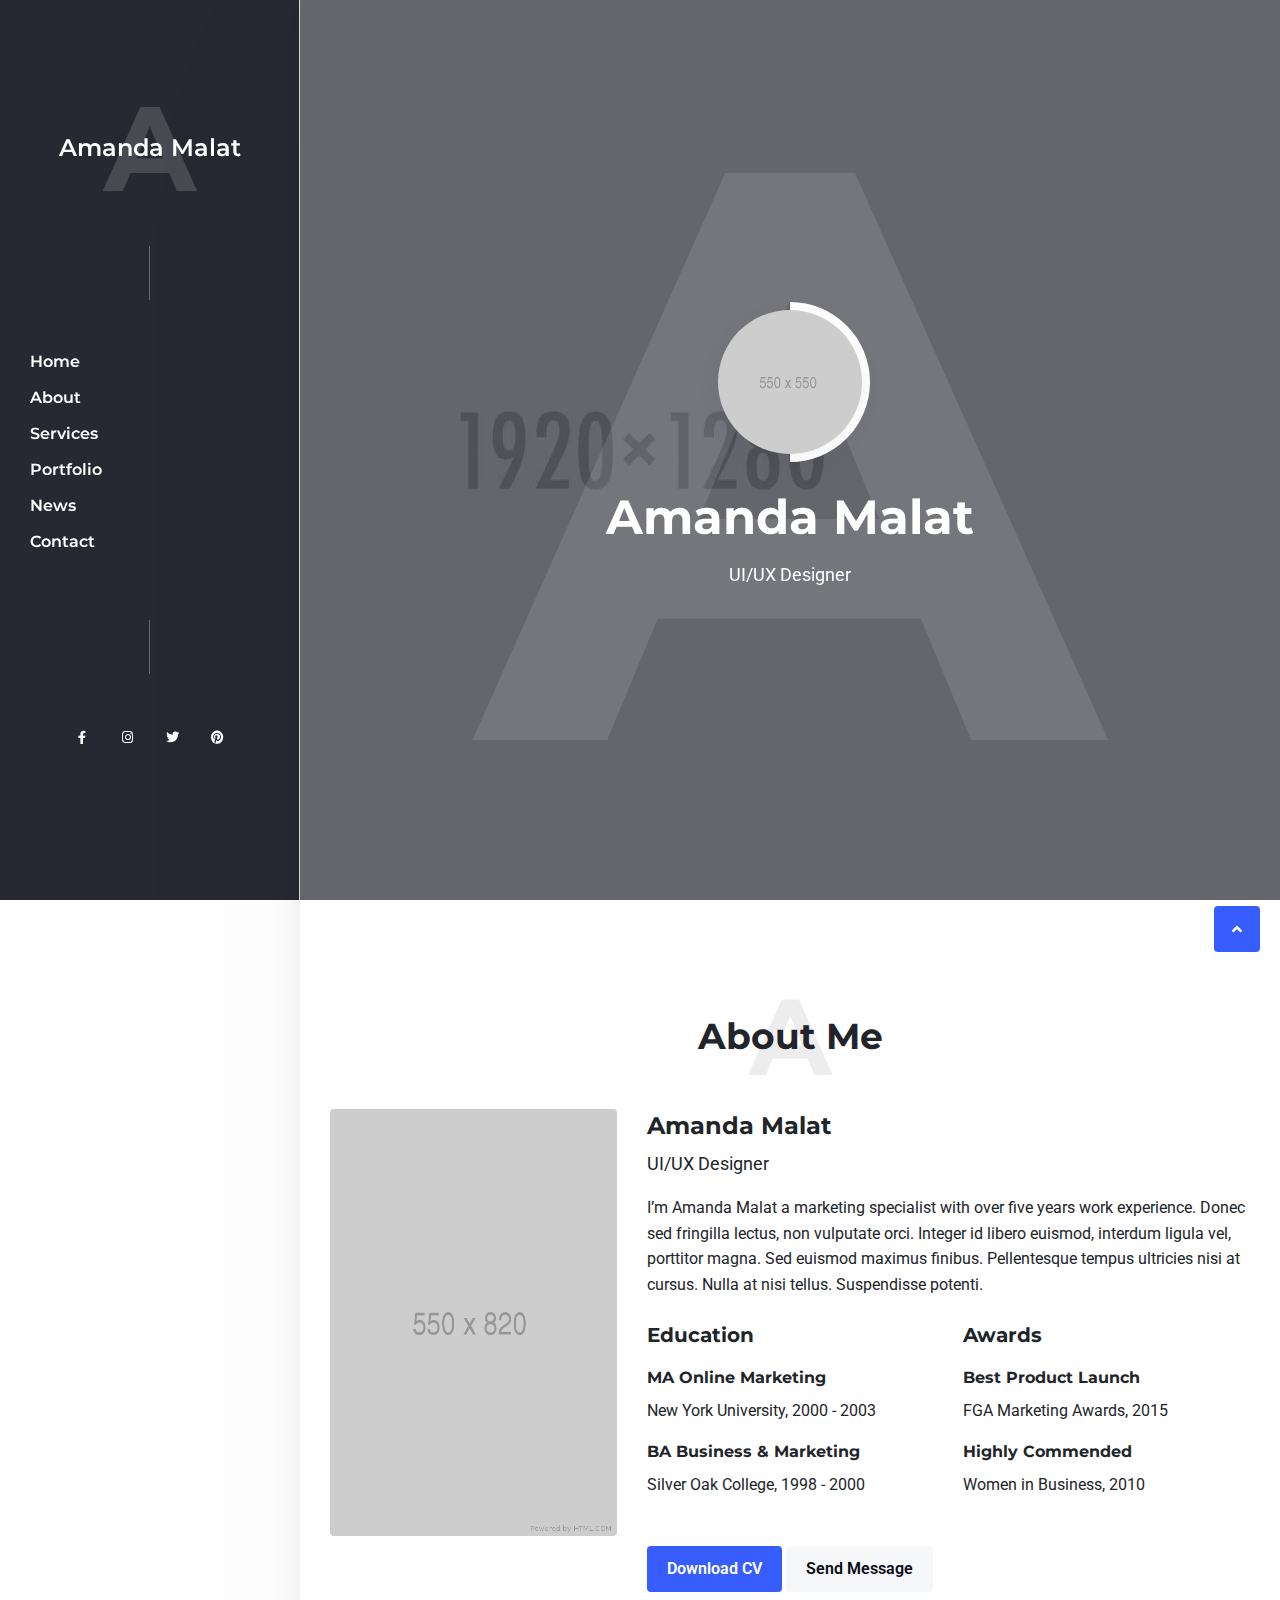
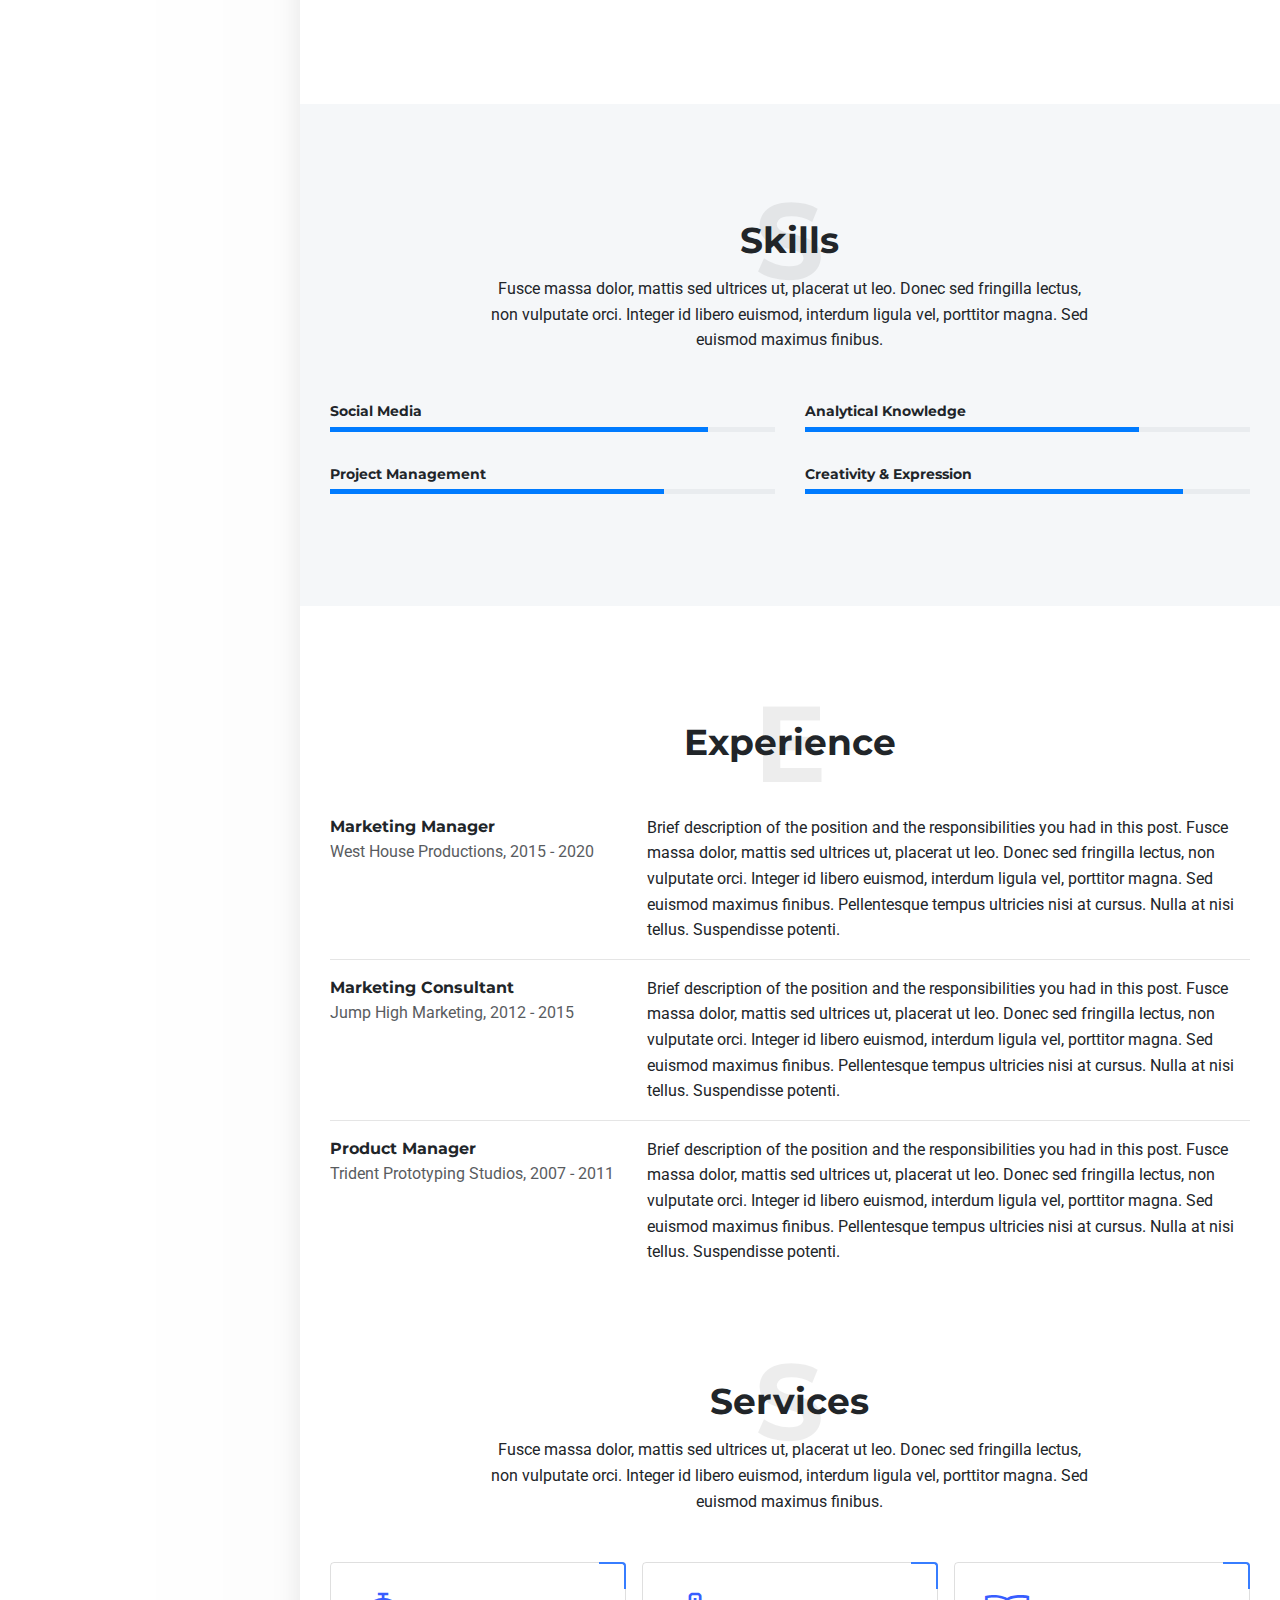
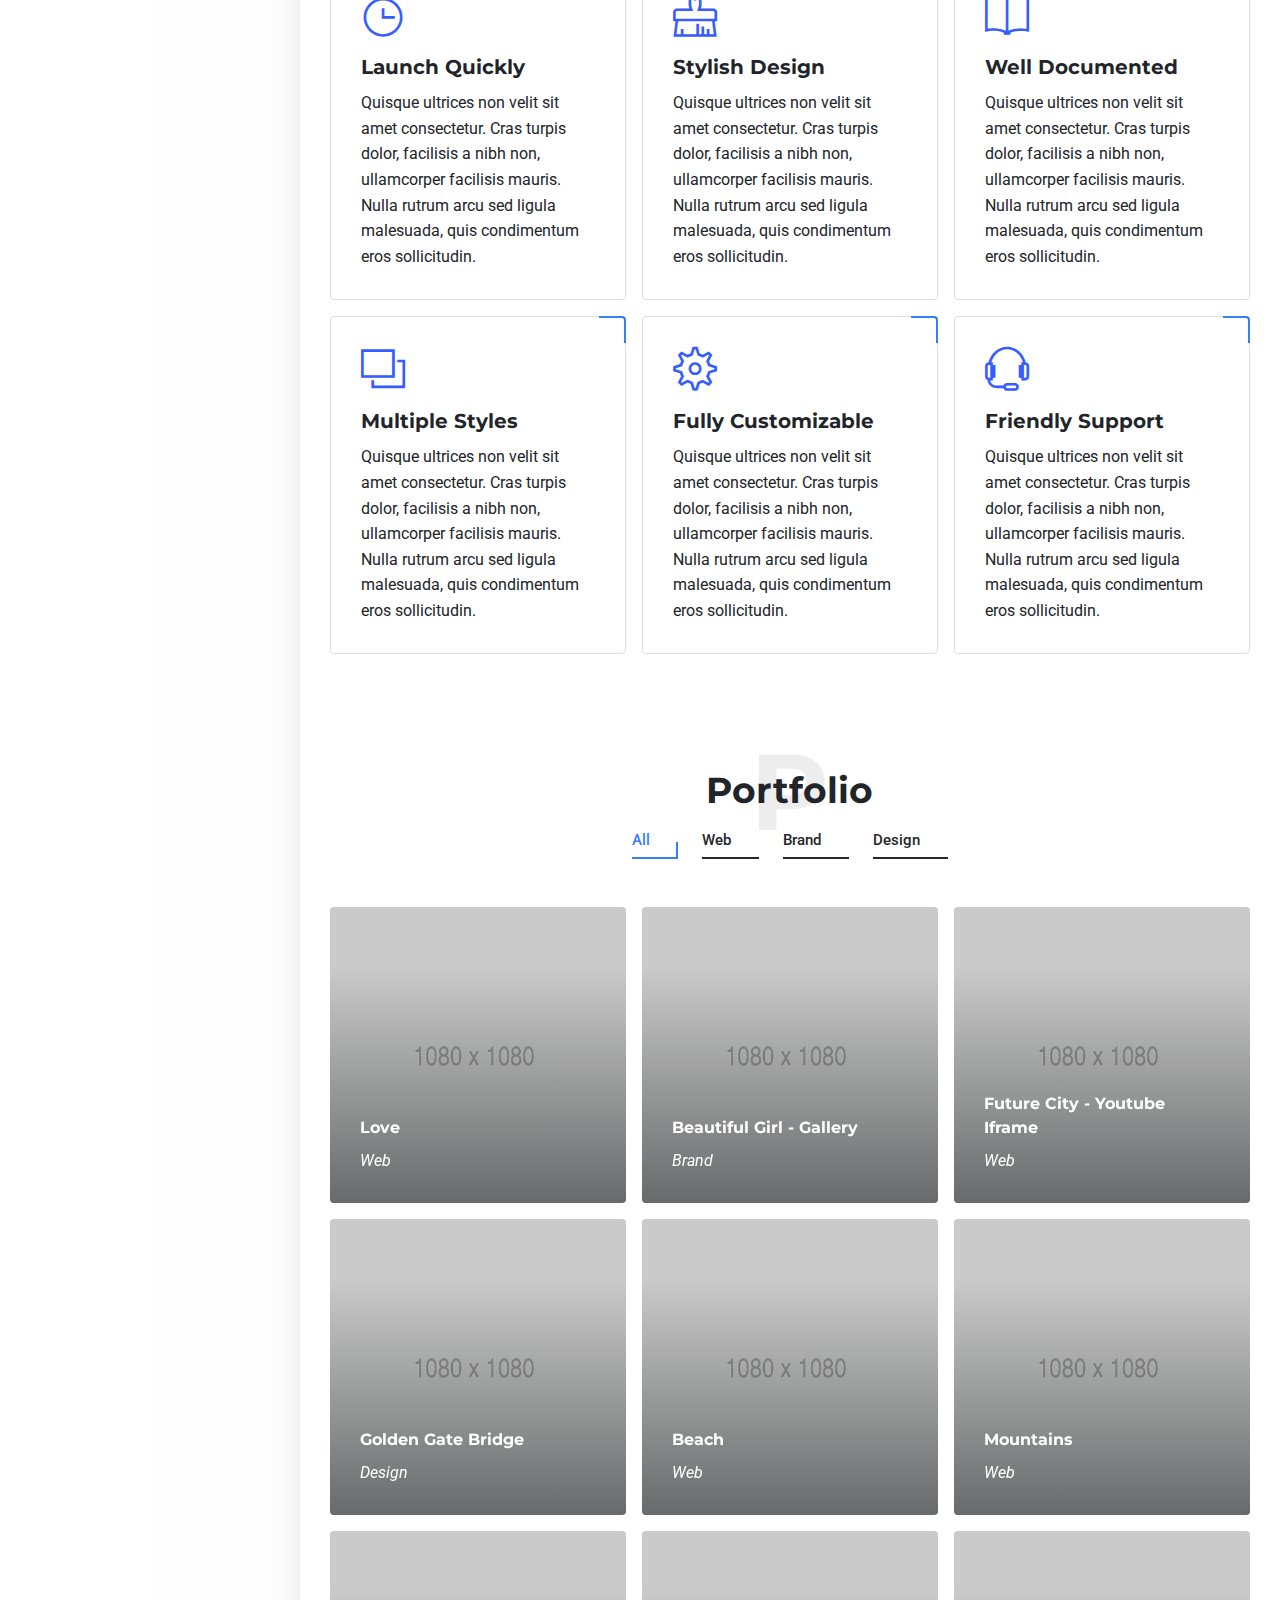
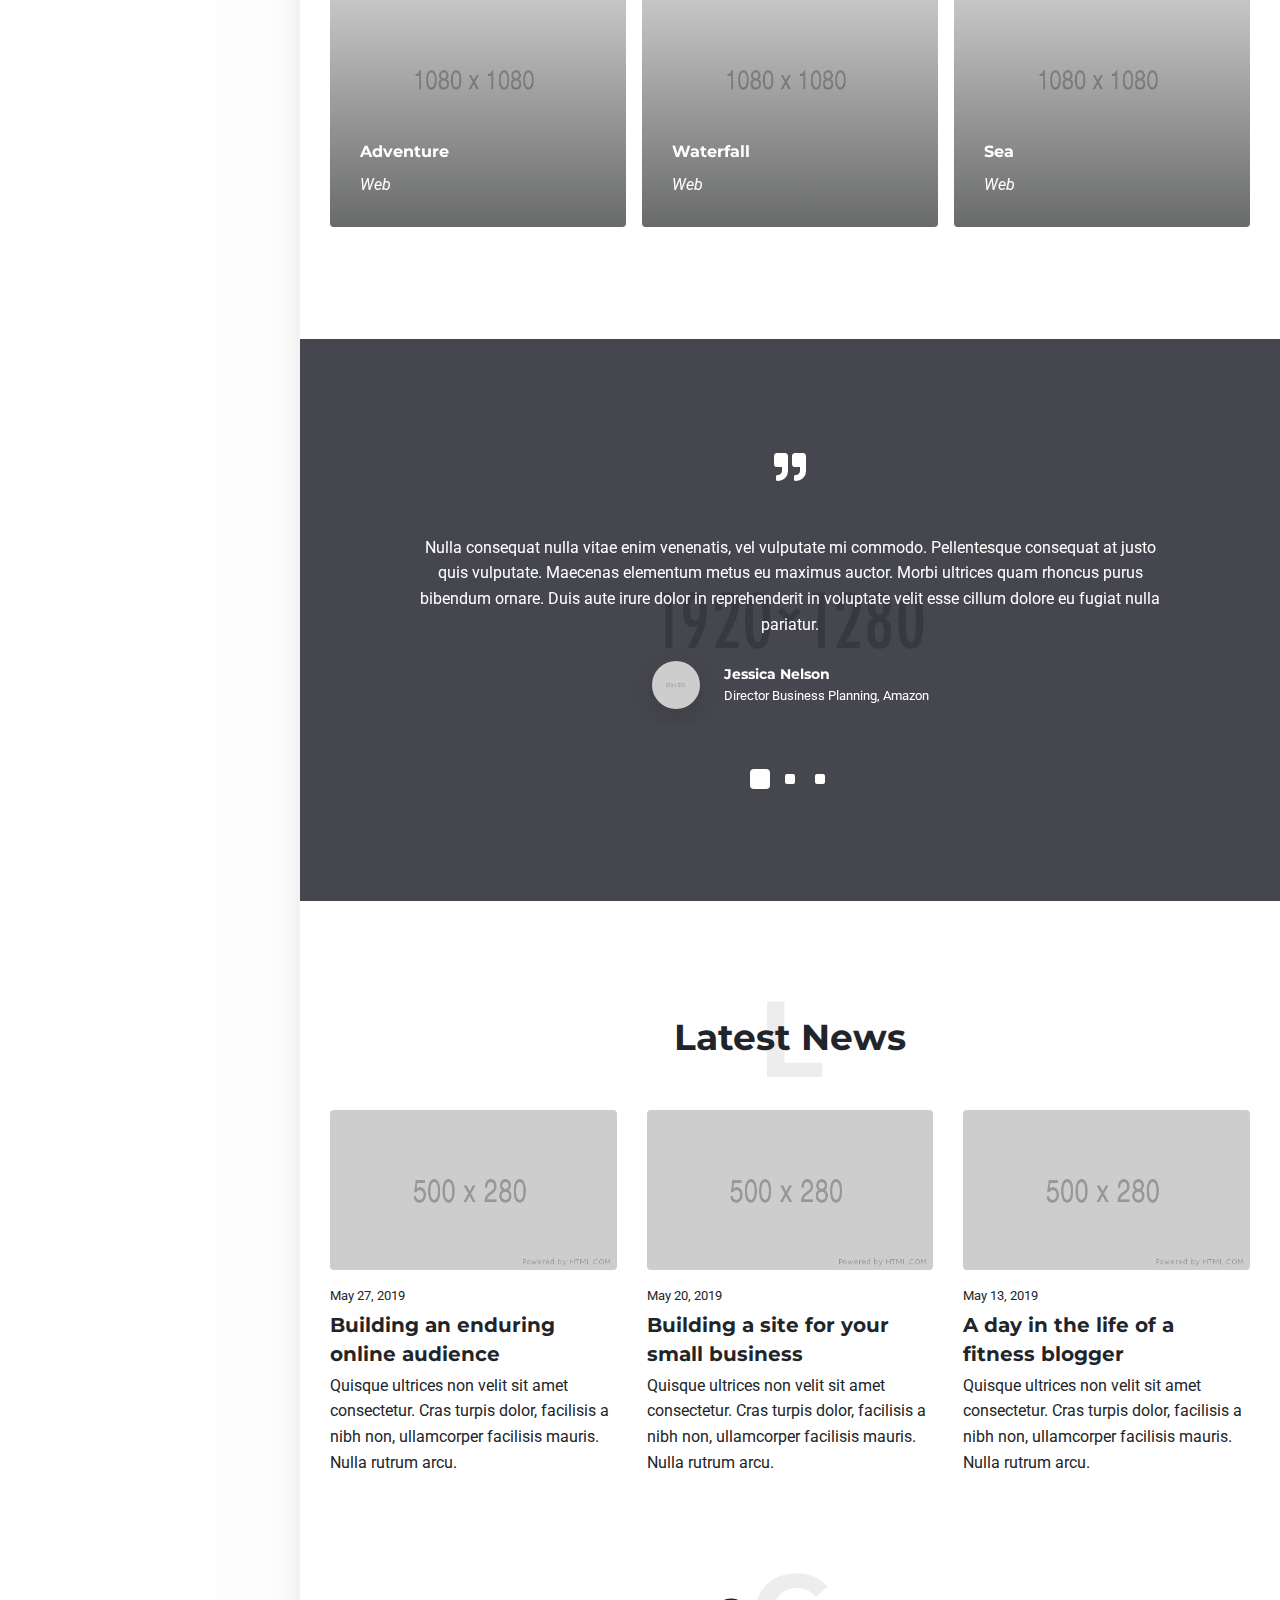
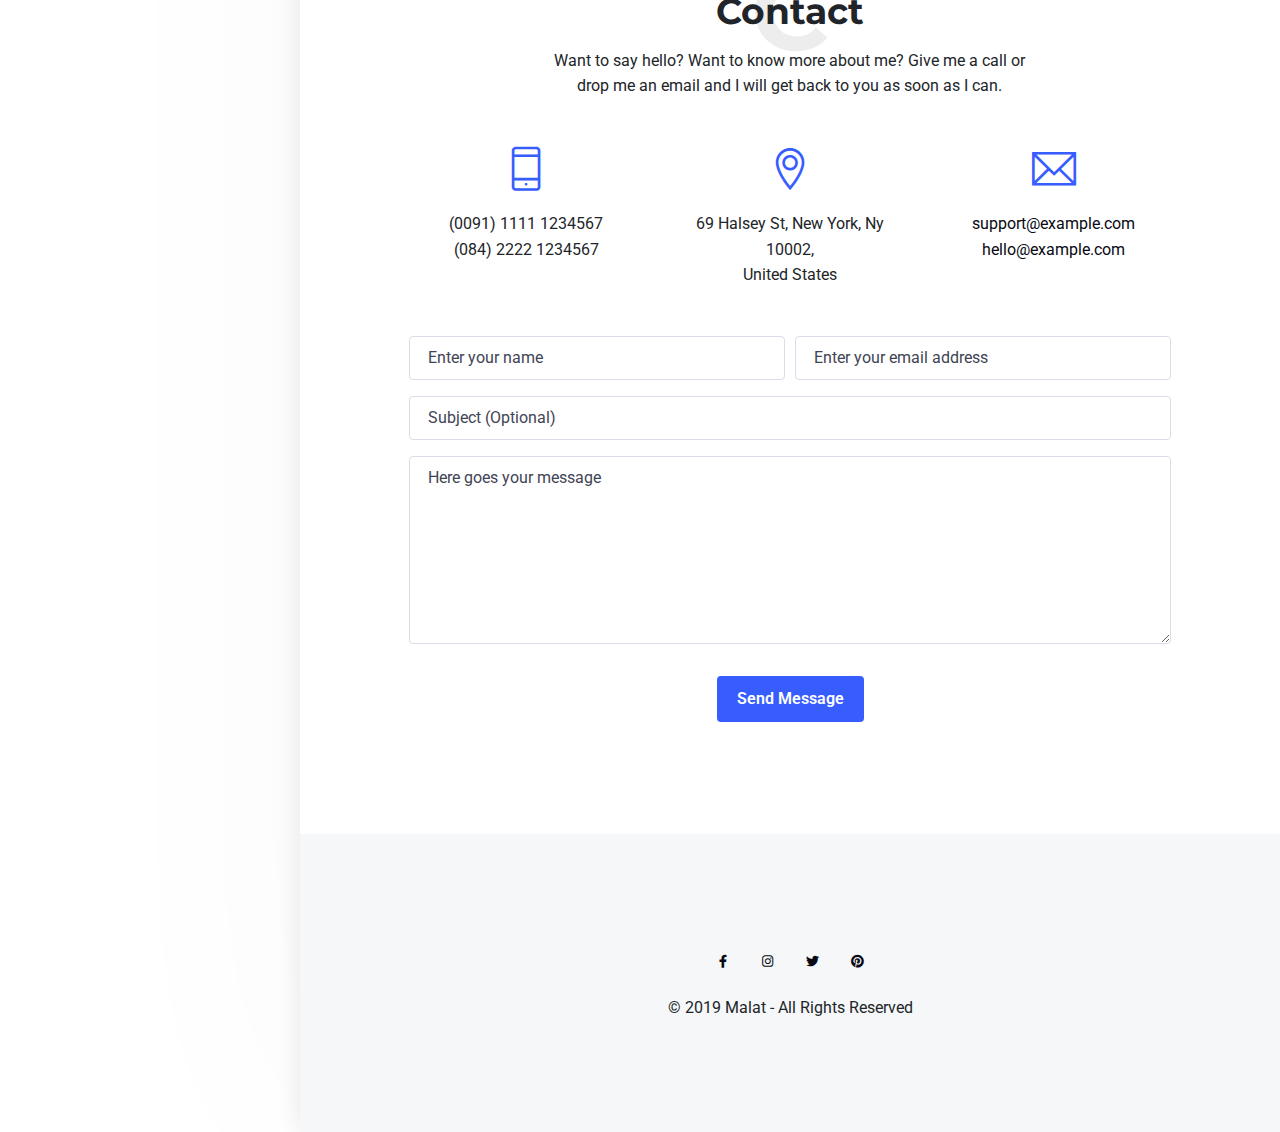
<file: ResumeProject/wwwroot/html/index.html>
﻿<!DOCTYPE html>
<html lang="en">
	<head>

		<!-- Title -->
		<title>Home 1 | Malat - Responsive Personal / Portfolio / Resume Template</title>

		<!-- Required Meta Tags -->
		<meta charset="utf-8">
		<meta name="viewport" content="width=device-width, initial-scale=1, shrink-to-fit=no">
		<meta name="description" content="Personal Portfolio HTML Template based on Bootstrap by Erilisdesign">
		<meta name="author" content="Erilisdesign.com">

		<!-- Base CSS -->
		<link rel="stylesheet" href="assets/vendor/bootstrap/dist/css/bootstrap.min.css">
		<link rel="stylesheet" href="assets/css/style.css">
		<link rel="stylesheet" href="assets/css/utilities.css">

		<link rel="stylesheet" href="assets/css/custom.css">

		<!-- Libs CSS -->
		<link rel="stylesheet" href="assets/vendor/slick/slick.min.css" type="text/css">
		<link rel="stylesheet" href="assets/vendor/vegas/vegas.min.css" type="text/css">
		<link rel="stylesheet" href="assets/vendor/featherlight/featherlight.min.css" type="text/css">
		<link rel="stylesheet" href="assets/vendor/featherlight/featherlight.gallery.min.css" type="text/css">
		<link rel="stylesheet" href="assets/vendor/fontawesome/css/all.min.css" type="text/css">
		<link rel="stylesheet" href="assets/vendor/themify-icons/css/themify-icons.css" type="text/css">

		<!-- Fonts -->
		<link href="https://fonts.googleapis.com/css2?family=Montserrat:wght@300;400;500;600;700&family=Roboto:wght@300;400;500;700&display=swap" rel="stylesheet">

	</head>
	<body>

		<div id="preloader" class="preloader">
			<div class="loader-status">
				<div class="spinner"></div>
			</div>
		</div>

		<div class="site-container">

			<div id="top"></div>

			<!-- Mobile logo -->
			<a href="#" class="mobile-logo mobile-logo-light">
				<div class="overlay">
					<div class="overlay-inner bg-dark opacity-50"></div>
				</div>
				<span>Amanda Malat</span>
			</a>

			<!-- Navigation toggle -->
			<button type="button" id="navigation-toggle" class="nav-toggle nav-toggle-light">
				<div class="overlay">
					<div class="overlay-inner bg-dark opacity-50"></div>
				</div>
				<span></span>
			</button>

			<!-- Site header -->
			<header class="site-header bg-transparent">
				<div class="header-inner">
					<div class="overlay">
						<div class="overlay-inner bg-dark opacity-85"></div>
					</div>
					<div class="header-brand">
						<!-- Logo -->
						<a href="#" class="logo">
							<span>Amanda Malat</span>
							<span class="title-letter text-white opacity-15">A</span>
						</a>
					</div>
					<div class="nav-divider mb-8"></div>
					<nav class="site-nav">
						<ul id="navigation">
							<li>
								<a href="#home" class="scrollto">Home</a>
							</li>
							<li>
								<a href="#about" class="scrollto">About</a>
							</li>
							<li>
								<a href="#services" class="scrollto">Services</a>
							</li>
							<li>
								<a href="#portfolio" class="scrollto">Portfolio</a>
							</li>
							<li>
								<a href="#news" class="scrollto">News</a>
							</li>
							<li>
								<a href="#contact" class="scrollto">Contact</a>
							</li>
						</ul>
					</nav>
					<div class="nav-divider my-8"></div>
					<nav>
						<ul class="list-inline text-center">
							<li class="list-inline-item">
								<a class="btn btn-sm btn-icon btn-outline-white border-0 rounded-circle" href="#">
									<span class="btn-icon-inner fab fa-facebook-f"></span>
								</a>
							</li>
							<li class="list-inline-item">
								<a class="btn btn-sm btn-icon btn-outline-white border-0 rounded-circle" href="#">
									<span class="btn-icon-inner fab fa-instagram"></span>
								</a>
							</li>
							<li class="list-inline-item">
								<a class="btn btn-sm btn-icon btn-outline-white border-0 rounded-circle" href="#">
									<span class="btn-icon-inner fab fa-twitter"></span>
								</a>
							</li>
							<li class="list-inline-item">
								<a class="btn btn-sm btn-icon btn-outline-white border-0 rounded-circle" href="#">
									<span class="btn-icon-inner fab fa-pinterest"></span>
								</a>
							</li>
						</ul>
					</nav>
				</div>
			</header>

			<!-- Header overlay -->
			<div class="header-overlay">
				<div class="overlay-inner bg-dark opacity-80"></div>
			</div>

			<!-- Back to top button -->
			<button type="button" id="backtotop" class="btn btn-primary btn-icon">
				<span class="btn-icon-inner fas fa-angle-up"></span>
			</button>

			<!-- Global cover background -->
			<div class="global-cover-bg">
				<div class="overlay-inner bg-image-holder bg-cover">
					<img src="demo/images/image-1.jpg" alt="background">
				</div>
			</div>

			<!-- Page wrapper -->
			<div class="page-wrapper">
				<div id="page-cover" class="page-cover">
					<div class="page-cover-wrapper-fixed">
						<div class="page-cover-bg">
							<div class="overlay-inner bg-dark opacity-55"></div>
						</div>
						<div class="page-cover-wrap">

							<section id="home" class="d-flex min-vh-100">
								<div class="container align-self-center text-white text-center">
									<div class="avatar avatar-xxl mb-6">
										<div class="avatar-shape avatar-shape-rounded bg-white mt-n2 mb-n2 mr-n2"></div>
										<img src="demo/images/avatar_small.jpg" alt="" class="avatar-img rounded-circle shadow-light">
									</div>
									<h1 class="mb-2 mb-lg-3">Amanda Malat</h1>
									<p class="lead mb-0">UI/UX Designer</p>
									<span class="cover-letter letter-xl text-white opacity-10">A</span>
								</div>
							</section>

						</div>
					</div>
				</div><!--end .page-cover -->

				<div class="page-content">

					<section id="about">
						<div class="container">
							<div class="section-title h2 text-center mb-8">
								<h2 class="mb-0">About Me</h2>
								<span class="title-letter">A</span>
							</div>
							<div class="row">
								<div class="col-md-6 col-lg-4 d-none d-lg-block">
									<img class="img-fluid w-100 rounded" src="demo/images/avatar.jpg" alt="">
								</div>
								<div class="col-lg-8">
									<h3>Amanda Malat</h3>
									<p class="lead">UI/UX Designer</p>
									<p class="mb-5">I’m Amanda Malat a marketing specialist with over five years work experience. Donec sed fringilla lectus, non vulputate orci. Integer id libero euismod, interdum ligula vel, porttitor magna. Sed euismod maximus finibus. Pellentesque tempus ultricies nisi at cursus. Nulla at nisi tellus. Suspendisse potenti.</p>
									<div class="row mb-8">
										<div class="col-md-6 mb-5 mb-md-0">
											<h4 class="mb-4">Education</h4>
											<p class="h5">MA Online Marketing</p>
											<p>New York University, 2000 - 2003</p>
											<p class="h5">BA Business & Marketing</p>
											<p>Silver Oak College, 1998 - 2000</p>
										</div>

										<div class="col-md-6">
											<h4 class="mb-4">Awards</h4>
											<p class="h5">Best Product Launch</p>
											<p>FGA Marketing Awards, 2015</p>
											<p class="h5">Highly Commended</p>
											<p>Women in Business, 2010</p>
										</div>
									</div>
									<a href="#" class="btn btn-primary">Download CV</a>
									<a href="#contact" class="btn btn-light scrollto">Send Message</a>
								</div>
							</div>
						</div>
					</section>

					<section id="skills" class="bg-light">
						<div class="container">
							<div class="row mb-8">
								<div class="col-lg-10 col-xl-8 mx-lg-auto text-center">
									<div class="section-title h2 mb-3">
										<h2 class="mb-0">Skills</h2>
										<span class="title-letter">S</span>
									</div>
									<p>Fusce massa dolor, mattis sed ultrices ut, placerat ut leo. Donec sed fringilla lectus, non vulputate orci. Integer id libero euismod, interdum ligula vel, porttitor magna. Sed euismod maximus finibus.</p>
								</div>
							</div>
							<div class="row">
								<div class="col-md-6 mb-4 mb-md-0">
									<p class="h6 mb-1">Social Media</p>
									<div class="progress mb-6 rounded-0" style="height:5px">
										<div class="progress-bar" role="progressbar" style="width: 85%" aria-valuenow="85" aria-valuemin="0" aria-valuemax="100"></div>
									</div>
									<p class="h6 mb-1">Project Management</p>
									<div class="progress rounded-0" style="height:5px">
										<div class="progress-bar" role="progressbar" style="width: 75%" aria-valuenow="75" aria-valuemin="0" aria-valuemax="100"></div>
									</div>
								</div>
								<div class="col-md-6">
									<p class="h6 mb-1">Analytical Knowledge</p>
									<div class="progress mb-6 rounded-0" style="height:5px">
										<div class="progress-bar" role="progressbar" style="width: 75%" aria-valuenow="75" aria-valuemin="0" aria-valuemax="100"></div>
									</div>
									<p class="h6 mb-1">Creativity & Expression</p>
									<div class="progress rounded-0" style="height:5px">
										<div class="progress-bar" role="progressbar" style="width: 85%" aria-valuenow="85" aria-valuemin="0" aria-valuemax="100"></div>
									</div>
								</div>
							</div>
						</div>
					</section>

					<section id="experience" class="pb-0">
						<div class="container">
							<div class="section-title h2 text-center mb-8">
								<h2 class="mb-0">Experience</h2>
								<span class="title-letter">E</span>
							</div>

							<div class="row">
								<div class="col-lg-4 mb-1 mb-lg-0">
									<p class="h5 mb-0">Marketing Manager</p>
									<p class="opacity-75">West House Productions, 2015 - 2020</p>
								</div>
								<div class="col-lg-8">
									<p>Brief description of the position and the responsibilities you had in this post. Fusce massa dolor, mattis sed ultrices ut, placerat ut leo. Donec sed fringilla lectus, non vulputate orci. Integer id libero euismod, interdum ligula vel, porttitor magna. Sed euismod maximus finibus. Pellentesque tempus ultricies nisi at cursus. Nulla at nisi tellus. Suspendisse potenti.</p>
								</div>
							</div>

							<hr/>

							<div class="row">
								<div class="col-lg-4 mb-1 mb-lg-0">
									<p class="h5 mb-0">Marketing Consultant</p>
									<p class="opacity-75">Jump High Marketing, 2012 - 2015</p>
								</div>
								<div class="col-lg-8">
									<p>Brief description of the position and the responsibilities you had in this post. Fusce massa dolor, mattis sed ultrices ut, placerat ut leo. Donec sed fringilla lectus, non vulputate orci. Integer id libero euismod, interdum ligula vel, porttitor magna. Sed euismod maximus finibus. Pellentesque tempus ultricies nisi at cursus. Nulla at nisi tellus. Suspendisse potenti.</p>
								</div>
							</div>

							<hr/>

							<div class="row">
								<div class="col-lg-4 mb-1 mb-lg-0">
									<p class="h5 mb-0">Product Manager</p>
									<p class="opacity-75">Trident Prototyping Studios, 2007 - 2011</p>
								</div>
								<div class="col-lg-8">
									<p>Brief description of the position and the responsibilities you had in this post. Fusce massa dolor, mattis sed ultrices ut, placerat ut leo. Donec sed fringilla lectus, non vulputate orci. Integer id libero euismod, interdum ligula vel, porttitor magna. Sed euismod maximus finibus. Pellentesque tempus ultricies nisi at cursus. Nulla at nisi tellus. Suspendisse potenti.</p>
								</div>
							</div>
						</div>
					</section>

					<section id="services" class="pb-0">
						<div class="container">
							<div class="row mb-8">
								<div class="col-lg-10 col-xl-8 mx-lg-auto text-center">
									<div class="section-title h2 mb-3">
										<h2 class="mb-0">Services</h2>
										<span class="title-letter">S</span>
									</div>
									<p>Fusce massa dolor, mattis sed ultrices ut, placerat ut leo. Donec sed fringilla lectus, non vulputate orci. Integer id libero euismod, interdum ligula vel, porttitor magna. Sed euismod maximus finibus.</p>
								</div>
							</div>
							<div class="row my-n2 mx-sm-n2">
								<div class="col-md-6 col-xl-4 py-2 px-md-2">
									<div class="feature-block feature-boxed feature-decorated">
										<div class="feature-icon text-primary mb-3">
											<div>
												<i class="ti-timer"></i>
											</div>
										</div>
										<h3 class="h4 mb-2">Launch Quickly</h3>
										<p>Quisque ultrices non velit sit amet consectetur. Cras turpis dolor, facilisis a nibh non, ullamcorper facilisis mauris. Nulla rutrum arcu sed ligula malesuada, quis condimentum eros sollicitudin.</p>
									</div>
								</div>

								<div class="col-md-6 col-xl-4 py-2 px-md-2">
									<div class="feature-block feature-boxed feature-decorated">
										<div class="feature-icon text-primary mb-3">
											<div>
												<i class="ti-brush-alt"></i>
											</div>
										</div>
										<h3 class="h4 mb-2">Stylish Design</h3>
										<p>Quisque ultrices non velit sit amet consectetur. Cras turpis dolor, facilisis a nibh non, ullamcorper facilisis mauris. Nulla rutrum arcu sed ligula malesuada, quis condimentum eros sollicitudin.</p>
									</div>
								</div>

								<div class="col-md-6 col-xl-4 py-2 px-md-2">
									<div class="feature-block feature-boxed feature-decorated">
										<div class="feature-icon text-primary mb-3">
											<div>
												<i class="ti-book"></i>
											</div>
										</div>
										<h3 class="h4 mb-2">Well Documented</h3>
										<p>Quisque ultrices non velit sit amet consectetur. Cras turpis dolor, facilisis a nibh non, ullamcorper facilisis mauris. Nulla rutrum arcu sed ligula malesuada, quis condimentum eros sollicitudin.</p>
									</div>
								</div>

								<div class="col-md-6 col-xl-4 py-2 px-md-2">
									<div class="feature-block feature-boxed feature-decorated">
										<div class="feature-icon text-primary mb-3">
											<div>
												<i class="ti-layers"></i>
											</div>
										</div>
										<h3 class="h4 mb-2">Multiple Styles</h3>
										<p>Quisque ultrices non velit sit amet consectetur. Cras turpis dolor, facilisis a nibh non, ullamcorper facilisis mauris. Nulla rutrum arcu sed ligula malesuada, quis condimentum eros sollicitudin.</p>
									</div>
								</div>

								<div class="col-md-6 col-xl-4 py-2 px-md-2">
									<div class="feature-block feature-boxed feature-decorated">
										<div class="feature-icon text-primary mb-3">
											<div>
												<i class="ti-settings"></i>
											</div>
										</div>
										<h3 class="h4 mb-2">Fully Customizable</h3>
										<p>Quisque ultrices non velit sit amet consectetur. Cras turpis dolor, facilisis a nibh non, ullamcorper facilisis mauris. Nulla rutrum arcu sed ligula malesuada, quis condimentum eros sollicitudin.</p>
									</div>
								</div>

								<div class="col-md-6 col-xl-4 py-2 px-md-2">
									<div class="feature-block feature-boxed feature-decorated">
										<div class="feature-icon text-primary mb-3">
											<div>
												<i class="ti-headphone-alt"></i>
											</div>
										</div>
										<h3 class="h4 mb-2">Friendly Support</h3>
										<p>Quisque ultrices non velit sit amet consectetur. Cras turpis dolor, facilisis a nibh non, ullamcorper facilisis mauris. Nulla rutrum arcu sed ligula malesuada, quis condimentum eros sollicitudin.</p>
									</div>
								</div>
							</div>
						</div>
					</section>

					<section id="portfolio">
						<div class="container">
							<div class="row mb-8">
								<div class="col-lg-10 col-xl-8 mx-lg-auto text-center">
									<div class="section-title h2 mb-3">
										<h2 class="mb-0">Portfolio</h2>
										<span class="title-letter">P</span>
									</div>
									<nav class="portfolio-filter isotope-filter">
										<ul class="justify-content-center">
											<li><a href="#" class="active" data-filter="*">All</a></li>
											<li><a href="#" data-filter=".web">Web</a></li>
											<li><a href="#" data-filter=".brand">Brand</a></li>
											<li><a href="#" data-filter=".design">Design</a></li>
										</ul>
									</nav>
								</div>
							</div>
						</div>
						<div class="container">
							<div class="portfolio-container isotope-container row my-n2 mx-sm-n2">
								<div class="isotope-item col-sm-6 col-lg-4 py-2 px-sm-2 web">
									<div class="portfolio-item details-inside">
										<a href="portfolio-single-1.html">
											<div class="item-media">
												<img src="demo/images/portfolio/project-1.jpg" alt="">
											</div>
											<div class="item-overlay bg-dark"></div>
											<div class="item-details">
												<h4 class="h5">Love</h4>
												<p class="font-italic">Web</p>
											</div>
										</a>
									</div>
								</div>

								<div class="isotope-item col-sm-6 col-lg-4 py-2 px-sm-2 brand">
									<div class="portfolio-item details-inside">
										<a href="portfolio-single-2.html">
											<div class="item-media">
												<img src="demo/images/portfolio/project-2.jpg" alt="">
											</div>
											<div class="item-overlay bg-dark"></div>
											<div class="item-details">
												<h4 class="h5">Beautiful Girl - Gallery</h4>
												<p class="font-italic">Brand</p>
											</div>
										</a>
									</div>
								</div>

								<div class="isotope-item col-sm-6 col-lg-4 py-2 px-sm-2 web">
									<div class="portfolio-item details-inside">
										<a href="portfolio-single-3.html">
											<div class="item-media">
												<img src="demo/images/portfolio/project-3.jpg" alt="">
											</div>
											<div class="item-overlay bg-dark"></div>
											<div class="item-details text-white">
												<h4 class="h5">Future City - Youtube Iframe</h4>
												<p class="font-italic">Web</p>
											</div>
										</a>
									</div>
								</div>

								<div class="isotope-item col-sm-6 col-lg-4 py-2 px-sm-2 design">
									<div class="portfolio-item details-inside">
										<a href="portfolio-single-2.html">
											<div class="item-media">
												<img src="demo/images/portfolio/project-4.jpg" alt="">
											</div>
											<div class="item-overlay bg-dark"></div>
											<div class="item-details text-white">
												<h4 class="h5">Golden Gate Bridge</h4>
												<p class="font-italic">Design</p>
											</div>
										</a>
									</div>
								</div>

								<div class="isotope-item col-sm-6 col-lg-4 py-2 px-sm-2 web">
									<div class="portfolio-item details-inside">
										<a href="portfolio-single-1.html">
											<div class="item-media">
												<img src="demo/images/portfolio/project-9.jpg" alt="">
												</div>
											<div class="item-overlay bg-dark"></div>
											<div class="item-details text-white">
												<h4 class="h5">Beach</h4>
												<p class="font-italic">Web</p>
											</div>
										</a>
									</div>
								</div>

								<div class="isotope-item col-sm-6 col-lg-4 py-2 px-sm-2 web">
									<div class="portfolio-item details-inside">
										<a href="portfolio-single-3.html">
											<div class="item-media">
												<img src="demo/images/portfolio/project-6.jpg" alt="">
											</div>
											<div class="item-overlay bg-dark"></div>
											<div class="item-details text-white">
												<h4 class="h5">Mountains</h4>
												<p class="font-italic">Web</p>
											</div>
										</a>
									</div>
								</div>

								<div class="isotope-item col-sm-6 col-lg-4 py-2 px-sm-2 web">
									<div class="portfolio-item details-inside">
										<a href="portfolio-single-1.html">
											<div class="item-media">
												<img src="demo/images/portfolio/project-10.jpg" alt="">
											</div>
											<div class="item-overlay bg-dark"></div>
											<div class="item-details text-white">
												<h4 class="h5">Adventure</h4>
												<p class="font-italic">Web</p>
											</div>
										</a>
									</div>
								</div>

								<div class="isotope-item col-sm-6 col-lg-4 py-2 px-sm-2 web">
									<div class="portfolio-item details-inside">
										<a href="portfolio-single-2.html">
											<div class="item-media">
												<img src="demo/images/portfolio/project-11.jpg" alt="">
											</div>
											<div class="item-overlay bg-dark"></div>
											<div class="item-details text-white">
												<h4 class="h5">Waterfall</h4>
												<p class="font-italic">Web</p>
											</div>
										</a>
									</div>
								</div>

								<div class="isotope-item col-sm-6 col-lg-4 py-2 px-sm-2 web">
									<div class="portfolio-item details-inside">
										<a href="portfolio-single-1.html">
											<div class="item-media">
												<img src="demo/images/portfolio/project-5.jpg" alt="">
											</div>
											<div class="item-overlay bg-dark"></div>
											<div class="item-details text-white">
												<h4 class="h5">Sea</h4>
												<p class="font-italic">Web</p>
											</div>
										</a>
									</div>
								</div>
							</div><!-- .portfolio-container end -->
						</div>
					</section>

					<section>
						<div class="overlay">
							<div class="overlay-inner bg-image-holder bg-cover bg-center">
								<img src="demo/images/image-5.jpg" alt="background">
							</div>
							<div class="overlay-inner bg-dark opacity-70"></div>
						</div>
						<div class="container">
							<div class="row">
								<div class="col-lg-11 col-xl-10 mx-lg-auto text-center text-white">
									<div class="slider dots-light dots-outside" data-slick='{"dots":true,"arrows":false}'>
										<div>
											<div class="icon icon-5x mb-8">
												<i class="fa fa-quote-right"></i>
											</div>
											<blockquote>
												<p class="mb-5">Nulla consequat nulla vitae enim venenatis, vel vulputate mi commodo. Pellentesque consequat at justo quis vulputate. Maecenas elementum metus eu maximus auctor. Morbi ultrices quam rhoncus purus bibendum ornare. Duis aute irure dolor in reprehenderit in voluptate velit esse cillum dolore eu fugiat nulla pariatur. </p>
												<footer class="d-flex justify-content-center align-items-center w-lg-50 mx-auto text-left">
																										<div class="avatar">
														<img src="demo/images/avatar_small.jpg" alt="" class="avatar-img rounded-circle shadow-dark">
													</div>
													<div class="ml-5">
														<h4 class="h6 mb-0">Jessica Nelson</h4>
														<small class="d-block">Director Business Planning, Amazon</small>
													</div>
												</footer>
											</blockquote>
										</div>

										<div>
											<div class="icon icon-5x mb-8">
												<i class="fa fa-quote-right"></i>
											</div>
											<blockquote>
												<p class="mb-5">Ut enim ad minim veniam, quis nostrud exercitation ullamco laboris nisi ut aliquip ex ea commodo consequat. Duis aute irure dolor in reprehenderit in voluptate velit esse cillum dolore eu fugiat nulla pariatur. Excepteur sint occaecat cupidatat non proident, sunt in culpa qui officia deserunt mollit anim id est laborum.</p>
												<footer class="d-flex justify-content-center align-items-center w-lg-50 mx-auto text-left">
																										<div class="avatar">
														<img src="demo/images/avatar_small.jpg" alt="" class="avatar-img rounded-circle shadow-dark">
													</div>
													<div class="ml-5">
														<h4 class="h6 mb-0">Jessica Nelson</h4>
														<small class="d-block">Director Business Planning, Amazon</small>
													</div>
												</footer>
											</blockquote>
										</div>

										<div>
											<div class="icon icon-5x mb-8">
												<i class="fa fa-quote-right"></i>
											</div>
											<blockquote>
												<p class="mb-5">Ut enim ad minim veniam, quis nostrud exercitation ullamco laboris nisi ut aliquip ex ea commodo consequat. Duis aute irure dolor in reprehenderit in voluptate velit esse cillum dolore eu fugiat nulla pariatur. Excepteur sint occaecat cupidatat non proident, sunt in culpa qui officia deserunt mollit anim id est laborum.</p>
												<footer class="d-flex justify-content-center align-items-center w-lg-50 mx-auto text-left">
																										<div class="avatar">
														<img src="demo/images/avatar_small.jpg" alt="" class="avatar-img rounded-circle shadow-dark">
													</div>
													<div class="ml-5">
														<h4 class="h6 mb-0">Jessica Nelson</h4>
														<small class="d-block">Director Business Planning, Amazon</small>
													</div>
												</footer>
											</blockquote>
										</div>
									</div>
								</div>
							</div>
						</div>
					</section>

					<section id="news" class="pb-0">
						<div class="container">
							<div class="section-title h2 text-center mb-8">
								<h2 class="mb-0">Latest News</h2>
								<span class="title-letter">L</span>
							</div>
							<div class="row">
								<div class="col-sm-6 col-md-4 mb-4 mb-md-0">
									<article class="news-block border-0">
										<div class="news-body p-0">
											<div class="mb-4">
												<img class="img-fluid w-100 rounded" src="demo/images/blog/blog-1.jpg" alt="">
											</div>
											<small class="d-block mb-1">May 27, 2019</small>
											<h2 class="h4 mb-1">
												<a href="single-article.html">Building an enduring online audience</a>
											</h2>
											<p>Quisque ultrices non velit sit amet consectetur. Cras turpis dolor, facilisis a nibh non, ullamcorper facilisis mauris. Nulla rutrum arcu.</p>
										</div>
									</article>
								</div>

								<div class="col-sm-6 col-md-4 mb-4 mb-md-0">
									<article class="news-block border-0">
										<div class="news-body p-0">
											<div class="mb-4">
												<img class="img-fluid w-100 rounded" src="demo/images/blog/blog-2.jpg" alt="">
											</div>
											<small class="d-block mb-1">May 20, 2019</small>
											<h2 class="h4 mb-1">
												<a href="single-article.html">Building a site for your small business</a>
											</h2>
											<p>Quisque ultrices non velit sit amet consectetur. Cras turpis dolor, facilisis a nibh non, ullamcorper facilisis mauris. Nulla rutrum arcu.</p>
										</div>
									</article>
								</div>

								<div class="col-sm-6 col-md-4">
									<article class="news-block border-0">
										<div class="news-body p-0">
											<div class="mb-4">
												<img class="img-fluid w-100 rounded" src="demo/images/blog/blog-3.jpg" alt="">
											</div>
											<small class="d-block mb-1">May 13, 2019</small>
											<h2 class="h4 mb-1">
												<a href="single-article.html">A day in the life of a fitness blogger</a>
											</h2>
											<p>Quisque ultrices non velit sit amet consectetur. Cras turpis dolor, facilisis a nibh non, ullamcorper facilisis mauris. Nulla rutrum arcu.</p>
										</div>
									</article>
								</div>
							</div>
						</div>
					</section>

					<section id="contact">
						<div class="container">
							<div class="row">
								<div class="col-lg-10 mx-lg-auto">
									<div class="row mb-8">
										<div class="col-lg-8 mx-lg-auto text-center">
											<div class="section-title h2 mb-3">
												<h2 class="mb-0">Contact</h2>
												<span class="title-letter">C</span>
											</div>
											<p>Want to say hello? Want to know more about me? Give me a call or drop me an email and I will get back to you as soon as I can.</p>
										</div>
									</div>
									<div class="row mb-8">
										<div class="col-md-4 mb-5 mb-md-0">
											<div class="feature-block">
												<div class="feature-icon text-primary mb-4">
													<div class="mx-auto">
														<i class="ti-mobile"></i>
													</div>
												</div>
												<p class="text-center">(0091) 1111 1234567<br/>
												(084) 2222 1234567</p>
											</div>
										</div>

										<div class="col-md-4 mb-5 mb-md-0">
											<div class="feature-block">
												<div class="feature-icon text-primary mb-4">
													<div class="mx-auto">
														<i class="ti-location-pin"></i>
													</div>
												</div>
												<p class="text-center">69 Halsey St, New York, Ny 10002,<br/>
												United States</p>
											</div>
										</div>

										<div class="col-md-4">
											<div class="feature-block">
												<div class="feature-icon text-primary mb-4">
													<div class="mx-auto">
														<i class="ti-email"></i>
													</div>
												</div>
												<p class="text-center"><a href="mailto:support@example.com" class="text-dark">support@example.com</a><br/>
												<a href="mailto:hello@example.com" class="text-dark">hello@example.com</a></p>
											</div>
										</div>
									</div>
									<div class="contact-form">
										<form class="mb-0" id="cf" name="cf" action="include/sendemail.php" method="post" autocomplete="off">
											<div class="form-row">
												<div class="form-process"></div>

												<div class="col-12 col-md-6">
													<div class="form-group error-text-white">
														<input type="text" id="cf-name" name="cf-name" placeholder="Enter your name" class="form-control required">
													</div>
												</div>

												<div class="col-12 col-md-6">
													<div class="form-group error-text-white">
														<input type="email" id="cf-email" name="cf-email" placeholder="Enter your email address" class="form-control required">
													</div>
												</div>

												<div class="col-12">
													<div class="form-group error-text-white">
														<input type="text" id="cf-subject" name="cf-subject" placeholder="Subject (Optional)" class="form-control">
													</div>
												</div>

												<div class="col-12 mb-4">
													<div class="form-group error-text-white">
														<textarea name="cf-message" id="cf-message" placeholder="Here goes your message" class="form-control required" rows="7"></textarea>
													</div>
												</div>

												<div class="col-12 d-none">
													<input type="text" id="cf-botcheck" name="cf-botcheck" value="" class="form-control" />
												</div>

												<div class="col-12 text-center">
													<button class="btn btn-primary" type="submit" id="cf-submit" name="cf-submit">Send Message</button>
												</div>
											</div>
										</form>
										<div class="contact-form-result text-center"></div>
									</div>
								</div>
							</div>
						</div>
					</section>

					<!-- Site footer -->
					<footer class="site-footer bg-light">
						<div class="container">
							<nav class="mb-3">
								<ul class="list-inline text-center">
									<li class="list-inline-item">
										<a class="btn btn-sm btn-icon btn-outline-dark border-0 rounded-circle" href="#">
											<span class="btn-icon-inner fab fa-facebook-f"></span>
										</a>
									</li>
									<li class="list-inline-item">
										<a class="btn btn-sm btn-icon btn-outline-dark border-0 rounded-circle" href="#">
											<span class="btn-icon-inner fab fa-instagram"></span>
										</a>
									</li>
									<li class="list-inline-item">
										<a class="btn btn-sm btn-icon btn-outline-dark border-0 rounded-circle" href="#">
											<span class="btn-icon-inner fab fa-twitter"></span>
										</a>
									</li>
									<li class="list-inline-item">
										<a class="btn btn-sm btn-icon btn-outline-dark border-0 rounded-circle" href="#">
											<span class="btn-icon-inner fab fa-pinterest"></span>
										</a>
									</li>
								</ul>
							</nav>
							<p class="text-center">© 2019 Malat - All Rights Reserved</p>
						</div>
					</footer>

				</div><!--end .page-content -->
			</div><!-- end .page-wrapper -->

		</div>

		<!-- Libs JS -->
		<script src="assets/vendor/jquery/dist/jquery.min.js"></script>
		<script src="assets/vendor/popper.js/dist/popper.min.js"></script>
		<script src="assets/vendor/bootstrap/dist/js/bootstrap.min.js"></script>
		<script src="assets/vendor/jquery.easing/jquery.easing.min.js"></script>
		<script src="assets/vendor/jquery-validation/dist/jquery.validate.min.js"></script>
		<script src="assets/vendor/jquery-form/dist/jquery.form.min.js"></script>
		<script src="assets/vendor/imagesloaded/imagesloaded.pkgd.min.js"></script>
		<script src="assets/vendor/isotope/dist/isotope.pkgd.min.js"></script>
		<script src="assets/vendor/featherlight/jquery.detect_swipe.js"></script>
		<script src="assets/vendor/featherlight/featherlight.min.js"></script>
		<script src="assets/vendor/featherlight/featherlight.gallery.min.js"></script>
		<script src="assets/vendor/slick/slick.min.js"></script>
		<script src="assets/vendor/vegas/vegas.min.js"></script>
		<script src="assets/vendor/typed.js/typed.min.js"></script>
		<script src="assets/vendor/granim.js/dist/granim.min.js"></script>

		<!-- Theme JS -->
		<script src="assets/js/main.js"></script>

	</body>
</html>
</file>
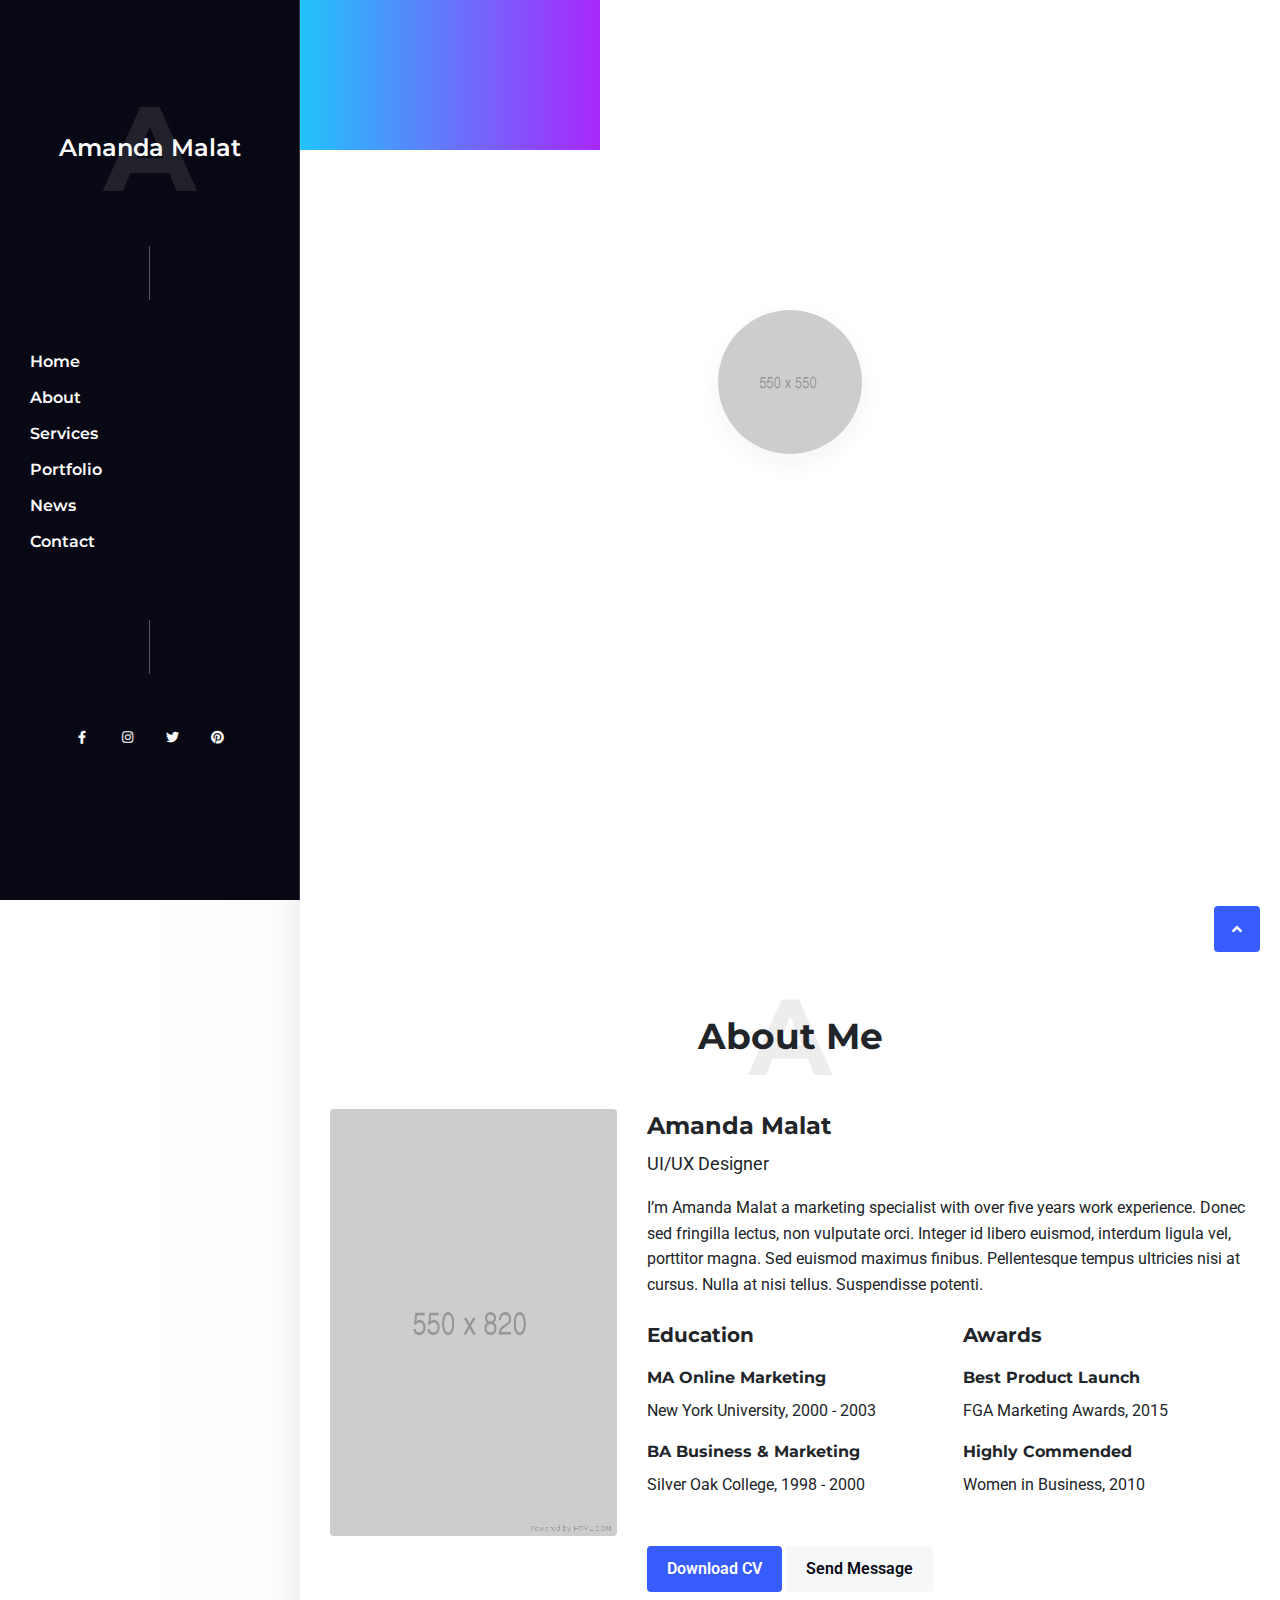
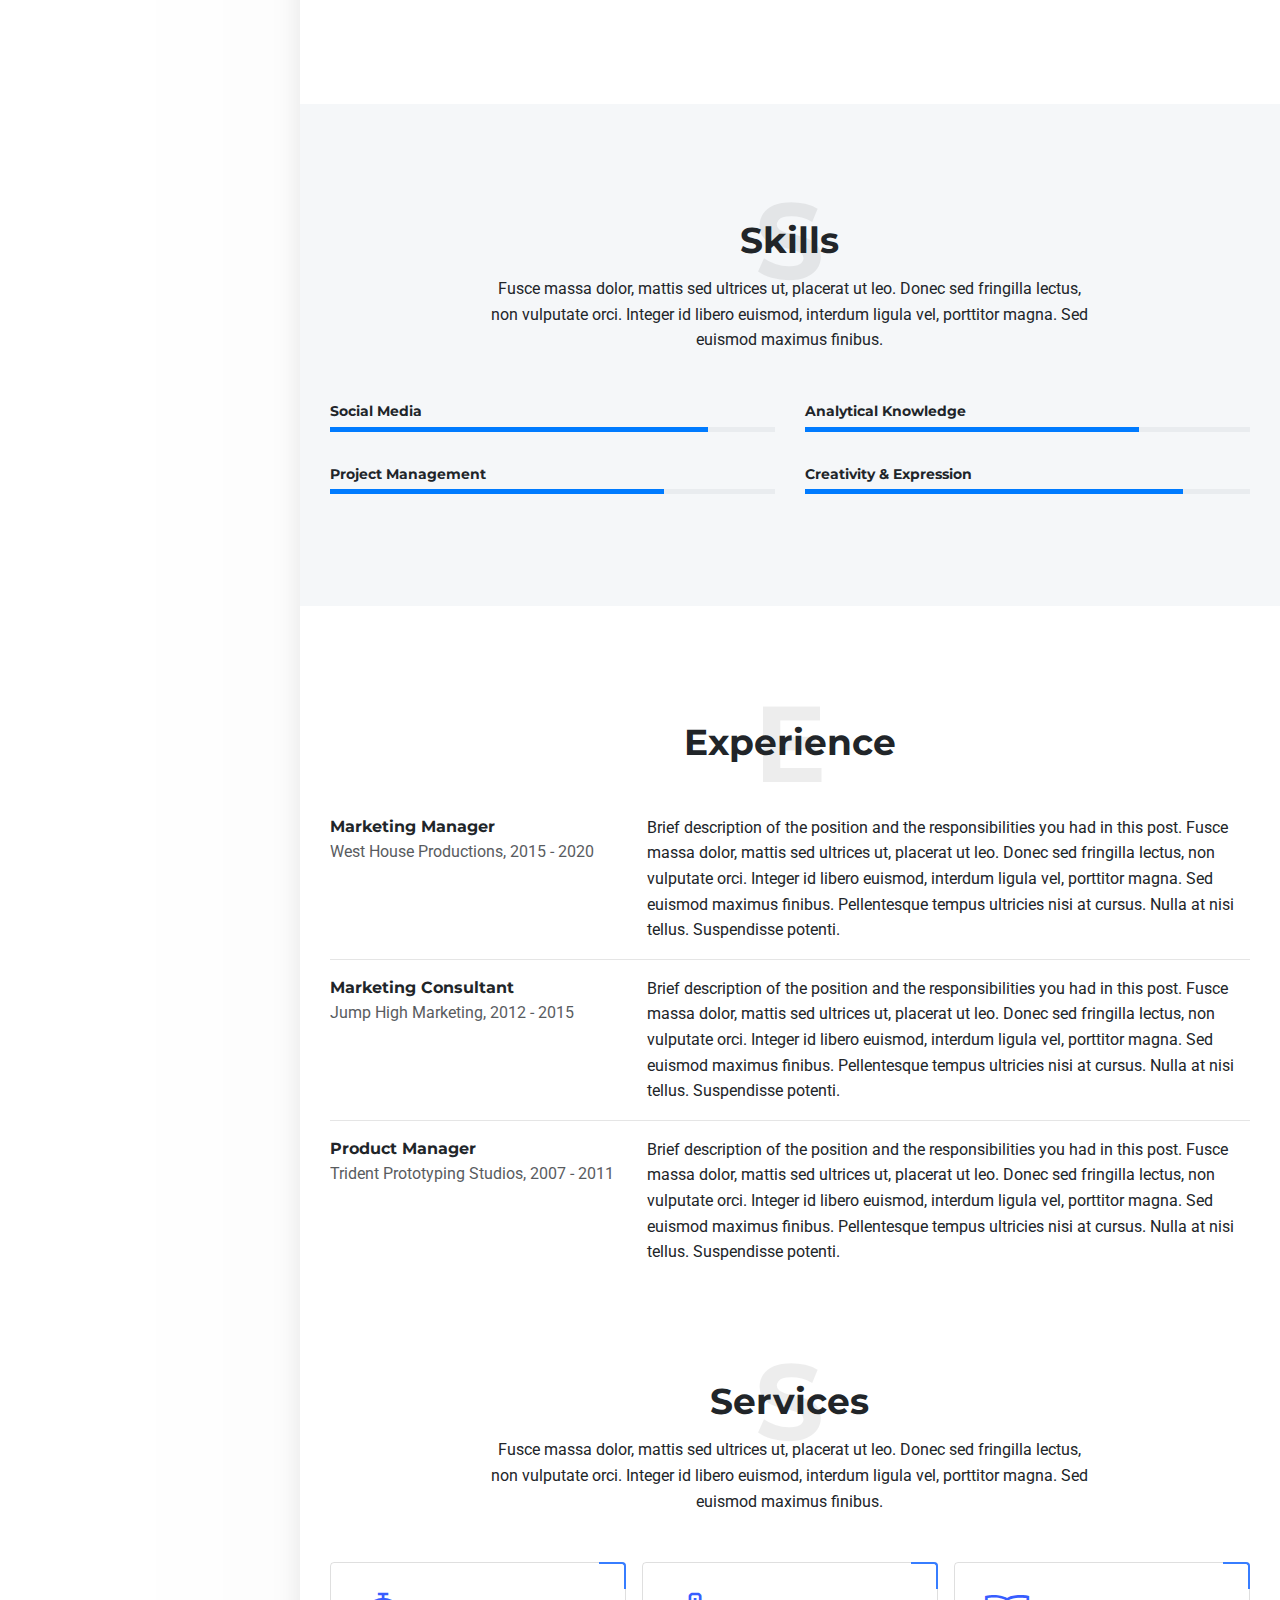
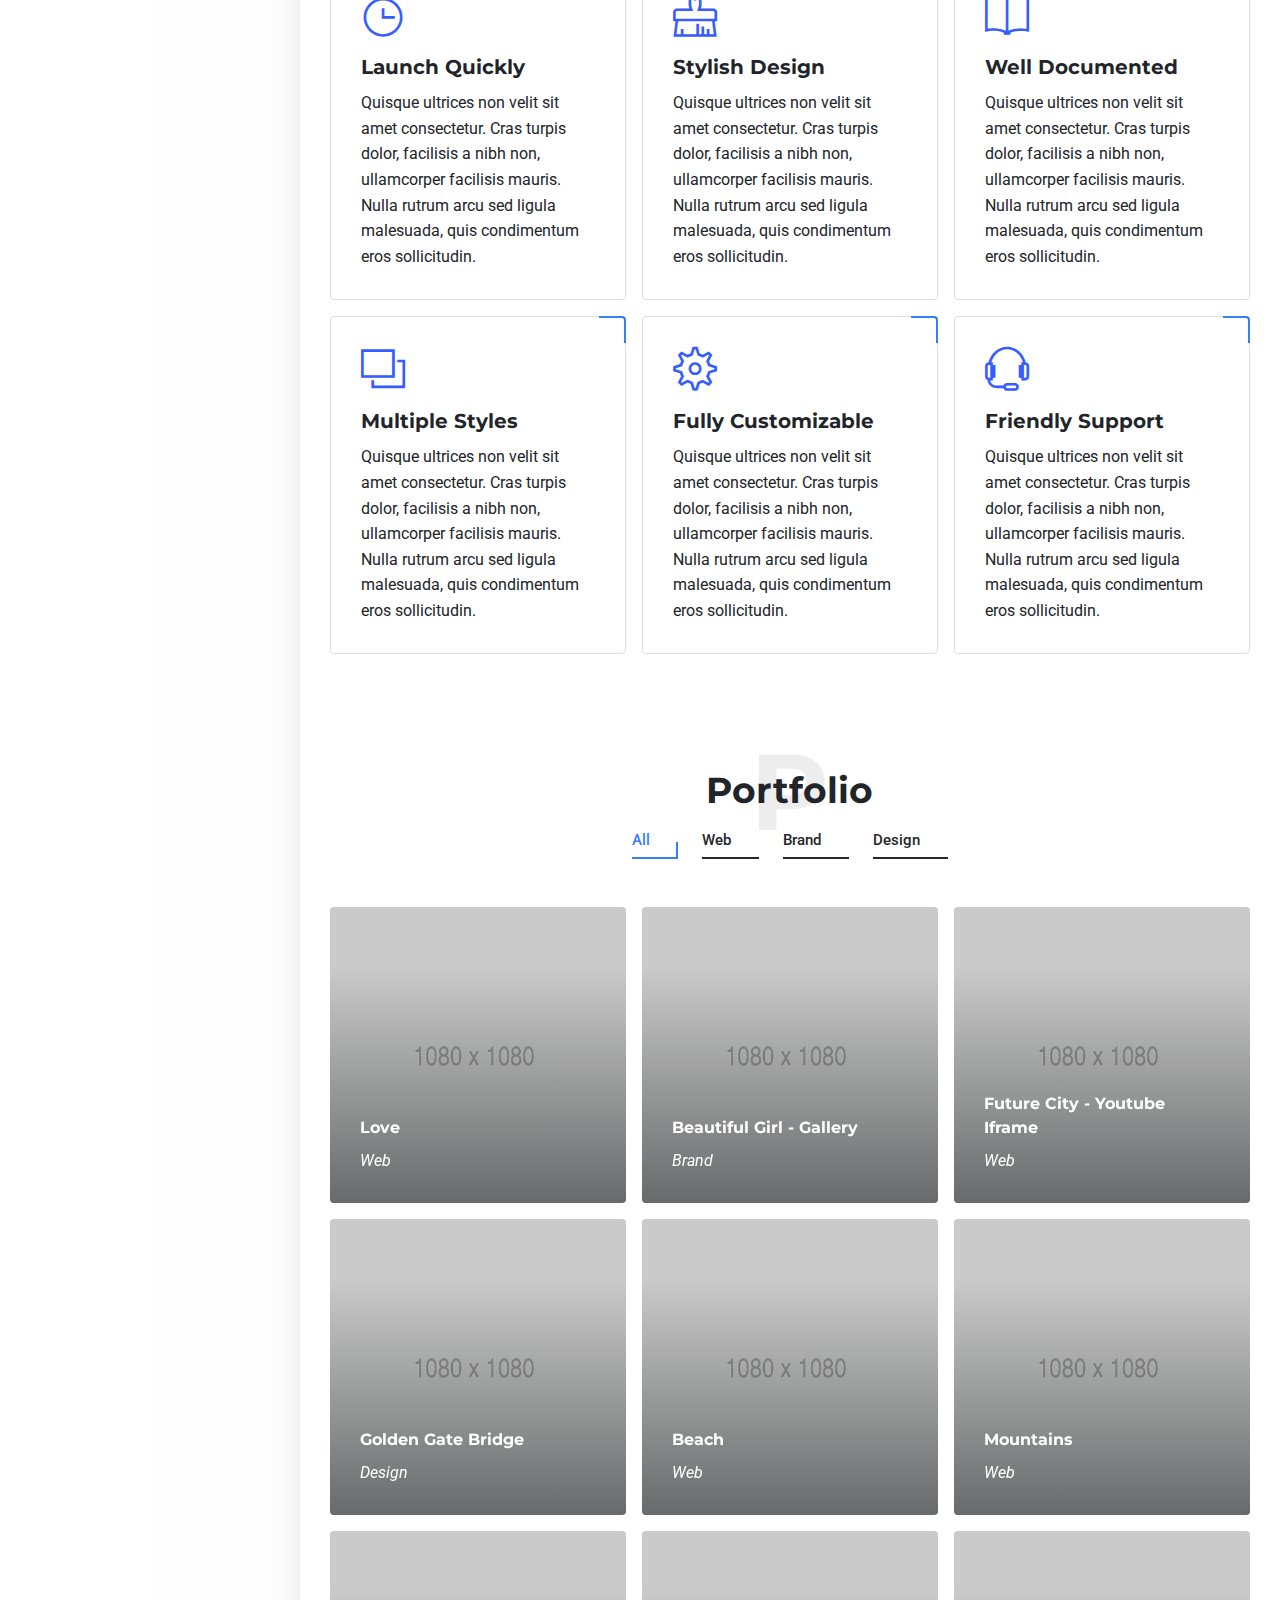
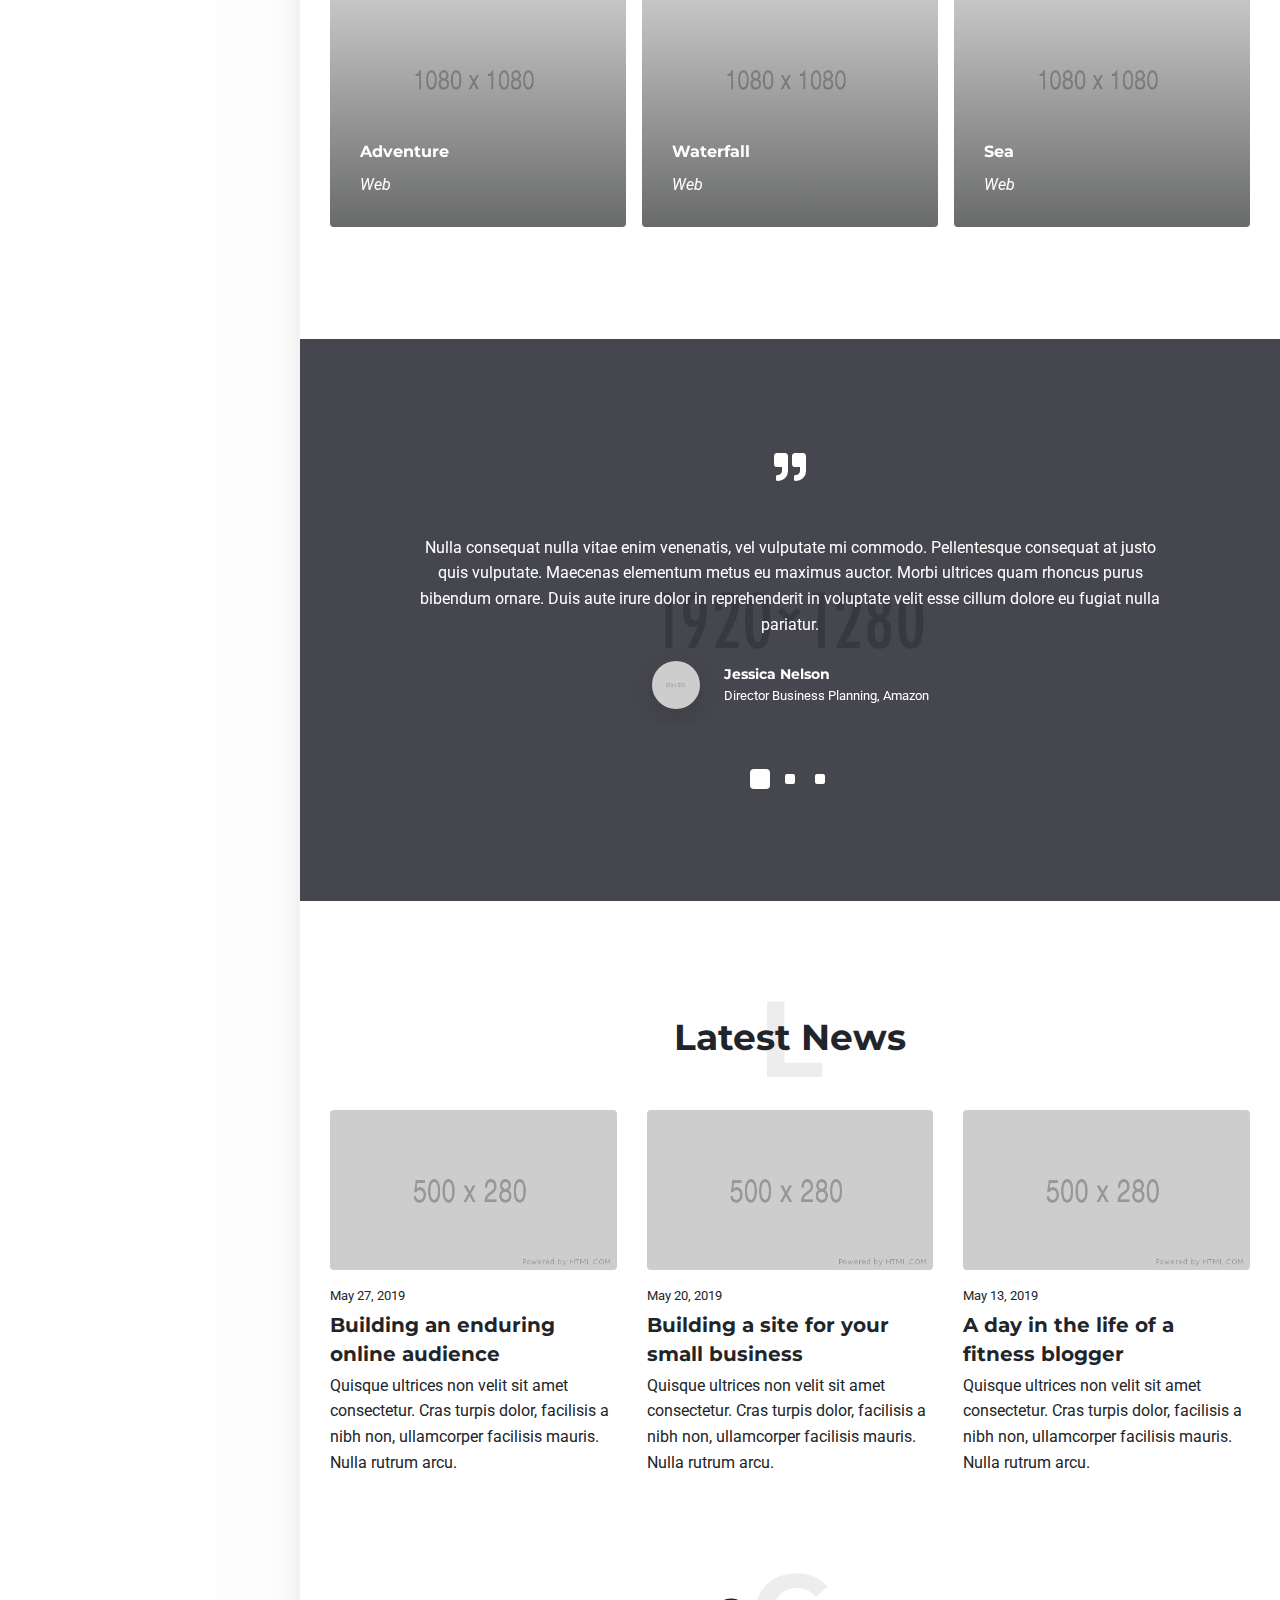
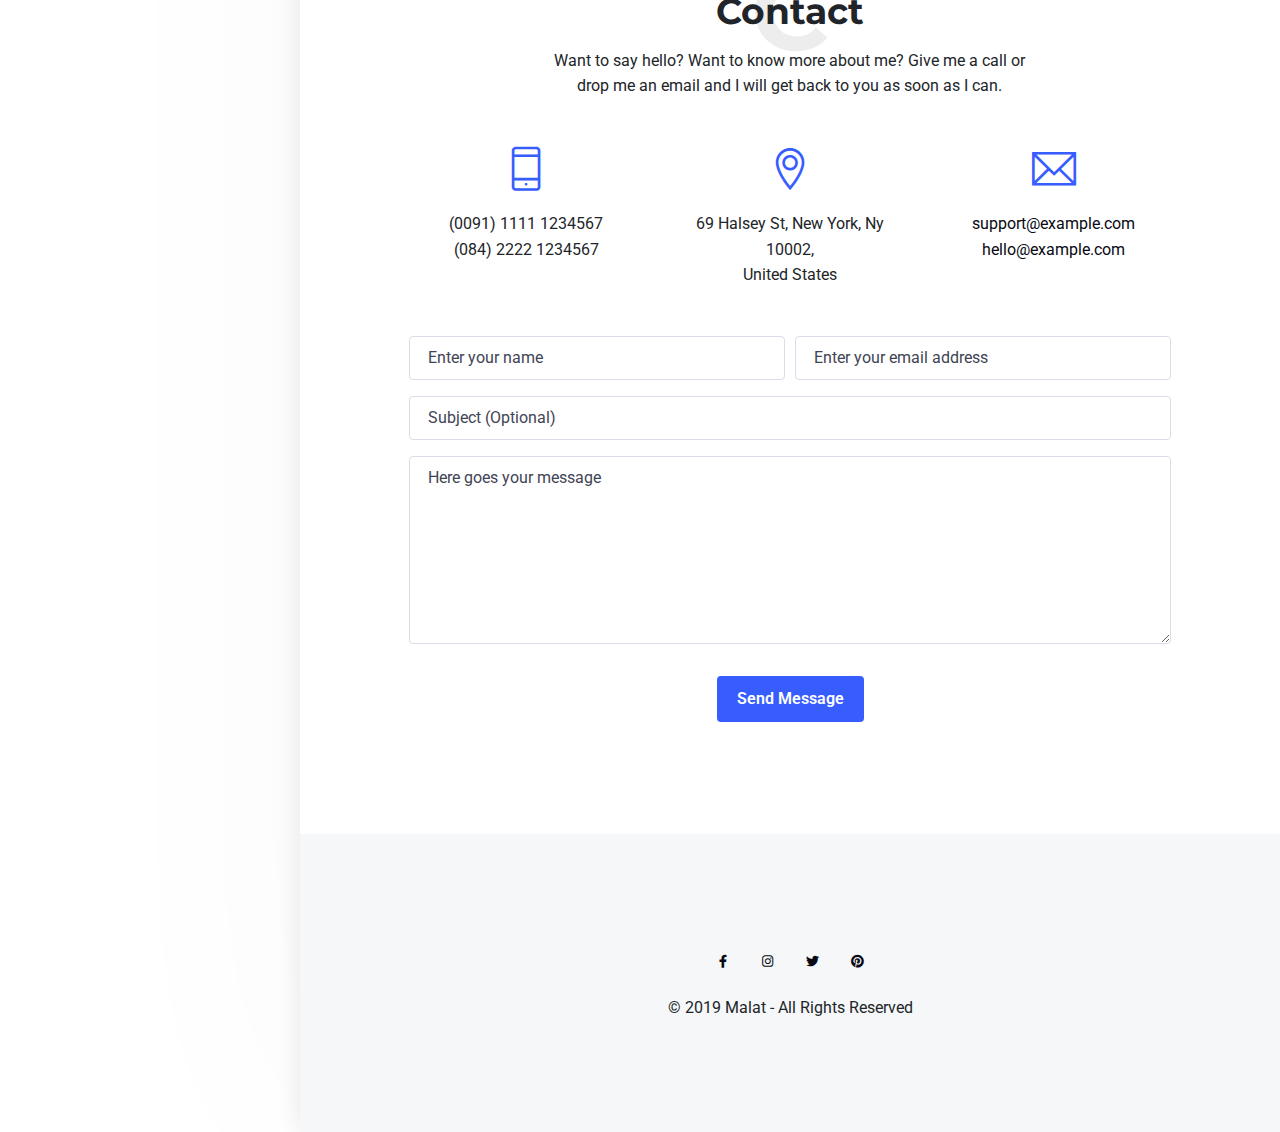
<file: ResumeProject/wwwroot/html/dark-nav-home-1-animated-gradient-background.html>
﻿<!DOCTYPE html>
<html lang="en">
	<head>

		<!-- Title -->
		<title>Home 1 | Malat - Responsive Personal / Portfolio / Resume Template</title>

		<!-- Required Meta Tags -->
		<meta charset="utf-8">
		<meta name="viewport" content="width=device-width, initial-scale=1, shrink-to-fit=no">
		<meta name="description" content="Personal Portfolio HTML Template based on Bootstrap by Erilisdesign">
		<meta name="author" content="Erilisdesign.com">

		<!-- Base CSS -->
		<link rel="stylesheet" href="assets/vendor/bootstrap/dist/css/bootstrap.min.css">
		<link rel="stylesheet" href="assets/css/style.css">
		<link rel="stylesheet" href="assets/css/utilities.css">

		<link rel="stylesheet" href="assets/css/custom.css">

		<!-- Libs CSS -->
		<link rel="stylesheet" href="assets/vendor/slick/slick.min.css" type="text/css">
		<link rel="stylesheet" href="assets/vendor/vegas/vegas.min.css" type="text/css">
		<link rel="stylesheet" href="assets/vendor/featherlight/featherlight.min.css" type="text/css">
		<link rel="stylesheet" href="assets/vendor/featherlight/featherlight.gallery.min.css" type="text/css">
		<link rel="stylesheet" href="assets/vendor/fontawesome/css/all.min.css" type="text/css">
		<link rel="stylesheet" href="assets/vendor/themify-icons/css/themify-icons.css" type="text/css">

		<!-- Fonts -->
		<link href="https://fonts.googleapis.com/css2?family=Montserrat:wght@300;400;500;600;700&family=Roboto:wght@300;400;500;700&display=swap" rel="stylesheet">

	</head>
	<body>

		<div id="preloader" class="preloader">
			<div class="loader-status">
				<div class="spinner"></div>
			</div>
		</div>

		<div class="site-container">

			<div id="top"></div>

			<!-- Mobile logo -->
			<a href="#" class="mobile-logo mobile-logo-light bg-dark">
				<span>Amanda Malat</span>
			</a>

			<!-- Navigation toggle -->
			<button type="button" id="navigation-toggle" class="nav-toggle nav-toggle-light bg-dark">
				<span></span>
			</button>

			<!-- Site header -->
			<header class="site-header site-header-light bg-dark">
				<div class="header-inner">
					<div class="header-brand">
						<!-- Logo -->
						<a href="#" class="logo">
							<span>Amanda Malat</span>
							<span class="title-letter text-white opacity-10">A</span>
						</a>
					</div>
					<div class="nav-divider mb-8"></div>
					<nav class="site-nav">
						<ul id="navigation">
							<li>
								<a href="#home" class="scrollto">Home</a>
							</li>
							<li>
								<a href="#about" class="scrollto">About</a>
							</li>
							<li>
								<a href="#services" class="scrollto">Services</a>
							</li>
							<li>
								<a href="#portfolio" class="scrollto">Portfolio</a>
							</li>
							<li>
								<a href="#news" class="scrollto">News</a>
							</li>
							<li>
								<a href="#contact" class="scrollto">Contact</a>
							</li>
						</ul>
					</nav>
					<div class="nav-divider my-8"></div>
					<nav>
						<ul class="list-inline text-center">
							<li class="list-inline-item">
								<a class="btn btn-sm btn-icon btn-outline-white border-0 rounded-circle" href="#">
									<span class="btn-icon-inner fab fa-facebook-f"></span>
								</a>
							</li>
							<li class="list-inline-item">
								<a class="btn btn-sm btn-icon btn-outline-white border-0 rounded-circle" href="#">
									<span class="btn-icon-inner fab fa-instagram"></span>
								</a>
							</li>
							<li class="list-inline-item">
								<a class="btn btn-sm btn-icon btn-outline-white border-0 rounded-circle" href="#">
									<span class="btn-icon-inner fab fa-twitter"></span>
								</a>
							</li>
							<li class="list-inline-item">
								<a class="btn btn-sm btn-icon btn-outline-white border-0 rounded-circle" href="#">
									<span class="btn-icon-inner fab fa-pinterest"></span>
								</a>
							</li>
						</ul>
					</nav>
				</div>
			</header>

			<!-- Header overlay -->
			<div class="header-overlay">
				<div class="overlay-inner bg-dark opacity-80"></div>
			</div>

			<!-- Back to top button -->
			<button type="button" id="backtotop" class="btn btn-primary btn-icon">
				<span class="btn-icon-inner fas fa-angle-up"></span>
			</button>

			<!-- Page wrapper -->
			<div class="page-wrapper">
				<div id="page-cover" class="page-cover">
					<div class="page-cover-wrapper-fixed">
						<div class="page-cover-bg">
							<div class="overlay-inner" data-gradient-bg="[['#21D4FD','#B721FF'],['#2a27db','#2754db'],['#2f46e4','#39cccc']]"></div>
						</div>
						<div class="page-cover-wrap">

							<section id="home" class="d-flex min-vh-100">
								<div class="container align-self-center text-white text-center">
									<div class="avatar avatar-xxl mb-6">
										<div class="avatar-shape avatar-shape-rounded bg-white mt-n2 mb-n2 mr-n2"></div>
										<img src="demo/images/avatar_small.jpg" alt="" class="avatar-img rounded-circle shadow-light">
									</div>
									<h1 class="mb-2 mb-lg-3">Amanda Malat</h1>
									<p class="lead mb-0">UI/UX Designer</p>
									<span class="cover-letter letter-xl text-white opacity-10">A</span>
								</div>
							</section>

						</div>
					</div>
				</div><!--end .page-cover -->

				<div class="page-content">

					<section id="about">
						<div class="container">
							<div class="section-title h2 text-center mb-8">
								<h2 class="mb-0">About Me</h2>
								<span class="title-letter">A</span>
							</div>
							<div class="row">
								<div class="col-md-6 col-lg-4 d-none d-lg-block">
									<img class="img-fluid w-100 rounded" src="demo/images/avatar.jpg" alt="">
								</div>
								<div class="col-lg-8">
									<h3>Amanda Malat</h3>
									<p class="lead">UI/UX Designer</p>
									<p class="mb-5">I’m Amanda Malat a marketing specialist with over five years work experience. Donec sed fringilla lectus, non vulputate orci. Integer id libero euismod, interdum ligula vel, porttitor magna. Sed euismod maximus finibus. Pellentesque tempus ultricies nisi at cursus. Nulla at nisi tellus. Suspendisse potenti.</p>
									<div class="row mb-8">
										<div class="col-md-6 mb-5 mb-md-0">
											<h4 class="mb-4">Education</h4>
											<p class="h5">MA Online Marketing</p>
											<p>New York University, 2000 - 2003</p>
											<p class="h5">BA Business & Marketing</p>
											<p>Silver Oak College, 1998 - 2000</p>
										</div>

										<div class="col-md-6">
											<h4 class="mb-4">Awards</h4>
											<p class="h5">Best Product Launch</p>
											<p>FGA Marketing Awards, 2015</p>
											<p class="h5">Highly Commended</p>
											<p>Women in Business, 2010</p>
										</div>
									</div>
									<a href="#" class="btn btn-primary">Download CV</a>
									<a href="#contact" class="btn btn-light scrollto">Send Message</a>
								</div>
							</div>
						</div>
					</section>

					<section id="skills" class="bg-light">
						<div class="container">
							<div class="row mb-8">
								<div class="col-lg-10 col-xl-8 mx-lg-auto text-center">
									<div class="section-title h2 mb-3">
										<h2 class="mb-0">Skills</h2>
										<span class="title-letter">S</span>
									</div>
									<p>Fusce massa dolor, mattis sed ultrices ut, placerat ut leo. Donec sed fringilla lectus, non vulputate orci. Integer id libero euismod, interdum ligula vel, porttitor magna. Sed euismod maximus finibus.</p>
								</div>
							</div>
							<div class="row">
								<div class="col-md-6 mb-4 mb-md-0">
									<p class="h6 mb-1">Social Media</p>
									<div class="progress mb-6 rounded-0" style="height:5px">
										<div class="progress-bar" role="progressbar" style="width: 85%" aria-valuenow="85" aria-valuemin="0" aria-valuemax="100"></div>
									</div>
									<p class="h6 mb-1">Project Management</p>
									<div class="progress rounded-0" style="height:5px">
										<div class="progress-bar" role="progressbar" style="width: 75%" aria-valuenow="75" aria-valuemin="0" aria-valuemax="100"></div>
									</div>
								</div>
								<div class="col-md-6">
									<p class="h6 mb-1">Analytical Knowledge</p>
									<div class="progress mb-6 rounded-0" style="height:5px">
										<div class="progress-bar" role="progressbar" style="width: 75%" aria-valuenow="75" aria-valuemin="0" aria-valuemax="100"></div>
									</div>
									<p class="h6 mb-1">Creativity & Expression</p>
									<div class="progress rounded-0" style="height:5px">
										<div class="progress-bar" role="progressbar" style="width: 85%" aria-valuenow="85" aria-valuemin="0" aria-valuemax="100"></div>
									</div>
								</div>
							</div>
						</div>
					</section>

					<section id="experience" class="pb-0">
						<div class="container">
							<div class="section-title h2 text-center mb-8">
								<h2 class="mb-0">Experience</h2>
								<span class="title-letter">E</span>
							</div>

							<div class="row">
								<div class="col-lg-4 mb-1 mb-lg-0">
									<p class="h5 mb-0">Marketing Manager</p>
									<p class="opacity-75">West House Productions, 2015 - 2020</p>
								</div>
								<div class="col-lg-8">
									<p>Brief description of the position and the responsibilities you had in this post. Fusce massa dolor, mattis sed ultrices ut, placerat ut leo. Donec sed fringilla lectus, non vulputate orci. Integer id libero euismod, interdum ligula vel, porttitor magna. Sed euismod maximus finibus. Pellentesque tempus ultricies nisi at cursus. Nulla at nisi tellus. Suspendisse potenti.</p>
								</div>
							</div>

							<hr/>

							<div class="row">
								<div class="col-lg-4 mb-1 mb-lg-0">
									<p class="h5 mb-0">Marketing Consultant</p>
									<p class="opacity-75">Jump High Marketing, 2012 - 2015</p>
								</div>
								<div class="col-lg-8">
									<p>Brief description of the position and the responsibilities you had in this post. Fusce massa dolor, mattis sed ultrices ut, placerat ut leo. Donec sed fringilla lectus, non vulputate orci. Integer id libero euismod, interdum ligula vel, porttitor magna. Sed euismod maximus finibus. Pellentesque tempus ultricies nisi at cursus. Nulla at nisi tellus. Suspendisse potenti.</p>
								</div>
							</div>

							<hr/>

							<div class="row">
								<div class="col-lg-4 mb-1 mb-lg-0">
									<p class="h5 mb-0">Product Manager</p>
									<p class="opacity-75">Trident Prototyping Studios, 2007 - 2011</p>
								</div>
								<div class="col-lg-8">
									<p>Brief description of the position and the responsibilities you had in this post. Fusce massa dolor, mattis sed ultrices ut, placerat ut leo. Donec sed fringilla lectus, non vulputate orci. Integer id libero euismod, interdum ligula vel, porttitor magna. Sed euismod maximus finibus. Pellentesque tempus ultricies nisi at cursus. Nulla at nisi tellus. Suspendisse potenti.</p>
								</div>
							</div>
						</div>
					</section>

					<section id="services" class="pb-0">
						<div class="container">
							<div class="row mb-8">
								<div class="col-lg-10 col-xl-8 mx-lg-auto text-center">
									<div class="section-title h2 mb-3">
										<h2 class="mb-0">Services</h2>
										<span class="title-letter">S</span>
									</div>
									<p>Fusce massa dolor, mattis sed ultrices ut, placerat ut leo. Donec sed fringilla lectus, non vulputate orci. Integer id libero euismod, interdum ligula vel, porttitor magna. Sed euismod maximus finibus.</p>
								</div>
							</div>
							<div class="row my-n2 mx-sm-n2">
								<div class="col-md-6 col-xl-4 py-2 px-md-2">
									<div class="feature-block feature-boxed feature-decorated">
										<div class="feature-icon text-primary mb-3">
											<div>
												<i class="ti-timer"></i>
											</div>
										</div>
										<h3 class="h4 mb-2">Launch Quickly</h3>
										<p>Quisque ultrices non velit sit amet consectetur. Cras turpis dolor, facilisis a nibh non, ullamcorper facilisis mauris. Nulla rutrum arcu sed ligula malesuada, quis condimentum eros sollicitudin.</p>
									</div>
								</div>

								<div class="col-md-6 col-xl-4 py-2 px-md-2">
									<div class="feature-block feature-boxed feature-decorated">
										<div class="feature-icon text-primary mb-3">
											<div>
												<i class="ti-brush-alt"></i>
											</div>
										</div>
										<h3 class="h4 mb-2">Stylish Design</h3>
										<p>Quisque ultrices non velit sit amet consectetur. Cras turpis dolor, facilisis a nibh non, ullamcorper facilisis mauris. Nulla rutrum arcu sed ligula malesuada, quis condimentum eros sollicitudin.</p>
									</div>
								</div>

								<div class="col-md-6 col-xl-4 py-2 px-md-2">
									<div class="feature-block feature-boxed feature-decorated">
										<div class="feature-icon text-primary mb-3">
											<div>
												<i class="ti-book"></i>
											</div>
										</div>
										<h3 class="h4 mb-2">Well Documented</h3>
										<p>Quisque ultrices non velit sit amet consectetur. Cras turpis dolor, facilisis a nibh non, ullamcorper facilisis mauris. Nulla rutrum arcu sed ligula malesuada, quis condimentum eros sollicitudin.</p>
									</div>
								</div>

								<div class="col-md-6 col-xl-4 py-2 px-md-2">
									<div class="feature-block feature-boxed feature-decorated">
										<div class="feature-icon text-primary mb-3">
											<div>
												<i class="ti-layers"></i>
											</div>
										</div>
										<h3 class="h4 mb-2">Multiple Styles</h3>
										<p>Quisque ultrices non velit sit amet consectetur. Cras turpis dolor, facilisis a nibh non, ullamcorper facilisis mauris. Nulla rutrum arcu sed ligula malesuada, quis condimentum eros sollicitudin.</p>
									</div>
								</div>

								<div class="col-md-6 col-xl-4 py-2 px-md-2">
									<div class="feature-block feature-boxed feature-decorated">
										<div class="feature-icon text-primary mb-3">
											<div>
												<i class="ti-settings"></i>
											</div>
										</div>
										<h3 class="h4 mb-2">Fully Customizable</h3>
										<p>Quisque ultrices non velit sit amet consectetur. Cras turpis dolor, facilisis a nibh non, ullamcorper facilisis mauris. Nulla rutrum arcu sed ligula malesuada, quis condimentum eros sollicitudin.</p>
									</div>
								</div>

								<div class="col-md-6 col-xl-4 py-2 px-md-2">
									<div class="feature-block feature-boxed feature-decorated">
										<div class="feature-icon text-primary mb-3">
											<div>
												<i class="ti-headphone-alt"></i>
											</div>
										</div>
										<h3 class="h4 mb-2">Friendly Support</h3>
										<p>Quisque ultrices non velit sit amet consectetur. Cras turpis dolor, facilisis a nibh non, ullamcorper facilisis mauris. Nulla rutrum arcu sed ligula malesuada, quis condimentum eros sollicitudin.</p>
									</div>
								</div>
							</div>
						</div>
					</section>

					<section id="portfolio">
						<div class="container">
							<div class="row mb-8">
								<div class="col-lg-10 col-xl-8 mx-lg-auto text-center">
									<div class="section-title h2 mb-3">
										<h2 class="mb-0">Portfolio</h2>
										<span class="title-letter">P</span>
									</div>
									<nav class="portfolio-filter isotope-filter">
										<ul class="justify-content-center">
											<li><a href="#" class="active" data-filter="*">All</a></li>
											<li><a href="#" data-filter=".web">Web</a></li>
											<li><a href="#" data-filter=".brand">Brand</a></li>
											<li><a href="#" data-filter=".design">Design</a></li>
										</ul>
									</nav>
								</div>
							</div>
						</div>
						<div class="container">
							<div class="portfolio-container isotope-container row my-n2 mx-sm-n2">
								<div class="isotope-item col-sm-6 col-lg-4 py-2 px-sm-2 web">
									<div class="portfolio-item details-inside">
										<a href="portfolio-single-1.html">
											<div class="item-media">
												<img src="demo/images/portfolio/project-1.jpg" alt="">
											</div>
											<div class="item-overlay bg-dark"></div>
											<div class="item-details">
												<h4 class="h5">Love</h4>
												<p class="font-italic">Web</p>
											</div>
										</a>
									</div>
								</div>

								<div class="isotope-item col-sm-6 col-lg-4 py-2 px-sm-2 brand">
									<div class="portfolio-item details-inside">
										<a href="portfolio-single-2.html">
											<div class="item-media">
												<img src="demo/images/portfolio/project-2.jpg" alt="">
											</div>
											<div class="item-overlay bg-dark"></div>
											<div class="item-details">
												<h4 class="h5">Beautiful Girl - Gallery</h4>
												<p class="font-italic">Brand</p>
											</div>
										</a>
									</div>
								</div>

								<div class="isotope-item col-sm-6 col-lg-4 py-2 px-sm-2 web">
									<div class="portfolio-item details-inside">
										<a href="portfolio-single-3.html">
											<div class="item-media">
												<img src="demo/images/portfolio/project-3.jpg" alt="">
											</div>
											<div class="item-overlay bg-dark"></div>
											<div class="item-details text-white">
												<h4 class="h5">Future City - Youtube Iframe</h4>
												<p class="font-italic">Web</p>
											</div>
										</a>
									</div>
								</div>

								<div class="isotope-item col-sm-6 col-lg-4 py-2 px-sm-2 design">
									<div class="portfolio-item details-inside">
										<a href="portfolio-single-2.html">
											<div class="item-media">
												<img src="demo/images/portfolio/project-4.jpg" alt="">
											</div>
											<div class="item-overlay bg-dark"></div>
											<div class="item-details text-white">
												<h4 class="h5">Golden Gate Bridge</h4>
												<p class="font-italic">Design</p>
											</div>
										</a>
									</div>
								</div>

								<div class="isotope-item col-sm-6 col-lg-4 py-2 px-sm-2 web">
									<div class="portfolio-item details-inside">
										<a href="portfolio-single-1.html">
											<div class="item-media">
												<img src="demo/images/portfolio/project-9.jpg" alt="">
												</div>
											<div class="item-overlay bg-dark"></div>
											<div class="item-details text-white">
												<h4 class="h5">Beach</h4>
												<p class="font-italic">Web</p>
											</div>
										</a>
									</div>
								</div>

								<div class="isotope-item col-sm-6 col-lg-4 py-2 px-sm-2 web">
									<div class="portfolio-item details-inside">
										<a href="portfolio-single-3.html">
											<div class="item-media">
												<img src="demo/images/portfolio/project-6.jpg" alt="">
											</div>
											<div class="item-overlay bg-dark"></div>
											<div class="item-details text-white">
												<h4 class="h5">Mountains</h4>
												<p class="font-italic">Web</p>
											</div>
										</a>
									</div>
								</div>

								<div class="isotope-item col-sm-6 col-lg-4 py-2 px-sm-2 web">
									<div class="portfolio-item details-inside">
										<a href="portfolio-single-1.html">
											<div class="item-media">
												<img src="demo/images/portfolio/project-10.jpg" alt="">
											</div>
											<div class="item-overlay bg-dark"></div>
											<div class="item-details text-white">
												<h4 class="h5">Adventure</h4>
												<p class="font-italic">Web</p>
											</div>
										</a>
									</div>
								</div>

								<div class="isotope-item col-sm-6 col-lg-4 py-2 px-sm-2 web">
									<div class="portfolio-item details-inside">
										<a href="portfolio-single-2.html">
											<div class="item-media">
												<img src="demo/images/portfolio/project-11.jpg" alt="">
											</div>
											<div class="item-overlay bg-dark"></div>
											<div class="item-details text-white">
												<h4 class="h5">Waterfall</h4>
												<p class="font-italic">Web</p>
											</div>
										</a>
									</div>
								</div>

								<div class="isotope-item col-sm-6 col-lg-4 py-2 px-sm-2 web">
									<div class="portfolio-item details-inside">
										<a href="portfolio-single-1.html">
											<div class="item-media">
												<img src="demo/images/portfolio/project-5.jpg" alt="">
											</div>
											<div class="item-overlay bg-dark"></div>
											<div class="item-details text-white">
												<h4 class="h5">Sea</h4>
												<p class="font-italic">Web</p>
											</div>
										</a>
									</div>
								</div>
							</div><!-- .portfolio-container end -->
						</div>
					</section>

					<section>
						<div class="overlay">
							<div class="overlay-inner bg-image-holder bg-cover bg-center">
								<img src="demo/images/image-5.jpg" alt="background">
							</div>
							<div class="overlay-inner bg-dark opacity-70"></div>
						</div>
						<div class="container">
							<div class="row">
								<div class="col-lg-11 col-xl-10 mx-lg-auto text-center text-white">
									<div class="slider dots-light dots-outside" data-slick='{"dots":true,"arrows":false}'>
										<div>
											<div class="icon icon-5x mb-8">
												<i class="fa fa-quote-right"></i>
											</div>
											<blockquote>
												<p class="mb-5">Nulla consequat nulla vitae enim venenatis, vel vulputate mi commodo. Pellentesque consequat at justo quis vulputate. Maecenas elementum metus eu maximus auctor. Morbi ultrices quam rhoncus purus bibendum ornare. Duis aute irure dolor in reprehenderit in voluptate velit esse cillum dolore eu fugiat nulla pariatur. </p>
												<footer class="d-flex justify-content-center align-items-center w-lg-50 mx-auto text-left">
																										<div class="avatar">
														<img src="demo/images/avatar_small.jpg" alt="" class="avatar-img rounded-circle shadow-dark">
													</div>
													<div class="ml-5">
														<h4 class="h6 mb-0">Jessica Nelson</h4>
														<small class="d-block">Director Business Planning, Amazon</small>
													</div>
												</footer>
											</blockquote>
										</div>

										<div>
											<div class="icon icon-5x mb-8">
												<i class="fa fa-quote-right"></i>
											</div>
											<blockquote>
												<p class="mb-5">Ut enim ad minim veniam, quis nostrud exercitation ullamco laboris nisi ut aliquip ex ea commodo consequat. Duis aute irure dolor in reprehenderit in voluptate velit esse cillum dolore eu fugiat nulla pariatur. Excepteur sint occaecat cupidatat non proident, sunt in culpa qui officia deserunt mollit anim id est laborum.</p>
												<footer class="d-flex justify-content-center align-items-center w-lg-50 mx-auto text-left">
																										<div class="avatar">
														<img src="demo/images/avatar_small.jpg" alt="" class="avatar-img rounded-circle shadow-dark">
													</div>
													<div class="ml-5">
														<h4 class="h6 mb-0">Jessica Nelson</h4>
														<small class="d-block">Director Business Planning, Amazon</small>
													</div>
												</footer>
											</blockquote>
										</div>

										<div>
											<div class="icon icon-5x mb-8">
												<i class="fa fa-quote-right"></i>
											</div>
											<blockquote>
												<p class="mb-5">Ut enim ad minim veniam, quis nostrud exercitation ullamco laboris nisi ut aliquip ex ea commodo consequat. Duis aute irure dolor in reprehenderit in voluptate velit esse cillum dolore eu fugiat nulla pariatur. Excepteur sint occaecat cupidatat non proident, sunt in culpa qui officia deserunt mollit anim id est laborum.</p>
												<footer class="d-flex justify-content-center align-items-center w-lg-50 mx-auto text-left">
																										<div class="avatar">
														<img src="demo/images/avatar_small.jpg" alt="" class="avatar-img rounded-circle shadow-dark">
													</div>
													<div class="ml-5">
														<h4 class="h6 mb-0">Jessica Nelson</h4>
														<small class="d-block">Director Business Planning, Amazon</small>
													</div>
												</footer>
											</blockquote>
										</div>
									</div>
								</div>
							</div>
						</div>
					</section>

					<section id="news" class="pb-0">
						<div class="container">
							<div class="section-title h2 text-center mb-8">
								<h2 class="mb-0">Latest News</h2>
								<span class="title-letter">L</span>
							</div>
							<div class="row">
								<div class="col-sm-6 col-md-4 mb-4 mb-md-0">
									<article class="news-block border-0">
										<div class="news-body p-0">
											<div class="mb-4">
												<img class="img-fluid w-100 rounded" src="demo/images/blog/blog-1.jpg" alt="">
											</div>
											<small class="d-block mb-1">May 27, 2019</small>
											<h2 class="h4 mb-1">
												<a href="single-article.html">Building an enduring online audience</a>
											</h2>
											<p>Quisque ultrices non velit sit amet consectetur. Cras turpis dolor, facilisis a nibh non, ullamcorper facilisis mauris. Nulla rutrum arcu.</p>
										</div>
									</article>
								</div>

								<div class="col-sm-6 col-md-4 mb-4 mb-md-0">
									<article class="news-block border-0">
										<div class="news-body p-0">
											<div class="mb-4">
												<img class="img-fluid w-100 rounded" src="demo/images/blog/blog-2.jpg" alt="">
											</div>
											<small class="d-block mb-1">May 20, 2019</small>
											<h2 class="h4 mb-1">
												<a href="single-article.html">Building a site for your small business</a>
											</h2>
											<p>Quisque ultrices non velit sit amet consectetur. Cras turpis dolor, facilisis a nibh non, ullamcorper facilisis mauris. Nulla rutrum arcu.</p>
										</div>
									</article>
								</div>

								<div class="col-sm-6 col-md-4">
									<article class="news-block border-0">
										<div class="news-body p-0">
											<div class="mb-4">
												<img class="img-fluid w-100 rounded" src="demo/images/blog/blog-3.jpg" alt="">
											</div>
											<small class="d-block mb-1">May 13, 2019</small>
											<h2 class="h4 mb-1">
												<a href="single-article.html">A day in the life of a fitness blogger</a>
											</h2>
											<p>Quisque ultrices non velit sit amet consectetur. Cras turpis dolor, facilisis a nibh non, ullamcorper facilisis mauris. Nulla rutrum arcu.</p>
										</div>
									</article>
								</div>
							</div>
						</div>
					</section>

					<section id="contact">
						<div class="container">
							<div class="row">
								<div class="col-lg-10 mx-lg-auto">
									<div class="row mb-8">
										<div class="col-lg-8 mx-lg-auto text-center">
											<div class="section-title h2 mb-3">
												<h2 class="mb-0">Contact</h2>
												<span class="title-letter">C</span>
											</div>
											<p>Want to say hello? Want to know more about me? Give me a call or drop me an email and I will get back to you as soon as I can.</p>
										</div>
									</div>
									<div class="row mb-8">
										<div class="col-md-4 mb-5 mb-md-0">
											<div class="feature-block">
												<div class="feature-icon text-primary mb-4">
													<div class="mx-auto">
														<i class="ti-mobile"></i>
													</div>
												</div>
												<p class="text-center">(0091) 1111 1234567<br/>
												(084) 2222 1234567</p>
											</div>
										</div>

										<div class="col-md-4 mb-5 mb-md-0">
											<div class="feature-block">
												<div class="feature-icon text-primary mb-4">
													<div class="mx-auto">
														<i class="ti-location-pin"></i>
													</div>
												</div>
												<p class="text-center">69 Halsey St, New York, Ny 10002,<br/>
												United States</p>
											</div>
										</div>

										<div class="col-md-4">
											<div class="feature-block">
												<div class="feature-icon text-primary mb-4">
													<div class="mx-auto">
														<i class="ti-email"></i>
													</div>
												</div>
												<p class="text-center"><a href="mailto:support@example.com" class="text-dark">support@example.com</a><br/>
												<a href="mailto:hello@example.com" class="text-dark">hello@example.com</a></p>
											</div>
										</div>
									</div>
									<div class="contact-form">
										<form class="mb-0" id="cf" name="cf" action="include/sendemail.php" method="post" autocomplete="off">
											<div class="form-row">
												<div class="form-process"></div>

												<div class="col-12 col-md-6">
													<div class="form-group error-text-white">
														<input type="text" id="cf-name" name="cf-name" placeholder="Enter your name" class="form-control required">
													</div>
												</div>

												<div class="col-12 col-md-6">
													<div class="form-group error-text-white">
														<input type="email" id="cf-email" name="cf-email" placeholder="Enter your email address" class="form-control required">
													</div>
												</div>

												<div class="col-12">
													<div class="form-group error-text-white">
														<input type="text" id="cf-subject" name="cf-subject" placeholder="Subject (Optional)" class="form-control">
													</div>
												</div>

												<div class="col-12 mb-4">
													<div class="form-group error-text-white">
														<textarea name="cf-message" id="cf-message" placeholder="Here goes your message" class="form-control required" rows="7"></textarea>
													</div>
												</div>

												<div class="col-12 d-none">
													<input type="text" id="cf-botcheck" name="cf-botcheck" value="" class="form-control" />
												</div>

												<div class="col-12 text-center">
													<button class="btn btn-primary" type="submit" id="cf-submit" name="cf-submit">Send Message</button>
												</div>
											</div>
										</form>
										<div class="contact-form-result text-center"></div>
									</div>
								</div>
							</div>
						</div>
					</section>

					<!-- Site footer -->
					<footer class="site-footer bg-light">
						<div class="container">
							<nav class="mb-3">
								<ul class="list-inline text-center">
									<li class="list-inline-item">
										<a class="btn btn-sm btn-icon btn-outline-dark border-0 rounded-circle" href="#">
											<span class="btn-icon-inner fab fa-facebook-f"></span>
										</a>
									</li>
									<li class="list-inline-item">
										<a class="btn btn-sm btn-icon btn-outline-dark border-0 rounded-circle" href="#">
											<span class="btn-icon-inner fab fa-instagram"></span>
										</a>
									</li>
									<li class="list-inline-item">
										<a class="btn btn-sm btn-icon btn-outline-dark border-0 rounded-circle" href="#">
											<span class="btn-icon-inner fab fa-twitter"></span>
										</a>
									</li>
									<li class="list-inline-item">
										<a class="btn btn-sm btn-icon btn-outline-dark border-0 rounded-circle" href="#">
											<span class="btn-icon-inner fab fa-pinterest"></span>
										</a>
									</li>
								</ul>
							</nav>
							<p class="text-center">© 2019 Malat - All Rights Reserved</p>
						</div>
					</footer>

				</div><!--end .page-content -->
			</div><!-- end .page-wrapper -->

		</div>

		<!-- Libs JS -->
		<script src="assets/vendor/jquery/dist/jquery.min.js"></script>
		<script src="assets/vendor/popper.js/dist/popper.min.js"></script>
		<script src="assets/vendor/bootstrap/dist/js/bootstrap.min.js"></script>
		<script src="assets/vendor/jquery.easing/jquery.easing.min.js"></script>
		<script src="assets/vendor/jquery-validation/dist/jquery.validate.min.js"></script>
		<script src="assets/vendor/jquery-form/dist/jquery.form.min.js"></script>
		<script src="assets/vendor/imagesloaded/imagesloaded.pkgd.min.js"></script>
		<script src="assets/vendor/isotope/dist/isotope.pkgd.min.js"></script>
		<script src="assets/vendor/featherlight/jquery.detect_swipe.js"></script>
		<script src="assets/vendor/featherlight/featherlight.min.js"></script>
		<script src="assets/vendor/featherlight/featherlight.gallery.min.js"></script>
		<script src="assets/vendor/slick/slick.min.js"></script>
		<script src="assets/vendor/vegas/vegas.min.js"></script>
		<script src="assets/vendor/typed.js/typed.min.js"></script>
		<script src="assets/vendor/granim.js/dist/granim.min.js"></script>

		<!-- Theme JS -->
		<script src="assets/js/main.js"></script>

	</body>
</html>
</file>
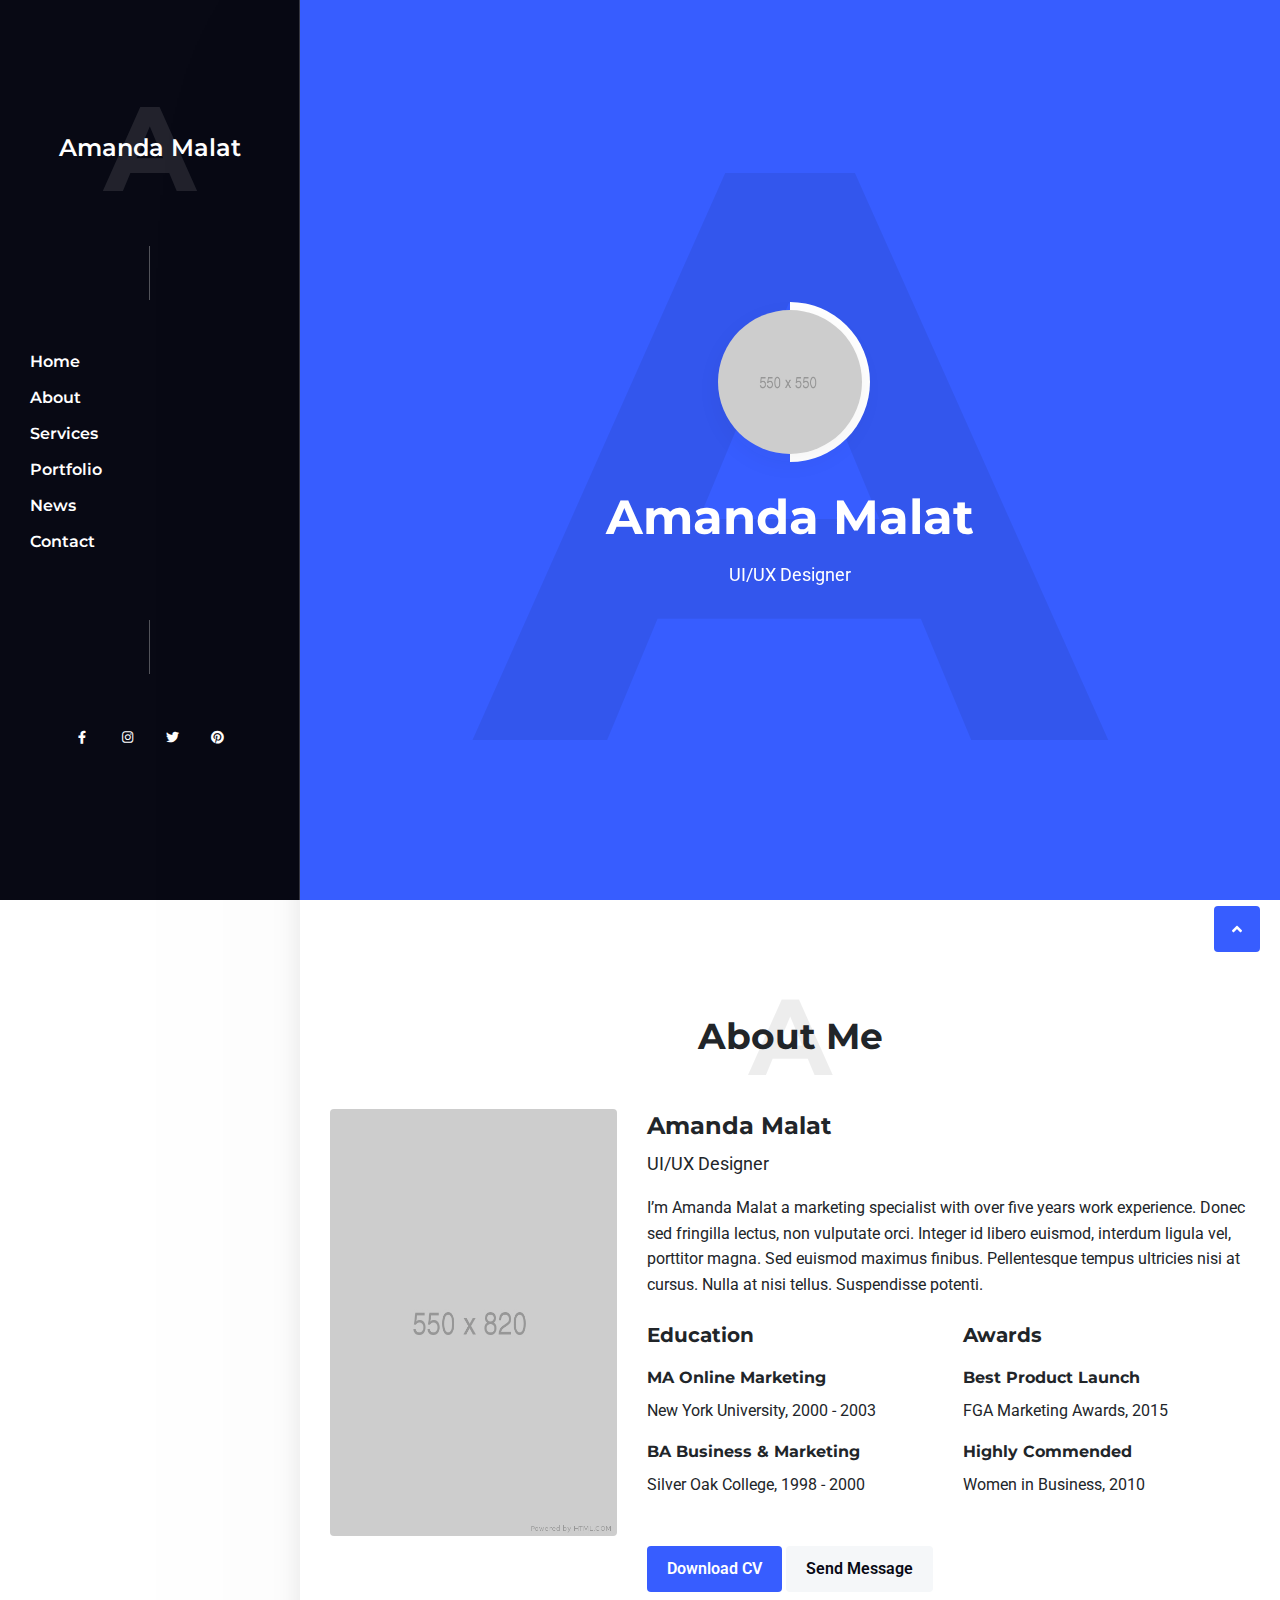
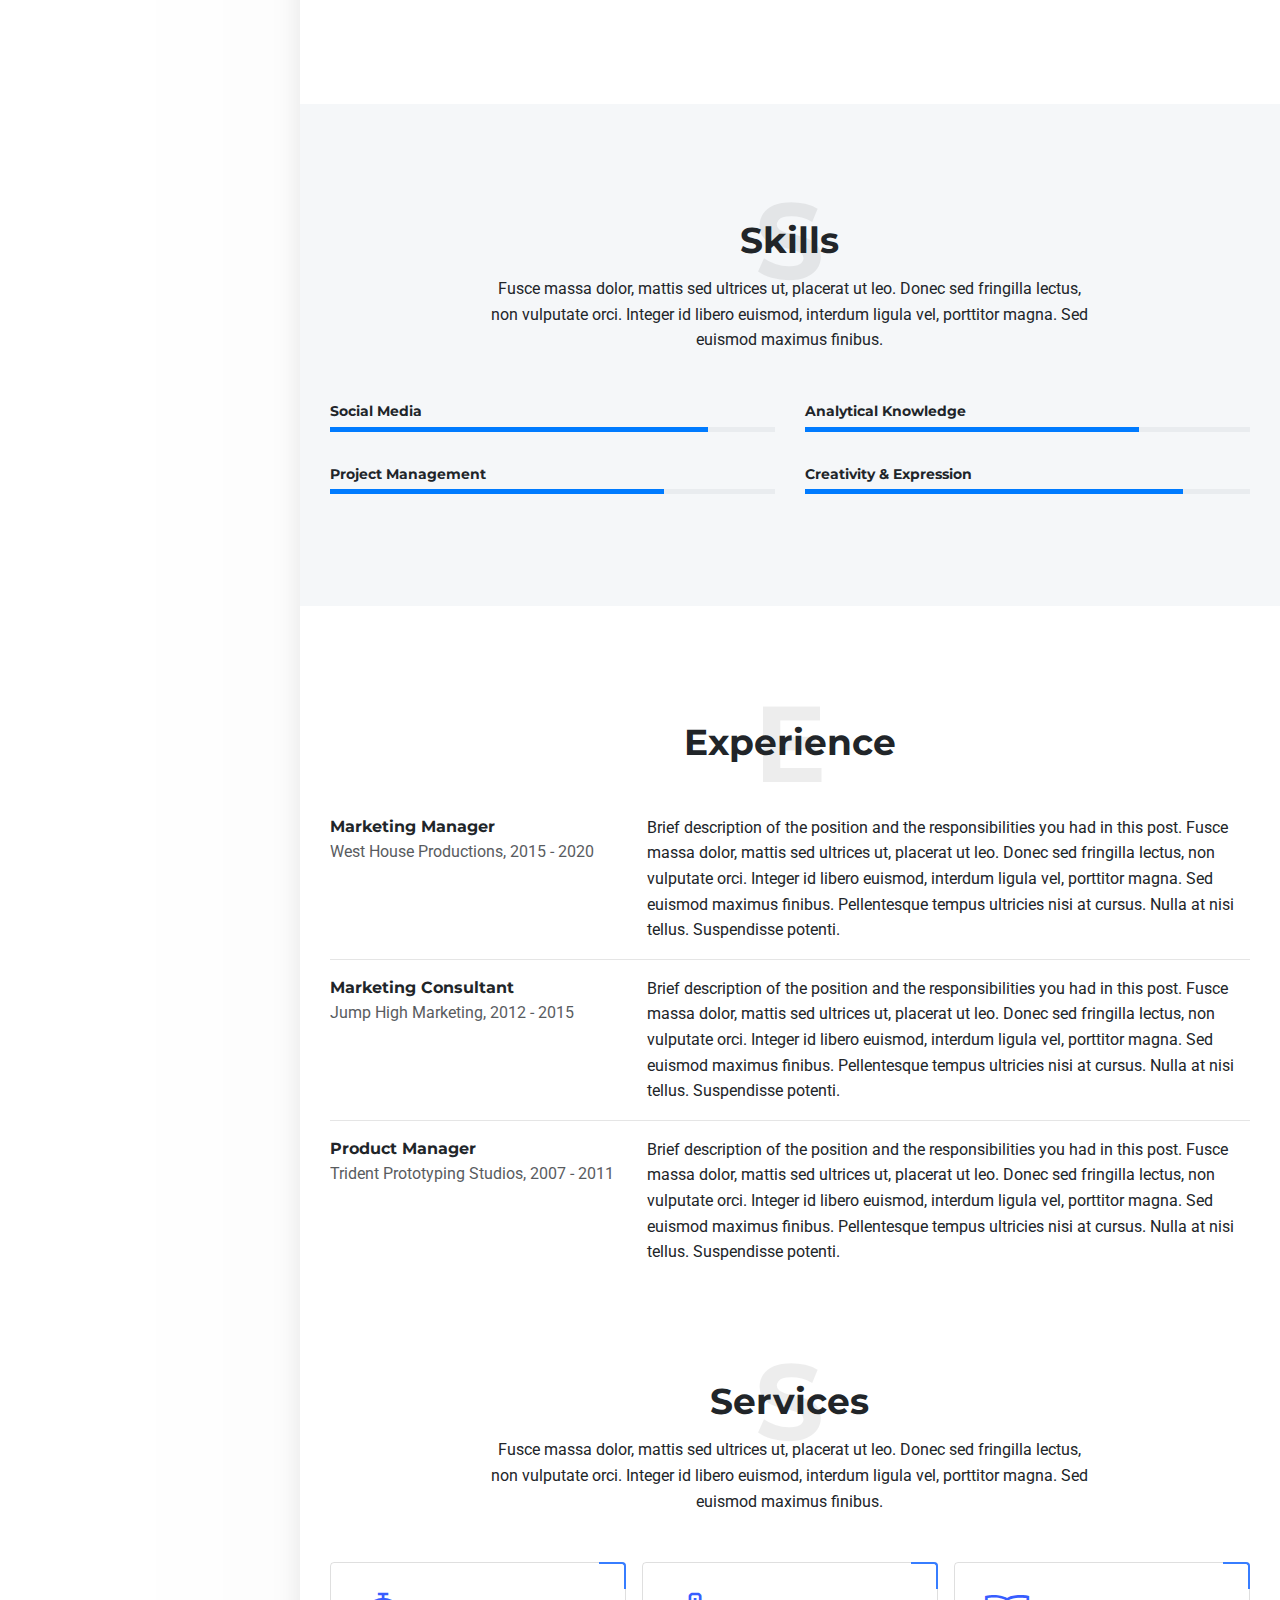
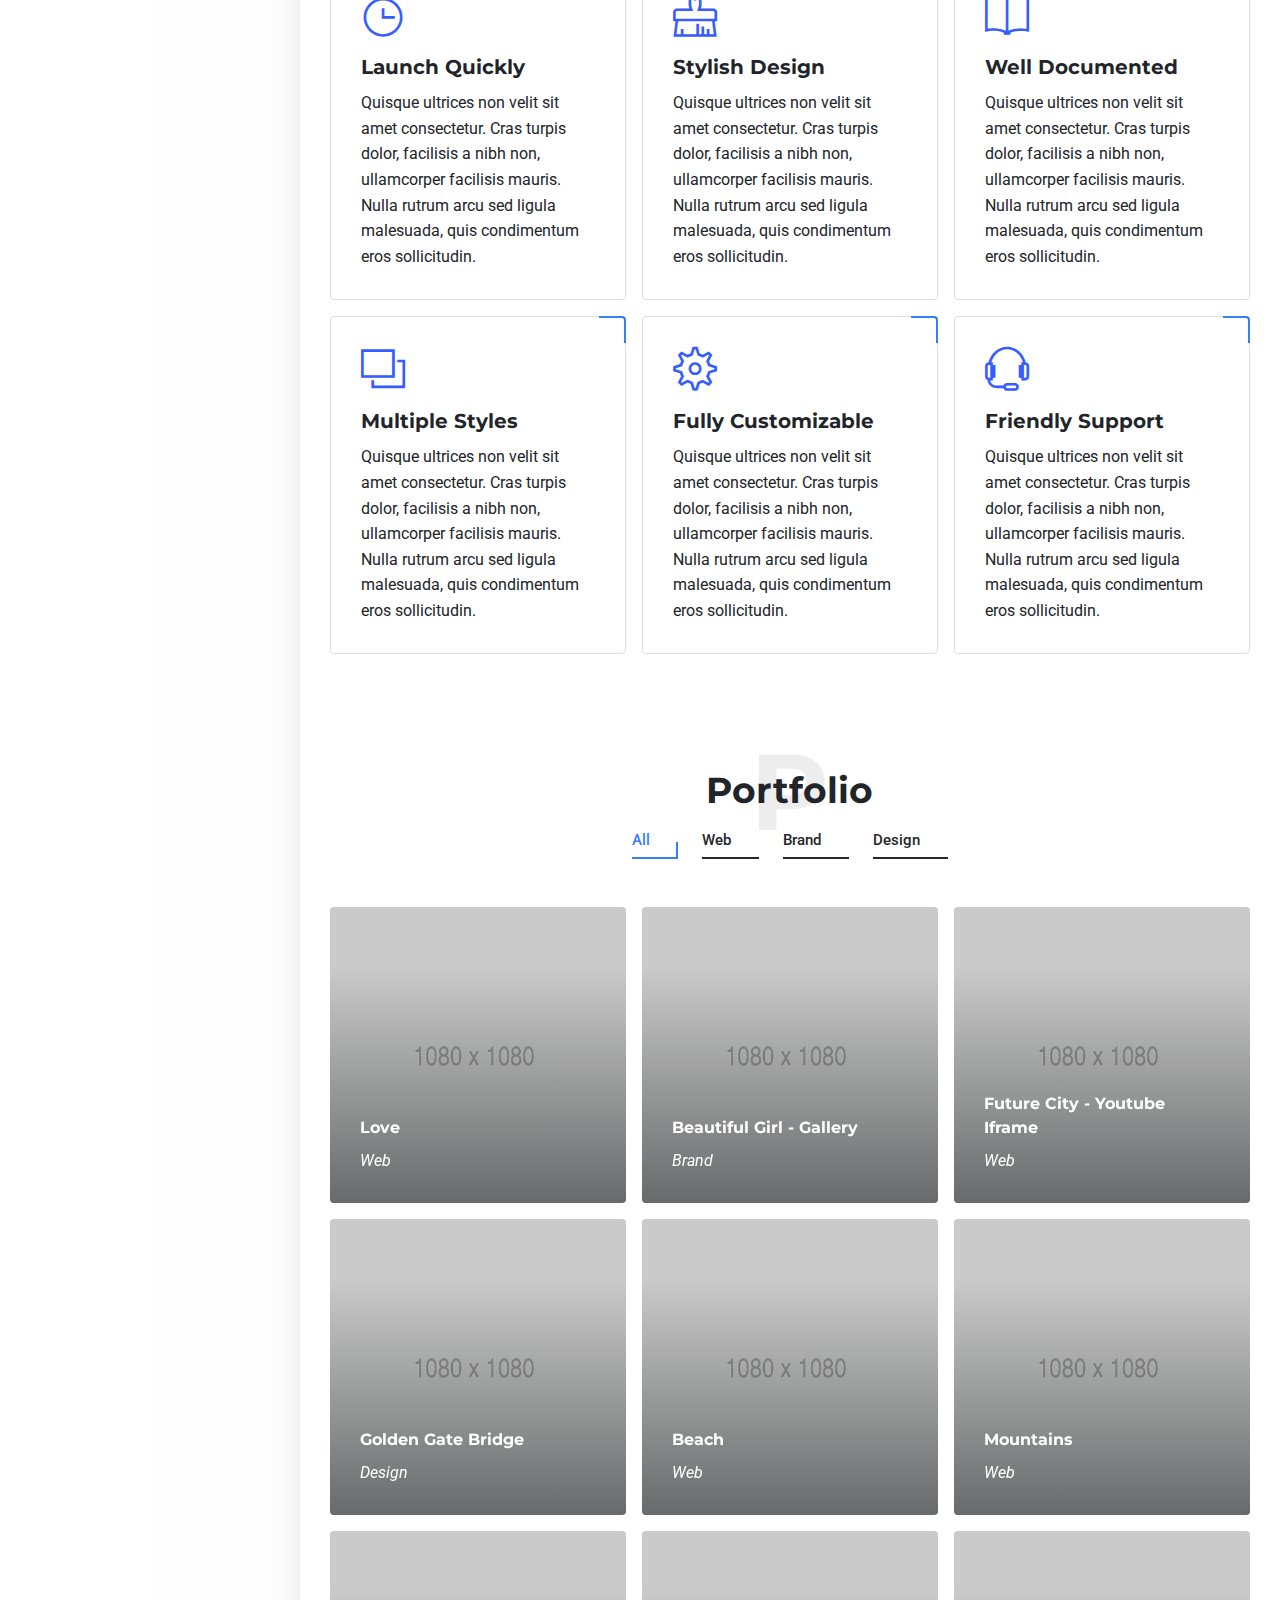
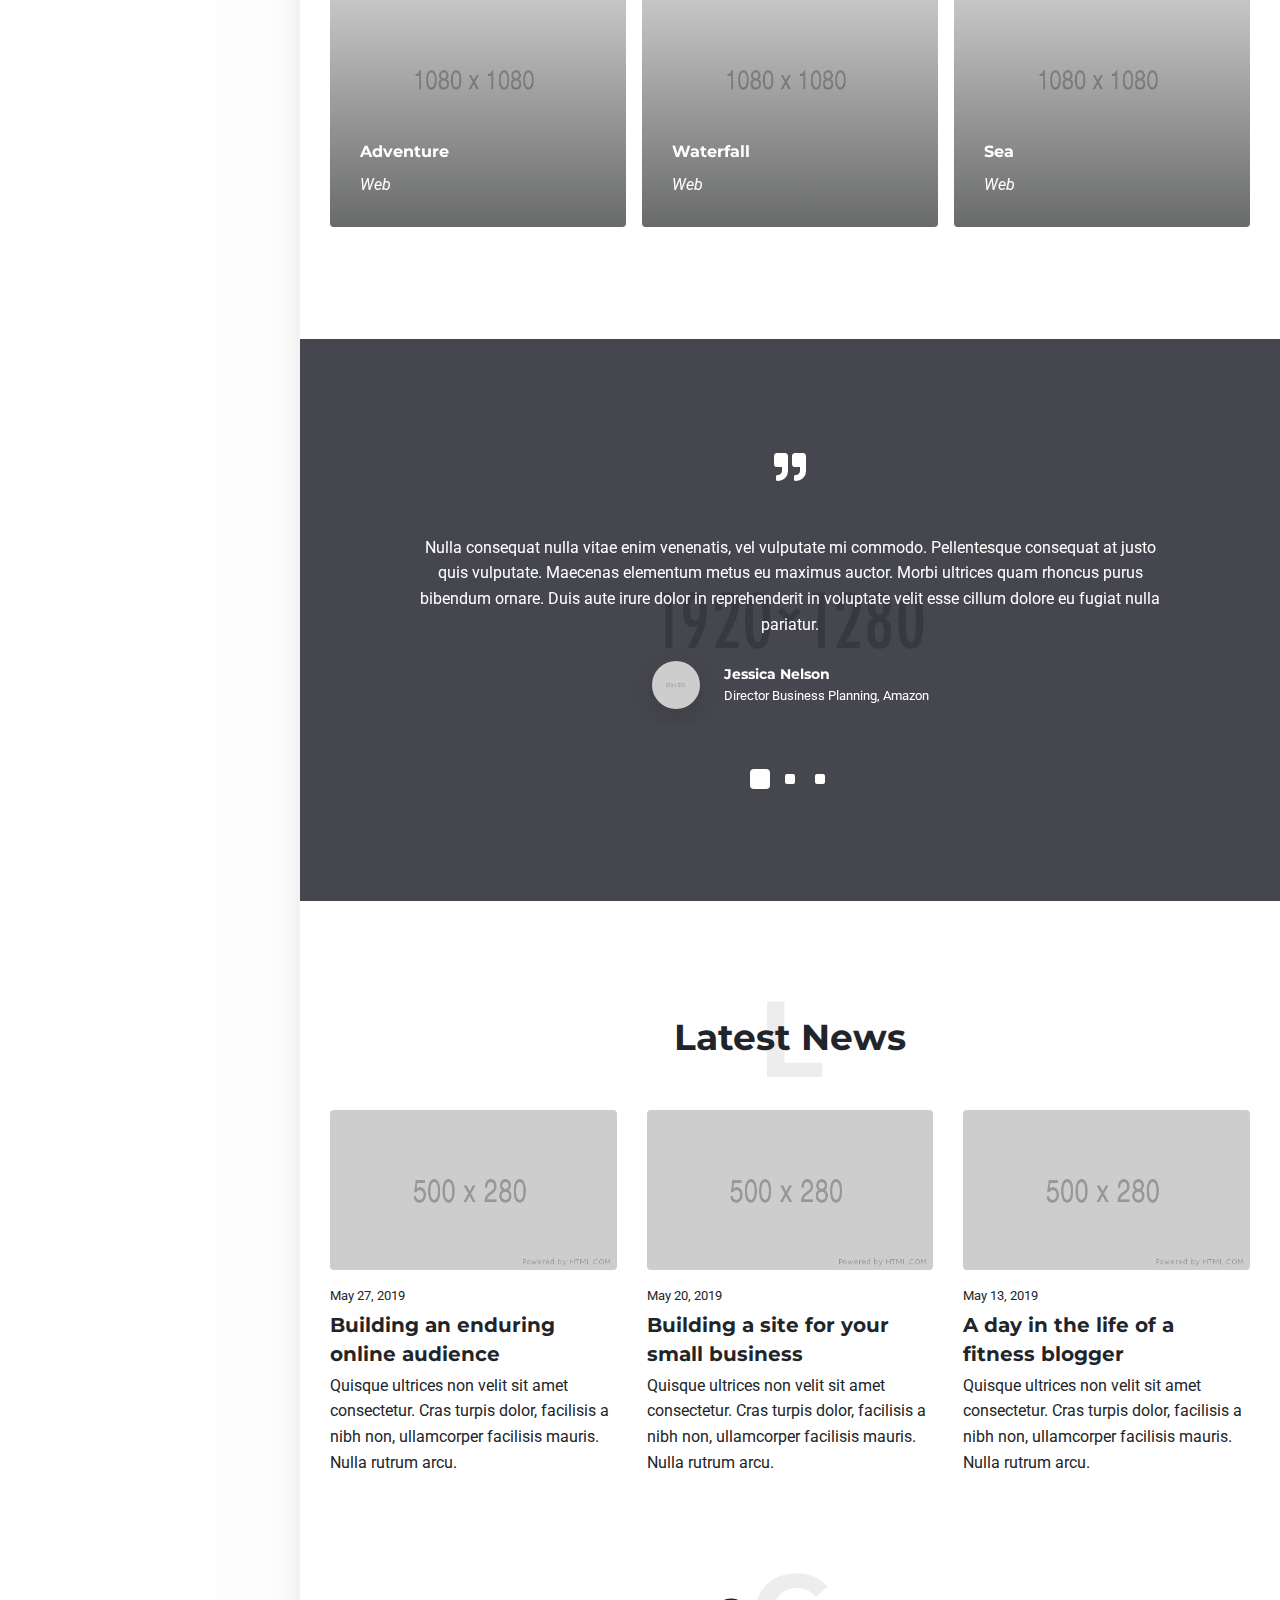
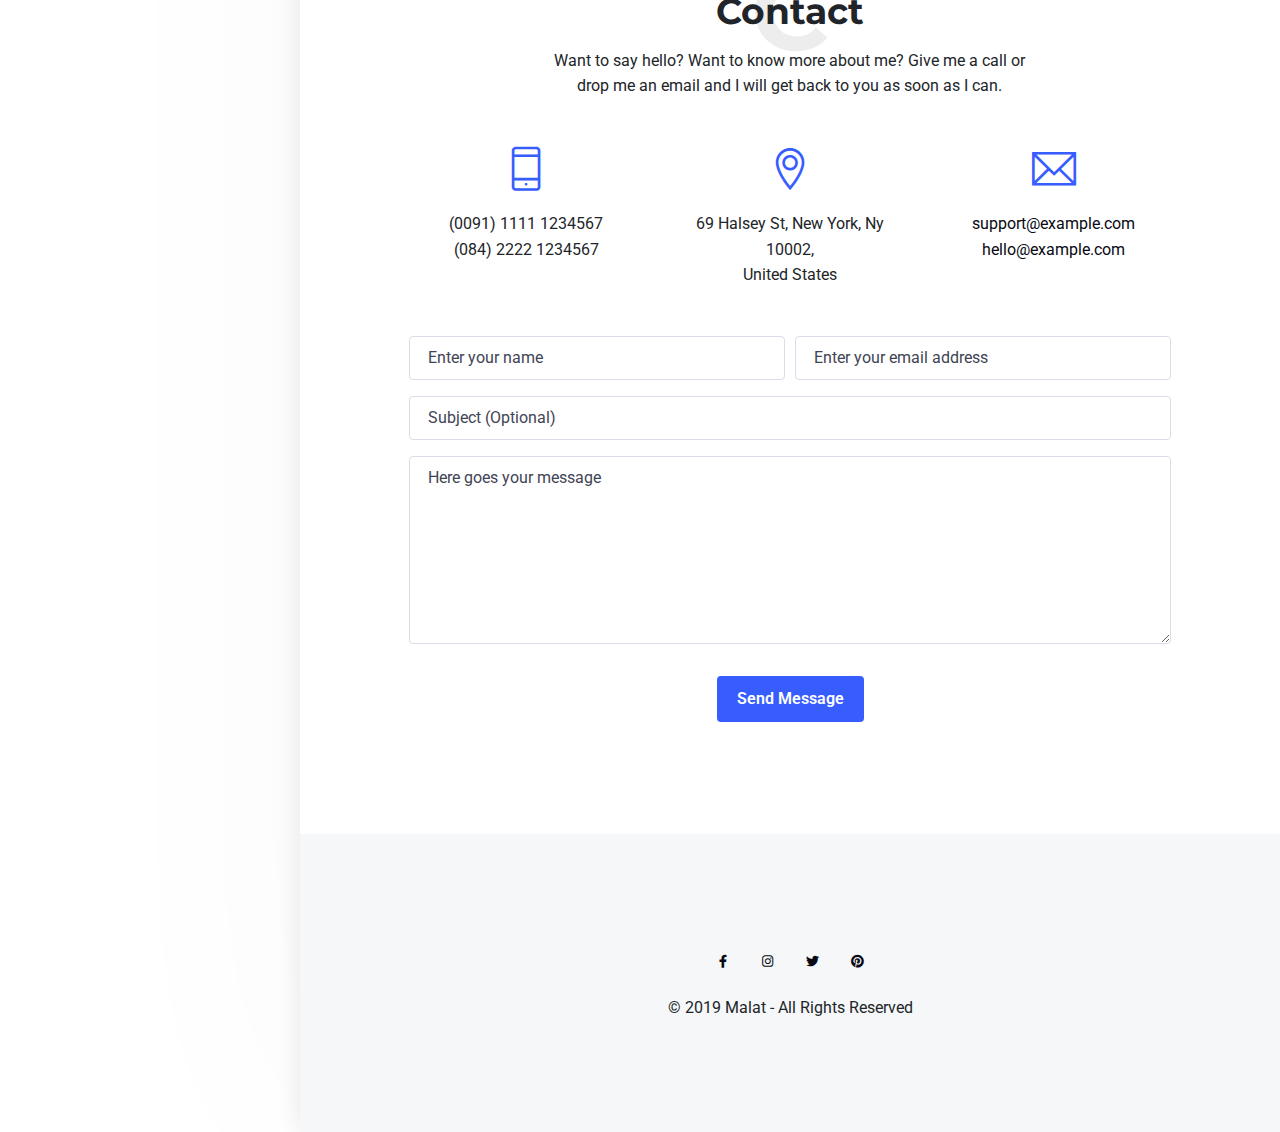
<file: ResumeProject/wwwroot/html/dark-nav-home-1-color-background.html>
﻿<!DOCTYPE html>
<html lang="en">
	<head>

		<!-- Title -->
		<title>Home 1 | Malat - Responsive Personal / Portfolio / Resume Template</title>

		<!-- Required Meta Tags -->
		<meta charset="utf-8">
		<meta name="viewport" content="width=device-width, initial-scale=1, shrink-to-fit=no">
		<meta name="description" content="Personal Portfolio HTML Template based on Bootstrap by Erilisdesign">
		<meta name="author" content="Erilisdesign.com">

		<!-- Base CSS -->
		<link rel="stylesheet" href="assets/vendor/bootstrap/dist/css/bootstrap.min.css">
		<link rel="stylesheet" href="assets/css/style.css">
		<link rel="stylesheet" href="assets/css/utilities.css">

		<link rel="stylesheet" href="assets/css/custom.css">

		<!-- Libs CSS -->
		<link rel="stylesheet" href="assets/vendor/slick/slick.min.css" type="text/css">
		<link rel="stylesheet" href="assets/vendor/vegas/vegas.min.css" type="text/css">
		<link rel="stylesheet" href="assets/vendor/featherlight/featherlight.min.css" type="text/css">
		<link rel="stylesheet" href="assets/vendor/featherlight/featherlight.gallery.min.css" type="text/css">
		<link rel="stylesheet" href="assets/vendor/fontawesome/css/all.min.css" type="text/css">
		<link rel="stylesheet" href="assets/vendor/themify-icons/css/themify-icons.css" type="text/css">

		<!-- Fonts -->
		<link href="https://fonts.googleapis.com/css2?family=Montserrat:wght@300;400;500;600;700&family=Roboto:wght@300;400;500;700&display=swap" rel="stylesheet">

	</head>
	<body>

		<div id="preloader" class="preloader">
			<div class="loader-status">
				<div class="spinner"></div>
			</div>
		</div>

		<div class="site-container">

			<div id="top"></div>

			<!-- Mobile logo -->
			<a href="#" class="mobile-logo mobile-logo-light bg-dark">
				<span>Amanda Malat</span>
			</a>

			<!-- Navigation toggle -->
			<button type="button" id="navigation-toggle" class="nav-toggle nav-toggle-light bg-dark">
				<span></span>
			</button>

			<!-- Site header -->
			<header class="site-header site-header-light bg-dark">
				<div class="header-inner">
					<div class="header-brand">
						<!-- Logo -->
						<a href="#" class="logo">
							<span>Amanda Malat</span>
							<span class="title-letter text-white opacity-10">A</span>
						</a>
					</div>
					<div class="nav-divider mb-8"></div>
					<nav class="site-nav">
						<ul id="navigation">
							<li>
								<a href="#home" class="scrollto">Home</a>
							</li>
							<li>
								<a href="#about" class="scrollto">About</a>
							</li>
							<li>
								<a href="#services" class="scrollto">Services</a>
							</li>
							<li>
								<a href="#portfolio" class="scrollto">Portfolio</a>
							</li>
							<li>
								<a href="#news" class="scrollto">News</a>
							</li>
							<li>
								<a href="#contact" class="scrollto">Contact</a>
							</li>
						</ul>
					</nav>
					<div class="nav-divider my-8"></div>
					<nav>
						<ul class="list-inline text-center">
							<li class="list-inline-item">
								<a class="btn btn-sm btn-icon btn-outline-white border-0 rounded-circle" href="#">
									<span class="btn-icon-inner fab fa-facebook-f"></span>
								</a>
							</li>
							<li class="list-inline-item">
								<a class="btn btn-sm btn-icon btn-outline-white border-0 rounded-circle" href="#">
									<span class="btn-icon-inner fab fa-instagram"></span>
								</a>
							</li>
							<li class="list-inline-item">
								<a class="btn btn-sm btn-icon btn-outline-white border-0 rounded-circle" href="#">
									<span class="btn-icon-inner fab fa-twitter"></span>
								</a>
							</li>
							<li class="list-inline-item">
								<a class="btn btn-sm btn-icon btn-outline-white border-0 rounded-circle" href="#">
									<span class="btn-icon-inner fab fa-pinterest"></span>
								</a>
							</li>
						</ul>
					</nav>
				</div>
			</header>

			<!-- Header overlay -->
			<div class="header-overlay">
				<div class="overlay-inner bg-dark opacity-80"></div>
			</div>

			<!-- Back to top button -->
			<button type="button" id="backtotop" class="btn btn-primary btn-icon">
				<span class="btn-icon-inner fas fa-angle-up"></span>
			</button>

			<!-- Page wrapper -->
			<div class="page-wrapper">
				<div id="page-cover" class="page-cover">
					<div class="page-cover-wrapper-fixed">
						<div class="page-cover-bg bg-primary"></div>
						<div class="page-cover-wrap">

							<section id="home" class="d-flex min-vh-100">
								<div class="container align-self-center text-white text-center">
									<div class="avatar avatar-xxl mb-6">
										<div class="avatar-shape avatar-shape-rounded bg-white mt-n2 mb-n2 mr-n2"></div>
										<img src="demo/images/avatar_small.jpg" alt="" class="avatar-img rounded-circle shadow-light">
									</div>
									<h1 class="mb-2 mb-lg-3">Amanda Malat</h1>
									<p class="lead mb-0">UI/UX Designer</p>
									<span class="cover-letter letter-xl">A</span>
								</div>
							</section>

						</div>
					</div>
				</div><!--end .page-cover -->

				<div class="page-content">

					<section id="about">
						<div class="container">
							<div class="section-title h2 text-center mb-8">
								<h2 class="mb-0">About Me</h2>
								<span class="title-letter">A</span>
							</div>
							<div class="row">
								<div class="col-md-6 col-lg-4 d-none d-lg-block">
									<img class="img-fluid w-100 rounded" src="demo/images/avatar.jpg" alt="">
								</div>
								<div class="col-lg-8">
									<h3>Amanda Malat</h3>
									<p class="lead">UI/UX Designer</p>
									<p class="mb-5">I’m Amanda Malat a marketing specialist with over five years work experience. Donec sed fringilla lectus, non vulputate orci. Integer id libero euismod, interdum ligula vel, porttitor magna. Sed euismod maximus finibus. Pellentesque tempus ultricies nisi at cursus. Nulla at nisi tellus. Suspendisse potenti.</p>
									<div class="row mb-8">
										<div class="col-md-6 mb-5 mb-md-0">
											<h4 class="mb-4">Education</h4>
											<p class="h5">MA Online Marketing</p>
											<p>New York University, 2000 - 2003</p>
											<p class="h5">BA Business & Marketing</p>
											<p>Silver Oak College, 1998 - 2000</p>
										</div>

										<div class="col-md-6">
											<h4 class="mb-4">Awards</h4>
											<p class="h5">Best Product Launch</p>
											<p>FGA Marketing Awards, 2015</p>
											<p class="h5">Highly Commended</p>
											<p>Women in Business, 2010</p>
										</div>
									</div>
									<a href="#" class="btn btn-primary">Download CV</a>
									<a href="#contact" class="btn btn-light scrollto">Send Message</a>
								</div>
							</div>
						</div>
					</section>

					<section id="skills" class="bg-light">
						<div class="container">
							<div class="row mb-8">
								<div class="col-lg-10 col-xl-8 mx-lg-auto text-center">
									<div class="section-title h2 mb-3">
										<h2 class="mb-0">Skills</h2>
										<span class="title-letter">S</span>
									</div>
									<p>Fusce massa dolor, mattis sed ultrices ut, placerat ut leo. Donec sed fringilla lectus, non vulputate orci. Integer id libero euismod, interdum ligula vel, porttitor magna. Sed euismod maximus finibus.</p>
								</div>
							</div>
							<div class="row">
								<div class="col-md-6 mb-4 mb-md-0">
									<p class="h6 mb-1">Social Media</p>
									<div class="progress mb-6 rounded-0" style="height:5px">
										<div class="progress-bar" role="progressbar" style="width: 85%" aria-valuenow="85" aria-valuemin="0" aria-valuemax="100"></div>
									</div>
									<p class="h6 mb-1">Project Management</p>
									<div class="progress rounded-0" style="height:5px">
										<div class="progress-bar" role="progressbar" style="width: 75%" aria-valuenow="75" aria-valuemin="0" aria-valuemax="100"></div>
									</div>
								</div>
								<div class="col-md-6">
									<p class="h6 mb-1">Analytical Knowledge</p>
									<div class="progress mb-6 rounded-0" style="height:5px">
										<div class="progress-bar" role="progressbar" style="width: 75%" aria-valuenow="75" aria-valuemin="0" aria-valuemax="100"></div>
									</div>
									<p class="h6 mb-1">Creativity & Expression</p>
									<div class="progress rounded-0" style="height:5px">
										<div class="progress-bar" role="progressbar" style="width: 85%" aria-valuenow="85" aria-valuemin="0" aria-valuemax="100"></div>
									</div>
								</div>
							</div>
						</div>
					</section>

					<section id="experience" class="pb-0">
						<div class="container">
							<div class="section-title h2 text-center mb-8">
								<h2 class="mb-0">Experience</h2>
								<span class="title-letter">E</span>
							</div>

							<div class="row">
								<div class="col-lg-4 mb-1 mb-lg-0">
									<p class="h5 mb-0">Marketing Manager</p>
									<p class="opacity-75">West House Productions, 2015 - 2020</p>
								</div>
								<div class="col-lg-8">
									<p>Brief description of the position and the responsibilities you had in this post. Fusce massa dolor, mattis sed ultrices ut, placerat ut leo. Donec sed fringilla lectus, non vulputate orci. Integer id libero euismod, interdum ligula vel, porttitor magna. Sed euismod maximus finibus. Pellentesque tempus ultricies nisi at cursus. Nulla at nisi tellus. Suspendisse potenti.</p>
								</div>
							</div>

							<hr/>

							<div class="row">
								<div class="col-lg-4 mb-1 mb-lg-0">
									<p class="h5 mb-0">Marketing Consultant</p>
									<p class="opacity-75">Jump High Marketing, 2012 - 2015</p>
								</div>
								<div class="col-lg-8">
									<p>Brief description of the position and the responsibilities you had in this post. Fusce massa dolor, mattis sed ultrices ut, placerat ut leo. Donec sed fringilla lectus, non vulputate orci. Integer id libero euismod, interdum ligula vel, porttitor magna. Sed euismod maximus finibus. Pellentesque tempus ultricies nisi at cursus. Nulla at nisi tellus. Suspendisse potenti.</p>
								</div>
							</div>

							<hr/>

							<div class="row">
								<div class="col-lg-4 mb-1 mb-lg-0">
									<p class="h5 mb-0">Product Manager</p>
									<p class="opacity-75">Trident Prototyping Studios, 2007 - 2011</p>
								</div>
								<div class="col-lg-8">
									<p>Brief description of the position and the responsibilities you had in this post. Fusce massa dolor, mattis sed ultrices ut, placerat ut leo. Donec sed fringilla lectus, non vulputate orci. Integer id libero euismod, interdum ligula vel, porttitor magna. Sed euismod maximus finibus. Pellentesque tempus ultricies nisi at cursus. Nulla at nisi tellus. Suspendisse potenti.</p>
								</div>
							</div>
						</div>
					</section>

					<section id="services" class="pb-0">
						<div class="container">
							<div class="row mb-8">
								<div class="col-lg-10 col-xl-8 mx-lg-auto text-center">
									<div class="section-title h2 mb-3">
										<h2 class="mb-0">Services</h2>
										<span class="title-letter">S</span>
									</div>
									<p>Fusce massa dolor, mattis sed ultrices ut, placerat ut leo. Donec sed fringilla lectus, non vulputate orci. Integer id libero euismod, interdum ligula vel, porttitor magna. Sed euismod maximus finibus.</p>
								</div>
							</div>
							<div class="row my-n2 mx-sm-n2">
								<div class="col-md-6 col-xl-4 py-2 px-md-2">
									<div class="feature-block feature-boxed feature-decorated">
										<div class="feature-icon text-primary mb-3">
											<div>
												<i class="ti-timer"></i>
											</div>
										</div>
										<h3 class="h4 mb-2">Launch Quickly</h3>
										<p>Quisque ultrices non velit sit amet consectetur. Cras turpis dolor, facilisis a nibh non, ullamcorper facilisis mauris. Nulla rutrum arcu sed ligula malesuada, quis condimentum eros sollicitudin.</p>
									</div>
								</div>

								<div class="col-md-6 col-xl-4 py-2 px-md-2">
									<div class="feature-block feature-boxed feature-decorated">
										<div class="feature-icon text-primary mb-3">
											<div>
												<i class="ti-brush-alt"></i>
											</div>
										</div>
										<h3 class="h4 mb-2">Stylish Design</h3>
										<p>Quisque ultrices non velit sit amet consectetur. Cras turpis dolor, facilisis a nibh non, ullamcorper facilisis mauris. Nulla rutrum arcu sed ligula malesuada, quis condimentum eros sollicitudin.</p>
									</div>
								</div>

								<div class="col-md-6 col-xl-4 py-2 px-md-2">
									<div class="feature-block feature-boxed feature-decorated">
										<div class="feature-icon text-primary mb-3">
											<div>
												<i class="ti-book"></i>
											</div>
										</div>
										<h3 class="h4 mb-2">Well Documented</h3>
										<p>Quisque ultrices non velit sit amet consectetur. Cras turpis dolor, facilisis a nibh non, ullamcorper facilisis mauris. Nulla rutrum arcu sed ligula malesuada, quis condimentum eros sollicitudin.</p>
									</div>
								</div>

								<div class="col-md-6 col-xl-4 py-2 px-md-2">
									<div class="feature-block feature-boxed feature-decorated">
										<div class="feature-icon text-primary mb-3">
											<div>
												<i class="ti-layers"></i>
											</div>
										</div>
										<h3 class="h4 mb-2">Multiple Styles</h3>
										<p>Quisque ultrices non velit sit amet consectetur. Cras turpis dolor, facilisis a nibh non, ullamcorper facilisis mauris. Nulla rutrum arcu sed ligula malesuada, quis condimentum eros sollicitudin.</p>
									</div>
								</div>

								<div class="col-md-6 col-xl-4 py-2 px-md-2">
									<div class="feature-block feature-boxed feature-decorated">
										<div class="feature-icon text-primary mb-3">
											<div>
												<i class="ti-settings"></i>
											</div>
										</div>
										<h3 class="h4 mb-2">Fully Customizable</h3>
										<p>Quisque ultrices non velit sit amet consectetur. Cras turpis dolor, facilisis a nibh non, ullamcorper facilisis mauris. Nulla rutrum arcu sed ligula malesuada, quis condimentum eros sollicitudin.</p>
									</div>
								</div>

								<div class="col-md-6 col-xl-4 py-2 px-md-2">
									<div class="feature-block feature-boxed feature-decorated">
										<div class="feature-icon text-primary mb-3">
											<div>
												<i class="ti-headphone-alt"></i>
											</div>
										</div>
										<h3 class="h4 mb-2">Friendly Support</h3>
										<p>Quisque ultrices non velit sit amet consectetur. Cras turpis dolor, facilisis a nibh non, ullamcorper facilisis mauris. Nulla rutrum arcu sed ligula malesuada, quis condimentum eros sollicitudin.</p>
									</div>
								</div>
							</div>
						</div>
					</section>

					<section id="portfolio">
						<div class="container">
							<div class="row mb-8">
								<div class="col-lg-10 col-xl-8 mx-lg-auto text-center">
									<div class="section-title h2 mb-3">
										<h2 class="mb-0">Portfolio</h2>
										<span class="title-letter">P</span>
									</div>
									<nav class="portfolio-filter isotope-filter">
										<ul class="justify-content-center">
											<li><a href="#" class="active" data-filter="*">All</a></li>
											<li><a href="#" data-filter=".web">Web</a></li>
											<li><a href="#" data-filter=".brand">Brand</a></li>
											<li><a href="#" data-filter=".design">Design</a></li>
										</ul>
									</nav>
								</div>
							</div>
						</div>
						<div class="container">
							<div class="portfolio-container isotope-container row my-n2 mx-sm-n2">
								<div class="isotope-item col-sm-6 col-lg-4 py-2 px-sm-2 web">
									<div class="portfolio-item details-inside">
										<a href="portfolio-single-1.html">
											<div class="item-media">
												<img src="demo/images/portfolio/project-1.jpg" alt="">
											</div>
											<div class="item-overlay bg-dark"></div>
											<div class="item-details">
												<h4 class="h5">Love</h4>
												<p class="font-italic">Web</p>
											</div>
										</a>
									</div>
								</div>

								<div class="isotope-item col-sm-6 col-lg-4 py-2 px-sm-2 brand">
									<div class="portfolio-item details-inside">
										<a href="portfolio-single-2.html">
											<div class="item-media">
												<img src="demo/images/portfolio/project-2.jpg" alt="">
											</div>
											<div class="item-overlay bg-dark"></div>
											<div class="item-details">
												<h4 class="h5">Beautiful Girl - Gallery</h4>
												<p class="font-italic">Brand</p>
											</div>
										</a>
									</div>
								</div>

								<div class="isotope-item col-sm-6 col-lg-4 py-2 px-sm-2 web">
									<div class="portfolio-item details-inside">
										<a href="portfolio-single-3.html">
											<div class="item-media">
												<img src="demo/images/portfolio/project-3.jpg" alt="">
											</div>
											<div class="item-overlay bg-dark"></div>
											<div class="item-details text-white">
												<h4 class="h5">Future City - Youtube Iframe</h4>
												<p class="font-italic">Web</p>
											</div>
										</a>
									</div>
								</div>

								<div class="isotope-item col-sm-6 col-lg-4 py-2 px-sm-2 design">
									<div class="portfolio-item details-inside">
										<a href="portfolio-single-2.html">
											<div class="item-media">
												<img src="demo/images/portfolio/project-4.jpg" alt="">
											</div>
											<div class="item-overlay bg-dark"></div>
											<div class="item-details text-white">
												<h4 class="h5">Golden Gate Bridge</h4>
												<p class="font-italic">Design</p>
											</div>
										</a>
									</div>
								</div>

								<div class="isotope-item col-sm-6 col-lg-4 py-2 px-sm-2 web">
									<div class="portfolio-item details-inside">
										<a href="portfolio-single-1.html">
											<div class="item-media">
												<img src="demo/images/portfolio/project-9.jpg" alt="">
												</div>
											<div class="item-overlay bg-dark"></div>
											<div class="item-details text-white">
												<h4 class="h5">Beach</h4>
												<p class="font-italic">Web</p>
											</div>
										</a>
									</div>
								</div>

								<div class="isotope-item col-sm-6 col-lg-4 py-2 px-sm-2 web">
									<div class="portfolio-item details-inside">
										<a href="portfolio-single-3.html">
											<div class="item-media">
												<img src="demo/images/portfolio/project-6.jpg" alt="">
											</div>
											<div class="item-overlay bg-dark"></div>
											<div class="item-details text-white">
												<h4 class="h5">Mountains</h4>
												<p class="font-italic">Web</p>
											</div>
										</a>
									</div>
								</div>

								<div class="isotope-item col-sm-6 col-lg-4 py-2 px-sm-2 web">
									<div class="portfolio-item details-inside">
										<a href="portfolio-single-1.html">
											<div class="item-media">
												<img src="demo/images/portfolio/project-10.jpg" alt="">
											</div>
											<div class="item-overlay bg-dark"></div>
											<div class="item-details text-white">
												<h4 class="h5">Adventure</h4>
												<p class="font-italic">Web</p>
											</div>
										</a>
									</div>
								</div>

								<div class="isotope-item col-sm-6 col-lg-4 py-2 px-sm-2 web">
									<div class="portfolio-item details-inside">
										<a href="portfolio-single-2.html">
											<div class="item-media">
												<img src="demo/images/portfolio/project-11.jpg" alt="">
											</div>
											<div class="item-overlay bg-dark"></div>
											<div class="item-details text-white">
												<h4 class="h5">Waterfall</h4>
												<p class="font-italic">Web</p>
											</div>
										</a>
									</div>
								</div>

								<div class="isotope-item col-sm-6 col-lg-4 py-2 px-sm-2 web">
									<div class="portfolio-item details-inside">
										<a href="portfolio-single-1.html">
											<div class="item-media">
												<img src="demo/images/portfolio/project-5.jpg" alt="">
											</div>
											<div class="item-overlay bg-dark"></div>
											<div class="item-details text-white">
												<h4 class="h5">Sea</h4>
												<p class="font-italic">Web</p>
											</div>
										</a>
									</div>
								</div>
							</div><!-- .portfolio-container end -->
						</div>
					</section>

					<section>
						<div class="overlay">
							<div class="overlay-inner bg-image-holder bg-cover bg-center">
								<img src="demo/images/image-5.jpg" alt="background">
							</div>
							<div class="overlay-inner bg-dark opacity-70"></div>
						</div>
						<div class="container">
							<div class="row">
								<div class="col-lg-11 col-xl-10 mx-lg-auto text-center text-white">
									<div class="slider dots-light dots-outside" data-slick='{"dots":true,"arrows":false}'>
										<div>
											<div class="icon icon-5x mb-8">
												<i class="fa fa-quote-right"></i>
											</div>
											<blockquote>
												<p class="mb-5">Nulla consequat nulla vitae enim venenatis, vel vulputate mi commodo. Pellentesque consequat at justo quis vulputate. Maecenas elementum metus eu maximus auctor. Morbi ultrices quam rhoncus purus bibendum ornare. Duis aute irure dolor in reprehenderit in voluptate velit esse cillum dolore eu fugiat nulla pariatur. </p>
												<footer class="d-flex justify-content-center align-items-center w-lg-50 mx-auto text-left">
																										<div class="avatar">
														<img src="demo/images/avatar_small.jpg" alt="" class="avatar-img rounded-circle shadow-dark">
													</div>
													<div class="ml-5">
														<h4 class="h6 mb-0">Jessica Nelson</h4>
														<small class="d-block">Director Business Planning, Amazon</small>
													</div>
												</footer>
											</blockquote>
										</div>

										<div>
											<div class="icon icon-5x mb-8">
												<i class="fa fa-quote-right"></i>
											</div>
											<blockquote>
												<p class="mb-5">Ut enim ad minim veniam, quis nostrud exercitation ullamco laboris nisi ut aliquip ex ea commodo consequat. Duis aute irure dolor in reprehenderit in voluptate velit esse cillum dolore eu fugiat nulla pariatur. Excepteur sint occaecat cupidatat non proident, sunt in culpa qui officia deserunt mollit anim id est laborum.</p>
												<footer class="d-flex justify-content-center align-items-center w-lg-50 mx-auto text-left">
																										<div class="avatar">
														<img src="demo/images/avatar_small.jpg" alt="" class="avatar-img rounded-circle shadow-dark">
													</div>
													<div class="ml-5">
														<h4 class="h6 mb-0">Jessica Nelson</h4>
														<small class="d-block">Director Business Planning, Amazon</small>
													</div>
												</footer>
											</blockquote>
										</div>

										<div>
											<div class="icon icon-5x mb-8">
												<i class="fa fa-quote-right"></i>
											</div>
											<blockquote>
												<p class="mb-5">Ut enim ad minim veniam, quis nostrud exercitation ullamco laboris nisi ut aliquip ex ea commodo consequat. Duis aute irure dolor in reprehenderit in voluptate velit esse cillum dolore eu fugiat nulla pariatur. Excepteur sint occaecat cupidatat non proident, sunt in culpa qui officia deserunt mollit anim id est laborum.</p>
												<footer class="d-flex justify-content-center align-items-center w-lg-50 mx-auto text-left">
																										<div class="avatar">
														<img src="demo/images/avatar_small.jpg" alt="" class="avatar-img rounded-circle shadow-dark">
													</div>
													<div class="ml-5">
														<h4 class="h6 mb-0">Jessica Nelson</h4>
														<small class="d-block">Director Business Planning, Amazon</small>
													</div>
												</footer>
											</blockquote>
										</div>
									</div>
								</div>
							</div>
						</div>
					</section>

					<section id="news" class="pb-0">
						<div class="container">
							<div class="section-title h2 text-center mb-8">
								<h2 class="mb-0">Latest News</h2>
								<span class="title-letter">L</span>
							</div>
							<div class="row">
								<div class="col-sm-6 col-md-4 mb-4 mb-md-0">
									<article class="news-block border-0">
										<div class="news-body p-0">
											<div class="mb-4">
												<img class="img-fluid w-100 rounded" src="demo/images/blog/blog-1.jpg" alt="">
											</div>
											<small class="d-block mb-1">May 27, 2019</small>
											<h2 class="h4 mb-1">
												<a href="single-article.html">Building an enduring online audience</a>
											</h2>
											<p>Quisque ultrices non velit sit amet consectetur. Cras turpis dolor, facilisis a nibh non, ullamcorper facilisis mauris. Nulla rutrum arcu.</p>
										</div>
									</article>
								</div>

								<div class="col-sm-6 col-md-4 mb-4 mb-md-0">
									<article class="news-block border-0">
										<div class="news-body p-0">
											<div class="mb-4">
												<img class="img-fluid w-100 rounded" src="demo/images/blog/blog-2.jpg" alt="">
											</div>
											<small class="d-block mb-1">May 20, 2019</small>
											<h2 class="h4 mb-1">
												<a href="single-article.html">Building a site for your small business</a>
											</h2>
											<p>Quisque ultrices non velit sit amet consectetur. Cras turpis dolor, facilisis a nibh non, ullamcorper facilisis mauris. Nulla rutrum arcu.</p>
										</div>
									</article>
								</div>

								<div class="col-sm-6 col-md-4">
									<article class="news-block border-0">
										<div class="news-body p-0">
											<div class="mb-4">
												<img class="img-fluid w-100 rounded" src="demo/images/blog/blog-3.jpg" alt="">
											</div>
											<small class="d-block mb-1">May 13, 2019</small>
											<h2 class="h4 mb-1">
												<a href="single-article.html">A day in the life of a fitness blogger</a>
											</h2>
											<p>Quisque ultrices non velit sit amet consectetur. Cras turpis dolor, facilisis a nibh non, ullamcorper facilisis mauris. Nulla rutrum arcu.</p>
										</div>
									</article>
								</div>
							</div>
						</div>
					</section>

					<section id="contact">
						<div class="container">
							<div class="row">
								<div class="col-lg-10 mx-lg-auto">
									<div class="row mb-8">
										<div class="col-lg-8 mx-lg-auto text-center">
											<div class="section-title h2 mb-3">
												<h2 class="mb-0">Contact</h2>
												<span class="title-letter">C</span>
											</div>
											<p>Want to say hello? Want to know more about me? Give me a call or drop me an email and I will get back to you as soon as I can.</p>
										</div>
									</div>
									<div class="row mb-8">
										<div class="col-md-4 mb-5 mb-md-0">
											<div class="feature-block">
												<div class="feature-icon text-primary mb-4">
													<div class="mx-auto">
														<i class="ti-mobile"></i>
													</div>
												</div>
												<p class="text-center">(0091) 1111 1234567<br/>
												(084) 2222 1234567</p>
											</div>
										</div>

										<div class="col-md-4 mb-5 mb-md-0">
											<div class="feature-block">
												<div class="feature-icon text-primary mb-4">
													<div class="mx-auto">
														<i class="ti-location-pin"></i>
													</div>
												</div>
												<p class="text-center">69 Halsey St, New York, Ny 10002,<br/>
												United States</p>
											</div>
										</div>

										<div class="col-md-4">
											<div class="feature-block">
												<div class="feature-icon text-primary mb-4">
													<div class="mx-auto">
														<i class="ti-email"></i>
													</div>
												</div>
												<p class="text-center"><a href="mailto:support@example.com" class="text-dark">support@example.com</a><br/>
												<a href="mailto:hello@example.com" class="text-dark">hello@example.com</a></p>
											</div>
										</div>
									</div>
									<div class="contact-form">
										<form class="mb-0" id="cf" name="cf" action="include/sendemail.php" method="post" autocomplete="off">
											<div class="form-row">
												<div class="form-process"></div>

												<div class="col-12 col-md-6">
													<div class="form-group error-text-white">
														<input type="text" id="cf-name" name="cf-name" placeholder="Enter your name" class="form-control required">
													</div>
												</div>

												<div class="col-12 col-md-6">
													<div class="form-group error-text-white">
														<input type="email" id="cf-email" name="cf-email" placeholder="Enter your email address" class="form-control required">
													</div>
												</div>

												<div class="col-12">
													<div class="form-group error-text-white">
														<input type="text" id="cf-subject" name="cf-subject" placeholder="Subject (Optional)" class="form-control">
													</div>
												</div>

												<div class="col-12 mb-4">
													<div class="form-group error-text-white">
														<textarea name="cf-message" id="cf-message" placeholder="Here goes your message" class="form-control required" rows="7"></textarea>
													</div>
												</div>

												<div class="col-12 d-none">
													<input type="text" id="cf-botcheck" name="cf-botcheck" value="" class="form-control" />
												</div>

												<div class="col-12 text-center">
													<button class="btn btn-primary" type="submit" id="cf-submit" name="cf-submit">Send Message</button>
												</div>
											</div>
										</form>
										<div class="contact-form-result text-center"></div>
									</div>
								</div>
							</div>
						</div>
					</section>

					<!-- Site footer -->
					<footer class="site-footer bg-light">
						<div class="container">
							<nav class="mb-3">
								<ul class="list-inline text-center">
									<li class="list-inline-item">
										<a class="btn btn-sm btn-icon btn-outline-dark border-0 rounded-circle" href="#">
											<span class="btn-icon-inner fab fa-facebook-f"></span>
										</a>
									</li>
									<li class="list-inline-item">
										<a class="btn btn-sm btn-icon btn-outline-dark border-0 rounded-circle" href="#">
											<span class="btn-icon-inner fab fa-instagram"></span>
										</a>
									</li>
									<li class="list-inline-item">
										<a class="btn btn-sm btn-icon btn-outline-dark border-0 rounded-circle" href="#">
											<span class="btn-icon-inner fab fa-twitter"></span>
										</a>
									</li>
									<li class="list-inline-item">
										<a class="btn btn-sm btn-icon btn-outline-dark border-0 rounded-circle" href="#">
											<span class="btn-icon-inner fab fa-pinterest"></span>
										</a>
									</li>
								</ul>
							</nav>
							<p class="text-center">© 2019 Malat - All Rights Reserved</p>
						</div>
					</footer>

				</div><!--end .page-content -->
			</div><!-- end .page-wrapper -->

		</div>

		<!-- Libs JS -->
		<script src="assets/vendor/jquery/dist/jquery.min.js"></script>
		<script src="assets/vendor/popper.js/dist/popper.min.js"></script>
		<script src="assets/vendor/bootstrap/dist/js/bootstrap.min.js"></script>
		<script src="assets/vendor/jquery.easing/jquery.easing.min.js"></script>
		<script src="assets/vendor/jquery-validation/dist/jquery.validate.min.js"></script>
		<script src="assets/vendor/jquery-form/dist/jquery.form.min.js"></script>
		<script src="assets/vendor/imagesloaded/imagesloaded.pkgd.min.js"></script>
		<script src="assets/vendor/isotope/dist/isotope.pkgd.min.js"></script>
		<script src="assets/vendor/featherlight/jquery.detect_swipe.js"></script>
		<script src="assets/vendor/featherlight/featherlight.min.js"></script>
		<script src="assets/vendor/featherlight/featherlight.gallery.min.js"></script>
		<script src="assets/vendor/slick/slick.min.js"></script>
		<script src="assets/vendor/vegas/vegas.min.js"></script>
		<script src="assets/vendor/typed.js/typed.min.js"></script>
		<script src="assets/vendor/granim.js/dist/granim.min.js"></script>

		<!-- Theme JS -->
		<script src="assets/js/main.js"></script>

	</body>
</html>
</file>
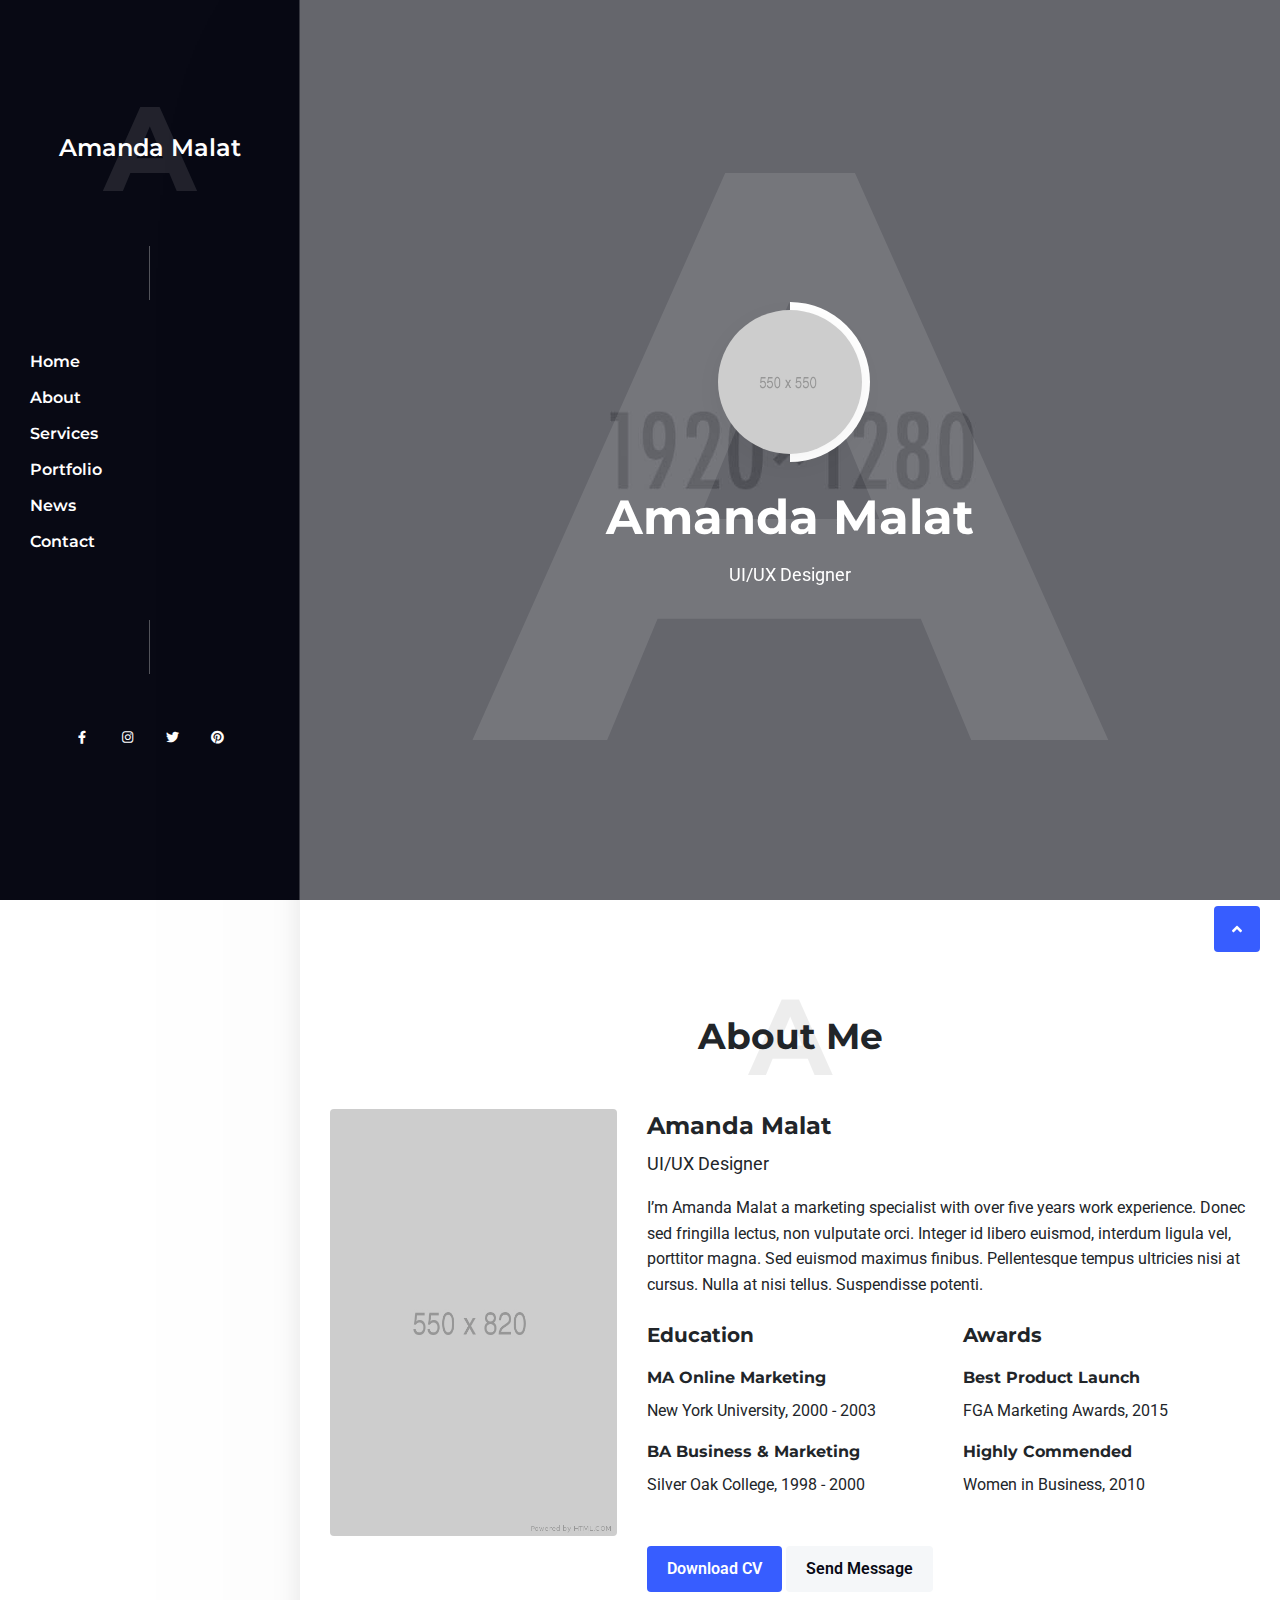
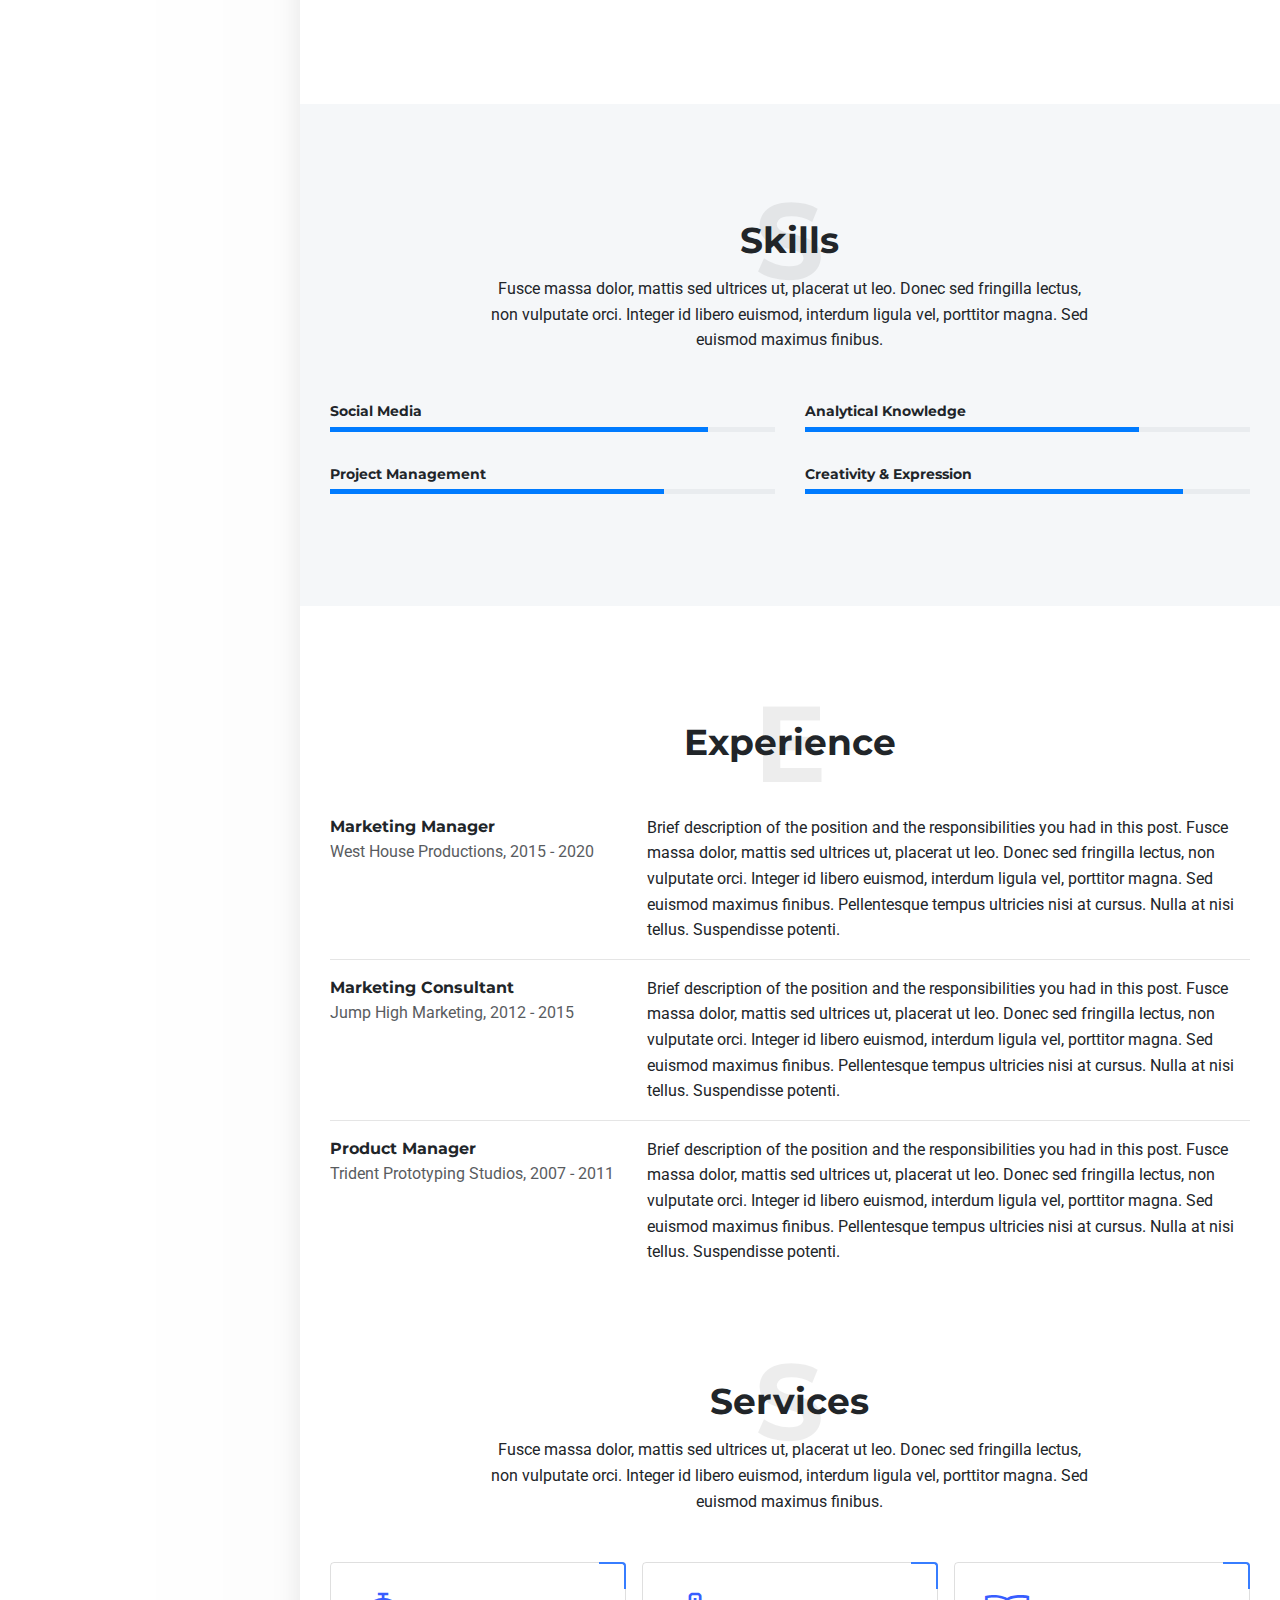
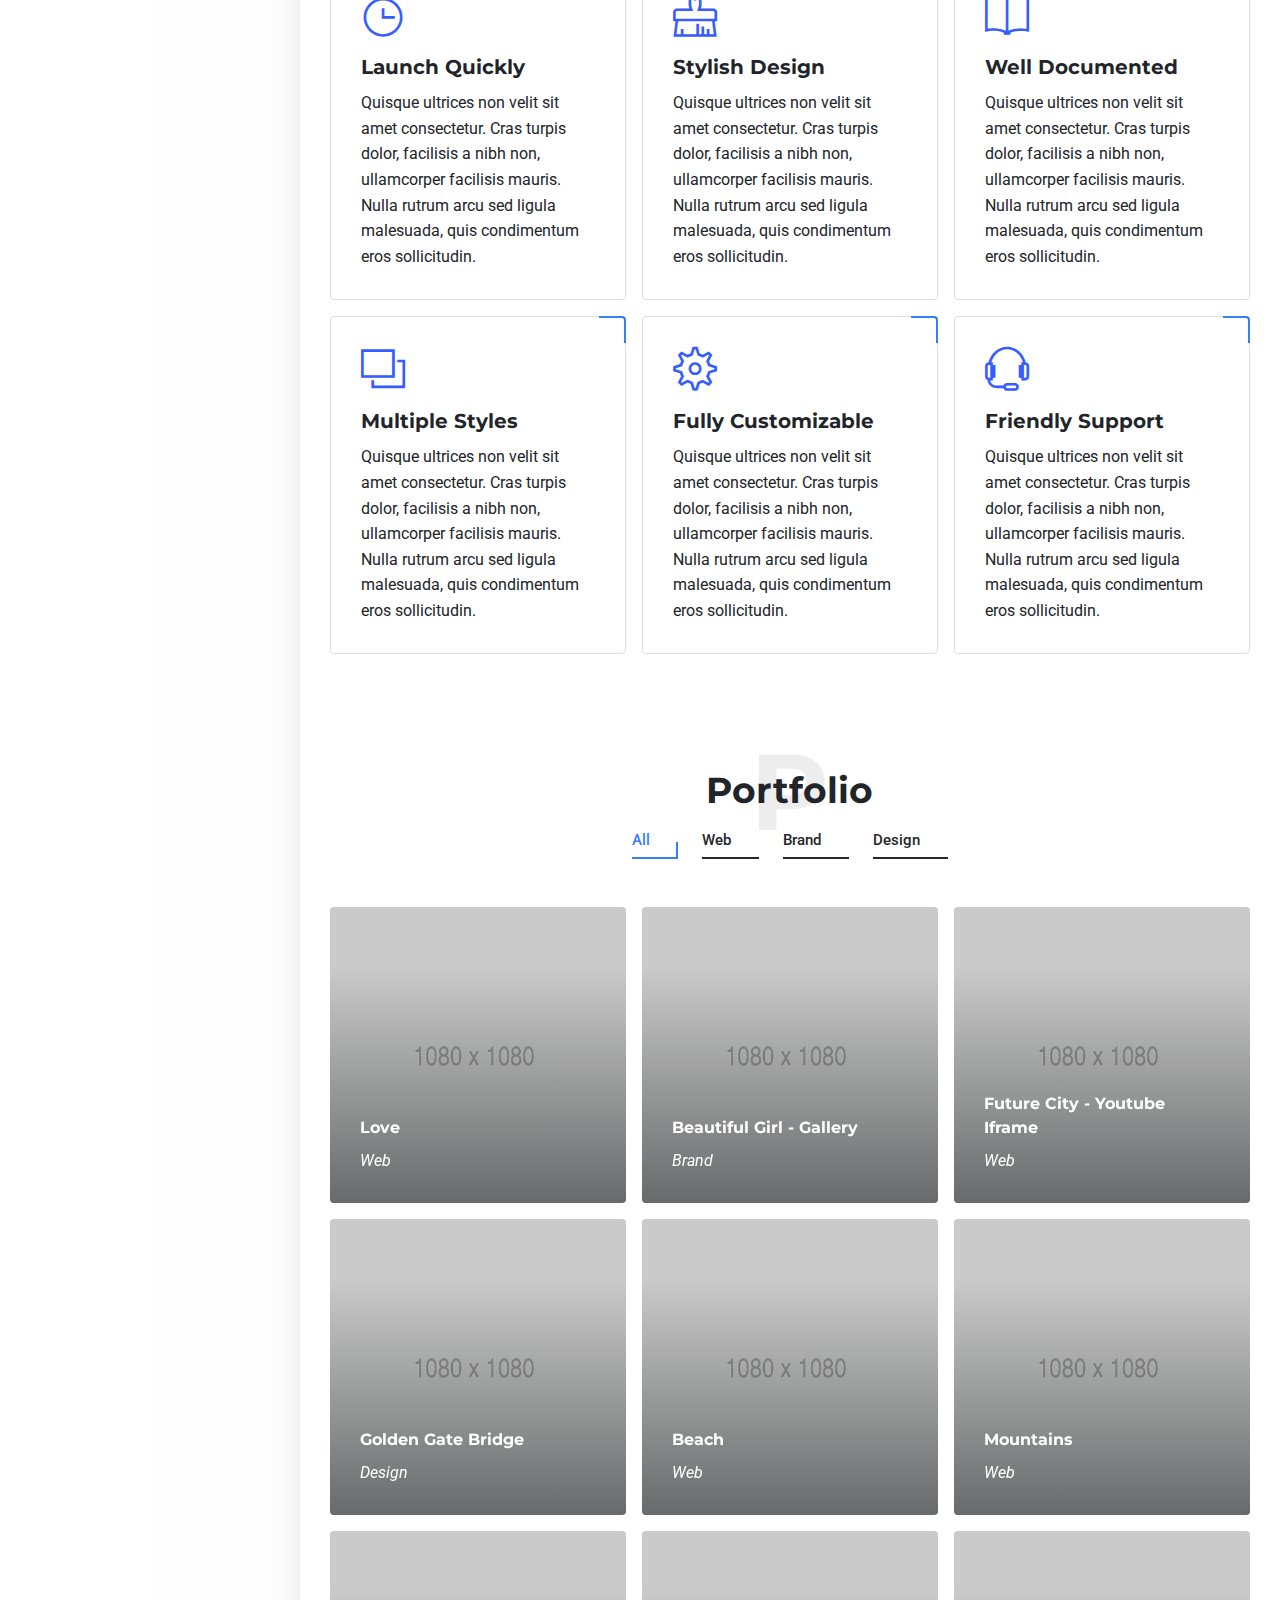
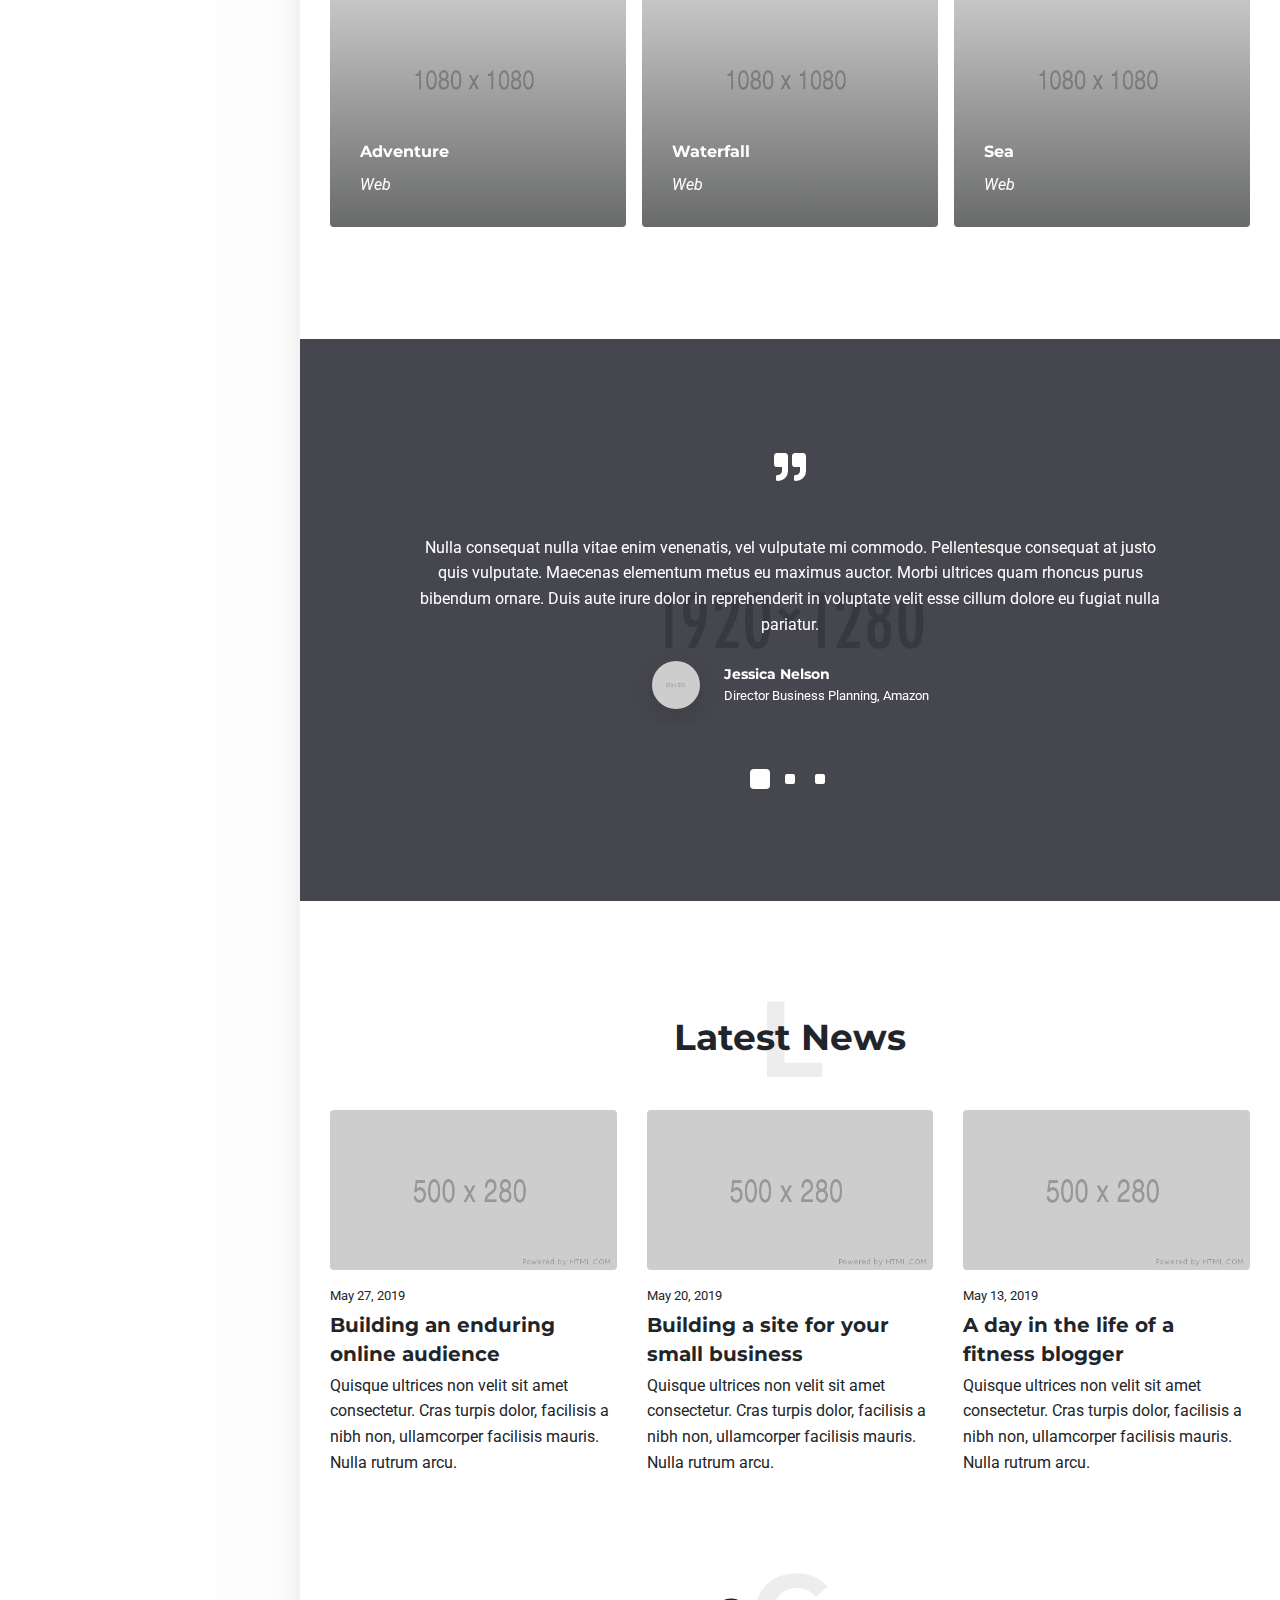
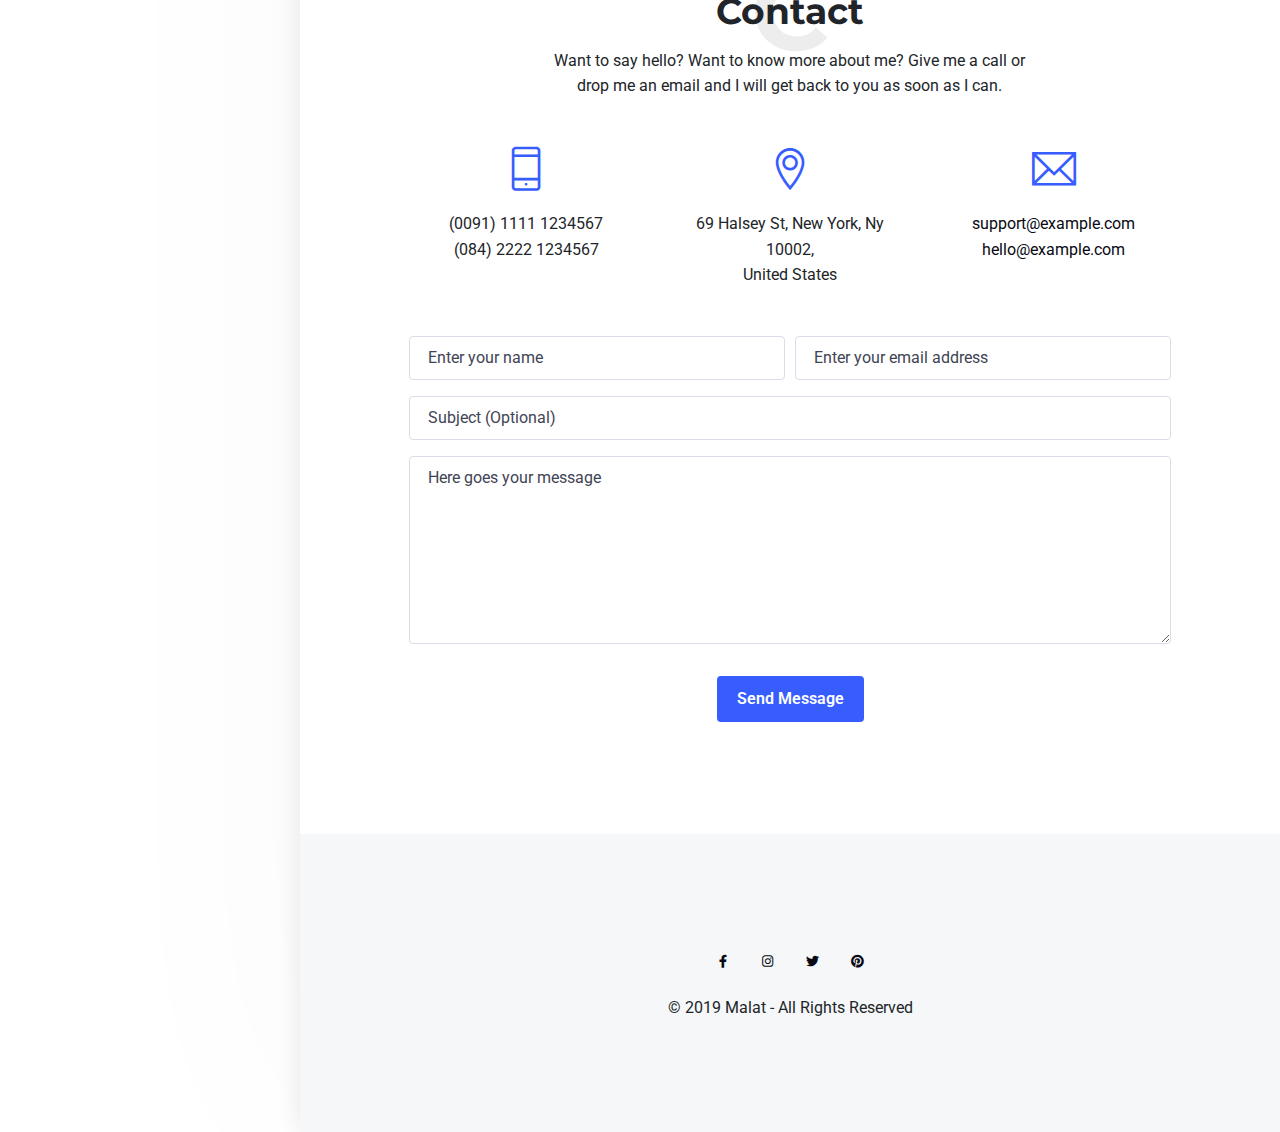
<file: ResumeProject/wwwroot/html/dark-nav-home-1-image-background.html>
﻿<!DOCTYPE html>
<html lang="en">
	<head>

		<!-- Title -->
		<title>Home 1 | Malat - Responsive Personal / Portfolio / Resume Template</title>

		<!-- Required Meta Tags -->
		<meta charset="utf-8">
		<meta name="viewport" content="width=device-width, initial-scale=1, shrink-to-fit=no">
		<meta name="description" content="Personal Portfolio HTML Template based on Bootstrap by Erilisdesign">
		<meta name="author" content="Erilisdesign.com">

		<!-- Base CSS -->
		<link rel="stylesheet" href="assets/vendor/bootstrap/dist/css/bootstrap.min.css">
		<link rel="stylesheet" href="assets/css/style.css">
		<link rel="stylesheet" href="assets/css/utilities.css">

		<link rel="stylesheet" href="assets/css/custom.css">

		<!-- Libs CSS -->
		<link rel="stylesheet" href="assets/vendor/slick/slick.min.css" type="text/css">
		<link rel="stylesheet" href="assets/vendor/vegas/vegas.min.css" type="text/css">
		<link rel="stylesheet" href="assets/vendor/featherlight/featherlight.min.css" type="text/css">
		<link rel="stylesheet" href="assets/vendor/featherlight/featherlight.gallery.min.css" type="text/css">
		<link rel="stylesheet" href="assets/vendor/fontawesome/css/all.min.css" type="text/css">
		<link rel="stylesheet" href="assets/vendor/themify-icons/css/themify-icons.css" type="text/css">

		<!-- Fonts -->
		<link href="https://fonts.googleapis.com/css2?family=Montserrat:wght@300;400;500;600;700&family=Roboto:wght@300;400;500;700&display=swap" rel="stylesheet">

	</head>
	<body>

		<div id="preloader" class="preloader">
			<div class="loader-status">
				<div class="spinner"></div>
			</div>
		</div>

		<div class="site-container">

			<div id="top"></div>

			<!-- Mobile logo -->
			<a href="#" class="mobile-logo mobile-logo-light bg-dark">
				<span>Amanda Malat</span>
			</a>

			<!-- Navigation toggle -->
			<button type="button" id="navigation-toggle" class="nav-toggle nav-toggle-light bg-dark">
				<span></span>
			</button>

			<!-- Site header -->
			<header class="site-header site-header-light bg-dark">
				<div class="header-inner">
					<div class="header-brand">
						<!-- Logo -->
						<a href="#" class="logo">
							<span>Amanda Malat</span>
							<span class="title-letter text-white opacity-10">A</span>
						</a>
					</div>
					<div class="nav-divider mb-8"></div>
					<nav class="site-nav">
						<ul id="navigation">
							<li>
								<a href="#home" class="scrollto">Home</a>
							</li>
							<li>
								<a href="#about" class="scrollto">About</a>
							</li>
							<li>
								<a href="#services" class="scrollto">Services</a>
							</li>
							<li>
								<a href="#portfolio" class="scrollto">Portfolio</a>
							</li>
							<li>
								<a href="#news" class="scrollto">News</a>
							</li>
							<li>
								<a href="#contact" class="scrollto">Contact</a>
							</li>
						</ul>
					</nav>
					<div class="nav-divider my-8"></div>
					<nav>
						<ul class="list-inline text-center">
							<li class="list-inline-item">
								<a class="btn btn-sm btn-icon btn-outline-white border-0 rounded-circle" href="#">
									<span class="btn-icon-inner fab fa-facebook-f"></span>
								</a>
							</li>
							<li class="list-inline-item">
								<a class="btn btn-sm btn-icon btn-outline-white border-0 rounded-circle" href="#">
									<span class="btn-icon-inner fab fa-instagram"></span>
								</a>
							</li>
							<li class="list-inline-item">
								<a class="btn btn-sm btn-icon btn-outline-white border-0 rounded-circle" href="#">
									<span class="btn-icon-inner fab fa-twitter"></span>
								</a>
							</li>
							<li class="list-inline-item">
								<a class="btn btn-sm btn-icon btn-outline-white border-0 rounded-circle" href="#">
									<span class="btn-icon-inner fab fa-pinterest"></span>
								</a>
							</li>
						</ul>
					</nav>
				</div>
			</header>

			<!-- Header overlay -->
			<div class="header-overlay">
				<div class="overlay-inner bg-dark opacity-80"></div>
			</div>

			<!-- Back to top button -->
			<button type="button" id="backtotop" class="btn btn-primary btn-icon">
				<span class="btn-icon-inner fas fa-angle-up"></span>
			</button>

			<!-- Page wrapper -->
			<div class="page-wrapper">
				<div id="page-cover" class="page-cover">
					<div class="page-cover-wrapper-fixed">
						<div class="page-cover-bg">
							<div class="overlay-inner bg-image-holder bg-cover">
								<img src="demo/images/image-1.jpg" alt="background">
							</div>
							<div class="overlay-inner bg-dark opacity-55"></div>
						</div>
						<div class="page-cover-wrap">

							<section id="home" class="d-flex min-vh-100">
								<div class="container align-self-center text-white text-center">
									<div class="avatar avatar-xxl mb-6">
										<div class="avatar-shape avatar-shape-rounded bg-white mt-n2 mb-n2 mr-n2"></div>
										<img src="demo/images/avatar_small.jpg" alt="" class="avatar-img rounded-circle shadow-light">
									</div>
									<h1 class="mb-2 mb-lg-3">Amanda Malat</h1>
									<p class="lead mb-0">UI/UX Designer</p>
									<span class="cover-letter letter-xl text-white opacity-10">A</span>
								</div>
							</section>

						</div>
					</div>
				</div><!--end .page-cover -->

				<div class="page-content">

					<section id="about">
						<div class="container">
							<div class="section-title h2 text-center mb-8">
								<h2 class="mb-0">About Me</h2>
								<span class="title-letter">A</span>
							</div>
							<div class="row">
								<div class="col-md-6 col-lg-4 d-none d-lg-block">
									<img class="img-fluid w-100 rounded" src="demo/images/avatar.jpg" alt="">
								</div>
								<div class="col-lg-8">
									<h3>Amanda Malat</h3>
									<p class="lead">UI/UX Designer</p>
									<p class="mb-5">I’m Amanda Malat a marketing specialist with over five years work experience. Donec sed fringilla lectus, non vulputate orci. Integer id libero euismod, interdum ligula vel, porttitor magna. Sed euismod maximus finibus. Pellentesque tempus ultricies nisi at cursus. Nulla at nisi tellus. Suspendisse potenti.</p>
									<div class="row mb-8">
										<div class="col-md-6 mb-5 mb-md-0">
											<h4 class="mb-4">Education</h4>
											<p class="h5">MA Online Marketing</p>
											<p>New York University, 2000 - 2003</p>
											<p class="h5">BA Business & Marketing</p>
											<p>Silver Oak College, 1998 - 2000</p>
										</div>

										<div class="col-md-6">
											<h4 class="mb-4">Awards</h4>
											<p class="h5">Best Product Launch</p>
											<p>FGA Marketing Awards, 2015</p>
											<p class="h5">Highly Commended</p>
											<p>Women in Business, 2010</p>
										</div>
									</div>
									<a href="#" class="btn btn-primary">Download CV</a>
									<a href="#contact" class="btn btn-light scrollto">Send Message</a>
								</div>
							</div>
						</div>
					</section>

					<section id="skills" class="bg-light">
						<div class="container">
							<div class="row mb-8">
								<div class="col-lg-10 col-xl-8 mx-lg-auto text-center">
									<div class="section-title h2 mb-3">
										<h2 class="mb-0">Skills</h2>
										<span class="title-letter">S</span>
									</div>
									<p>Fusce massa dolor, mattis sed ultrices ut, placerat ut leo. Donec sed fringilla lectus, non vulputate orci. Integer id libero euismod, interdum ligula vel, porttitor magna. Sed euismod maximus finibus.</p>
								</div>
							</div>
							<div class="row">
								<div class="col-md-6 mb-4 mb-md-0">
									<p class="h6 mb-1">Social Media</p>
									<div class="progress mb-6 rounded-0" style="height:5px">
										<div class="progress-bar" role="progressbar" style="width: 85%" aria-valuenow="85" aria-valuemin="0" aria-valuemax="100"></div>
									</div>
									<p class="h6 mb-1">Project Management</p>
									<div class="progress rounded-0" style="height:5px">
										<div class="progress-bar" role="progressbar" style="width: 75%" aria-valuenow="75" aria-valuemin="0" aria-valuemax="100"></div>
									</div>
								</div>
								<div class="col-md-6">
									<p class="h6 mb-1">Analytical Knowledge</p>
									<div class="progress mb-6 rounded-0" style="height:5px">
										<div class="progress-bar" role="progressbar" style="width: 75%" aria-valuenow="75" aria-valuemin="0" aria-valuemax="100"></div>
									</div>
									<p class="h6 mb-1">Creativity & Expression</p>
									<div class="progress rounded-0" style="height:5px">
										<div class="progress-bar" role="progressbar" style="width: 85%" aria-valuenow="85" aria-valuemin="0" aria-valuemax="100"></div>
									</div>
								</div>
							</div>
						</div>
					</section>

					<section id="experience" class="pb-0">
						<div class="container">
							<div class="section-title h2 text-center mb-8">
								<h2 class="mb-0">Experience</h2>
								<span class="title-letter">E</span>
							</div>

							<div class="row">
								<div class="col-lg-4 mb-1 mb-lg-0">
									<p class="h5 mb-0">Marketing Manager</p>
									<p class="opacity-75">West House Productions, 2015 - 2020</p>
								</div>
								<div class="col-lg-8">
									<p>Brief description of the position and the responsibilities you had in this post. Fusce massa dolor, mattis sed ultrices ut, placerat ut leo. Donec sed fringilla lectus, non vulputate orci. Integer id libero euismod, interdum ligula vel, porttitor magna. Sed euismod maximus finibus. Pellentesque tempus ultricies nisi at cursus. Nulla at nisi tellus. Suspendisse potenti.</p>
								</div>
							</div>

							<hr/>

							<div class="row">
								<div class="col-lg-4 mb-1 mb-lg-0">
									<p class="h5 mb-0">Marketing Consultant</p>
									<p class="opacity-75">Jump High Marketing, 2012 - 2015</p>
								</div>
								<div class="col-lg-8">
									<p>Brief description of the position and the responsibilities you had in this post. Fusce massa dolor, mattis sed ultrices ut, placerat ut leo. Donec sed fringilla lectus, non vulputate orci. Integer id libero euismod, interdum ligula vel, porttitor magna. Sed euismod maximus finibus. Pellentesque tempus ultricies nisi at cursus. Nulla at nisi tellus. Suspendisse potenti.</p>
								</div>
							</div>

							<hr/>

							<div class="row">
								<div class="col-lg-4 mb-1 mb-lg-0">
									<p class="h5 mb-0">Product Manager</p>
									<p class="opacity-75">Trident Prototyping Studios, 2007 - 2011</p>
								</div>
								<div class="col-lg-8">
									<p>Brief description of the position and the responsibilities you had in this post. Fusce massa dolor, mattis sed ultrices ut, placerat ut leo. Donec sed fringilla lectus, non vulputate orci. Integer id libero euismod, interdum ligula vel, porttitor magna. Sed euismod maximus finibus. Pellentesque tempus ultricies nisi at cursus. Nulla at nisi tellus. Suspendisse potenti.</p>
								</div>
							</div>
						</div>
					</section>

					<section id="services" class="pb-0">
						<div class="container">
							<div class="row mb-8">
								<div class="col-lg-10 col-xl-8 mx-lg-auto text-center">
									<div class="section-title h2 mb-3">
										<h2 class="mb-0">Services</h2>
										<span class="title-letter">S</span>
									</div>
									<p>Fusce massa dolor, mattis sed ultrices ut, placerat ut leo. Donec sed fringilla lectus, non vulputate orci. Integer id libero euismod, interdum ligula vel, porttitor magna. Sed euismod maximus finibus.</p>
								</div>
							</div>
							<div class="row my-n2 mx-sm-n2">
								<div class="col-md-6 col-xl-4 py-2 px-md-2">
									<div class="feature-block feature-boxed feature-decorated">
										<div class="feature-icon text-primary mb-3">
											<div>
												<i class="ti-timer"></i>
											</div>
										</div>
										<h3 class="h4 mb-2">Launch Quickly</h3>
										<p>Quisque ultrices non velit sit amet consectetur. Cras turpis dolor, facilisis a nibh non, ullamcorper facilisis mauris. Nulla rutrum arcu sed ligula malesuada, quis condimentum eros sollicitudin.</p>
									</div>
								</div>

								<div class="col-md-6 col-xl-4 py-2 px-md-2">
									<div class="feature-block feature-boxed feature-decorated">
										<div class="feature-icon text-primary mb-3">
											<div>
												<i class="ti-brush-alt"></i>
											</div>
										</div>
										<h3 class="h4 mb-2">Stylish Design</h3>
										<p>Quisque ultrices non velit sit amet consectetur. Cras turpis dolor, facilisis a nibh non, ullamcorper facilisis mauris. Nulla rutrum arcu sed ligula malesuada, quis condimentum eros sollicitudin.</p>
									</div>
								</div>

								<div class="col-md-6 col-xl-4 py-2 px-md-2">
									<div class="feature-block feature-boxed feature-decorated">
										<div class="feature-icon text-primary mb-3">
											<div>
												<i class="ti-book"></i>
											</div>
										</div>
										<h3 class="h4 mb-2">Well Documented</h3>
										<p>Quisque ultrices non velit sit amet consectetur. Cras turpis dolor, facilisis a nibh non, ullamcorper facilisis mauris. Nulla rutrum arcu sed ligula malesuada, quis condimentum eros sollicitudin.</p>
									</div>
								</div>

								<div class="col-md-6 col-xl-4 py-2 px-md-2">
									<div class="feature-block feature-boxed feature-decorated">
										<div class="feature-icon text-primary mb-3">
											<div>
												<i class="ti-layers"></i>
											</div>
										</div>
										<h3 class="h4 mb-2">Multiple Styles</h3>
										<p>Quisque ultrices non velit sit amet consectetur. Cras turpis dolor, facilisis a nibh non, ullamcorper facilisis mauris. Nulla rutrum arcu sed ligula malesuada, quis condimentum eros sollicitudin.</p>
									</div>
								</div>

								<div class="col-md-6 col-xl-4 py-2 px-md-2">
									<div class="feature-block feature-boxed feature-decorated">
										<div class="feature-icon text-primary mb-3">
											<div>
												<i class="ti-settings"></i>
											</div>
										</div>
										<h3 class="h4 mb-2">Fully Customizable</h3>
										<p>Quisque ultrices non velit sit amet consectetur. Cras turpis dolor, facilisis a nibh non, ullamcorper facilisis mauris. Nulla rutrum arcu sed ligula malesuada, quis condimentum eros sollicitudin.</p>
									</div>
								</div>

								<div class="col-md-6 col-xl-4 py-2 px-md-2">
									<div class="feature-block feature-boxed feature-decorated">
										<div class="feature-icon text-primary mb-3">
											<div>
												<i class="ti-headphone-alt"></i>
											</div>
										</div>
										<h3 class="h4 mb-2">Friendly Support</h3>
										<p>Quisque ultrices non velit sit amet consectetur. Cras turpis dolor, facilisis a nibh non, ullamcorper facilisis mauris. Nulla rutrum arcu sed ligula malesuada, quis condimentum eros sollicitudin.</p>
									</div>
								</div>
							</div>
						</div>
					</section>

					<section id="portfolio">
						<div class="container">
							<div class="row mb-8">
								<div class="col-lg-10 col-xl-8 mx-lg-auto text-center">
									<div class="section-title h2 mb-3">
										<h2 class="mb-0">Portfolio</h2>
										<span class="title-letter">P</span>
									</div>
									<nav class="portfolio-filter isotope-filter">
										<ul class="justify-content-center">
											<li><a href="#" class="active" data-filter="*">All</a></li>
											<li><a href="#" data-filter=".web">Web</a></li>
											<li><a href="#" data-filter=".brand">Brand</a></li>
											<li><a href="#" data-filter=".design">Design</a></li>
										</ul>
									</nav>
								</div>
							</div>
						</div>
						<div class="container">
							<div class="portfolio-container isotope-container row my-n2 mx-sm-n2">
								<div class="isotope-item col-sm-6 col-lg-4 py-2 px-sm-2 web">
									<div class="portfolio-item details-inside">
										<a href="portfolio-single-1.html">
											<div class="item-media">
												<img src="demo/images/portfolio/project-1.jpg" alt="">
											</div>
											<div class="item-overlay bg-dark"></div>
											<div class="item-details">
												<h4 class="h5">Love</h4>
												<p class="font-italic">Web</p>
											</div>
										</a>
									</div>
								</div>

								<div class="isotope-item col-sm-6 col-lg-4 py-2 px-sm-2 brand">
									<div class="portfolio-item details-inside">
										<a href="portfolio-single-2.html">
											<div class="item-media">
												<img src="demo/images/portfolio/project-2.jpg" alt="">
											</div>
											<div class="item-overlay bg-dark"></div>
											<div class="item-details">
												<h4 class="h5">Beautiful Girl - Gallery</h4>
												<p class="font-italic">Brand</p>
											</div>
										</a>
									</div>
								</div>

								<div class="isotope-item col-sm-6 col-lg-4 py-2 px-sm-2 web">
									<div class="portfolio-item details-inside">
										<a href="portfolio-single-3.html">
											<div class="item-media">
												<img src="demo/images/portfolio/project-3.jpg" alt="">
											</div>
											<div class="item-overlay bg-dark"></div>
											<div class="item-details text-white">
												<h4 class="h5">Future City - Youtube Iframe</h4>
												<p class="font-italic">Web</p>
											</div>
										</a>
									</div>
								</div>

								<div class="isotope-item col-sm-6 col-lg-4 py-2 px-sm-2 design">
									<div class="portfolio-item details-inside">
										<a href="portfolio-single-2.html">
											<div class="item-media">
												<img src="demo/images/portfolio/project-4.jpg" alt="">
											</div>
											<div class="item-overlay bg-dark"></div>
											<div class="item-details text-white">
												<h4 class="h5">Golden Gate Bridge</h4>
												<p class="font-italic">Design</p>
											</div>
										</a>
									</div>
								</div>

								<div class="isotope-item col-sm-6 col-lg-4 py-2 px-sm-2 web">
									<div class="portfolio-item details-inside">
										<a href="portfolio-single-1.html">
											<div class="item-media">
												<img src="demo/images/portfolio/project-9.jpg" alt="">
												</div>
											<div class="item-overlay bg-dark"></div>
											<div class="item-details text-white">
												<h4 class="h5">Beach</h4>
												<p class="font-italic">Web</p>
											</div>
										</a>
									</div>
								</div>

								<div class="isotope-item col-sm-6 col-lg-4 py-2 px-sm-2 web">
									<div class="portfolio-item details-inside">
										<a href="portfolio-single-3.html">
											<div class="item-media">
												<img src="demo/images/portfolio/project-6.jpg" alt="">
											</div>
											<div class="item-overlay bg-dark"></div>
											<div class="item-details text-white">
												<h4 class="h5">Mountains</h4>
												<p class="font-italic">Web</p>
											</div>
										</a>
									</div>
								</div>

								<div class="isotope-item col-sm-6 col-lg-4 py-2 px-sm-2 web">
									<div class="portfolio-item details-inside">
										<a href="portfolio-single-1.html">
											<div class="item-media">
												<img src="demo/images/portfolio/project-10.jpg" alt="">
											</div>
											<div class="item-overlay bg-dark"></div>
											<div class="item-details text-white">
												<h4 class="h5">Adventure</h4>
												<p class="font-italic">Web</p>
											</div>
										</a>
									</div>
								</div>

								<div class="isotope-item col-sm-6 col-lg-4 py-2 px-sm-2 web">
									<div class="portfolio-item details-inside">
										<a href="portfolio-single-2.html">
											<div class="item-media">
												<img src="demo/images/portfolio/project-11.jpg" alt="">
											</div>
											<div class="item-overlay bg-dark"></div>
											<div class="item-details text-white">
												<h4 class="h5">Waterfall</h4>
												<p class="font-italic">Web</p>
											</div>
										</a>
									</div>
								</div>

								<div class="isotope-item col-sm-6 col-lg-4 py-2 px-sm-2 web">
									<div class="portfolio-item details-inside">
										<a href="portfolio-single-1.html">
											<div class="item-media">
												<img src="demo/images/portfolio/project-5.jpg" alt="">
											</div>
											<div class="item-overlay bg-dark"></div>
											<div class="item-details text-white">
												<h4 class="h5">Sea</h4>
												<p class="font-italic">Web</p>
											</div>
										</a>
									</div>
								</div>
							</div><!-- .portfolio-container end -->
						</div>
					</section>

					<section>
						<div class="overlay">
							<div class="overlay-inner bg-image-holder bg-cover bg-center">
								<img src="demo/images/image-5.jpg" alt="background">
							</div>
							<div class="overlay-inner bg-dark opacity-70"></div>
						</div>
						<div class="container">
							<div class="row">
								<div class="col-lg-11 col-xl-10 mx-lg-auto text-center text-white">
									<div class="slider dots-light dots-outside" data-slick='{"dots":true,"arrows":false}'>
										<div>
											<div class="icon icon-5x mb-8">
												<i class="fa fa-quote-right"></i>
											</div>
											<blockquote>
												<p class="mb-5">Nulla consequat nulla vitae enim venenatis, vel vulputate mi commodo. Pellentesque consequat at justo quis vulputate. Maecenas elementum metus eu maximus auctor. Morbi ultrices quam rhoncus purus bibendum ornare. Duis aute irure dolor in reprehenderit in voluptate velit esse cillum dolore eu fugiat nulla pariatur. </p>
												<footer class="d-flex justify-content-center align-items-center w-lg-50 mx-auto text-left">
																										<div class="avatar">
														<img src="demo/images/avatar_small.jpg" alt="" class="avatar-img rounded-circle shadow-dark">
													</div>
													<div class="ml-5">
														<h4 class="h6 mb-0">Jessica Nelson</h4>
														<small class="d-block">Director Business Planning, Amazon</small>
													</div>
												</footer>
											</blockquote>
										</div>

										<div>
											<div class="icon icon-5x mb-8">
												<i class="fa fa-quote-right"></i>
											</div>
											<blockquote>
												<p class="mb-5">Ut enim ad minim veniam, quis nostrud exercitation ullamco laboris nisi ut aliquip ex ea commodo consequat. Duis aute irure dolor in reprehenderit in voluptate velit esse cillum dolore eu fugiat nulla pariatur. Excepteur sint occaecat cupidatat non proident, sunt in culpa qui officia deserunt mollit anim id est laborum.</p>
												<footer class="d-flex justify-content-center align-items-center w-lg-50 mx-auto text-left">
																										<div class="avatar">
														<img src="demo/images/avatar_small.jpg" alt="" class="avatar-img rounded-circle shadow-dark">
													</div>
													<div class="ml-5">
														<h4 class="h6 mb-0">Jessica Nelson</h4>
														<small class="d-block">Director Business Planning, Amazon</small>
													</div>
												</footer>
											</blockquote>
										</div>

										<div>
											<div class="icon icon-5x mb-8">
												<i class="fa fa-quote-right"></i>
											</div>
											<blockquote>
												<p class="mb-5">Ut enim ad minim veniam, quis nostrud exercitation ullamco laboris nisi ut aliquip ex ea commodo consequat. Duis aute irure dolor in reprehenderit in voluptate velit esse cillum dolore eu fugiat nulla pariatur. Excepteur sint occaecat cupidatat non proident, sunt in culpa qui officia deserunt mollit anim id est laborum.</p>
												<footer class="d-flex justify-content-center align-items-center w-lg-50 mx-auto text-left">
																										<div class="avatar">
														<img src="demo/images/avatar_small.jpg" alt="" class="avatar-img rounded-circle shadow-dark">
													</div>
													<div class="ml-5">
														<h4 class="h6 mb-0">Jessica Nelson</h4>
														<small class="d-block">Director Business Planning, Amazon</small>
													</div>
												</footer>
											</blockquote>
										</div>
									</div>
								</div>
							</div>
						</div>
					</section>

					<section id="news" class="pb-0">
						<div class="container">
							<div class="section-title h2 text-center mb-8">
								<h2 class="mb-0">Latest News</h2>
								<span class="title-letter">L</span>
							</div>
							<div class="row">
								<div class="col-sm-6 col-md-4 mb-4 mb-md-0">
									<article class="news-block border-0">
										<div class="news-body p-0">
											<div class="mb-4">
												<img class="img-fluid w-100 rounded" src="demo/images/blog/blog-1.jpg" alt="">
											</div>
											<small class="d-block mb-1">May 27, 2019</small>
											<h2 class="h4 mb-1">
												<a href="single-article.html">Building an enduring online audience</a>
											</h2>
											<p>Quisque ultrices non velit sit amet consectetur. Cras turpis dolor, facilisis a nibh non, ullamcorper facilisis mauris. Nulla rutrum arcu.</p>
										</div>
									</article>
								</div>

								<div class="col-sm-6 col-md-4 mb-4 mb-md-0">
									<article class="news-block border-0">
										<div class="news-body p-0">
											<div class="mb-4">
												<img class="img-fluid w-100 rounded" src="demo/images/blog/blog-2.jpg" alt="">
											</div>
											<small class="d-block mb-1">May 20, 2019</small>
											<h2 class="h4 mb-1">
												<a href="single-article.html">Building a site for your small business</a>
											</h2>
											<p>Quisque ultrices non velit sit amet consectetur. Cras turpis dolor, facilisis a nibh non, ullamcorper facilisis mauris. Nulla rutrum arcu.</p>
										</div>
									</article>
								</div>

								<div class="col-sm-6 col-md-4">
									<article class="news-block border-0">
										<div class="news-body p-0">
											<div class="mb-4">
												<img class="img-fluid w-100 rounded" src="demo/images/blog/blog-3.jpg" alt="">
											</div>
											<small class="d-block mb-1">May 13, 2019</small>
											<h2 class="h4 mb-1">
												<a href="single-article.html">A day in the life of a fitness blogger</a>
											</h2>
											<p>Quisque ultrices non velit sit amet consectetur. Cras turpis dolor, facilisis a nibh non, ullamcorper facilisis mauris. Nulla rutrum arcu.</p>
										</div>
									</article>
								</div>
							</div>
						</div>
					</section>

					<section id="contact">
						<div class="container">
							<div class="row">
								<div class="col-lg-10 mx-lg-auto">
									<div class="row mb-8">
										<div class="col-lg-8 mx-lg-auto text-center">
											<div class="section-title h2 mb-3">
												<h2 class="mb-0">Contact</h2>
												<span class="title-letter">C</span>
											</div>
											<p>Want to say hello? Want to know more about me? Give me a call or drop me an email and I will get back to you as soon as I can.</p>
										</div>
									</div>
									<div class="row mb-8">
										<div class="col-md-4 mb-5 mb-md-0">
											<div class="feature-block">
												<div class="feature-icon text-primary mb-4">
													<div class="mx-auto">
														<i class="ti-mobile"></i>
													</div>
												</div>
												<p class="text-center">(0091) 1111 1234567<br/>
												(084) 2222 1234567</p>
											</div>
										</div>

										<div class="col-md-4 mb-5 mb-md-0">
											<div class="feature-block">
												<div class="feature-icon text-primary mb-4">
													<div class="mx-auto">
														<i class="ti-location-pin"></i>
													</div>
												</div>
												<p class="text-center">69 Halsey St, New York, Ny 10002,<br/>
												United States</p>
											</div>
										</div>

										<div class="col-md-4">
											<div class="feature-block">
												<div class="feature-icon text-primary mb-4">
													<div class="mx-auto">
														<i class="ti-email"></i>
													</div>
												</div>
												<p class="text-center"><a href="mailto:support@example.com" class="text-dark">support@example.com</a><br/>
												<a href="mailto:hello@example.com" class="text-dark">hello@example.com</a></p>
											</div>
										</div>
									</div>
									<div class="contact-form">
										<form class="mb-0" id="cf" name="cf" action="include/sendemail.php" method="post" autocomplete="off">
											<div class="form-row">
												<div class="form-process"></div>

												<div class="col-12 col-md-6">
													<div class="form-group error-text-white">
														<input type="text" id="cf-name" name="cf-name" placeholder="Enter your name" class="form-control required">
													</div>
												</div>

												<div class="col-12 col-md-6">
													<div class="form-group error-text-white">
														<input type="email" id="cf-email" name="cf-email" placeholder="Enter your email address" class="form-control required">
													</div>
												</div>

												<div class="col-12">
													<div class="form-group error-text-white">
														<input type="text" id="cf-subject" name="cf-subject" placeholder="Subject (Optional)" class="form-control">
													</div>
												</div>

												<div class="col-12 mb-4">
													<div class="form-group error-text-white">
														<textarea name="cf-message" id="cf-message" placeholder="Here goes your message" class="form-control required" rows="7"></textarea>
													</div>
												</div>

												<div class="col-12 d-none">
													<input type="text" id="cf-botcheck" name="cf-botcheck" value="" class="form-control" />
												</div>

												<div class="col-12 text-center">
													<button class="btn btn-primary" type="submit" id="cf-submit" name="cf-submit">Send Message</button>
												</div>
											</div>
										</form>
										<div class="contact-form-result text-center"></div>
									</div>
								</div>
							</div>
						</div>
					</section>

					<!-- Site footer -->
					<footer class="site-footer bg-light">
						<div class="container">
							<nav class="mb-3">
								<ul class="list-inline text-center">
									<li class="list-inline-item">
										<a class="btn btn-sm btn-icon btn-outline-dark border-0 rounded-circle" href="#">
											<span class="btn-icon-inner fab fa-facebook-f"></span>
										</a>
									</li>
									<li class="list-inline-item">
										<a class="btn btn-sm btn-icon btn-outline-dark border-0 rounded-circle" href="#">
											<span class="btn-icon-inner fab fa-instagram"></span>
										</a>
									</li>
									<li class="list-inline-item">
										<a class="btn btn-sm btn-icon btn-outline-dark border-0 rounded-circle" href="#">
											<span class="btn-icon-inner fab fa-twitter"></span>
										</a>
									</li>
									<li class="list-inline-item">
										<a class="btn btn-sm btn-icon btn-outline-dark border-0 rounded-circle" href="#">
											<span class="btn-icon-inner fab fa-pinterest"></span>
										</a>
									</li>
								</ul>
							</nav>
							<p class="text-center">© 2019 Malat - All Rights Reserved</p>
						</div>
					</footer>

				</div><!--end .page-content -->
			</div><!-- end .page-wrapper -->

		</div>

		<!-- Libs JS -->
		<script src="assets/vendor/jquery/dist/jquery.min.js"></script>
		<script src="assets/vendor/popper.js/dist/popper.min.js"></script>
		<script src="assets/vendor/bootstrap/dist/js/bootstrap.min.js"></script>
		<script src="assets/vendor/jquery.easing/jquery.easing.min.js"></script>
		<script src="assets/vendor/jquery-validation/dist/jquery.validate.min.js"></script>
		<script src="assets/vendor/jquery-form/dist/jquery.form.min.js"></script>
		<script src="assets/vendor/imagesloaded/imagesloaded.pkgd.min.js"></script>
		<script src="assets/vendor/isotope/dist/isotope.pkgd.min.js"></script>
		<script src="assets/vendor/featherlight/jquery.detect_swipe.js"></script>
		<script src="assets/vendor/featherlight/featherlight.min.js"></script>
		<script src="assets/vendor/featherlight/featherlight.gallery.min.js"></script>
		<script src="assets/vendor/slick/slick.min.js"></script>
		<script src="assets/vendor/vegas/vegas.min.js"></script>
		<script src="assets/vendor/typed.js/typed.min.js"></script>
		<script src="assets/vendor/granim.js/dist/granim.min.js"></script>

		<!-- Theme JS -->
		<script src="assets/js/main.js"></script>

	</body>
</html>
</file>
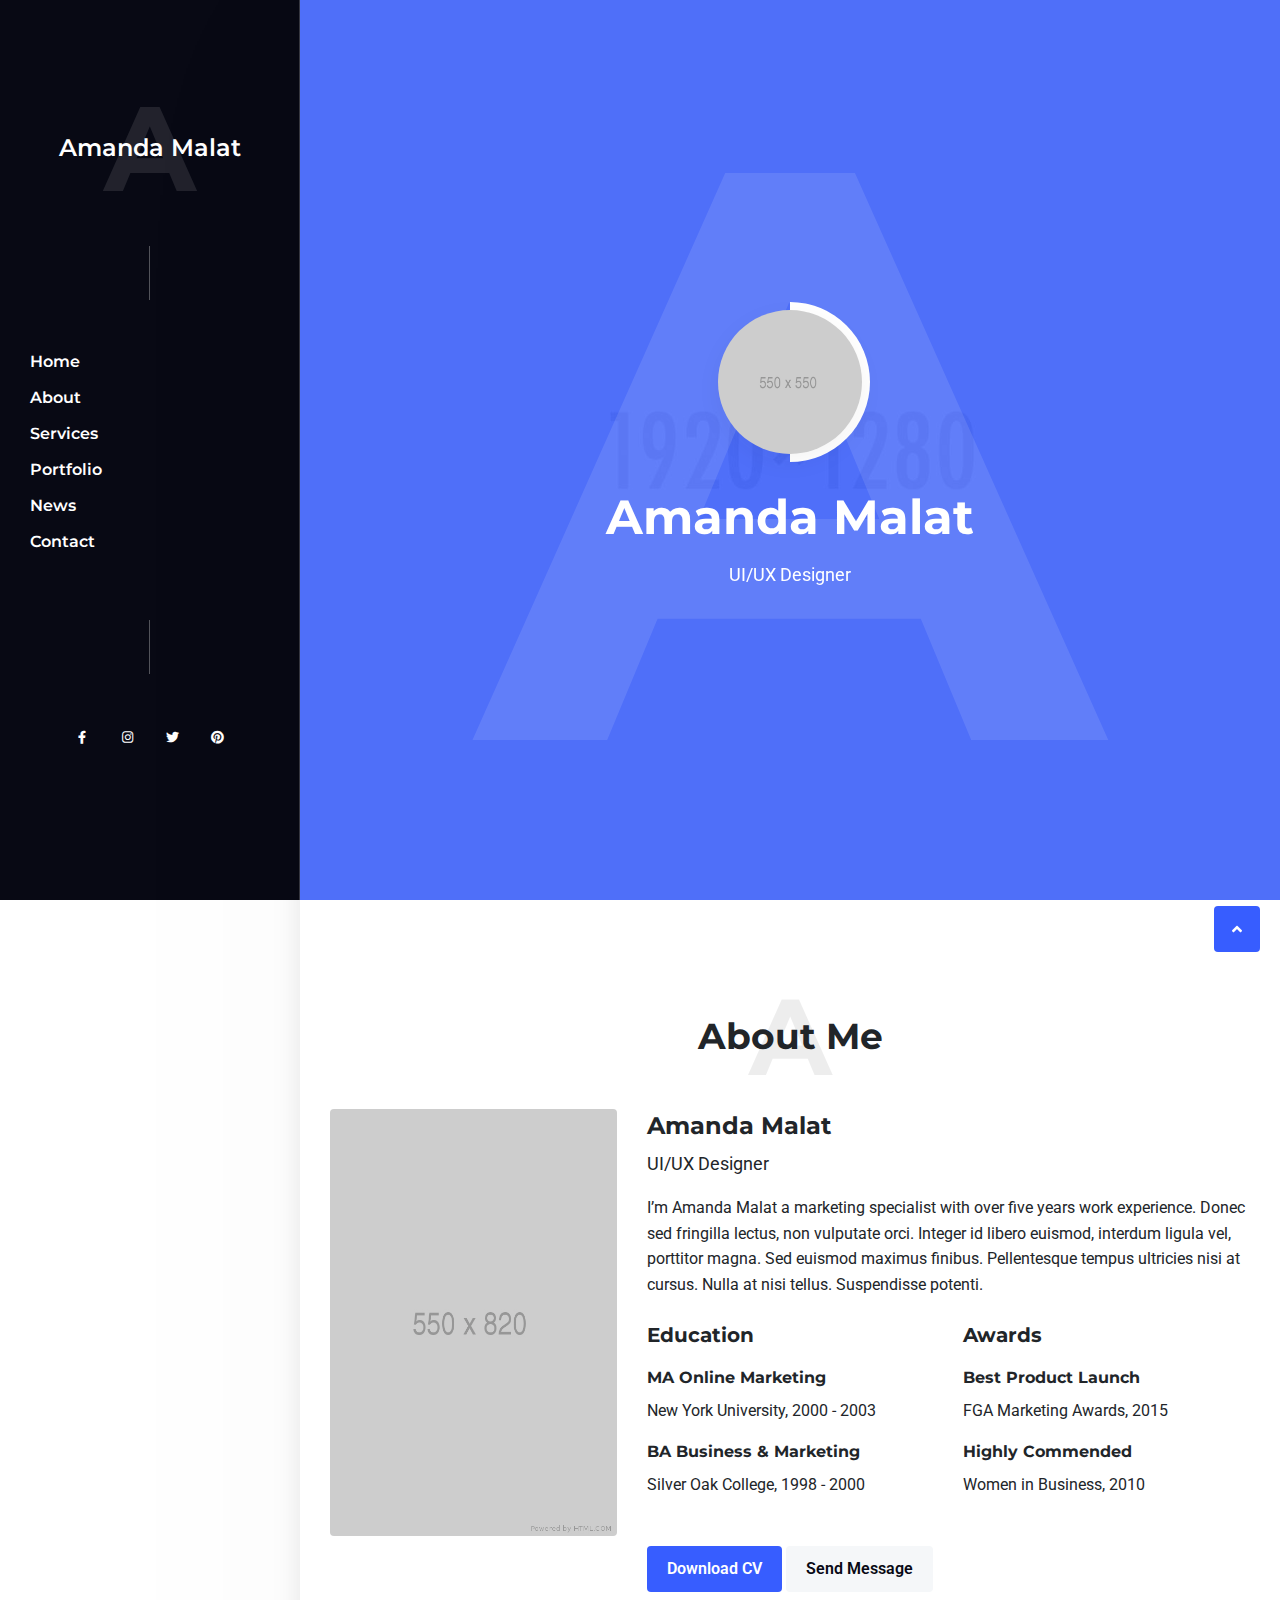
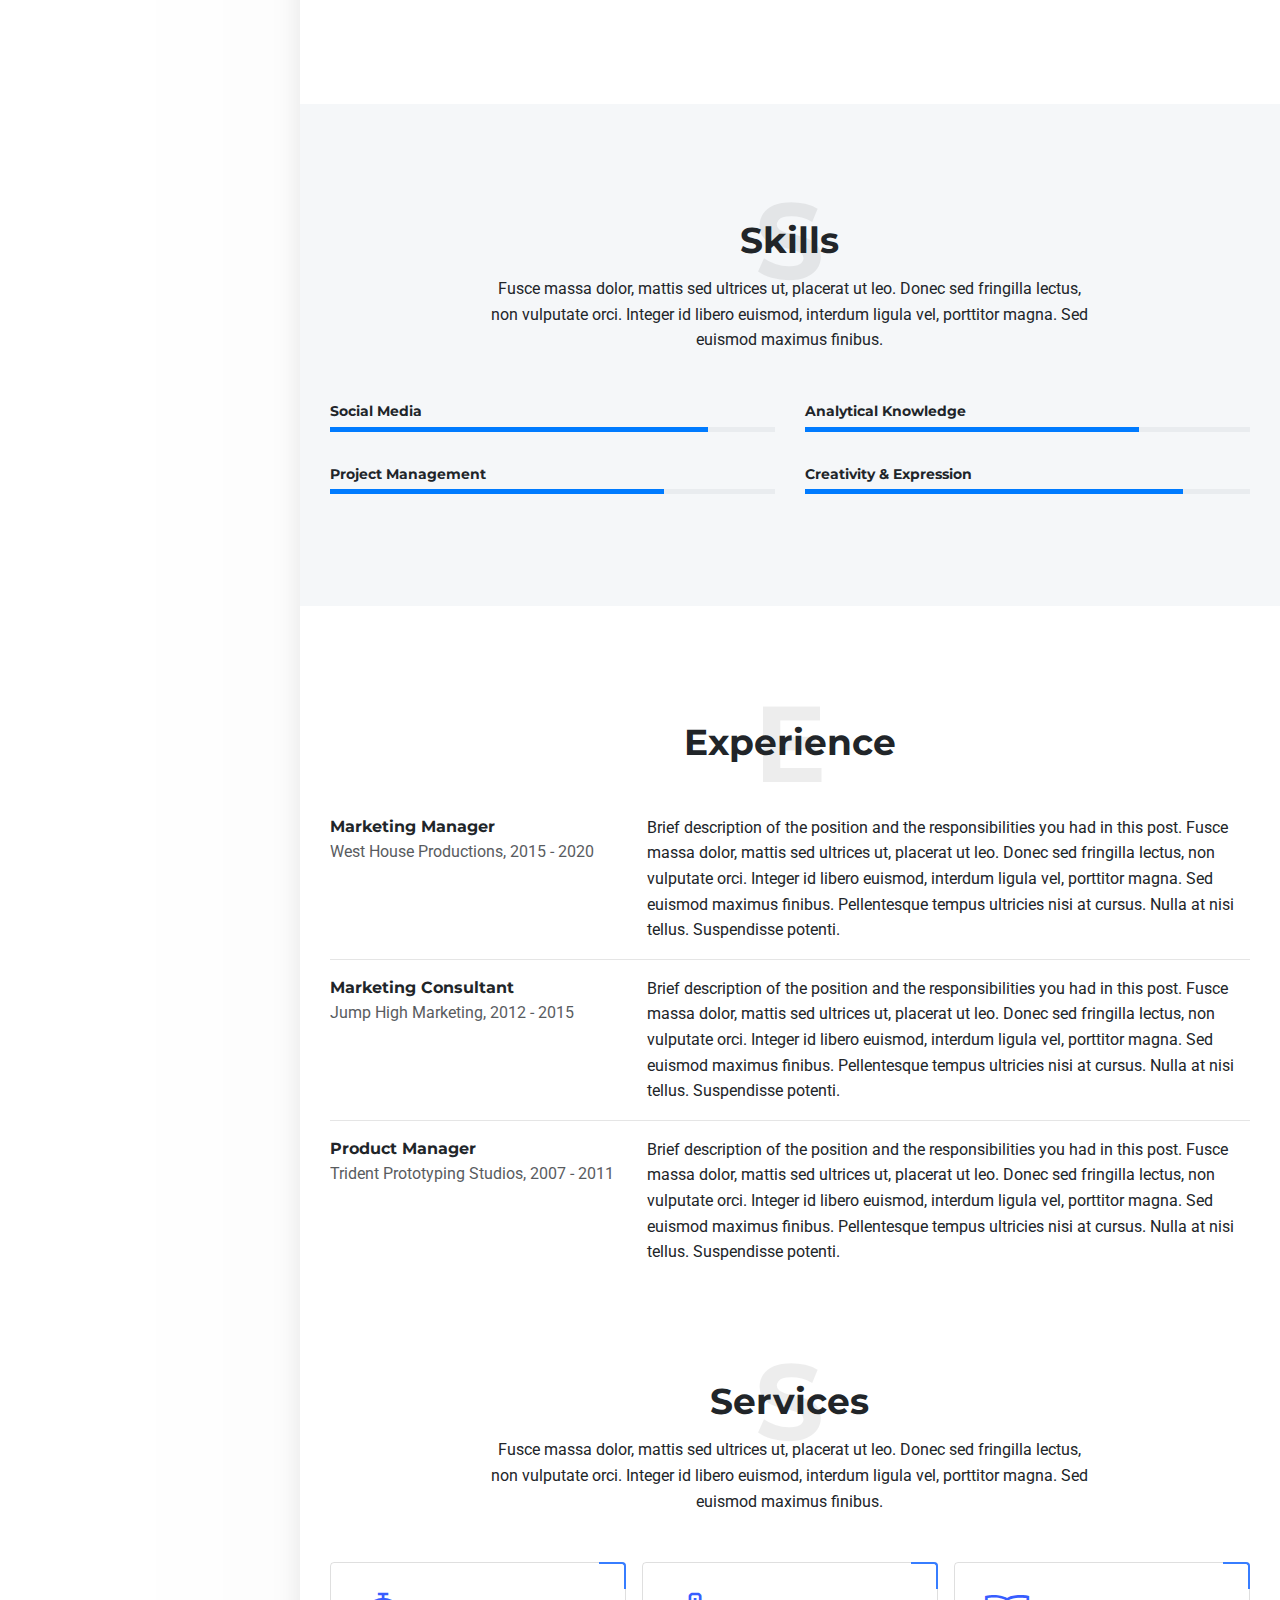
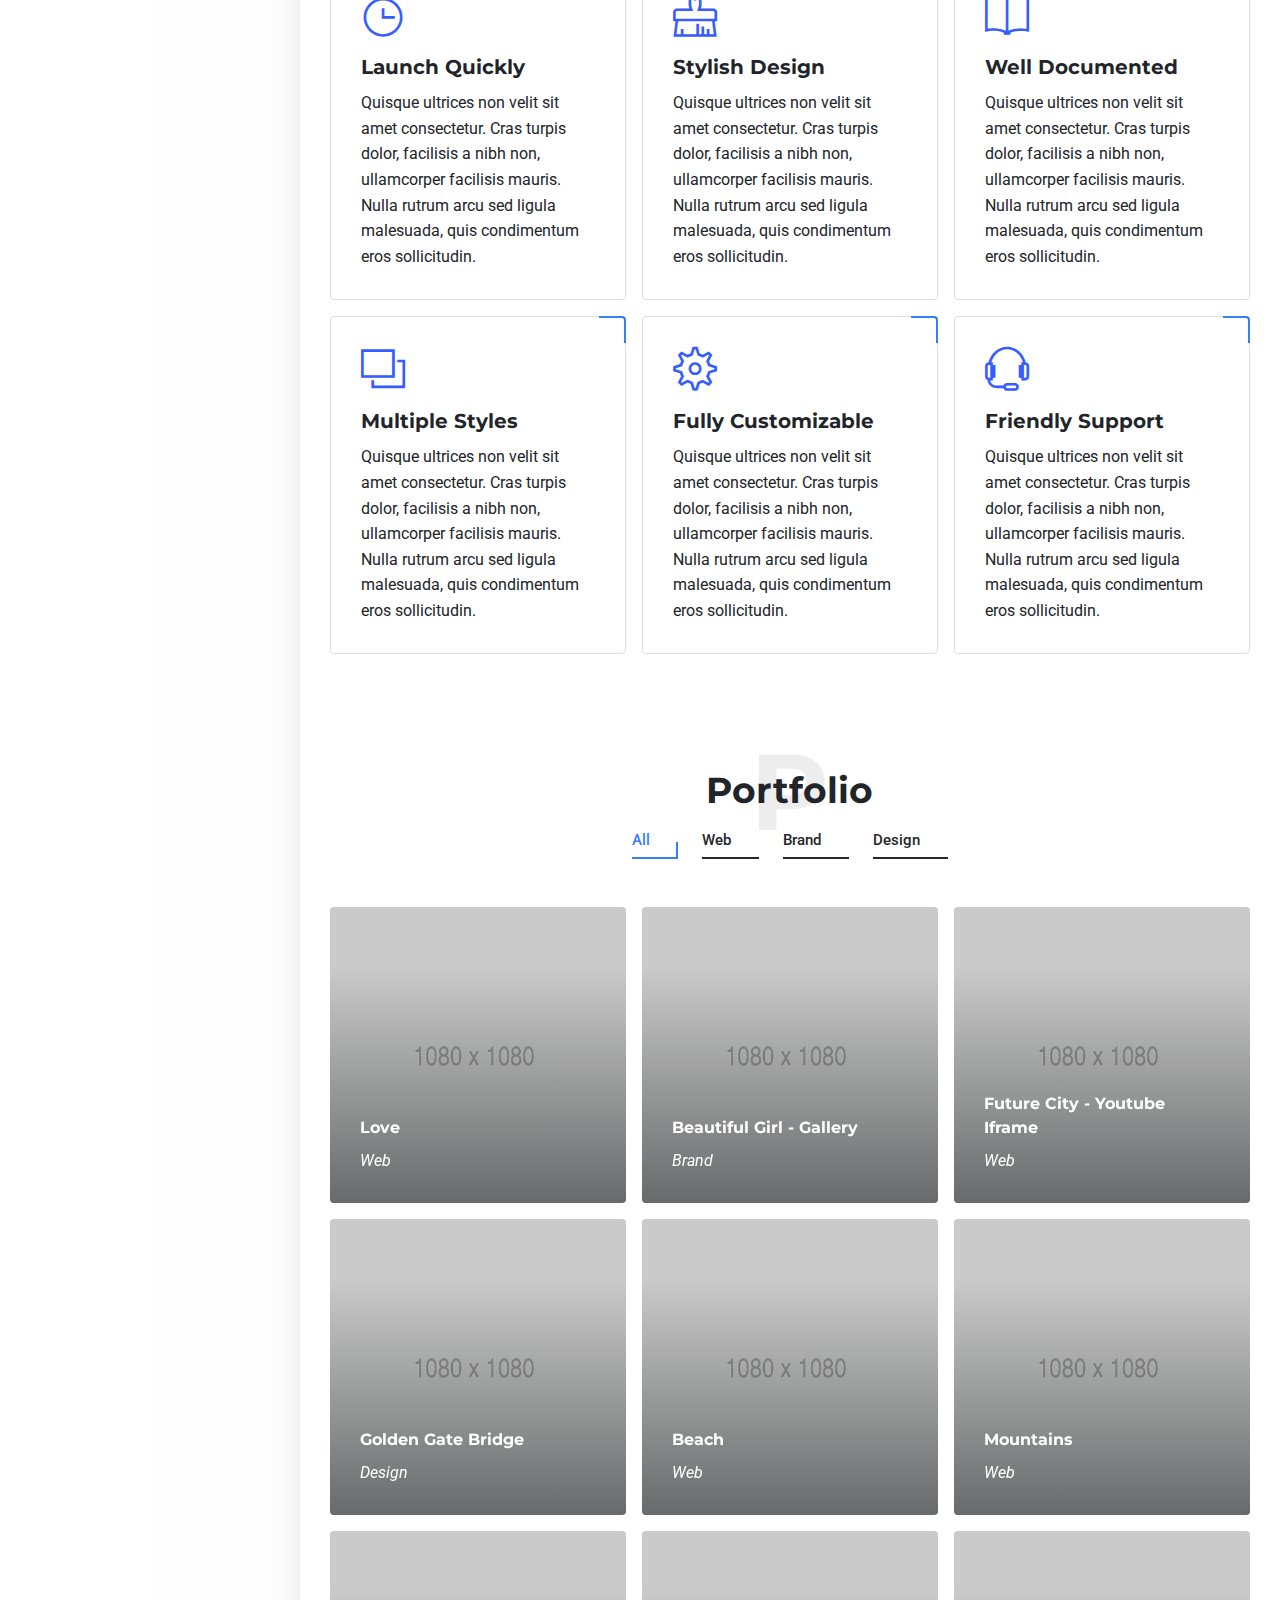
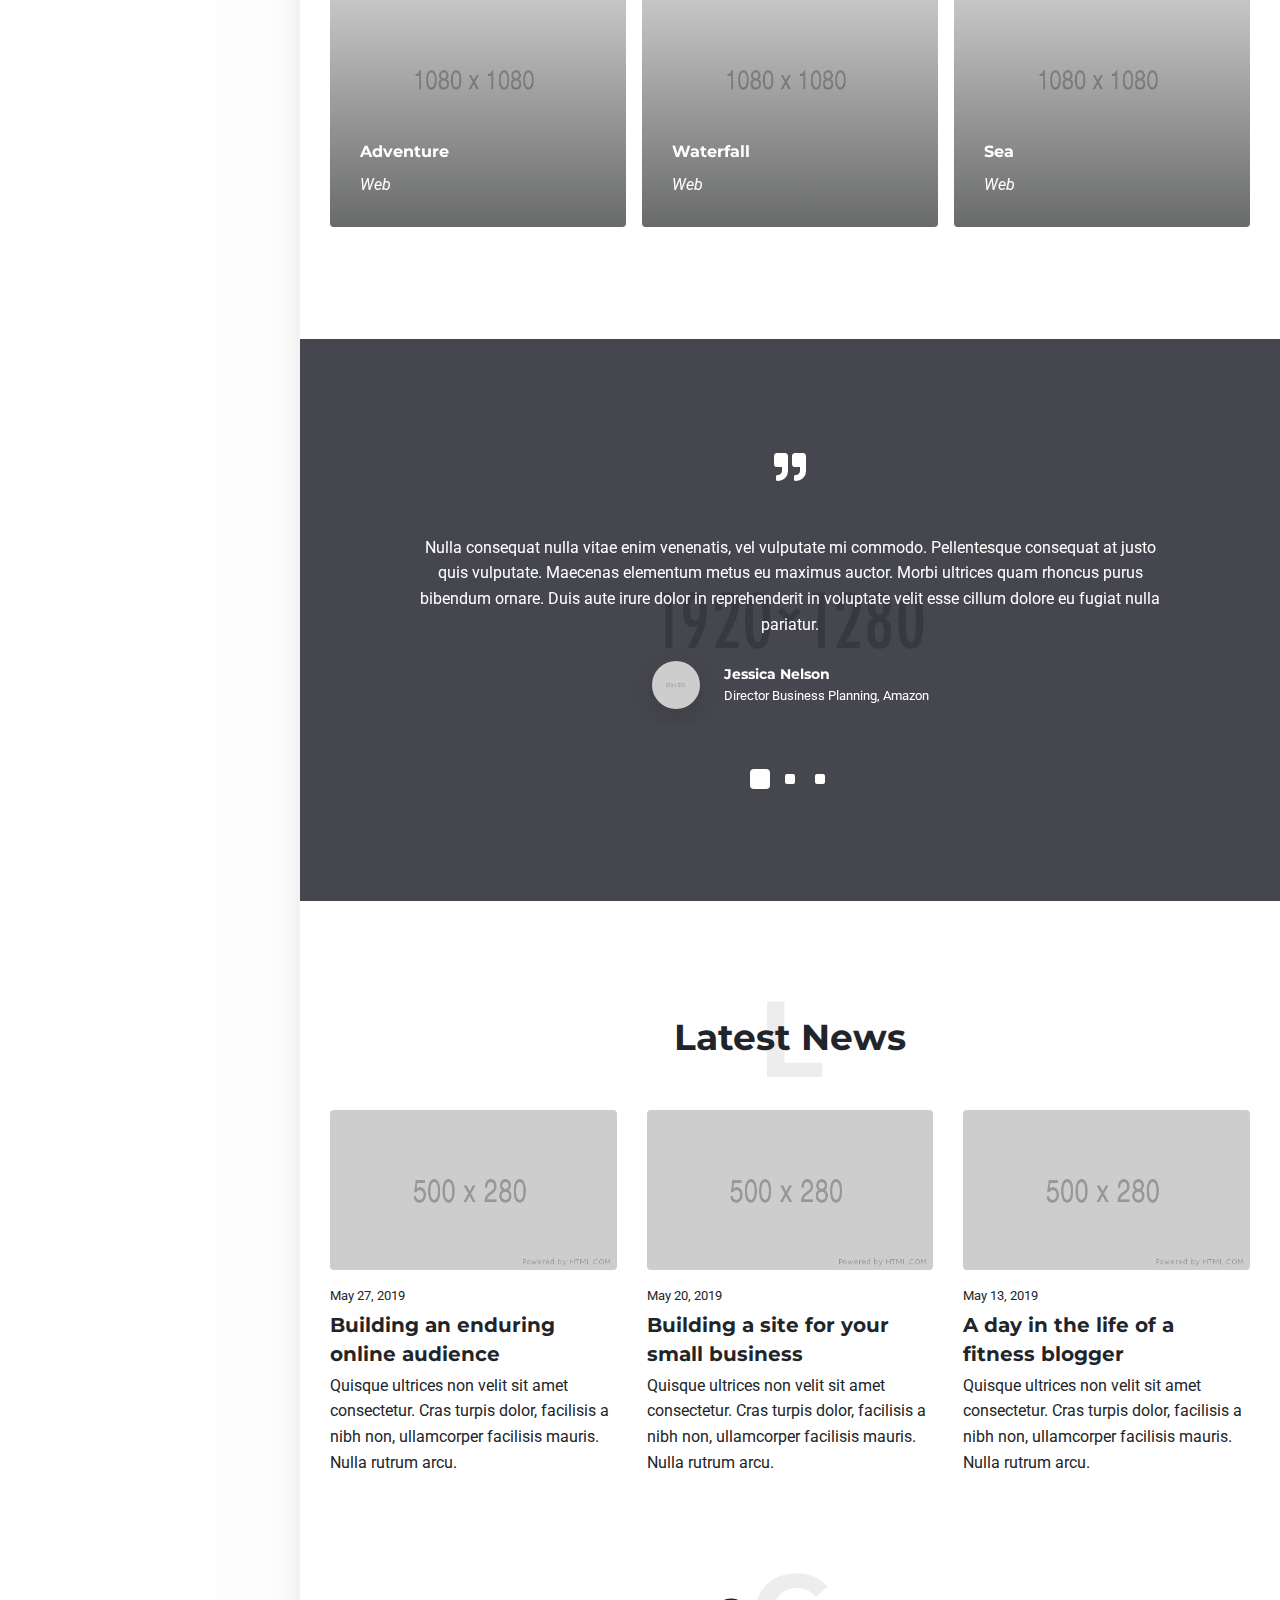
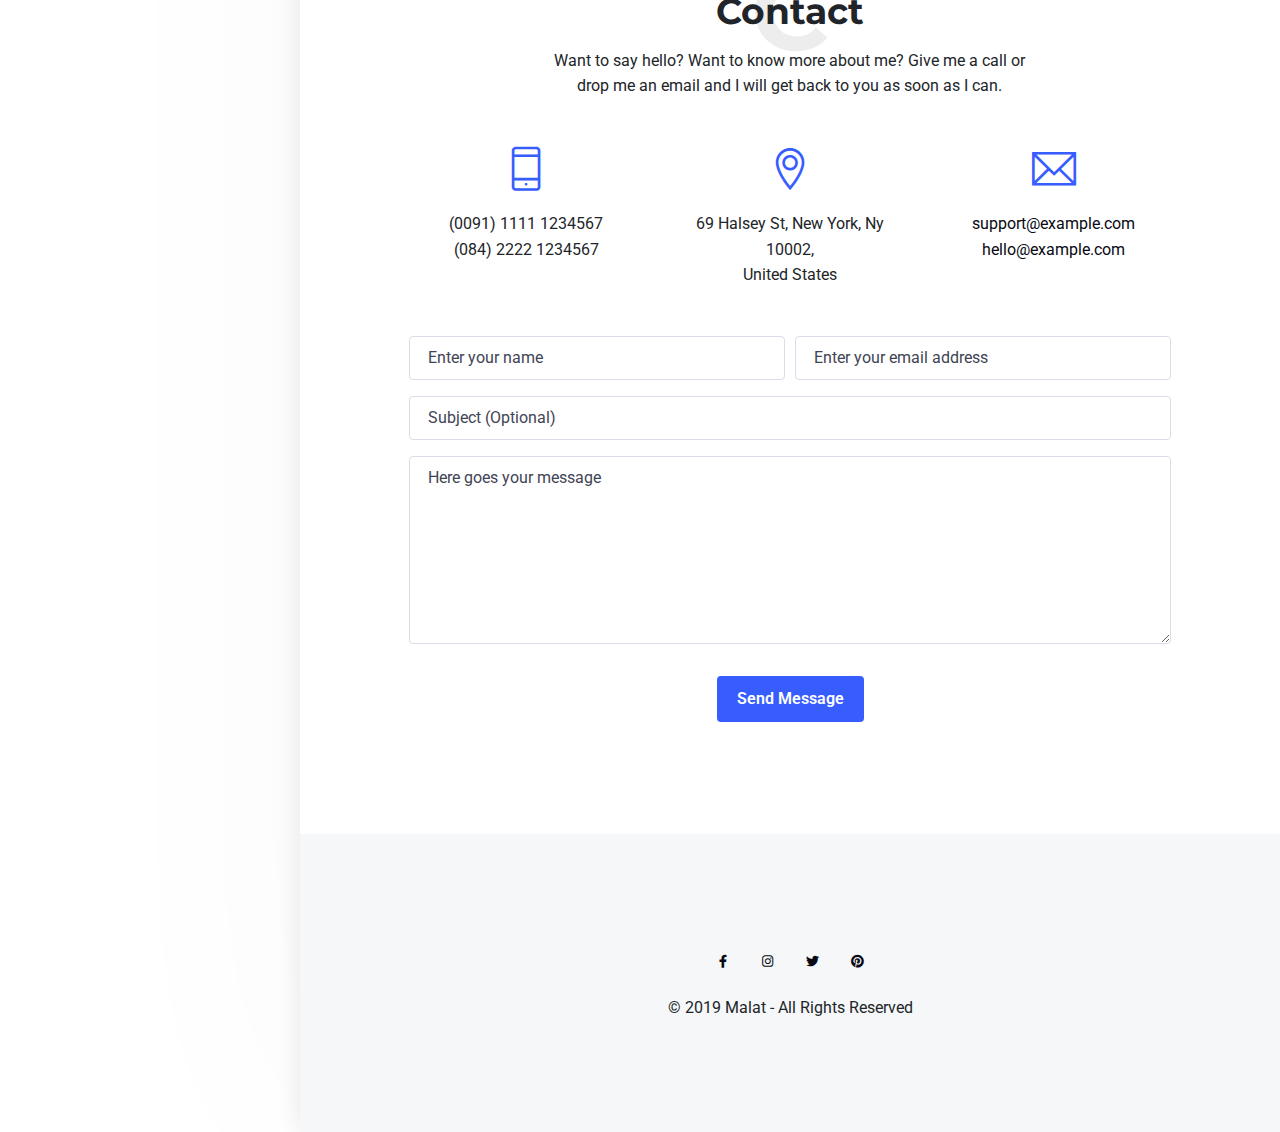
<file: ResumeProject/wwwroot/html/dark-nav-home-1-image-color-background.html>
﻿<!DOCTYPE html>
<html lang="en">
	<head>

		<!-- Title -->
		<title>Home 1 | Malat - Responsive Personal / Portfolio / Resume Template</title>

		<!-- Required Meta Tags -->
		<meta charset="utf-8">
		<meta name="viewport" content="width=device-width, initial-scale=1, shrink-to-fit=no">
		<meta name="description" content="Personal Portfolio HTML Template based on Bootstrap by Erilisdesign">
		<meta name="author" content="Erilisdesign.com">

		<!-- Base CSS -->
		<link rel="stylesheet" href="assets/vendor/bootstrap/dist/css/bootstrap.min.css">
		<link rel="stylesheet" href="assets/css/style.css">
		<link rel="stylesheet" href="assets/css/utilities.css">

		<link rel="stylesheet" href="assets/css/custom.css">

		<!-- Libs CSS -->
		<link rel="stylesheet" href="assets/vendor/slick/slick.min.css" type="text/css">
		<link rel="stylesheet" href="assets/vendor/vegas/vegas.min.css" type="text/css">
		<link rel="stylesheet" href="assets/vendor/featherlight/featherlight.min.css" type="text/css">
		<link rel="stylesheet" href="assets/vendor/featherlight/featherlight.gallery.min.css" type="text/css">
		<link rel="stylesheet" href="assets/vendor/fontawesome/css/all.min.css" type="text/css">
		<link rel="stylesheet" href="assets/vendor/themify-icons/css/themify-icons.css" type="text/css">

		<!-- Fonts -->
		<link href="https://fonts.googleapis.com/css2?family=Montserrat:wght@300;400;500;600;700&family=Roboto:wght@300;400;500;700&display=swap" rel="stylesheet">

	</head>
	<body>

		<div id="preloader" class="preloader">
			<div class="loader-status">
				<div class="spinner"></div>
			</div>
		</div>

		<div class="site-container">

			<div id="top"></div>

			<!-- Mobile logo -->
			<a href="#" class="mobile-logo mobile-logo-light bg-dark">
				<span>Amanda Malat</span>
			</a>

			<!-- Navigation toggle -->
			<button type="button" id="navigation-toggle" class="nav-toggle nav-toggle-light bg-dark">
				<span></span>
			</button>

			<!-- Site header -->
			<header class="site-header site-header-light bg-dark">
				<div class="header-inner">
					<div class="header-brand">
						<!-- Logo -->
						<a href="#" class="logo">
							<span>Amanda Malat</span>
							<span class="title-letter text-white opacity-10">A</span>
						</a>
					</div>
					<div class="nav-divider mb-8"></div>
					<nav class="site-nav">
						<ul id="navigation">
							<li>
								<a href="#home" class="scrollto">Home</a>
							</li>
							<li>
								<a href="#about" class="scrollto">About</a>
							</li>
							<li>
								<a href="#services" class="scrollto">Services</a>
							</li>
							<li>
								<a href="#portfolio" class="scrollto">Portfolio</a>
							</li>
							<li>
								<a href="#news" class="scrollto">News</a>
							</li>
							<li>
								<a href="#contact" class="scrollto">Contact</a>
							</li>
						</ul>
					</nav>
					<div class="nav-divider my-8"></div>
					<nav>
						<ul class="list-inline text-center">
							<li class="list-inline-item">
								<a class="btn btn-sm btn-icon btn-outline-white border-0 rounded-circle" href="#">
									<span class="btn-icon-inner fab fa-facebook-f"></span>
								</a>
							</li>
							<li class="list-inline-item">
								<a class="btn btn-sm btn-icon btn-outline-white border-0 rounded-circle" href="#">
									<span class="btn-icon-inner fab fa-instagram"></span>
								</a>
							</li>
							<li class="list-inline-item">
								<a class="btn btn-sm btn-icon btn-outline-white border-0 rounded-circle" href="#">
									<span class="btn-icon-inner fab fa-twitter"></span>
								</a>
							</li>
							<li class="list-inline-item">
								<a class="btn btn-sm btn-icon btn-outline-white border-0 rounded-circle" href="#">
									<span class="btn-icon-inner fab fa-pinterest"></span>
								</a>
							</li>
						</ul>
					</nav>
				</div>
			</header>

			<!-- Header overlay -->
			<div class="header-overlay">
				<div class="overlay-inner bg-dark opacity-80"></div>
			</div>

			<!-- Back to top button -->
			<button type="button" id="backtotop" class="btn btn-primary btn-icon">
				<span class="btn-icon-inner fas fa-angle-up"></span>
			</button>

			<!-- Page wrapper -->
			<div class="page-wrapper">
				<div id="page-cover" class="page-cover">
					<div class="page-cover-wrapper-fixed">
						<div class="page-cover-bg">
							<div class="overlay-inner bg-image-holder bg-cover">
								<img src="demo/images/image-12.jpg" alt="background">
							</div>
							<div class="overlay-inner bg-primary opacity-85"></div>
						</div>
						<div class="page-cover-wrap">

							<section id="home" class="d-flex min-vh-100">
								<div class="container align-self-center text-white text-center">
									<div class="avatar avatar-xxl mb-6">
										<div class="avatar-shape avatar-shape-rounded bg-white mt-n2 mb-n2 mr-n2"></div>
										<img src="demo/images/avatar_small.jpg" alt="" class="avatar-img rounded-circle shadow-light">
									</div>
									<h1 class="mb-2 mb-lg-3">Amanda Malat</h1>
									<p class="lead mb-0">UI/UX Designer</p>
									<span class="cover-letter letter-xl text-white opacity-10">A</span>
								</div>
							</section>

						</div>
					</div>
				</div><!--end .page-cover -->

				<div class="page-content">

					<section id="about">
						<div class="container">
							<div class="section-title h2 text-center mb-8">
								<h2 class="mb-0">About Me</h2>
								<span class="title-letter">A</span>
							</div>
							<div class="row">
								<div class="col-md-6 col-lg-4 d-none d-lg-block">
									<img class="img-fluid w-100 rounded" src="demo/images/avatar.jpg" alt="">
								</div>
								<div class="col-lg-8">
									<h3>Amanda Malat</h3>
									<p class="lead">UI/UX Designer</p>
									<p class="mb-5">I’m Amanda Malat a marketing specialist with over five years work experience. Donec sed fringilla lectus, non vulputate orci. Integer id libero euismod, interdum ligula vel, porttitor magna. Sed euismod maximus finibus. Pellentesque tempus ultricies nisi at cursus. Nulla at nisi tellus. Suspendisse potenti.</p>
									<div class="row mb-8">
										<div class="col-md-6 mb-5 mb-md-0">
											<h4 class="mb-4">Education</h4>
											<p class="h5">MA Online Marketing</p>
											<p>New York University, 2000 - 2003</p>
											<p class="h5">BA Business & Marketing</p>
											<p>Silver Oak College, 1998 - 2000</p>
										</div>

										<div class="col-md-6">
											<h4 class="mb-4">Awards</h4>
											<p class="h5">Best Product Launch</p>
											<p>FGA Marketing Awards, 2015</p>
											<p class="h5">Highly Commended</p>
											<p>Women in Business, 2010</p>
										</div>
									</div>
									<a href="#" class="btn btn-primary">Download CV</a>
									<a href="#contact" class="btn btn-light scrollto">Send Message</a>
								</div>
							</div>
						</div>
					</section>

					<section id="skills" class="bg-light">
						<div class="container">
							<div class="row mb-8">
								<div class="col-lg-10 col-xl-8 mx-lg-auto text-center">
									<div class="section-title h2 mb-3">
										<h2 class="mb-0">Skills</h2>
										<span class="title-letter">S</span>
									</div>
									<p>Fusce massa dolor, mattis sed ultrices ut, placerat ut leo. Donec sed fringilla lectus, non vulputate orci. Integer id libero euismod, interdum ligula vel, porttitor magna. Sed euismod maximus finibus.</p>
								</div>
							</div>
							<div class="row">
								<div class="col-md-6 mb-4 mb-md-0">
									<p class="h6 mb-1">Social Media</p>
									<div class="progress mb-6 rounded-0" style="height:5px">
										<div class="progress-bar" role="progressbar" style="width: 85%" aria-valuenow="85" aria-valuemin="0" aria-valuemax="100"></div>
									</div>
									<p class="h6 mb-1">Project Management</p>
									<div class="progress rounded-0" style="height:5px">
										<div class="progress-bar" role="progressbar" style="width: 75%" aria-valuenow="75" aria-valuemin="0" aria-valuemax="100"></div>
									</div>
								</div>
								<div class="col-md-6">
									<p class="h6 mb-1">Analytical Knowledge</p>
									<div class="progress mb-6 rounded-0" style="height:5px">
										<div class="progress-bar" role="progressbar" style="width: 75%" aria-valuenow="75" aria-valuemin="0" aria-valuemax="100"></div>
									</div>
									<p class="h6 mb-1">Creativity & Expression</p>
									<div class="progress rounded-0" style="height:5px">
										<div class="progress-bar" role="progressbar" style="width: 85%" aria-valuenow="85" aria-valuemin="0" aria-valuemax="100"></div>
									</div>
								</div>
							</div>
						</div>
					</section>

					<section id="experience" class="pb-0">
						<div class="container">
							<div class="section-title h2 text-center mb-8">
								<h2 class="mb-0">Experience</h2>
								<span class="title-letter">E</span>
							</div>

							<div class="row">
								<div class="col-lg-4 mb-1 mb-lg-0">
									<p class="h5 mb-0">Marketing Manager</p>
									<p class="opacity-75">West House Productions, 2015 - 2020</p>
								</div>
								<div class="col-lg-8">
									<p>Brief description of the position and the responsibilities you had in this post. Fusce massa dolor, mattis sed ultrices ut, placerat ut leo. Donec sed fringilla lectus, non vulputate orci. Integer id libero euismod, interdum ligula vel, porttitor magna. Sed euismod maximus finibus. Pellentesque tempus ultricies nisi at cursus. Nulla at nisi tellus. Suspendisse potenti.</p>
								</div>
							</div>

							<hr/>

							<div class="row">
								<div class="col-lg-4 mb-1 mb-lg-0">
									<p class="h5 mb-0">Marketing Consultant</p>
									<p class="opacity-75">Jump High Marketing, 2012 - 2015</p>
								</div>
								<div class="col-lg-8">
									<p>Brief description of the position and the responsibilities you had in this post. Fusce massa dolor, mattis sed ultrices ut, placerat ut leo. Donec sed fringilla lectus, non vulputate orci. Integer id libero euismod, interdum ligula vel, porttitor magna. Sed euismod maximus finibus. Pellentesque tempus ultricies nisi at cursus. Nulla at nisi tellus. Suspendisse potenti.</p>
								</div>
							</div>

							<hr/>

							<div class="row">
								<div class="col-lg-4 mb-1 mb-lg-0">
									<p class="h5 mb-0">Product Manager</p>
									<p class="opacity-75">Trident Prototyping Studios, 2007 - 2011</p>
								</div>
								<div class="col-lg-8">
									<p>Brief description of the position and the responsibilities you had in this post. Fusce massa dolor, mattis sed ultrices ut, placerat ut leo. Donec sed fringilla lectus, non vulputate orci. Integer id libero euismod, interdum ligula vel, porttitor magna. Sed euismod maximus finibus. Pellentesque tempus ultricies nisi at cursus. Nulla at nisi tellus. Suspendisse potenti.</p>
								</div>
							</div>
						</div>
					</section>

					<section id="services" class="pb-0">
						<div class="container">
							<div class="row mb-8">
								<div class="col-lg-10 col-xl-8 mx-lg-auto text-center">
									<div class="section-title h2 mb-3">
										<h2 class="mb-0">Services</h2>
										<span class="title-letter">S</span>
									</div>
									<p>Fusce massa dolor, mattis sed ultrices ut, placerat ut leo. Donec sed fringilla lectus, non vulputate orci. Integer id libero euismod, interdum ligula vel, porttitor magna. Sed euismod maximus finibus.</p>
								</div>
							</div>
							<div class="row my-n2 mx-sm-n2">
								<div class="col-md-6 col-xl-4 py-2 px-md-2">
									<div class="feature-block feature-boxed feature-decorated">
										<div class="feature-icon text-primary mb-3">
											<div>
												<i class="ti-timer"></i>
											</div>
										</div>
										<h3 class="h4 mb-2">Launch Quickly</h3>
										<p>Quisque ultrices non velit sit amet consectetur. Cras turpis dolor, facilisis a nibh non, ullamcorper facilisis mauris. Nulla rutrum arcu sed ligula malesuada, quis condimentum eros sollicitudin.</p>
									</div>
								</div>

								<div class="col-md-6 col-xl-4 py-2 px-md-2">
									<div class="feature-block feature-boxed feature-decorated">
										<div class="feature-icon text-primary mb-3">
											<div>
												<i class="ti-brush-alt"></i>
											</div>
										</div>
										<h3 class="h4 mb-2">Stylish Design</h3>
										<p>Quisque ultrices non velit sit amet consectetur. Cras turpis dolor, facilisis a nibh non, ullamcorper facilisis mauris. Nulla rutrum arcu sed ligula malesuada, quis condimentum eros sollicitudin.</p>
									</div>
								</div>

								<div class="col-md-6 col-xl-4 py-2 px-md-2">
									<div class="feature-block feature-boxed feature-decorated">
										<div class="feature-icon text-primary mb-3">
											<div>
												<i class="ti-book"></i>
											</div>
										</div>
										<h3 class="h4 mb-2">Well Documented</h3>
										<p>Quisque ultrices non velit sit amet consectetur. Cras turpis dolor, facilisis a nibh non, ullamcorper facilisis mauris. Nulla rutrum arcu sed ligula malesuada, quis condimentum eros sollicitudin.</p>
									</div>
								</div>

								<div class="col-md-6 col-xl-4 py-2 px-md-2">
									<div class="feature-block feature-boxed feature-decorated">
										<div class="feature-icon text-primary mb-3">
											<div>
												<i class="ti-layers"></i>
											</div>
										</div>
										<h3 class="h4 mb-2">Multiple Styles</h3>
										<p>Quisque ultrices non velit sit amet consectetur. Cras turpis dolor, facilisis a nibh non, ullamcorper facilisis mauris. Nulla rutrum arcu sed ligula malesuada, quis condimentum eros sollicitudin.</p>
									</div>
								</div>

								<div class="col-md-6 col-xl-4 py-2 px-md-2">
									<div class="feature-block feature-boxed feature-decorated">
										<div class="feature-icon text-primary mb-3">
											<div>
												<i class="ti-settings"></i>
											</div>
										</div>
										<h3 class="h4 mb-2">Fully Customizable</h3>
										<p>Quisque ultrices non velit sit amet consectetur. Cras turpis dolor, facilisis a nibh non, ullamcorper facilisis mauris. Nulla rutrum arcu sed ligula malesuada, quis condimentum eros sollicitudin.</p>
									</div>
								</div>

								<div class="col-md-6 col-xl-4 py-2 px-md-2">
									<div class="feature-block feature-boxed feature-decorated">
										<div class="feature-icon text-primary mb-3">
											<div>
												<i class="ti-headphone-alt"></i>
											</div>
										</div>
										<h3 class="h4 mb-2">Friendly Support</h3>
										<p>Quisque ultrices non velit sit amet consectetur. Cras turpis dolor, facilisis a nibh non, ullamcorper facilisis mauris. Nulla rutrum arcu sed ligula malesuada, quis condimentum eros sollicitudin.</p>
									</div>
								</div>
							</div>
						</div>
					</section>

					<section id="portfolio">
						<div class="container">
							<div class="row mb-8">
								<div class="col-lg-10 col-xl-8 mx-lg-auto text-center">
									<div class="section-title h2 mb-3">
										<h2 class="mb-0">Portfolio</h2>
										<span class="title-letter">P</span>
									</div>
									<nav class="portfolio-filter isotope-filter">
										<ul class="justify-content-center">
											<li><a href="#" class="active" data-filter="*">All</a></li>
											<li><a href="#" data-filter=".web">Web</a></li>
											<li><a href="#" data-filter=".brand">Brand</a></li>
											<li><a href="#" data-filter=".design">Design</a></li>
										</ul>
									</nav>
								</div>
							</div>
						</div>
						<div class="container">
							<div class="portfolio-container isotope-container row my-n2 mx-sm-n2">
								<div class="isotope-item col-sm-6 col-lg-4 py-2 px-sm-2 web">
									<div class="portfolio-item details-inside">
										<a href="portfolio-single-1.html">
											<div class="item-media">
												<img src="demo/images/portfolio/project-1.jpg" alt="">
											</div>
											<div class="item-overlay bg-dark"></div>
											<div class="item-details">
												<h4 class="h5">Love</h4>
												<p class="font-italic">Web</p>
											</div>
										</a>
									</div>
								</div>

								<div class="isotope-item col-sm-6 col-lg-4 py-2 px-sm-2 brand">
									<div class="portfolio-item details-inside">
										<a href="portfolio-single-2.html">
											<div class="item-media">
												<img src="demo/images/portfolio/project-2.jpg" alt="">
											</div>
											<div class="item-overlay bg-dark"></div>
											<div class="item-details">
												<h4 class="h5">Beautiful Girl - Gallery</h4>
												<p class="font-italic">Brand</p>
											</div>
										</a>
									</div>
								</div>

								<div class="isotope-item col-sm-6 col-lg-4 py-2 px-sm-2 web">
									<div class="portfolio-item details-inside">
										<a href="portfolio-single-3.html">
											<div class="item-media">
												<img src="demo/images/portfolio/project-3.jpg" alt="">
											</div>
											<div class="item-overlay bg-dark"></div>
											<div class="item-details text-white">
												<h4 class="h5">Future City - Youtube Iframe</h4>
												<p class="font-italic">Web</p>
											</div>
										</a>
									</div>
								</div>

								<div class="isotope-item col-sm-6 col-lg-4 py-2 px-sm-2 design">
									<div class="portfolio-item details-inside">
										<a href="portfolio-single-2.html">
											<div class="item-media">
												<img src="demo/images/portfolio/project-4.jpg" alt="">
											</div>
											<div class="item-overlay bg-dark"></div>
											<div class="item-details text-white">
												<h4 class="h5">Golden Gate Bridge</h4>
												<p class="font-italic">Design</p>
											</div>
										</a>
									</div>
								</div>

								<div class="isotope-item col-sm-6 col-lg-4 py-2 px-sm-2 web">
									<div class="portfolio-item details-inside">
										<a href="portfolio-single-1.html">
											<div class="item-media">
												<img src="demo/images/portfolio/project-9.jpg" alt="">
												</div>
											<div class="item-overlay bg-dark"></div>
											<div class="item-details text-white">
												<h4 class="h5">Beach</h4>
												<p class="font-italic">Web</p>
											</div>
										</a>
									</div>
								</div>

								<div class="isotope-item col-sm-6 col-lg-4 py-2 px-sm-2 web">
									<div class="portfolio-item details-inside">
										<a href="portfolio-single-3.html">
											<div class="item-media">
												<img src="demo/images/portfolio/project-6.jpg" alt="">
											</div>
											<div class="item-overlay bg-dark"></div>
											<div class="item-details text-white">
												<h4 class="h5">Mountains</h4>
												<p class="font-italic">Web</p>
											</div>
										</a>
									</div>
								</div>

								<div class="isotope-item col-sm-6 col-lg-4 py-2 px-sm-2 web">
									<div class="portfolio-item details-inside">
										<a href="portfolio-single-1.html">
											<div class="item-media">
												<img src="demo/images/portfolio/project-10.jpg" alt="">
											</div>
											<div class="item-overlay bg-dark"></div>
											<div class="item-details text-white">
												<h4 class="h5">Adventure</h4>
												<p class="font-italic">Web</p>
											</div>
										</a>
									</div>
								</div>

								<div class="isotope-item col-sm-6 col-lg-4 py-2 px-sm-2 web">
									<div class="portfolio-item details-inside">
										<a href="portfolio-single-2.html">
											<div class="item-media">
												<img src="demo/images/portfolio/project-11.jpg" alt="">
											</div>
											<div class="item-overlay bg-dark"></div>
											<div class="item-details text-white">
												<h4 class="h5">Waterfall</h4>
												<p class="font-italic">Web</p>
											</div>
										</a>
									</div>
								</div>

								<div class="isotope-item col-sm-6 col-lg-4 py-2 px-sm-2 web">
									<div class="portfolio-item details-inside">
										<a href="portfolio-single-1.html">
											<div class="item-media">
												<img src="demo/images/portfolio/project-5.jpg" alt="">
											</div>
											<div class="item-overlay bg-dark"></div>
											<div class="item-details text-white">
												<h4 class="h5">Sea</h4>
												<p class="font-italic">Web</p>
											</div>
										</a>
									</div>
								</div>
							</div><!-- .portfolio-container end -->
						</div>
					</section>

					<section>
						<div class="overlay">
							<div class="overlay-inner bg-image-holder bg-cover bg-center">
								<img src="demo/images/image-5.jpg" alt="background">
							</div>
							<div class="overlay-inner bg-dark opacity-70"></div>
						</div>
						<div class="container">
							<div class="row">
								<div class="col-lg-11 col-xl-10 mx-lg-auto text-center text-white">
									<div class="slider dots-light dots-outside" data-slick='{"dots":true,"arrows":false}'>
										<div>
											<div class="icon icon-5x mb-8">
												<i class="fa fa-quote-right"></i>
											</div>
											<blockquote>
												<p class="mb-5">Nulla consequat nulla vitae enim venenatis, vel vulputate mi commodo. Pellentesque consequat at justo quis vulputate. Maecenas elementum metus eu maximus auctor. Morbi ultrices quam rhoncus purus bibendum ornare. Duis aute irure dolor in reprehenderit in voluptate velit esse cillum dolore eu fugiat nulla pariatur. </p>
												<footer class="d-flex justify-content-center align-items-center w-lg-50 mx-auto text-left">
																										<div class="avatar">
														<img src="demo/images/avatar_small.jpg" alt="" class="avatar-img rounded-circle shadow-dark">
													</div>
													<div class="ml-5">
														<h4 class="h6 mb-0">Jessica Nelson</h4>
														<small class="d-block">Director Business Planning, Amazon</small>
													</div>
												</footer>
											</blockquote>
										</div>

										<div>
											<div class="icon icon-5x mb-8">
												<i class="fa fa-quote-right"></i>
											</div>
											<blockquote>
												<p class="mb-5">Ut enim ad minim veniam, quis nostrud exercitation ullamco laboris nisi ut aliquip ex ea commodo consequat. Duis aute irure dolor in reprehenderit in voluptate velit esse cillum dolore eu fugiat nulla pariatur. Excepteur sint occaecat cupidatat non proident, sunt in culpa qui officia deserunt mollit anim id est laborum.</p>
												<footer class="d-flex justify-content-center align-items-center w-lg-50 mx-auto text-left">
																										<div class="avatar">
														<img src="demo/images/avatar_small.jpg" alt="" class="avatar-img rounded-circle shadow-dark">
													</div>
													<div class="ml-5">
														<h4 class="h6 mb-0">Jessica Nelson</h4>
														<small class="d-block">Director Business Planning, Amazon</small>
													</div>
												</footer>
											</blockquote>
										</div>

										<div>
											<div class="icon icon-5x mb-8">
												<i class="fa fa-quote-right"></i>
											</div>
											<blockquote>
												<p class="mb-5">Ut enim ad minim veniam, quis nostrud exercitation ullamco laboris nisi ut aliquip ex ea commodo consequat. Duis aute irure dolor in reprehenderit in voluptate velit esse cillum dolore eu fugiat nulla pariatur. Excepteur sint occaecat cupidatat non proident, sunt in culpa qui officia deserunt mollit anim id est laborum.</p>
												<footer class="d-flex justify-content-center align-items-center w-lg-50 mx-auto text-left">
																										<div class="avatar">
														<img src="demo/images/avatar_small.jpg" alt="" class="avatar-img rounded-circle shadow-dark">
													</div>
													<div class="ml-5">
														<h4 class="h6 mb-0">Jessica Nelson</h4>
														<small class="d-block">Director Business Planning, Amazon</small>
													</div>
												</footer>
											</blockquote>
										</div>
									</div>
								</div>
							</div>
						</div>
					</section>

					<section id="news" class="pb-0">
						<div class="container">
							<div class="section-title h2 text-center mb-8">
								<h2 class="mb-0">Latest News</h2>
								<span class="title-letter">L</span>
							</div>
							<div class="row">
								<div class="col-sm-6 col-md-4 mb-4 mb-md-0">
									<article class="news-block border-0">
										<div class="news-body p-0">
											<div class="mb-4">
												<img class="img-fluid w-100 rounded" src="demo/images/blog/blog-1.jpg" alt="">
											</div>
											<small class="d-block mb-1">May 27, 2019</small>
											<h2 class="h4 mb-1">
												<a href="single-article.html">Building an enduring online audience</a>
											</h2>
											<p>Quisque ultrices non velit sit amet consectetur. Cras turpis dolor, facilisis a nibh non, ullamcorper facilisis mauris. Nulla rutrum arcu.</p>
										</div>
									</article>
								</div>

								<div class="col-sm-6 col-md-4 mb-4 mb-md-0">
									<article class="news-block border-0">
										<div class="news-body p-0">
											<div class="mb-4">
												<img class="img-fluid w-100 rounded" src="demo/images/blog/blog-2.jpg" alt="">
											</div>
											<small class="d-block mb-1">May 20, 2019</small>
											<h2 class="h4 mb-1">
												<a href="single-article.html">Building a site for your small business</a>
											</h2>
											<p>Quisque ultrices non velit sit amet consectetur. Cras turpis dolor, facilisis a nibh non, ullamcorper facilisis mauris. Nulla rutrum arcu.</p>
										</div>
									</article>
								</div>

								<div class="col-sm-6 col-md-4">
									<article class="news-block border-0">
										<div class="news-body p-0">
											<div class="mb-4">
												<img class="img-fluid w-100 rounded" src="demo/images/blog/blog-3.jpg" alt="">
											</div>
											<small class="d-block mb-1">May 13, 2019</small>
											<h2 class="h4 mb-1">
												<a href="single-article.html">A day in the life of a fitness blogger</a>
											</h2>
											<p>Quisque ultrices non velit sit amet consectetur. Cras turpis dolor, facilisis a nibh non, ullamcorper facilisis mauris. Nulla rutrum arcu.</p>
										</div>
									</article>
								</div>
							</div>
						</div>
					</section>

					<section id="contact">
						<div class="container">
							<div class="row">
								<div class="col-lg-10 mx-lg-auto">
									<div class="row mb-8">
										<div class="col-lg-8 mx-lg-auto text-center">
											<div class="section-title h2 mb-3">
												<h2 class="mb-0">Contact</h2>
												<span class="title-letter">C</span>
											</div>
											<p>Want to say hello? Want to know more about me? Give me a call or drop me an email and I will get back to you as soon as I can.</p>
										</div>
									</div>
									<div class="row mb-8">
										<div class="col-md-4 mb-5 mb-md-0">
											<div class="feature-block">
												<div class="feature-icon text-primary mb-4">
													<div class="mx-auto">
														<i class="ti-mobile"></i>
													</div>
												</div>
												<p class="text-center">(0091) 1111 1234567<br/>
												(084) 2222 1234567</p>
											</div>
										</div>

										<div class="col-md-4 mb-5 mb-md-0">
											<div class="feature-block">
												<div class="feature-icon text-primary mb-4">
													<div class="mx-auto">
														<i class="ti-location-pin"></i>
													</div>
												</div>
												<p class="text-center">69 Halsey St, New York, Ny 10002,<br/>
												United States</p>
											</div>
										</div>

										<div class="col-md-4">
											<div class="feature-block">
												<div class="feature-icon text-primary mb-4">
													<div class="mx-auto">
														<i class="ti-email"></i>
													</div>
												</div>
												<p class="text-center"><a href="mailto:support@example.com" class="text-dark">support@example.com</a><br/>
												<a href="mailto:hello@example.com" class="text-dark">hello@example.com</a></p>
											</div>
										</div>
									</div>
									<div class="contact-form">
										<form class="mb-0" id="cf" name="cf" action="include/sendemail.php" method="post" autocomplete="off">
											<div class="form-row">
												<div class="form-process"></div>

												<div class="col-12 col-md-6">
													<div class="form-group error-text-white">
														<input type="text" id="cf-name" name="cf-name" placeholder="Enter your name" class="form-control required">
													</div>
												</div>

												<div class="col-12 col-md-6">
													<div class="form-group error-text-white">
														<input type="email" id="cf-email" name="cf-email" placeholder="Enter your email address" class="form-control required">
													</div>
												</div>

												<div class="col-12">
													<div class="form-group error-text-white">
														<input type="text" id="cf-subject" name="cf-subject" placeholder="Subject (Optional)" class="form-control">
													</div>
												</div>

												<div class="col-12 mb-4">
													<div class="form-group error-text-white">
														<textarea name="cf-message" id="cf-message" placeholder="Here goes your message" class="form-control required" rows="7"></textarea>
													</div>
												</div>

												<div class="col-12 d-none">
													<input type="text" id="cf-botcheck" name="cf-botcheck" value="" class="form-control" />
												</div>

												<div class="col-12 text-center">
													<button class="btn btn-primary" type="submit" id="cf-submit" name="cf-submit">Send Message</button>
												</div>
											</div>
										</form>
										<div class="contact-form-result text-center"></div>
									</div>
								</div>
							</div>
						</div>
					</section>

					<!-- Site footer -->
					<footer class="site-footer bg-light">
						<div class="container">
							<nav class="mb-3">
								<ul class="list-inline text-center">
									<li class="list-inline-item">
										<a class="btn btn-sm btn-icon btn-outline-dark border-0 rounded-circle" href="#">
											<span class="btn-icon-inner fab fa-facebook-f"></span>
										</a>
									</li>
									<li class="list-inline-item">
										<a class="btn btn-sm btn-icon btn-outline-dark border-0 rounded-circle" href="#">
											<span class="btn-icon-inner fab fa-instagram"></span>
										</a>
									</li>
									<li class="list-inline-item">
										<a class="btn btn-sm btn-icon btn-outline-dark border-0 rounded-circle" href="#">
											<span class="btn-icon-inner fab fa-twitter"></span>
										</a>
									</li>
									<li class="list-inline-item">
										<a class="btn btn-sm btn-icon btn-outline-dark border-0 rounded-circle" href="#">
											<span class="btn-icon-inner fab fa-pinterest"></span>
										</a>
									</li>
								</ul>
							</nav>
							<p class="text-center">© 2019 Malat - All Rights Reserved</p>
						</div>
					</footer>

				</div><!--end .page-content -->
			</div><!-- end .page-wrapper -->

		</div>

		<!-- Libs JS -->
		<script src="assets/vendor/jquery/dist/jquery.min.js"></script>
		<script src="assets/vendor/popper.js/dist/popper.min.js"></script>
		<script src="assets/vendor/bootstrap/dist/js/bootstrap.min.js"></script>
		<script src="assets/vendor/jquery.easing/jquery.easing.min.js"></script>
		<script src="assets/vendor/jquery-validation/dist/jquery.validate.min.js"></script>
		<script src="assets/vendor/jquery-form/dist/jquery.form.min.js"></script>
		<script src="assets/vendor/imagesloaded/imagesloaded.pkgd.min.js"></script>
		<script src="assets/vendor/isotope/dist/isotope.pkgd.min.js"></script>
		<script src="assets/vendor/featherlight/jquery.detect_swipe.js"></script>
		<script src="assets/vendor/featherlight/featherlight.min.js"></script>
		<script src="assets/vendor/featherlight/featherlight.gallery.min.js"></script>
		<script src="assets/vendor/slick/slick.min.js"></script>
		<script src="assets/vendor/vegas/vegas.min.js"></script>
		<script src="assets/vendor/typed.js/typed.min.js"></script>
		<script src="assets/vendor/granim.js/dist/granim.min.js"></script>

		<!-- Theme JS -->
		<script src="assets/js/main.js"></script>

	</body>
</html>
</file>
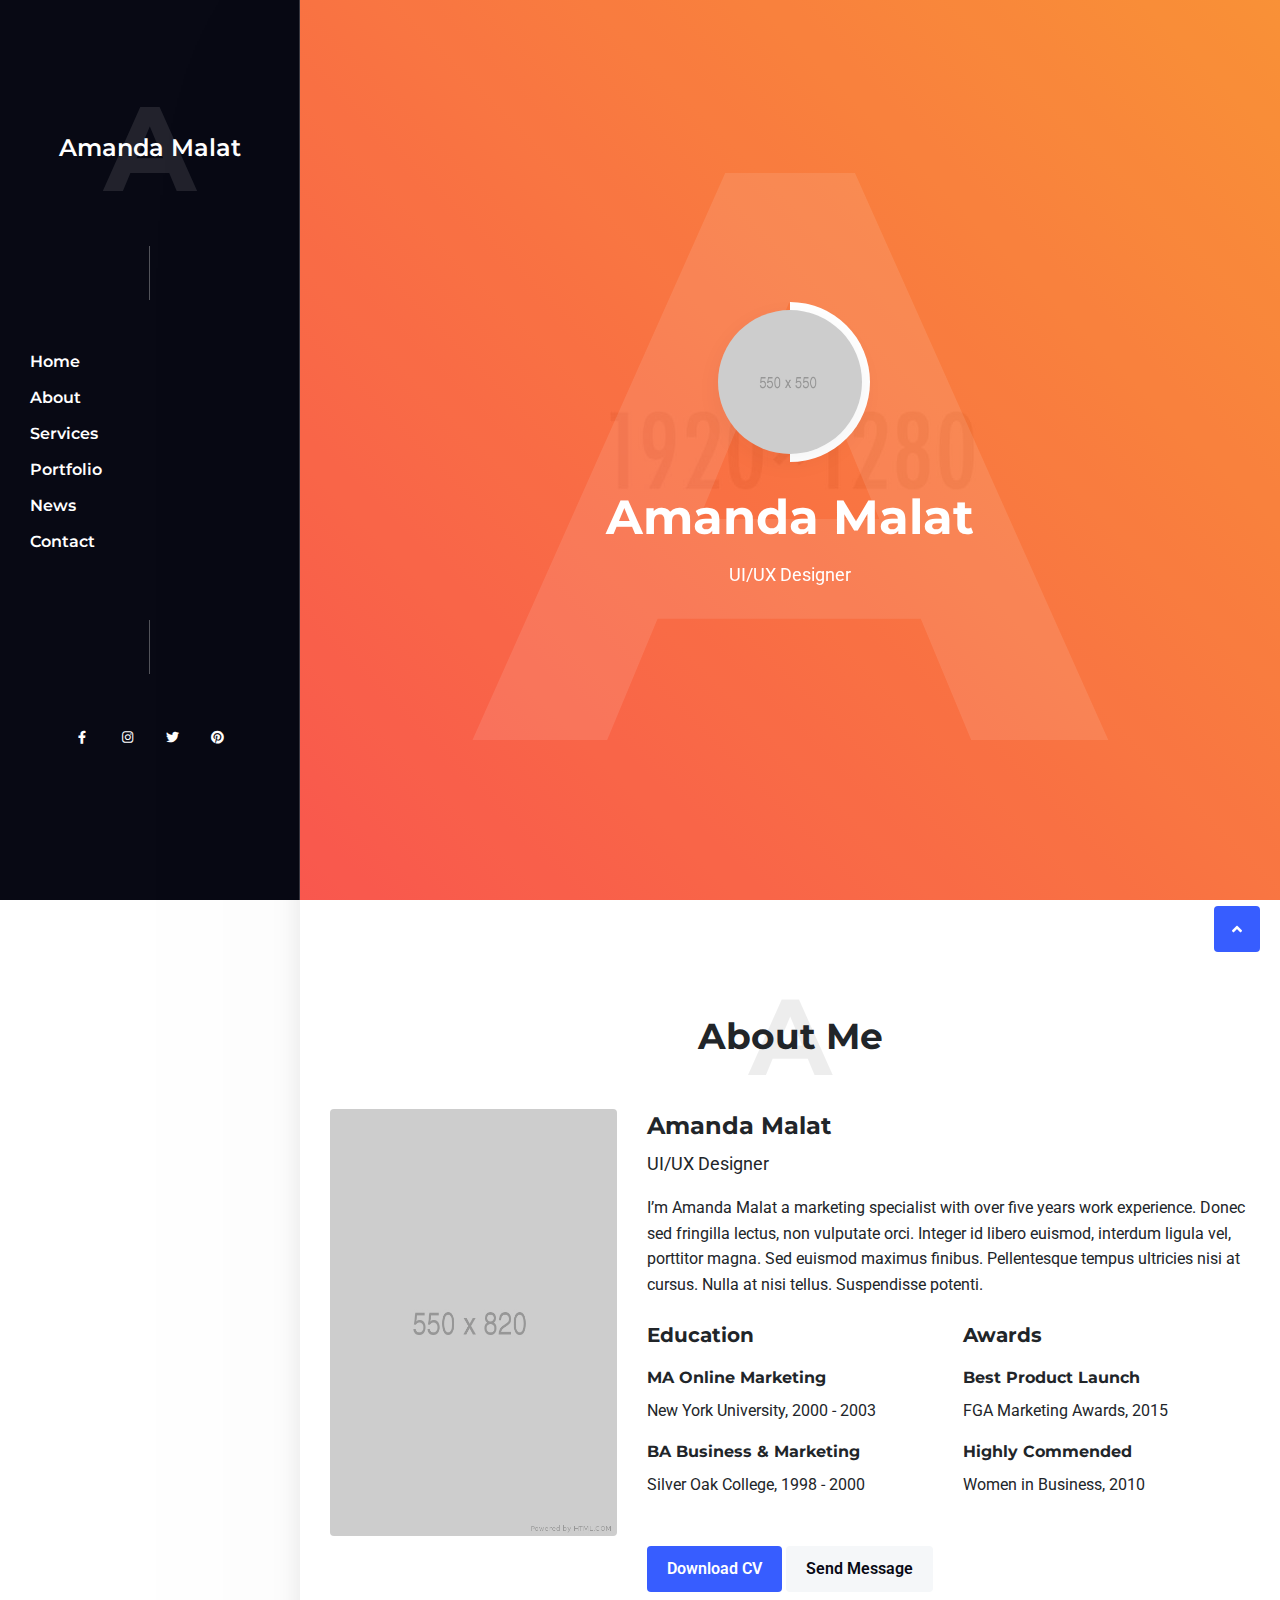
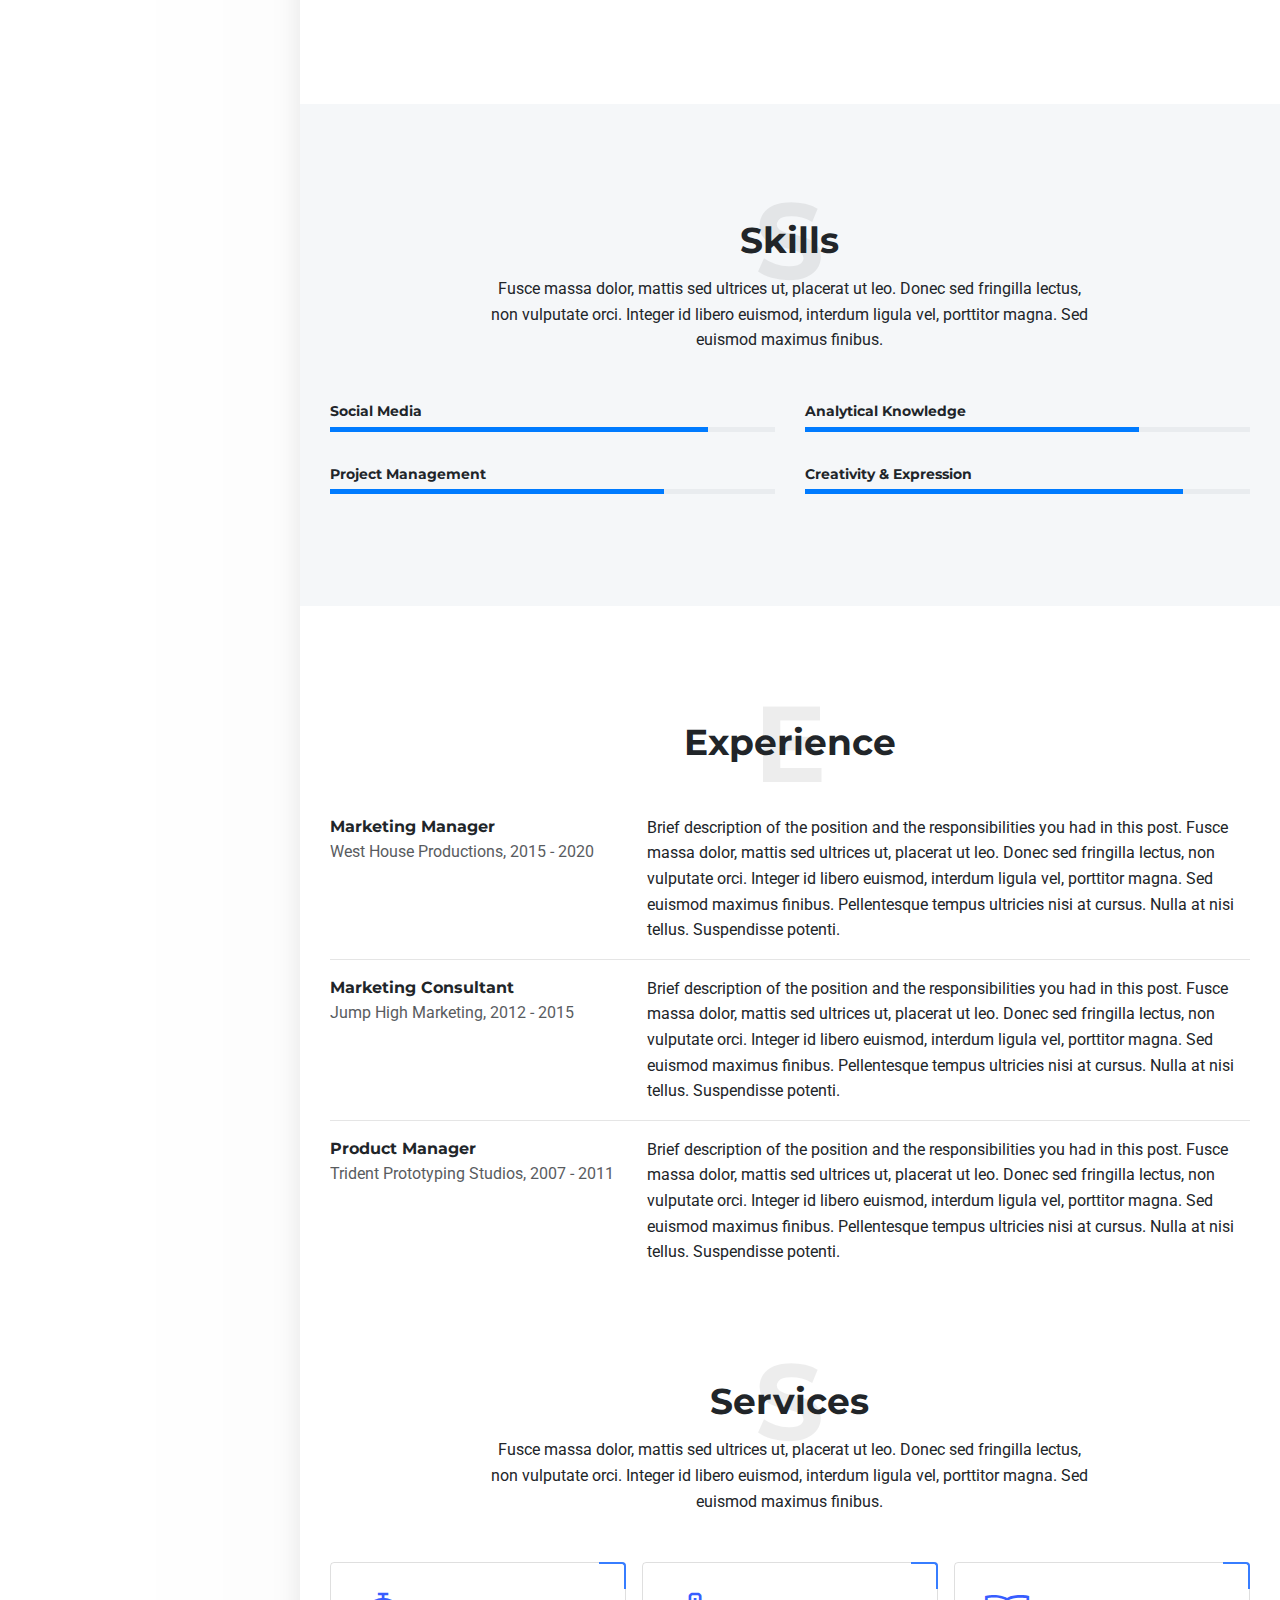
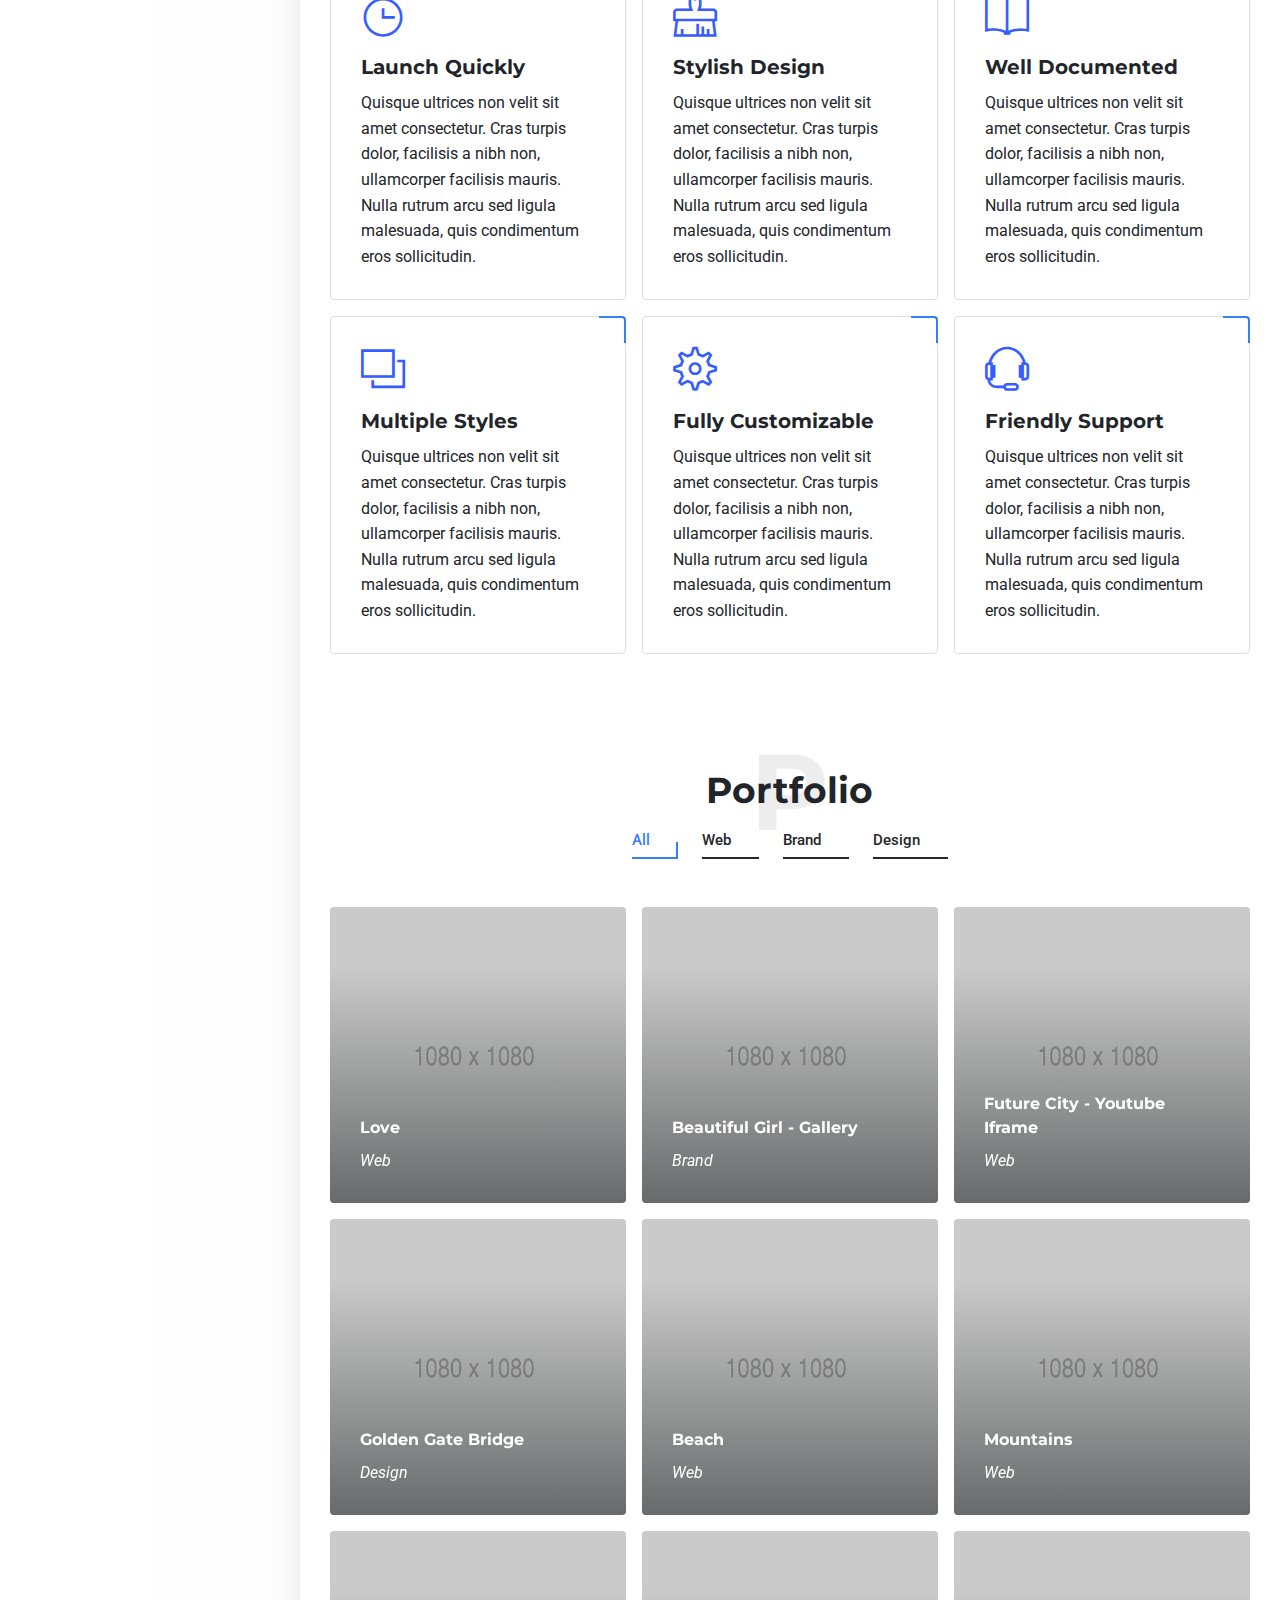
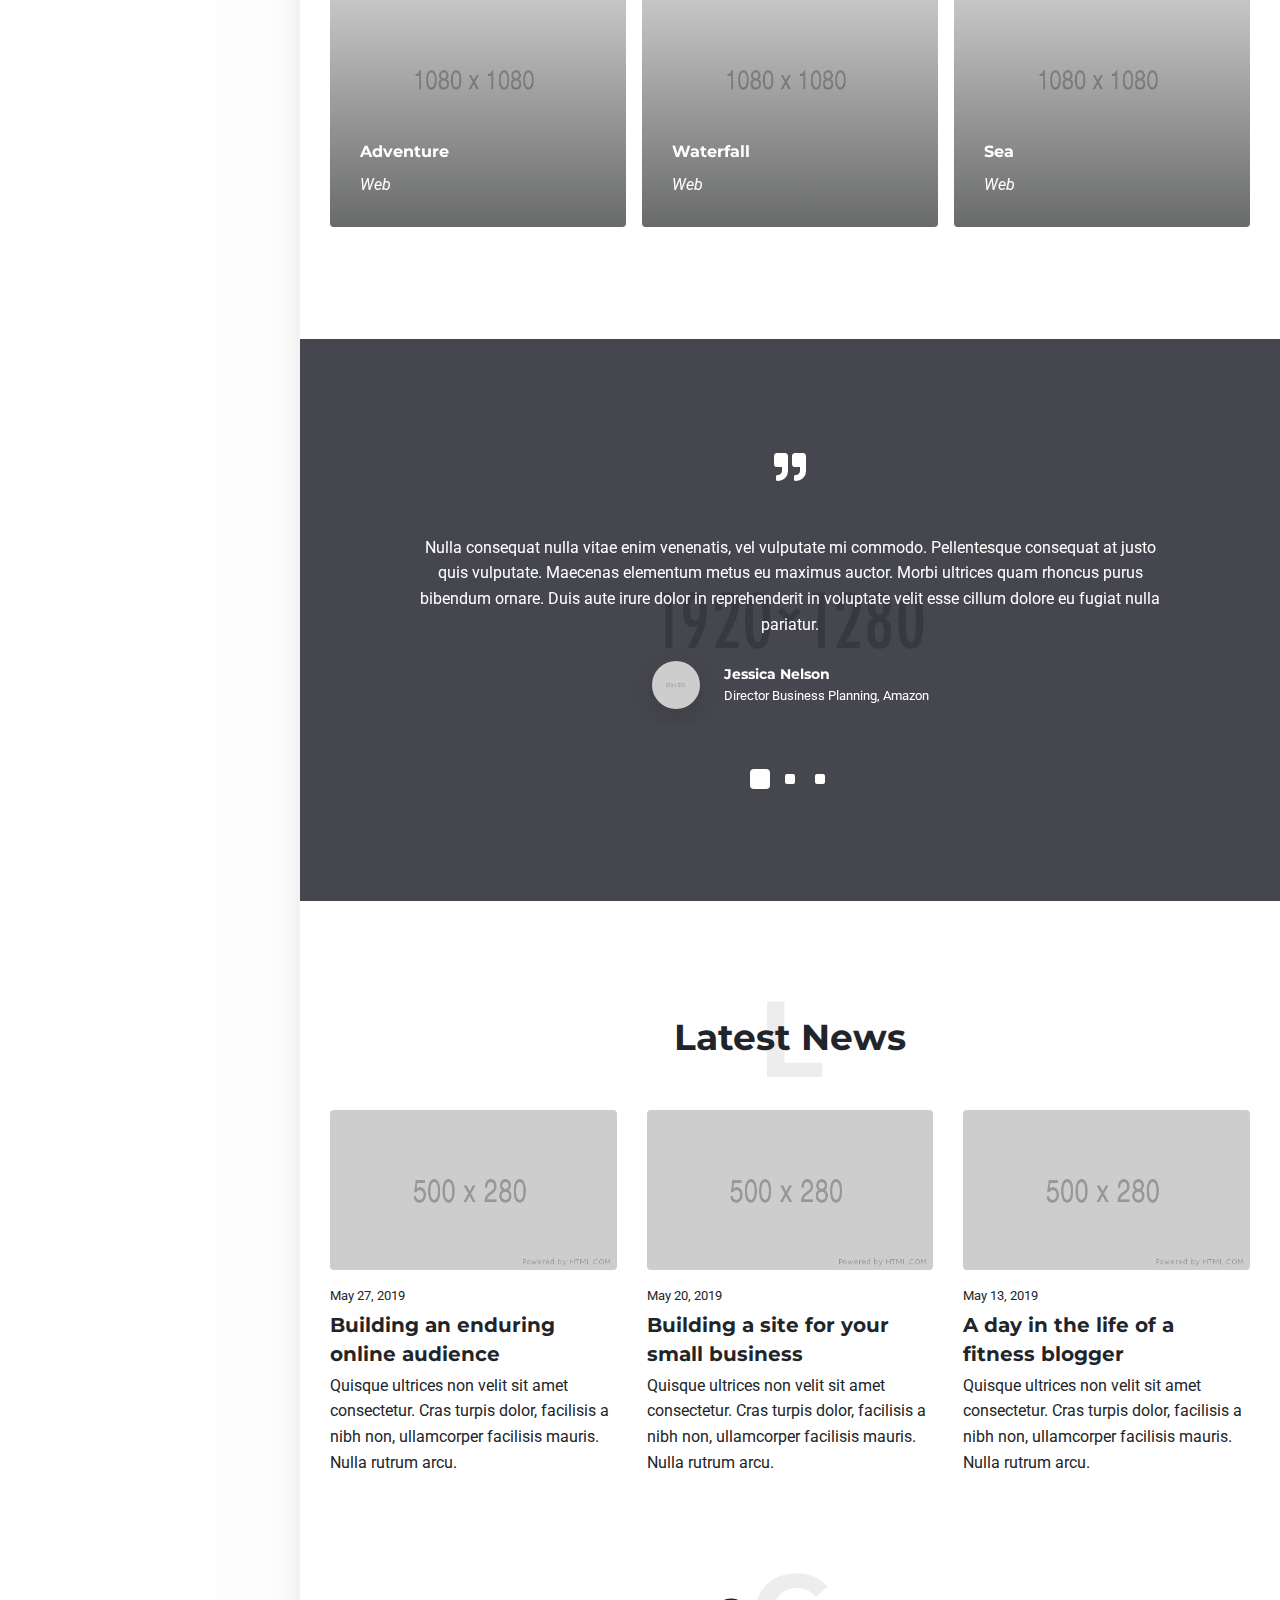
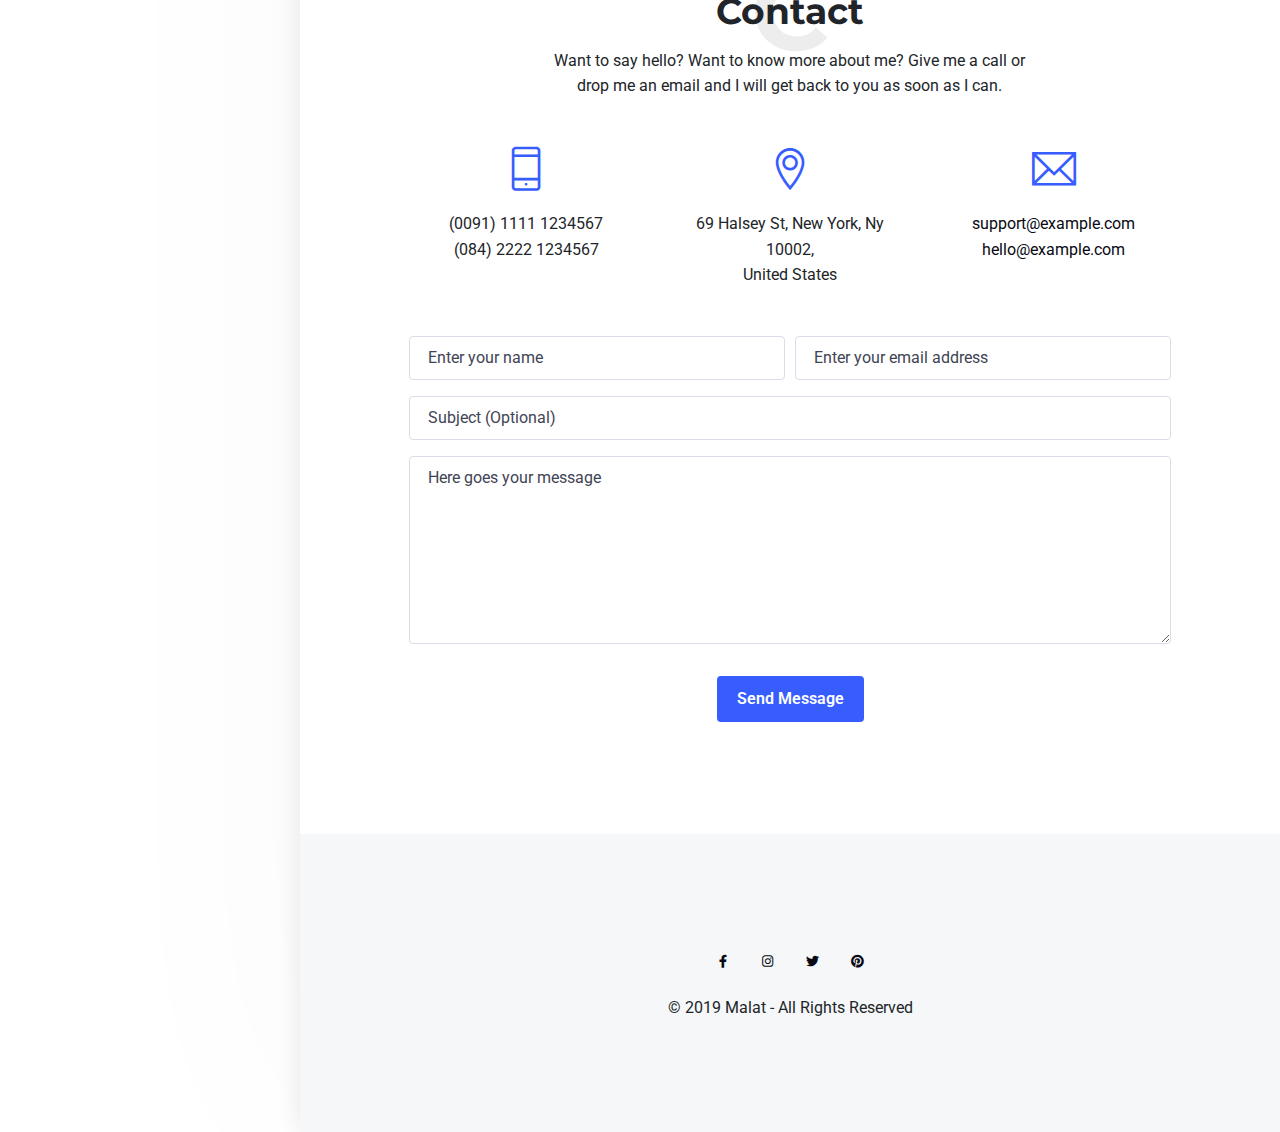
<file: ResumeProject/wwwroot/html/dark-nav-home-1-image-gradient-background.html>
﻿<!DOCTYPE html>
<html lang="en">
	<head>

		<!-- Title -->
		<title>Home 1 | Malat - Responsive Personal / Portfolio / Resume Template</title>

		<!-- Required Meta Tags -->
		<meta charset="utf-8">
		<meta name="viewport" content="width=device-width, initial-scale=1, shrink-to-fit=no">
		<meta name="description" content="Personal Portfolio HTML Template based on Bootstrap by Erilisdesign">
		<meta name="author" content="Erilisdesign.com">

		<!-- Base CSS -->
		<link rel="stylesheet" href="assets/vendor/bootstrap/dist/css/bootstrap.min.css">
		<link rel="stylesheet" href="assets/css/style.css">
		<link rel="stylesheet" href="assets/css/utilities.css">

		<link rel="stylesheet" href="assets/css/custom.css">

		<!-- Libs CSS -->
		<link rel="stylesheet" href="assets/vendor/slick/slick.min.css" type="text/css">
		<link rel="stylesheet" href="assets/vendor/vegas/vegas.min.css" type="text/css">
		<link rel="stylesheet" href="assets/vendor/featherlight/featherlight.min.css" type="text/css">
		<link rel="stylesheet" href="assets/vendor/featherlight/featherlight.gallery.min.css" type="text/css">
		<link rel="stylesheet" href="assets/vendor/fontawesome/css/all.min.css" type="text/css">
		<link rel="stylesheet" href="assets/vendor/themify-icons/css/themify-icons.css" type="text/css">

		<!-- Fonts -->
		<link href="https://fonts.googleapis.com/css2?family=Montserrat:wght@300;400;500;600;700&family=Roboto:wght@300;400;500;700&display=swap" rel="stylesheet">

	</head>
	<body>

		<div id="preloader" class="preloader">
			<div class="loader-status">
				<div class="spinner"></div>
			</div>
		</div>

		<div class="site-container">

			<div id="top"></div>

			<!-- Mobile logo -->
			<a href="#" class="mobile-logo mobile-logo-light bg-dark">
				<span>Amanda Malat</span>
			</a>

			<!-- Navigation toggle -->
			<button type="button" id="navigation-toggle" class="nav-toggle nav-toggle-light bg-dark">
				<span></span>
			</button>

			<!-- Site header -->
			<header class="site-header site-header-light bg-dark">
				<div class="header-inner">
					<div class="header-brand">
						<!-- Logo -->
						<a href="#" class="logo">
							<span>Amanda Malat</span>
							<span class="title-letter text-white opacity-10">A</span>
						</a>
					</div>
					<div class="nav-divider mb-8"></div>
					<nav class="site-nav">
						<ul id="navigation">
							<li>
								<a href="#home" class="scrollto">Home</a>
							</li>
							<li>
								<a href="#about" class="scrollto">About</a>
							</li>
							<li>
								<a href="#services" class="scrollto">Services</a>
							</li>
							<li>
								<a href="#portfolio" class="scrollto">Portfolio</a>
							</li>
							<li>
								<a href="#news" class="scrollto">News</a>
							</li>
							<li>
								<a href="#contact" class="scrollto">Contact</a>
							</li>
						</ul>
					</nav>
					<div class="nav-divider my-8"></div>
					<nav>
						<ul class="list-inline text-center">
							<li class="list-inline-item">
								<a class="btn btn-sm btn-icon btn-outline-white border-0 rounded-circle" href="#">
									<span class="btn-icon-inner fab fa-facebook-f"></span>
								</a>
							</li>
							<li class="list-inline-item">
								<a class="btn btn-sm btn-icon btn-outline-white border-0 rounded-circle" href="#">
									<span class="btn-icon-inner fab fa-instagram"></span>
								</a>
							</li>
							<li class="list-inline-item">
								<a class="btn btn-sm btn-icon btn-outline-white border-0 rounded-circle" href="#">
									<span class="btn-icon-inner fab fa-twitter"></span>
								</a>
							</li>
							<li class="list-inline-item">
								<a class="btn btn-sm btn-icon btn-outline-white border-0 rounded-circle" href="#">
									<span class="btn-icon-inner fab fa-pinterest"></span>
								</a>
							</li>
						</ul>
					</nav>
				</div>
			</header>

			<!-- Header overlay -->
			<div class="header-overlay">
				<div class="overlay-inner bg-dark opacity-80"></div>
			</div>

			<!-- Back to top button -->
			<button type="button" id="backtotop" class="btn btn-primary btn-icon">
				<span class="btn-icon-inner fas fa-angle-up"></span>
			</button>

			<!-- Page wrapper -->
			<div class="page-wrapper">
				<div id="page-cover" class="page-cover">
					<div class="page-cover-wrapper-fixed">
						<div class="page-cover-bg">
							<div class="overlay-inner bg-image-holder bg-cover">
								<img src="demo/images/image-13.jpg" alt="background">
							</div>
							<div class="overlay-inner bg-gradient-1 opacity-85"></div>
						</div>
						<div class="page-cover-wrap">

							<section id="home" class="d-flex min-vh-100">
								<div class="container align-self-center text-white text-center">
									<div class="avatar avatar-xxl mb-6">
										<div class="avatar-shape avatar-shape-rounded bg-white mt-n2 mb-n2 mr-n2"></div>
										<img src="demo/images/avatar_small.jpg" alt="" class="avatar-img rounded-circle shadow-light">
									</div>
									<h1 class="mb-2 mb-lg-3">Amanda Malat</h1>
									<p class="lead mb-0">UI/UX Designer</p>
									<span class="cover-letter letter-xl text-white opacity-10">A</span>
								</div>
							</section>

						</div>
					</div>
				</div><!--end .page-cover -->

				<div class="page-content">

					<section id="about">
						<div class="container">
							<div class="section-title h2 text-center mb-8">
								<h2 class="mb-0">About Me</h2>
								<span class="title-letter">A</span>
							</div>
							<div class="row">
								<div class="col-md-6 col-lg-4 d-none d-lg-block">
									<img class="img-fluid w-100 rounded" src="demo/images/avatar.jpg" alt="">
								</div>
								<div class="col-lg-8">
									<h3>Amanda Malat</h3>
									<p class="lead">UI/UX Designer</p>
									<p class="mb-5">I’m Amanda Malat a marketing specialist with over five years work experience. Donec sed fringilla lectus, non vulputate orci. Integer id libero euismod, interdum ligula vel, porttitor magna. Sed euismod maximus finibus. Pellentesque tempus ultricies nisi at cursus. Nulla at nisi tellus. Suspendisse potenti.</p>
									<div class="row mb-8">
										<div class="col-md-6 mb-5 mb-md-0">
											<h4 class="mb-4">Education</h4>
											<p class="h5">MA Online Marketing</p>
											<p>New York University, 2000 - 2003</p>
											<p class="h5">BA Business & Marketing</p>
											<p>Silver Oak College, 1998 - 2000</p>
										</div>

										<div class="col-md-6">
											<h4 class="mb-4">Awards</h4>
											<p class="h5">Best Product Launch</p>
											<p>FGA Marketing Awards, 2015</p>
											<p class="h5">Highly Commended</p>
											<p>Women in Business, 2010</p>
										</div>
									</div>
									<a href="#" class="btn btn-primary">Download CV</a>
									<a href="#contact" class="btn btn-light scrollto">Send Message</a>
								</div>
							</div>
						</div>
					</section>

					<section id="skills" class="bg-light">
						<div class="container">
							<div class="row mb-8">
								<div class="col-lg-10 col-xl-8 mx-lg-auto text-center">
									<div class="section-title h2 mb-3">
										<h2 class="mb-0">Skills</h2>
										<span class="title-letter">S</span>
									</div>
									<p>Fusce massa dolor, mattis sed ultrices ut, placerat ut leo. Donec sed fringilla lectus, non vulputate orci. Integer id libero euismod, interdum ligula vel, porttitor magna. Sed euismod maximus finibus.</p>
								</div>
							</div>
							<div class="row">
								<div class="col-md-6 mb-4 mb-md-0">
									<p class="h6 mb-1">Social Media</p>
									<div class="progress mb-6 rounded-0" style="height:5px">
										<div class="progress-bar" role="progressbar" style="width: 85%" aria-valuenow="85" aria-valuemin="0" aria-valuemax="100"></div>
									</div>
									<p class="h6 mb-1">Project Management</p>
									<div class="progress rounded-0" style="height:5px">
										<div class="progress-bar" role="progressbar" style="width: 75%" aria-valuenow="75" aria-valuemin="0" aria-valuemax="100"></div>
									</div>
								</div>
								<div class="col-md-6">
									<p class="h6 mb-1">Analytical Knowledge</p>
									<div class="progress mb-6 rounded-0" style="height:5px">
										<div class="progress-bar" role="progressbar" style="width: 75%" aria-valuenow="75" aria-valuemin="0" aria-valuemax="100"></div>
									</div>
									<p class="h6 mb-1">Creativity & Expression</p>
									<div class="progress rounded-0" style="height:5px">
										<div class="progress-bar" role="progressbar" style="width: 85%" aria-valuenow="85" aria-valuemin="0" aria-valuemax="100"></div>
									</div>
								</div>
							</div>
						</div>
					</section>

					<section id="experience" class="pb-0">
						<div class="container">
							<div class="section-title h2 text-center mb-8">
								<h2 class="mb-0">Experience</h2>
								<span class="title-letter">E</span>
							</div>

							<div class="row">
								<div class="col-lg-4 mb-1 mb-lg-0">
									<p class="h5 mb-0">Marketing Manager</p>
									<p class="opacity-75">West House Productions, 2015 - 2020</p>
								</div>
								<div class="col-lg-8">
									<p>Brief description of the position and the responsibilities you had in this post. Fusce massa dolor, mattis sed ultrices ut, placerat ut leo. Donec sed fringilla lectus, non vulputate orci. Integer id libero euismod, interdum ligula vel, porttitor magna. Sed euismod maximus finibus. Pellentesque tempus ultricies nisi at cursus. Nulla at nisi tellus. Suspendisse potenti.</p>
								</div>
							</div>

							<hr/>

							<div class="row">
								<div class="col-lg-4 mb-1 mb-lg-0">
									<p class="h5 mb-0">Marketing Consultant</p>
									<p class="opacity-75">Jump High Marketing, 2012 - 2015</p>
								</div>
								<div class="col-lg-8">
									<p>Brief description of the position and the responsibilities you had in this post. Fusce massa dolor, mattis sed ultrices ut, placerat ut leo. Donec sed fringilla lectus, non vulputate orci. Integer id libero euismod, interdum ligula vel, porttitor magna. Sed euismod maximus finibus. Pellentesque tempus ultricies nisi at cursus. Nulla at nisi tellus. Suspendisse potenti.</p>
								</div>
							</div>

							<hr/>

							<div class="row">
								<div class="col-lg-4 mb-1 mb-lg-0">
									<p class="h5 mb-0">Product Manager</p>
									<p class="opacity-75">Trident Prototyping Studios, 2007 - 2011</p>
								</div>
								<div class="col-lg-8">
									<p>Brief description of the position and the responsibilities you had in this post. Fusce massa dolor, mattis sed ultrices ut, placerat ut leo. Donec sed fringilla lectus, non vulputate orci. Integer id libero euismod, interdum ligula vel, porttitor magna. Sed euismod maximus finibus. Pellentesque tempus ultricies nisi at cursus. Nulla at nisi tellus. Suspendisse potenti.</p>
								</div>
							</div>
						</div>
					</section>

					<section id="services" class="pb-0">
						<div class="container">
							<div class="row mb-8">
								<div class="col-lg-10 col-xl-8 mx-lg-auto text-center">
									<div class="section-title h2 mb-3">
										<h2 class="mb-0">Services</h2>
										<span class="title-letter">S</span>
									</div>
									<p>Fusce massa dolor, mattis sed ultrices ut, placerat ut leo. Donec sed fringilla lectus, non vulputate orci. Integer id libero euismod, interdum ligula vel, porttitor magna. Sed euismod maximus finibus.</p>
								</div>
							</div>
							<div class="row my-n2 mx-sm-n2">
								<div class="col-md-6 col-xl-4 py-2 px-md-2">
									<div class="feature-block feature-boxed feature-decorated">
										<div class="feature-icon text-primary mb-3">
											<div>
												<i class="ti-timer"></i>
											</div>
										</div>
										<h3 class="h4 mb-2">Launch Quickly</h3>
										<p>Quisque ultrices non velit sit amet consectetur. Cras turpis dolor, facilisis a nibh non, ullamcorper facilisis mauris. Nulla rutrum arcu sed ligula malesuada, quis condimentum eros sollicitudin.</p>
									</div>
								</div>

								<div class="col-md-6 col-xl-4 py-2 px-md-2">
									<div class="feature-block feature-boxed feature-decorated">
										<div class="feature-icon text-primary mb-3">
											<div>
												<i class="ti-brush-alt"></i>
											</div>
										</div>
										<h3 class="h4 mb-2">Stylish Design</h3>
										<p>Quisque ultrices non velit sit amet consectetur. Cras turpis dolor, facilisis a nibh non, ullamcorper facilisis mauris. Nulla rutrum arcu sed ligula malesuada, quis condimentum eros sollicitudin.</p>
									</div>
								</div>

								<div class="col-md-6 col-xl-4 py-2 px-md-2">
									<div class="feature-block feature-boxed feature-decorated">
										<div class="feature-icon text-primary mb-3">
											<div>
												<i class="ti-book"></i>
											</div>
										</div>
										<h3 class="h4 mb-2">Well Documented</h3>
										<p>Quisque ultrices non velit sit amet consectetur. Cras turpis dolor, facilisis a nibh non, ullamcorper facilisis mauris. Nulla rutrum arcu sed ligula malesuada, quis condimentum eros sollicitudin.</p>
									</div>
								</div>

								<div class="col-md-6 col-xl-4 py-2 px-md-2">
									<div class="feature-block feature-boxed feature-decorated">
										<div class="feature-icon text-primary mb-3">
											<div>
												<i class="ti-layers"></i>
											</div>
										</div>
										<h3 class="h4 mb-2">Multiple Styles</h3>
										<p>Quisque ultrices non velit sit amet consectetur. Cras turpis dolor, facilisis a nibh non, ullamcorper facilisis mauris. Nulla rutrum arcu sed ligula malesuada, quis condimentum eros sollicitudin.</p>
									</div>
								</div>

								<div class="col-md-6 col-xl-4 py-2 px-md-2">
									<div class="feature-block feature-boxed feature-decorated">
										<div class="feature-icon text-primary mb-3">
											<div>
												<i class="ti-settings"></i>
											</div>
										</div>
										<h3 class="h4 mb-2">Fully Customizable</h3>
										<p>Quisque ultrices non velit sit amet consectetur. Cras turpis dolor, facilisis a nibh non, ullamcorper facilisis mauris. Nulla rutrum arcu sed ligula malesuada, quis condimentum eros sollicitudin.</p>
									</div>
								</div>

								<div class="col-md-6 col-xl-4 py-2 px-md-2">
									<div class="feature-block feature-boxed feature-decorated">
										<div class="feature-icon text-primary mb-3">
											<div>
												<i class="ti-headphone-alt"></i>
											</div>
										</div>
										<h3 class="h4 mb-2">Friendly Support</h3>
										<p>Quisque ultrices non velit sit amet consectetur. Cras turpis dolor, facilisis a nibh non, ullamcorper facilisis mauris. Nulla rutrum arcu sed ligula malesuada, quis condimentum eros sollicitudin.</p>
									</div>
								</div>
							</div>
						</div>
					</section>

					<section id="portfolio">
						<div class="container">
							<div class="row mb-8">
								<div class="col-lg-10 col-xl-8 mx-lg-auto text-center">
									<div class="section-title h2 mb-3">
										<h2 class="mb-0">Portfolio</h2>
										<span class="title-letter">P</span>
									</div>
									<nav class="portfolio-filter isotope-filter">
										<ul class="justify-content-center">
											<li><a href="#" class="active" data-filter="*">All</a></li>
											<li><a href="#" data-filter=".web">Web</a></li>
											<li><a href="#" data-filter=".brand">Brand</a></li>
											<li><a href="#" data-filter=".design">Design</a></li>
										</ul>
									</nav>
								</div>
							</div>
						</div>
						<div class="container">
							<div class="portfolio-container isotope-container row my-n2 mx-sm-n2">
								<div class="isotope-item col-sm-6 col-lg-4 py-2 px-sm-2 web">
									<div class="portfolio-item details-inside">
										<a href="portfolio-single-1.html">
											<div class="item-media">
												<img src="demo/images/portfolio/project-1.jpg" alt="">
											</div>
											<div class="item-overlay bg-dark"></div>
											<div class="item-details">
												<h4 class="h5">Love</h4>
												<p class="font-italic">Web</p>
											</div>
										</a>
									</div>
								</div>

								<div class="isotope-item col-sm-6 col-lg-4 py-2 px-sm-2 brand">
									<div class="portfolio-item details-inside">
										<a href="portfolio-single-2.html">
											<div class="item-media">
												<img src="demo/images/portfolio/project-2.jpg" alt="">
											</div>
											<div class="item-overlay bg-dark"></div>
											<div class="item-details">
												<h4 class="h5">Beautiful Girl - Gallery</h4>
												<p class="font-italic">Brand</p>
											</div>
										</a>
									</div>
								</div>

								<div class="isotope-item col-sm-6 col-lg-4 py-2 px-sm-2 web">
									<div class="portfolio-item details-inside">
										<a href="portfolio-single-3.html">
											<div class="item-media">
												<img src="demo/images/portfolio/project-3.jpg" alt="">
											</div>
											<div class="item-overlay bg-dark"></div>
											<div class="item-details text-white">
												<h4 class="h5">Future City - Youtube Iframe</h4>
												<p class="font-italic">Web</p>
											</div>
										</a>
									</div>
								</div>

								<div class="isotope-item col-sm-6 col-lg-4 py-2 px-sm-2 design">
									<div class="portfolio-item details-inside">
										<a href="portfolio-single-2.html">
											<div class="item-media">
												<img src="demo/images/portfolio/project-4.jpg" alt="">
											</div>
											<div class="item-overlay bg-dark"></div>
											<div class="item-details text-white">
												<h4 class="h5">Golden Gate Bridge</h4>
												<p class="font-italic">Design</p>
											</div>
										</a>
									</div>
								</div>

								<div class="isotope-item col-sm-6 col-lg-4 py-2 px-sm-2 web">
									<div class="portfolio-item details-inside">
										<a href="portfolio-single-1.html">
											<div class="item-media">
												<img src="demo/images/portfolio/project-9.jpg" alt="">
												</div>
											<div class="item-overlay bg-dark"></div>
											<div class="item-details text-white">
												<h4 class="h5">Beach</h4>
												<p class="font-italic">Web</p>
											</div>
										</a>
									</div>
								</div>

								<div class="isotope-item col-sm-6 col-lg-4 py-2 px-sm-2 web">
									<div class="portfolio-item details-inside">
										<a href="portfolio-single-3.html">
											<div class="item-media">
												<img src="demo/images/portfolio/project-6.jpg" alt="">
											</div>
											<div class="item-overlay bg-dark"></div>
											<div class="item-details text-white">
												<h4 class="h5">Mountains</h4>
												<p class="font-italic">Web</p>
											</div>
										</a>
									</div>
								</div>

								<div class="isotope-item col-sm-6 col-lg-4 py-2 px-sm-2 web">
									<div class="portfolio-item details-inside">
										<a href="portfolio-single-1.html">
											<div class="item-media">
												<img src="demo/images/portfolio/project-10.jpg" alt="">
											</div>
											<div class="item-overlay bg-dark"></div>
											<div class="item-details text-white">
												<h4 class="h5">Adventure</h4>
												<p class="font-italic">Web</p>
											</div>
										</a>
									</div>
								</div>

								<div class="isotope-item col-sm-6 col-lg-4 py-2 px-sm-2 web">
									<div class="portfolio-item details-inside">
										<a href="portfolio-single-2.html">
											<div class="item-media">
												<img src="demo/images/portfolio/project-11.jpg" alt="">
											</div>
											<div class="item-overlay bg-dark"></div>
											<div class="item-details text-white">
												<h4 class="h5">Waterfall</h4>
												<p class="font-italic">Web</p>
											</div>
										</a>
									</div>
								</div>

								<div class="isotope-item col-sm-6 col-lg-4 py-2 px-sm-2 web">
									<div class="portfolio-item details-inside">
										<a href="portfolio-single-1.html">
											<div class="item-media">
												<img src="demo/images/portfolio/project-5.jpg" alt="">
											</div>
											<div class="item-overlay bg-dark"></div>
											<div class="item-details text-white">
												<h4 class="h5">Sea</h4>
												<p class="font-italic">Web</p>
											</div>
										</a>
									</div>
								</div>
							</div><!-- .portfolio-container end -->
						</div>
					</section>

					<section>
						<div class="overlay">
							<div class="overlay-inner bg-image-holder bg-cover bg-center">
								<img src="demo/images/image-5.jpg" alt="background">
							</div>
							<div class="overlay-inner bg-dark opacity-70"></div>
						</div>
						<div class="container">
							<div class="row">
								<div class="col-lg-11 col-xl-10 mx-lg-auto text-center text-white">
									<div class="slider dots-light dots-outside" data-slick='{"dots":true,"arrows":false}'>
										<div>
											<div class="icon icon-5x mb-8">
												<i class="fa fa-quote-right"></i>
											</div>
											<blockquote>
												<p class="mb-5">Nulla consequat nulla vitae enim venenatis, vel vulputate mi commodo. Pellentesque consequat at justo quis vulputate. Maecenas elementum metus eu maximus auctor. Morbi ultrices quam rhoncus purus bibendum ornare. Duis aute irure dolor in reprehenderit in voluptate velit esse cillum dolore eu fugiat nulla pariatur. </p>
												<footer class="d-flex justify-content-center align-items-center w-lg-50 mx-auto text-left">
																										<div class="avatar">
														<img src="demo/images/avatar_small.jpg" alt="" class="avatar-img rounded-circle shadow-dark">
													</div>
													<div class="ml-5">
														<h4 class="h6 mb-0">Jessica Nelson</h4>
														<small class="d-block">Director Business Planning, Amazon</small>
													</div>
												</footer>
											</blockquote>
										</div>

										<div>
											<div class="icon icon-5x mb-8">
												<i class="fa fa-quote-right"></i>
											</div>
											<blockquote>
												<p class="mb-5">Ut enim ad minim veniam, quis nostrud exercitation ullamco laboris nisi ut aliquip ex ea commodo consequat. Duis aute irure dolor in reprehenderit in voluptate velit esse cillum dolore eu fugiat nulla pariatur. Excepteur sint occaecat cupidatat non proident, sunt in culpa qui officia deserunt mollit anim id est laborum.</p>
												<footer class="d-flex justify-content-center align-items-center w-lg-50 mx-auto text-left">
																										<div class="avatar">
														<img src="demo/images/avatar_small.jpg" alt="" class="avatar-img rounded-circle shadow-dark">
													</div>
													<div class="ml-5">
														<h4 class="h6 mb-0">Jessica Nelson</h4>
														<small class="d-block">Director Business Planning, Amazon</small>
													</div>
												</footer>
											</blockquote>
										</div>

										<div>
											<div class="icon icon-5x mb-8">
												<i class="fa fa-quote-right"></i>
											</div>
											<blockquote>
												<p class="mb-5">Ut enim ad minim veniam, quis nostrud exercitation ullamco laboris nisi ut aliquip ex ea commodo consequat. Duis aute irure dolor in reprehenderit in voluptate velit esse cillum dolore eu fugiat nulla pariatur. Excepteur sint occaecat cupidatat non proident, sunt in culpa qui officia deserunt mollit anim id est laborum.</p>
												<footer class="d-flex justify-content-center align-items-center w-lg-50 mx-auto text-left">
																										<div class="avatar">
														<img src="demo/images/avatar_small.jpg" alt="" class="avatar-img rounded-circle shadow-dark">
													</div>
													<div class="ml-5">
														<h4 class="h6 mb-0">Jessica Nelson</h4>
														<small class="d-block">Director Business Planning, Amazon</small>
													</div>
												</footer>
											</blockquote>
										</div>
									</div>
								</div>
							</div>
						</div>
					</section>

					<section id="news" class="pb-0">
						<div class="container">
							<div class="section-title h2 text-center mb-8">
								<h2 class="mb-0">Latest News</h2>
								<span class="title-letter">L</span>
							</div>
							<div class="row">
								<div class="col-sm-6 col-md-4 mb-4 mb-md-0">
									<article class="news-block border-0">
										<div class="news-body p-0">
											<div class="mb-4">
												<img class="img-fluid w-100 rounded" src="demo/images/blog/blog-1.jpg" alt="">
											</div>
											<small class="d-block mb-1">May 27, 2019</small>
											<h2 class="h4 mb-1">
												<a href="single-article.html">Building an enduring online audience</a>
											</h2>
											<p>Quisque ultrices non velit sit amet consectetur. Cras turpis dolor, facilisis a nibh non, ullamcorper facilisis mauris. Nulla rutrum arcu.</p>
										</div>
									</article>
								</div>

								<div class="col-sm-6 col-md-4 mb-4 mb-md-0">
									<article class="news-block border-0">
										<div class="news-body p-0">
											<div class="mb-4">
												<img class="img-fluid w-100 rounded" src="demo/images/blog/blog-2.jpg" alt="">
											</div>
											<small class="d-block mb-1">May 20, 2019</small>
											<h2 class="h4 mb-1">
												<a href="single-article.html">Building a site for your small business</a>
											</h2>
											<p>Quisque ultrices non velit sit amet consectetur. Cras turpis dolor, facilisis a nibh non, ullamcorper facilisis mauris. Nulla rutrum arcu.</p>
										</div>
									</article>
								</div>

								<div class="col-sm-6 col-md-4">
									<article class="news-block border-0">
										<div class="news-body p-0">
											<div class="mb-4">
												<img class="img-fluid w-100 rounded" src="demo/images/blog/blog-3.jpg" alt="">
											</div>
											<small class="d-block mb-1">May 13, 2019</small>
											<h2 class="h4 mb-1">
												<a href="single-article.html">A day in the life of a fitness blogger</a>
											</h2>
											<p>Quisque ultrices non velit sit amet consectetur. Cras turpis dolor, facilisis a nibh non, ullamcorper facilisis mauris. Nulla rutrum arcu.</p>
										</div>
									</article>
								</div>
							</div>
						</div>
					</section>

					<section id="contact">
						<div class="container">
							<div class="row">
								<div class="col-lg-10 mx-lg-auto">
									<div class="row mb-8">
										<div class="col-lg-8 mx-lg-auto text-center">
											<div class="section-title h2 mb-3">
												<h2 class="mb-0">Contact</h2>
												<span class="title-letter">C</span>
											</div>
											<p>Want to say hello? Want to know more about me? Give me a call or drop me an email and I will get back to you as soon as I can.</p>
										</div>
									</div>
									<div class="row mb-8">
										<div class="col-md-4 mb-5 mb-md-0">
											<div class="feature-block">
												<div class="feature-icon text-primary mb-4">
													<div class="mx-auto">
														<i class="ti-mobile"></i>
													</div>
												</div>
												<p class="text-center">(0091) 1111 1234567<br/>
												(084) 2222 1234567</p>
											</div>
										</div>

										<div class="col-md-4 mb-5 mb-md-0">
											<div class="feature-block">
												<div class="feature-icon text-primary mb-4">
													<div class="mx-auto">
														<i class="ti-location-pin"></i>
													</div>
												</div>
												<p class="text-center">69 Halsey St, New York, Ny 10002,<br/>
												United States</p>
											</div>
										</div>

										<div class="col-md-4">
											<div class="feature-block">
												<div class="feature-icon text-primary mb-4">
													<div class="mx-auto">
														<i class="ti-email"></i>
													</div>
												</div>
												<p class="text-center"><a href="mailto:support@example.com" class="text-dark">support@example.com</a><br/>
												<a href="mailto:hello@example.com" class="text-dark">hello@example.com</a></p>
											</div>
										</div>
									</div>
									<div class="contact-form">
										<form class="mb-0" id="cf" name="cf" action="include/sendemail.php" method="post" autocomplete="off">
											<div class="form-row">
												<div class="form-process"></div>

												<div class="col-12 col-md-6">
													<div class="form-group error-text-white">
														<input type="text" id="cf-name" name="cf-name" placeholder="Enter your name" class="form-control required">
													</div>
												</div>

												<div class="col-12 col-md-6">
													<div class="form-group error-text-white">
														<input type="email" id="cf-email" name="cf-email" placeholder="Enter your email address" class="form-control required">
													</div>
												</div>

												<div class="col-12">
													<div class="form-group error-text-white">
														<input type="text" id="cf-subject" name="cf-subject" placeholder="Subject (Optional)" class="form-control">
													</div>
												</div>

												<div class="col-12 mb-4">
													<div class="form-group error-text-white">
														<textarea name="cf-message" id="cf-message" placeholder="Here goes your message" class="form-control required" rows="7"></textarea>
													</div>
												</div>

												<div class="col-12 d-none">
													<input type="text" id="cf-botcheck" name="cf-botcheck" value="" class="form-control" />
												</div>

												<div class="col-12 text-center">
													<button class="btn btn-primary" type="submit" id="cf-submit" name="cf-submit">Send Message</button>
												</div>
											</div>
										</form>
										<div class="contact-form-result text-center"></div>
									</div>
								</div>
							</div>
						</div>
					</section>

					<!-- Site footer -->
					<footer class="site-footer bg-light">
						<div class="container">
							<nav class="mb-3">
								<ul class="list-inline text-center">
									<li class="list-inline-item">
										<a class="btn btn-sm btn-icon btn-outline-dark border-0 rounded-circle" href="#">
											<span class="btn-icon-inner fab fa-facebook-f"></span>
										</a>
									</li>
									<li class="list-inline-item">
										<a class="btn btn-sm btn-icon btn-outline-dark border-0 rounded-circle" href="#">
											<span class="btn-icon-inner fab fa-instagram"></span>
										</a>
									</li>
									<li class="list-inline-item">
										<a class="btn btn-sm btn-icon btn-outline-dark border-0 rounded-circle" href="#">
											<span class="btn-icon-inner fab fa-twitter"></span>
										</a>
									</li>
									<li class="list-inline-item">
										<a class="btn btn-sm btn-icon btn-outline-dark border-0 rounded-circle" href="#">
											<span class="btn-icon-inner fab fa-pinterest"></span>
										</a>
									</li>
								</ul>
							</nav>
							<p class="text-center">© 2019 Malat - All Rights Reserved</p>
						</div>
					</footer>

				</div><!--end .page-content -->
			</div><!-- end .page-wrapper -->

		</div>

		<!-- Libs JS -->
		<script src="assets/vendor/jquery/dist/jquery.min.js"></script>
		<script src="assets/vendor/popper.js/dist/popper.min.js"></script>
		<script src="assets/vendor/bootstrap/dist/js/bootstrap.min.js"></script>
		<script src="assets/vendor/jquery.easing/jquery.easing.min.js"></script>
		<script src="assets/vendor/jquery-validation/dist/jquery.validate.min.js"></script>
		<script src="assets/vendor/jquery-form/dist/jquery.form.min.js"></script>
		<script src="assets/vendor/imagesloaded/imagesloaded.pkgd.min.js"></script>
		<script src="assets/vendor/isotope/dist/isotope.pkgd.min.js"></script>
		<script src="assets/vendor/featherlight/jquery.detect_swipe.js"></script>
		<script src="assets/vendor/featherlight/featherlight.min.js"></script>
		<script src="assets/vendor/featherlight/featherlight.gallery.min.js"></script>
		<script src="assets/vendor/slick/slick.min.js"></script>
		<script src="assets/vendor/vegas/vegas.min.js"></script>
		<script src="assets/vendor/typed.js/typed.min.js"></script>
		<script src="assets/vendor/granim.js/dist/granim.min.js"></script>

		<!-- Theme JS -->
		<script src="assets/js/main.js"></script>

	</body>
</html>
</file>
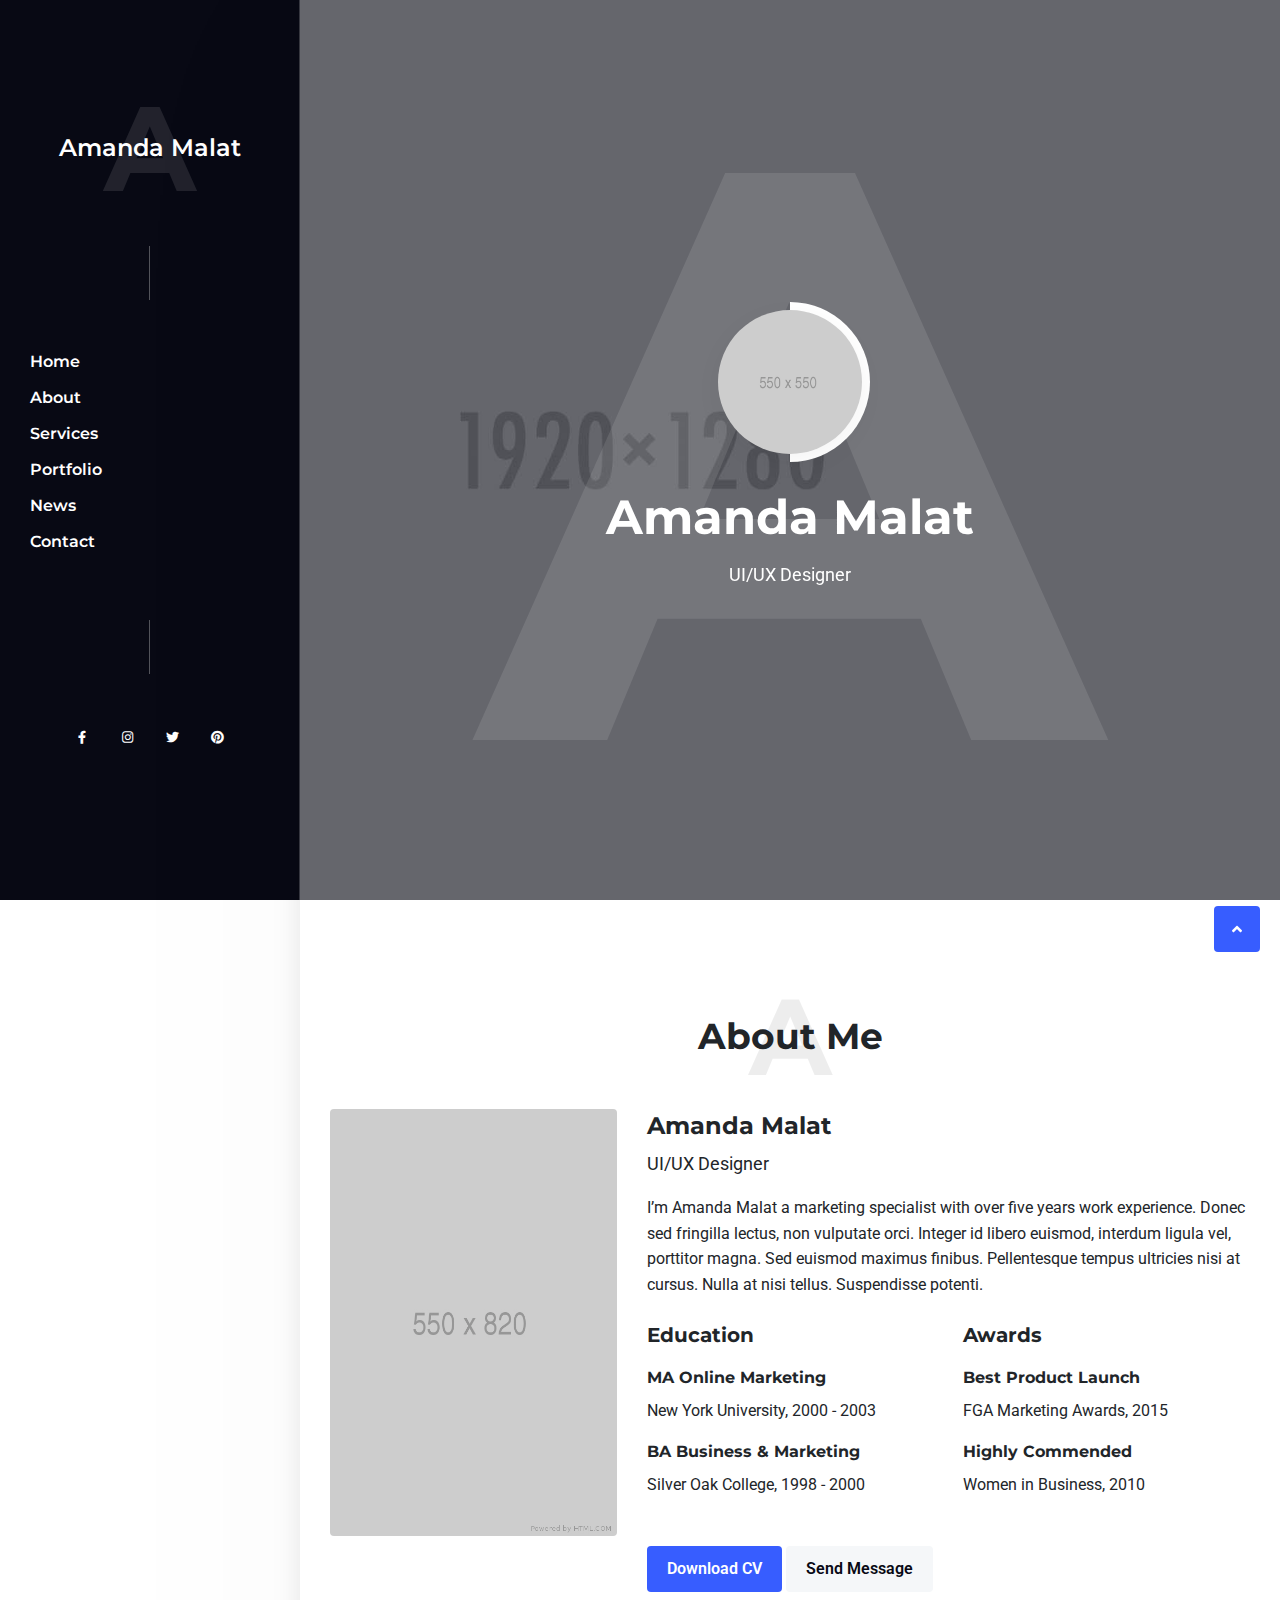
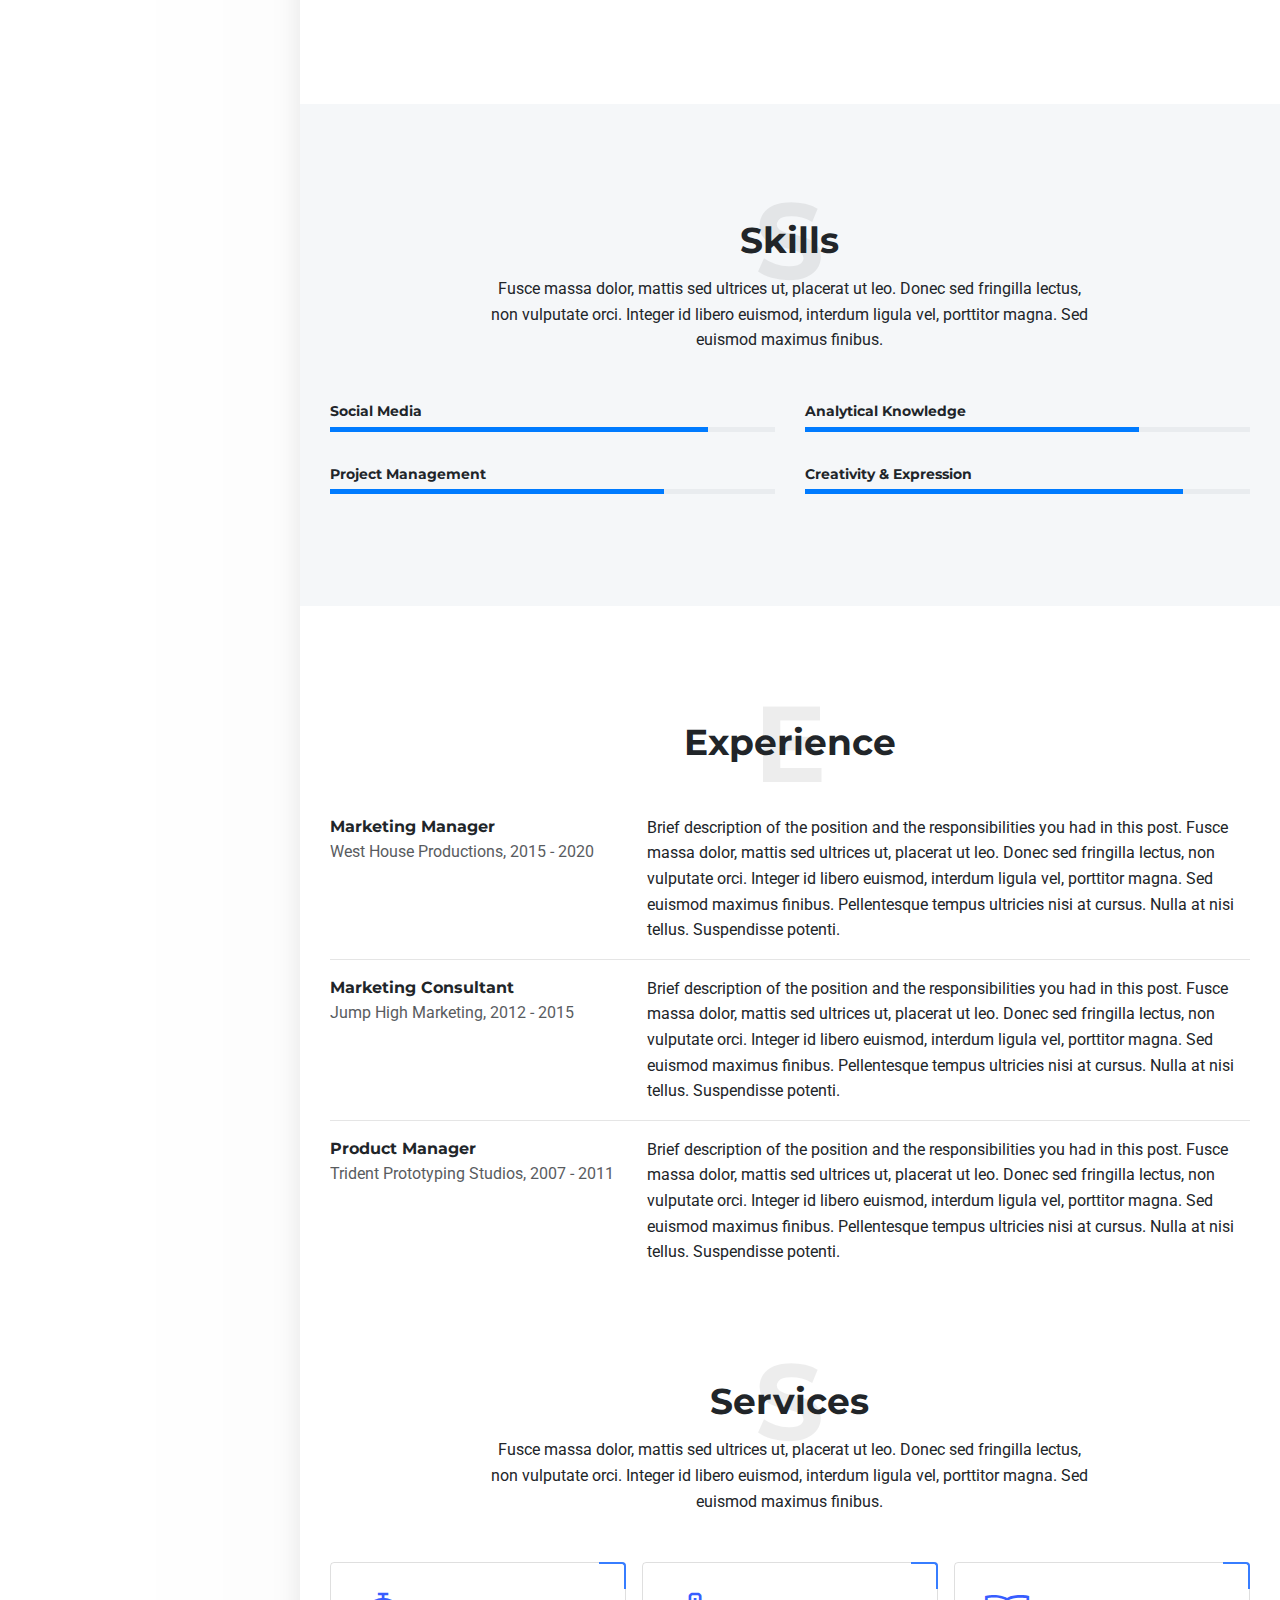
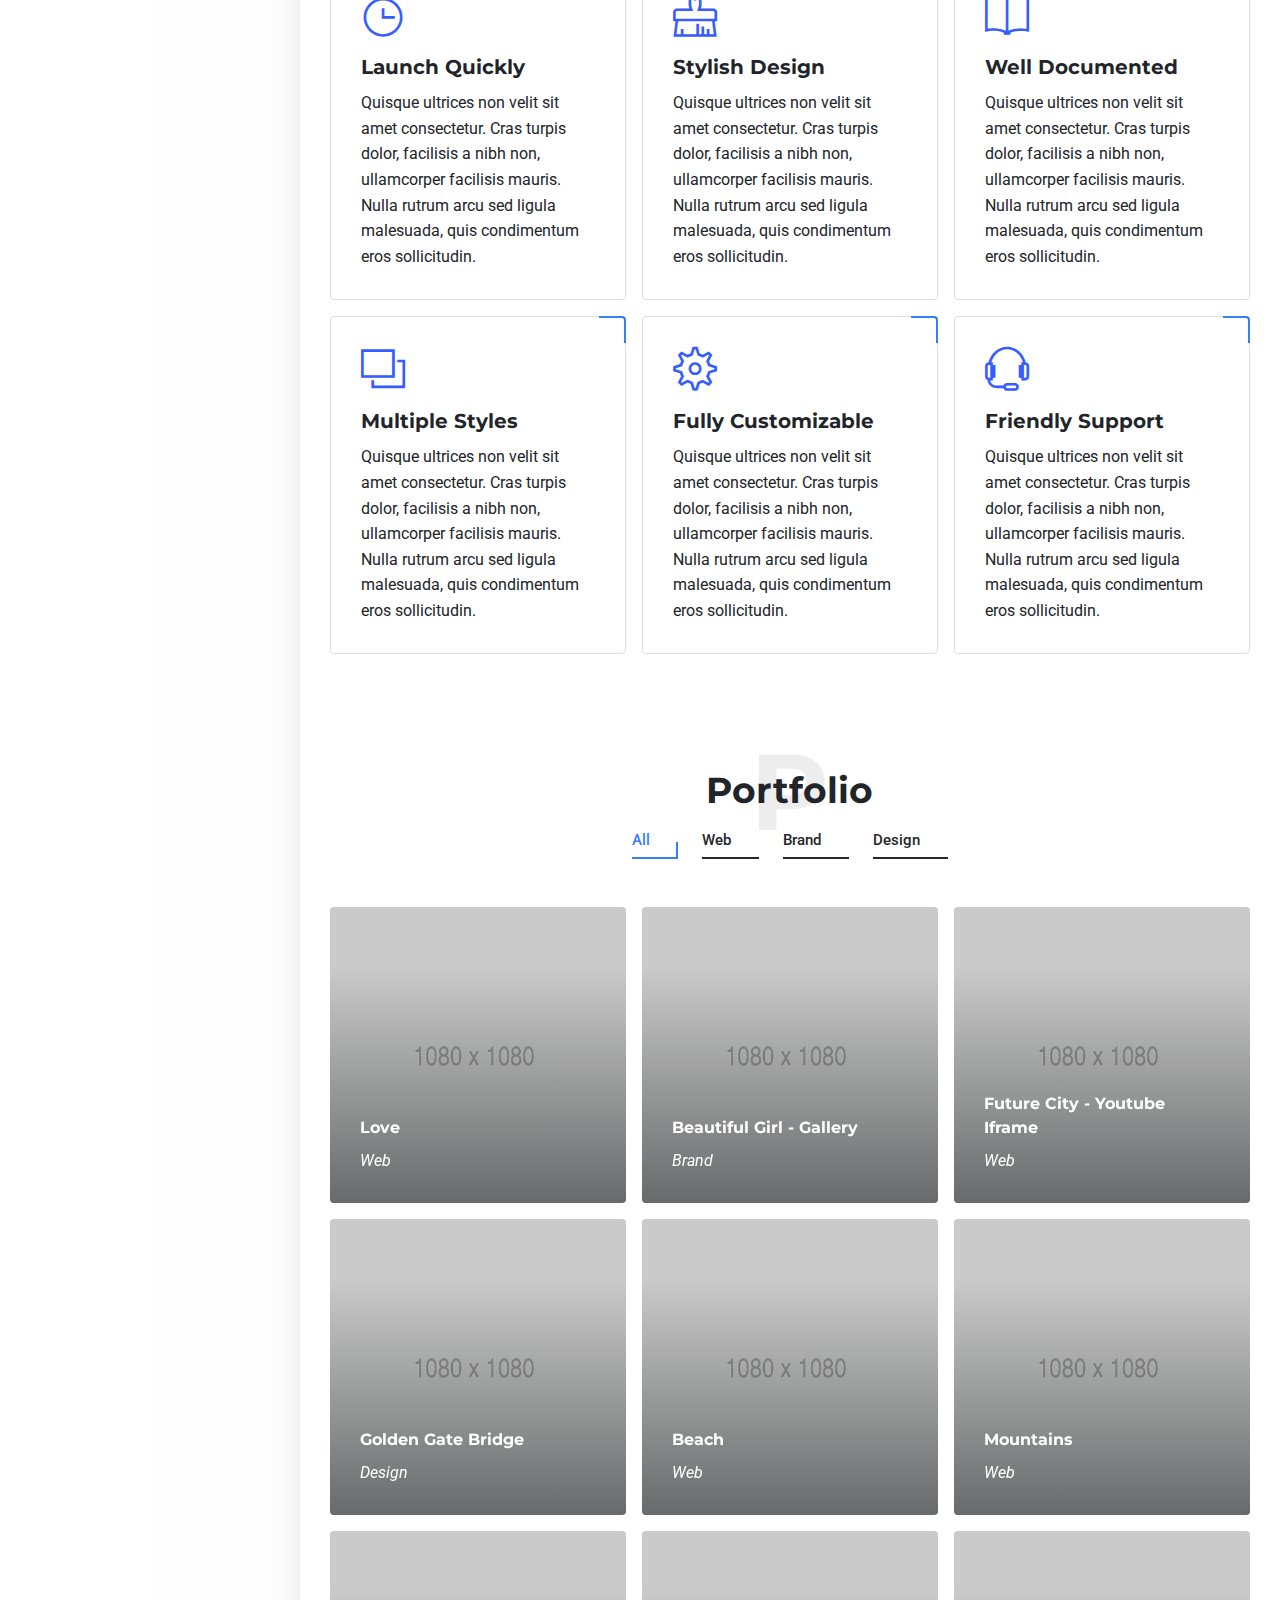
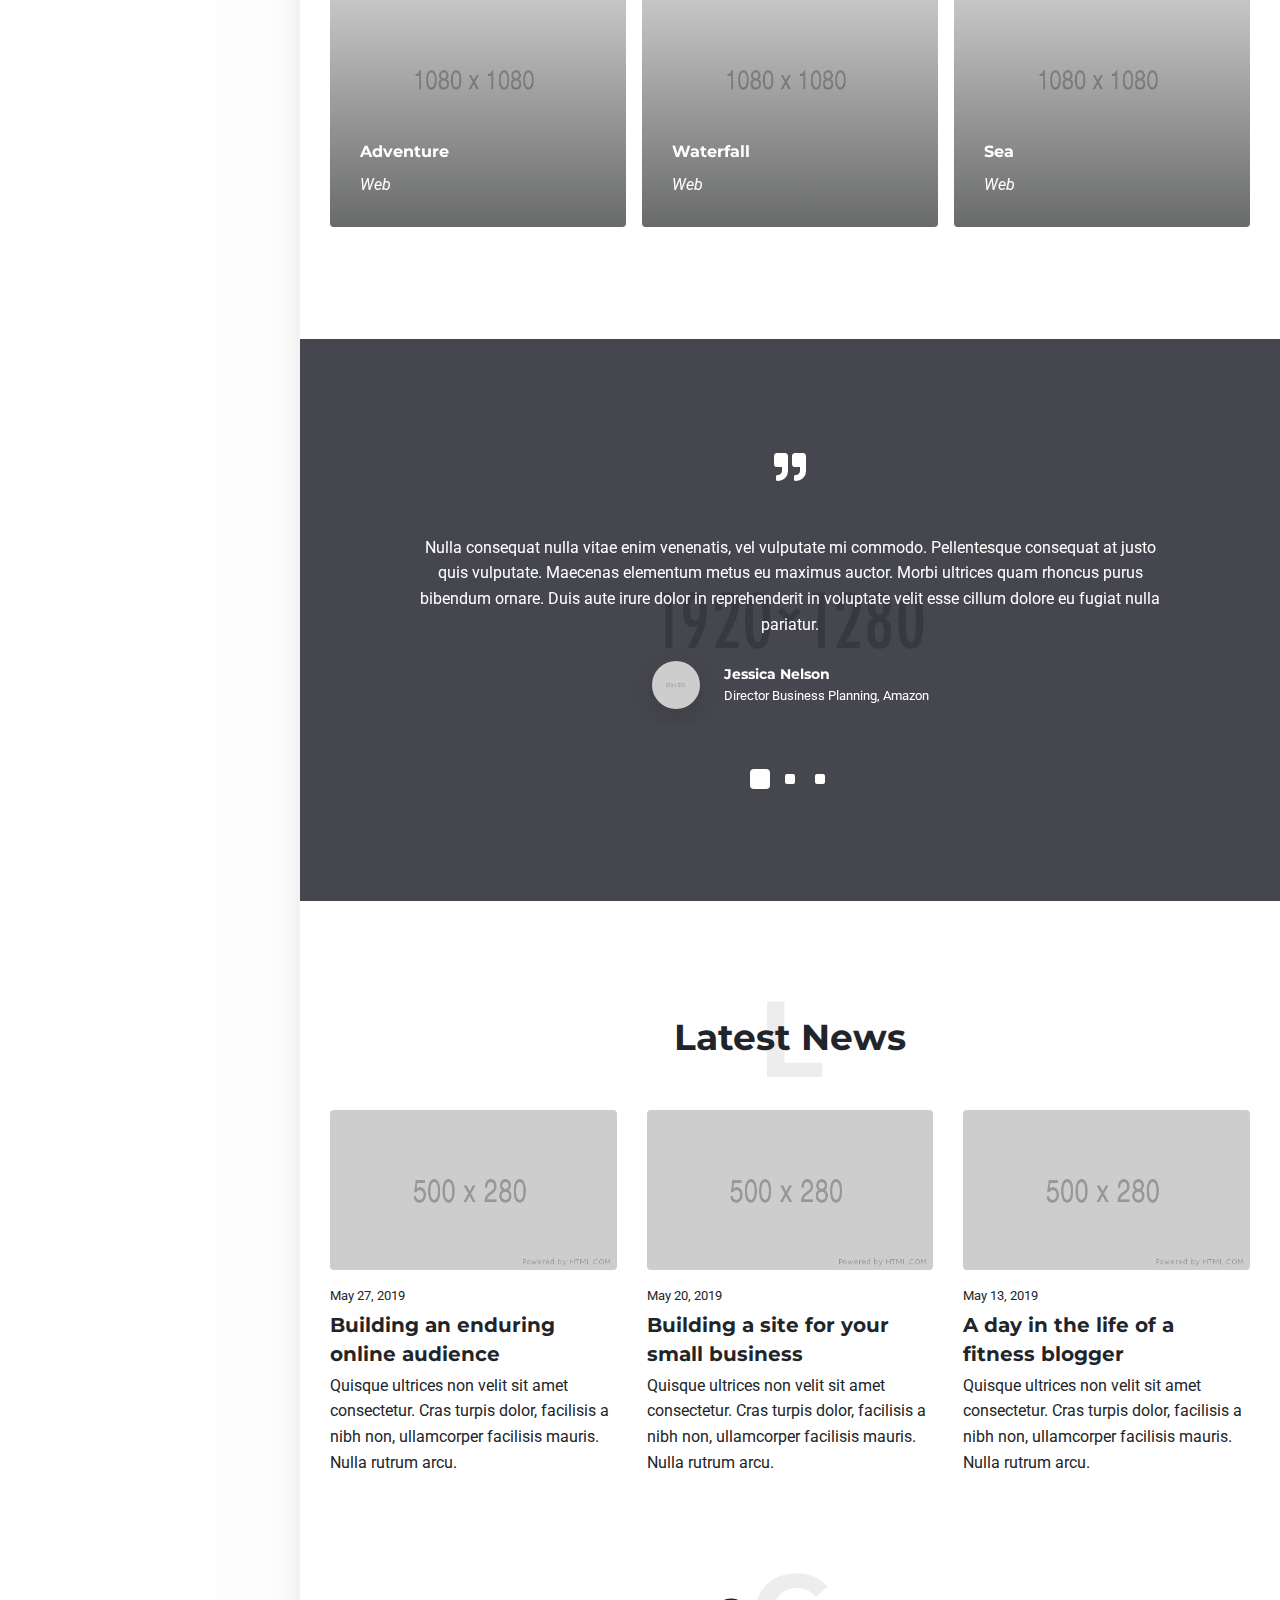
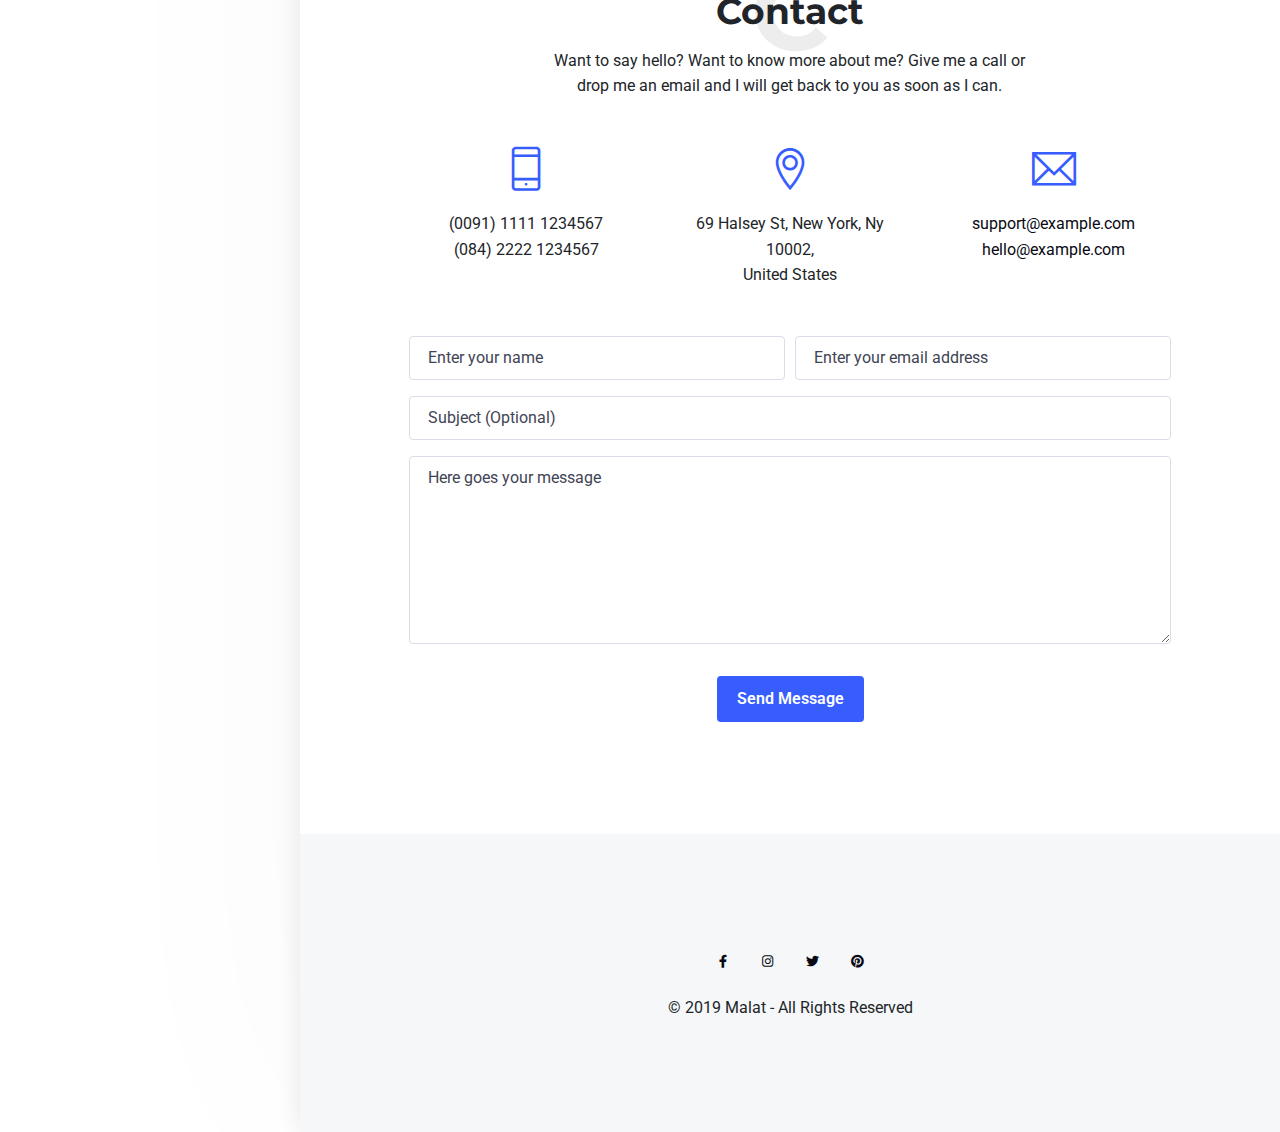
<file: ResumeProject/wwwroot/html/dark-nav-home-1-kenburns-background.html>
﻿<!DOCTYPE html>
<html lang="en">
	<head>

		<!-- Title -->
		<title>Home 1 | Malat - Responsive Personal / Portfolio / Resume Template</title>

		<!-- Required Meta Tags -->
		<meta charset="utf-8">
		<meta name="viewport" content="width=device-width, initial-scale=1, shrink-to-fit=no">
		<meta name="description" content="Personal Portfolio HTML Template based on Bootstrap by Erilisdesign">
		<meta name="author" content="Erilisdesign.com">

		<!-- Base CSS -->
		<link rel="stylesheet" href="assets/vendor/bootstrap/dist/css/bootstrap.min.css">
		<link rel="stylesheet" href="assets/css/style.css">
		<link rel="stylesheet" href="assets/css/utilities.css">

		<link rel="stylesheet" href="assets/css/custom.css">

		<!-- Libs CSS -->
		<link rel="stylesheet" href="assets/vendor/slick/slick.min.css" type="text/css">
		<link rel="stylesheet" href="assets/vendor/vegas/vegas.min.css" type="text/css">
		<link rel="stylesheet" href="assets/vendor/featherlight/featherlight.min.css" type="text/css">
		<link rel="stylesheet" href="assets/vendor/featherlight/featherlight.gallery.min.css" type="text/css">
		<link rel="stylesheet" href="assets/vendor/fontawesome/css/all.min.css" type="text/css">
		<link rel="stylesheet" href="assets/vendor/themify-icons/css/themify-icons.css" type="text/css">

		<!-- Fonts -->
		<link href="https://fonts.googleapis.com/css2?family=Montserrat:wght@300;400;500;600;700&family=Roboto:wght@300;400;500;700&display=swap" rel="stylesheet">

	</head>
	<body class="kenburns-background">

		<div id="preloader" class="preloader">
			<div class="loader-status">
				<div class="spinner"></div>
			</div>
		</div>

		<div class="site-container">

			<div id="top"></div>

			<!-- Mobile logo -->
			<a href="#" class="mobile-logo mobile-logo-light bg-dark">
				<span>Amanda Malat</span>
			</a>

			<!-- Navigation toggle -->
			<button type="button" id="navigation-toggle" class="nav-toggle nav-toggle-light bg-dark">
				<span></span>
			</button>

			<!-- Site header -->
			<header class="site-header site-header-light bg-dark">
				<div class="header-inner">
					<div class="header-brand">
						<!-- Logo -->
						<a href="#" class="logo">
							<span>Amanda Malat</span>
							<span class="title-letter text-white opacity-10">A</span>
						</a>
					</div>
					<div class="nav-divider mb-8"></div>
					<nav class="site-nav">
						<ul id="navigation">
							<li>
								<a href="#home" class="scrollto">Home</a>
							</li>
							<li>
								<a href="#about" class="scrollto">About</a>
							</li>
							<li>
								<a href="#services" class="scrollto">Services</a>
							</li>
							<li>
								<a href="#portfolio" class="scrollto">Portfolio</a>
							</li>
							<li>
								<a href="#news" class="scrollto">News</a>
							</li>
							<li>
								<a href="#contact" class="scrollto">Contact</a>
							</li>
						</ul>
					</nav>
					<div class="nav-divider my-8"></div>
					<nav>
						<ul class="list-inline text-center">
							<li class="list-inline-item">
								<a class="btn btn-sm btn-icon btn-outline-white border-0 rounded-circle" href="#">
									<span class="btn-icon-inner fab fa-facebook-f"></span>
								</a>
							</li>
							<li class="list-inline-item">
								<a class="btn btn-sm btn-icon btn-outline-white border-0 rounded-circle" href="#">
									<span class="btn-icon-inner fab fa-instagram"></span>
								</a>
							</li>
							<li class="list-inline-item">
								<a class="btn btn-sm btn-icon btn-outline-white border-0 rounded-circle" href="#">
									<span class="btn-icon-inner fab fa-twitter"></span>
								</a>
							</li>
							<li class="list-inline-item">
								<a class="btn btn-sm btn-icon btn-outline-white border-0 rounded-circle" href="#">
									<span class="btn-icon-inner fab fa-pinterest"></span>
								</a>
							</li>
						</ul>
					</nav>
				</div>
			</header>

			<!-- Header overlay -->
			<div class="header-overlay">
				<div class="overlay-inner bg-dark opacity-80"></div>
			</div>

			<!-- Back to top button -->
			<button type="button" id="backtotop" class="btn btn-primary btn-icon">
				<span class="btn-icon-inner fas fa-angle-up"></span>
			</button>

			<!-- Page wrapper -->
			<div class="page-wrapper">
				<div id="page-cover" class="page-cover">
					<div class="page-cover-wrapper-fixed">
						<div class="page-cover-bg">
							<div class="overlay-inner bg-dark opacity-55"></div>
						</div>
						<div class="page-cover-wrap">

							<section id="home" class="d-flex min-vh-100">
								<div class="container align-self-center text-white text-center">
									<div class="avatar avatar-xxl mb-6">
										<div class="avatar-shape avatar-shape-rounded bg-white mt-n2 mb-n2 mr-n2"></div>
										<img src="demo/images/avatar_small.jpg" alt="" class="avatar-img rounded-circle shadow-light">
									</div>
									<h1 class="mb-2 mb-lg-3">Amanda Malat</h1>
									<p class="lead mb-0">UI/UX Designer</p>
									<span class="cover-letter letter-xl text-white opacity-10">A</span>
								</div>
							</section>

						</div>
					</div>
				</div><!--end .page-cover -->

				<div class="page-content">

					<section id="about">
						<div class="container">
							<div class="section-title h2 text-center mb-8">
								<h2 class="mb-0">About Me</h2>
								<span class="title-letter">A</span>
							</div>
							<div class="row">
								<div class="col-md-6 col-lg-4 d-none d-lg-block">
									<img class="img-fluid w-100 rounded" src="demo/images/avatar.jpg" alt="">
								</div>
								<div class="col-lg-8">
									<h3>Amanda Malat</h3>
									<p class="lead">UI/UX Designer</p>
									<p class="mb-5">I’m Amanda Malat a marketing specialist with over five years work experience. Donec sed fringilla lectus, non vulputate orci. Integer id libero euismod, interdum ligula vel, porttitor magna. Sed euismod maximus finibus. Pellentesque tempus ultricies nisi at cursus. Nulla at nisi tellus. Suspendisse potenti.</p>
									<div class="row mb-8">
										<div class="col-md-6 mb-5 mb-md-0">
											<h4 class="mb-4">Education</h4>
											<p class="h5">MA Online Marketing</p>
											<p>New York University, 2000 - 2003</p>
											<p class="h5">BA Business & Marketing</p>
											<p>Silver Oak College, 1998 - 2000</p>
										</div>

										<div class="col-md-6">
											<h4 class="mb-4">Awards</h4>
											<p class="h5">Best Product Launch</p>
											<p>FGA Marketing Awards, 2015</p>
											<p class="h5">Highly Commended</p>
											<p>Women in Business, 2010</p>
										</div>
									</div>
									<a href="#" class="btn btn-primary">Download CV</a>
									<a href="#contact" class="btn btn-light scrollto">Send Message</a>
								</div>
							</div>
						</div>
					</section>

					<section id="skills" class="bg-light">
						<div class="container">
							<div class="row mb-8">
								<div class="col-lg-10 col-xl-8 mx-lg-auto text-center">
									<div class="section-title h2 mb-3">
										<h2 class="mb-0">Skills</h2>
										<span class="title-letter">S</span>
									</div>
									<p>Fusce massa dolor, mattis sed ultrices ut, placerat ut leo. Donec sed fringilla lectus, non vulputate orci. Integer id libero euismod, interdum ligula vel, porttitor magna. Sed euismod maximus finibus.</p>
								</div>
							</div>
							<div class="row">
								<div class="col-md-6 mb-4 mb-md-0">
									<p class="h6 mb-1">Social Media</p>
									<div class="progress mb-6 rounded-0" style="height:5px">
										<div class="progress-bar" role="progressbar" style="width: 85%" aria-valuenow="85" aria-valuemin="0" aria-valuemax="100"></div>
									</div>
									<p class="h6 mb-1">Project Management</p>
									<div class="progress rounded-0" style="height:5px">
										<div class="progress-bar" role="progressbar" style="width: 75%" aria-valuenow="75" aria-valuemin="0" aria-valuemax="100"></div>
									</div>
								</div>
								<div class="col-md-6">
									<p class="h6 mb-1">Analytical Knowledge</p>
									<div class="progress mb-6 rounded-0" style="height:5px">
										<div class="progress-bar" role="progressbar" style="width: 75%" aria-valuenow="75" aria-valuemin="0" aria-valuemax="100"></div>
									</div>
									<p class="h6 mb-1">Creativity & Expression</p>
									<div class="progress rounded-0" style="height:5px">
										<div class="progress-bar" role="progressbar" style="width: 85%" aria-valuenow="85" aria-valuemin="0" aria-valuemax="100"></div>
									</div>
								</div>
							</div>
						</div>
					</section>

					<section id="experience" class="pb-0">
						<div class="container">
							<div class="section-title h2 text-center mb-8">
								<h2 class="mb-0">Experience</h2>
								<span class="title-letter">E</span>
							</div>

							<div class="row">
								<div class="col-lg-4 mb-1 mb-lg-0">
									<p class="h5 mb-0">Marketing Manager</p>
									<p class="opacity-75">West House Productions, 2015 - 2020</p>
								</div>
								<div class="col-lg-8">
									<p>Brief description of the position and the responsibilities you had in this post. Fusce massa dolor, mattis sed ultrices ut, placerat ut leo. Donec sed fringilla lectus, non vulputate orci. Integer id libero euismod, interdum ligula vel, porttitor magna. Sed euismod maximus finibus. Pellentesque tempus ultricies nisi at cursus. Nulla at nisi tellus. Suspendisse potenti.</p>
								</div>
							</div>

							<hr/>

							<div class="row">
								<div class="col-lg-4 mb-1 mb-lg-0">
									<p class="h5 mb-0">Marketing Consultant</p>
									<p class="opacity-75">Jump High Marketing, 2012 - 2015</p>
								</div>
								<div class="col-lg-8">
									<p>Brief description of the position and the responsibilities you had in this post. Fusce massa dolor, mattis sed ultrices ut, placerat ut leo. Donec sed fringilla lectus, non vulputate orci. Integer id libero euismod, interdum ligula vel, porttitor magna. Sed euismod maximus finibus. Pellentesque tempus ultricies nisi at cursus. Nulla at nisi tellus. Suspendisse potenti.</p>
								</div>
							</div>

							<hr/>

							<div class="row">
								<div class="col-lg-4 mb-1 mb-lg-0">
									<p class="h5 mb-0">Product Manager</p>
									<p class="opacity-75">Trident Prototyping Studios, 2007 - 2011</p>
								</div>
								<div class="col-lg-8">
									<p>Brief description of the position and the responsibilities you had in this post. Fusce massa dolor, mattis sed ultrices ut, placerat ut leo. Donec sed fringilla lectus, non vulputate orci. Integer id libero euismod, interdum ligula vel, porttitor magna. Sed euismod maximus finibus. Pellentesque tempus ultricies nisi at cursus. Nulla at nisi tellus. Suspendisse potenti.</p>
								</div>
							</div>
						</div>
					</section>

					<section id="services" class="pb-0">
						<div class="container">
							<div class="row mb-8">
								<div class="col-lg-10 col-xl-8 mx-lg-auto text-center">
									<div class="section-title h2 mb-3">
										<h2 class="mb-0">Services</h2>
										<span class="title-letter">S</span>
									</div>
									<p>Fusce massa dolor, mattis sed ultrices ut, placerat ut leo. Donec sed fringilla lectus, non vulputate orci. Integer id libero euismod, interdum ligula vel, porttitor magna. Sed euismod maximus finibus.</p>
								</div>
							</div>
							<div class="row my-n2 mx-sm-n2">
								<div class="col-md-6 col-xl-4 py-2 px-md-2">
									<div class="feature-block feature-boxed feature-decorated">
										<div class="feature-icon text-primary mb-3">
											<div>
												<i class="ti-timer"></i>
											</div>
										</div>
										<h3 class="h4 mb-2">Launch Quickly</h3>
										<p>Quisque ultrices non velit sit amet consectetur. Cras turpis dolor, facilisis a nibh non, ullamcorper facilisis mauris. Nulla rutrum arcu sed ligula malesuada, quis condimentum eros sollicitudin.</p>
									</div>
								</div>

								<div class="col-md-6 col-xl-4 py-2 px-md-2">
									<div class="feature-block feature-boxed feature-decorated">
										<div class="feature-icon text-primary mb-3">
											<div>
												<i class="ti-brush-alt"></i>
											</div>
										</div>
										<h3 class="h4 mb-2">Stylish Design</h3>
										<p>Quisque ultrices non velit sit amet consectetur. Cras turpis dolor, facilisis a nibh non, ullamcorper facilisis mauris. Nulla rutrum arcu sed ligula malesuada, quis condimentum eros sollicitudin.</p>
									</div>
								</div>

								<div class="col-md-6 col-xl-4 py-2 px-md-2">
									<div class="feature-block feature-boxed feature-decorated">
										<div class="feature-icon text-primary mb-3">
											<div>
												<i class="ti-book"></i>
											</div>
										</div>
										<h3 class="h4 mb-2">Well Documented</h3>
										<p>Quisque ultrices non velit sit amet consectetur. Cras turpis dolor, facilisis a nibh non, ullamcorper facilisis mauris. Nulla rutrum arcu sed ligula malesuada, quis condimentum eros sollicitudin.</p>
									</div>
								</div>

								<div class="col-md-6 col-xl-4 py-2 px-md-2">
									<div class="feature-block feature-boxed feature-decorated">
										<div class="feature-icon text-primary mb-3">
											<div>
												<i class="ti-layers"></i>
											</div>
										</div>
										<h3 class="h4 mb-2">Multiple Styles</h3>
										<p>Quisque ultrices non velit sit amet consectetur. Cras turpis dolor, facilisis a nibh non, ullamcorper facilisis mauris. Nulla rutrum arcu sed ligula malesuada, quis condimentum eros sollicitudin.</p>
									</div>
								</div>

								<div class="col-md-6 col-xl-4 py-2 px-md-2">
									<div class="feature-block feature-boxed feature-decorated">
										<div class="feature-icon text-primary mb-3">
											<div>
												<i class="ti-settings"></i>
											</div>
										</div>
										<h3 class="h4 mb-2">Fully Customizable</h3>
										<p>Quisque ultrices non velit sit amet consectetur. Cras turpis dolor, facilisis a nibh non, ullamcorper facilisis mauris. Nulla rutrum arcu sed ligula malesuada, quis condimentum eros sollicitudin.</p>
									</div>
								</div>

								<div class="col-md-6 col-xl-4 py-2 px-md-2">
									<div class="feature-block feature-boxed feature-decorated">
										<div class="feature-icon text-primary mb-3">
											<div>
												<i class="ti-headphone-alt"></i>
											</div>
										</div>
										<h3 class="h4 mb-2">Friendly Support</h3>
										<p>Quisque ultrices non velit sit amet consectetur. Cras turpis dolor, facilisis a nibh non, ullamcorper facilisis mauris. Nulla rutrum arcu sed ligula malesuada, quis condimentum eros sollicitudin.</p>
									</div>
								</div>
							</div>
						</div>
					</section>

					<section id="portfolio">
						<div class="container">
							<div class="row mb-8">
								<div class="col-lg-10 col-xl-8 mx-lg-auto text-center">
									<div class="section-title h2 mb-3">
										<h2 class="mb-0">Portfolio</h2>
										<span class="title-letter">P</span>
									</div>
									<nav class="portfolio-filter isotope-filter">
										<ul class="justify-content-center">
											<li><a href="#" class="active" data-filter="*">All</a></li>
											<li><a href="#" data-filter=".web">Web</a></li>
											<li><a href="#" data-filter=".brand">Brand</a></li>
											<li><a href="#" data-filter=".design">Design</a></li>
										</ul>
									</nav>
								</div>
							</div>
						</div>
						<div class="container">
							<div class="portfolio-container isotope-container row my-n2 mx-sm-n2">
								<div class="isotope-item col-sm-6 col-lg-4 py-2 px-sm-2 web">
									<div class="portfolio-item details-inside">
										<a href="portfolio-single-1.html">
											<div class="item-media">
												<img src="demo/images/portfolio/project-1.jpg" alt="">
											</div>
											<div class="item-overlay bg-dark"></div>
											<div class="item-details">
												<h4 class="h5">Love</h4>
												<p class="font-italic">Web</p>
											</div>
										</a>
									</div>
								</div>

								<div class="isotope-item col-sm-6 col-lg-4 py-2 px-sm-2 brand">
									<div class="portfolio-item details-inside">
										<a href="portfolio-single-2.html">
											<div class="item-media">
												<img src="demo/images/portfolio/project-2.jpg" alt="">
											</div>
											<div class="item-overlay bg-dark"></div>
											<div class="item-details">
												<h4 class="h5">Beautiful Girl - Gallery</h4>
												<p class="font-italic">Brand</p>
											</div>
										</a>
									</div>
								</div>

								<div class="isotope-item col-sm-6 col-lg-4 py-2 px-sm-2 web">
									<div class="portfolio-item details-inside">
										<a href="portfolio-single-3.html">
											<div class="item-media">
												<img src="demo/images/portfolio/project-3.jpg" alt="">
											</div>
											<div class="item-overlay bg-dark"></div>
											<div class="item-details text-white">
												<h4 class="h5">Future City - Youtube Iframe</h4>
												<p class="font-italic">Web</p>
											</div>
										</a>
									</div>
								</div>

								<div class="isotope-item col-sm-6 col-lg-4 py-2 px-sm-2 design">
									<div class="portfolio-item details-inside">
										<a href="portfolio-single-2.html">
											<div class="item-media">
												<img src="demo/images/portfolio/project-4.jpg" alt="">
											</div>
											<div class="item-overlay bg-dark"></div>
											<div class="item-details text-white">
												<h4 class="h5">Golden Gate Bridge</h4>
												<p class="font-italic">Design</p>
											</div>
										</a>
									</div>
								</div>

								<div class="isotope-item col-sm-6 col-lg-4 py-2 px-sm-2 web">
									<div class="portfolio-item details-inside">
										<a href="portfolio-single-1.html">
											<div class="item-media">
												<img src="demo/images/portfolio/project-9.jpg" alt="">
												</div>
											<div class="item-overlay bg-dark"></div>
											<div class="item-details text-white">
												<h4 class="h5">Beach</h4>
												<p class="font-italic">Web</p>
											</div>
										</a>
									</div>
								</div>

								<div class="isotope-item col-sm-6 col-lg-4 py-2 px-sm-2 web">
									<div class="portfolio-item details-inside">
										<a href="portfolio-single-3.html">
											<div class="item-media">
												<img src="demo/images/portfolio/project-6.jpg" alt="">
											</div>
											<div class="item-overlay bg-dark"></div>
											<div class="item-details text-white">
												<h4 class="h5">Mountains</h4>
												<p class="font-italic">Web</p>
											</div>
										</a>
									</div>
								</div>

								<div class="isotope-item col-sm-6 col-lg-4 py-2 px-sm-2 web">
									<div class="portfolio-item details-inside">
										<a href="portfolio-single-1.html">
											<div class="item-media">
												<img src="demo/images/portfolio/project-10.jpg" alt="">
											</div>
											<div class="item-overlay bg-dark"></div>
											<div class="item-details text-white">
												<h4 class="h5">Adventure</h4>
												<p class="font-italic">Web</p>
											</div>
										</a>
									</div>
								</div>

								<div class="isotope-item col-sm-6 col-lg-4 py-2 px-sm-2 web">
									<div class="portfolio-item details-inside">
										<a href="portfolio-single-2.html">
											<div class="item-media">
												<img src="demo/images/portfolio/project-11.jpg" alt="">
											</div>
											<div class="item-overlay bg-dark"></div>
											<div class="item-details text-white">
												<h4 class="h5">Waterfall</h4>
												<p class="font-italic">Web</p>
											</div>
										</a>
									</div>
								</div>

								<div class="isotope-item col-sm-6 col-lg-4 py-2 px-sm-2 web">
									<div class="portfolio-item details-inside">
										<a href="portfolio-single-1.html">
											<div class="item-media">
												<img src="demo/images/portfolio/project-5.jpg" alt="">
											</div>
											<div class="item-overlay bg-dark"></div>
											<div class="item-details text-white">
												<h4 class="h5">Sea</h4>
												<p class="font-italic">Web</p>
											</div>
										</a>
									</div>
								</div>
							</div><!-- .portfolio-container end -->
						</div>
					</section>

					<section>
						<div class="overlay">
							<div class="overlay-inner bg-image-holder bg-cover bg-center">
								<img src="demo/images/image-5.jpg" alt="background">
							</div>
							<div class="overlay-inner bg-dark opacity-70"></div>
						</div>
						<div class="container">
							<div class="row">
								<div class="col-lg-11 col-xl-10 mx-lg-auto text-center text-white">
									<div class="slider dots-light dots-outside" data-slick='{"dots":true,"arrows":false}'>
										<div>
											<div class="icon icon-5x mb-8">
												<i class="fa fa-quote-right"></i>
											</div>
											<blockquote>
												<p class="mb-5">Nulla consequat nulla vitae enim venenatis, vel vulputate mi commodo. Pellentesque consequat at justo quis vulputate. Maecenas elementum metus eu maximus auctor. Morbi ultrices quam rhoncus purus bibendum ornare. Duis aute irure dolor in reprehenderit in voluptate velit esse cillum dolore eu fugiat nulla pariatur. </p>
												<footer class="d-flex justify-content-center align-items-center w-lg-50 mx-auto text-left">
																										<div class="avatar">
														<img src="demo/images/avatar_small.jpg" alt="" class="avatar-img rounded-circle shadow-dark">
													</div>
													<div class="ml-5">
														<h4 class="h6 mb-0">Jessica Nelson</h4>
														<small class="d-block">Director Business Planning, Amazon</small>
													</div>
												</footer>
											</blockquote>
										</div>

										<div>
											<div class="icon icon-5x mb-8">
												<i class="fa fa-quote-right"></i>
											</div>
											<blockquote>
												<p class="mb-5">Ut enim ad minim veniam, quis nostrud exercitation ullamco laboris nisi ut aliquip ex ea commodo consequat. Duis aute irure dolor in reprehenderit in voluptate velit esse cillum dolore eu fugiat nulla pariatur. Excepteur sint occaecat cupidatat non proident, sunt in culpa qui officia deserunt mollit anim id est laborum.</p>
												<footer class="d-flex justify-content-center align-items-center w-lg-50 mx-auto text-left">
																										<div class="avatar">
														<img src="demo/images/avatar_small.jpg" alt="" class="avatar-img rounded-circle shadow-dark">
													</div>
													<div class="ml-5">
														<h4 class="h6 mb-0">Jessica Nelson</h4>
														<small class="d-block">Director Business Planning, Amazon</small>
													</div>
												</footer>
											</blockquote>
										</div>

										<div>
											<div class="icon icon-5x mb-8">
												<i class="fa fa-quote-right"></i>
											</div>
											<blockquote>
												<p class="mb-5">Ut enim ad minim veniam, quis nostrud exercitation ullamco laboris nisi ut aliquip ex ea commodo consequat. Duis aute irure dolor in reprehenderit in voluptate velit esse cillum dolore eu fugiat nulla pariatur. Excepteur sint occaecat cupidatat non proident, sunt in culpa qui officia deserunt mollit anim id est laborum.</p>
												<footer class="d-flex justify-content-center align-items-center w-lg-50 mx-auto text-left">
																										<div class="avatar">
														<img src="demo/images/avatar_small.jpg" alt="" class="avatar-img rounded-circle shadow-dark">
													</div>
													<div class="ml-5">
														<h4 class="h6 mb-0">Jessica Nelson</h4>
														<small class="d-block">Director Business Planning, Amazon</small>
													</div>
												</footer>
											</blockquote>
										</div>
									</div>
								</div>
							</div>
						</div>
					</section>

					<section id="news" class="pb-0">
						<div class="container">
							<div class="section-title h2 text-center mb-8">
								<h2 class="mb-0">Latest News</h2>
								<span class="title-letter">L</span>
							</div>
							<div class="row">
								<div class="col-sm-6 col-md-4 mb-4 mb-md-0">
									<article class="news-block border-0">
										<div class="news-body p-0">
											<div class="mb-4">
												<img class="img-fluid w-100 rounded" src="demo/images/blog/blog-1.jpg" alt="">
											</div>
											<small class="d-block mb-1">May 27, 2019</small>
											<h2 class="h4 mb-1">
												<a href="single-article.html">Building an enduring online audience</a>
											</h2>
											<p>Quisque ultrices non velit sit amet consectetur. Cras turpis dolor, facilisis a nibh non, ullamcorper facilisis mauris. Nulla rutrum arcu.</p>
										</div>
									</article>
								</div>

								<div class="col-sm-6 col-md-4 mb-4 mb-md-0">
									<article class="news-block border-0">
										<div class="news-body p-0">
											<div class="mb-4">
												<img class="img-fluid w-100 rounded" src="demo/images/blog/blog-2.jpg" alt="">
											</div>
											<small class="d-block mb-1">May 20, 2019</small>
											<h2 class="h4 mb-1">
												<a href="single-article.html">Building a site for your small business</a>
											</h2>
											<p>Quisque ultrices non velit sit amet consectetur. Cras turpis dolor, facilisis a nibh non, ullamcorper facilisis mauris. Nulla rutrum arcu.</p>
										</div>
									</article>
								</div>

								<div class="col-sm-6 col-md-4">
									<article class="news-block border-0">
										<div class="news-body p-0">
											<div class="mb-4">
												<img class="img-fluid w-100 rounded" src="demo/images/blog/blog-3.jpg" alt="">
											</div>
											<small class="d-block mb-1">May 13, 2019</small>
											<h2 class="h4 mb-1">
												<a href="single-article.html">A day in the life of a fitness blogger</a>
											</h2>
											<p>Quisque ultrices non velit sit amet consectetur. Cras turpis dolor, facilisis a nibh non, ullamcorper facilisis mauris. Nulla rutrum arcu.</p>
										</div>
									</article>
								</div>
							</div>
						</div>
					</section>

					<section id="contact">
						<div class="container">
							<div class="row">
								<div class="col-lg-10 mx-lg-auto">
									<div class="row mb-8">
										<div class="col-lg-8 mx-lg-auto text-center">
											<div class="section-title h2 mb-3">
												<h2 class="mb-0">Contact</h2>
												<span class="title-letter">C</span>
											</div>
											<p>Want to say hello? Want to know more about me? Give me a call or drop me an email and I will get back to you as soon as I can.</p>
										</div>
									</div>
									<div class="row mb-8">
										<div class="col-md-4 mb-5 mb-md-0">
											<div class="feature-block">
												<div class="feature-icon text-primary mb-4">
													<div class="mx-auto">
														<i class="ti-mobile"></i>
													</div>
												</div>
												<p class="text-center">(0091) 1111 1234567<br/>
												(084) 2222 1234567</p>
											</div>
										</div>

										<div class="col-md-4 mb-5 mb-md-0">
											<div class="feature-block">
												<div class="feature-icon text-primary mb-4">
													<div class="mx-auto">
														<i class="ti-location-pin"></i>
													</div>
												</div>
												<p class="text-center">69 Halsey St, New York, Ny 10002,<br/>
												United States</p>
											</div>
										</div>

										<div class="col-md-4">
											<div class="feature-block">
												<div class="feature-icon text-primary mb-4">
													<div class="mx-auto">
														<i class="ti-email"></i>
													</div>
												</div>
												<p class="text-center"><a href="mailto:support@example.com" class="text-dark">support@example.com</a><br/>
												<a href="mailto:hello@example.com" class="text-dark">hello@example.com</a></p>
											</div>
										</div>
									</div>
									<div class="contact-form">
										<form class="mb-0" id="cf" name="cf" action="include/sendemail.php" method="post" autocomplete="off">
											<div class="form-row">
												<div class="form-process"></div>

												<div class="col-12 col-md-6">
													<div class="form-group error-text-white">
														<input type="text" id="cf-name" name="cf-name" placeholder="Enter your name" class="form-control required">
													</div>
												</div>

												<div class="col-12 col-md-6">
													<div class="form-group error-text-white">
														<input type="email" id="cf-email" name="cf-email" placeholder="Enter your email address" class="form-control required">
													</div>
												</div>

												<div class="col-12">
													<div class="form-group error-text-white">
														<input type="text" id="cf-subject" name="cf-subject" placeholder="Subject (Optional)" class="form-control">
													</div>
												</div>

												<div class="col-12 mb-4">
													<div class="form-group error-text-white">
														<textarea name="cf-message" id="cf-message" placeholder="Here goes your message" class="form-control required" rows="7"></textarea>
													</div>
												</div>

												<div class="col-12 d-none">
													<input type="text" id="cf-botcheck" name="cf-botcheck" value="" class="form-control" />
												</div>

												<div class="col-12 text-center">
													<button class="btn btn-primary" type="submit" id="cf-submit" name="cf-submit">Send Message</button>
												</div>
											</div>
										</form>
										<div class="contact-form-result text-center"></div>
									</div>
								</div>
							</div>
						</div>
					</section>

					<!-- Site footer -->
					<footer class="site-footer bg-light">
						<div class="container">
							<nav class="mb-3">
								<ul class="list-inline text-center">
									<li class="list-inline-item">
										<a class="btn btn-sm btn-icon btn-outline-dark border-0 rounded-circle" href="#">
											<span class="btn-icon-inner fab fa-facebook-f"></span>
										</a>
									</li>
									<li class="list-inline-item">
										<a class="btn btn-sm btn-icon btn-outline-dark border-0 rounded-circle" href="#">
											<span class="btn-icon-inner fab fa-instagram"></span>
										</a>
									</li>
									<li class="list-inline-item">
										<a class="btn btn-sm btn-icon btn-outline-dark border-0 rounded-circle" href="#">
											<span class="btn-icon-inner fab fa-twitter"></span>
										</a>
									</li>
									<li class="list-inline-item">
										<a class="btn btn-sm btn-icon btn-outline-dark border-0 rounded-circle" href="#">
											<span class="btn-icon-inner fab fa-pinterest"></span>
										</a>
									</li>
								</ul>
							</nav>
							<p class="text-center">© 2019 Malat - All Rights Reserved</p>
						</div>
					</footer>

				</div><!--end .page-content -->
			</div><!-- end .page-wrapper -->

		</div>

		<!-- Libs JS -->
		<script src="assets/vendor/jquery/dist/jquery.min.js"></script>
		<script src="assets/vendor/popper.js/dist/popper.min.js"></script>
		<script src="assets/vendor/bootstrap/dist/js/bootstrap.min.js"></script>
		<script src="assets/vendor/jquery.easing/jquery.easing.min.js"></script>
		<script src="assets/vendor/jquery-validation/dist/jquery.validate.min.js"></script>
		<script src="assets/vendor/jquery-form/dist/jquery.form.min.js"></script>
		<script src="assets/vendor/imagesloaded/imagesloaded.pkgd.min.js"></script>
		<script src="assets/vendor/isotope/dist/isotope.pkgd.min.js"></script>
		<script src="assets/vendor/featherlight/jquery.detect_swipe.js"></script>
		<script src="assets/vendor/featherlight/featherlight.min.js"></script>
		<script src="assets/vendor/featherlight/featherlight.gallery.min.js"></script>
		<script src="assets/vendor/slick/slick.min.js"></script>
		<script src="assets/vendor/vegas/vegas.min.js"></script>
		<script src="assets/vendor/typed.js/typed.min.js"></script>
		<script src="assets/vendor/granim.js/dist/granim.min.js"></script>

		<!-- Theme JS -->
		<script src="assets/js/main.js"></script>

	</body>
</html>
</file>
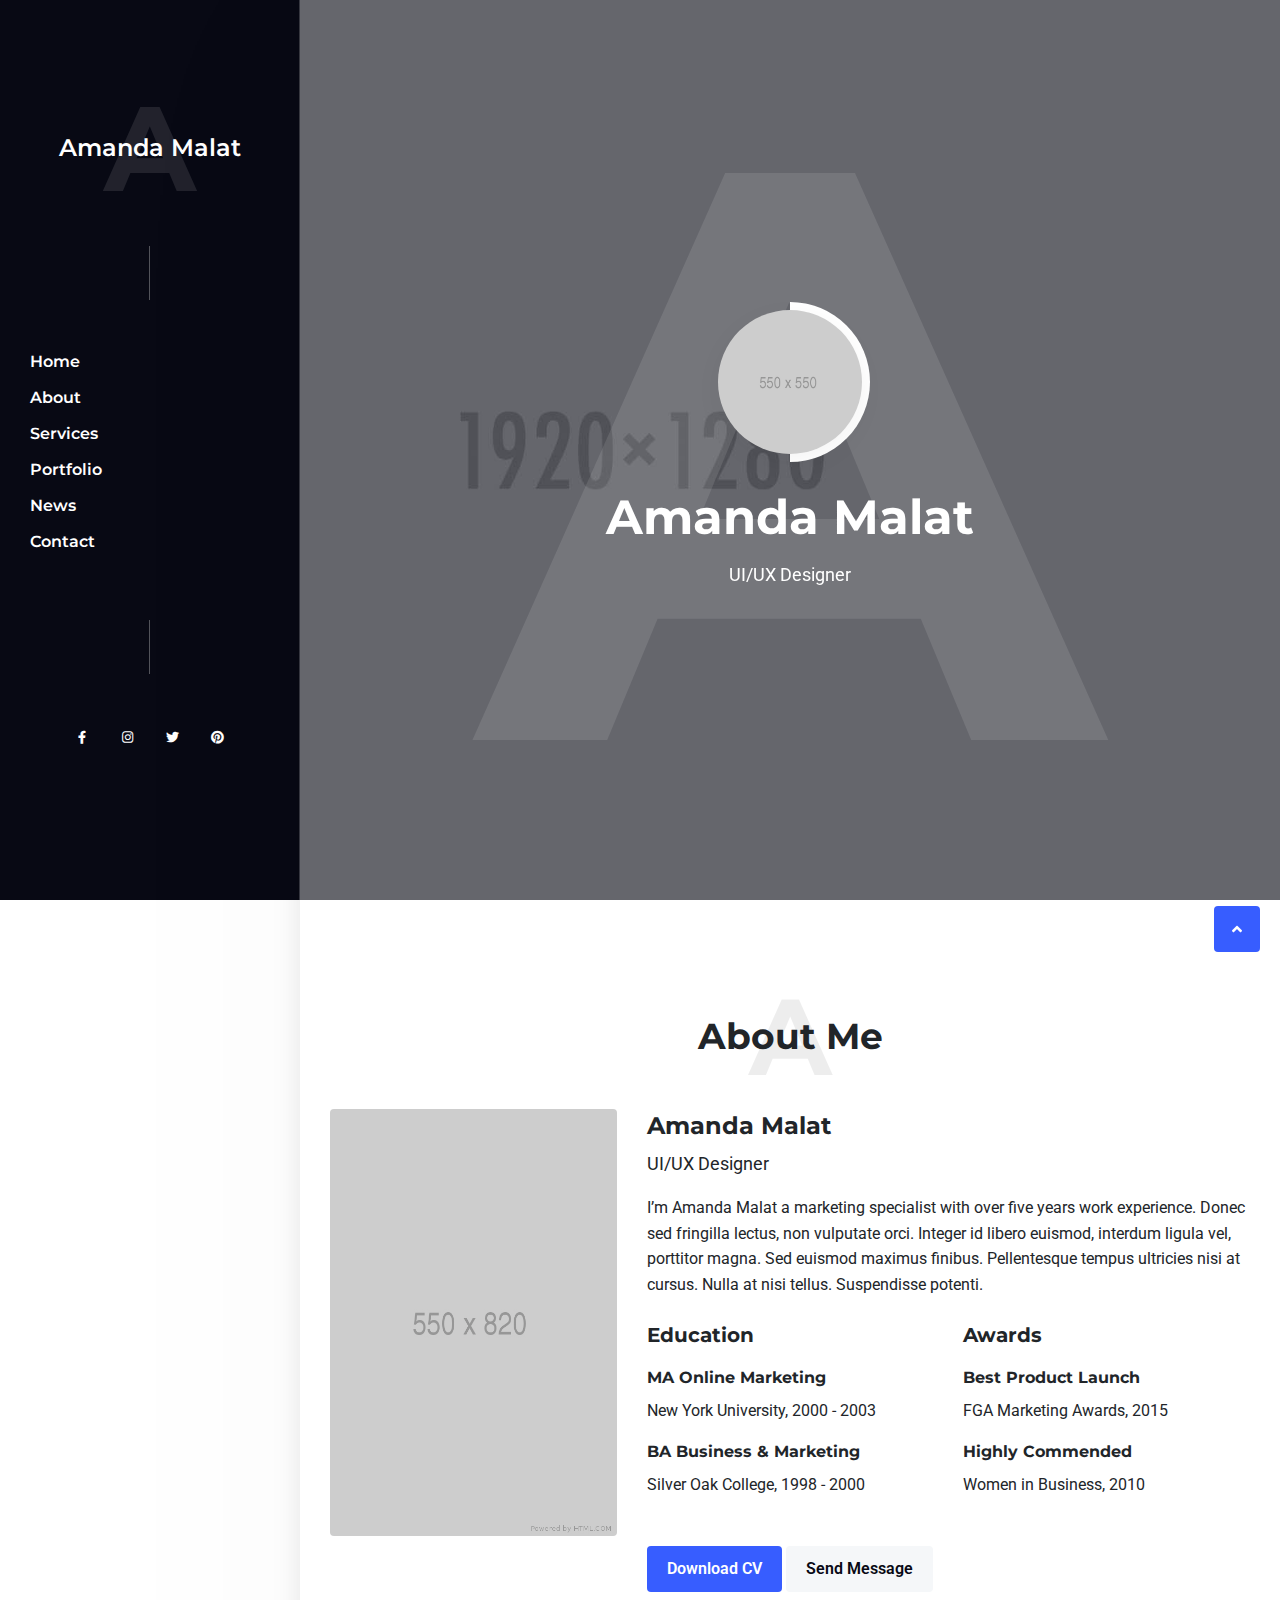
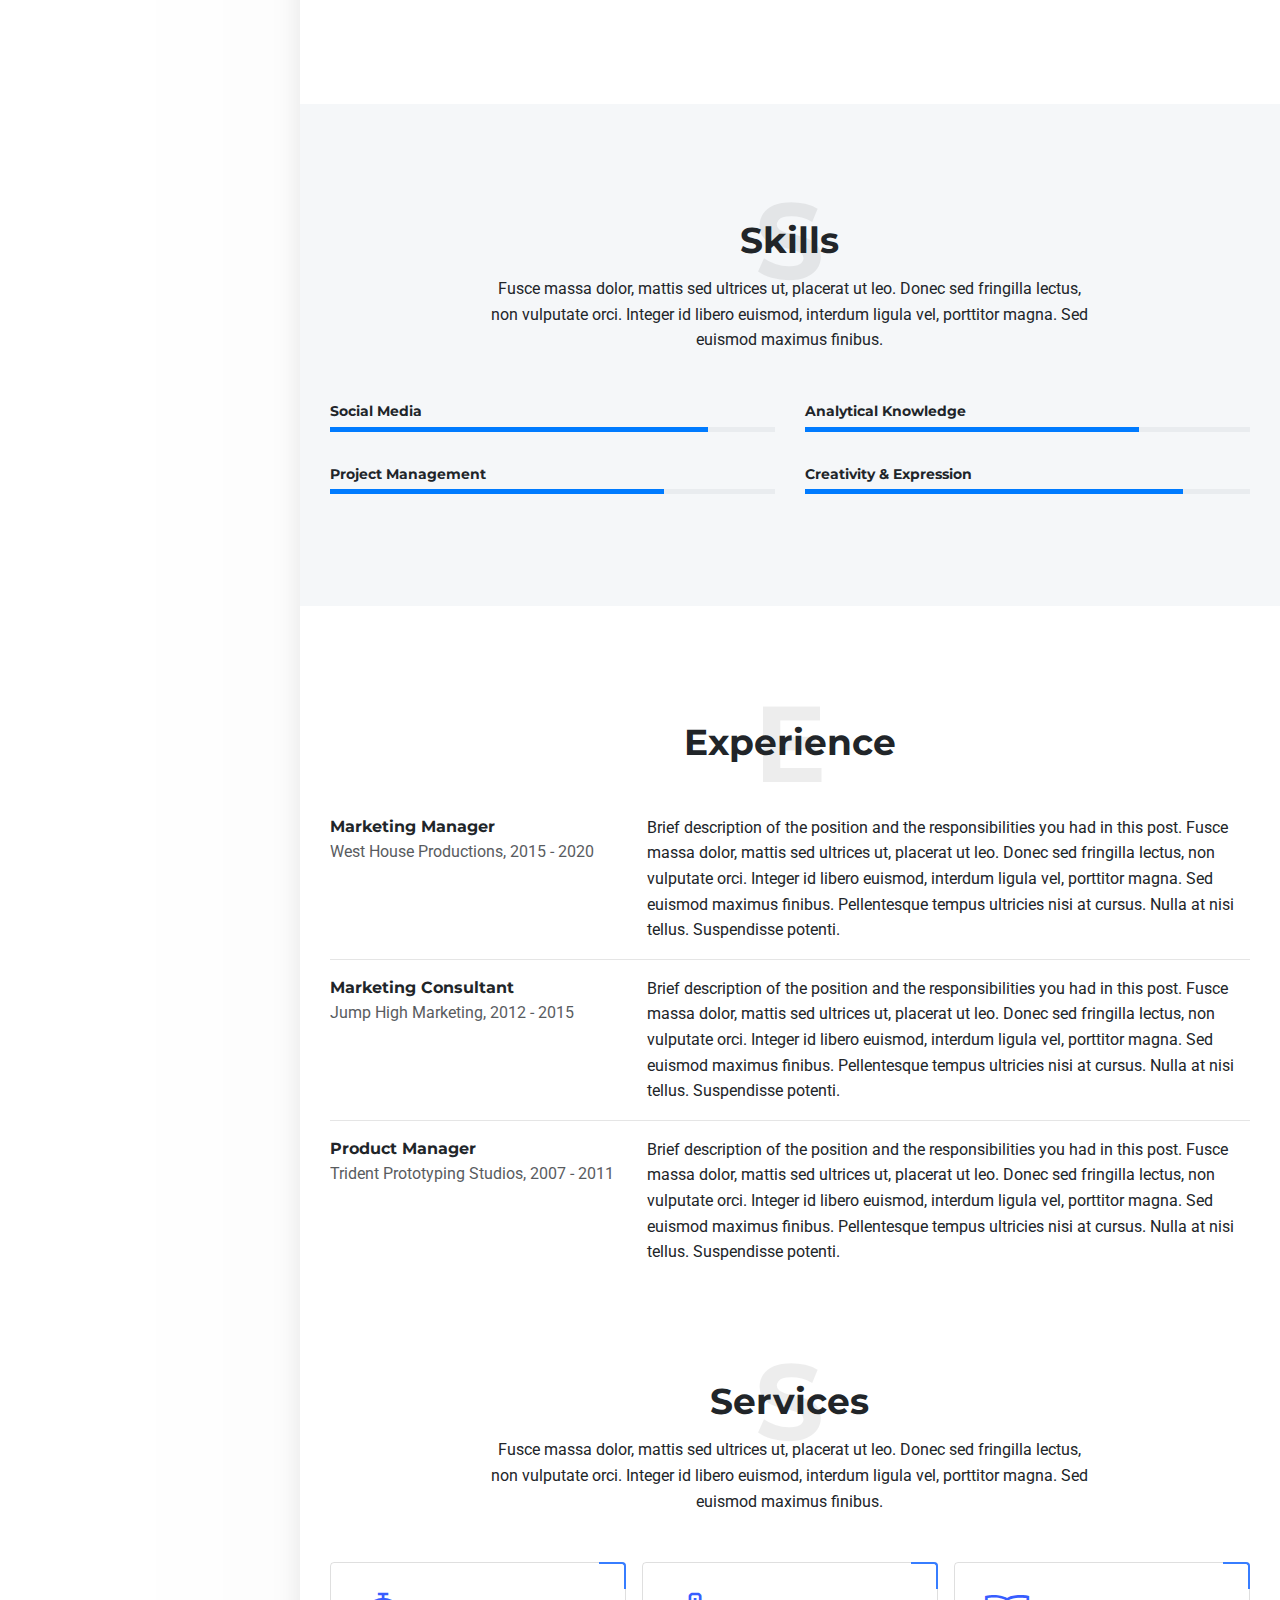
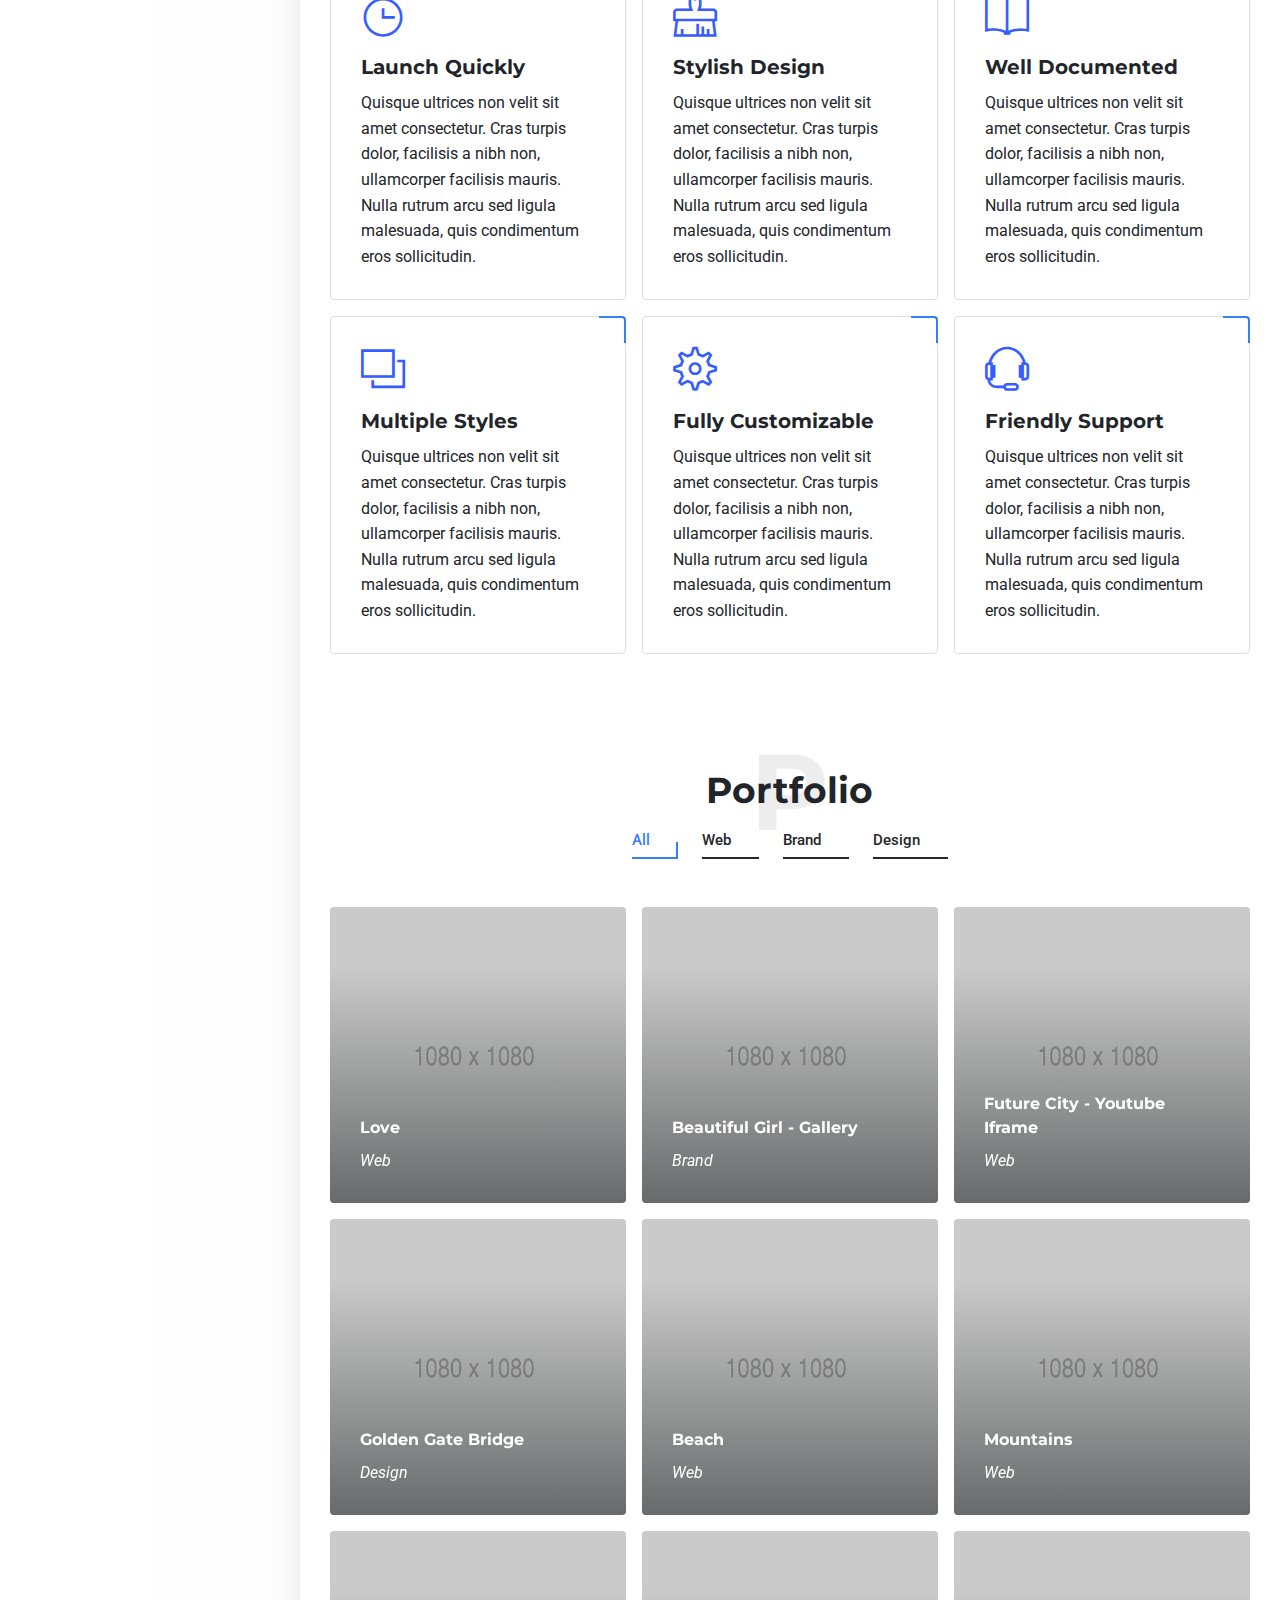
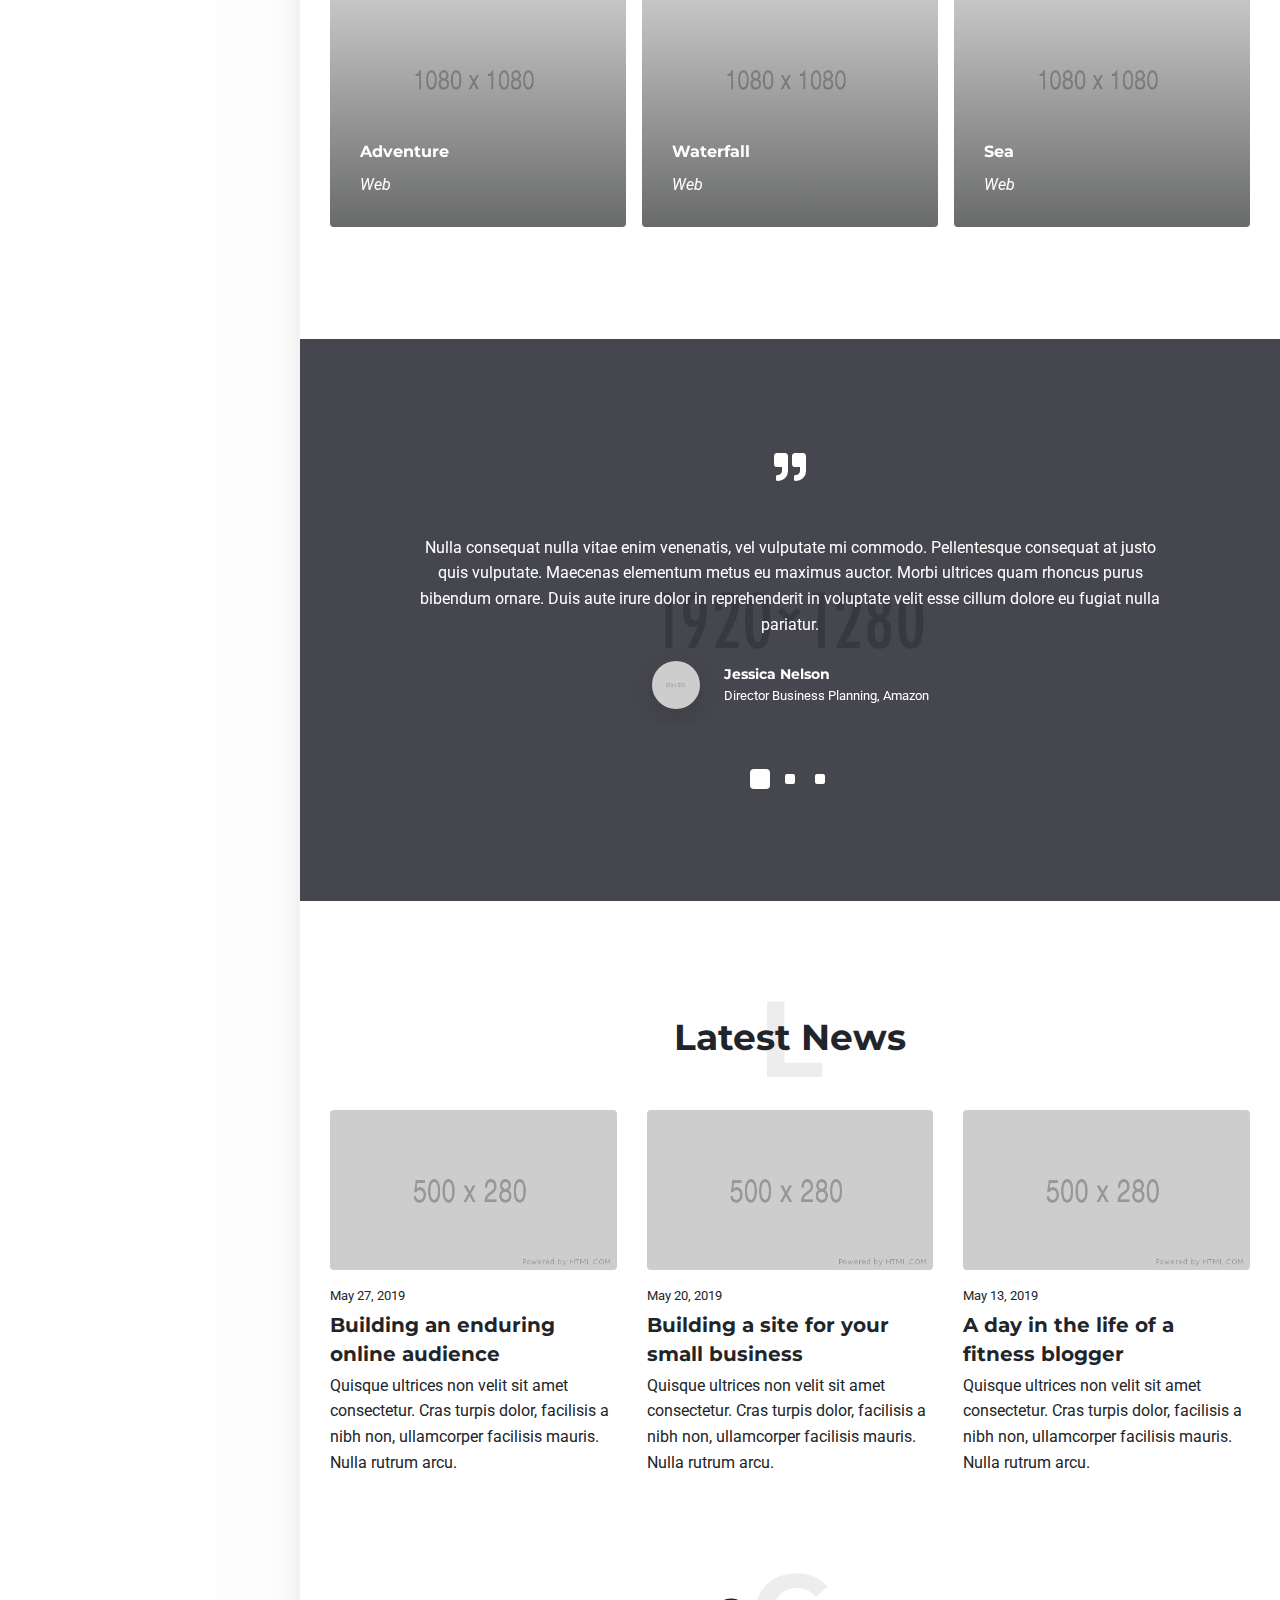
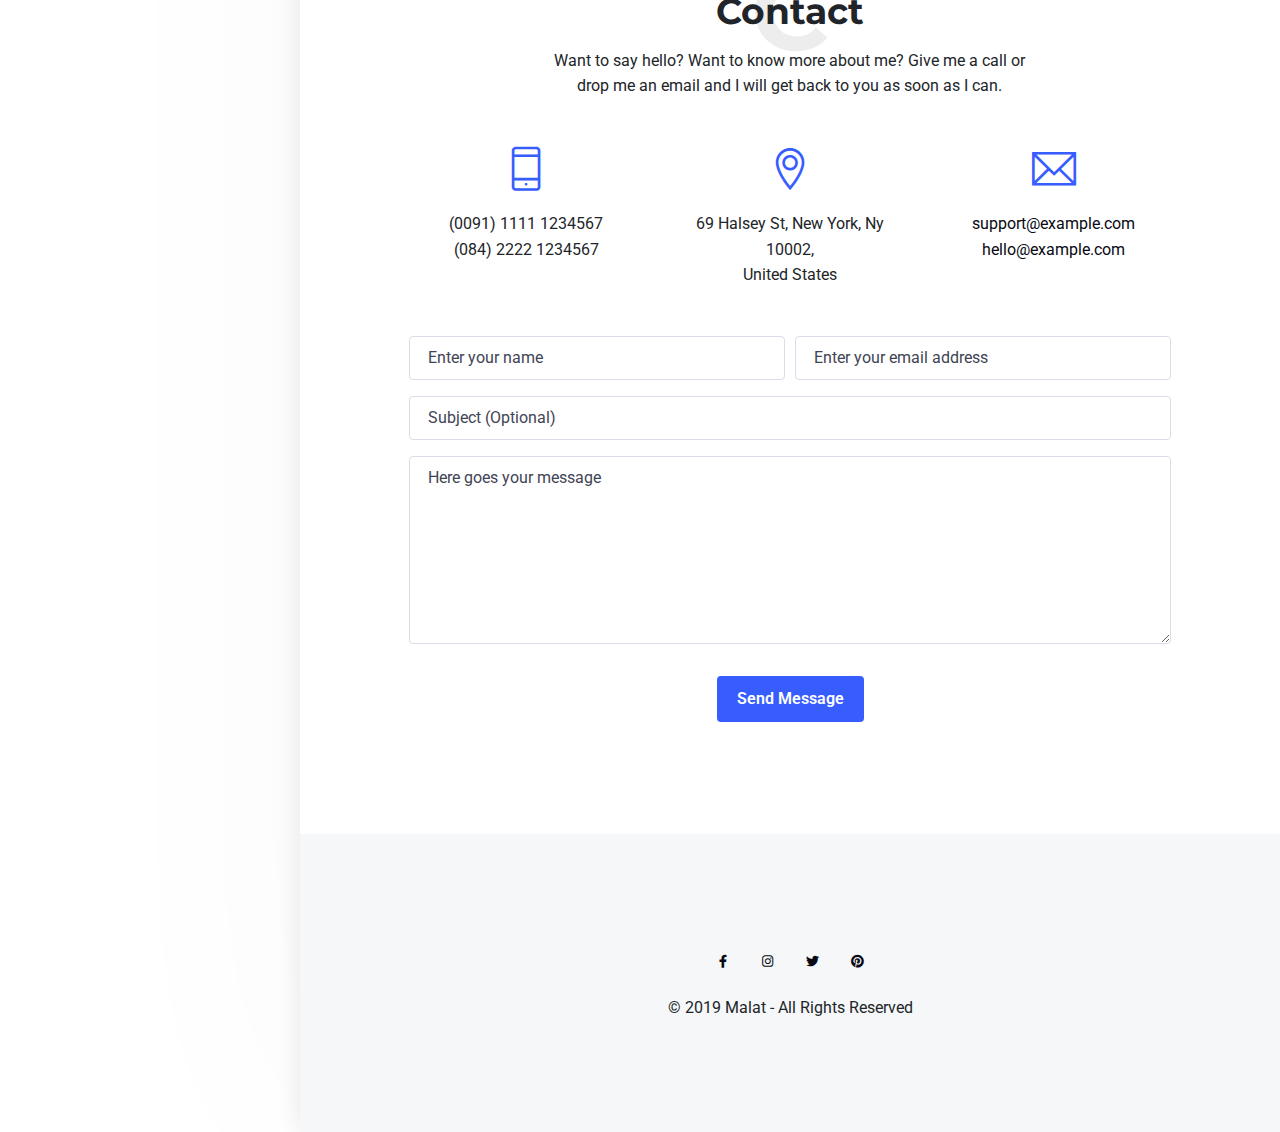
<file: ResumeProject/wwwroot/html/dark-nav-home-1-slideshow-background.html>
﻿<!DOCTYPE html>
<html lang="en">
	<head>

		<!-- Title -->
		<title>Home 1 | Malat - Responsive Personal / Portfolio / Resume Template</title>

		<!-- Required Meta Tags -->
		<meta charset="utf-8">
		<meta name="viewport" content="width=device-width, initial-scale=1, shrink-to-fit=no">
		<meta name="description" content="Personal Portfolio HTML Template based on Bootstrap by Erilisdesign">
		<meta name="author" content="Erilisdesign.com">

		<!-- Base CSS -->
		<link rel="stylesheet" href="assets/vendor/bootstrap/dist/css/bootstrap.min.css">
		<link rel="stylesheet" href="assets/css/style.css">
		<link rel="stylesheet" href="assets/css/utilities.css">

		<link rel="stylesheet" href="assets/css/custom.css">

		<!-- Libs CSS -->
		<link rel="stylesheet" href="assets/vendor/slick/slick.min.css" type="text/css">
		<link rel="stylesheet" href="assets/vendor/vegas/vegas.min.css" type="text/css">
		<link rel="stylesheet" href="assets/vendor/featherlight/featherlight.min.css" type="text/css">
		<link rel="stylesheet" href="assets/vendor/featherlight/featherlight.gallery.min.css" type="text/css">
		<link rel="stylesheet" href="assets/vendor/fontawesome/css/all.min.css" type="text/css">
		<link rel="stylesheet" href="assets/vendor/themify-icons/css/themify-icons.css" type="text/css">

		<!-- Fonts -->
		<link href="https://fonts.googleapis.com/css2?family=Montserrat:wght@300;400;500;600;700&family=Roboto:wght@300;400;500;700&display=swap" rel="stylesheet">

	</head>
	<body class="slideshow-background">

		<div id="preloader" class="preloader">
			<div class="loader-status">
				<div class="spinner"></div>
			</div>
		</div>

		<div class="site-container">

			<div id="top"></div>

			<!-- Mobile logo -->
			<a href="#" class="mobile-logo mobile-logo-light bg-dark">
				<span>Amanda Malat</span>
			</a>

			<!-- Navigation toggle -->
			<button type="button" id="navigation-toggle" class="nav-toggle nav-toggle-light bg-dark">
				<span></span>
			</button>

			<!-- Site header -->
			<header class="site-header site-header-light bg-dark">
				<div class="header-inner">
					<div class="header-brand">
						<!-- Logo -->
						<a href="#" class="logo">
							<span>Amanda Malat</span>
							<span class="title-letter text-white opacity-10">A</span>
						</a>
					</div>
					<div class="nav-divider mb-8"></div>
					<nav class="site-nav">
						<ul id="navigation">
							<li>
								<a href="#home" class="scrollto">Home</a>
							</li>
							<li>
								<a href="#about" class="scrollto">About</a>
							</li>
							<li>
								<a href="#services" class="scrollto">Services</a>
							</li>
							<li>
								<a href="#portfolio" class="scrollto">Portfolio</a>
							</li>
							<li>
								<a href="#news" class="scrollto">News</a>
							</li>
							<li>
								<a href="#contact" class="scrollto">Contact</a>
							</li>
						</ul>
					</nav>
					<div class="nav-divider my-8"></div>
					<nav>
						<ul class="list-inline text-center">
							<li class="list-inline-item">
								<a class="btn btn-sm btn-icon btn-outline-white border-0 rounded-circle" href="#">
									<span class="btn-icon-inner fab fa-facebook-f"></span>
								</a>
							</li>
							<li class="list-inline-item">
								<a class="btn btn-sm btn-icon btn-outline-white border-0 rounded-circle" href="#">
									<span class="btn-icon-inner fab fa-instagram"></span>
								</a>
							</li>
							<li class="list-inline-item">
								<a class="btn btn-sm btn-icon btn-outline-white border-0 rounded-circle" href="#">
									<span class="btn-icon-inner fab fa-twitter"></span>
								</a>
							</li>
							<li class="list-inline-item">
								<a class="btn btn-sm btn-icon btn-outline-white border-0 rounded-circle" href="#">
									<span class="btn-icon-inner fab fa-pinterest"></span>
								</a>
							</li>
						</ul>
					</nav>
				</div>
			</header>

			<!-- Header overlay -->
			<div class="header-overlay">
				<div class="overlay-inner bg-dark opacity-80"></div>
			</div>

			<!-- Back to top button -->
			<button type="button" id="backtotop" class="btn btn-primary btn-icon">
				<span class="btn-icon-inner fas fa-angle-up"></span>
			</button>

			<!-- Page wrapper -->
			<div class="page-wrapper">
				<div id="page-cover" class="page-cover">
					<div class="page-cover-wrapper-fixed">
						<div class="page-cover-bg">
							<div class="overlay-inner bg-dark opacity-55"></div>
						</div>
						<div class="page-cover-wrap">

							<section id="home" class="d-flex min-vh-100">
								<div class="container align-self-center text-white text-center">
									<div class="avatar avatar-xxl mb-6">
										<div class="avatar-shape avatar-shape-rounded bg-white mt-n2 mb-n2 mr-n2"></div>
										<img src="demo/images/avatar_small.jpg" alt="" class="avatar-img rounded-circle shadow-light">
									</div>
									<h1 class="mb-2 mb-lg-3">Amanda Malat</h1>
									<p class="lead mb-0">UI/UX Designer</p>
									<span class="cover-letter letter-xl text-white opacity-10">A</span>
								</div>
							</section>

						</div>
					</div>
				</div><!--end .page-cover -->

				<div class="page-content">

					<section id="about">
						<div class="container">
							<div class="section-title h2 text-center mb-8">
								<h2 class="mb-0">About Me</h2>
								<span class="title-letter">A</span>
							</div>
							<div class="row">
								<div class="col-md-6 col-lg-4 d-none d-lg-block">
									<img class="img-fluid w-100 rounded" src="demo/images/avatar.jpg" alt="">
								</div>
								<div class="col-lg-8">
									<h3>Amanda Malat</h3>
									<p class="lead">UI/UX Designer</p>
									<p class="mb-5">I’m Amanda Malat a marketing specialist with over five years work experience. Donec sed fringilla lectus, non vulputate orci. Integer id libero euismod, interdum ligula vel, porttitor magna. Sed euismod maximus finibus. Pellentesque tempus ultricies nisi at cursus. Nulla at nisi tellus. Suspendisse potenti.</p>
									<div class="row mb-8">
										<div class="col-md-6 mb-5 mb-md-0">
											<h4 class="mb-4">Education</h4>
											<p class="h5">MA Online Marketing</p>
											<p>New York University, 2000 - 2003</p>
											<p class="h5">BA Business & Marketing</p>
											<p>Silver Oak College, 1998 - 2000</p>
										</div>

										<div class="col-md-6">
											<h4 class="mb-4">Awards</h4>
											<p class="h5">Best Product Launch</p>
											<p>FGA Marketing Awards, 2015</p>
											<p class="h5">Highly Commended</p>
											<p>Women in Business, 2010</p>
										</div>
									</div>
									<a href="#" class="btn btn-primary">Download CV</a>
									<a href="#contact" class="btn btn-light scrollto">Send Message</a>
								</div>
							</div>
						</div>
					</section>

					<section id="skills" class="bg-light">
						<div class="container">
							<div class="row mb-8">
								<div class="col-lg-10 col-xl-8 mx-lg-auto text-center">
									<div class="section-title h2 mb-3">
										<h2 class="mb-0">Skills</h2>
										<span class="title-letter">S</span>
									</div>
									<p>Fusce massa dolor, mattis sed ultrices ut, placerat ut leo. Donec sed fringilla lectus, non vulputate orci. Integer id libero euismod, interdum ligula vel, porttitor magna. Sed euismod maximus finibus.</p>
								</div>
							</div>
							<div class="row">
								<div class="col-md-6 mb-4 mb-md-0">
									<p class="h6 mb-1">Social Media</p>
									<div class="progress mb-6 rounded-0" style="height:5px">
										<div class="progress-bar" role="progressbar" style="width: 85%" aria-valuenow="85" aria-valuemin="0" aria-valuemax="100"></div>
									</div>
									<p class="h6 mb-1">Project Management</p>
									<div class="progress rounded-0" style="height:5px">
										<div class="progress-bar" role="progressbar" style="width: 75%" aria-valuenow="75" aria-valuemin="0" aria-valuemax="100"></div>
									</div>
								</div>
								<div class="col-md-6">
									<p class="h6 mb-1">Analytical Knowledge</p>
									<div class="progress mb-6 rounded-0" style="height:5px">
										<div class="progress-bar" role="progressbar" style="width: 75%" aria-valuenow="75" aria-valuemin="0" aria-valuemax="100"></div>
									</div>
									<p class="h6 mb-1">Creativity & Expression</p>
									<div class="progress rounded-0" style="height:5px">
										<div class="progress-bar" role="progressbar" style="width: 85%" aria-valuenow="85" aria-valuemin="0" aria-valuemax="100"></div>
									</div>
								</div>
							</div>
						</div>
					</section>

					<section id="experience" class="pb-0">
						<div class="container">
							<div class="section-title h2 text-center mb-8">
								<h2 class="mb-0">Experience</h2>
								<span class="title-letter">E</span>
							</div>

							<div class="row">
								<div class="col-lg-4 mb-1 mb-lg-0">
									<p class="h5 mb-0">Marketing Manager</p>
									<p class="opacity-75">West House Productions, 2015 - 2020</p>
								</div>
								<div class="col-lg-8">
									<p>Brief description of the position and the responsibilities you had in this post. Fusce massa dolor, mattis sed ultrices ut, placerat ut leo. Donec sed fringilla lectus, non vulputate orci. Integer id libero euismod, interdum ligula vel, porttitor magna. Sed euismod maximus finibus. Pellentesque tempus ultricies nisi at cursus. Nulla at nisi tellus. Suspendisse potenti.</p>
								</div>
							</div>

							<hr/>

							<div class="row">
								<div class="col-lg-4 mb-1 mb-lg-0">
									<p class="h5 mb-0">Marketing Consultant</p>
									<p class="opacity-75">Jump High Marketing, 2012 - 2015</p>
								</div>
								<div class="col-lg-8">
									<p>Brief description of the position and the responsibilities you had in this post. Fusce massa dolor, mattis sed ultrices ut, placerat ut leo. Donec sed fringilla lectus, non vulputate orci. Integer id libero euismod, interdum ligula vel, porttitor magna. Sed euismod maximus finibus. Pellentesque tempus ultricies nisi at cursus. Nulla at nisi tellus. Suspendisse potenti.</p>
								</div>
							</div>

							<hr/>

							<div class="row">
								<div class="col-lg-4 mb-1 mb-lg-0">
									<p class="h5 mb-0">Product Manager</p>
									<p class="opacity-75">Trident Prototyping Studios, 2007 - 2011</p>
								</div>
								<div class="col-lg-8">
									<p>Brief description of the position and the responsibilities you had in this post. Fusce massa dolor, mattis sed ultrices ut, placerat ut leo. Donec sed fringilla lectus, non vulputate orci. Integer id libero euismod, interdum ligula vel, porttitor magna. Sed euismod maximus finibus. Pellentesque tempus ultricies nisi at cursus. Nulla at nisi tellus. Suspendisse potenti.</p>
								</div>
							</div>
						</div>
					</section>

					<section id="services" class="pb-0">
						<div class="container">
							<div class="row mb-8">
								<div class="col-lg-10 col-xl-8 mx-lg-auto text-center">
									<div class="section-title h2 mb-3">
										<h2 class="mb-0">Services</h2>
										<span class="title-letter">S</span>
									</div>
									<p>Fusce massa dolor, mattis sed ultrices ut, placerat ut leo. Donec sed fringilla lectus, non vulputate orci. Integer id libero euismod, interdum ligula vel, porttitor magna. Sed euismod maximus finibus.</p>
								</div>
							</div>
							<div class="row my-n2 mx-sm-n2">
								<div class="col-md-6 col-xl-4 py-2 px-md-2">
									<div class="feature-block feature-boxed feature-decorated">
										<div class="feature-icon text-primary mb-3">
											<div>
												<i class="ti-timer"></i>
											</div>
										</div>
										<h3 class="h4 mb-2">Launch Quickly</h3>
										<p>Quisque ultrices non velit sit amet consectetur. Cras turpis dolor, facilisis a nibh non, ullamcorper facilisis mauris. Nulla rutrum arcu sed ligula malesuada, quis condimentum eros sollicitudin.</p>
									</div>
								</div>

								<div class="col-md-6 col-xl-4 py-2 px-md-2">
									<div class="feature-block feature-boxed feature-decorated">
										<div class="feature-icon text-primary mb-3">
											<div>
												<i class="ti-brush-alt"></i>
											</div>
										</div>
										<h3 class="h4 mb-2">Stylish Design</h3>
										<p>Quisque ultrices non velit sit amet consectetur. Cras turpis dolor, facilisis a nibh non, ullamcorper facilisis mauris. Nulla rutrum arcu sed ligula malesuada, quis condimentum eros sollicitudin.</p>
									</div>
								</div>

								<div class="col-md-6 col-xl-4 py-2 px-md-2">
									<div class="feature-block feature-boxed feature-decorated">
										<div class="feature-icon text-primary mb-3">
											<div>
												<i class="ti-book"></i>
											</div>
										</div>
										<h3 class="h4 mb-2">Well Documented</h3>
										<p>Quisque ultrices non velit sit amet consectetur. Cras turpis dolor, facilisis a nibh non, ullamcorper facilisis mauris. Nulla rutrum arcu sed ligula malesuada, quis condimentum eros sollicitudin.</p>
									</div>
								</div>

								<div class="col-md-6 col-xl-4 py-2 px-md-2">
									<div class="feature-block feature-boxed feature-decorated">
										<div class="feature-icon text-primary mb-3">
											<div>
												<i class="ti-layers"></i>
											</div>
										</div>
										<h3 class="h4 mb-2">Multiple Styles</h3>
										<p>Quisque ultrices non velit sit amet consectetur. Cras turpis dolor, facilisis a nibh non, ullamcorper facilisis mauris. Nulla rutrum arcu sed ligula malesuada, quis condimentum eros sollicitudin.</p>
									</div>
								</div>

								<div class="col-md-6 col-xl-4 py-2 px-md-2">
									<div class="feature-block feature-boxed feature-decorated">
										<div class="feature-icon text-primary mb-3">
											<div>
												<i class="ti-settings"></i>
											</div>
										</div>
										<h3 class="h4 mb-2">Fully Customizable</h3>
										<p>Quisque ultrices non velit sit amet consectetur. Cras turpis dolor, facilisis a nibh non, ullamcorper facilisis mauris. Nulla rutrum arcu sed ligula malesuada, quis condimentum eros sollicitudin.</p>
									</div>
								</div>

								<div class="col-md-6 col-xl-4 py-2 px-md-2">
									<div class="feature-block feature-boxed feature-decorated">
										<div class="feature-icon text-primary mb-3">
											<div>
												<i class="ti-headphone-alt"></i>
											</div>
										</div>
										<h3 class="h4 mb-2">Friendly Support</h3>
										<p>Quisque ultrices non velit sit amet consectetur. Cras turpis dolor, facilisis a nibh non, ullamcorper facilisis mauris. Nulla rutrum arcu sed ligula malesuada, quis condimentum eros sollicitudin.</p>
									</div>
								</div>
							</div>
						</div>
					</section>

					<section id="portfolio">
						<div class="container">
							<div class="row mb-8">
								<div class="col-lg-10 col-xl-8 mx-lg-auto text-center">
									<div class="section-title h2 mb-3">
										<h2 class="mb-0">Portfolio</h2>
										<span class="title-letter">P</span>
									</div>
									<nav class="portfolio-filter isotope-filter">
										<ul class="justify-content-center">
											<li><a href="#" class="active" data-filter="*">All</a></li>
											<li><a href="#" data-filter=".web">Web</a></li>
											<li><a href="#" data-filter=".brand">Brand</a></li>
											<li><a href="#" data-filter=".design">Design</a></li>
										</ul>
									</nav>
								</div>
							</div>
						</div>
						<div class="container">
							<div class="portfolio-container isotope-container row my-n2 mx-sm-n2">
								<div class="isotope-item col-sm-6 col-lg-4 py-2 px-sm-2 web">
									<div class="portfolio-item details-inside">
										<a href="portfolio-single-1.html">
											<div class="item-media">
												<img src="demo/images/portfolio/project-1.jpg" alt="">
											</div>
											<div class="item-overlay bg-dark"></div>
											<div class="item-details">
												<h4 class="h5">Love</h4>
												<p class="font-italic">Web</p>
											</div>
										</a>
									</div>
								</div>

								<div class="isotope-item col-sm-6 col-lg-4 py-2 px-sm-2 brand">
									<div class="portfolio-item details-inside">
										<a href="portfolio-single-2.html">
											<div class="item-media">
												<img src="demo/images/portfolio/project-2.jpg" alt="">
											</div>
											<div class="item-overlay bg-dark"></div>
											<div class="item-details">
												<h4 class="h5">Beautiful Girl - Gallery</h4>
												<p class="font-italic">Brand</p>
											</div>
										</a>
									</div>
								</div>

								<div class="isotope-item col-sm-6 col-lg-4 py-2 px-sm-2 web">
									<div class="portfolio-item details-inside">
										<a href="portfolio-single-3.html">
											<div class="item-media">
												<img src="demo/images/portfolio/project-3.jpg" alt="">
											</div>
											<div class="item-overlay bg-dark"></div>
											<div class="item-details text-white">
												<h4 class="h5">Future City - Youtube Iframe</h4>
												<p class="font-italic">Web</p>
											</div>
										</a>
									</div>
								</div>

								<div class="isotope-item col-sm-6 col-lg-4 py-2 px-sm-2 design">
									<div class="portfolio-item details-inside">
										<a href="portfolio-single-2.html">
											<div class="item-media">
												<img src="demo/images/portfolio/project-4.jpg" alt="">
											</div>
											<div class="item-overlay bg-dark"></div>
											<div class="item-details text-white">
												<h4 class="h5">Golden Gate Bridge</h4>
												<p class="font-italic">Design</p>
											</div>
										</a>
									</div>
								</div>

								<div class="isotope-item col-sm-6 col-lg-4 py-2 px-sm-2 web">
									<div class="portfolio-item details-inside">
										<a href="portfolio-single-1.html">
											<div class="item-media">
												<img src="demo/images/portfolio/project-9.jpg" alt="">
												</div>
											<div class="item-overlay bg-dark"></div>
											<div class="item-details text-white">
												<h4 class="h5">Beach</h4>
												<p class="font-italic">Web</p>
											</div>
										</a>
									</div>
								</div>

								<div class="isotope-item col-sm-6 col-lg-4 py-2 px-sm-2 web">
									<div class="portfolio-item details-inside">
										<a href="portfolio-single-3.html">
											<div class="item-media">
												<img src="demo/images/portfolio/project-6.jpg" alt="">
											</div>
											<div class="item-overlay bg-dark"></div>
											<div class="item-details text-white">
												<h4 class="h5">Mountains</h4>
												<p class="font-italic">Web</p>
											</div>
										</a>
									</div>
								</div>

								<div class="isotope-item col-sm-6 col-lg-4 py-2 px-sm-2 web">
									<div class="portfolio-item details-inside">
										<a href="portfolio-single-1.html">
											<div class="item-media">
												<img src="demo/images/portfolio/project-10.jpg" alt="">
											</div>
											<div class="item-overlay bg-dark"></div>
											<div class="item-details text-white">
												<h4 class="h5">Adventure</h4>
												<p class="font-italic">Web</p>
											</div>
										</a>
									</div>
								</div>

								<div class="isotope-item col-sm-6 col-lg-4 py-2 px-sm-2 web">
									<div class="portfolio-item details-inside">
										<a href="portfolio-single-2.html">
											<div class="item-media">
												<img src="demo/images/portfolio/project-11.jpg" alt="">
											</div>
											<div class="item-overlay bg-dark"></div>
											<div class="item-details text-white">
												<h4 class="h5">Waterfall</h4>
												<p class="font-italic">Web</p>
											</div>
										</a>
									</div>
								</div>

								<div class="isotope-item col-sm-6 col-lg-4 py-2 px-sm-2 web">
									<div class="portfolio-item details-inside">
										<a href="portfolio-single-1.html">
											<div class="item-media">
												<img src="demo/images/portfolio/project-5.jpg" alt="">
											</div>
											<div class="item-overlay bg-dark"></div>
											<div class="item-details text-white">
												<h4 class="h5">Sea</h4>
												<p class="font-italic">Web</p>
											</div>
										</a>
									</div>
								</div>
							</div><!-- .portfolio-container end -->
						</div>
					</section>

					<section>
						<div class="overlay">
							<div class="overlay-inner bg-image-holder bg-cover bg-center">
								<img src="demo/images/image-5.jpg" alt="background">
							</div>
							<div class="overlay-inner bg-dark opacity-70"></div>
						</div>
						<div class="container">
							<div class="row">
								<div class="col-lg-11 col-xl-10 mx-lg-auto text-center text-white">
									<div class="slider dots-light dots-outside" data-slick='{"dots":true,"arrows":false}'>
										<div>
											<div class="icon icon-5x mb-8">
												<i class="fa fa-quote-right"></i>
											</div>
											<blockquote>
												<p class="mb-5">Nulla consequat nulla vitae enim venenatis, vel vulputate mi commodo. Pellentesque consequat at justo quis vulputate. Maecenas elementum metus eu maximus auctor. Morbi ultrices quam rhoncus purus bibendum ornare. Duis aute irure dolor in reprehenderit in voluptate velit esse cillum dolore eu fugiat nulla pariatur. </p>
												<footer class="d-flex justify-content-center align-items-center w-lg-50 mx-auto text-left">
																										<div class="avatar">
														<img src="demo/images/avatar_small.jpg" alt="" class="avatar-img rounded-circle shadow-dark">
													</div>
													<div class="ml-5">
														<h4 class="h6 mb-0">Jessica Nelson</h4>
														<small class="d-block">Director Business Planning, Amazon</small>
													</div>
												</footer>
											</blockquote>
										</div>

										<div>
											<div class="icon icon-5x mb-8">
												<i class="fa fa-quote-right"></i>
											</div>
											<blockquote>
												<p class="mb-5">Ut enim ad minim veniam, quis nostrud exercitation ullamco laboris nisi ut aliquip ex ea commodo consequat. Duis aute irure dolor in reprehenderit in voluptate velit esse cillum dolore eu fugiat nulla pariatur. Excepteur sint occaecat cupidatat non proident, sunt in culpa qui officia deserunt mollit anim id est laborum.</p>
												<footer class="d-flex justify-content-center align-items-center w-lg-50 mx-auto text-left">
																										<div class="avatar">
														<img src="demo/images/avatar_small.jpg" alt="" class="avatar-img rounded-circle shadow-dark">
													</div>
													<div class="ml-5">
														<h4 class="h6 mb-0">Jessica Nelson</h4>
														<small class="d-block">Director Business Planning, Amazon</small>
													</div>
												</footer>
											</blockquote>
										</div>

										<div>
											<div class="icon icon-5x mb-8">
												<i class="fa fa-quote-right"></i>
											</div>
											<blockquote>
												<p class="mb-5">Ut enim ad minim veniam, quis nostrud exercitation ullamco laboris nisi ut aliquip ex ea commodo consequat. Duis aute irure dolor in reprehenderit in voluptate velit esse cillum dolore eu fugiat nulla pariatur. Excepteur sint occaecat cupidatat non proident, sunt in culpa qui officia deserunt mollit anim id est laborum.</p>
												<footer class="d-flex justify-content-center align-items-center w-lg-50 mx-auto text-left">
																										<div class="avatar">
														<img src="demo/images/avatar_small.jpg" alt="" class="avatar-img rounded-circle shadow-dark">
													</div>
													<div class="ml-5">
														<h4 class="h6 mb-0">Jessica Nelson</h4>
														<small class="d-block">Director Business Planning, Amazon</small>
													</div>
												</footer>
											</blockquote>
										</div>
									</div>
								</div>
							</div>
						</div>
					</section>

					<section id="news" class="pb-0">
						<div class="container">
							<div class="section-title h2 text-center mb-8">
								<h2 class="mb-0">Latest News</h2>
								<span class="title-letter">L</span>
							</div>
							<div class="row">
								<div class="col-sm-6 col-md-4 mb-4 mb-md-0">
									<article class="news-block border-0">
										<div class="news-body p-0">
											<div class="mb-4">
												<img class="img-fluid w-100 rounded" src="demo/images/blog/blog-1.jpg" alt="">
											</div>
											<small class="d-block mb-1">May 27, 2019</small>
											<h2 class="h4 mb-1">
												<a href="single-article.html">Building an enduring online audience</a>
											</h2>
											<p>Quisque ultrices non velit sit amet consectetur. Cras turpis dolor, facilisis a nibh non, ullamcorper facilisis mauris. Nulla rutrum arcu.</p>
										</div>
									</article>
								</div>

								<div class="col-sm-6 col-md-4 mb-4 mb-md-0">
									<article class="news-block border-0">
										<div class="news-body p-0">
											<div class="mb-4">
												<img class="img-fluid w-100 rounded" src="demo/images/blog/blog-2.jpg" alt="">
											</div>
											<small class="d-block mb-1">May 20, 2019</small>
											<h2 class="h4 mb-1">
												<a href="single-article.html">Building a site for your small business</a>
											</h2>
											<p>Quisque ultrices non velit sit amet consectetur. Cras turpis dolor, facilisis a nibh non, ullamcorper facilisis mauris. Nulla rutrum arcu.</p>
										</div>
									</article>
								</div>

								<div class="col-sm-6 col-md-4">
									<article class="news-block border-0">
										<div class="news-body p-0">
											<div class="mb-4">
												<img class="img-fluid w-100 rounded" src="demo/images/blog/blog-3.jpg" alt="">
											</div>
											<small class="d-block mb-1">May 13, 2019</small>
											<h2 class="h4 mb-1">
												<a href="single-article.html">A day in the life of a fitness blogger</a>
											</h2>
											<p>Quisque ultrices non velit sit amet consectetur. Cras turpis dolor, facilisis a nibh non, ullamcorper facilisis mauris. Nulla rutrum arcu.</p>
										</div>
									</article>
								</div>
							</div>
						</div>
					</section>

					<section id="contact">
						<div class="container">
							<div class="row">
								<div class="col-lg-10 mx-lg-auto">
									<div class="row mb-8">
										<div class="col-lg-8 mx-lg-auto text-center">
											<div class="section-title h2 mb-3">
												<h2 class="mb-0">Contact</h2>
												<span class="title-letter">C</span>
											</div>
											<p>Want to say hello? Want to know more about me? Give me a call or drop me an email and I will get back to you as soon as I can.</p>
										</div>
									</div>
									<div class="row mb-8">
										<div class="col-md-4 mb-5 mb-md-0">
											<div class="feature-block">
												<div class="feature-icon text-primary mb-4">
													<div class="mx-auto">
														<i class="ti-mobile"></i>
													</div>
												</div>
												<p class="text-center">(0091) 1111 1234567<br/>
												(084) 2222 1234567</p>
											</div>
										</div>

										<div class="col-md-4 mb-5 mb-md-0">
											<div class="feature-block">
												<div class="feature-icon text-primary mb-4">
													<div class="mx-auto">
														<i class="ti-location-pin"></i>
													</div>
												</div>
												<p class="text-center">69 Halsey St, New York, Ny 10002,<br/>
												United States</p>
											</div>
										</div>

										<div class="col-md-4">
											<div class="feature-block">
												<div class="feature-icon text-primary mb-4">
													<div class="mx-auto">
														<i class="ti-email"></i>
													</div>
												</div>
												<p class="text-center"><a href="mailto:support@example.com" class="text-dark">support@example.com</a><br/>
												<a href="mailto:hello@example.com" class="text-dark">hello@example.com</a></p>
											</div>
										</div>
									</div>
									<div class="contact-form">
										<form class="mb-0" id="cf" name="cf" action="include/sendemail.php" method="post" autocomplete="off">
											<div class="form-row">
												<div class="form-process"></div>

												<div class="col-12 col-md-6">
													<div class="form-group error-text-white">
														<input type="text" id="cf-name" name="cf-name" placeholder="Enter your name" class="form-control required">
													</div>
												</div>

												<div class="col-12 col-md-6">
													<div class="form-group error-text-white">
														<input type="email" id="cf-email" name="cf-email" placeholder="Enter your email address" class="form-control required">
													</div>
												</div>

												<div class="col-12">
													<div class="form-group error-text-white">
														<input type="text" id="cf-subject" name="cf-subject" placeholder="Subject (Optional)" class="form-control">
													</div>
												</div>

												<div class="col-12 mb-4">
													<div class="form-group error-text-white">
														<textarea name="cf-message" id="cf-message" placeholder="Here goes your message" class="form-control required" rows="7"></textarea>
													</div>
												</div>

												<div class="col-12 d-none">
													<input type="text" id="cf-botcheck" name="cf-botcheck" value="" class="form-control" />
												</div>

												<div class="col-12 text-center">
													<button class="btn btn-primary" type="submit" id="cf-submit" name="cf-submit">Send Message</button>
												</div>
											</div>
										</form>
										<div class="contact-form-result text-center"></div>
									</div>
								</div>
							</div>
						</div>
					</section>

					<!-- Site footer -->
					<footer class="site-footer bg-light">
						<div class="container">
							<nav class="mb-3">
								<ul class="list-inline text-center">
									<li class="list-inline-item">
										<a class="btn btn-sm btn-icon btn-outline-dark border-0 rounded-circle" href="#">
											<span class="btn-icon-inner fab fa-facebook-f"></span>
										</a>
									</li>
									<li class="list-inline-item">
										<a class="btn btn-sm btn-icon btn-outline-dark border-0 rounded-circle" href="#">
											<span class="btn-icon-inner fab fa-instagram"></span>
										</a>
									</li>
									<li class="list-inline-item">
										<a class="btn btn-sm btn-icon btn-outline-dark border-0 rounded-circle" href="#">
											<span class="btn-icon-inner fab fa-twitter"></span>
										</a>
									</li>
									<li class="list-inline-item">
										<a class="btn btn-sm btn-icon btn-outline-dark border-0 rounded-circle" href="#">
											<span class="btn-icon-inner fab fa-pinterest"></span>
										</a>
									</li>
								</ul>
							</nav>
							<p class="text-center">© 2019 Malat - All Rights Reserved</p>
						</div>
					</footer>

				</div><!--end .page-content -->
			</div><!-- end .page-wrapper -->

		</div>

		<!-- Libs JS -->
		<script src="assets/vendor/jquery/dist/jquery.min.js"></script>
		<script src="assets/vendor/popper.js/dist/popper.min.js"></script>
		<script src="assets/vendor/bootstrap/dist/js/bootstrap.min.js"></script>
		<script src="assets/vendor/jquery.easing/jquery.easing.min.js"></script>
		<script src="assets/vendor/jquery-validation/dist/jquery.validate.min.js"></script>
		<script src="assets/vendor/jquery-form/dist/jquery.form.min.js"></script>
		<script src="assets/vendor/imagesloaded/imagesloaded.pkgd.min.js"></script>
		<script src="assets/vendor/isotope/dist/isotope.pkgd.min.js"></script>
		<script src="assets/vendor/featherlight/jquery.detect_swipe.js"></script>
		<script src="assets/vendor/featherlight/featherlight.min.js"></script>
		<script src="assets/vendor/featherlight/featherlight.gallery.min.js"></script>
		<script src="assets/vendor/slick/slick.min.js"></script>
		<script src="assets/vendor/vegas/vegas.min.js"></script>
		<script src="assets/vendor/typed.js/typed.min.js"></script>
		<script src="assets/vendor/granim.js/dist/granim.min.js"></script>

		<!-- Theme JS -->
		<script src="assets/js/main.js"></script>

	</body>
</html>
</file>
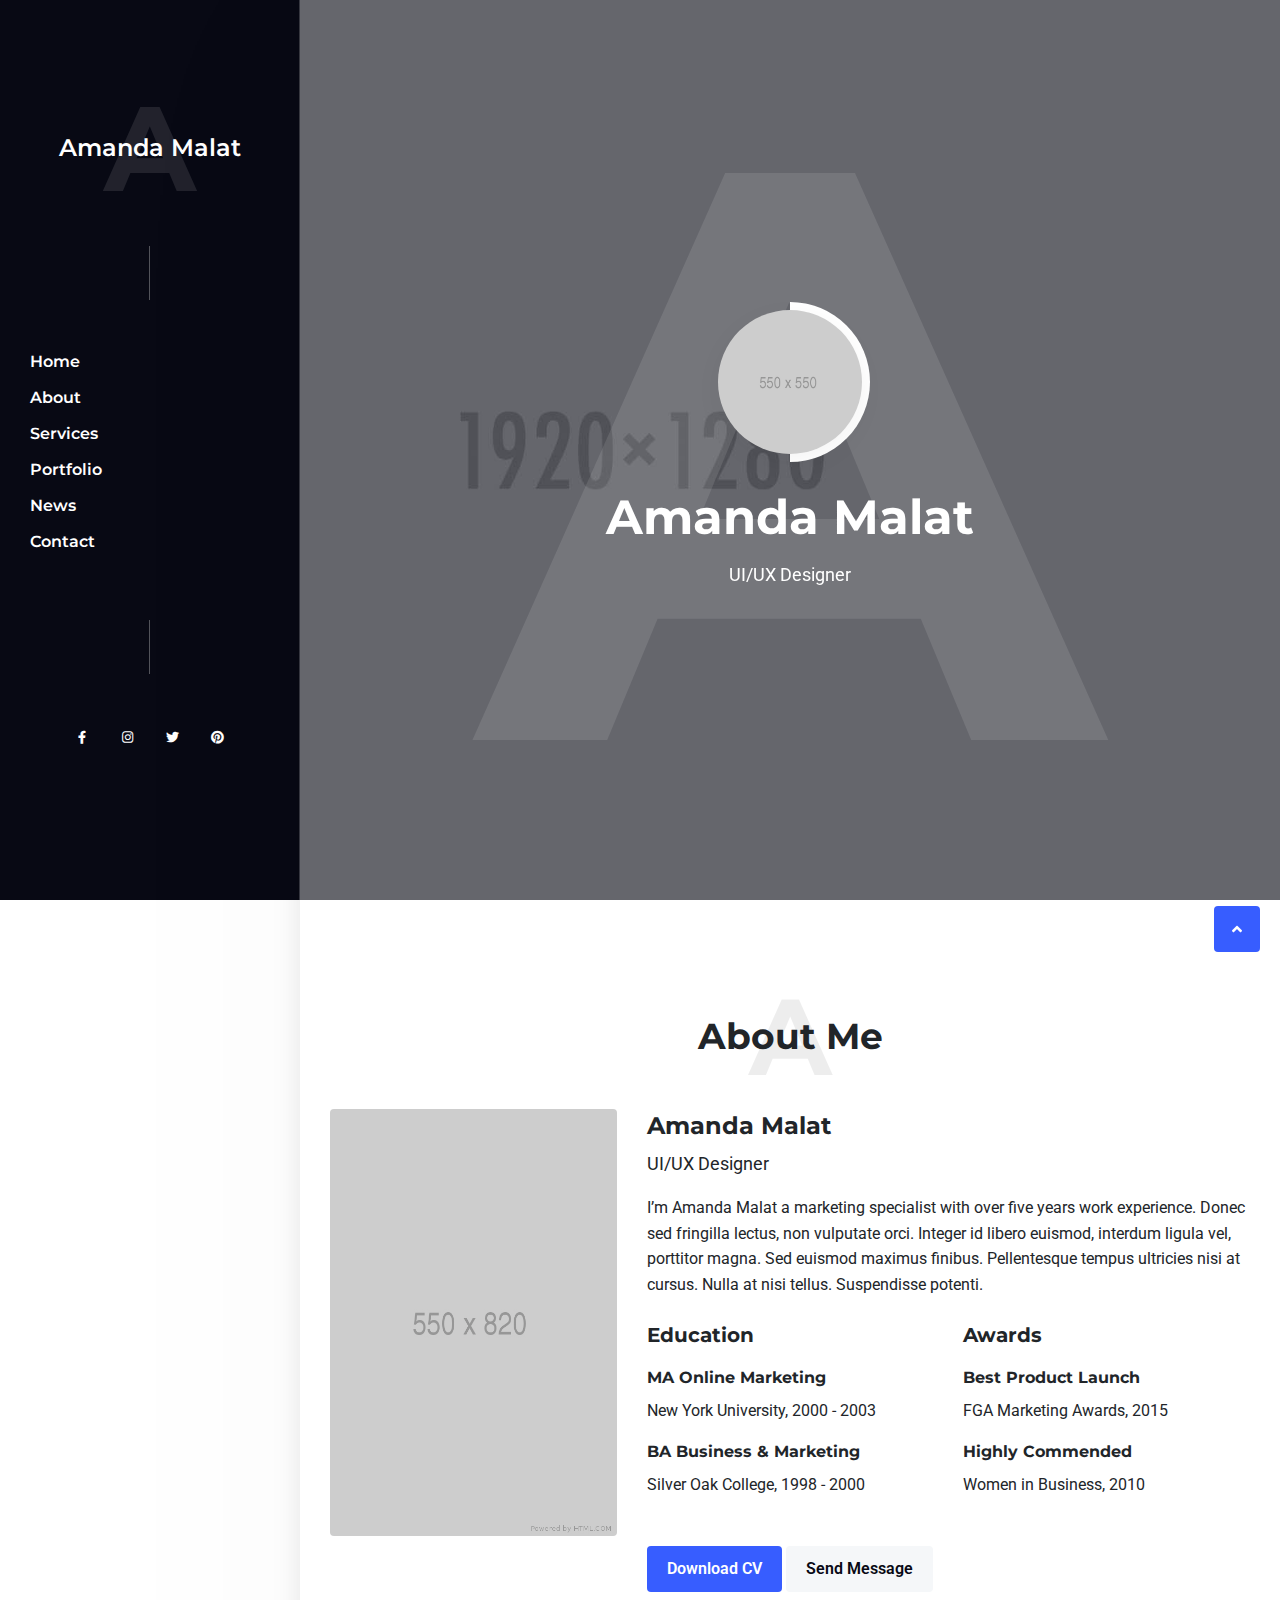
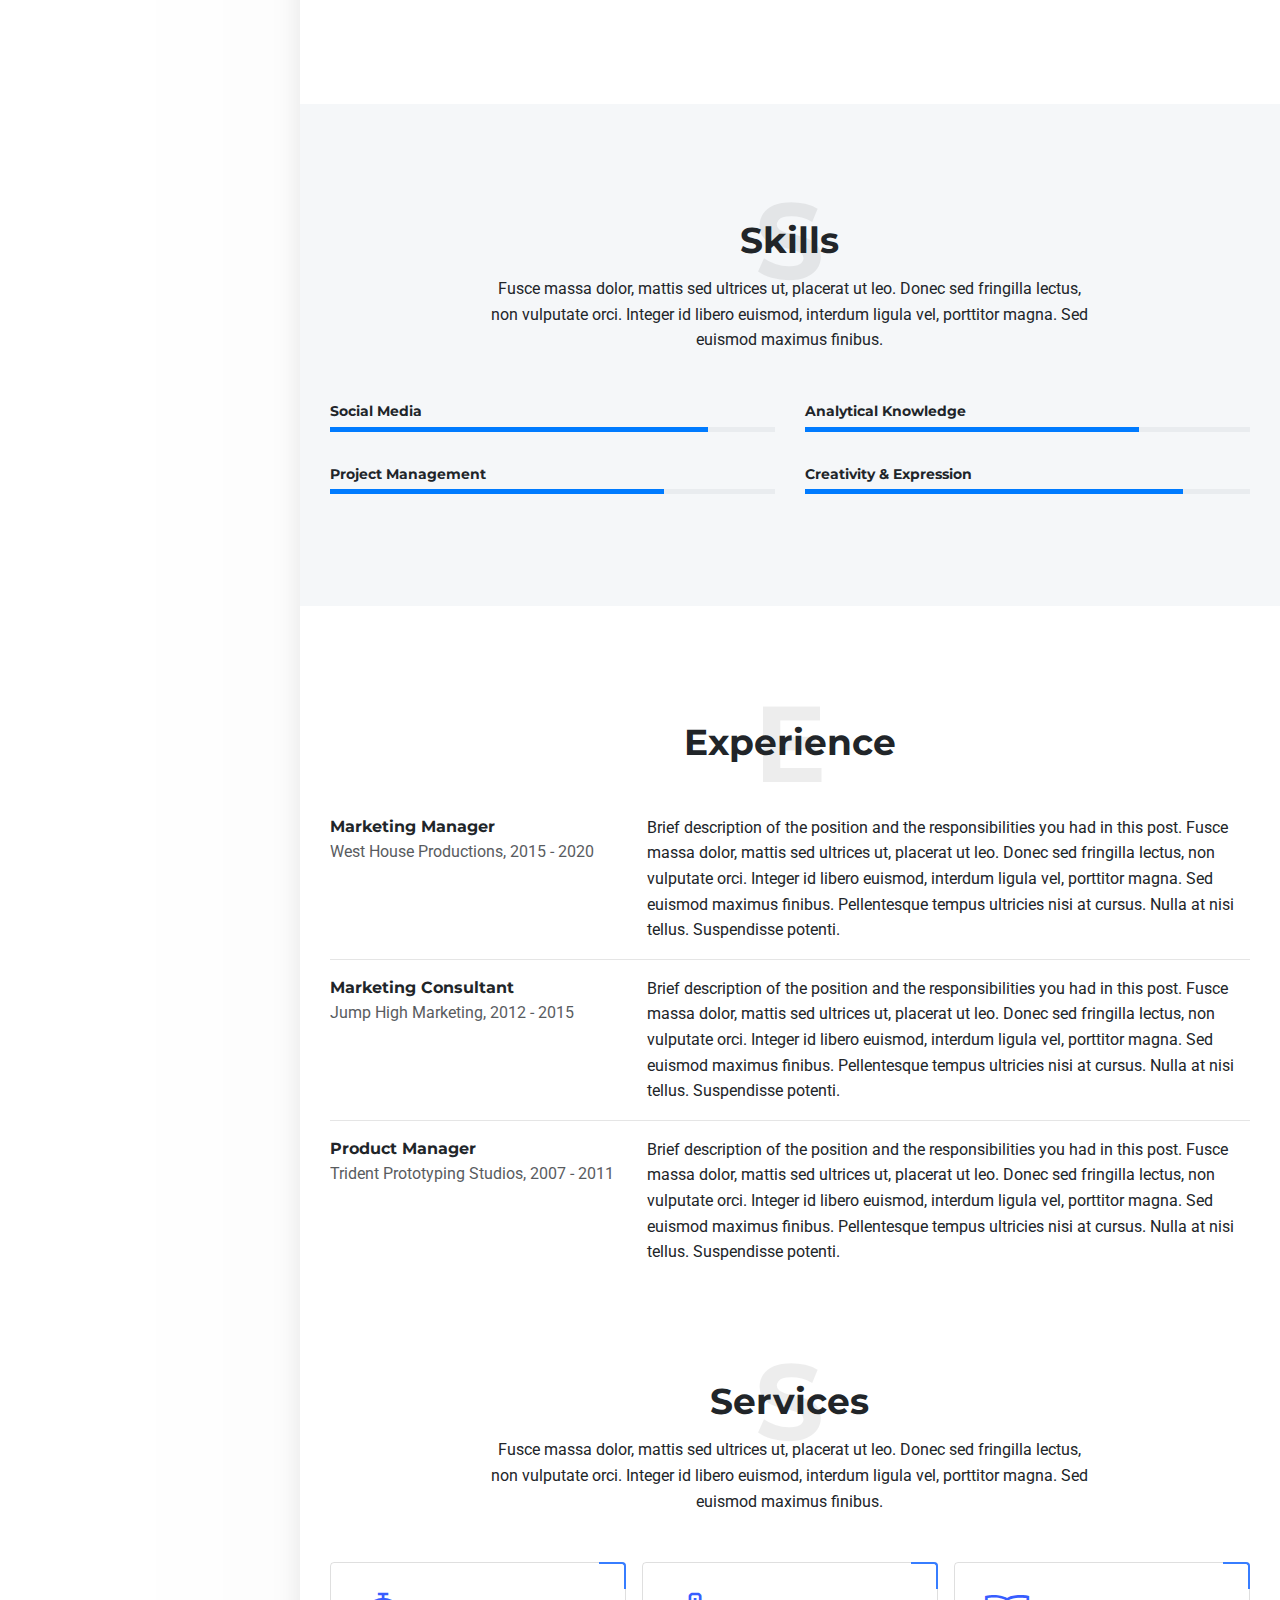
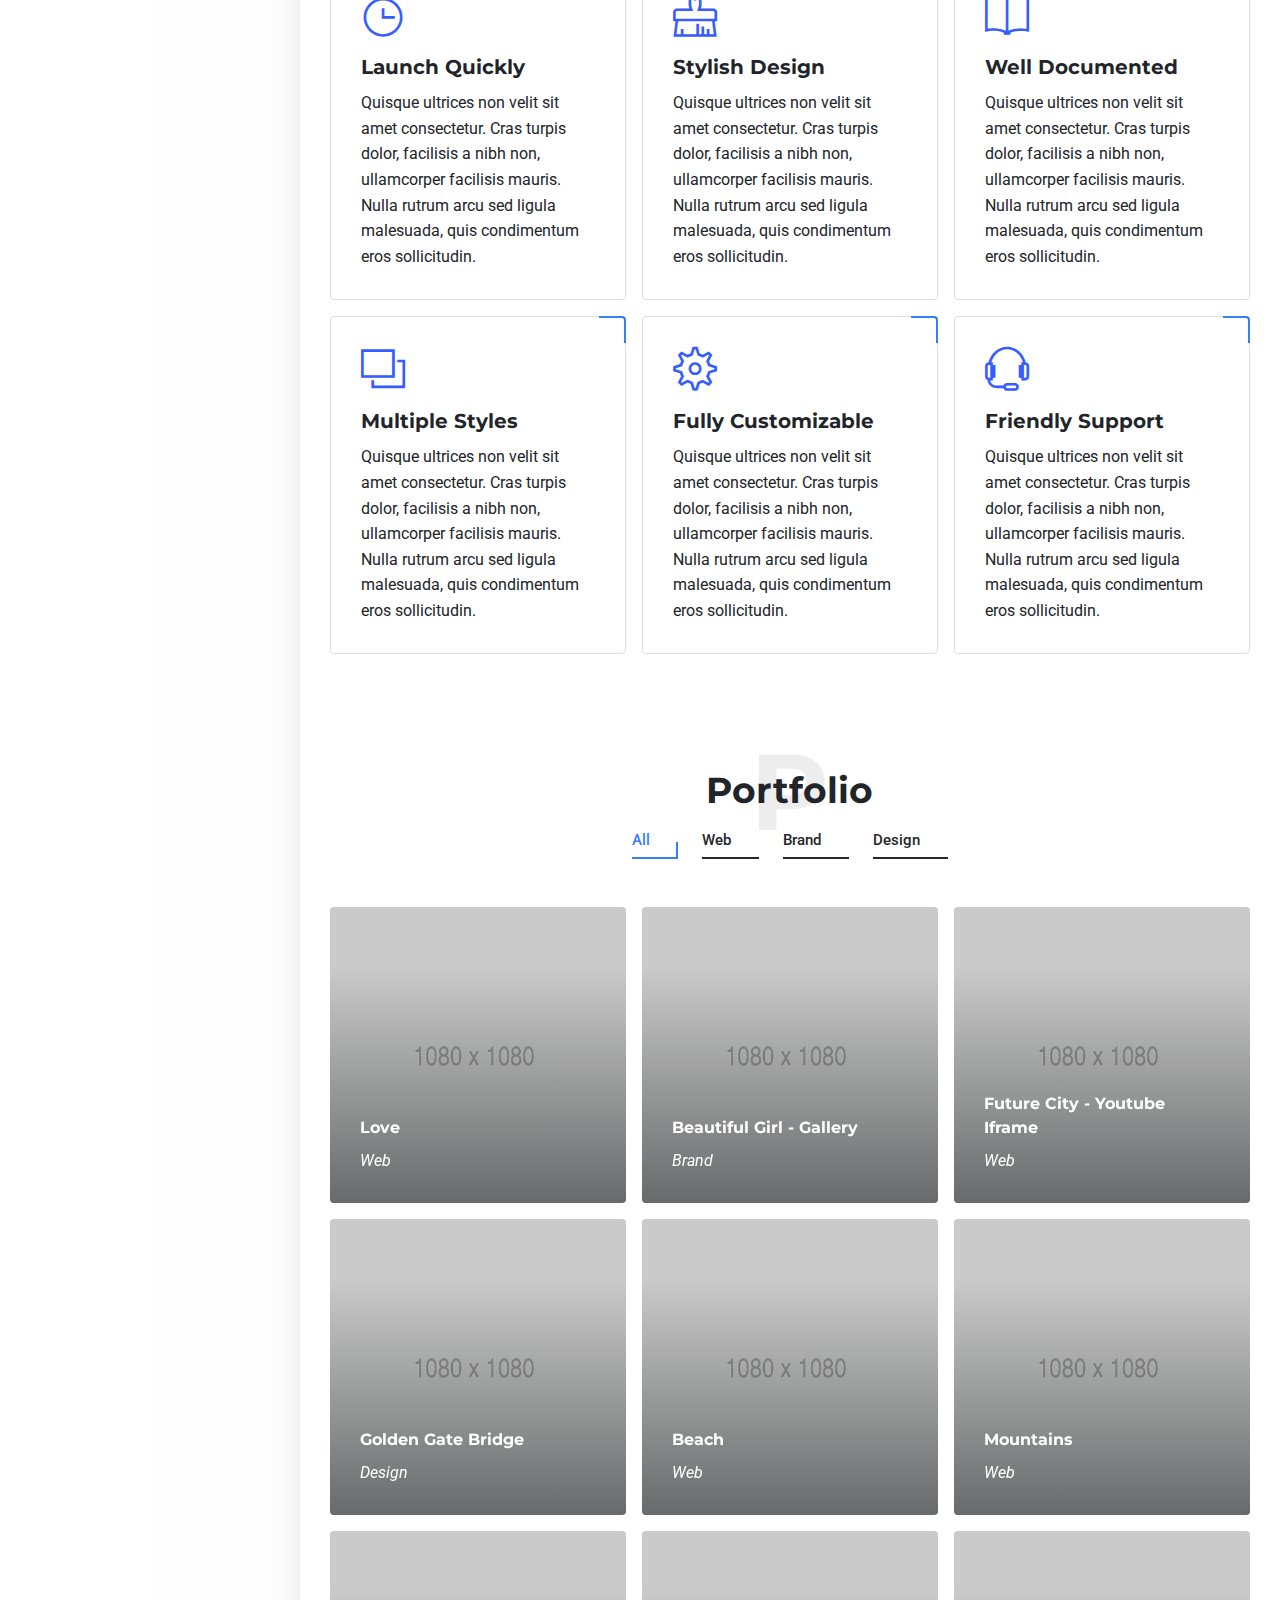
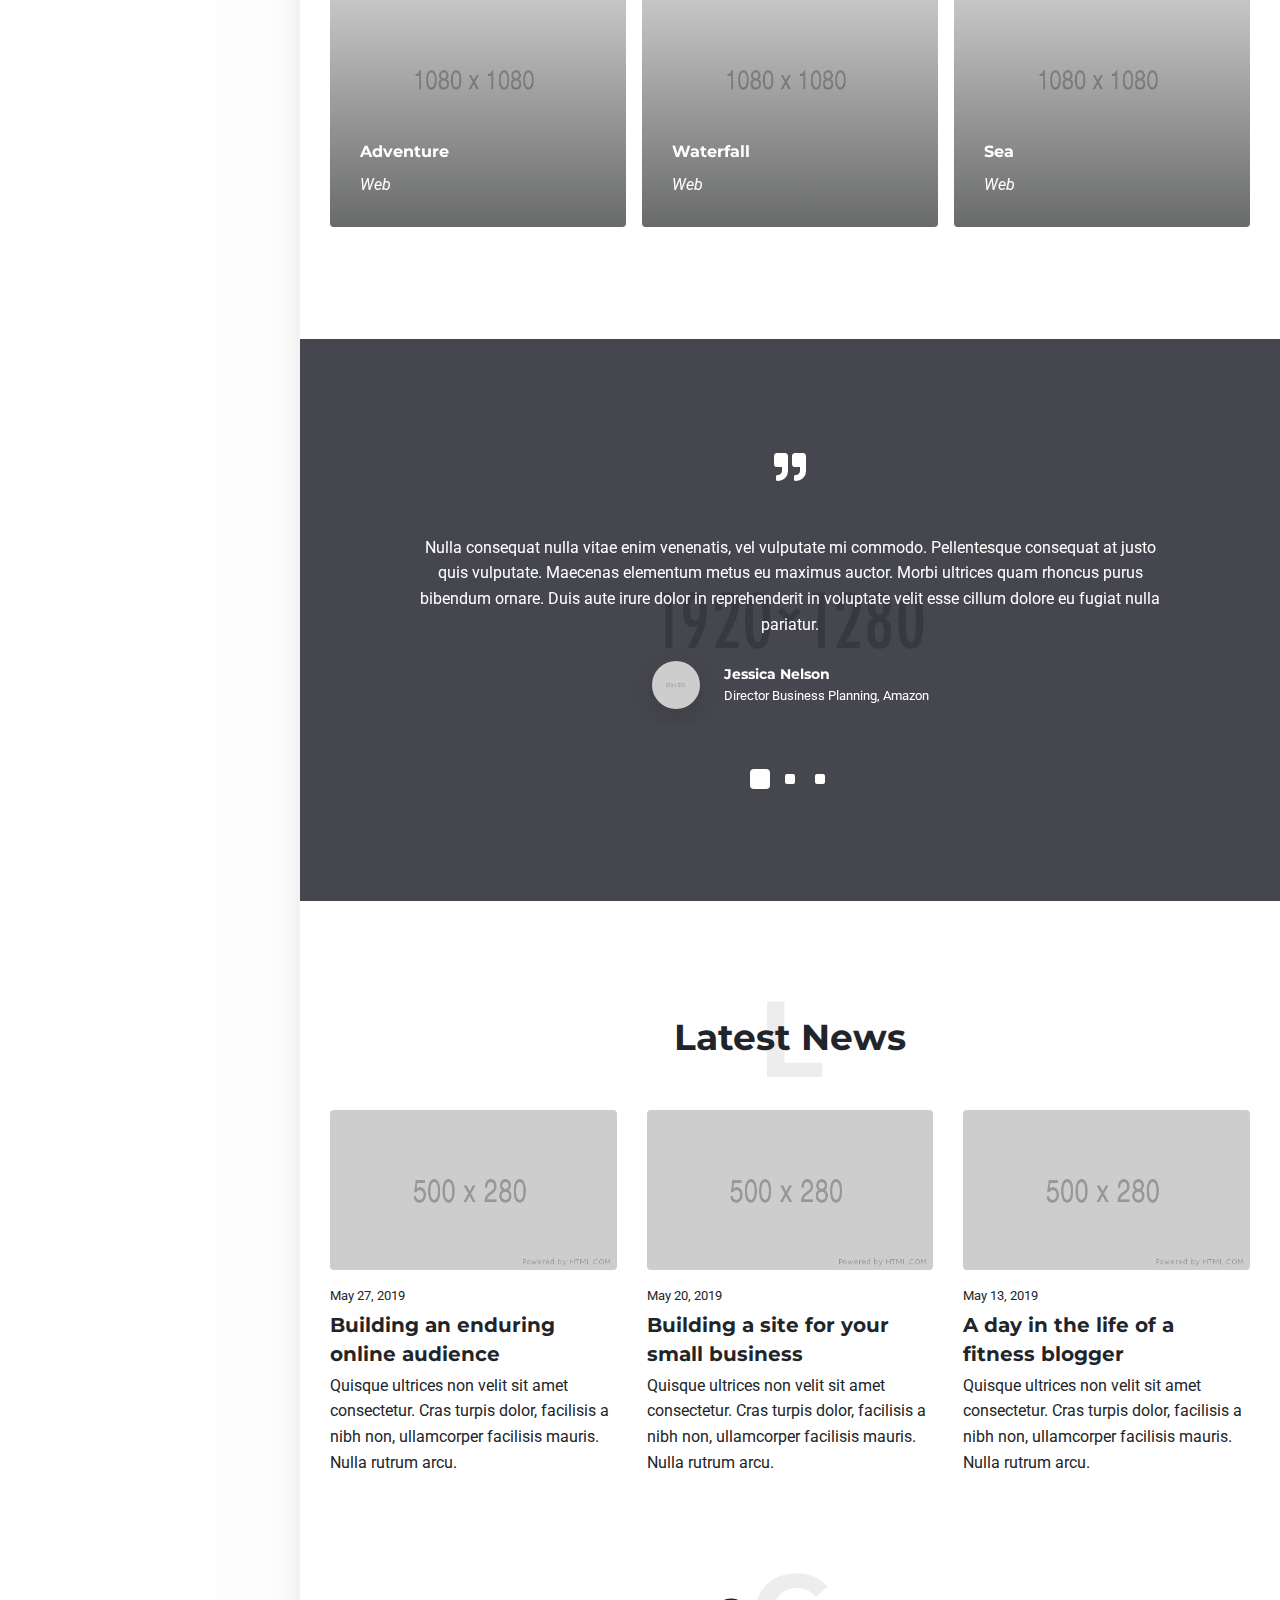
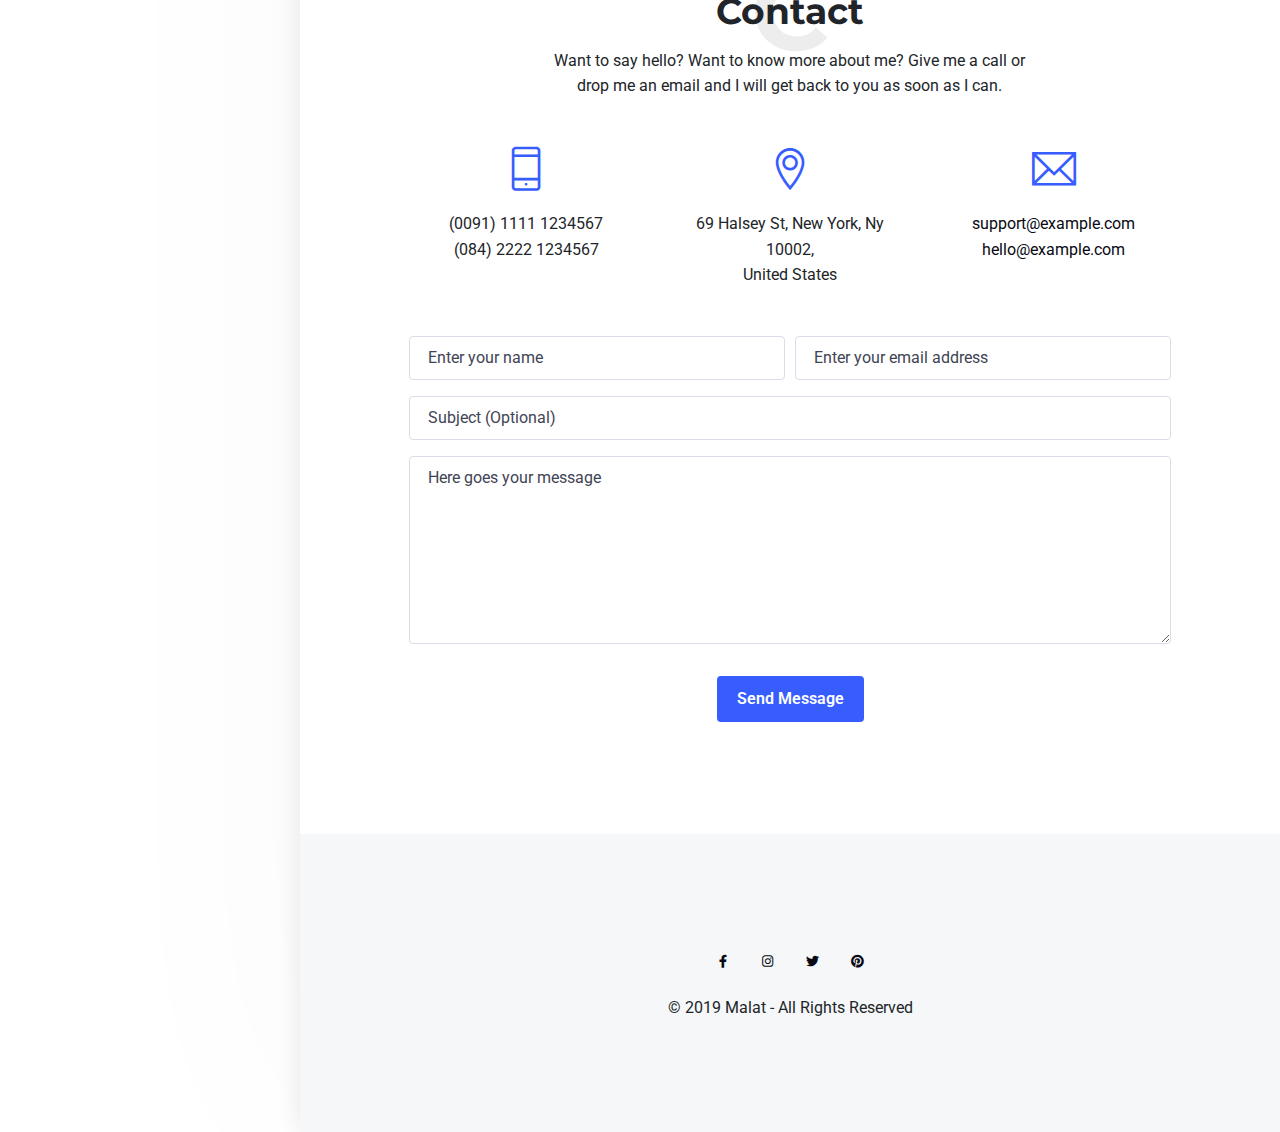
<file: ResumeProject/wwwroot/html/dark-nav-home-1-slideshow-zoom-background.html>
﻿<!DOCTYPE html>
<html lang="en">
	<head>

		<!-- Title -->
		<title>Home 1 | Malat - Responsive Personal / Portfolio / Resume Template</title>

		<!-- Required Meta Tags -->
		<meta charset="utf-8">
		<meta name="viewport" content="width=device-width, initial-scale=1, shrink-to-fit=no">
		<meta name="description" content="Personal Portfolio HTML Template based on Bootstrap by Erilisdesign">
		<meta name="author" content="Erilisdesign.com">

		<!-- Base CSS -->
		<link rel="stylesheet" href="assets/vendor/bootstrap/dist/css/bootstrap.min.css">
		<link rel="stylesheet" href="assets/css/style.css">
		<link rel="stylesheet" href="assets/css/utilities.css">

		<link rel="stylesheet" href="assets/css/custom.css">

		<!-- Libs CSS -->
		<link rel="stylesheet" href="assets/vendor/slick/slick.min.css" type="text/css">
		<link rel="stylesheet" href="assets/vendor/vegas/vegas.min.css" type="text/css">
		<link rel="stylesheet" href="assets/vendor/featherlight/featherlight.min.css" type="text/css">
		<link rel="stylesheet" href="assets/vendor/featherlight/featherlight.gallery.min.css" type="text/css">
		<link rel="stylesheet" href="assets/vendor/fontawesome/css/all.min.css" type="text/css">
		<link rel="stylesheet" href="assets/vendor/themify-icons/css/themify-icons.css" type="text/css">

		<!-- Fonts -->
		<link href="https://fonts.googleapis.com/css2?family=Montserrat:wght@300;400;500;600;700&family=Roboto:wght@300;400;500;700&display=swap" rel="stylesheet">

	</head>
	<body class="slideshow-zoom-background">

		<div id="preloader" class="preloader">
			<div class="loader-status">
				<div class="spinner"></div>
			</div>
		</div>

		<div class="site-container">

			<div id="top"></div>

			<!-- Mobile logo -->
			<a href="#" class="mobile-logo mobile-logo-light bg-dark">
				<span>Amanda Malat</span>
			</a>

			<!-- Navigation toggle -->
			<button type="button" id="navigation-toggle" class="nav-toggle nav-toggle-light bg-dark">
				<span></span>
			</button>

			<!-- Site header -->
			<header class="site-header site-header-light bg-dark">
				<div class="header-inner">
					<div class="header-brand">
						<!-- Logo -->
						<a href="#" class="logo">
							<span>Amanda Malat</span>
							<span class="title-letter text-white opacity-10">A</span>
						</a>
					</div>
					<div class="nav-divider mb-8"></div>
					<nav class="site-nav">
						<ul id="navigation">
							<li>
								<a href="#home" class="scrollto">Home</a>
							</li>
							<li>
								<a href="#about" class="scrollto">About</a>
							</li>
							<li>
								<a href="#services" class="scrollto">Services</a>
							</li>
							<li>
								<a href="#portfolio" class="scrollto">Portfolio</a>
							</li>
							<li>
								<a href="#news" class="scrollto">News</a>
							</li>
							<li>
								<a href="#contact" class="scrollto">Contact</a>
							</li>
						</ul>
					</nav>
					<div class="nav-divider my-8"></div>
					<nav>
						<ul class="list-inline text-center">
							<li class="list-inline-item">
								<a class="btn btn-sm btn-icon btn-outline-white border-0 rounded-circle" href="#">
									<span class="btn-icon-inner fab fa-facebook-f"></span>
								</a>
							</li>
							<li class="list-inline-item">
								<a class="btn btn-sm btn-icon btn-outline-white border-0 rounded-circle" href="#">
									<span class="btn-icon-inner fab fa-instagram"></span>
								</a>
							</li>
							<li class="list-inline-item">
								<a class="btn btn-sm btn-icon btn-outline-white border-0 rounded-circle" href="#">
									<span class="btn-icon-inner fab fa-twitter"></span>
								</a>
							</li>
							<li class="list-inline-item">
								<a class="btn btn-sm btn-icon btn-outline-white border-0 rounded-circle" href="#">
									<span class="btn-icon-inner fab fa-pinterest"></span>
								</a>
							</li>
						</ul>
					</nav>
				</div>
			</header>

			<!-- Header overlay -->
			<div class="header-overlay">
				<div class="overlay-inner bg-dark opacity-80"></div>
			</div>

			<!-- Back to top button -->
			<button type="button" id="backtotop" class="btn btn-primary btn-icon">
				<span class="btn-icon-inner fas fa-angle-up"></span>
			</button>

			<!-- Page wrapper -->
			<div class="page-wrapper">
				<div id="page-cover" class="page-cover">
					<div class="page-cover-wrapper-fixed">
						<div class="page-cover-bg">
							<div class="overlay-inner bg-dark opacity-55"></div>
						</div>
						<div class="page-cover-wrap">

							<section id="home" class="d-flex min-vh-100">
								<div class="container align-self-center text-white text-center">
									<div class="avatar avatar-xxl mb-6">
										<div class="avatar-shape avatar-shape-rounded bg-white mt-n2 mb-n2 mr-n2"></div>
										<img src="demo/images/avatar_small.jpg" alt="" class="avatar-img rounded-circle shadow-light">
									</div>
									<h1 class="mb-2 mb-lg-3">Amanda Malat</h1>
									<p class="lead mb-0">UI/UX Designer</p>
									<span class="cover-letter letter-xl text-white opacity-10">A</span>
								</div>
							</section>

						</div>
					</div>
				</div><!--end .page-cover -->

				<div class="page-content">

					<section id="about">
						<div class="container">
							<div class="section-title h2 text-center mb-8">
								<h2 class="mb-0">About Me</h2>
								<span class="title-letter">A</span>
							</div>
							<div class="row">
								<div class="col-md-6 col-lg-4 d-none d-lg-block">
									<img class="img-fluid w-100 rounded" src="demo/images/avatar.jpg" alt="">
								</div>
								<div class="col-lg-8">
									<h3>Amanda Malat</h3>
									<p class="lead">UI/UX Designer</p>
									<p class="mb-5">I’m Amanda Malat a marketing specialist with over five years work experience. Donec sed fringilla lectus, non vulputate orci. Integer id libero euismod, interdum ligula vel, porttitor magna. Sed euismod maximus finibus. Pellentesque tempus ultricies nisi at cursus. Nulla at nisi tellus. Suspendisse potenti.</p>
									<div class="row mb-8">
										<div class="col-md-6 mb-5 mb-md-0">
											<h4 class="mb-4">Education</h4>
											<p class="h5">MA Online Marketing</p>
											<p>New York University, 2000 - 2003</p>
											<p class="h5">BA Business & Marketing</p>
											<p>Silver Oak College, 1998 - 2000</p>
										</div>

										<div class="col-md-6">
											<h4 class="mb-4">Awards</h4>
											<p class="h5">Best Product Launch</p>
											<p>FGA Marketing Awards, 2015</p>
											<p class="h5">Highly Commended</p>
											<p>Women in Business, 2010</p>
										</div>
									</div>
									<a href="#" class="btn btn-primary">Download CV</a>
									<a href="#contact" class="btn btn-light scrollto">Send Message</a>
								</div>
							</div>
						</div>
					</section>

					<section id="skills" class="bg-light">
						<div class="container">
							<div class="row mb-8">
								<div class="col-lg-10 col-xl-8 mx-lg-auto text-center">
									<div class="section-title h2 mb-3">
										<h2 class="mb-0">Skills</h2>
										<span class="title-letter">S</span>
									</div>
									<p>Fusce massa dolor, mattis sed ultrices ut, placerat ut leo. Donec sed fringilla lectus, non vulputate orci. Integer id libero euismod, interdum ligula vel, porttitor magna. Sed euismod maximus finibus.</p>
								</div>
							</div>
							<div class="row">
								<div class="col-md-6 mb-4 mb-md-0">
									<p class="h6 mb-1">Social Media</p>
									<div class="progress mb-6 rounded-0" style="height:5px">
										<div class="progress-bar" role="progressbar" style="width: 85%" aria-valuenow="85" aria-valuemin="0" aria-valuemax="100"></div>
									</div>
									<p class="h6 mb-1">Project Management</p>
									<div class="progress rounded-0" style="height:5px">
										<div class="progress-bar" role="progressbar" style="width: 75%" aria-valuenow="75" aria-valuemin="0" aria-valuemax="100"></div>
									</div>
								</div>
								<div class="col-md-6">
									<p class="h6 mb-1">Analytical Knowledge</p>
									<div class="progress mb-6 rounded-0" style="height:5px">
										<div class="progress-bar" role="progressbar" style="width: 75%" aria-valuenow="75" aria-valuemin="0" aria-valuemax="100"></div>
									</div>
									<p class="h6 mb-1">Creativity & Expression</p>
									<div class="progress rounded-0" style="height:5px">
										<div class="progress-bar" role="progressbar" style="width: 85%" aria-valuenow="85" aria-valuemin="0" aria-valuemax="100"></div>
									</div>
								</div>
							</div>
						</div>
					</section>

					<section id="experience" class="pb-0">
						<div class="container">
							<div class="section-title h2 text-center mb-8">
								<h2 class="mb-0">Experience</h2>
								<span class="title-letter">E</span>
							</div>

							<div class="row">
								<div class="col-lg-4 mb-1 mb-lg-0">
									<p class="h5 mb-0">Marketing Manager</p>
									<p class="opacity-75">West House Productions, 2015 - 2020</p>
								</div>
								<div class="col-lg-8">
									<p>Brief description of the position and the responsibilities you had in this post. Fusce massa dolor, mattis sed ultrices ut, placerat ut leo. Donec sed fringilla lectus, non vulputate orci. Integer id libero euismod, interdum ligula vel, porttitor magna. Sed euismod maximus finibus. Pellentesque tempus ultricies nisi at cursus. Nulla at nisi tellus. Suspendisse potenti.</p>
								</div>
							</div>

							<hr/>

							<div class="row">
								<div class="col-lg-4 mb-1 mb-lg-0">
									<p class="h5 mb-0">Marketing Consultant</p>
									<p class="opacity-75">Jump High Marketing, 2012 - 2015</p>
								</div>
								<div class="col-lg-8">
									<p>Brief description of the position and the responsibilities you had in this post. Fusce massa dolor, mattis sed ultrices ut, placerat ut leo. Donec sed fringilla lectus, non vulputate orci. Integer id libero euismod, interdum ligula vel, porttitor magna. Sed euismod maximus finibus. Pellentesque tempus ultricies nisi at cursus. Nulla at nisi tellus. Suspendisse potenti.</p>
								</div>
							</div>

							<hr/>

							<div class="row">
								<div class="col-lg-4 mb-1 mb-lg-0">
									<p class="h5 mb-0">Product Manager</p>
									<p class="opacity-75">Trident Prototyping Studios, 2007 - 2011</p>
								</div>
								<div class="col-lg-8">
									<p>Brief description of the position and the responsibilities you had in this post. Fusce massa dolor, mattis sed ultrices ut, placerat ut leo. Donec sed fringilla lectus, non vulputate orci. Integer id libero euismod, interdum ligula vel, porttitor magna. Sed euismod maximus finibus. Pellentesque tempus ultricies nisi at cursus. Nulla at nisi tellus. Suspendisse potenti.</p>
								</div>
							</div>
						</div>
					</section>

					<section id="services" class="pb-0">
						<div class="container">
							<div class="row mb-8">
								<div class="col-lg-10 col-xl-8 mx-lg-auto text-center">
									<div class="section-title h2 mb-3">
										<h2 class="mb-0">Services</h2>
										<span class="title-letter">S</span>
									</div>
									<p>Fusce massa dolor, mattis sed ultrices ut, placerat ut leo. Donec sed fringilla lectus, non vulputate orci. Integer id libero euismod, interdum ligula vel, porttitor magna. Sed euismod maximus finibus.</p>
								</div>
							</div>
							<div class="row my-n2 mx-sm-n2">
								<div class="col-md-6 col-xl-4 py-2 px-md-2">
									<div class="feature-block feature-boxed feature-decorated">
										<div class="feature-icon text-primary mb-3">
											<div>
												<i class="ti-timer"></i>
											</div>
										</div>
										<h3 class="h4 mb-2">Launch Quickly</h3>
										<p>Quisque ultrices non velit sit amet consectetur. Cras turpis dolor, facilisis a nibh non, ullamcorper facilisis mauris. Nulla rutrum arcu sed ligula malesuada, quis condimentum eros sollicitudin.</p>
									</div>
								</div>

								<div class="col-md-6 col-xl-4 py-2 px-md-2">
									<div class="feature-block feature-boxed feature-decorated">
										<div class="feature-icon text-primary mb-3">
											<div>
												<i class="ti-brush-alt"></i>
											</div>
										</div>
										<h3 class="h4 mb-2">Stylish Design</h3>
										<p>Quisque ultrices non velit sit amet consectetur. Cras turpis dolor, facilisis a nibh non, ullamcorper facilisis mauris. Nulla rutrum arcu sed ligula malesuada, quis condimentum eros sollicitudin.</p>
									</div>
								</div>

								<div class="col-md-6 col-xl-4 py-2 px-md-2">
									<div class="feature-block feature-boxed feature-decorated">
										<div class="feature-icon text-primary mb-3">
											<div>
												<i class="ti-book"></i>
											</div>
										</div>
										<h3 class="h4 mb-2">Well Documented</h3>
										<p>Quisque ultrices non velit sit amet consectetur. Cras turpis dolor, facilisis a nibh non, ullamcorper facilisis mauris. Nulla rutrum arcu sed ligula malesuada, quis condimentum eros sollicitudin.</p>
									</div>
								</div>

								<div class="col-md-6 col-xl-4 py-2 px-md-2">
									<div class="feature-block feature-boxed feature-decorated">
										<div class="feature-icon text-primary mb-3">
											<div>
												<i class="ti-layers"></i>
											</div>
										</div>
										<h3 class="h4 mb-2">Multiple Styles</h3>
										<p>Quisque ultrices non velit sit amet consectetur. Cras turpis dolor, facilisis a nibh non, ullamcorper facilisis mauris. Nulla rutrum arcu sed ligula malesuada, quis condimentum eros sollicitudin.</p>
									</div>
								</div>

								<div class="col-md-6 col-xl-4 py-2 px-md-2">
									<div class="feature-block feature-boxed feature-decorated">
										<div class="feature-icon text-primary mb-3">
											<div>
												<i class="ti-settings"></i>
											</div>
										</div>
										<h3 class="h4 mb-2">Fully Customizable</h3>
										<p>Quisque ultrices non velit sit amet consectetur. Cras turpis dolor, facilisis a nibh non, ullamcorper facilisis mauris. Nulla rutrum arcu sed ligula malesuada, quis condimentum eros sollicitudin.</p>
									</div>
								</div>

								<div class="col-md-6 col-xl-4 py-2 px-md-2">
									<div class="feature-block feature-boxed feature-decorated">
										<div class="feature-icon text-primary mb-3">
											<div>
												<i class="ti-headphone-alt"></i>
											</div>
										</div>
										<h3 class="h4 mb-2">Friendly Support</h3>
										<p>Quisque ultrices non velit sit amet consectetur. Cras turpis dolor, facilisis a nibh non, ullamcorper facilisis mauris. Nulla rutrum arcu sed ligula malesuada, quis condimentum eros sollicitudin.</p>
									</div>
								</div>
							</div>
						</div>
					</section>

					<section id="portfolio">
						<div class="container">
							<div class="row mb-8">
								<div class="col-lg-10 col-xl-8 mx-lg-auto text-center">
									<div class="section-title h2 mb-3">
										<h2 class="mb-0">Portfolio</h2>
										<span class="title-letter">P</span>
									</div>
									<nav class="portfolio-filter isotope-filter">
										<ul class="justify-content-center">
											<li><a href="#" class="active" data-filter="*">All</a></li>
											<li><a href="#" data-filter=".web">Web</a></li>
											<li><a href="#" data-filter=".brand">Brand</a></li>
											<li><a href="#" data-filter=".design">Design</a></li>
										</ul>
									</nav>
								</div>
							</div>
						</div>
						<div class="container">
							<div class="portfolio-container isotope-container row my-n2 mx-sm-n2">
								<div class="isotope-item col-sm-6 col-lg-4 py-2 px-sm-2 web">
									<div class="portfolio-item details-inside">
										<a href="portfolio-single-1.html">
											<div class="item-media">
												<img src="demo/images/portfolio/project-1.jpg" alt="">
											</div>
											<div class="item-overlay bg-dark"></div>
											<div class="item-details">
												<h4 class="h5">Love</h4>
												<p class="font-italic">Web</p>
											</div>
										</a>
									</div>
								</div>

								<div class="isotope-item col-sm-6 col-lg-4 py-2 px-sm-2 brand">
									<div class="portfolio-item details-inside">
										<a href="portfolio-single-2.html">
											<div class="item-media">
												<img src="demo/images/portfolio/project-2.jpg" alt="">
											</div>
											<div class="item-overlay bg-dark"></div>
											<div class="item-details">
												<h4 class="h5">Beautiful Girl - Gallery</h4>
												<p class="font-italic">Brand</p>
											</div>
										</a>
									</div>
								</div>

								<div class="isotope-item col-sm-6 col-lg-4 py-2 px-sm-2 web">
									<div class="portfolio-item details-inside">
										<a href="portfolio-single-3.html">
											<div class="item-media">
												<img src="demo/images/portfolio/project-3.jpg" alt="">
											</div>
											<div class="item-overlay bg-dark"></div>
											<div class="item-details text-white">
												<h4 class="h5">Future City - Youtube Iframe</h4>
												<p class="font-italic">Web</p>
											</div>
										</a>
									</div>
								</div>

								<div class="isotope-item col-sm-6 col-lg-4 py-2 px-sm-2 design">
									<div class="portfolio-item details-inside">
										<a href="portfolio-single-2.html">
											<div class="item-media">
												<img src="demo/images/portfolio/project-4.jpg" alt="">
											</div>
											<div class="item-overlay bg-dark"></div>
											<div class="item-details text-white">
												<h4 class="h5">Golden Gate Bridge</h4>
												<p class="font-italic">Design</p>
											</div>
										</a>
									</div>
								</div>

								<div class="isotope-item col-sm-6 col-lg-4 py-2 px-sm-2 web">
									<div class="portfolio-item details-inside">
										<a href="portfolio-single-1.html">
											<div class="item-media">
												<img src="demo/images/portfolio/project-9.jpg" alt="">
												</div>
											<div class="item-overlay bg-dark"></div>
											<div class="item-details text-white">
												<h4 class="h5">Beach</h4>
												<p class="font-italic">Web</p>
											</div>
										</a>
									</div>
								</div>

								<div class="isotope-item col-sm-6 col-lg-4 py-2 px-sm-2 web">
									<div class="portfolio-item details-inside">
										<a href="portfolio-single-3.html">
											<div class="item-media">
												<img src="demo/images/portfolio/project-6.jpg" alt="">
											</div>
											<div class="item-overlay bg-dark"></div>
											<div class="item-details text-white">
												<h4 class="h5">Mountains</h4>
												<p class="font-italic">Web</p>
											</div>
										</a>
									</div>
								</div>

								<div class="isotope-item col-sm-6 col-lg-4 py-2 px-sm-2 web">
									<div class="portfolio-item details-inside">
										<a href="portfolio-single-1.html">
											<div class="item-media">
												<img src="demo/images/portfolio/project-10.jpg" alt="">
											</div>
											<div class="item-overlay bg-dark"></div>
											<div class="item-details text-white">
												<h4 class="h5">Adventure</h4>
												<p class="font-italic">Web</p>
											</div>
										</a>
									</div>
								</div>

								<div class="isotope-item col-sm-6 col-lg-4 py-2 px-sm-2 web">
									<div class="portfolio-item details-inside">
										<a href="portfolio-single-2.html">
											<div class="item-media">
												<img src="demo/images/portfolio/project-11.jpg" alt="">
											</div>
											<div class="item-overlay bg-dark"></div>
											<div class="item-details text-white">
												<h4 class="h5">Waterfall</h4>
												<p class="font-italic">Web</p>
											</div>
										</a>
									</div>
								</div>

								<div class="isotope-item col-sm-6 col-lg-4 py-2 px-sm-2 web">
									<div class="portfolio-item details-inside">
										<a href="portfolio-single-1.html">
											<div class="item-media">
												<img src="demo/images/portfolio/project-5.jpg" alt="">
											</div>
											<div class="item-overlay bg-dark"></div>
											<div class="item-details text-white">
												<h4 class="h5">Sea</h4>
												<p class="font-italic">Web</p>
											</div>
										</a>
									</div>
								</div>
							</div><!-- .portfolio-container end -->
						</div>
					</section>

					<section>
						<div class="overlay">
							<div class="overlay-inner bg-image-holder bg-cover bg-center">
								<img src="demo/images/image-5.jpg" alt="background">
							</div>
							<div class="overlay-inner bg-dark opacity-70"></div>
						</div>
						<div class="container">
							<div class="row">
								<div class="col-lg-11 col-xl-10 mx-lg-auto text-center text-white">
									<div class="slider dots-light dots-outside" data-slick='{"dots":true,"arrows":false}'>
										<div>
											<div class="icon icon-5x mb-8">
												<i class="fa fa-quote-right"></i>
											</div>
											<blockquote>
												<p class="mb-5">Nulla consequat nulla vitae enim venenatis, vel vulputate mi commodo. Pellentesque consequat at justo quis vulputate. Maecenas elementum metus eu maximus auctor. Morbi ultrices quam rhoncus purus bibendum ornare. Duis aute irure dolor in reprehenderit in voluptate velit esse cillum dolore eu fugiat nulla pariatur. </p>
												<footer class="d-flex justify-content-center align-items-center w-lg-50 mx-auto text-left">
																										<div class="avatar">
														<img src="demo/images/avatar_small.jpg" alt="" class="avatar-img rounded-circle shadow-dark">
													</div>
													<div class="ml-5">
														<h4 class="h6 mb-0">Jessica Nelson</h4>
														<small class="d-block">Director Business Planning, Amazon</small>
													</div>
												</footer>
											</blockquote>
										</div>

										<div>
											<div class="icon icon-5x mb-8">
												<i class="fa fa-quote-right"></i>
											</div>
											<blockquote>
												<p class="mb-5">Ut enim ad minim veniam, quis nostrud exercitation ullamco laboris nisi ut aliquip ex ea commodo consequat. Duis aute irure dolor in reprehenderit in voluptate velit esse cillum dolore eu fugiat nulla pariatur. Excepteur sint occaecat cupidatat non proident, sunt in culpa qui officia deserunt mollit anim id est laborum.</p>
												<footer class="d-flex justify-content-center align-items-center w-lg-50 mx-auto text-left">
																										<div class="avatar">
														<img src="demo/images/avatar_small.jpg" alt="" class="avatar-img rounded-circle shadow-dark">
													</div>
													<div class="ml-5">
														<h4 class="h6 mb-0">Jessica Nelson</h4>
														<small class="d-block">Director Business Planning, Amazon</small>
													</div>
												</footer>
											</blockquote>
										</div>

										<div>
											<div class="icon icon-5x mb-8">
												<i class="fa fa-quote-right"></i>
											</div>
											<blockquote>
												<p class="mb-5">Ut enim ad minim veniam, quis nostrud exercitation ullamco laboris nisi ut aliquip ex ea commodo consequat. Duis aute irure dolor in reprehenderit in voluptate velit esse cillum dolore eu fugiat nulla pariatur. Excepteur sint occaecat cupidatat non proident, sunt in culpa qui officia deserunt mollit anim id est laborum.</p>
												<footer class="d-flex justify-content-center align-items-center w-lg-50 mx-auto text-left">
																										<div class="avatar">
														<img src="demo/images/avatar_small.jpg" alt="" class="avatar-img rounded-circle shadow-dark">
													</div>
													<div class="ml-5">
														<h4 class="h6 mb-0">Jessica Nelson</h4>
														<small class="d-block">Director Business Planning, Amazon</small>
													</div>
												</footer>
											</blockquote>
										</div>
									</div>
								</div>
							</div>
						</div>
					</section>

					<section id="news" class="pb-0">
						<div class="container">
							<div class="section-title h2 text-center mb-8">
								<h2 class="mb-0">Latest News</h2>
								<span class="title-letter">L</span>
							</div>
							<div class="row">
								<div class="col-sm-6 col-md-4 mb-4 mb-md-0">
									<article class="news-block border-0">
										<div class="news-body p-0">
											<div class="mb-4">
												<img class="img-fluid w-100 rounded" src="demo/images/blog/blog-1.jpg" alt="">
											</div>
											<small class="d-block mb-1">May 27, 2019</small>
											<h2 class="h4 mb-1">
												<a href="single-article.html">Building an enduring online audience</a>
											</h2>
											<p>Quisque ultrices non velit sit amet consectetur. Cras turpis dolor, facilisis a nibh non, ullamcorper facilisis mauris. Nulla rutrum arcu.</p>
										</div>
									</article>
								</div>

								<div class="col-sm-6 col-md-4 mb-4 mb-md-0">
									<article class="news-block border-0">
										<div class="news-body p-0">
											<div class="mb-4">
												<img class="img-fluid w-100 rounded" src="demo/images/blog/blog-2.jpg" alt="">
											</div>
											<small class="d-block mb-1">May 20, 2019</small>
											<h2 class="h4 mb-1">
												<a href="single-article.html">Building a site for your small business</a>
											</h2>
											<p>Quisque ultrices non velit sit amet consectetur. Cras turpis dolor, facilisis a nibh non, ullamcorper facilisis mauris. Nulla rutrum arcu.</p>
										</div>
									</article>
								</div>

								<div class="col-sm-6 col-md-4">
									<article class="news-block border-0">
										<div class="news-body p-0">
											<div class="mb-4">
												<img class="img-fluid w-100 rounded" src="demo/images/blog/blog-3.jpg" alt="">
											</div>
											<small class="d-block mb-1">May 13, 2019</small>
											<h2 class="h4 mb-1">
												<a href="single-article.html">A day in the life of a fitness blogger</a>
											</h2>
											<p>Quisque ultrices non velit sit amet consectetur. Cras turpis dolor, facilisis a nibh non, ullamcorper facilisis mauris. Nulla rutrum arcu.</p>
										</div>
									</article>
								</div>
							</div>
						</div>
					</section>

					<section id="contact">
						<div class="container">
							<div class="row">
								<div class="col-lg-10 mx-lg-auto">
									<div class="row mb-8">
										<div class="col-lg-8 mx-lg-auto text-center">
											<div class="section-title h2 mb-3">
												<h2 class="mb-0">Contact</h2>
												<span class="title-letter">C</span>
											</div>
											<p>Want to say hello? Want to know more about me? Give me a call or drop me an email and I will get back to you as soon as I can.</p>
										</div>
									</div>
									<div class="row mb-8">
										<div class="col-md-4 mb-5 mb-md-0">
											<div class="feature-block">
												<div class="feature-icon text-primary mb-4">
													<div class="mx-auto">
														<i class="ti-mobile"></i>
													</div>
												</div>
												<p class="text-center">(0091) 1111 1234567<br/>
												(084) 2222 1234567</p>
											</div>
										</div>

										<div class="col-md-4 mb-5 mb-md-0">
											<div class="feature-block">
												<div class="feature-icon text-primary mb-4">
													<div class="mx-auto">
														<i class="ti-location-pin"></i>
													</div>
												</div>
												<p class="text-center">69 Halsey St, New York, Ny 10002,<br/>
												United States</p>
											</div>
										</div>

										<div class="col-md-4">
											<div class="feature-block">
												<div class="feature-icon text-primary mb-4">
													<div class="mx-auto">
														<i class="ti-email"></i>
													</div>
												</div>
												<p class="text-center"><a href="mailto:support@example.com" class="text-dark">support@example.com</a><br/>
												<a href="mailto:hello@example.com" class="text-dark">hello@example.com</a></p>
											</div>
										</div>
									</div>
									<div class="contact-form">
										<form class="mb-0" id="cf" name="cf" action="include/sendemail.php" method="post" autocomplete="off">
											<div class="form-row">
												<div class="form-process"></div>

												<div class="col-12 col-md-6">
													<div class="form-group error-text-white">
														<input type="text" id="cf-name" name="cf-name" placeholder="Enter your name" class="form-control required">
													</div>
												</div>

												<div class="col-12 col-md-6">
													<div class="form-group error-text-white">
														<input type="email" id="cf-email" name="cf-email" placeholder="Enter your email address" class="form-control required">
													</div>
												</div>

												<div class="col-12">
													<div class="form-group error-text-white">
														<input type="text" id="cf-subject" name="cf-subject" placeholder="Subject (Optional)" class="form-control">
													</div>
												</div>

												<div class="col-12 mb-4">
													<div class="form-group error-text-white">
														<textarea name="cf-message" id="cf-message" placeholder="Here goes your message" class="form-control required" rows="7"></textarea>
													</div>
												</div>

												<div class="col-12 d-none">
													<input type="text" id="cf-botcheck" name="cf-botcheck" value="" class="form-control" />
												</div>

												<div class="col-12 text-center">
													<button class="btn btn-primary" type="submit" id="cf-submit" name="cf-submit">Send Message</button>
												</div>
											</div>
										</form>
										<div class="contact-form-result text-center"></div>
									</div>
								</div>
							</div>
						</div>
					</section>

					<!-- Site footer -->
					<footer class="site-footer bg-light">
						<div class="container">
							<nav class="mb-3">
								<ul class="list-inline text-center">
									<li class="list-inline-item">
										<a class="btn btn-sm btn-icon btn-outline-dark border-0 rounded-circle" href="#">
											<span class="btn-icon-inner fab fa-facebook-f"></span>
										</a>
									</li>
									<li class="list-inline-item">
										<a class="btn btn-sm btn-icon btn-outline-dark border-0 rounded-circle" href="#">
											<span class="btn-icon-inner fab fa-instagram"></span>
										</a>
									</li>
									<li class="list-inline-item">
										<a class="btn btn-sm btn-icon btn-outline-dark border-0 rounded-circle" href="#">
											<span class="btn-icon-inner fab fa-twitter"></span>
										</a>
									</li>
									<li class="list-inline-item">
										<a class="btn btn-sm btn-icon btn-outline-dark border-0 rounded-circle" href="#">
											<span class="btn-icon-inner fab fa-pinterest"></span>
										</a>
									</li>
								</ul>
							</nav>
							<p class="text-center">© 2019 Malat - All Rights Reserved</p>
						</div>
					</footer>

				</div><!--end .page-content -->
			</div><!-- end .page-wrapper -->

		</div>

		<!-- Libs JS -->
		<script src="assets/vendor/jquery/dist/jquery.min.js"></script>
		<script src="assets/vendor/popper.js/dist/popper.min.js"></script>
		<script src="assets/vendor/bootstrap/dist/js/bootstrap.min.js"></script>
		<script src="assets/vendor/jquery.easing/jquery.easing.min.js"></script>
		<script src="assets/vendor/jquery-validation/dist/jquery.validate.min.js"></script>
		<script src="assets/vendor/jquery-form/dist/jquery.form.min.js"></script>
		<script src="assets/vendor/imagesloaded/imagesloaded.pkgd.min.js"></script>
		<script src="assets/vendor/isotope/dist/isotope.pkgd.min.js"></script>
		<script src="assets/vendor/featherlight/jquery.detect_swipe.js"></script>
		<script src="assets/vendor/featherlight/featherlight.min.js"></script>
		<script src="assets/vendor/featherlight/featherlight.gallery.min.js"></script>
		<script src="assets/vendor/slick/slick.min.js"></script>
		<script src="assets/vendor/vegas/vegas.min.js"></script>
		<script src="assets/vendor/typed.js/typed.min.js"></script>
		<script src="assets/vendor/granim.js/dist/granim.min.js"></script>

		<!-- Theme JS -->
		<script src="assets/js/main.js"></script>

	</body>
</html>
</file>
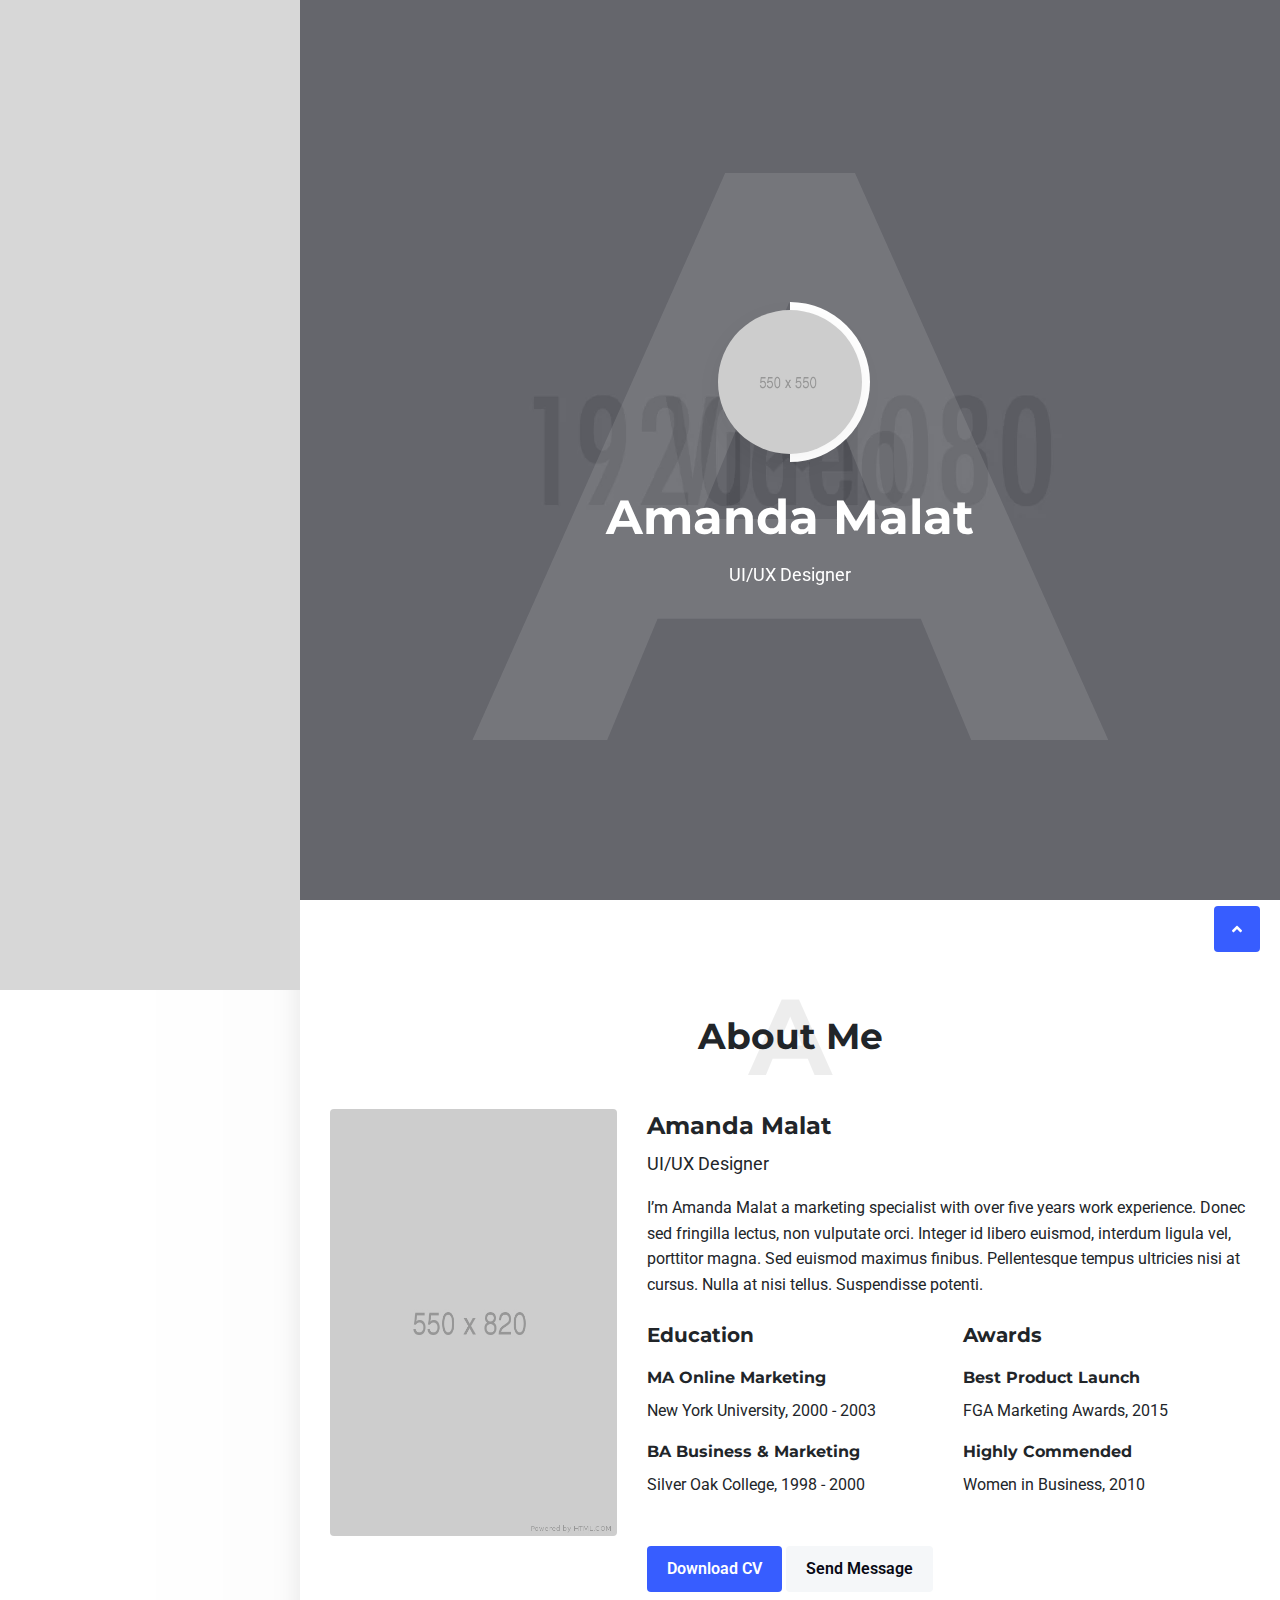
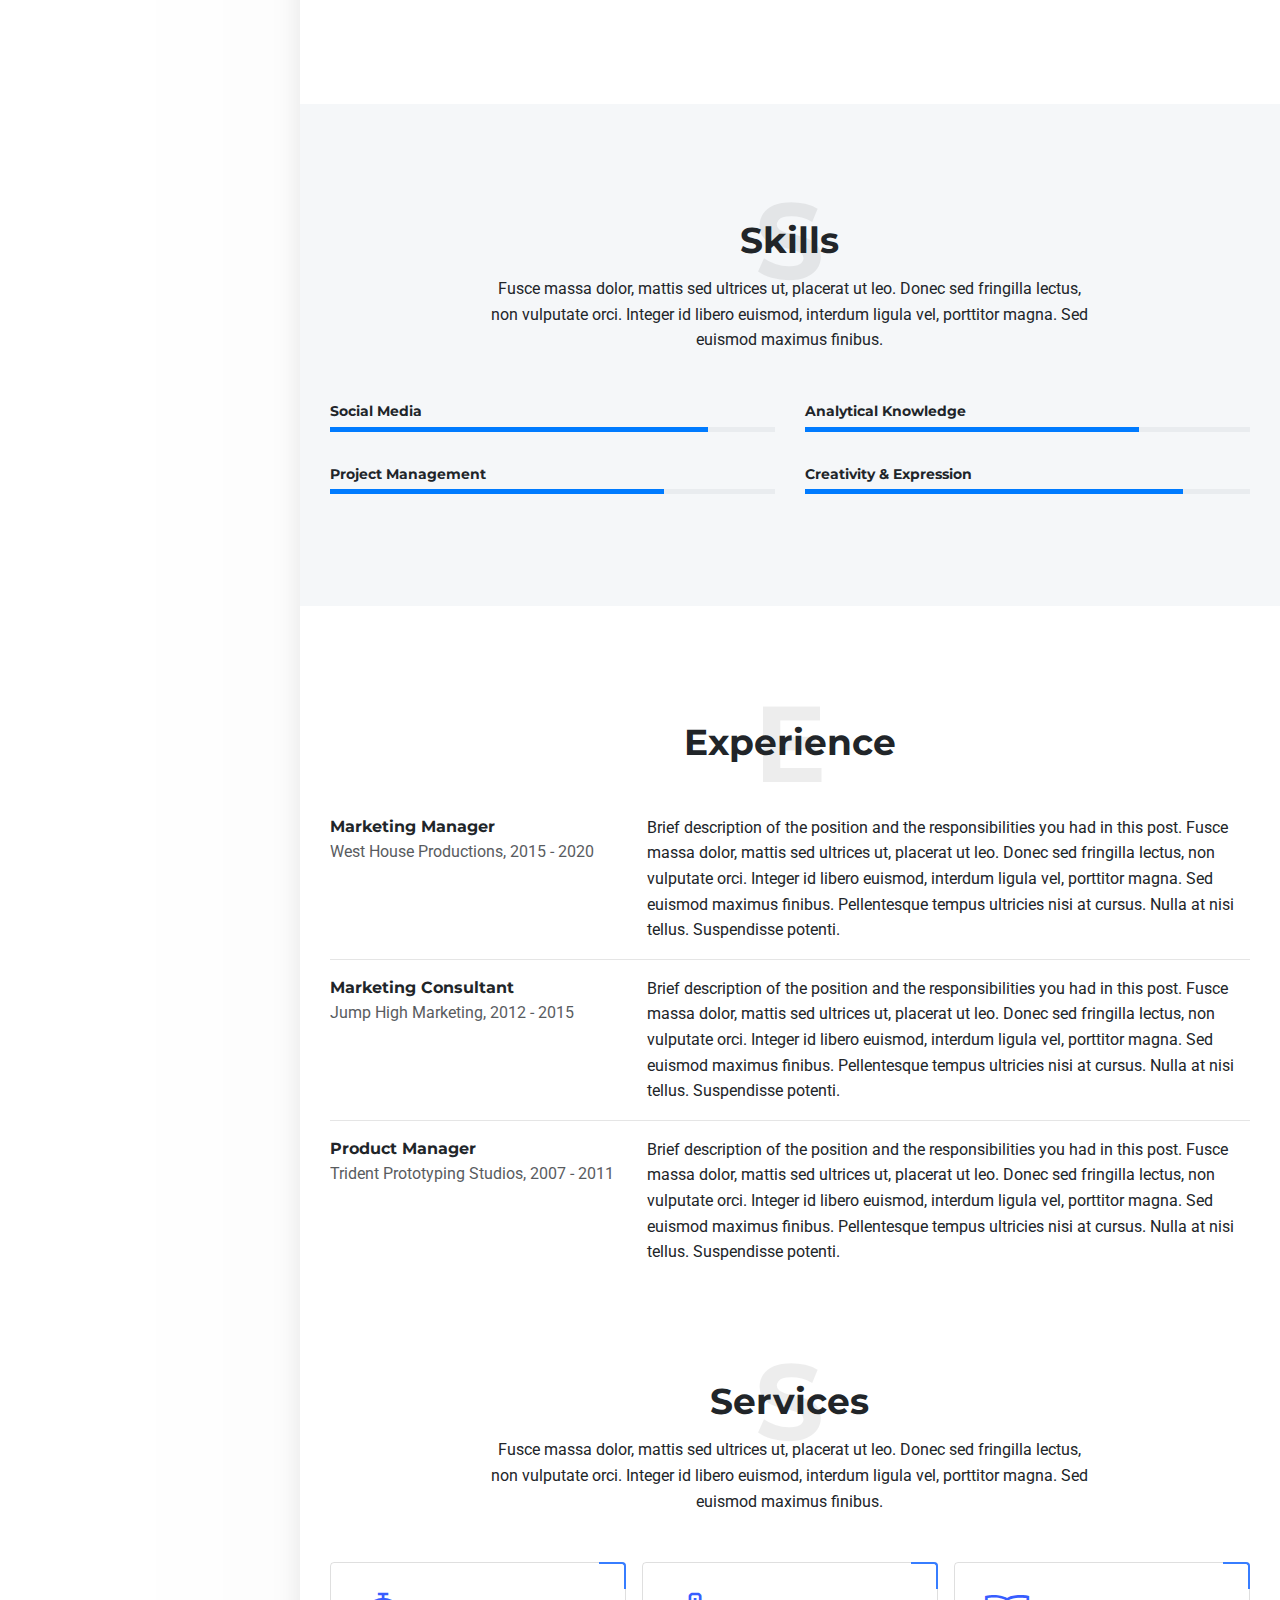
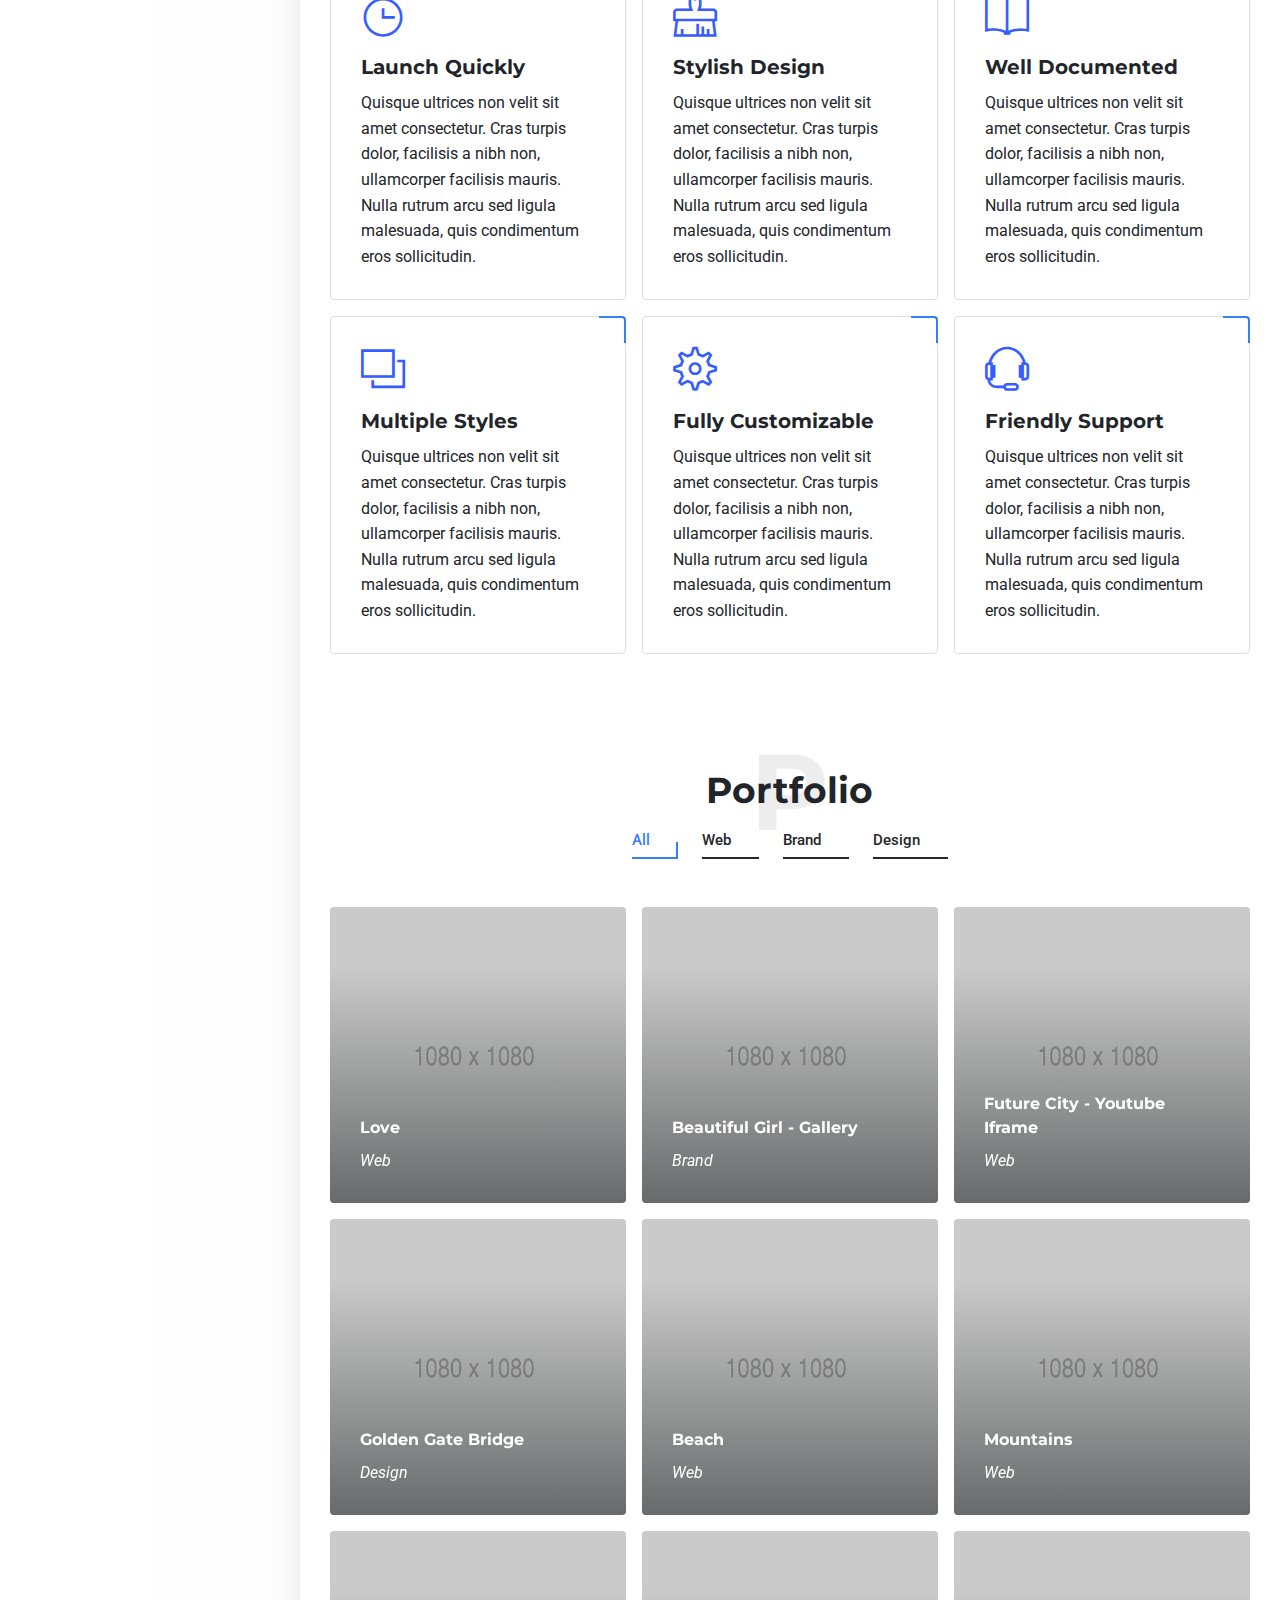
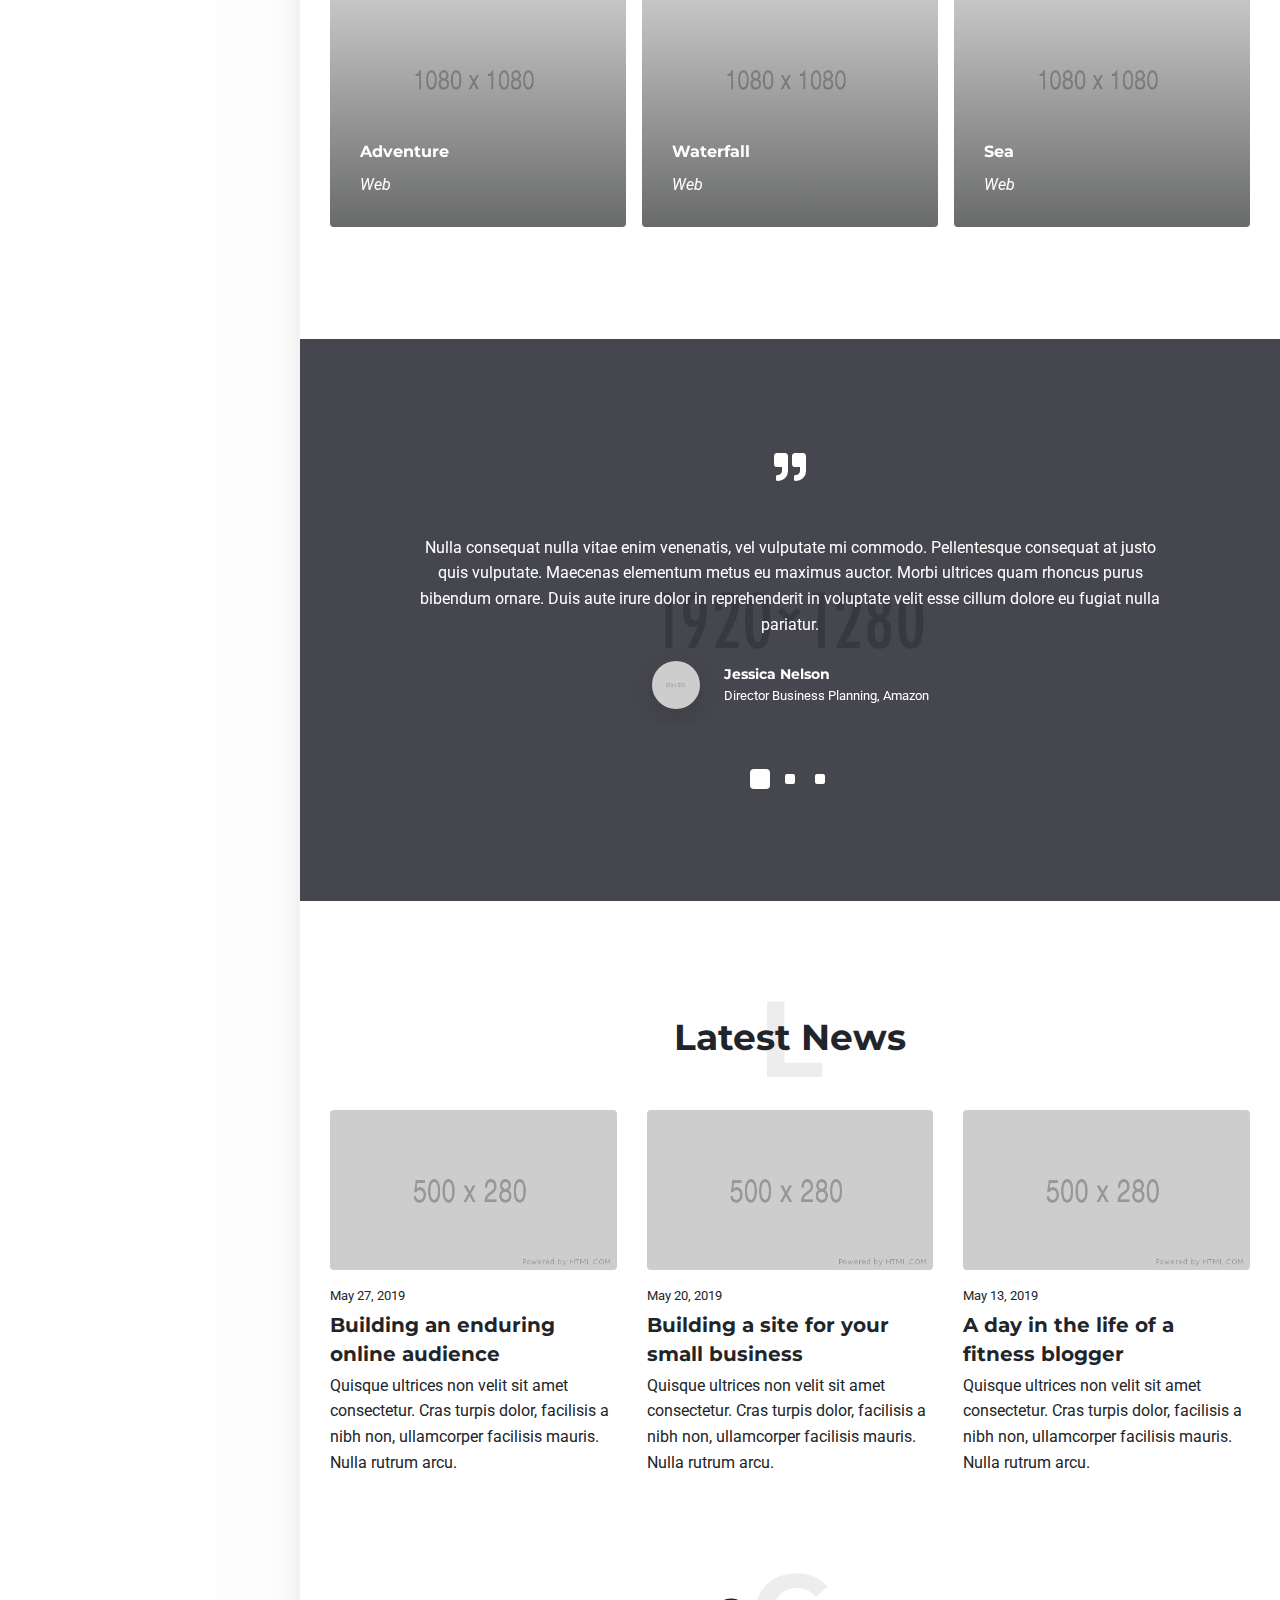
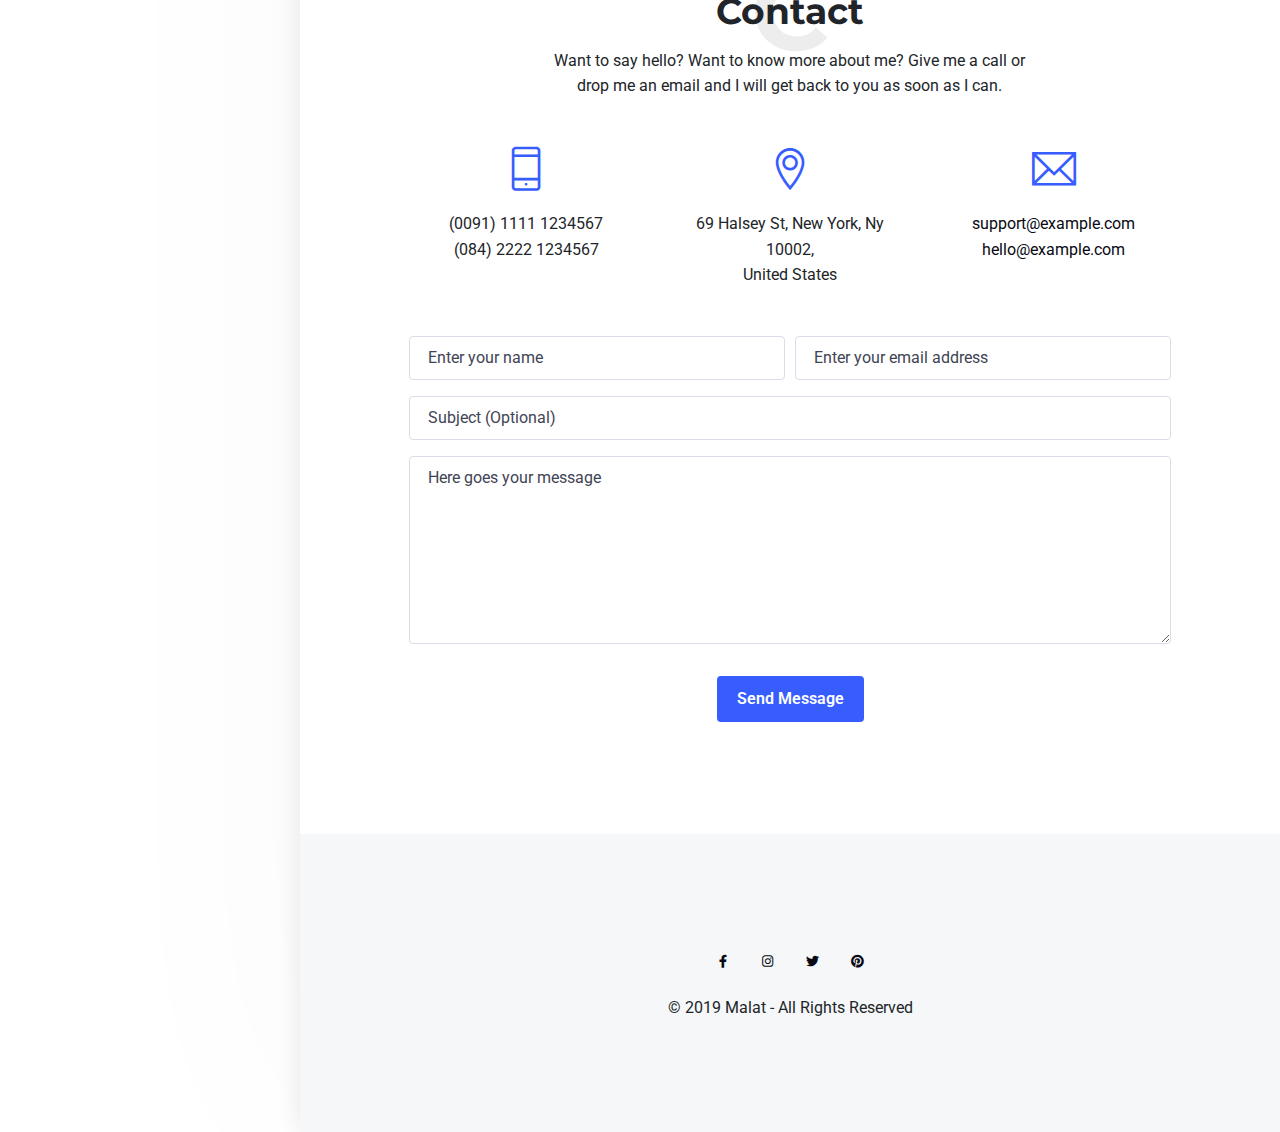
<file: ResumeProject/wwwroot/html/dark-nav-home-1-video-background.html>
﻿<!DOCTYPE html>
<html lang="en">
	<head>

		<!-- Title -->
		<title>Home 1 | Malat - Responsive Personal / Portfolio / Resume Template</title>

		<!-- Required Meta Tags -->
		<meta charset="utf-8">
		<meta name="viewport" content="width=device-width, initial-scale=1, shrink-to-fit=no">
		<meta name="description" content="Personal Portfolio HTML Template based on Bootstrap by Erilisdesign">
		<meta name="author" content="Erilisdesign.com">

		<!-- Base CSS -->
		<link rel="stylesheet" href="assets/vendor/bootstrap/dist/css/bootstrap.min.css">
		<link rel="stylesheet" href="assets/css/style.css">
		<link rel="stylesheet" href="assets/css/utilities.css">

		<link rel="stylesheet" href="assets/css/custom.css">

		<!-- Libs CSS -->
		<link rel="stylesheet" href="assets/vendor/slick/slick.min.css" type="text/css">
		<link rel="stylesheet" href="assets/vendor/vegas/vegas.min.css" type="text/css">
		<link rel="stylesheet" href="assets/vendor/featherlight/featherlight.min.css" type="text/css">
		<link rel="stylesheet" href="assets/vendor/featherlight/featherlight.gallery.min.css" type="text/css">
		<link rel="stylesheet" href="assets/vendor/fontawesome/css/all.min.css" type="text/css">
		<link rel="stylesheet" href="assets/vendor/themify-icons/css/themify-icons.css" type="text/css">

		<!-- Fonts -->
		<link href="https://fonts.googleapis.com/css2?family=Montserrat:wght@300;400;500;600;700&family=Roboto:wght@300;400;500;700&display=swap" rel="stylesheet">

	</head>
	<body>

		<div id="preloader" class="preloader">
			<div class="loader-status">
				<div class="spinner"></div>
			</div>
		</div>

		<div class="site-container">

			<div id="top"></div>

			<!-- Mobile logo -->
			<a href="#" class="mobile-logo mobile-logo-light bg-dark">
				<span>Amanda Malat</span>
			</a>

			<!-- Navigation toggle -->
			<button type="button" id="navigation-toggle" class="nav-toggle nav-toggle-light bg-dark">
				<span></span>
			</button>

			<!-- Site header -->
			<header class="site-header site-header-light bg-dark">
				<div class="header-inner">
					<div class="header-brand">
						<!-- Logo -->
						<a href="#" class="logo">
							<span>Amanda Malat</span>
							<span class="title-letter text-white opacity-10">A</span>
						</a>
					</div>
					<div class="nav-divider mb-8"></div>
					<nav class="site-nav">
						<ul id="navigation">
							<li>
								<a href="#home" class="scrollto">Home</a>
							</li>
							<li>
								<a href="#about" class="scrollto">About</a>
							</li>
							<li>
								<a href="#services" class="scrollto">Services</a>
							</li>
							<li>
								<a href="#portfolio" class="scrollto">Portfolio</a>
							</li>
							<li>
								<a href="#news" class="scrollto">News</a>
							</li>
							<li>
								<a href="#contact" class="scrollto">Contact</a>
							</li>
						</ul>
					</nav>
					<div class="nav-divider my-8"></div>
					<nav>
						<ul class="list-inline text-center">
							<li class="list-inline-item">
								<a class="btn btn-sm btn-icon btn-outline-white border-0 rounded-circle" href="#">
									<span class="btn-icon-inner fab fa-facebook-f"></span>
								</a>
							</li>
							<li class="list-inline-item">
								<a class="btn btn-sm btn-icon btn-outline-white border-0 rounded-circle" href="#">
									<span class="btn-icon-inner fab fa-instagram"></span>
								</a>
							</li>
							<li class="list-inline-item">
								<a class="btn btn-sm btn-icon btn-outline-white border-0 rounded-circle" href="#">
									<span class="btn-icon-inner fab fa-twitter"></span>
								</a>
							</li>
							<li class="list-inline-item">
								<a class="btn btn-sm btn-icon btn-outline-white border-0 rounded-circle" href="#">
									<span class="btn-icon-inner fab fa-pinterest"></span>
								</a>
							</li>
						</ul>
					</nav>
				</div>
			</header>

			<!-- Header overlay -->
			<div class="header-overlay">
				<div class="overlay-inner bg-dark opacity-80"></div>
			</div>

			<!-- Back to top button -->
			<button type="button" id="backtotop" class="btn btn-primary btn-icon">
				<span class="btn-icon-inner fas fa-angle-up"></span>
			</button>

			<!-- Page wrapper -->
			<div class="page-wrapper">
				<div id="page-cover" class="page-cover">
					<div class="page-cover-wrapper-fixed">
						<div class="page-cover-bg">
							<div class="overlay-inner bg-image-holder bg-cover">
								<img src="demo/images/image-4.jpg" alt="background">
							</div>
							<div class="overlay-inner overlay-video">
								<div class="video-wrapper">
									<video autoplay muted loop>
										<source src="demo/video/work.webm" type="video/webm">
										<source src="demo/video/work.mp4" type="video/mp4">
										<source src="demo/video/work.ogv" type="video/ogg">
									</video>
								</div>
							</div>
							<div class="overlay-inner bg-dark opacity-55"></div>
						</div>
						<div class="page-cover-wrap">

							<section id="home" class="d-flex min-vh-100">
								<div class="container align-self-center text-white text-center">
									<div class="avatar avatar-xxl mb-6">
										<div class="avatar-shape avatar-shape-rounded bg-white mt-n2 mb-n2 mr-n2"></div>
										<img src="demo/images/avatar_small.jpg" alt="" class="avatar-img rounded-circle shadow-light">
									</div>
									<h1 class="mb-2 mb-lg-3">Amanda Malat</h1>
									<p class="lead mb-0">UI/UX Designer</p>
									<span class="cover-letter letter-xl text-white opacity-10">A</span>
								</div>
							</section>

						</div>
					</div>
				</div><!--end .page-cover -->

				<div class="page-content">

					<section id="about">
						<div class="container">
							<div class="section-title h2 text-center mb-8">
								<h2 class="mb-0">About Me</h2>
								<span class="title-letter">A</span>
							</div>
							<div class="row">
								<div class="col-md-6 col-lg-4 d-none d-lg-block">
									<img class="img-fluid w-100 rounded" src="demo/images/avatar.jpg" alt="">
								</div>
								<div class="col-lg-8">
									<h3>Amanda Malat</h3>
									<p class="lead">UI/UX Designer</p>
									<p class="mb-5">I’m Amanda Malat a marketing specialist with over five years work experience. Donec sed fringilla lectus, non vulputate orci. Integer id libero euismod, interdum ligula vel, porttitor magna. Sed euismod maximus finibus. Pellentesque tempus ultricies nisi at cursus. Nulla at nisi tellus. Suspendisse potenti.</p>
									<div class="row mb-8">
										<div class="col-md-6 mb-5 mb-md-0">
											<h4 class="mb-4">Education</h4>
											<p class="h5">MA Online Marketing</p>
											<p>New York University, 2000 - 2003</p>
											<p class="h5">BA Business & Marketing</p>
											<p>Silver Oak College, 1998 - 2000</p>
										</div>

										<div class="col-md-6">
											<h4 class="mb-4">Awards</h4>
											<p class="h5">Best Product Launch</p>
											<p>FGA Marketing Awards, 2015</p>
											<p class="h5">Highly Commended</p>
											<p>Women in Business, 2010</p>
										</div>
									</div>
									<a href="#" class="btn btn-primary">Download CV</a>
									<a href="#contact" class="btn btn-light scrollto">Send Message</a>
								</div>
							</div>
						</div>
					</section>

					<section id="skills" class="bg-light">
						<div class="container">
							<div class="row mb-8">
								<div class="col-lg-10 col-xl-8 mx-lg-auto text-center">
									<div class="section-title h2 mb-3">
										<h2 class="mb-0">Skills</h2>
										<span class="title-letter">S</span>
									</div>
									<p>Fusce massa dolor, mattis sed ultrices ut, placerat ut leo. Donec sed fringilla lectus, non vulputate orci. Integer id libero euismod, interdum ligula vel, porttitor magna. Sed euismod maximus finibus.</p>
								</div>
							</div>
							<div class="row">
								<div class="col-md-6 mb-4 mb-md-0">
									<p class="h6 mb-1">Social Media</p>
									<div class="progress mb-6 rounded-0" style="height:5px">
										<div class="progress-bar" role="progressbar" style="width: 85%" aria-valuenow="85" aria-valuemin="0" aria-valuemax="100"></div>
									</div>
									<p class="h6 mb-1">Project Management</p>
									<div class="progress rounded-0" style="height:5px">
										<div class="progress-bar" role="progressbar" style="width: 75%" aria-valuenow="75" aria-valuemin="0" aria-valuemax="100"></div>
									</div>
								</div>
								<div class="col-md-6">
									<p class="h6 mb-1">Analytical Knowledge</p>
									<div class="progress mb-6 rounded-0" style="height:5px">
										<div class="progress-bar" role="progressbar" style="width: 75%" aria-valuenow="75" aria-valuemin="0" aria-valuemax="100"></div>
									</div>
									<p class="h6 mb-1">Creativity & Expression</p>
									<div class="progress rounded-0" style="height:5px">
										<div class="progress-bar" role="progressbar" style="width: 85%" aria-valuenow="85" aria-valuemin="0" aria-valuemax="100"></div>
									</div>
								</div>
							</div>
						</div>
					</section>

					<section id="experience" class="pb-0">
						<div class="container">
							<div class="section-title h2 text-center mb-8">
								<h2 class="mb-0">Experience</h2>
								<span class="title-letter">E</span>
							</div>

							<div class="row">
								<div class="col-lg-4 mb-1 mb-lg-0">
									<p class="h5 mb-0">Marketing Manager</p>
									<p class="opacity-75">West House Productions, 2015 - 2020</p>
								</div>
								<div class="col-lg-8">
									<p>Brief description of the position and the responsibilities you had in this post. Fusce massa dolor, mattis sed ultrices ut, placerat ut leo. Donec sed fringilla lectus, non vulputate orci. Integer id libero euismod, interdum ligula vel, porttitor magna. Sed euismod maximus finibus. Pellentesque tempus ultricies nisi at cursus. Nulla at nisi tellus. Suspendisse potenti.</p>
								</div>
							</div>

							<hr/>

							<div class="row">
								<div class="col-lg-4 mb-1 mb-lg-0">
									<p class="h5 mb-0">Marketing Consultant</p>
									<p class="opacity-75">Jump High Marketing, 2012 - 2015</p>
								</div>
								<div class="col-lg-8">
									<p>Brief description of the position and the responsibilities you had in this post. Fusce massa dolor, mattis sed ultrices ut, placerat ut leo. Donec sed fringilla lectus, non vulputate orci. Integer id libero euismod, interdum ligula vel, porttitor magna. Sed euismod maximus finibus. Pellentesque tempus ultricies nisi at cursus. Nulla at nisi tellus. Suspendisse potenti.</p>
								</div>
							</div>

							<hr/>

							<div class="row">
								<div class="col-lg-4 mb-1 mb-lg-0">
									<p class="h5 mb-0">Product Manager</p>
									<p class="opacity-75">Trident Prototyping Studios, 2007 - 2011</p>
								</div>
								<div class="col-lg-8">
									<p>Brief description of the position and the responsibilities you had in this post. Fusce massa dolor, mattis sed ultrices ut, placerat ut leo. Donec sed fringilla lectus, non vulputate orci. Integer id libero euismod, interdum ligula vel, porttitor magna. Sed euismod maximus finibus. Pellentesque tempus ultricies nisi at cursus. Nulla at nisi tellus. Suspendisse potenti.</p>
								</div>
							</div>
						</div>
					</section>

					<section id="services" class="pb-0">
						<div class="container">
							<div class="row mb-8">
								<div class="col-lg-10 col-xl-8 mx-lg-auto text-center">
									<div class="section-title h2 mb-3">
										<h2 class="mb-0">Services</h2>
										<span class="title-letter">S</span>
									</div>
									<p>Fusce massa dolor, mattis sed ultrices ut, placerat ut leo. Donec sed fringilla lectus, non vulputate orci. Integer id libero euismod, interdum ligula vel, porttitor magna. Sed euismod maximus finibus.</p>
								</div>
							</div>
							<div class="row my-n2 mx-sm-n2">
								<div class="col-md-6 col-xl-4 py-2 px-md-2">
									<div class="feature-block feature-boxed feature-decorated">
										<div class="feature-icon text-primary mb-3">
											<div>
												<i class="ti-timer"></i>
											</div>
										</div>
										<h3 class="h4 mb-2">Launch Quickly</h3>
										<p>Quisque ultrices non velit sit amet consectetur. Cras turpis dolor, facilisis a nibh non, ullamcorper facilisis mauris. Nulla rutrum arcu sed ligula malesuada, quis condimentum eros sollicitudin.</p>
									</div>
								</div>

								<div class="col-md-6 col-xl-4 py-2 px-md-2">
									<div class="feature-block feature-boxed feature-decorated">
										<div class="feature-icon text-primary mb-3">
											<div>
												<i class="ti-brush-alt"></i>
											</div>
										</div>
										<h3 class="h4 mb-2">Stylish Design</h3>
										<p>Quisque ultrices non velit sit amet consectetur. Cras turpis dolor, facilisis a nibh non, ullamcorper facilisis mauris. Nulla rutrum arcu sed ligula malesuada, quis condimentum eros sollicitudin.</p>
									</div>
								</div>

								<div class="col-md-6 col-xl-4 py-2 px-md-2">
									<div class="feature-block feature-boxed feature-decorated">
										<div class="feature-icon text-primary mb-3">
											<div>
												<i class="ti-book"></i>
											</div>
										</div>
										<h3 class="h4 mb-2">Well Documented</h3>
										<p>Quisque ultrices non velit sit amet consectetur. Cras turpis dolor, facilisis a nibh non, ullamcorper facilisis mauris. Nulla rutrum arcu sed ligula malesuada, quis condimentum eros sollicitudin.</p>
									</div>
								</div>

								<div class="col-md-6 col-xl-4 py-2 px-md-2">
									<div class="feature-block feature-boxed feature-decorated">
										<div class="feature-icon text-primary mb-3">
											<div>
												<i class="ti-layers"></i>
											</div>
										</div>
										<h3 class="h4 mb-2">Multiple Styles</h3>
										<p>Quisque ultrices non velit sit amet consectetur. Cras turpis dolor, facilisis a nibh non, ullamcorper facilisis mauris. Nulla rutrum arcu sed ligula malesuada, quis condimentum eros sollicitudin.</p>
									</div>
								</div>

								<div class="col-md-6 col-xl-4 py-2 px-md-2">
									<div class="feature-block feature-boxed feature-decorated">
										<div class="feature-icon text-primary mb-3">
											<div>
												<i class="ti-settings"></i>
											</div>
										</div>
										<h3 class="h4 mb-2">Fully Customizable</h3>
										<p>Quisque ultrices non velit sit amet consectetur. Cras turpis dolor, facilisis a nibh non, ullamcorper facilisis mauris. Nulla rutrum arcu sed ligula malesuada, quis condimentum eros sollicitudin.</p>
									</div>
								</div>

								<div class="col-md-6 col-xl-4 py-2 px-md-2">
									<div class="feature-block feature-boxed feature-decorated">
										<div class="feature-icon text-primary mb-3">
											<div>
												<i class="ti-headphone-alt"></i>
											</div>
										</div>
										<h3 class="h4 mb-2">Friendly Support</h3>
										<p>Quisque ultrices non velit sit amet consectetur. Cras turpis dolor, facilisis a nibh non, ullamcorper facilisis mauris. Nulla rutrum arcu sed ligula malesuada, quis condimentum eros sollicitudin.</p>
									</div>
								</div>
							</div>
						</div>
					</section>

					<section id="portfolio">
						<div class="container">
							<div class="row mb-8">
								<div class="col-lg-10 col-xl-8 mx-lg-auto text-center">
									<div class="section-title h2 mb-3">
										<h2 class="mb-0">Portfolio</h2>
										<span class="title-letter">P</span>
									</div>
									<nav class="portfolio-filter isotope-filter">
										<ul class="justify-content-center">
											<li><a href="#" class="active" data-filter="*">All</a></li>
											<li><a href="#" data-filter=".web">Web</a></li>
											<li><a href="#" data-filter=".brand">Brand</a></li>
											<li><a href="#" data-filter=".design">Design</a></li>
										</ul>
									</nav>
								</div>
							</div>
						</div>
						<div class="container">
							<div class="portfolio-container isotope-container row my-n2 mx-sm-n2">
								<div class="isotope-item col-sm-6 col-lg-4 py-2 px-sm-2 web">
									<div class="portfolio-item details-inside">
										<a href="portfolio-single-1.html">
											<div class="item-media">
												<img src="demo/images/portfolio/project-1.jpg" alt="">
											</div>
											<div class="item-overlay bg-dark"></div>
											<div class="item-details">
												<h4 class="h5">Love</h4>
												<p class="font-italic">Web</p>
											</div>
										</a>
									</div>
								</div>

								<div class="isotope-item col-sm-6 col-lg-4 py-2 px-sm-2 brand">
									<div class="portfolio-item details-inside">
										<a href="portfolio-single-2.html">
											<div class="item-media">
												<img src="demo/images/portfolio/project-2.jpg" alt="">
											</div>
											<div class="item-overlay bg-dark"></div>
											<div class="item-details">
												<h4 class="h5">Beautiful Girl - Gallery</h4>
												<p class="font-italic">Brand</p>
											</div>
										</a>
									</div>
								</div>

								<div class="isotope-item col-sm-6 col-lg-4 py-2 px-sm-2 web">
									<div class="portfolio-item details-inside">
										<a href="portfolio-single-3.html">
											<div class="item-media">
												<img src="demo/images/portfolio/project-3.jpg" alt="">
											</div>
											<div class="item-overlay bg-dark"></div>
											<div class="item-details text-white">
												<h4 class="h5">Future City - Youtube Iframe</h4>
												<p class="font-italic">Web</p>
											</div>
										</a>
									</div>
								</div>

								<div class="isotope-item col-sm-6 col-lg-4 py-2 px-sm-2 design">
									<div class="portfolio-item details-inside">
										<a href="portfolio-single-2.html">
											<div class="item-media">
												<img src="demo/images/portfolio/project-4.jpg" alt="">
											</div>
											<div class="item-overlay bg-dark"></div>
											<div class="item-details text-white">
												<h4 class="h5">Golden Gate Bridge</h4>
												<p class="font-italic">Design</p>
											</div>
										</a>
									</div>
								</div>

								<div class="isotope-item col-sm-6 col-lg-4 py-2 px-sm-2 web">
									<div class="portfolio-item details-inside">
										<a href="portfolio-single-1.html">
											<div class="item-media">
												<img src="demo/images/portfolio/project-9.jpg" alt="">
												</div>
											<div class="item-overlay bg-dark"></div>
											<div class="item-details text-white">
												<h4 class="h5">Beach</h4>
												<p class="font-italic">Web</p>
											</div>
										</a>
									</div>
								</div>

								<div class="isotope-item col-sm-6 col-lg-4 py-2 px-sm-2 web">
									<div class="portfolio-item details-inside">
										<a href="portfolio-single-3.html">
											<div class="item-media">
												<img src="demo/images/portfolio/project-6.jpg" alt="">
											</div>
											<div class="item-overlay bg-dark"></div>
											<div class="item-details text-white">
												<h4 class="h5">Mountains</h4>
												<p class="font-italic">Web</p>
											</div>
										</a>
									</div>
								</div>

								<div class="isotope-item col-sm-6 col-lg-4 py-2 px-sm-2 web">
									<div class="portfolio-item details-inside">
										<a href="portfolio-single-1.html">
											<div class="item-media">
												<img src="demo/images/portfolio/project-10.jpg" alt="">
											</div>
											<div class="item-overlay bg-dark"></div>
											<div class="item-details text-white">
												<h4 class="h5">Adventure</h4>
												<p class="font-italic">Web</p>
											</div>
										</a>
									</div>
								</div>

								<div class="isotope-item col-sm-6 col-lg-4 py-2 px-sm-2 web">
									<div class="portfolio-item details-inside">
										<a href="portfolio-single-2.html">
											<div class="item-media">
												<img src="demo/images/portfolio/project-11.jpg" alt="">
											</div>
											<div class="item-overlay bg-dark"></div>
											<div class="item-details text-white">
												<h4 class="h5">Waterfall</h4>
												<p class="font-italic">Web</p>
											</div>
										</a>
									</div>
								</div>

								<div class="isotope-item col-sm-6 col-lg-4 py-2 px-sm-2 web">
									<div class="portfolio-item details-inside">
										<a href="portfolio-single-1.html">
											<div class="item-media">
												<img src="demo/images/portfolio/project-5.jpg" alt="">
											</div>
											<div class="item-overlay bg-dark"></div>
											<div class="item-details text-white">
												<h4 class="h5">Sea</h4>
												<p class="font-italic">Web</p>
											</div>
										</a>
									</div>
								</div>
							</div><!-- .portfolio-container end -->
						</div>
					</section>

					<section>
						<div class="overlay">
							<div class="overlay-inner bg-image-holder bg-cover bg-center">
								<img src="demo/images/image-5.jpg" alt="background">
							</div>
							<div class="overlay-inner bg-dark opacity-70"></div>
						</div>
						<div class="container">
							<div class="row">
								<div class="col-lg-11 col-xl-10 mx-lg-auto text-center text-white">
									<div class="slider dots-light dots-outside" data-slick='{"dots":true,"arrows":false}'>
										<div>
											<div class="icon icon-5x mb-8">
												<i class="fa fa-quote-right"></i>
											</div>
											<blockquote>
												<p class="mb-5">Nulla consequat nulla vitae enim venenatis, vel vulputate mi commodo. Pellentesque consequat at justo quis vulputate. Maecenas elementum metus eu maximus auctor. Morbi ultrices quam rhoncus purus bibendum ornare. Duis aute irure dolor in reprehenderit in voluptate velit esse cillum dolore eu fugiat nulla pariatur. </p>
												<footer class="d-flex justify-content-center align-items-center w-lg-50 mx-auto text-left">
																										<div class="avatar">
														<img src="demo/images/avatar_small.jpg" alt="" class="avatar-img rounded-circle shadow-dark">
													</div>
													<div class="ml-5">
														<h4 class="h6 mb-0">Jessica Nelson</h4>
														<small class="d-block">Director Business Planning, Amazon</small>
													</div>
												</footer>
											</blockquote>
										</div>

										<div>
											<div class="icon icon-5x mb-8">
												<i class="fa fa-quote-right"></i>
											</div>
											<blockquote>
												<p class="mb-5">Ut enim ad minim veniam, quis nostrud exercitation ullamco laboris nisi ut aliquip ex ea commodo consequat. Duis aute irure dolor in reprehenderit in voluptate velit esse cillum dolore eu fugiat nulla pariatur. Excepteur sint occaecat cupidatat non proident, sunt in culpa qui officia deserunt mollit anim id est laborum.</p>
												<footer class="d-flex justify-content-center align-items-center w-lg-50 mx-auto text-left">
																										<div class="avatar">
														<img src="demo/images/avatar_small.jpg" alt="" class="avatar-img rounded-circle shadow-dark">
													</div>
													<div class="ml-5">
														<h4 class="h6 mb-0">Jessica Nelson</h4>
														<small class="d-block">Director Business Planning, Amazon</small>
													</div>
												</footer>
											</blockquote>
										</div>

										<div>
											<div class="icon icon-5x mb-8">
												<i class="fa fa-quote-right"></i>
											</div>
											<blockquote>
												<p class="mb-5">Ut enim ad minim veniam, quis nostrud exercitation ullamco laboris nisi ut aliquip ex ea commodo consequat. Duis aute irure dolor in reprehenderit in voluptate velit esse cillum dolore eu fugiat nulla pariatur. Excepteur sint occaecat cupidatat non proident, sunt in culpa qui officia deserunt mollit anim id est laborum.</p>
												<footer class="d-flex justify-content-center align-items-center w-lg-50 mx-auto text-left">
																										<div class="avatar">
														<img src="demo/images/avatar_small.jpg" alt="" class="avatar-img rounded-circle shadow-dark">
													</div>
													<div class="ml-5">
														<h4 class="h6 mb-0">Jessica Nelson</h4>
														<small class="d-block">Director Business Planning, Amazon</small>
													</div>
												</footer>
											</blockquote>
										</div>
									</div>
								</div>
							</div>
						</div>
					</section>

					<section id="news" class="pb-0">
						<div class="container">
							<div class="section-title h2 text-center mb-8">
								<h2 class="mb-0">Latest News</h2>
								<span class="title-letter">L</span>
							</div>
							<div class="row">
								<div class="col-sm-6 col-md-4 mb-4 mb-md-0">
									<article class="news-block border-0">
										<div class="news-body p-0">
											<div class="mb-4">
												<img class="img-fluid w-100 rounded" src="demo/images/blog/blog-1.jpg" alt="">
											</div>
											<small class="d-block mb-1">May 27, 2019</small>
											<h2 class="h4 mb-1">
												<a href="single-article.html">Building an enduring online audience</a>
											</h2>
											<p>Quisque ultrices non velit sit amet consectetur. Cras turpis dolor, facilisis a nibh non, ullamcorper facilisis mauris. Nulla rutrum arcu.</p>
										</div>
									</article>
								</div>

								<div class="col-sm-6 col-md-4 mb-4 mb-md-0">
									<article class="news-block border-0">
										<div class="news-body p-0">
											<div class="mb-4">
												<img class="img-fluid w-100 rounded" src="demo/images/blog/blog-2.jpg" alt="">
											</div>
											<small class="d-block mb-1">May 20, 2019</small>
											<h2 class="h4 mb-1">
												<a href="single-article.html">Building a site for your small business</a>
											</h2>
											<p>Quisque ultrices non velit sit amet consectetur. Cras turpis dolor, facilisis a nibh non, ullamcorper facilisis mauris. Nulla rutrum arcu.</p>
										</div>
									</article>
								</div>

								<div class="col-sm-6 col-md-4">
									<article class="news-block border-0">
										<div class="news-body p-0">
											<div class="mb-4">
												<img class="img-fluid w-100 rounded" src="demo/images/blog/blog-3.jpg" alt="">
											</div>
											<small class="d-block mb-1">May 13, 2019</small>
											<h2 class="h4 mb-1">
												<a href="single-article.html">A day in the life of a fitness blogger</a>
											</h2>
											<p>Quisque ultrices non velit sit amet consectetur. Cras turpis dolor, facilisis a nibh non, ullamcorper facilisis mauris. Nulla rutrum arcu.</p>
										</div>
									</article>
								</div>
							</div>
						</div>
					</section>

					<section id="contact">
						<div class="container">
							<div class="row">
								<div class="col-lg-10 mx-lg-auto">
									<div class="row mb-8">
										<div class="col-lg-8 mx-lg-auto text-center">
											<div class="section-title h2 mb-3">
												<h2 class="mb-0">Contact</h2>
												<span class="title-letter">C</span>
											</div>
											<p>Want to say hello? Want to know more about me? Give me a call or drop me an email and I will get back to you as soon as I can.</p>
										</div>
									</div>
									<div class="row mb-8">
										<div class="col-md-4 mb-5 mb-md-0">
											<div class="feature-block">
												<div class="feature-icon text-primary mb-4">
													<div class="mx-auto">
														<i class="ti-mobile"></i>
													</div>
												</div>
												<p class="text-center">(0091) 1111 1234567<br/>
												(084) 2222 1234567</p>
											</div>
										</div>

										<div class="col-md-4 mb-5 mb-md-0">
											<div class="feature-block">
												<div class="feature-icon text-primary mb-4">
													<div class="mx-auto">
														<i class="ti-location-pin"></i>
													</div>
												</div>
												<p class="text-center">69 Halsey St, New York, Ny 10002,<br/>
												United States</p>
											</div>
										</div>

										<div class="col-md-4">
											<div class="feature-block">
												<div class="feature-icon text-primary mb-4">
													<div class="mx-auto">
														<i class="ti-email"></i>
													</div>
												</div>
												<p class="text-center"><a href="mailto:support@example.com" class="text-dark">support@example.com</a><br/>
												<a href="mailto:hello@example.com" class="text-dark">hello@example.com</a></p>
											</div>
										</div>
									</div>
									<div class="contact-form">
										<form class="mb-0" id="cf" name="cf" action="include/sendemail.php" method="post" autocomplete="off">
											<div class="form-row">
												<div class="form-process"></div>

												<div class="col-12 col-md-6">
													<div class="form-group error-text-white">
														<input type="text" id="cf-name" name="cf-name" placeholder="Enter your name" class="form-control required">
													</div>
												</div>

												<div class="col-12 col-md-6">
													<div class="form-group error-text-white">
														<input type="email" id="cf-email" name="cf-email" placeholder="Enter your email address" class="form-control required">
													</div>
												</div>

												<div class="col-12">
													<div class="form-group error-text-white">
														<input type="text" id="cf-subject" name="cf-subject" placeholder="Subject (Optional)" class="form-control">
													</div>
												</div>

												<div class="col-12 mb-4">
													<div class="form-group error-text-white">
														<textarea name="cf-message" id="cf-message" placeholder="Here goes your message" class="form-control required" rows="7"></textarea>
													</div>
												</div>

												<div class="col-12 d-none">
													<input type="text" id="cf-botcheck" name="cf-botcheck" value="" class="form-control" />
												</div>

												<div class="col-12 text-center">
													<button class="btn btn-primary" type="submit" id="cf-submit" name="cf-submit">Send Message</button>
												</div>
											</div>
										</form>
										<div class="contact-form-result text-center"></div>
									</div>
								</div>
							</div>
						</div>
					</section>

					<!-- Site footer -->
					<footer class="site-footer bg-light">
						<div class="container">
							<nav class="mb-3">
								<ul class="list-inline text-center">
									<li class="list-inline-item">
										<a class="btn btn-sm btn-icon btn-outline-dark border-0 rounded-circle" href="#">
											<span class="btn-icon-inner fab fa-facebook-f"></span>
										</a>
									</li>
									<li class="list-inline-item">
										<a class="btn btn-sm btn-icon btn-outline-dark border-0 rounded-circle" href="#">
											<span class="btn-icon-inner fab fa-instagram"></span>
										</a>
									</li>
									<li class="list-inline-item">
										<a class="btn btn-sm btn-icon btn-outline-dark border-0 rounded-circle" href="#">
											<span class="btn-icon-inner fab fa-twitter"></span>
										</a>
									</li>
									<li class="list-inline-item">
										<a class="btn btn-sm btn-icon btn-outline-dark border-0 rounded-circle" href="#">
											<span class="btn-icon-inner fab fa-pinterest"></span>
										</a>
									</li>
								</ul>
							</nav>
							<p class="text-center">© 2019 Malat - All Rights Reserved</p>
						</div>
					</footer>

				</div><!--end .page-content -->
			</div><!-- end .page-wrapper -->

		</div>

		<!-- Libs JS -->
		<script src="assets/vendor/jquery/dist/jquery.min.js"></script>
		<script src="assets/vendor/popper.js/dist/popper.min.js"></script>
		<script src="assets/vendor/bootstrap/dist/js/bootstrap.min.js"></script>
		<script src="assets/vendor/jquery.easing/jquery.easing.min.js"></script>
		<script src="assets/vendor/jquery-validation/dist/jquery.validate.min.js"></script>
		<script src="assets/vendor/jquery-form/dist/jquery.form.min.js"></script>
		<script src="assets/vendor/imagesloaded/imagesloaded.pkgd.min.js"></script>
		<script src="assets/vendor/isotope/dist/isotope.pkgd.min.js"></script>
		<script src="assets/vendor/featherlight/jquery.detect_swipe.js"></script>
		<script src="assets/vendor/featherlight/featherlight.min.js"></script>
		<script src="assets/vendor/featherlight/featherlight.gallery.min.js"></script>
		<script src="assets/vendor/slick/slick.min.js"></script>
		<script src="assets/vendor/vegas/vegas.min.js"></script>
		<script src="assets/vendor/typed.js/typed.min.js"></script>
		<script src="assets/vendor/granim.js/dist/granim.min.js"></script>

		<!-- Theme JS -->
		<script src="assets/js/main.js"></script>

	</body>
</html>
</file>
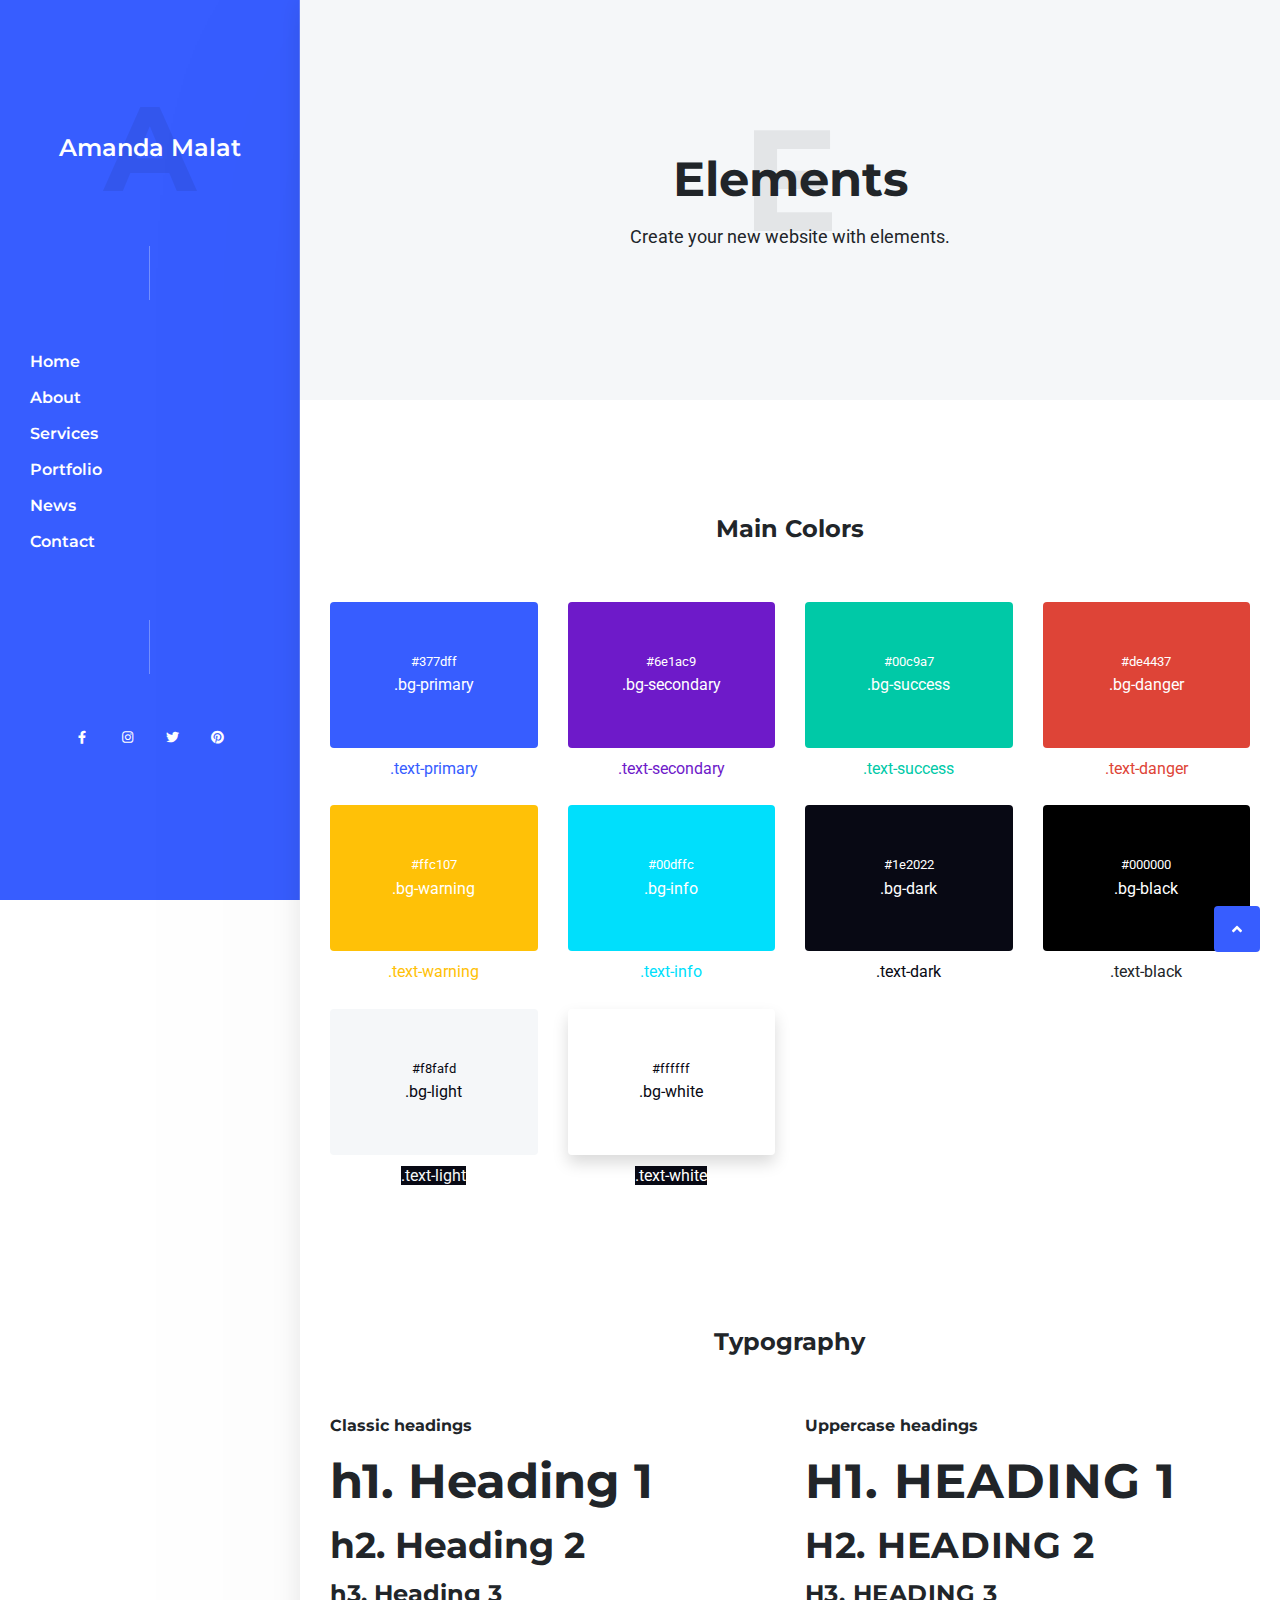
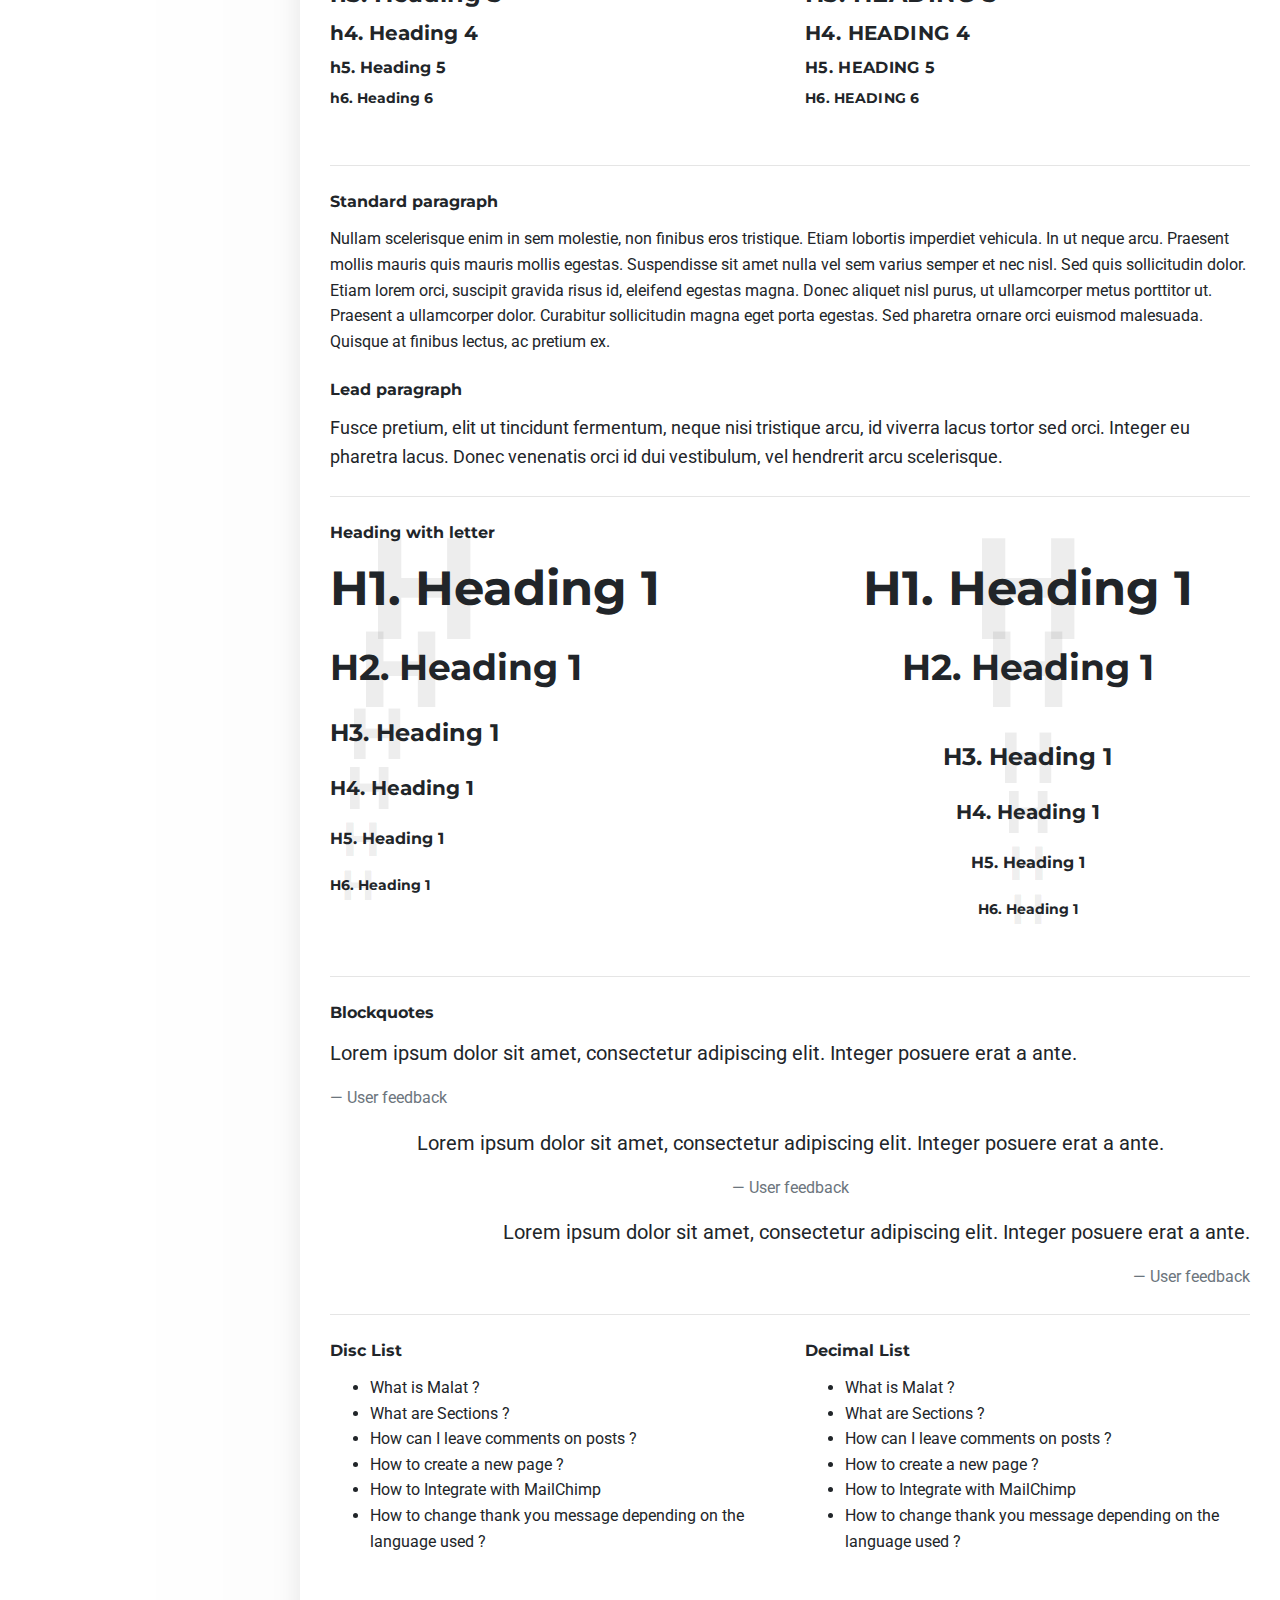
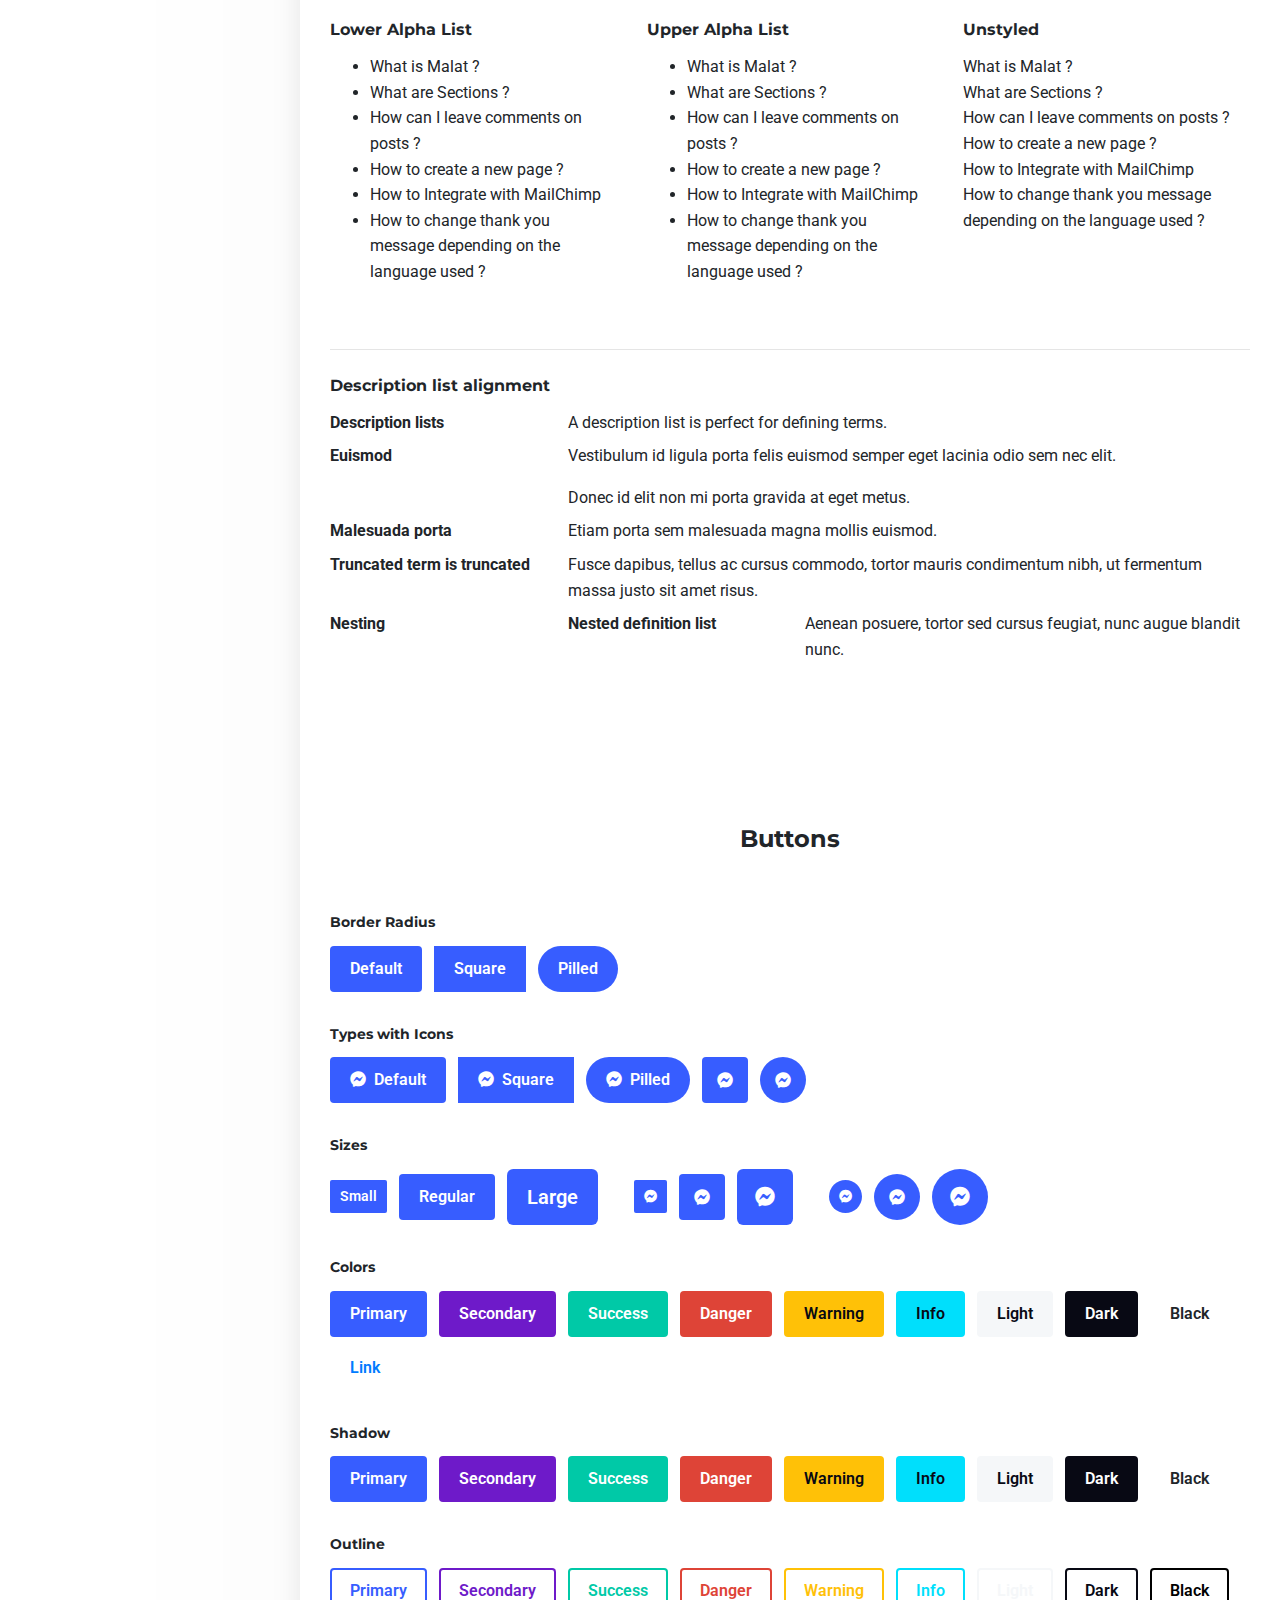
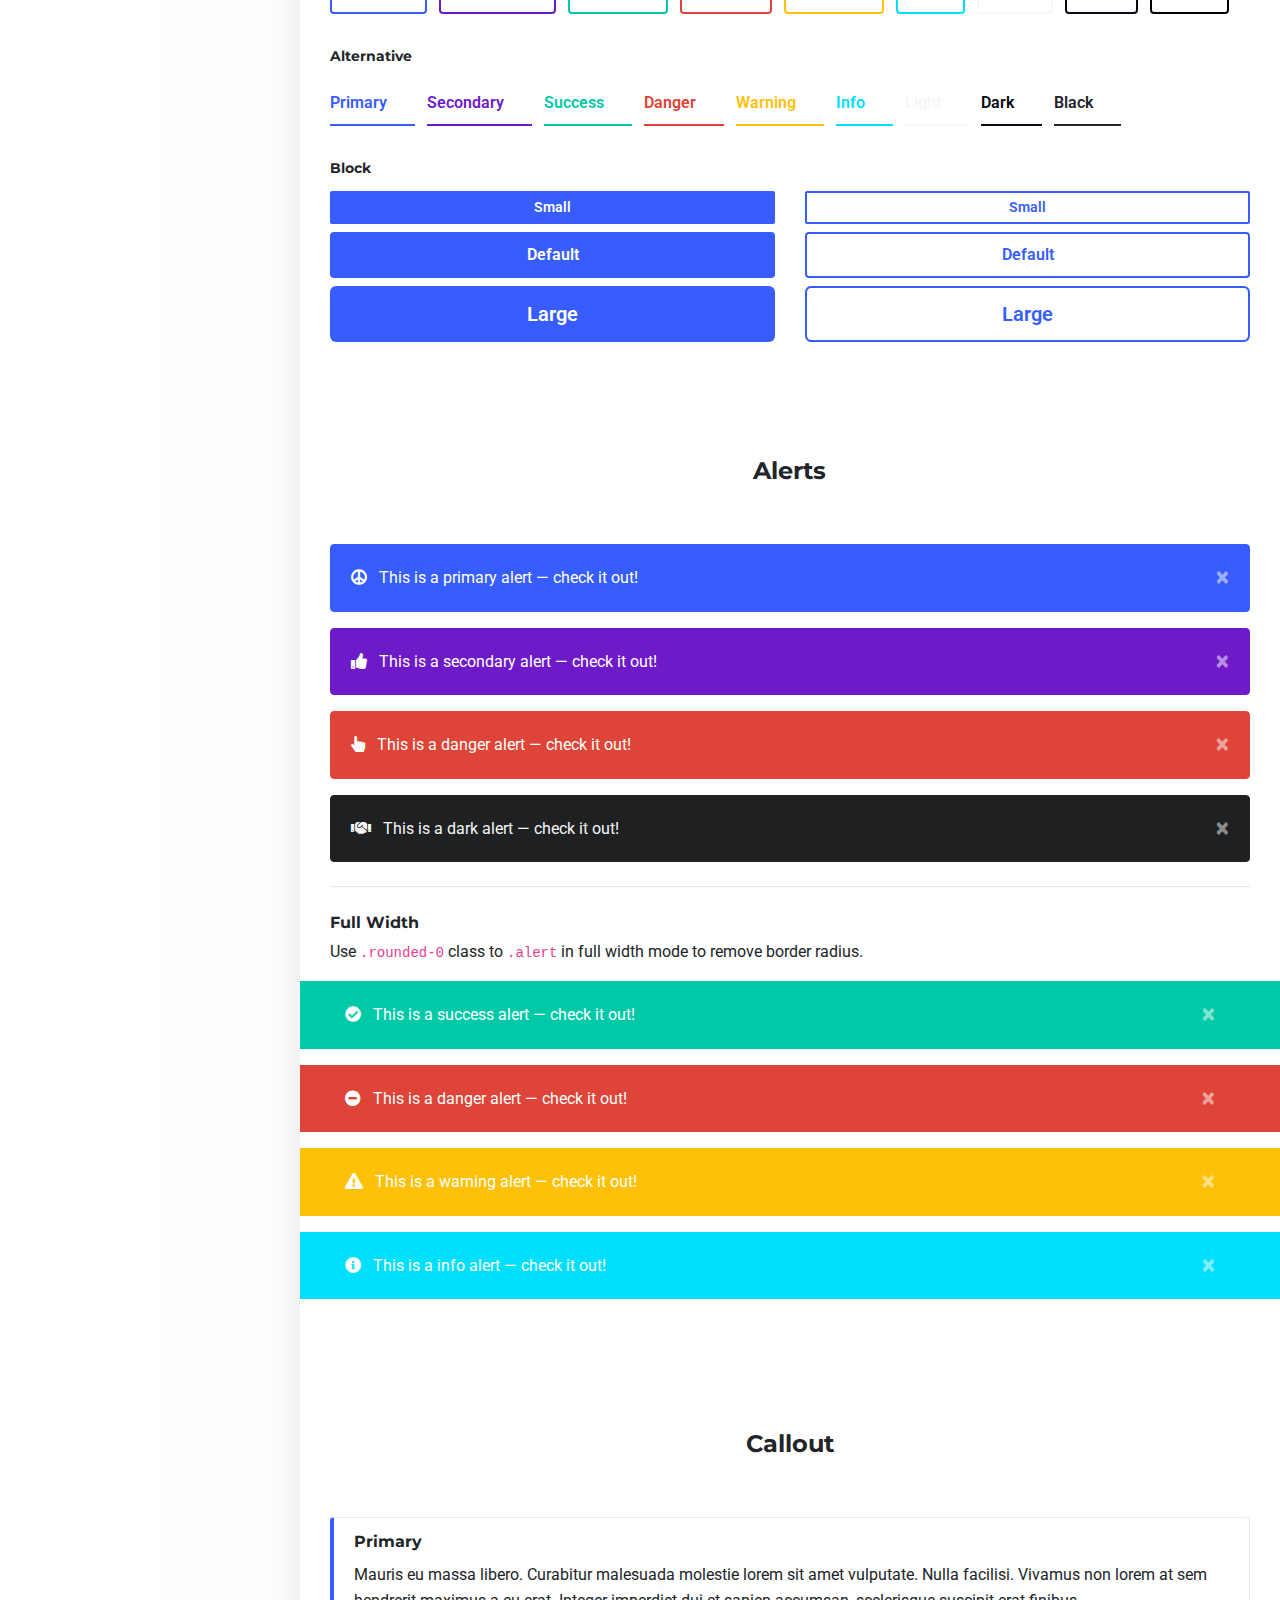
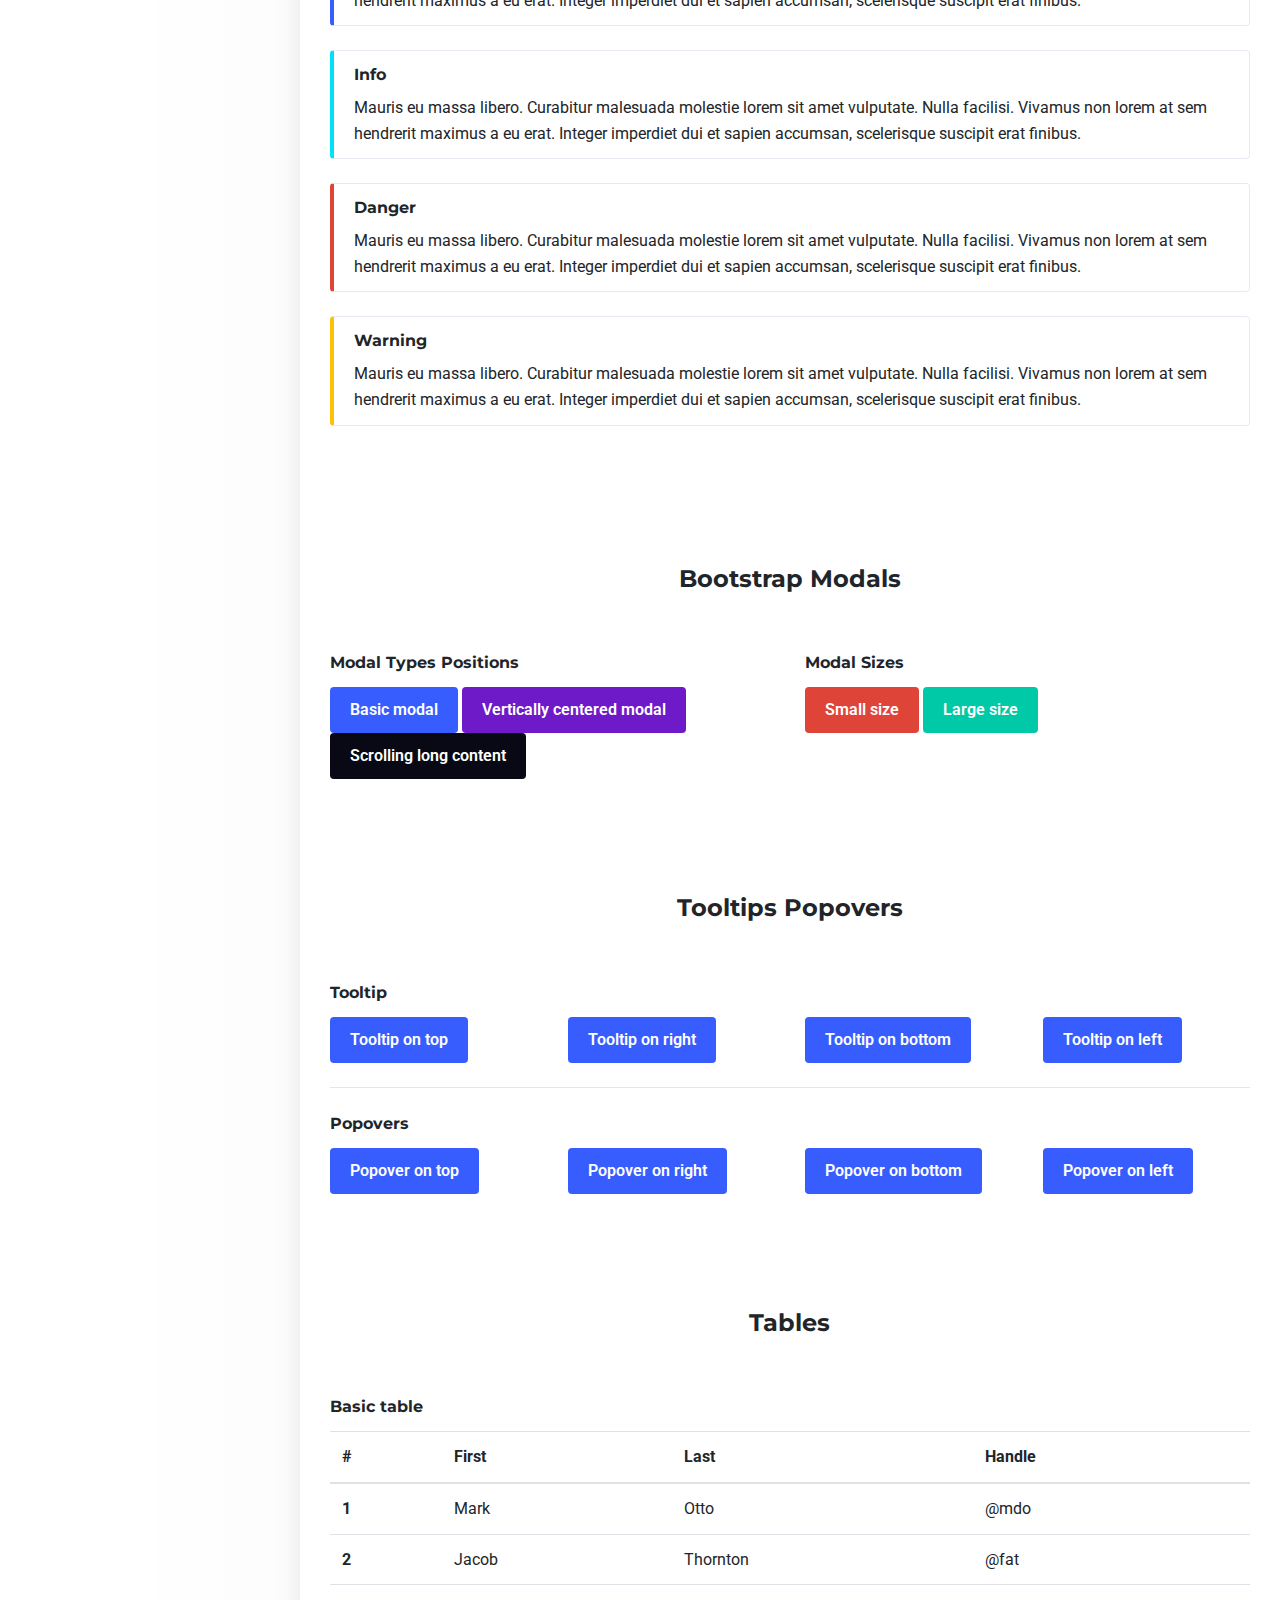
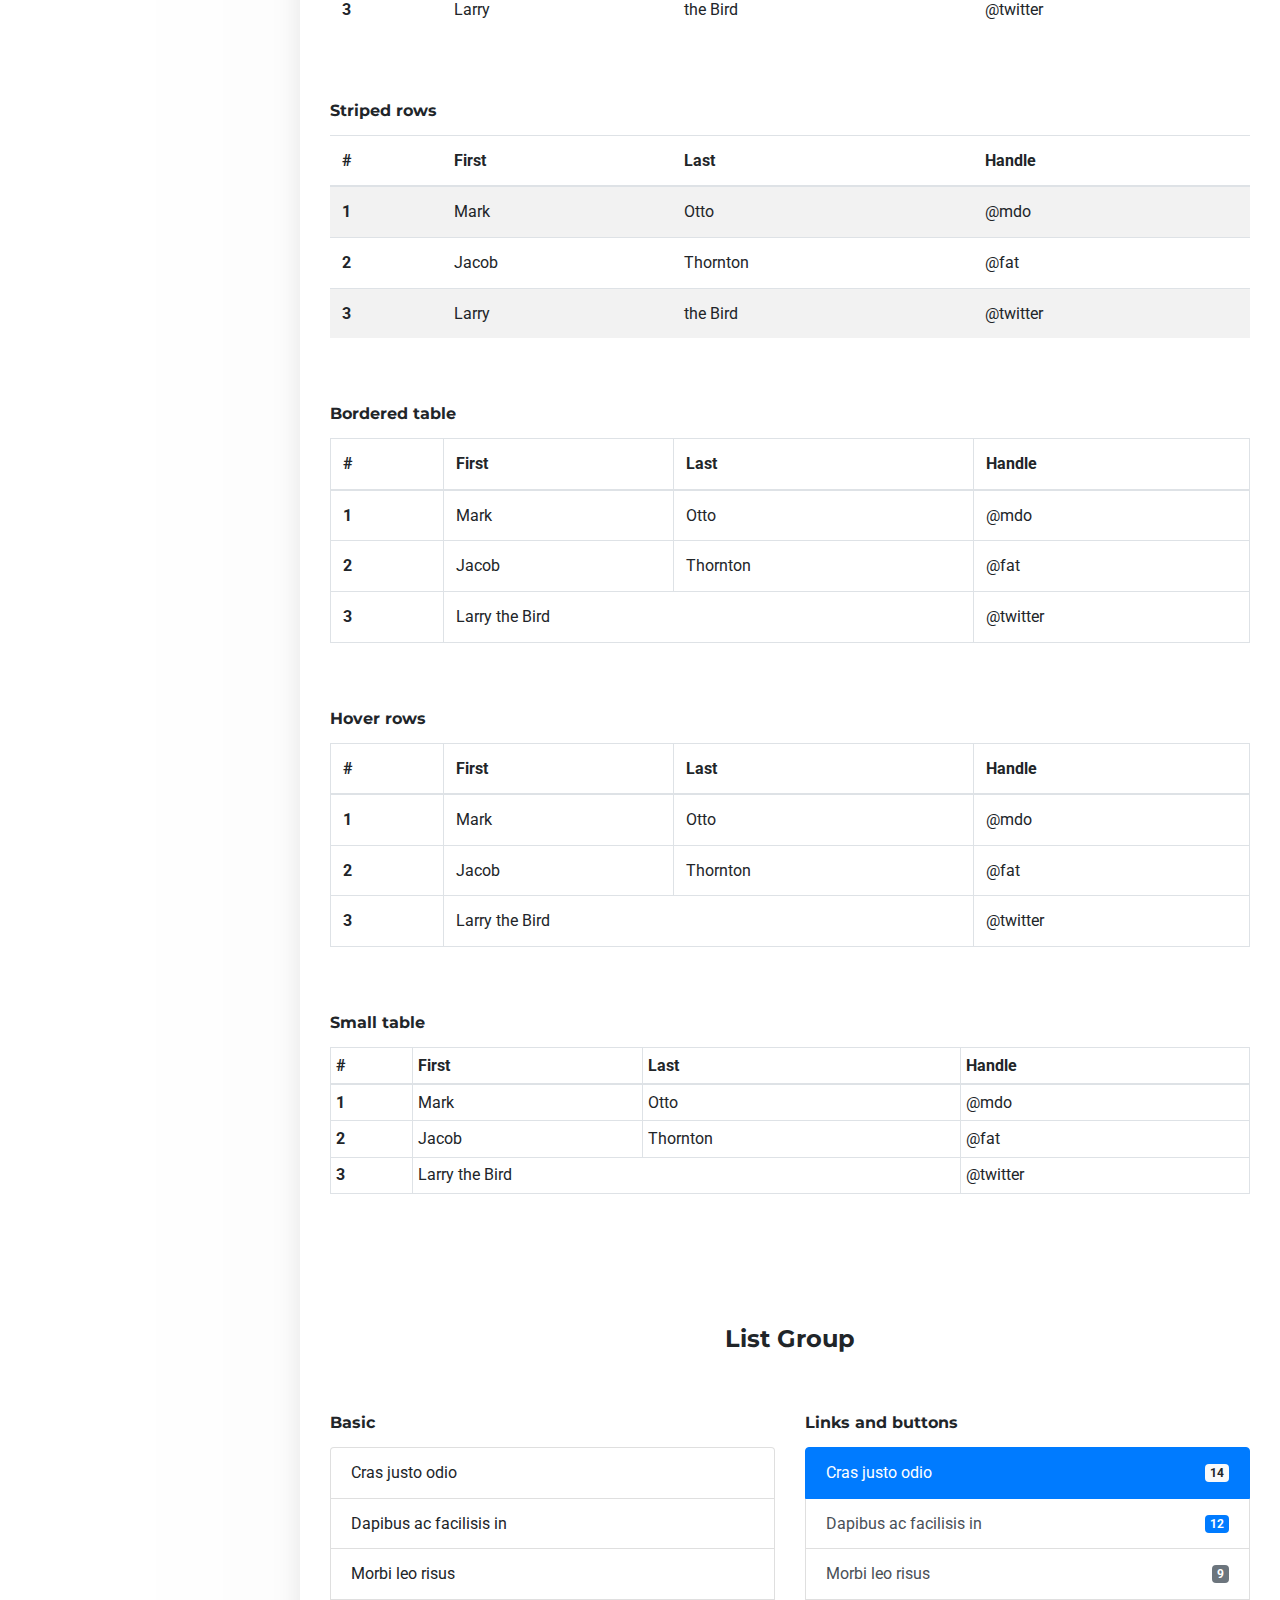
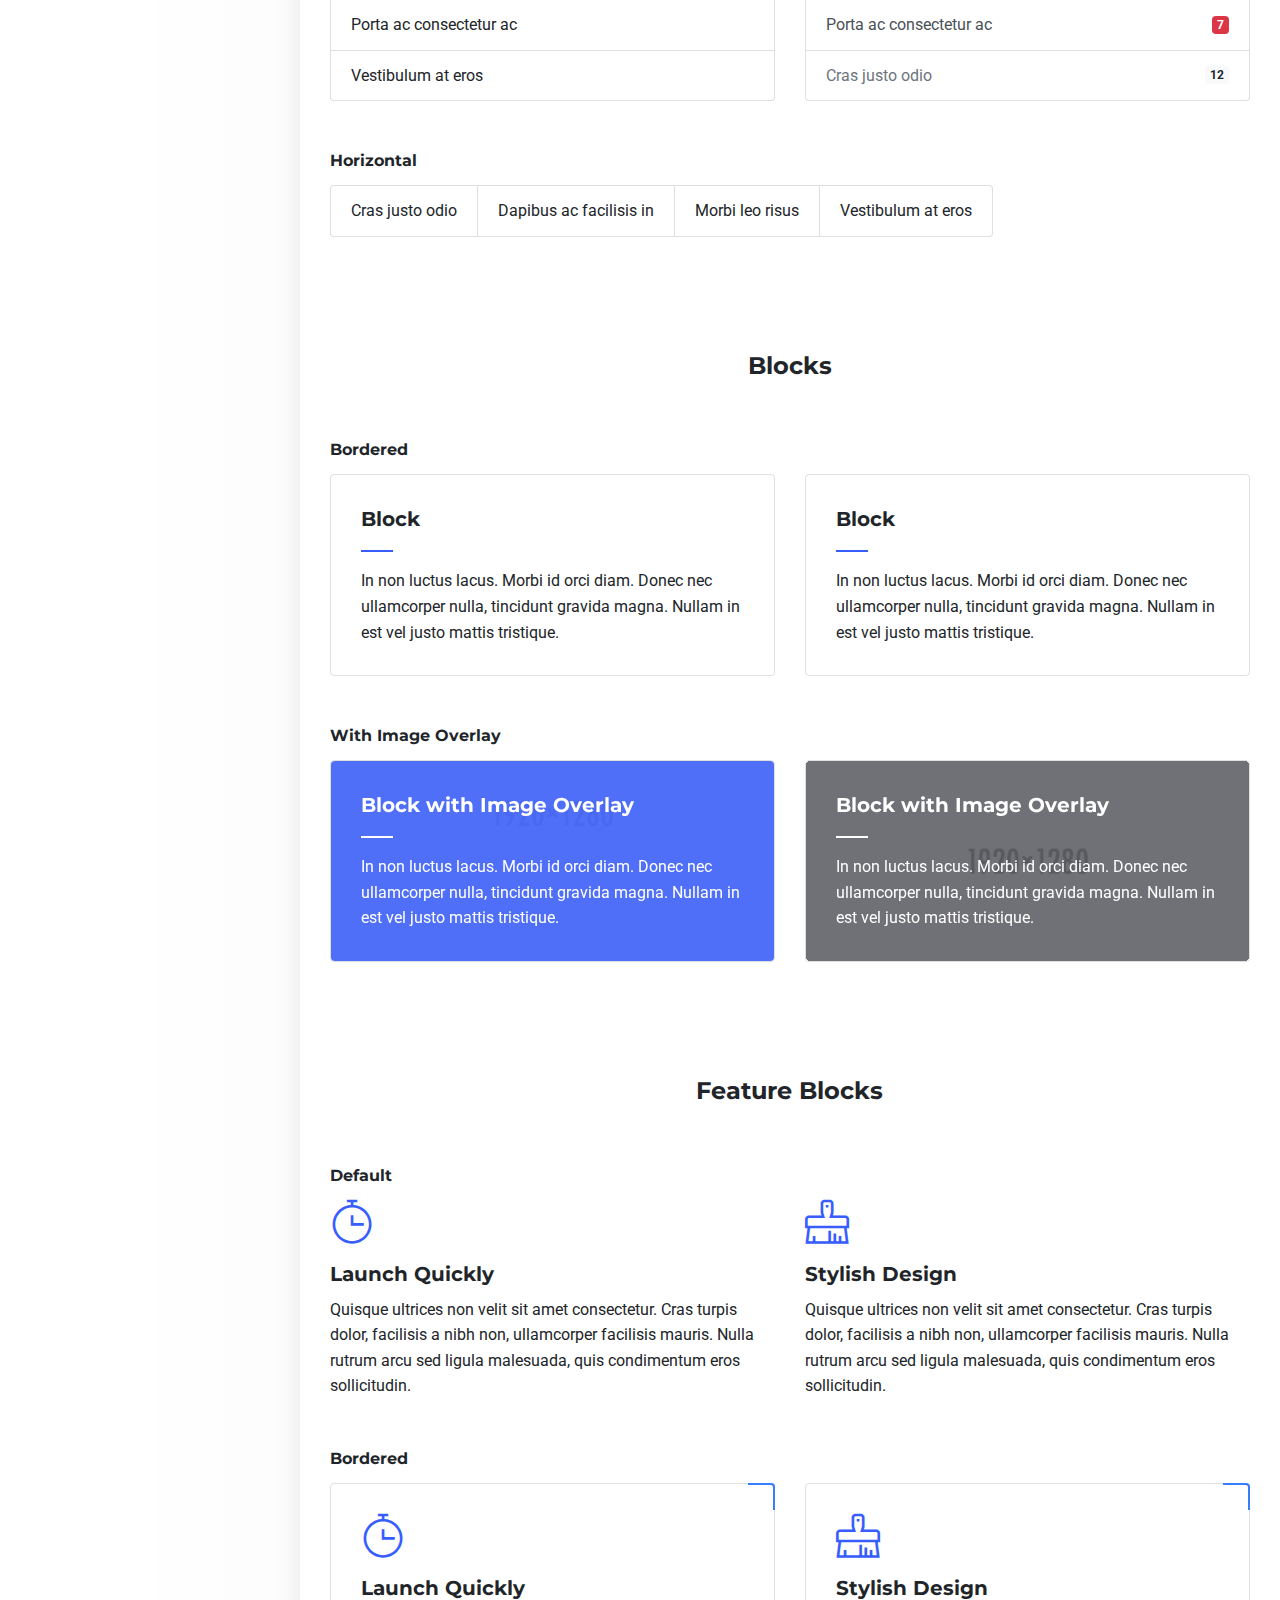
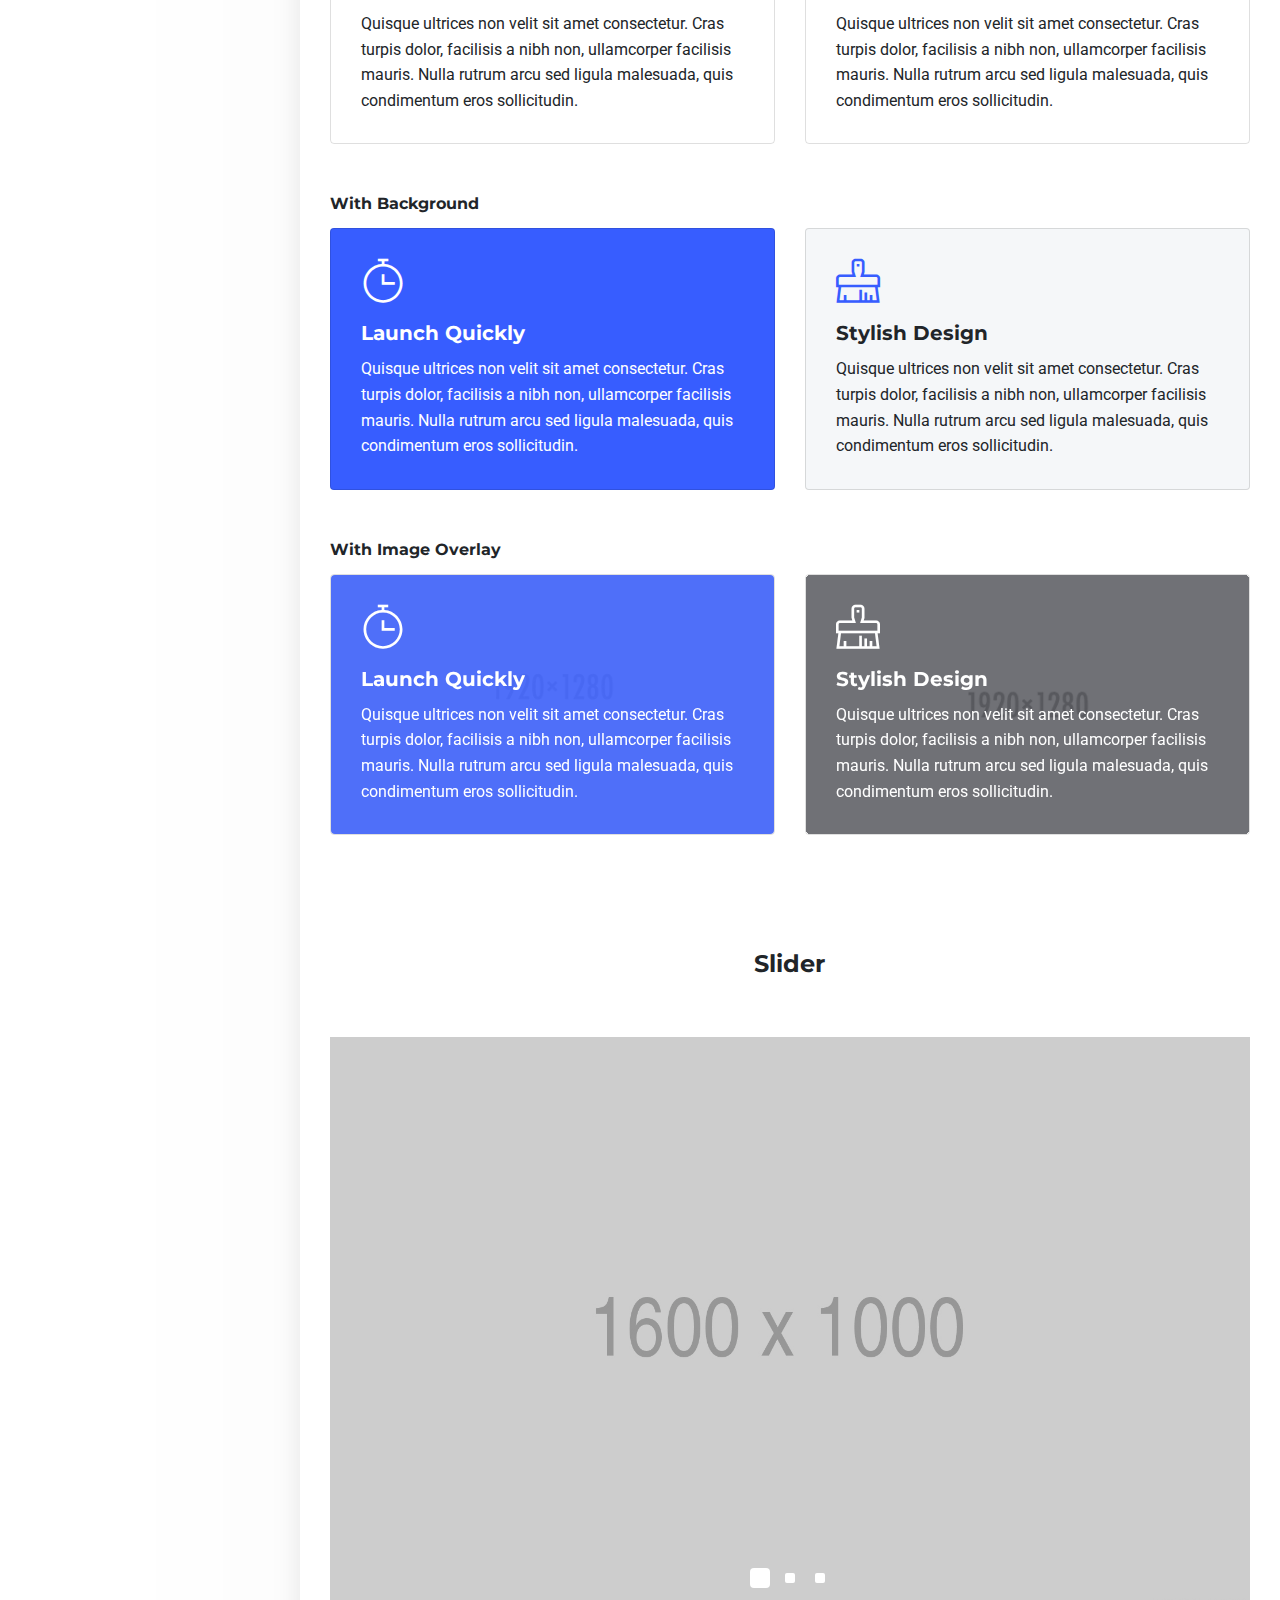
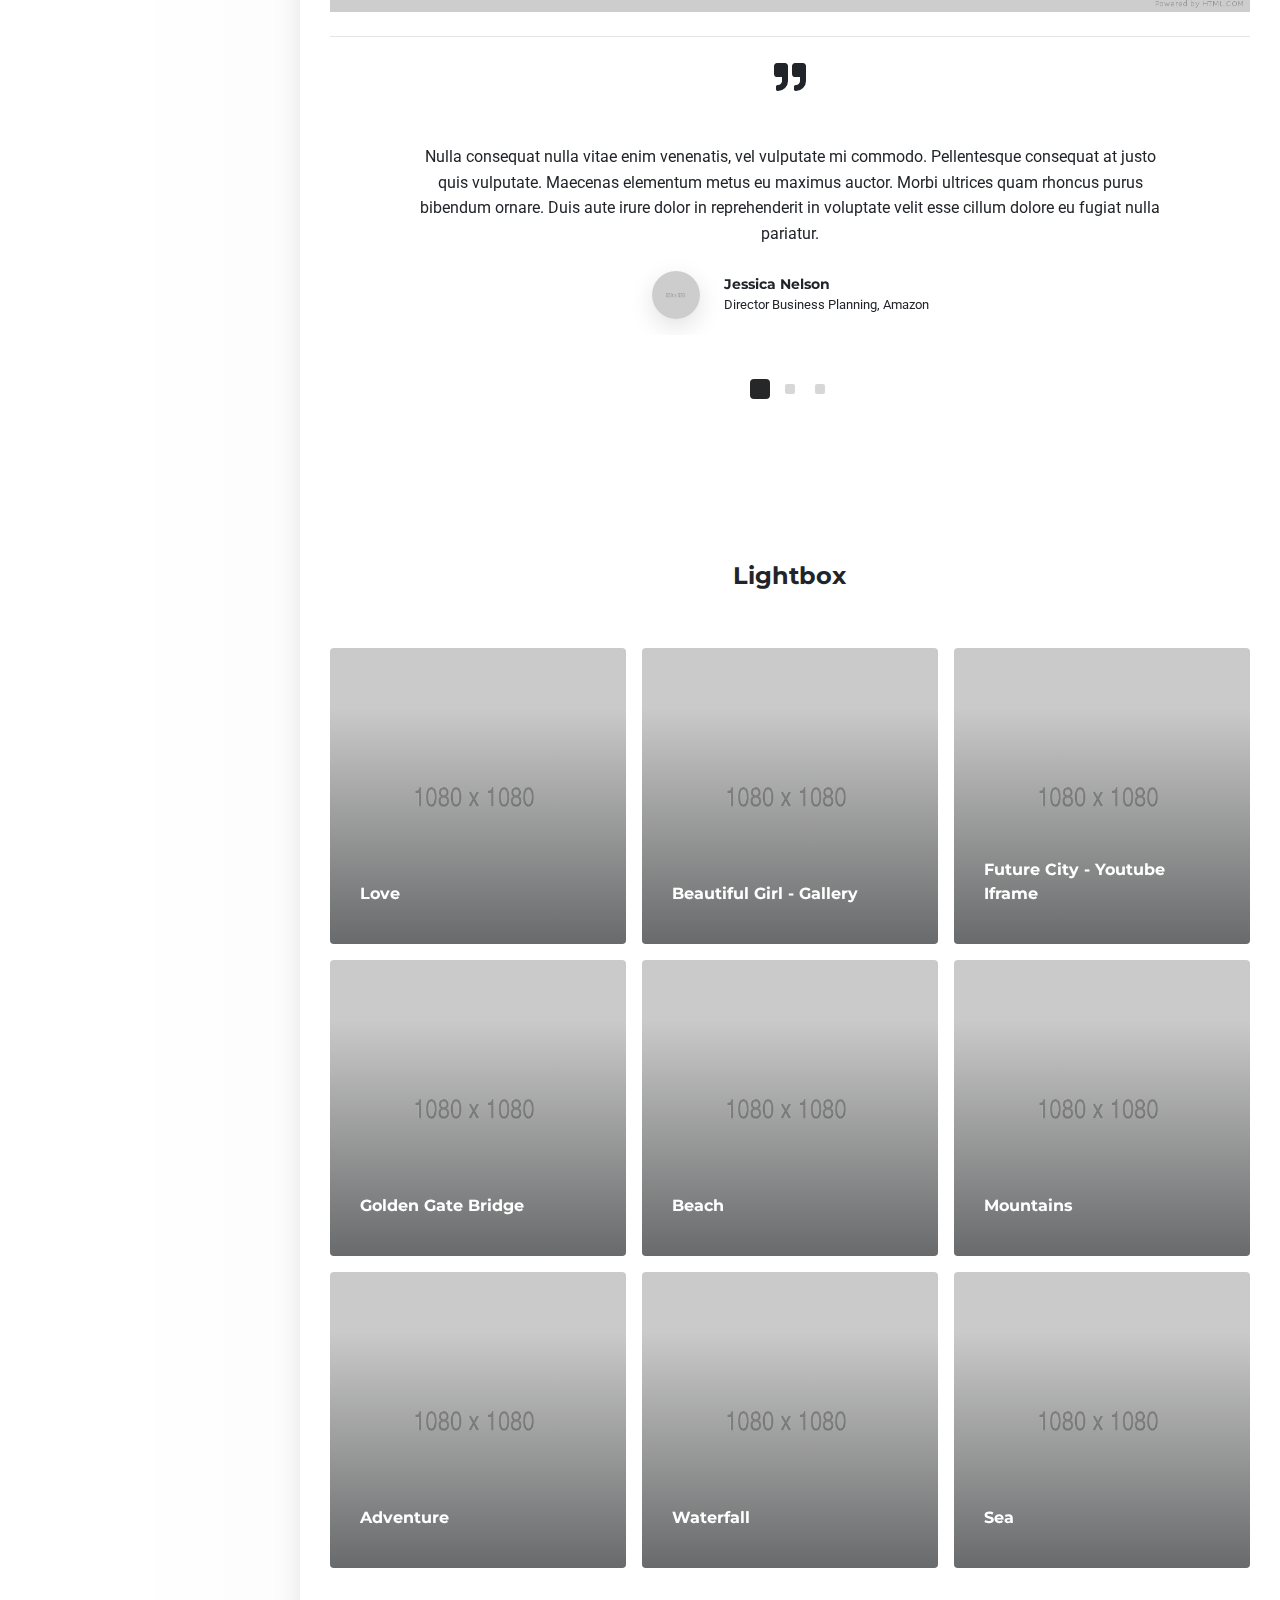
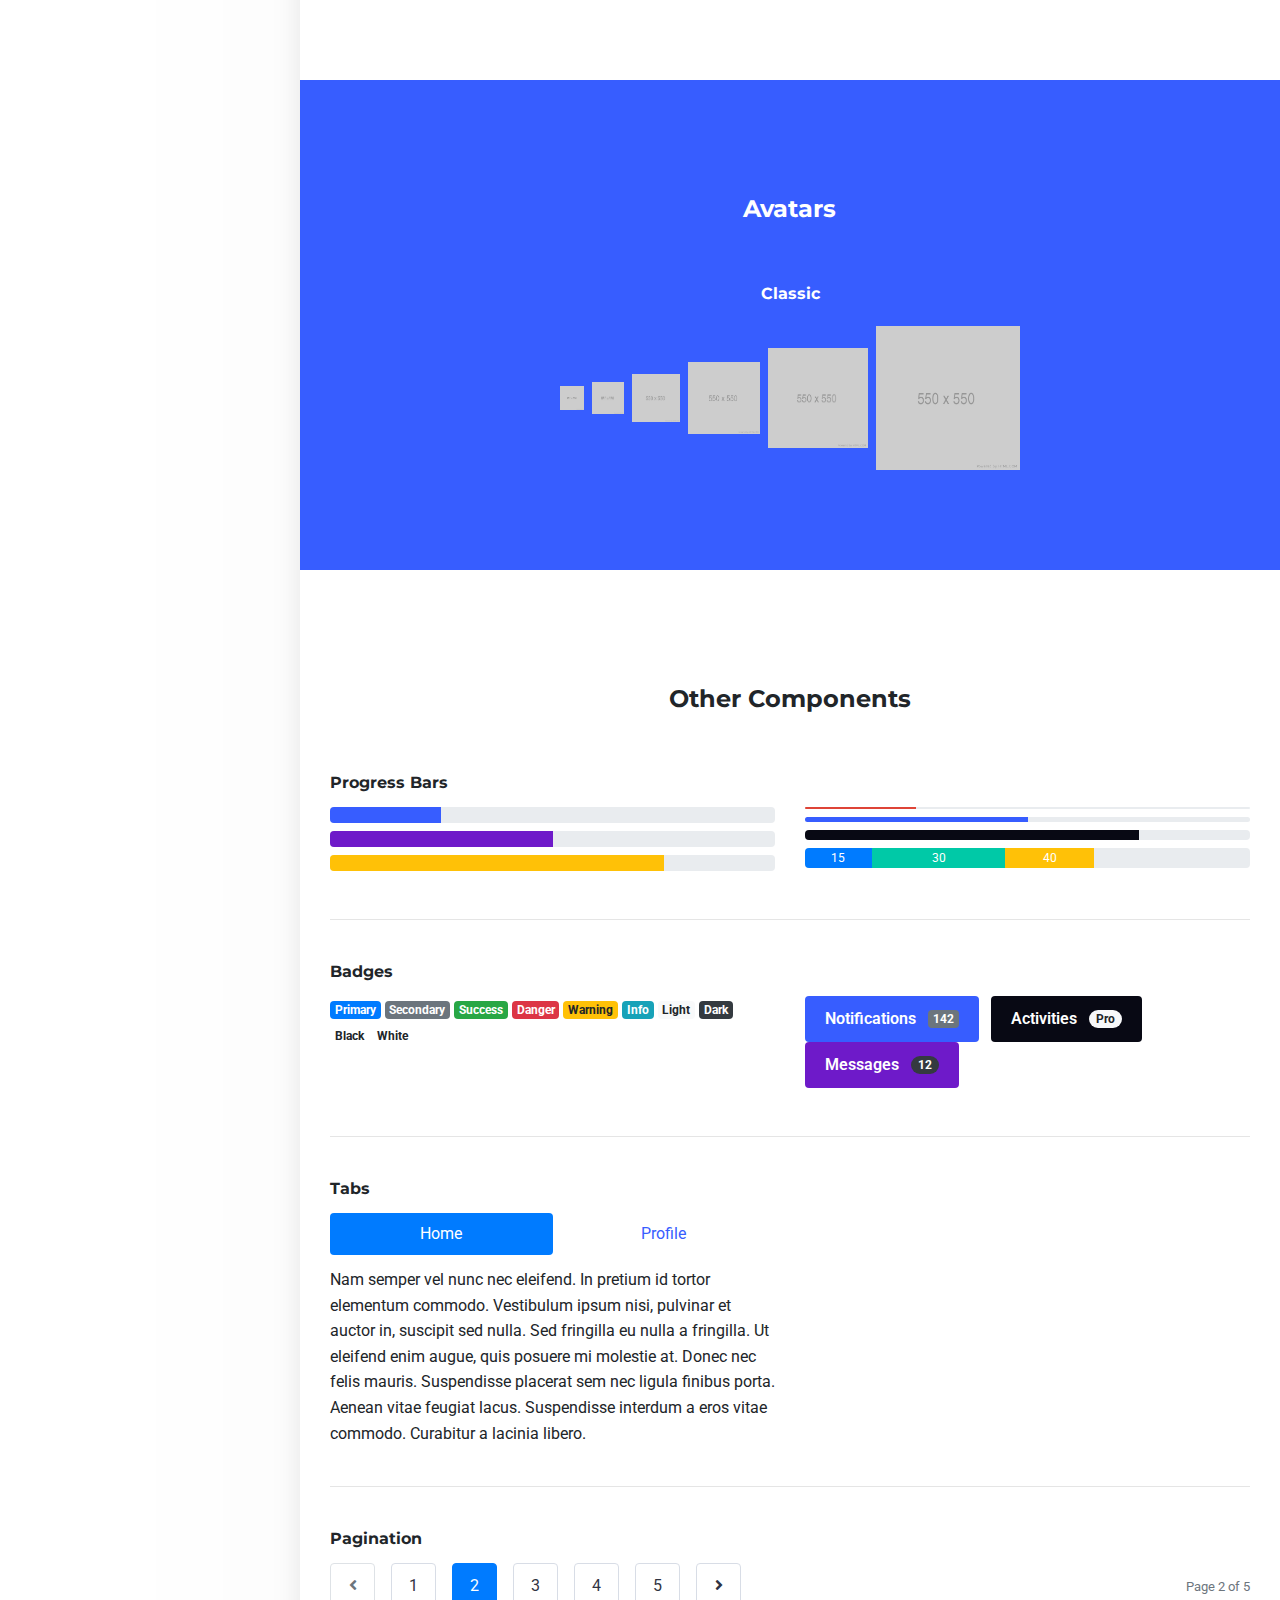
<file: ResumeProject/wwwroot/html/elements.html>
﻿<!DOCTYPE html>
<html lang="en">
	<head>

		<!-- Title -->
		<title>Elements | Malat - Responsive Personal / Portfolio / Resume Template</title>

		<!-- Required Meta Tags -->
		<meta charset="utf-8">
		<meta name="viewport" content="width=device-width, initial-scale=1, shrink-to-fit=no">
		<meta name="description" content="Personal Portfolio HTML Template based on Bootstrap by Erilisdesign">
		<meta name="author" content="Erilisdesign.com">

		<!-- Base CSS -->
		<link rel="stylesheet" href="assets/vendor/bootstrap/dist/css/bootstrap.min.css">
		<link rel="stylesheet" href="assets/css/style.css">
		<link rel="stylesheet" href="assets/css/utilities.css">

		<link rel="stylesheet" href="assets/css/custom.css">

		<!-- Libs CSS -->
		<link rel="stylesheet" href="assets/vendor/slick/slick.min.css" type="text/css">
		<link rel="stylesheet" href="assets/vendor/vegas/vegas.min.css" type="text/css">
		<link rel="stylesheet" href="assets/vendor/featherlight/featherlight.min.css" type="text/css">
		<link rel="stylesheet" href="assets/vendor/featherlight/featherlight.gallery.min.css" type="text/css">
		<link rel="stylesheet" href="assets/vendor/fontawesome/css/all.min.css" type="text/css">
		<link rel="stylesheet" href="assets/vendor/themify-icons/css/themify-icons.css" type="text/css">

		<!-- Fonts -->
		<link href="https://fonts.googleapis.com/css2?family=Montserrat:wght@300;400;500;600;700&family=Roboto:wght@300;400;500;700&display=swap" rel="stylesheet">

	</head>
	<body class="auto-hide-mobile-nav">

		<div id="preloader" class="preloader">
			<div class="loader-status">
				<div class="spinner"></div>
			</div>
		</div>

		<div class="site-container">

			<div id="top"></div>

			<!-- Mobile logo -->
			<a href="#" class="mobile-logo mobile-logo-light bg-primary">
				<span>Amanda Malat</span>
			</a>

			<!-- Navigation toggle -->
			<button type="button" id="navigation-toggle" class="nav-toggle nav-toggle-light bg-primary">
				<span></span>
			</button>

			<!-- Site header -->
			<header class="site-header bg-primary">
				<div class="header-inner">
					<div class="header-brand">
						<!-- Logo -->
						<a href="#" class="logo">
							<span>Amanda Malat</span>
							<span class="title-letter">A</span>
						</a>
					</div>
					<div class="nav-divider mb-8"></div>
					<nav class="site-nav">
						<ul id="navigation">
							<li>
								<a href="home-1-color-background.html#home" class="scrollto">Home</a>
							</li>
							<li>
								<a href="home-1-color-background.html#about" class="scrollto">About</a>
							</li>
							<li>
								<a href="home-1-color-background.html#services" class="scrollto">Services</a>
							</li>
							<li>
								<a href="home-1-color-background.html#portfolio" class="scrollto">Portfolio</a>
							</li>
							<li>
								<a href="home-1-color-background.html#news" class="scrollto">News</a>
							</li>
							<li>
								<a href="home-1-color-background.html#contact" class="scrollto">Contact</a>
							</li>
						</ul>
					</nav>
					<div class="nav-divider my-8"></div>
					<nav>
						<ul class="list-inline text-center">
							<li class="list-inline-item">
								<a class="btn btn-sm btn-icon btn-outline-white border-0 rounded-circle" href="#">
									<span class="btn-icon-inner fab fa-facebook-f"></span>
								</a>
							</li>
							<li class="list-inline-item">
								<a class="btn btn-sm btn-icon btn-outline-white border-0 rounded-circle" href="#">
									<span class="btn-icon-inner fab fa-instagram"></span>
								</a>
							</li>
							<li class="list-inline-item">
								<a class="btn btn-sm btn-icon btn-outline-white border-0 rounded-circle" href="#">
									<span class="btn-icon-inner fab fa-twitter"></span>
								</a>
							</li>
							<li class="list-inline-item">
								<a class="btn btn-sm btn-icon btn-outline-white border-0 rounded-circle" href="#">
									<span class="btn-icon-inner fab fa-pinterest"></span>
								</a>
							</li>
						</ul>
					</nav>
				</div>
			</header>

			<!-- Header overlay -->
			<div class="header-overlay">
				<div class="overlay-inner bg-dark opacity-80"></div>
			</div>

			<!-- Back to top button -->
			<button type="button" id="backtotop" class="btn btn-primary btn-icon">
				<span class="btn-icon-inner fas fa-angle-up"></span>
			</button>

			<!-- Page wrapper -->
			<div class="page-wrapper">
				<div id="page-cover" class="page-cover">
					<div class="page-cover-wrapper-fixed">
						<div class="page-cover-bg bg-light"></div>
						<div class="page-cover-wrap">

							<section class="d-flex minh-25rem">
								<div class="container align-self-center text-center">
									<div class="section-title h1 mb-3">
										<h1 class="mb-0">Elements</h1>
										<span class="title-letter">E</span>
									</div>
									<p class="lead">Create your new website with elements.</p>
								</div>
							</section>

						</div>
					</div>
				</div><!--end .page-cover -->

				<div class="page-content">

					<!-- Colors -->
					<section id="colors" class="pb-0">
						<div class="container">
							<div class="row mb-8">
								<div class="col-md-10 col-lg-8 mx-md-auto text-center">
									<h2 class="h3">Main Colors</h2>
								</div>
							</div>
							<div class="row">

								<div class="col-lg-3 text-center mb-5">
									<div class="bg-primary rounded mb-2" style="padding: 50px 25px;">
										<small class="text-white d-block">#377dff</small>
										<span class="text-white">.bg-primary</span>
									</div>
									<span class="text-primary">.text-primary</span>
								</div>

								<div class="col-lg-3 text-center mb-5">
									<div class="bg-secondary rounded mb-2" style="padding: 50px 25px;">
										<small class="text-white d-block">#6e1ac9</small>
										<span class="text-white">.bg-secondary</span>
									</div>
									<span class="text-secondary">.text-secondary</span>
								</div>

								<div class="col-lg-3 text-center mb-5">
									<div class="bg-success rounded mb-2" style="padding: 50px 25px;">
										<small class="text-white d-block">#00c9a7</small>
										<span class="text-white">.bg-success</span>
									</div>
									<span class="text-success">.text-success</span>
								</div>

								<div class="col-lg-3 text-center mb-5">
									<div class="bg-danger rounded mb-2" style="padding: 50px 25px;">
										<small class="text-white d-block">#de4437</small>
										<span class="text-white">.bg-danger</span>
									</div>
									<span class="text-danger">.text-danger</span>
								</div>

								<div class="col-lg-3 text-center mb-5">
									<div class="bg-warning rounded mb-2" style="padding: 50px 25px;">
										<small class="text-white d-block">#ffc107</small>
										<span class="text-white">.bg-warning</span>
									</div>
									<span class="text-warning">.text-warning</span>
								</div>

								<div class="col-lg-3 text-center mb-5">
									<div class="bg-info rounded mb-2" style="padding: 50px 25px;">
										<small class="text-white d-block">#00dffc</small>
										<span class="text-white">.bg-info</span>
									</div>
									<span class="text-info">.text-info</span>
								</div>

								<div class="col-lg-3 text-center mb-5">
									<div class="bg-dark rounded mb-2" style="padding: 50px 25px;">
										<small class="text-white d-block">#1e2022</small>
										<span class="text-white">.bg-dark</span>
									</div>
									<span class="text-dark">.text-dark</span>
								</div>

								<div class="col-lg-3 text-center mb-5">
									<div class="bg-black rounded mb-2" style="padding: 50px 25px;">
										<small class="text-white d-block">#000000</small>
										<span class="text-white">.bg-black</span>
									</div>
									<span class="text-black">.text-black</span>
								</div>

								<div class="col-lg-3 text-center mb-5">
									<div class="bg-light rounded mb-2" style="padding: 50px 25px;">
										<small class="text-dark d-block">#f8fafd</small>
										<span class="text-dark">.bg-light</span>
									</div>
									<span class="text-light bg-dark">.text-light</span>
								</div>

								<div class="col-lg-3 text-center mb-5">
									<div class="bg-white shadow rounded mb-2" style="padding: 50px 25px;">
										<small class="text-dark d-block">#ffffff</small>
										<span class="text-dark">.bg-white</span>
									</div>
									<span class="text-white bg-dark">.text-white</span>
								</div>

							</div>
						</div>
					</section>

					<!-- Typography -->
					<section id="typography" class="pb-0">
						<div class="container">
							<div class="row mb-8">
								<div class="col-md-10 col-lg-8 mx-md-auto text-center">
									<h2 class="h3">Typography</h2>
								</div>
							</div>

							<div class="row mb-8">
								<div class="col-lg-6">
									<h3 class="h5 mb-3">Classic headings</h3>
									<h1>h1. Heading 1</h1>
									<h2>h2. Heading 2</h2>
									<h3>h3. Heading 3</h3>
									<h4>h4. Heading 4</h4>
									<h5>h5. Heading 5</h5>
									<h6>h6. Heading 6</h6>
								</div>
								<div class="col-lg-6">
									<h3 class="h5 mb-3">Uppercase headings</h3>
									<h1 class="heading-uppercase">h1. Heading 1</h1>
									<h2 class="heading-uppercase">h2. Heading 2</h2>
									<h3 class="heading-uppercase">h3. Heading 3</h3>
									<h4 class="heading-uppercase">h4. Heading 4</h4>
									<h5 class="heading-uppercase">h5. Heading 5</h5>
									<h6 class="heading-uppercase">h6. Heading 6</h6>
								</div>
							</div>

							<hr class="my-5"/>

							<h3 class="h5 mb-3">Standard paragraph</h3>
							<p class="mb-5">Nullam scelerisque enim in sem molestie, non finibus eros tristique. Etiam lobortis imperdiet vehicula. In ut neque arcu. Praesent mollis mauris quis mauris mollis egestas. Suspendisse sit amet nulla vel sem varius semper et nec nisl. Sed quis sollicitudin dolor. Etiam lorem orci, suscipit gravida risus id, eleifend egestas magna. Donec aliquet nisl purus, ut ullamcorper metus porttitor ut. Praesent a ullamcorper dolor. Curabitur sollicitudin magna eget porta egestas. Sed pharetra ornare orci euismod malesuada. Quisque at finibus lectus, ac pretium ex.</p>

							<h3 class="h5 mb-3">Lead paragraph</h3>
							<p class="lead mb-5">Fusce pretium, elit ut tincidunt fermentum, neque nisi tristique arcu, id viverra lacus tortor sed orci. Integer eu pharetra lacus. Donec venenatis orci id dui vestibulum, vel hendrerit arcu scelerisque.</p>

							<hr class="my-5"/>

							<h3 class="h5 mb-3">Heading with letter</h3>
							<div class="row mb-8">
								<div class="col-lg-6 mb-5 mb-lg-0">
									<div class="section-title h1 mb-5">
										<h1 class="mb-0">H1. Heading 1</h1>
										<span class="title-letter">H</span>
									</div>
									<div class="section-title h2 mb-5">
										<h2 class="mb-0">H2. Heading 1</h2>
										<span class="title-letter">H</span>
									</div>
									<div class="section-title h3 mb-5">
										<h3 class="mb-0">H3. Heading 1</h3>
										<span class="title-letter">H</span>
									</div>
									<div class="section-title h4 mb-5">
										<h4 class="mb-0">H4. Heading 1</h4>
										<span class="title-letter">H</span>
									</div>
									<div class="section-title h5 mb-5">
										<h5 class="mb-0">H5. Heading 1</h5>
										<span class="title-letter">H</span>
									</div>
									<div class="section-title h6">
										<h6 class="mb-0">H6. Heading 1</h6>
										<span class="title-letter">H</span>
									</div>
								</div>
								<div class="col-lg-6">
									<div class="section-title h1 text-center mb-5">
										<h1 class="mb-0">H1. Heading 1</h1>
										<span class="title-letter">H</span>
									</div>
									<div class="section-title h2 text-center mb-8">
										<h2 class="mb-0">H2. Heading 1</h2>
										<span class="title-letter">H</span>
									</div>
									<div class="section-title h3 text-center mb-5">
										<h3 class="mb-0">H3. Heading 1</h3>
										<span class="title-letter">H</span>
									</div>
									<div class="section-title h4 text-center mb-5">
										<h4 class="mb-0">H4. Heading 1</h4>
										<span class="title-letter">H</span>
									</div>
									<div class="section-title h5 text-center mb-5">
										<h5 class="mb-0">H5. Heading 1</h5>
										<span class="title-letter">H</span>
									</div>
									<div class="section-title h6 text-center">
										<h6 class="mb-0">H6. Heading 1</h6>
										<span class="title-letter">H</span>
									</div>
								</div>
							</div>

							<hr class="my-5"/>

							<h3 class="h5 mb-3">Blockquotes</h3>
							<blockquote class="blockquote">
								<p>Lorem ipsum dolor sit amet, consectetur adipiscing elit. Integer posuere erat a ante.</p>
								<footer class="blockquote-footer">User feedback</footer>
							</blockquote>

							<blockquote class="blockquote text-center">
								<p>Lorem ipsum dolor sit amet, consectetur adipiscing elit. Integer posuere erat a ante.</p>
								<footer class="blockquote-footer">User feedback</footer>
							</blockquote>

							<blockquote class="blockquote text-right">
								<p>Lorem ipsum dolor sit amet, consectetur adipiscing elit. Integer posuere erat a ante.</p>
								<footer class="blockquote-footer">User feedback</footer>
							</blockquote>

							<hr class="my-5"/>

							<div class="row mb-8">
								<div class="col-lg-6 mb-5 mb-lg-0">
									<h3 class="h5 mb-3">Disc List</h3>
									<ul class="list-disc">
										<li>What is Malat ?</li>
										<li>What are Sections ?</li>
										<li>How can I leave comments on posts ?</li>
										<li>How to create a new page ?</li>
										<li>How to Integrate with MailChimp</li>
										<li>How to change thank you message depending on the language used ?</li>
									</ul>
								</div>
								<div class="col-lg-6">
									<h3 class="h5 mb-3">Decimal List</h3>
									<ul class="list-decimal">
										<li>What is Malat ?</li>
										<li>What are Sections ?</li>
										<li>How can I leave comments on posts ?</li>
										<li>How to create a new page ?</li>
										<li>How to Integrate with MailChimp</li>
										<li>How to change thank you message depending on the language used ?</li>
									</ul>
								</div>
							</div>

							<div class="row mb-8">
								<div class="col-lg-4 mb-5 mb-lg-0">
									<h3 class="h5 mb-3">Lower Alpha List</h3>
									<ul class="list-loweralpha">
										<li>What is Malat ?</li>
										<li>What are Sections ?</li>
										<li>How can I leave comments on posts ?</li>
										<li>How to create a new page ?</li>
										<li>How to Integrate with MailChimp</li>
										<li>How to change thank you message depending on the language used ?</li>
									</ul>
								</div>
								<div class="col-lg-4 mb-5 mb-lg-0">
									<h3 class="h5 mb-3">Upper Alpha List</h3>
									<ul class="list-upperalpha">
										<li>What is Malat ?</li>
										<li>What are Sections ?</li>
										<li>How can I leave comments on posts ?</li>
										<li>How to create a new page ?</li>
										<li>How to Integrate with MailChimp</li>
										<li>How to change thank you message depending on the language used ?</li>
									</ul>
								</div>
								<div class="col-lg-4">
									<h3 class="h5 mb-3">Unstyled</h3>
									<ul class="list-unstyled">
										<li>What is Malat ?</li>
										<li>What are Sections ?</li>
										<li>How can I leave comments on posts ?</li>
										<li>How to create a new page ?</li>
										<li>How to Integrate with MailChimp</li>
										<li>How to change thank you message depending on the language used ?</li>
									</ul>
								</div>
							</div>

							<hr class="my-5"/>

							<h3 class="h5 mb-3">Description list alignment</h3>
							<dl class="row">
								<dt class="col-sm-3">Description lists</dt>
								<dd class="col-sm-9">A description list is perfect for defining terms.</dd>

								<dt class="col-sm-3">Euismod</dt>
								<dd class="col-sm-9">
									<p>Vestibulum id ligula porta felis euismod semper eget lacinia odio sem nec elit.</p>
									<p>Donec id elit non mi porta gravida at eget metus.</p>
								</dd>

								<dt class="col-sm-3">Malesuada porta</dt>
								<dd class="col-sm-9">Etiam porta sem malesuada magna mollis euismod.</dd>

								<dt class="col-sm-3 text-truncate">Truncated term is truncated</dt>
								<dd class="col-sm-9">Fusce dapibus, tellus ac cursus commodo, tortor mauris condimentum nibh, ut fermentum massa justo sit amet risus.</dd>

								<dt class="col-sm-3">Nesting</dt>
								<dd class="col-sm-9">
									<dl class="row">
										<dt class="col-sm-4">Nested definition list</dt>
										<dd class="col-sm-8">Aenean posuere, tortor sed cursus feugiat, nunc augue blandit nunc.</dd>
									</dl>
								</dd>
							</dl>
						</div>
					</section>

					<!-- Buttons -->
					<section id="buttons" class="pb-0">
						<div class="container">
							<div class="row mb-8">
								<div class="col-md-10 col-lg-8 mx-md-auto text-center">
									<h2 class="h3">Buttons</h2>
								</div>
							</div>

							<!-- Border Radius -->
							<div class="mb-5">
							<h3 class="h6 mb-3">Border Radius</h3>
								<button type="button" class="btn btn-primary mb-2 mr-2">Default</button>
								<button type="button" class="btn btn-primary rounded-0 mb-2 mr-2">Square</button>
								<button type="button" class="btn btn-primary btn-pill mb-2 mr-2">Pilled</button>
							</div>

							<!-- Types with Icons -->
							<div class="mb-5">
								<h3 class="h6 mb-3">Types with Icons</h3>
								<button type="button" class="btn btn-primary mb-2 mr-2">
									<i class="fab fa-facebook-messenger mr-1"></i> Default
								</button>
								<button type="button" class="btn btn-primary rounded-0 mb-2 mr-2">
									<i class="fab fa-facebook-messenger mr-1"></i> Square
								</button>
								<button type="button" class="btn btn-primary btn-pill mb-2 mr-2">
									<i class="fab fa-facebook-messenger mr-1"></i> Pilled
								</button>
								<button type="button" class="btn btn-primary btn-icon mb-2 mr-2">
									<i class="fab fa-facebook-messenger"></i>
								</button>
								<button type="button" class="btn btn-primary btn-icon rounded-circle mb-2 mr-2">
									<i class="fab fa-facebook-messenger"></i>
								</button>
							</div>

							<!-- Sizes -->
							<div class="mb-5">
								<h3 class="h6 mb-3">Sizes</h3>
								<span class="mr-5">
									<button type="button" class="btn btn-sm btn-primary mb-2 mr-2">Small</button>
									<button type="button" class="btn btn-primary mb-2 mr-2">Regular</button>
									<button type="button" class="btn btn-lg btn-primary mb-2 mr-2">Large</button>
								</span>

								<span class="mr-5">
									<button type="button" class="btn btn-sm btn-primary btn-icon mb-2 mr-2">
										<i class="fab fa-facebook-messenger"></i>
									</button>
									<button type="button" class="btn btn-primary btn-icon mb-2 mr-2">
										<i class="fab fa-facebook-messenger"></i>
									</button>
									<button type="button" class="btn btn-lg btn-primary btn-icon mb-2 mr-2">
										<i class="fab fa-facebook-messenger"></i>
									</button>
								</span>

								<span class="mr-5">
									<button type="button" class="btn btn-sm btn-primary btn-icon rounded-circle mb-2 mr-2">
										<i class="fab fa-facebook-messenger"></i>
									</button>
									<button type="button" class="btn btn-primary btn-icon rounded-circle mb-2 mr-2">
										<i class="fab fa-facebook-messenger"></i>
									</button>
									<button type="button" class="btn btn-lg btn-primary btn-icon rounded-circle mb-2 mr-2">
										<i class="fab fa-facebook-messenger"></i>
									</button>
								</span>
							</div>

							<!-- Colors -->
							<div class="mb-5">
								<h3 class="h6 mb-3">Colors</h3>
								<button type="button" class="btn btn-primary mb-2 mr-2">Primary</button>
								<button type="button" class="btn btn-secondary mb-2 mr-2">Secondary</button>
								<button type="button" class="btn btn-success mb-2 mr-2">Success</button>
								<button type="button" class="btn btn-danger mb-2 mr-2">Danger</button>
								<button type="button" class="btn btn-warning mb-2 mr-2">Warning</button>
								<button type="button" class="btn btn-info mb-2 mr-2">Info</button>
								<button type="button" class="btn btn-light mb-2 mr-2">Light</button>
								<button type="button" class="btn btn-dark mb-2 mr-2">Dark</button>
								<button type="button" class="btn btn-black mb-2 mr-2">Black</button>
								<button type="button" class="btn btn-link mb-2 mr-2">Link</button>
							</div>

							<!-- Shadow -->
							<div class="mb-5">
								<h3 class="h6 mb-3">Shadow</h3>
								<button type="button" class="btn btn-primary btn-shadow mb-2 mr-2">Primary</button>
								<button type="button" class="btn btn-secondary btn-shadow mb-2 mr-2">Secondary</button>
								<button type="button" class="btn btn-success btn-shadow mb-2 mr-2">Success</button>
								<button type="button" class="btn btn-danger btn-shadow mb-2 mr-2">Danger</button>
								<button type="button" class="btn btn-warning btn-shadow mb-2 mr-2">Warning</button>
								<button type="button" class="btn btn-info btn-shadow mb-2 mr-2">Info</button>
								<button type="button" class="btn btn-light btn-shadow mb-2 mr-2">Light</button>
								<button type="button" class="btn btn-dark btn-shadow mb-2 mr-2">Dark</button>
								<button type="button" class="btn btn-black btn-shadow mb-2 mr-2">Black</button>
							</div>

							<!-- Outline -->
							<div class="mb-5">
								<h3 class="h6 mb-3">Outline</h3>
								<button type="button" class="btn btn-outline-primary mb-2 mr-2">Primary</button>
								<button type="button" class="btn btn-outline-secondary mb-2 mr-2">Secondary</button>
								<button type="button" class="btn btn-outline-success mb-2 mr-2">Success</button>
								<button type="button" class="btn btn-outline-danger mb-2 mr-2">Danger</button>
								<button type="button" class="btn btn-outline-warning mb-2 mr-2">Warning</button>
								<button type="button" class="btn btn-outline-info mb-2 mr-2">Info</button>
								<button type="button" class="btn btn-outline-light mb-2 mr-2">Light</button>
								<button type="button" class="btn btn-outline-dark mb-2 mr-2">Dark</button>
								<button type="button" class="btn btn-outline-black mb-2 mr-2">Black</button>
							</div>

							<!-- Alternative -->
							<div class="mb-5">
								<h3 class="h6 mb-3">Alternative</h3>
								<button type="button" class="btn btn-alternative btn-alternative-primary mb-2 mr-2">Primary</button>
								<button type="button" class="btn btn-alternative btn-alternative-secondary mb-2 mr-2">Secondary</button>
								<button type="button" class="btn btn-alternative btn-alternative-success mb-2 mr-2">Success</button>
								<button type="button" class="btn btn-alternative btn-alternative-danger mb-2 mr-2">Danger</button>
								<button type="button" class="btn btn-alternative btn-alternative-warning mb-2 mr-2">Warning</button>
								<button type="button" class="btn btn-alternative btn-alternative-info mb-2 mr-2">Info</button>
								<button type="button" class="btn btn-alternative btn-alternative-light mb-2 mr-2">Light</button>
								<button type="button" class="btn btn-alternative btn-alternative-dark mb-2 mr-2">Dark</button>
								<button type="button" class="btn btn-alternative btn-alternative-black mb-2 mr-2">Black</button>
							</div>

							<!-- Block -->
							<div>
								<h3 class="h6 mb-3">Block</h3>
								<div class="row">
									<div class="col-lg-6 mb-2 mb-lg-0">
										<button type="button" class="btn btn-block btn-sm btn-primary">Small</button>
										<button type="button" class="btn btn-block btn-primary">Default</button>
										<button type="button" class="btn btn-block btn-lg btn-primary">Large</button>
									</div>

									<div class="col-lg-6">
										<button type="button" class="btn btn-block btn-sm btn-outline-primary">Small</button>
										<button type="button" class="btn btn-block btn-outline-primary">Default</button>
										<button type="button" class="btn btn-block btn-lg btn-outline-primary">Large</button>
									</div>
								</div>
							</div>
						</div>
					</section>

					<!-- Alerts -->
					<section id="alerts" class="pb-0">
						<div class="container">
							<div class="row mb-8">
								<div class="col-md-10 col-lg-8 mx-md-auto text-center">
									<h2 class="h3">Alerts</h2>
								</div>
							</div>

							<!-- Alert Primary -->
							<div class="alert alert-primary alert-dismissible fade show" role="alert">
								<i class="fas fa-peace mr-2"></i> This is a primary alert — check it out!

								<button type="button" class="close" data-dismiss="alert" aria-label="Close">
									<span aria-hidden="true">&times;</span>
								</button>
							</div>

							<!-- Alert Secondary -->
							<div class="alert alert-secondary alert-dismissible fade show" role="alert">
								<i class="fas fa-thumbs-up mr-2"></i> This is a secondary alert — check it out!

								<button type="button" class="close" data-dismiss="alert" aria-label="Close">
									<span aria-hidden="true">&times;</span>
								</button>
							</div>

							<!-- Alert Danger -->
							<div class="alert alert-danger alert-dismissible fade show" role="alert">
								<i class="fas fa-hand-pointer mr-2"></i> This is a danger alert — check it out!

								<button type="button" class="close" data-dismiss="alert" aria-label="Close">
									<span aria-hidden="true">&times;</span>
								</button>
							</div>

							<!-- Alert Dark -->
							<div class="alert alert-dark alert-dismissible fade show" role="alert">
								<i class="fas fa-handshake mr-2"></i> This is a dark alert — check it out!

								<button type="button" class="close" data-dismiss="alert" aria-label="Close">
									<span aria-hidden="true">&times;</span>
								</button>
							</div>
						</div>

						<div class="container">
							<hr class="my-5">
						</div>

						<div class="container mb-4">
							<h3 class="h5 mb-1">Full Width</h3>
							<p>Use <code>.rounded-0</code> class to <code>.alert</code> in full width mode to remove border radius.</p>
						</div>

						<!-- Alert Success -->
						<div class="alert alert-success rounded-0 alert-dismissible fade show" role="alert">
							<div class="container position-relative px-5">
								<i class="fas fa-check-circle mr-2"></i> This is a success alert — check it out!

								<button type="button" class="close p-0" data-dismiss="alert" aria-label="Close">
									<span aria-hidden="true">&times;</span>
								</button>
							</div>
						</div>

						<!-- Alert Danger -->
						<div class="alert alert-danger rounded-0 alert-dismissible fade show" role="alert">
							<div class="container position-relative px-5">
								<i class="fas fa-minus-circle mr-2"></i> This is a danger alert — check it out!

								<button type="button" class="close p-0" data-dismiss="alert" aria-label="Close">
									<span aria-hidden="true">&times;</span>
								</button>
							</div>
						</div>

						<!-- Alert Warning -->
						<div class="alert alert-warning rounded-0 alert-dismissible fade show" role="alert">
							<div class="container position-relative px-5">
								<i class="fas fa-exclamation-triangle mr-2"></i> This is a warning alert — check it out!

								<button type="button" class="close p-0" data-dismiss="alert" aria-label="Close">
									<span aria-hidden="true">&times;</span>
								</button>
							</div>
						</div>

						<!-- Alert Info -->
						<div class="alert alert-info rounded-0 alert-dismissible fade show" role="alert">
							<div class="container position-relative px-5">
								<i class="fas fa-info-circle mr-2"></i> This is a info alert — check it out!

								<button type="button" class="close p-0" data-dismiss="alert" aria-label="Close">
									<span aria-hidden="true">&times;</span>
								</button>
							</div>
						</div>
					</section>

					<!-- Callout -->
					<section id="callout" class="pb-0">
						<div class="container">
							<div class="row mb-8">
								<div class="col-md-10 col-lg-8 mx-md-auto text-center">
									<h2 class="h3">Callout</h2>
								</div>
							</div>

							<!-- Callout - Primary -->
							<div class="callout callout-primary mb-5">
								<h4 class="h5">Primary</h4>
								<p class="mb-0">Mauris eu massa libero. Curabitur malesuada molestie lorem sit amet vulputate. Nulla facilisi. Vivamus non lorem at sem hendrerit maximus a eu erat. Integer imperdiet dui et sapien accumsan, scelerisque suscipit erat finibus.</p>
							</div>

							<!-- Callout - Info -->
							<div class="callout callout-info mb-5">
								<h4 class="h5">Info</h4>
								<p class="mb-0">Mauris eu massa libero. Curabitur malesuada molestie lorem sit amet vulputate. Nulla facilisi. Vivamus non lorem at sem hendrerit maximus a eu erat. Integer imperdiet dui et sapien accumsan, scelerisque suscipit erat finibus.</p>
							</div>

							<!-- Callout - Danger -->
							<div class="callout callout-danger mb-5">
								<h4 class="h5">Danger</h4>
								<p class="mb-0">Mauris eu massa libero. Curabitur malesuada molestie lorem sit amet vulputate. Nulla facilisi. Vivamus non lorem at sem hendrerit maximus a eu erat. Integer imperdiet dui et sapien accumsan, scelerisque suscipit erat finibus.</p>
							</div>

							<!-- Callout - Warning -->
							<div class="callout callout-warning mb-5">
								<h4 class="h5">Warning</h4>
								<p class="mb-0">Mauris eu massa libero. Curabitur malesuada molestie lorem sit amet vulputate. Nulla facilisi. Vivamus non lorem at sem hendrerit maximus a eu erat. Integer imperdiet dui et sapien accumsan, scelerisque suscipit erat finibus.</p>
							</div>
						</div>
					</section>

					<!-- Modals -->
					<section id="modals" class="pb-0">
						<div class="container">
							<div class="row mb-8">
								<div class="col-md-10 col-lg-8 mx-md-auto text-center">
									<h2 class="h3">Bootstrap Modals</h2>
								</div>
							</div>

							<div class="row">
								<div class="col-md-6 mb-5 mb-md-0">
									<h3 class="h5 mb-3">Modal Types Positions</h3>

									<a class="btn btn-primary" data-toggle="modal" href="#modalBasic">Basic modal</a>

									<a class="btn btn-secondary" data-toggle="modal" href="#modalCenter">Vertically centered modal</a>

									<a class="btn btn-dark" data-toggle="modal" href="#modalLong">Scrolling long content</a>
								</div>

								<div class="col-md-6">
									<h3 class="h5 mb-3">Modal Sizes</h3>

									<a class="btn btn-danger" data-toggle="modal" href=".bd-example-modal-sm">Small size</a>

									<a class="btn btn-success" data-toggle="modal" href=".bd-example-modal-lg">Large size</a>
								</div>
							</div>
						</div>
					</section>

					<!-- Tooltips & Popovers -->
					<section id="tooltips-popovers" class="pb-0">
						<div class="container">
							<div class="row mb-8">
								<div class="col-md-10 col-lg-8 mx-md-auto text-center">
									<h2 class="h3">Tooltips Popovers</h2>
								</div>
							</div>

							<h3 class="h5 mb-3">Tooltip</h3>
							<div class="row">
								<div class="col-6 col-md-4 col-lg-3 mb-3 mb-lg-0">
									<button type="button" class="btn btn-primary" data-toggle="tooltip" data-placement="top" title="Tooltip on top">
										Tooltip on top
									</button>
								</div>

								<div class="col-6 col-md-4 col-lg-3 mb-3 mb-lg-0">
									<button type="button" class="btn btn-primary" data-toggle="tooltip" data-placement="right" title="Tooltip on right">
										Tooltip on right
									</button>
								</div>

								<div class="col-6 col-md-4 col-lg-3 mb-3 mb-lg-0">
									<button type="button" class="btn btn-primary" data-toggle="tooltip" data-placement="bottom" title="Tooltip on bottom">
										Tooltip on bottom
									</button>
								</div>

								<div class="col-6 col-md-4 col-lg-3">
									<button type="button" class="btn btn-primary" data-toggle="tooltip" data-placement="left" title="Tooltip on left">
										Tooltip on left
									</button>
								</div>
							</div>

							<hr class="my-5">

							<h3 class="h5 mb-3">Popovers</h3>
							<div class="row">
								<div class="col-6 col-lg-3 mb-3 mb-lg-0">
									<button type="button" class="btn btn-primary" tabindex="0"
									data-toggle="popover"
									data-trigger="focus"
									data-container="body"
									data-placement="top"
									title="Popover on top"
									data-content="Nullam faucibus suscipit ex, ut efficitur elit iaculis et.">
										Popover on top
									</button>
								</div>

								<div class="col-6 col-lg-3 mb-3 mb-lg-0">
									<button type="button" class="btn btn-primary" tabindex="0"
									data-toggle="popover"
									data-trigger="focus"
									data-container="body"
									data-placement="right"
									title="Popover on right"
									data-content="Nullam faucibus suscipit ex, ut efficitur elit iaculis et.">
										Popover on right
									</button>
								</div>

								<div class="col-6 col-lg-3 mb-3 mb-lg-0">
									<button type="button" class="btn btn-primary" tabindex="0"
									data-toggle="popover"
									data-trigger="focus"
									data-container="body"
									data-placement="bottom"
									title="Popover on bottom"
									data-content="Nullam faucibus suscipit ex, ut efficitur elit iaculis et.">
										Popover on bottom
									</button>
								</div>

								<div class="col-6 col-lg-3">
									<button type="button" class="btn btn-primary" tabindex="0"
									data-toggle="popover"
									data-trigger="focus"
									data-container="body"
									data-placement="left"
									title="Popover on left"
									data-content="Nullam faucibus suscipit ex, ut efficitur elit iaculis et.">
										Popover on left
									</button>
								</div>
							</div>
						</div>
					</section>

					<!-- Tables -->
					<section id="tables" class="pb-0">
						<div class="container">
							<div class="row mb-8">
								<div class="col-md-10 col-lg-8 mx-md-auto text-center">
									<h2 class="h3">Tables</h2>
								</div>
							</div>

							<h3 class="h5 mb-3">Basic table</h3>
							<div class="row mb-8">
								<div class="col-12">
									<table class="table">
										<thead>
											<tr>
												<th scope="col">#</th>
												<th scope="col">First</th>
												<th scope="col">Last</th>
												<th scope="col">Handle</th>
											</tr>
										</thead>
										<tbody>
											<tr>
												<th scope="row">1</th>
												<td>Mark</td>
												<td>Otto</td>
												<td>@mdo</td>
											</tr>
											<tr>
												<th scope="row">2</th>
												<td>Jacob</td>
												<td>Thornton</td>
												<td>@fat</td>
											</tr>
											<tr>
												<th scope="row">3</th>
												<td>Larry</td>
												<td>the Bird</td>
												<td>@twitter</td>
											</tr>
										</tbody>
									</table>
								</div>
							</div>

							<h3 class="h5 mb-3">Striped rows</h3>
							<div class="row mb-8">
								<div class="col-12">
									<table class="table table-striped">
										<thead>
											<tr>
												<th scope="col">#</th>
												<th scope="col">First</th>
												<th scope="col">Last</th>
												<th scope="col">Handle</th>
											</tr>
										</thead>
										<tbody>
											<tr>
												<th scope="row">1</th>
												<td>Mark</td>
												<td>Otto</td>
												<td>@mdo</td>
											</tr>
											<tr>
												<th scope="row">2</th>
												<td>Jacob</td>
												<td>Thornton</td>
												<td>@fat</td>
											</tr>
											<tr>
												<th scope="row">3</th>
												<td>Larry</td>
												<td>the Bird</td>
												<td>@twitter</td>
											</tr>
										</tbody>
									</table>
								</div>
							</div>

							<h3 class="h5 mb-3">Bordered table</h3>
							<div class="row mb-8">
								<div class="col-12">
									<table class="table table-bordered">
										<thead>
											<tr>
												<th scope="col">#</th>
												<th scope="col">First</th>
												<th scope="col">Last</th>
												<th scope="col">Handle</th>
											</tr>
										</thead>
										<tbody>
											<tr>
												<th scope="row">1</th>
												<td>Mark</td>
												<td>Otto</td>
												<td>@mdo</td>
											</tr>
											<tr>
												<th scope="row">2</th>
												<td>Jacob</td>
												<td>Thornton</td>
												<td>@fat</td>
											</tr>
											<tr>
												<th scope="row">3</th>
												<td colspan="2">Larry the Bird</td>
												<td>@twitter</td>
											</tr>
										</tbody>
									</table>
								</div>
							</div>

							<h3 class="h5 mb-3">Hover rows</h3>
							<div class="row mb-8">
								<div class="col-12">
									<table class="table table-bordered table-hover">
										<thead>
											<tr>
												<th scope="col">#</th>
												<th scope="col">First</th>
												<th scope="col">Last</th>
												<th scope="col">Handle</th>
											</tr>
										</thead>
										<tbody>
											<tr>
												<th scope="row">1</th>
												<td>Mark</td>
												<td>Otto</td>
												<td>@mdo</td>
											</tr>
											<tr>
												<th scope="row">2</th>
												<td>Jacob</td>
												<td>Thornton</td>
												<td>@fat</td>
											</tr>
											<tr>
												<th scope="row">3</th>
												<td colspan="2">Larry the Bird</td>
												<td>@twitter</td>
											</tr>
										</tbody>
									</table>
								</div>
							</div>

							<h3 class="h5 mb-3">Small table</h3>
							<div class="row">
								<div class="col-12">
									<table class="table table-bordered table-sm">
										<thead>
											<tr>
												<th scope="col">#</th>
												<th scope="col">First</th>
												<th scope="col">Last</th>
												<th scope="col">Handle</th>
											</tr>
										</thead>
										<tbody>
											<tr>
												<th scope="row">1</th>
												<td>Mark</td>
												<td>Otto</td>
												<td>@mdo</td>
											</tr>
											<tr>
												<th scope="row">2</th>
												<td>Jacob</td>
												<td>Thornton</td>
												<td>@fat</td>
											</tr>
											<tr>
												<th scope="row">3</th>
												<td colspan="2">Larry the Bird</td>
												<td>@twitter</td>
											</tr>
										</tbody>
									</table>
								</div>
							</div>

						</div>
					</section>

					<!-- List Group -->
					<section id="list-group" class="pb-0">
						<div class="container">
							<div class="row mb-8">
								<div class="col-md-10 col-lg-8 mx-md-auto text-center">
									<h2 class="h3">List Group</h2>
								</div>
							</div>

							<div class="row mb-8">
								<div class="col-lg-6 mb-4 mb-lg-0">
									<h3 class="h5 mb-3">Basic</h3>
									<ul class="list-group">
										<li class="list-group-item">Cras justo odio</li>
										<li class="list-group-item">Dapibus ac facilisis in</li>
										<li class="list-group-item">Morbi leo risus</li>
										<li class="list-group-item">Porta ac consectetur ac</li>
										<li class="list-group-item">Vestibulum at eros</li>
									</ul>
								</div>

								<div class="col-lg-6">
									<h3 class="h5 mb-3">Links and buttons</h3>
									<div class="list-group">
										<a href="#" class="list-group-item list-group-item-action d-flex justify-content-between align-items-center active">
											Cras justo odio
											<span class="badge badge-light">14</span>
										</a>
										<a href="#" class="list-group-item list-group-item-action d-flex justify-content-between align-items-center">
											Dapibus ac facilisis in
											<span class="badge badge-primary">12</span>
										</a>
										<a href="#" class="list-group-item list-group-item-action d-flex justify-content-between align-items-center">
											Morbi leo risus
											<span class="badge badge-secondary">9</span>
										</a>
										<a href="#" class="list-group-item list-group-item-action d-flex justify-content-between align-items-center">
											Porta ac consectetur ac
											<span class="badge badge-danger">7</span>
										</a>
										<a href="#" class="list-group-item list-group-item-action d-flex justify-content-between align-items-center disabled" tabindex="-1" aria-disabled="true">
											Cras justo odio
											<span class="badge badge-light">12</span>
										</a>
									</div>
								</div>
							</div>

							<h3 class="h5 mb-3">Horizontal</h3>
							<ul class="list-group list-group-horizontal-lg">
								<li class="list-group-item">Cras justo odio</li>
								<li class="list-group-item">Dapibus ac facilisis in</li>
								<li class="list-group-item">Morbi leo risus</li>
								<li class="list-group-item">Vestibulum at eros</li>
							</ul>
						</div>
					</section>

					<!-- Blocks -->
					<section id="blocks" class="pb-0">
						<div class="container">
							<div class="row mb-8">
								<div class="col-md-10 col-lg-8 mx-md-auto text-center">
									<h2 class="h3">Blocks</h2>
								</div>
							</div>

							<h3 class="h5 mb-3">Bordered</h3>
							<div class="row mb-8">
								<div class="col-md-6 mb-2 mb-md-0">
									<div class="block block-boxed block-bordered">
										<h4>Block</h4>
										<div class="divider divider-alt bg-primary my-4"></div>
										<p>In non luctus lacus. Morbi id orci diam. Donec nec ullamcorper nulla, tincidunt gravida magna. Nullam in est vel justo mattis tristique.</p>
									</div>
								</div>

								<div class="col-md-6">
									<div class="block block-boxed block-bordered">
										<h4>Block</h4>
										<div class="divider divider-alt bg-primary my-4"></div>
										<p>In non luctus lacus. Morbi id orci diam. Donec nec ullamcorper nulla, tincidunt gravida magna. Nullam in est vel justo mattis tristique.</p>
									</div>
								</div>
							</div>

							<h3 class="h5 mb-3">With Image Overlay</h3>
							<div class="row">
								<div class="col-lg-6 mb-2 mb-md-0">
									<div class="block block-boxed text-white">
										<div class="overlay">
											<div class="overlay-inner bg-image-holder bg-cover bg-bottom-left">
												<img src="demo/images/image-3.jpg" alt="">
											</div>
											<div class="overlay-inner bg-primary opacity-85"></div>
										</div>
										<h4>Block with Image Overlay</h4>
										<div class="divider divider-alt bg-white my-4"></div>
										<p>In non luctus lacus. Morbi id orci diam. Donec nec ullamcorper nulla, tincidunt gravida magna. Nullam in est vel justo mattis tristique.</p>
									</div>
								</div>

								<div class="col-lg-6">
									<div class="block block-boxed text-white">
										<div class="overlay">
											<div class="overlay-inner bg-image-holder bg-cover">
												<img src="demo/images/image-17.jpg" alt="">
											</div>
											<div class="overlay-inner bg-dark opacity-50"></div>
										</div>
										<h4>Block with Image Overlay</h4>
										<div class="divider divider-alt bg-white my-4"></div>
										<p>In non luctus lacus. Morbi id orci diam. Donec nec ullamcorper nulla, tincidunt gravida magna. Nullam in est vel justo mattis tristique.</p>
									</div>
								</div>
							</div>
						</div>
					</section>

					<!-- Feature Blocks -->
					<section id="feature-blocks" class="pb-0">
						<div class="container">
							<div class="row mb-8">
								<div class="col-md-10 col-lg-8 mx-md-auto text-center">
									<h2 class="h3">Feature Blocks</h2>
								</div>
							</div>

							<h3 class="h5 mb-3">Default</h3>
							<div class="row mb-8">
								<div class="col-md-6 mb-4 mb-md-0">
									<div class="feature-block">
										<div class="feature-icon text-primary mb-3">
											<div>
												<i class="ti-timer"></i>
											</div>
										</div>
										<h3 class="h4 mb-2">Launch Quickly</h3>
										<p>Quisque ultrices non velit sit amet consectetur. Cras turpis dolor, facilisis a nibh non, ullamcorper facilisis mauris. Nulla rutrum arcu sed ligula malesuada, quis condimentum eros sollicitudin.</p>
									</div>
								</div>

								<div class="col-md-6">
									<div class="feature-block">
										<div class="feature-icon text-primary mb-3">
											<div>
												<i class="ti-brush-alt"></i>
											</div>
										</div>
										<h3 class="h4 mb-2">Stylish Design</h3>
										<p>Quisque ultrices non velit sit amet consectetur. Cras turpis dolor, facilisis a nibh non, ullamcorper facilisis mauris. Nulla rutrum arcu sed ligula malesuada, quis condimentum eros sollicitudin.</p>
									</div>
								</div>
							</div>

							<h3 class="h5 mb-3">Bordered</h3>
							<div class="row mb-8">
								<div class="col-md-6 mb-2 mb-md-0">
									<div class="feature-block feature-boxed feature-decorated">
										<div class="feature-icon text-primary mb-3">
											<div>
												<i class="ti-timer"></i>
											</div>
										</div>
										<h3 class="h4 mb-2">Launch Quickly</h3>
										<p>Quisque ultrices non velit sit amet consectetur. Cras turpis dolor, facilisis a nibh non, ullamcorper facilisis mauris. Nulla rutrum arcu sed ligula malesuada, quis condimentum eros sollicitudin.</p>
									</div>
								</div>

								<div class="col-md-6">
									<div class="feature-block feature-boxed feature-decorated">
										<div class="feature-icon text-primary mb-3">
											<div>
												<i class="ti-brush-alt"></i>
											</div>
										</div>
										<h3 class="h4 mb-2">Stylish Design</h3>
										<p>Quisque ultrices non velit sit amet consectetur. Cras turpis dolor, facilisis a nibh non, ullamcorper facilisis mauris. Nulla rutrum arcu sed ligula malesuada, quis condimentum eros sollicitudin.</p>
									</div>
								</div>
							</div>

							<h3 class="h5 mb-3">With Background</h3>
							<div class="row mb-8">
								<div class="col-md-6 mb-2 mb-md-0">
									<div class="feature-block feature-boxed bg-primary text-white">
										<div class="feature-icon mb-3">
											<div>
												<i class="ti-timer"></i>
											</div>
										</div>
										<h3 class="h4 mb-2">Launch Quickly</h3>
										<p>Quisque ultrices non velit sit amet consectetur. Cras turpis dolor, facilisis a nibh non, ullamcorper facilisis mauris. Nulla rutrum arcu sed ligula malesuada, quis condimentum eros sollicitudin.</p>
									</div>
								</div>

								<div class="col-md-6">
									<div class="feature-block feature-boxed bg-light">
										<div class="feature-icon text-primary mb-3">
											<div>
												<i class="ti-brush-alt"></i>
											</div>
										</div>
										<h3 class="h4 mb-2">Stylish Design</h3>
										<p>Quisque ultrices non velit sit amet consectetur. Cras turpis dolor, facilisis a nibh non, ullamcorper facilisis mauris. Nulla rutrum arcu sed ligula malesuada, quis condimentum eros sollicitudin.</p>
									</div>
								</div>
							</div>

							<h3 class="h5 mb-3">With Image Overlay</h3>
							<div class="row">
								<div class="col-lg-6 mb-2 mb-md-0">
									<div class="feature-block feature-boxed text-white">
										<div class="overlay">
											<div class="overlay-inner bg-image-holder bg-cover bg-bottom-left">
												<img src="demo/images/image-3.jpg" alt="">
											</div>
											<div class="overlay-inner bg-primary opacity-85"></div>
										</div>
										<div class="feature-icon mb-3">
											<div>
												<i class="ti-timer"></i>
											</div>
										</div>
										<h3 class="h4 mb-2">Launch Quickly</h3>
										<p>Quisque ultrices non velit sit amet consectetur. Cras turpis dolor, facilisis a nibh non, ullamcorper facilisis mauris. Nulla rutrum arcu sed ligula malesuada, quis condimentum eros sollicitudin.</p>
									</div>
								</div>

								<div class="col-lg-6">
									<div class="feature-block feature-boxed text-white">
										<div class="overlay">
											<div class="overlay-inner bg-image-holder bg-cover">
												<img src="demo/images/image-17.jpg" alt="">
											</div>
											<div class="overlay-inner bg-dark opacity-50"></div>
										</div>
										<div class="feature-icon mb-3">
											<div>
												<i class="ti-brush-alt"></i>
											</div>
										</div>
										<h3 class="h4 mb-2">Stylish Design</h3>
										<p>Quisque ultrices non velit sit amet consectetur. Cras turpis dolor, facilisis a nibh non, ullamcorper facilisis mauris. Nulla rutrum arcu sed ligula malesuada, quis condimentum eros sollicitudin.</p>
									</div>
								</div>
							</div>
						</div>
					</section>

					<!-- Slider -->
					<section id="slider" class="pb-0">
						<div class="container">
							<div class="row mb-8">
								<div class="col-md-10 col-lg-8 mx-md-auto text-center">
									<h2 class="h3">Slider</h2>
								</div>
							</div>

							<div class="slider dots-light dots-inside mb-5" data-slick='{"dots": true}'>
								<div>
									<img src="demo/images/portfolio-single-1.jpg" alt="">
								</div>
								<div>
									<img src="demo/images/portfolio-single-2.jpg" alt="">
								</div>
								<div>
									<img src="demo/images/portfolio-single-3.jpg" alt="">
								</div>
							</div>

							<hr class="my-5"/>

							<div class="row mb-8">
								<div class="col-lg-11 col-xl-10 mx-lg-auto text-center">
									<div class="slider" data-slick='{"dots":true,"arrows":false}'>
										<div>
											<div class="icon icon-5x mb-8">
												<i class="fa fa-quote-right"></i>
											</div>
											<blockquote>
												<p class="mb-5">Nulla consequat nulla vitae enim venenatis, vel vulputate mi commodo. Pellentesque consequat at justo quis vulputate. Maecenas elementum metus eu maximus auctor. Morbi ultrices quam rhoncus purus bibendum ornare. Duis aute irure dolor in reprehenderit in voluptate velit esse cillum dolore eu fugiat nulla pariatur. </p>
												<footer class="d-flex justify-content-center align-items-center w-lg-50 mx-auto text-left">
													<div class="avatar">
														<img src="demo/images/avatar_small.jpg" alt="" class="avatar-img rounded-circle shadow-dark">
													</div>
													<div class="ml-5">
														<h4 class="h6 mb-0">Jessica Nelson</h4>
														<small class="d-block">Director Business Planning, Amazon</small>
													</div>
												</footer>
											</blockquote>
										</div>

										<div>
											<div class="icon icon-5x mb-8">
												<i class="fa fa-quote-right"></i>
											</div>
											<blockquote>
												<p class="mb-5">Ut enim ad minim veniam, quis nostrud exercitation ullamco laboris nisi ut aliquip ex ea commodo consequat. Duis aute irure dolor in reprehenderit in voluptate velit esse cillum dolore eu fugiat nulla pariatur. Excepteur sint occaecat cupidatat non proident, sunt in culpa qui officia deserunt mollit anim id est laborum.</p>
												<footer class="d-flex justify-content-center align-items-center w-lg-50 mx-auto text-left">
													<div class="avatar">
														<img src="demo/images/avatar_small.jpg" alt="" class="avatar-img rounded-circle shadow-dark">
													</div>
													<div class="ml-5">
														<h4 class="h6 mb-0">Jessica Nelson</h4>
														<small class="d-block">Director Business Planning, Amazon</small>
													</div>
												</footer>
											</blockquote>
										</div>

										<div>
											<div class="icon icon-5x mb-8">
												<i class="fa fa-quote-right"></i>
											</div>
											<blockquote>
												<p class="mb-5">Ut enim ad minim veniam, quis nostrud exercitation ullamco laboris nisi ut aliquip ex ea commodo consequat. Duis aute irure dolor in reprehenderit in voluptate velit esse cillum dolore eu fugiat nulla pariatur. Excepteur sint occaecat cupidatat non proident, sunt in culpa qui officia deserunt mollit anim id est laborum.</p>
												<footer class="d-flex justify-content-center align-items-center w-lg-50 mx-auto text-left">
													<div class="avatar">
														<img src="demo/images/avatar_small.jpg" alt="" class="avatar-img rounded-circle shadow-dark">
													</div>
													<div class="ml-5">
														<h4 class="h6 mb-0">Jessica Nelson</h4>
														<small class="d-block">Director Business Planning, Amazon</small>
													</div>
												</footer>
											</blockquote>
										</div>
									</div>
								</div>
							</div>
						</div>
					</section>

					<!-- Lightbox -->
					<section id="lightbox">
						<div class="container">
							<div class="row mb-8">
								<div class="col-md-10 col-lg-8 mx-md-auto text-center">
									<h2 class="h3">Lightbox</h2>
								</div>
							</div>
							<div id="portfolio-gallery" class="portfolio-container isotope-container row my-n2 mx-sm-n2">
								<div class="isotope-item col-sm-6 col-lg-4 py-2 px-sm-2">
									<div class="portfolio-item details-inside">
										<a href="demo/images/portfolio/project-1.jpg" data-featherlight="image" data-title="Love" data-text="Quisque ultrices non velit sit amet consectetur. Cras turpis dolor, facilisis a nibh non, ullamcorper facilisis mauris.">
											<div class="item-media">
												<img src="demo/images/portfolio/project-1.jpg" alt="">
											</div>
											<div class="item-overlay bg-dark"></div>
											<div class="item-details text-white">
												<h4 class="h5">Love</h4>
											</div>
										</a>
									</div>
								</div>

								<div class="isotope-item col-sm-6 col-lg-4 py-2 px-sm-2">
									<div class="portfolio-item details-inside" data-featherlight-gallery data-featherlight-filter="a">
										<a href="demo/images/portfolio/project-2.jpg" data-title="Beautiful Girl" data-text="1. Quisque ultrices non velit sit amet consectetur. Cras turpis dolor, facilisis a nibh non, ullamcorper facilisis mauris.">
											<div class="item-media">
												<img src="demo/images/portfolio/project-2.jpg" alt="">
											</div>
											<div class="item-overlay bg-dark"></div>
											<div class="item-details text-white">
												<h4 class="h5">Beautiful Girl - Gallery</h4>
											</div>
										</a>
										<a class="d-none" href="demo/images/image-17.jpg" data-title="Summer" data-text="2. Quisque ultrices non velit sit amet consectetur. Cras turpis dolor, facilisis a nibh non, ullamcorper facilisis mauris.">
											<img src="demo/images/image-17.jpg" alt="">
										</a>
										<a class="d-none" href="demo/images/image-4.jpg" data-title="City" data-text="3. Quisque ultrices non velit sit amet consectetur. Cras turpis dolor, facilisis a nibh non, ullamcorper facilisis mauris.">
											<img src="demo/images/image-4.jpg" alt="">
										</a>
									</div>
								</div>

								<div class="isotope-item col-sm-6 col-lg-4 py-2 px-sm-2">
									<div class="portfolio-item details-inside">
										<a href="https://www.youtube.com/embed/CG20eBusRg0" data-featherlight="iframe" data-featherlight-iframe-allowmin-vh-100="true" data-featherlight-iframe-width="1200" data-featherlight-iframe-height="675" data-title="Future City" data-text="Quisque ultrices non velit sit amet consectetur. Cras turpis dolor, facilisis a nibh non, ullamcorper facilisis mauris.">
											<div class="item-media">
												<img src="demo/images/portfolio/project-3.jpg" alt="">
											</div>
											<div class="item-overlay bg-dark"></div>
											<div class="item-details text-white">
												<h4 class="h5">Future City - Youtube Iframe</h4>
											</div>
										</a>
									</div>
								</div>

								<div class="isotope-item col-sm-6 col-lg-4 py-2 px-sm-2">
									<div class="portfolio-item details-inside">
										<a href="demo/images/portfolio/project-4.jpg" data-featherlight="image" data-title="Golden Gate Bridge" data-text="Quisque ultrices non velit sit amet consectetur. Cras turpis dolor, facilisis a nibh non, ullamcorper facilisis mauris.">
											<div class="item-media">
												<img src="demo/images/portfolio/project-4.jpg" alt="">
											</div>
											<div class="item-overlay bg-dark"></div>
											<div class="item-details text-white">
												<h4 class="h5">Golden Gate Bridge</h4>
											</div>
										</a>
									</div>
								</div>

								<div class="isotope-item col-sm-6 col-lg-4 py-2 px-sm-2">
									<div class="portfolio-item details-inside">
										<a href="demo/images/portfolio/project-9.jpg" data-featherlight="image" data-title="Beach" data-text="Quisque ultrices non velit sit amet consectetur. Cras turpis dolor, facilisis a nibh non, ullamcorper facilisis mauris.">
											<div class="item-media">
												<img src="demo/images/portfolio/project-9.jpg" alt="">
												</div>
											<div class="item-overlay bg-dark"></div>
											<div class="item-details text-white">
												<h4 class="h5">Beach</h4>
											</div>
										</a>
									</div>
								</div>

								<div class="isotope-item col-sm-6 col-lg-4 py-2 px-sm-2">
									<div class="portfolio-item details-inside">
										<a href="demo/images/portfolio/project-6.jpg" data-featherlight="image" data-title="Mountains" data-text="Quisque ultrices non velit sit amet consectetur. Cras turpis dolor, facilisis a nibh non, ullamcorper facilisis mauris.">
											<div class="item-media">
												<img src="demo/images/portfolio/project-6.jpg" alt="">
											</div>
											<div class="item-overlay bg-dark"></div>
											<div class="item-details text-white">
												<h4 class="h5">Mountains</h4>
											</div>
										</a>
									</div>
								</div>

								<div class="isotope-item col-sm-6 col-lg-4 py-2 px-sm-2">
									<div class="portfolio-item details-inside">
										<a href="demo/images/portfolio/project-10.jpg" data-featherlight="image">
											<div class="item-media">
												<img src="demo/images/portfolio/project-10.jpg" alt="">
											</div>
											<div class="item-overlay bg-dark"></div>
											<div class="item-details text-white">
												<h4 class="h5">Adventure</h4>
											</div>
										</a>
									</div>
								</div>

								<div class="isotope-item col-sm-6 col-lg-4 py-2 px-sm-2">
									<div class="portfolio-item details-inside">
										<a href="demo/images/portfolio/project-11.jpg" data-featherlight="image" data-text="Quisque ultrices non velit sit amet consectetur. Cras turpis dolor, facilisis a nibh non, ullamcorper facilisis mauris.">
											<div class="item-media">
												<img src="demo/images/portfolio/project-11.jpg" alt="">
											</div>
											<div class="item-overlay bg-dark"></div>
											<div class="item-details text-white">
												<h4 class="h5">Waterfall</h4>
											</div>
										</a>
									</div>
								</div>

								<div class="isotope-item col-sm-6 col-lg-4 py-2 px-sm-2">
									<div class="portfolio-item details-inside">
										<a href="demo/images/portfolio/project-5.jpg" data-featherlight="image" data-title="Sea" data-text="Quisque ultrices non velit sit amet consectetur. Cras turpis dolor, facilisis a nibh non, ullamcorper facilisis mauris.">
											<div class="item-media">
												<img src="demo/images/portfolio/project-5.jpg" alt="">
											</div>
											<div class="item-overlay bg-dark"></div>
											<div class="item-details text-white">
												<h4 class="h5">Sea</h4>
											</div>
										</a>
									</div>
								</div>
							</div><!-- .portfolio-container end -->
						</div>
					</section>

					<!-- Avatars -->
					<section id="avatars" class="bg-primary">
						<div class="container text-white">
							<div class="row mb-8">
								<div class="col-md-10 col-lg-8 mx-md-auto text-center">
									<h2 class="h3">Avatars</h2>
								</div>
							</div>

							<h3 class="h5 text-center mb-6">Classic</h3>
							<div class="d-flex flex-wrap align-items-center justify-content-center m-n3">
								<div class="avatar avatar-xs mr-2">
									<img src="demo/images/avatar_small.jpg" alt="" class="avatar-img">
								</div>

								<div class="avatar avatar-sm mr-2">
									<img src="demo/images/avatar_small.jpg" alt="" class="avatar-img">
								</div>

								<div class="avatar mr-2">
									<img src="demo/images/avatar_small.jpg" alt="" class="avatar-img">
								</div>

								<div class="avatar avatar-lg mr-2">
									<img src="demo/images/avatar_small.jpg" alt="" class="avatar-img">
								</div>

								<div class="avatar avatar-xl mr-2">
									<img src="demo/images/avatar_small.jpg" alt="" class="avatar-img">
								</div>

								<div class="avatar avatar-xxl">
									<img src="demo/images/avatar_small.jpg" alt="" class="avatar-img">
								</div>
							</div>

						</div>
					</section>

					<!-- Other Components -->
					<section id="other-components">
						<div class="container">
							<div class="row mb-8">
								<div class="col-md-10 col-lg-8 mx-md-auto text-center">
									<h2 class="h3">Other Components</h2>
								</div>
							</div>

							<!-- Progress Bars -->
							<h3 class="h5 mb-3">Progress Bars</h3>
							<div class="row">
								<div class="col-lg-6">
									<div class="progress mb-2">
										<div class="progress-bar rounded-0 bg-primary" role="progressbar" style="width: 25%" aria-valuenow="25" aria-valuemin="0" aria-valuemax="100"></div>
									</div>
									<div class="progress mb-2">
										<div class="progress-bar bg-secondary" role="progressbar" style="width: 50%" aria-valuenow="50" aria-valuemin="0" aria-valuemax="100"></div>
									</div>
									<div class="progress progress-pill mb-2">
										<div class="progress-bar bg-warning" role="progressbar" style="width: 75%" aria-valuenow="75" aria-valuemin="0" aria-valuemax="100"></div>
									</div>
								</div>

								<div class="col-lg-6">
									<div class="progress mb-2" style="height: 2px;">
										<div class="progress-bar bg-danger" role="progressbar" style="width: 25%" aria-valuenow="25" aria-valuemin="0" aria-valuemax="100"></div>
									</div>

									<div class="progress mb-2" style="height: 5px;">
										<div class="progress-bar bg-primary" role="progressbar" style="width: 50%" aria-valuenow="50" aria-valuemin="0" aria-valuemax="100"></div>
									</div>

									<div class="progress mb-2" style="height: 10px;">
										<div class="progress-bar bg-dark" role="progressbar" style="width: 75%" aria-valuenow="75" aria-valuemin="0" aria-valuemax="100"></div>
									</div>

									<div class="progress" style="height: 20px;">
										<div class="progress-bar" role="progressbar" style="width: 15%" aria-valuenow="15" aria-valuemin="0" aria-valuemax="100">15</div>
										<div class="progress-bar bg-success" role="progressbar" style="width: 30%" aria-valuenow="30" aria-valuemin="0" aria-valuemax="100">30</div>
										<div class="progress-bar bg-warning" role="progressbar" style="width: 20%" aria-valuenow="20" aria-valuemin="0" aria-valuemax="100">40</div>
									</div>
								</div>
							</div>

							<hr class="my-7">

							<!-- Badges -->
							<h3 class="h5 mb-3">Badges</h3>
							<div class="row mb-8">
								<div class="col-lg-6 mb-4 mb-lg-0 pr-7">
									<span class="badge badge-primary">Primary</span>
									<span class="badge badge-secondary">Secondary</span>
									<span class="badge badge-success">Success</span>
									<span class="badge badge-danger">Danger</span>
									<span class="badge badge-warning">Warning</span>
									<span class="badge badge-info">Info</span>
									<span class="badge badge-light">Light</span>
									<span class="badge badge-dark">Dark</span>
									<span class="badge badge-black">Black</span>
									<span class="badge badge-white">White</span>
								</div>

								<div class="col-lg-6">
									<button type="button" class="btn btn-primary mr-2">
										Notifications <span class="badge badge-secondary ml-2">142</span>
									</button>

									<button type="button" class="btn btn-dark mr-2">
										Activities <span class="badge badge-pill badge-light ml-2">Pro</span>
									</button>

									<button type="button" class="btn btn-secondary">
										Messages <span class="badge badge-pill badge-dark ml-2">12</span>
									</button>
								</div>
							</div>

							<hr class="my-7">

							<!-- Tabs -->
							<h3 class="h5 mb-3">Tabs</h3>
							<div class="row">
								<div class="col-lg-6">
									<ul class="nav nav-pills nav-justified mb-3" id="pills-tab" role="tablist">
										<li class="nav-item">
											<a class="nav-link active" id="pills-home-tab-2" data-toggle="pill" href="#pills-home-2" role="tab" aria-controls="pills-home-2" aria-selected="true">Home</a>
										</li>
										<li class="nav-item">
											<a class="nav-link" id="pills-profile-tab-2" data-toggle="pill" href="#pills-profile-2" role="tab" aria-controls="pills-profile-2" aria-selected="false">Profile</a>
										</li>
									</ul>

									<div class="tab-content" id="pills-tabContent">
										<div class="tab-pane fade show active" id="pills-home-2" role="tabpanel" aria-labelledby="pills-home-tab-2">
											<p>Nam semper vel nunc nec eleifend. In pretium id tortor elementum commodo. Vestibulum ipsum nisi, pulvinar et auctor in, suscipit sed nulla. Sed fringilla eu nulla a fringilla. Ut eleifend enim augue, quis posuere mi molestie at. Donec nec felis mauris. Suspendisse placerat sem nec ligula finibus porta. Aenean vitae feugiat lacus. Suspendisse interdum a eros vitae commodo. Curabitur a lacinia libero.</p>
										</div>

										<div class="tab-pane fade" id="pills-profile-2" role="tabpanel" aria-labelledby="pills-profile-tab-2">
											<p>Nullam faucibus suscipit ex, ut efficitur elit iaculis et. Aliquam ligula diam, dictum nec porttitor a, suscipit quis erat. Curabitur id aliquam tellus. Mauris vel luctus nibh. Donec magna velit, pharetra vel interdum at, laoreet vitae diam. Mauris eu tempor nisl. Nullam sollicitudin augue ut erat tristique, in pulvinar lectus gravida. Donec massa orci, blandit ac ornare vitae, mollis ac sapien.</p>
										</div>
									</div>
								</div>
							</div>

							<hr class="my-7">

							<!-- Pagination -->
							<h3 class="h5 mb-3">Pagination</h3>
							<div class="row justify-content-between align-items-center mb-4">
								<div class="col-lg">
									<nav aria-label="Bootstrap Pagination Example">
										<ul class="pagination mb-0">
											<li class="page-item disabled">
												<a class="page-link" href="#" tabindex="-1" aria-disabled="true">
													<i class="fas fa-angle-left"></i>
												</a>
											</li>
											<li class="page-item">
												<a class="page-link" href="#">1</a>
											</li>
											<li class="page-item active">
												<a class="page-link" href="#">2</a>
											</li>
											<li class="page-item">
												<a class="page-link" href="#">3</a>
											</li>
											<li class="page-item">
												<a class="page-link" href="#">4</a>
											</li>
											<li class="page-item">
												<a class="page-link" href="#">5</a>
											</li>
											<li class="page-item">
												<a class="page-link" href="#">
													<i class="fas fa-angle-right"></i>
												</a>
											</li>
										</ul>
									</nav>
								</div>

								<div class="col-lg text-lg-right mt-1 mt-lg-0">
									<span class="small text-muted">Page 2 of 5</span>
								</div>
							</div>

							<hr class="my-7">

							<!-- Pager -->
							<h3 class="h5 mb-3">Pager</h3>
							<nav aria-label="Bootstrap Pager Example">
								<ul class="list-unstyled d-flex justify-content-between align-items-center mb-0">
									<li>
										<a href="#" class="btn btn-primary pager-btn disabled"><span class="mr-1">&larr;</span> Previous</a>
									</li>
									<li>
										<span class="small text-muted">Page 1 of 5</span>
									</li>
									<li>
										<a href="#" class="btn btn-primary pager-btn">Next <span class="ml-1">&rarr;</span></a>
									</li>
								</ul>
							</nav>

							<hr class="my-7">

							<!-- Images -->
							<h3 class="h5 mb-3">Images</h3>
							<div class="row">
								<div class="col-sm-6 col-md-3 text-center mb-5 mb-md-0">
									<img class="shadow img-fluid rounded" src="demo/images/avatar_small.jpg" alt="">
								</div>
								<div class="col-sm-6 col-md-3 text-center mb-5 mb-md-0">
									<img class="shadow img-fluid rounded-circle" src="demo/images/avatar_small.jpg" alt="">
								</div>
								<div class="col-sm-6 col-md-3 text-center mb-5 mb-md-0">
									<img class="shadow img-fluid img-thumbnail" src="demo/images/avatar_small.jpg" alt="">
								</div>
								<div class="col-sm-6 col-md-3 text-center">
									<img class="shadow img-fluid img-thumbnail rounded-circle mt-1" src="demo/images/avatar_small.jpg" alt="">
								</div>
							</div>
						</div>
					</section>

					<!-- Site footer -->
					<footer class="site-footer bg-light">
						<div class="container">
							<nav class="mb-3">
								<ul class="list-inline text-center">
									<li class="list-inline-item">
										<a class="btn btn-sm btn-icon btn-outline-dark border-0 rounded-circle" href="#">
											<span class="btn-icon-inner fab fa-facebook-f"></span>
										</a>
									</li>
									<li class="list-inline-item">
										<a class="btn btn-sm btn-icon btn-outline-dark border-0 rounded-circle" href="#">
											<span class="btn-icon-inner fab fa-instagram"></span>
										</a>
									</li>
									<li class="list-inline-item">
										<a class="btn btn-sm btn-icon btn-outline-dark border-0 rounded-circle" href="#">
											<span class="btn-icon-inner fab fa-twitter"></span>
										</a>
									</li>
									<li class="list-inline-item">
										<a class="btn btn-sm btn-icon btn-outline-dark border-0 rounded-circle" href="#">
											<span class="btn-icon-inner fab fa-pinterest"></span>
										</a>
									</li>
								</ul>
							</nav>
							<p class="text-center">© 2019 Malat - All Rights Reserved</p>
						</div>
					</footer>

				</div><!--end .page-content -->
			</div><!-- end .page-wrapper -->

			<!-- Basic Modal -->
			<div class="modal fade" id="modalBasic" tabindex="-1" role="dialog" aria-labelledby="modalBasicTitle" aria-hidden="true">
				<div class="modal-dialog" role="document">
					<div class="modal-content">
						<div class="modal-header">
							<h5 class="modal-title" id="modalBasicTitle">Modal title</h5>
							<button type="button" class="close" data-dismiss="modal" aria-label="Close">
								<span aria-hidden="true">&times;</span>
							</button>
						</div>
						<div class="modal-body">
							<p>Praesent commodo cursus magna, vel scelerisque nisl consectetur et. Vivamus sagittis lacus vel augue laoreet rutrum faucibus dolor auctor.</p>
						</div>
						<div class="modal-footer">
							<button type="button" class="btn btn-light" data-dismiss="modal">Close</button>
							<button type="button" class="btn btn-primary">Save changes</button>
						</div>
					</div>
				</div>
			</div>

			<!-- Vertically centered -->
			<div class="modal fade" id="modalCenter" tabindex="-1" role="dialog" aria-labelledby="modalCenterTitle" aria-hidden="true">
				<div class="modal-dialog modal-dialog-centered" role="document">
					<div class="modal-content">
						<div class="modal-header">
							<h5 class="modal-title" id="modalCenterTitle">Modal title</h5>
							<button type="button" class="close" data-dismiss="modal" aria-label="Close">
								<span aria-hidden="true">&times;</span>
							</button>
						</div>
						<div class="modal-body">
							<p>Praesent commodo cursus magna, vel scelerisque nisl consectetur et. Vivamus sagittis lacus vel augue laoreet rutrum faucibus dolor auctor.</p>
						</div>
						<div class="modal-footer">
							<button type="button" class="btn btn-light" data-dismiss="modal">Close</button>
							<button type="button" class="btn btn-primary">Save changes</button>
						</div>
					</div>
				</div>
			</div>

			<!-- Scrolling long content -->
			<div class="modal fade" id="modalLong" tabindex="-1" role="dialog" aria-labelledby="modalLongTitle" aria-hidden="true">
				<div class="modal-dialog" role="document">
					<div class="modal-content">
						<div class="modal-header">
							<h5 class="modal-title" id="modalLongTitle">Modal title</h5>
							<button type="button" class="close" data-dismiss="modal" aria-label="Close">
								<span aria-hidden="true">&times;</span>
							</button>
						</div>
						<div class="modal-body">
							<p>Praesent commodo cursus magna, vel scelerisque nisl consectetur et. Vivamus sagittis lacus vel augue laoreet rutrum faucibus dolor auctor.</p>

							<p>Cras mattis consectetur purus sit amet fermentum. Cras justo odio, dapibus ac facilisis in, egestas eget quam. Morbi leo risus, porta ac consectetur ac, vestibulum at eros.</p>

							<p>Aenean lacinia bibendum nulla sed consectetur. Praesent commodo cursus magna, vel scelerisque nisl consectetur et. Donec sed odio dui. Donec ullamcorper nulla non metus auctor fringilla.</p>

							<p>Cras mattis consectetur purus sit amet fermentum. Cras justo odio, dapibus ac facilisis in, egestas eget quam. Morbi leo risus, porta ac consectetur ac, vestibulum at eros.</p>

							<p>Praesent commodo cursus magna, vel scelerisque nisl consectetur et. Vivamus sagittis lacus vel augue laoreet rutrum faucibus dolor auctor.</p>

							<p>Aenean lacinia bibendum nulla sed consectetur. Praesent commodo cursus magna, vel scelerisque nisl consectetur et. Donec sed odio dui. Donec ullamcorper nulla non metus auctor fringilla.</p>

							<p>Cras mattis consectetur purus sit amet fermentum. Cras justo odio, dapibus ac facilisis in, egestas eget quam. Morbi leo risus, porta ac consectetur ac, vestibulum at eros. Praesent commodo cursus magna, vel scelerisque nisl consectetur et. Vivamus sagittis lacus vel augue laoreet rutrum faucibus dolor auctor. Aenean lacinia bibendum nulla sed consectetur. Praesent commodo cursus magna, vel scelerisque nisl consectetur et. Donec sed odio dui. Donec ullamcorper nulla non metus auctor fringilla. Cras mattis consectetur purus sit amet fermentum. Cras justo odio, dapibus ac facilisis in, egestas eget quam. Morbi leo risus, porta ac consectetur ac, vestibulum at eros.</p>

							<p>Praesent commodo cursus magna, vel scelerisque nisl consectetur et. Vivamus sagittis lacus vel augue laoreet rutrum faucibus dolor auctor.</p>
						</div>
						<div class="modal-footer">
							<button type="button" class="btn btn-light" data-dismiss="modal">Close</button>
							<button type="button" class="btn btn-primary">Save changes</button>
						</div>
					</div>
				</div>
			</div>

			<!-- Large modal -->
			<div class="modal fade bd-example-modal-lg" tabindex="-1" role="dialog" aria-labelledby="modalLargeLabel" aria-hidden="true">
				<div class="modal-dialog modal-lg">
					<div class="modal-content">
						<div class="modal-header">
							<h5 class="modal-title" id="modalLargeLabel">Modal title</h5>
							<button type="button" class="close" data-dismiss="modal" aria-label="Close">
								<span aria-hidden="true">&times;</span>
							</button>
						</div>
						<div class="modal-body">
							<p>Praesent commodo cursus magna, vel scelerisque nisl consectetur et. Vivamus sagittis lacus vel augue laoreet rutrum faucibus dolor auctor.</p>
						</div>
						<div class="modal-footer">
							<button type="button" class="btn btn-light" data-dismiss="modal">Close</button>
							<button type="button" class="btn btn-primary">Save changes</button>
						</div>
					</div>
				</div>
			</div>

			<!-- Small modal -->
			<div class="modal fade bd-example-modal-sm" tabindex="-1" role="dialog" aria-labelledby="modalSmallLabel" aria-hidden="true">
				<div class="modal-dialog modal-sm">
					<div class="modal-content">
						<div class="modal-header">
							<h5 class="modal-title" id="modalSmallLabel">Modal title</h5>
							<button type="button" class="close" data-dismiss="modal" aria-label="Close">
								<span aria-hidden="true">&times;</span>
							</button>
						</div>
						<div class="modal-body">
							<p>Praesent commodo cursus magna, vel scelerisque nisl consectetur et. Vivamus sagittis lacus vel augue laoreet rutrum faucibus dolor auctor.</p>
						</div>
						<div class="modal-footer">
							<button type="button" class="btn btn-light" data-dismiss="modal">Close</button>
							<button type="button" class="btn btn-primary">Save changes</button>
						</div>
					</div>
				</div>
			</div>

		</div>

		<!-- Libs JS -->
		<script src="assets/vendor/jquery/dist/jquery.min.js"></script>
		<script src="assets/vendor/popper.js/dist/popper.min.js"></script>
		<script src="assets/vendor/bootstrap/dist/js/bootstrap.min.js"></script>
		<script src="assets/vendor/jquery.easing/jquery.easing.min.js"></script>
		<script src="assets/vendor/jquery-validation/dist/jquery.validate.min.js"></script>
		<script src="assets/vendor/jquery-form/dist/jquery.form.min.js"></script>
		<script src="assets/vendor/imagesloaded/imagesloaded.pkgd.min.js"></script>
		<script src="assets/vendor/isotope/dist/isotope.pkgd.min.js"></script>
		<script src="assets/vendor/featherlight/jquery.detect_swipe.js"></script>
		<script src="assets/vendor/featherlight/featherlight.min.js"></script>
		<script src="assets/vendor/featherlight/featherlight.gallery.min.js"></script>
		<script src="assets/vendor/slick/slick.min.js"></script>
		<script src="assets/vendor/vegas/vegas.min.js"></script>
		<script src="assets/vendor/typed.js/typed.min.js"></script>
		<script src="assets/vendor/granim.js/dist/granim.min.js"></script>

		<!-- Theme JS -->
		<script src="assets/js/main.js"></script>

	</body>
</html>
</file>
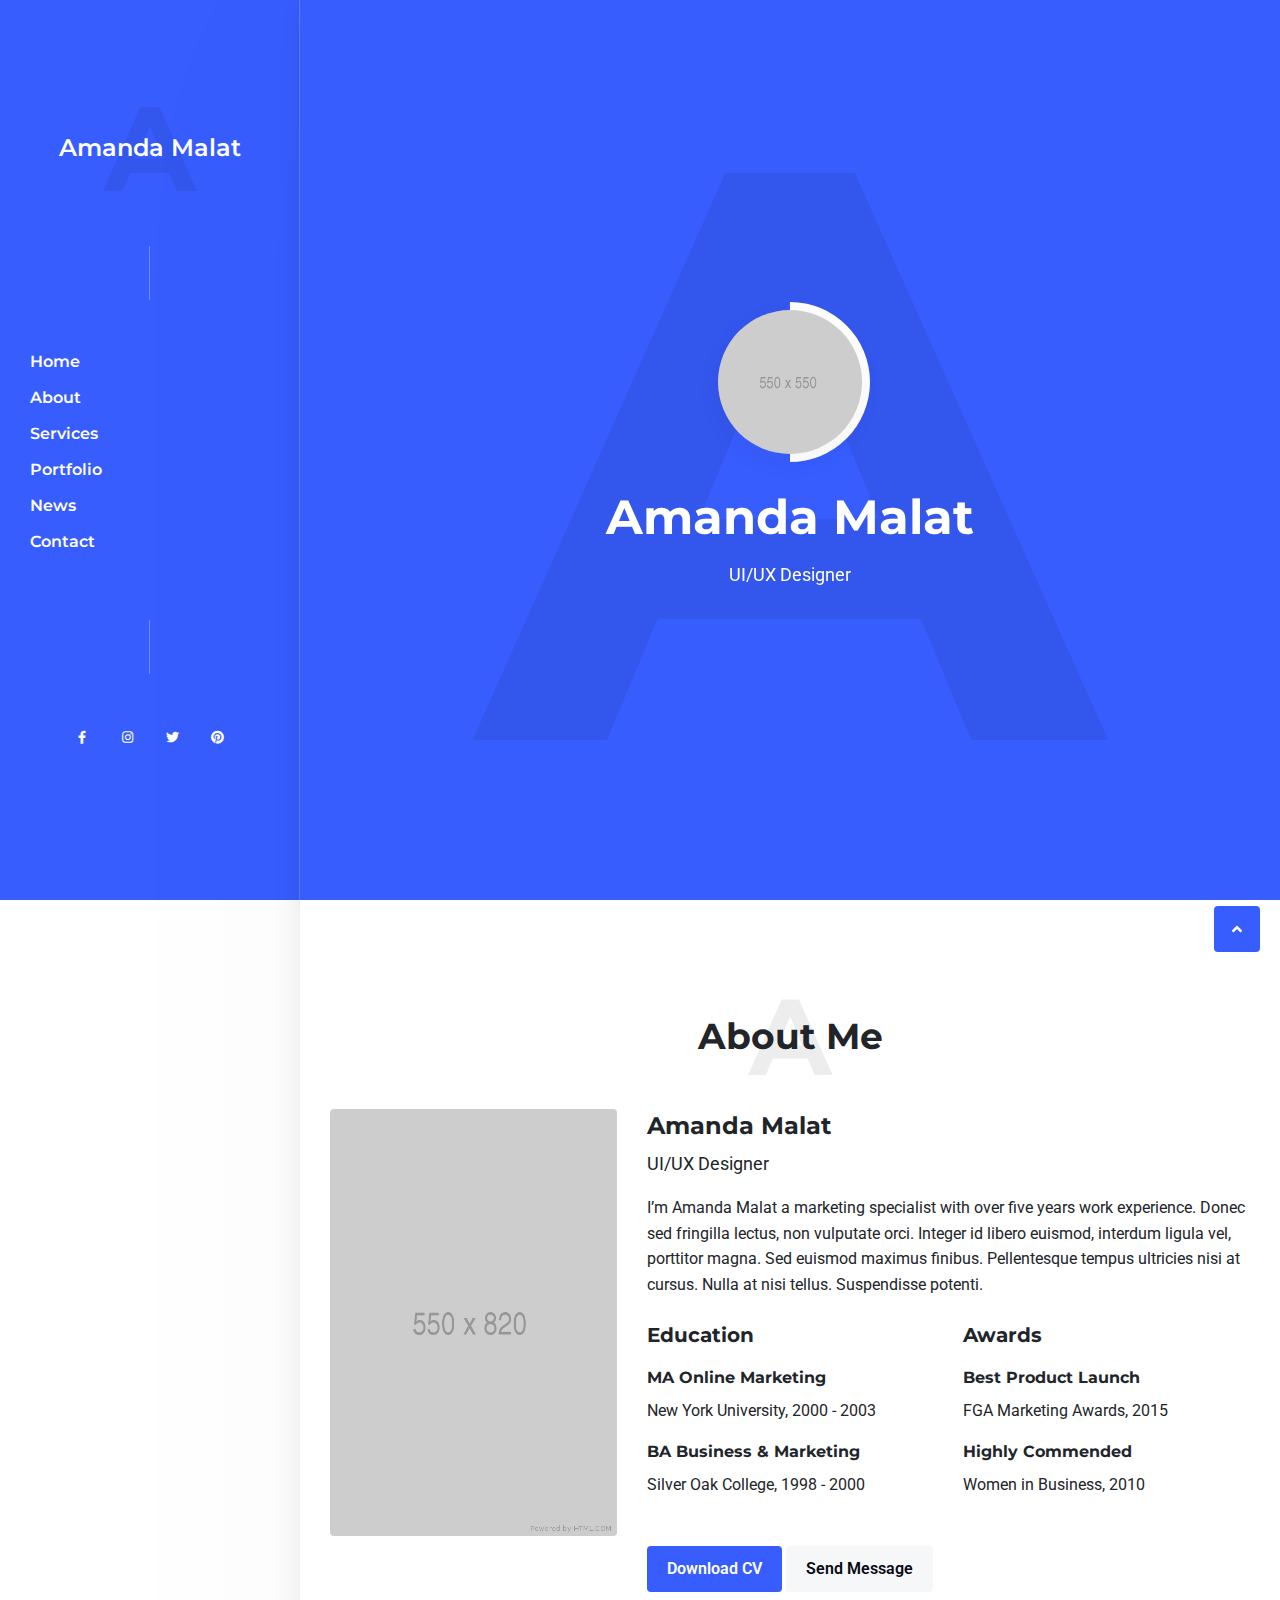
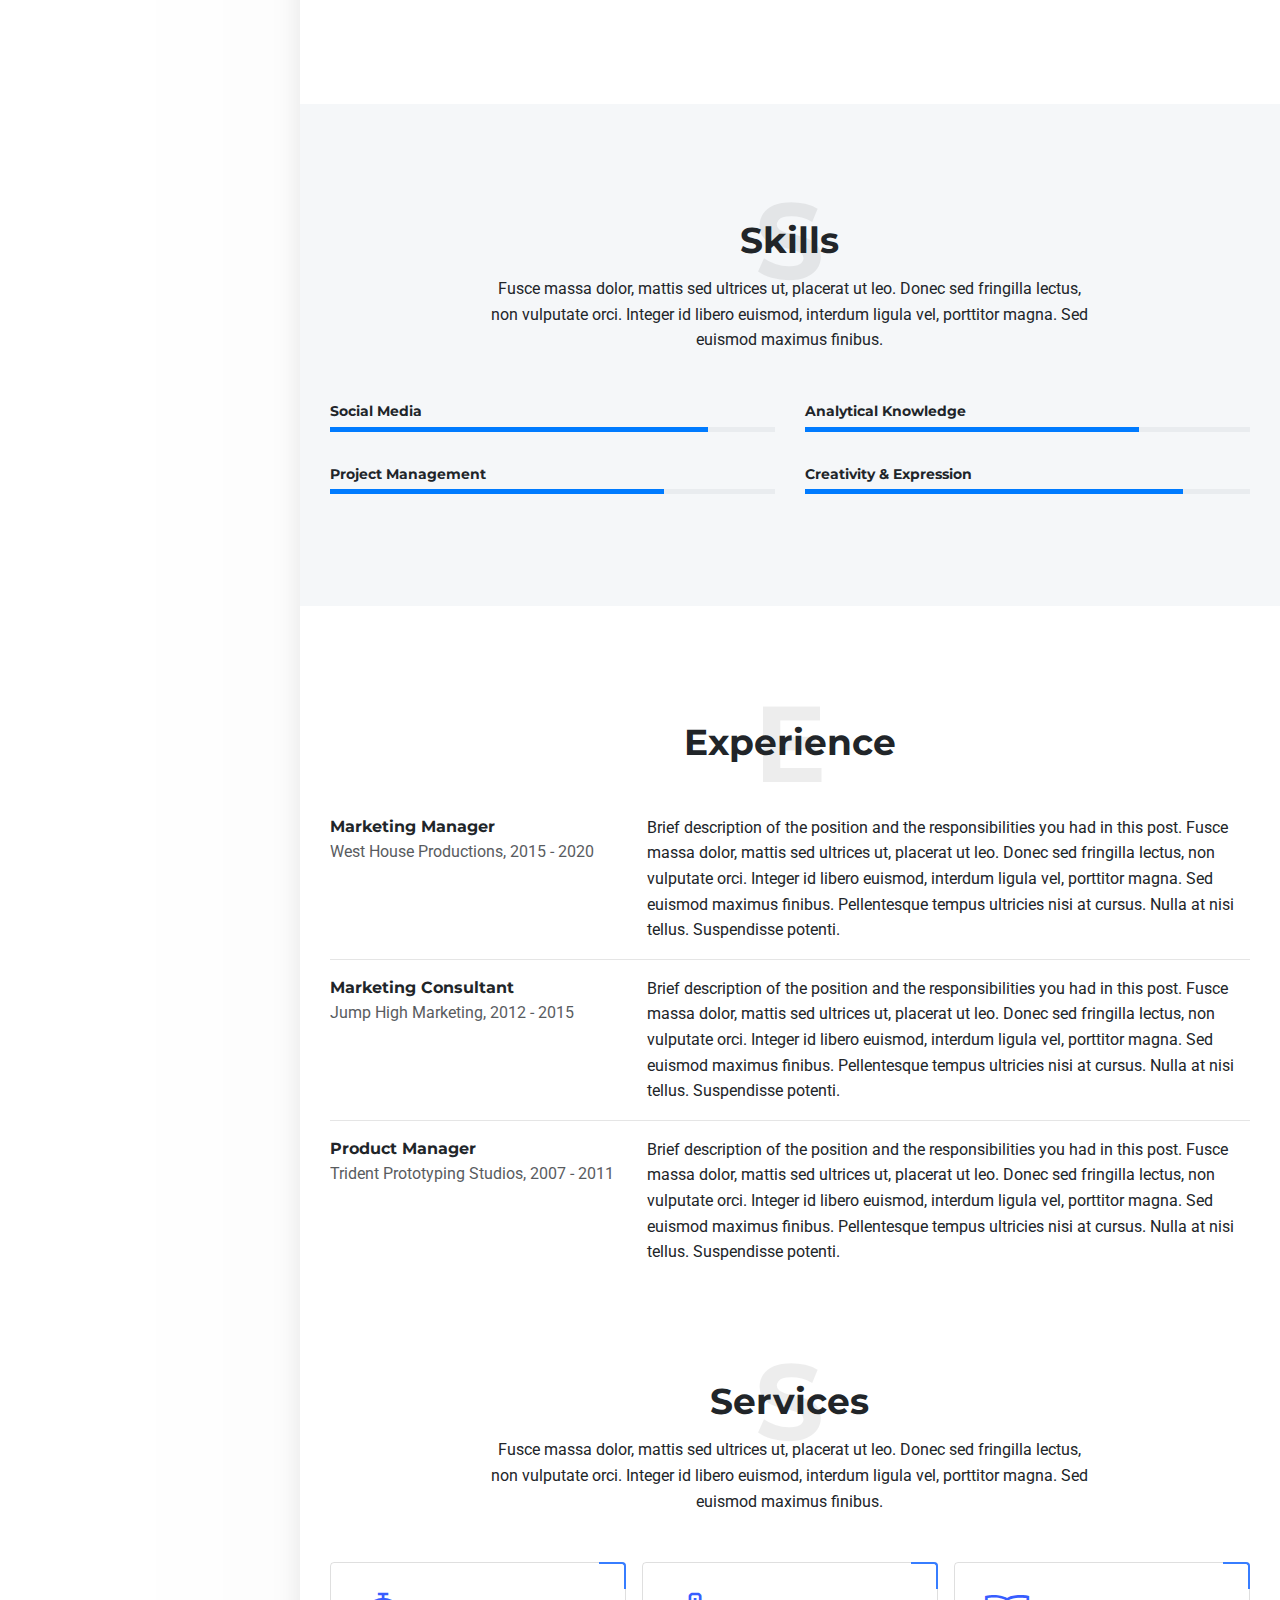
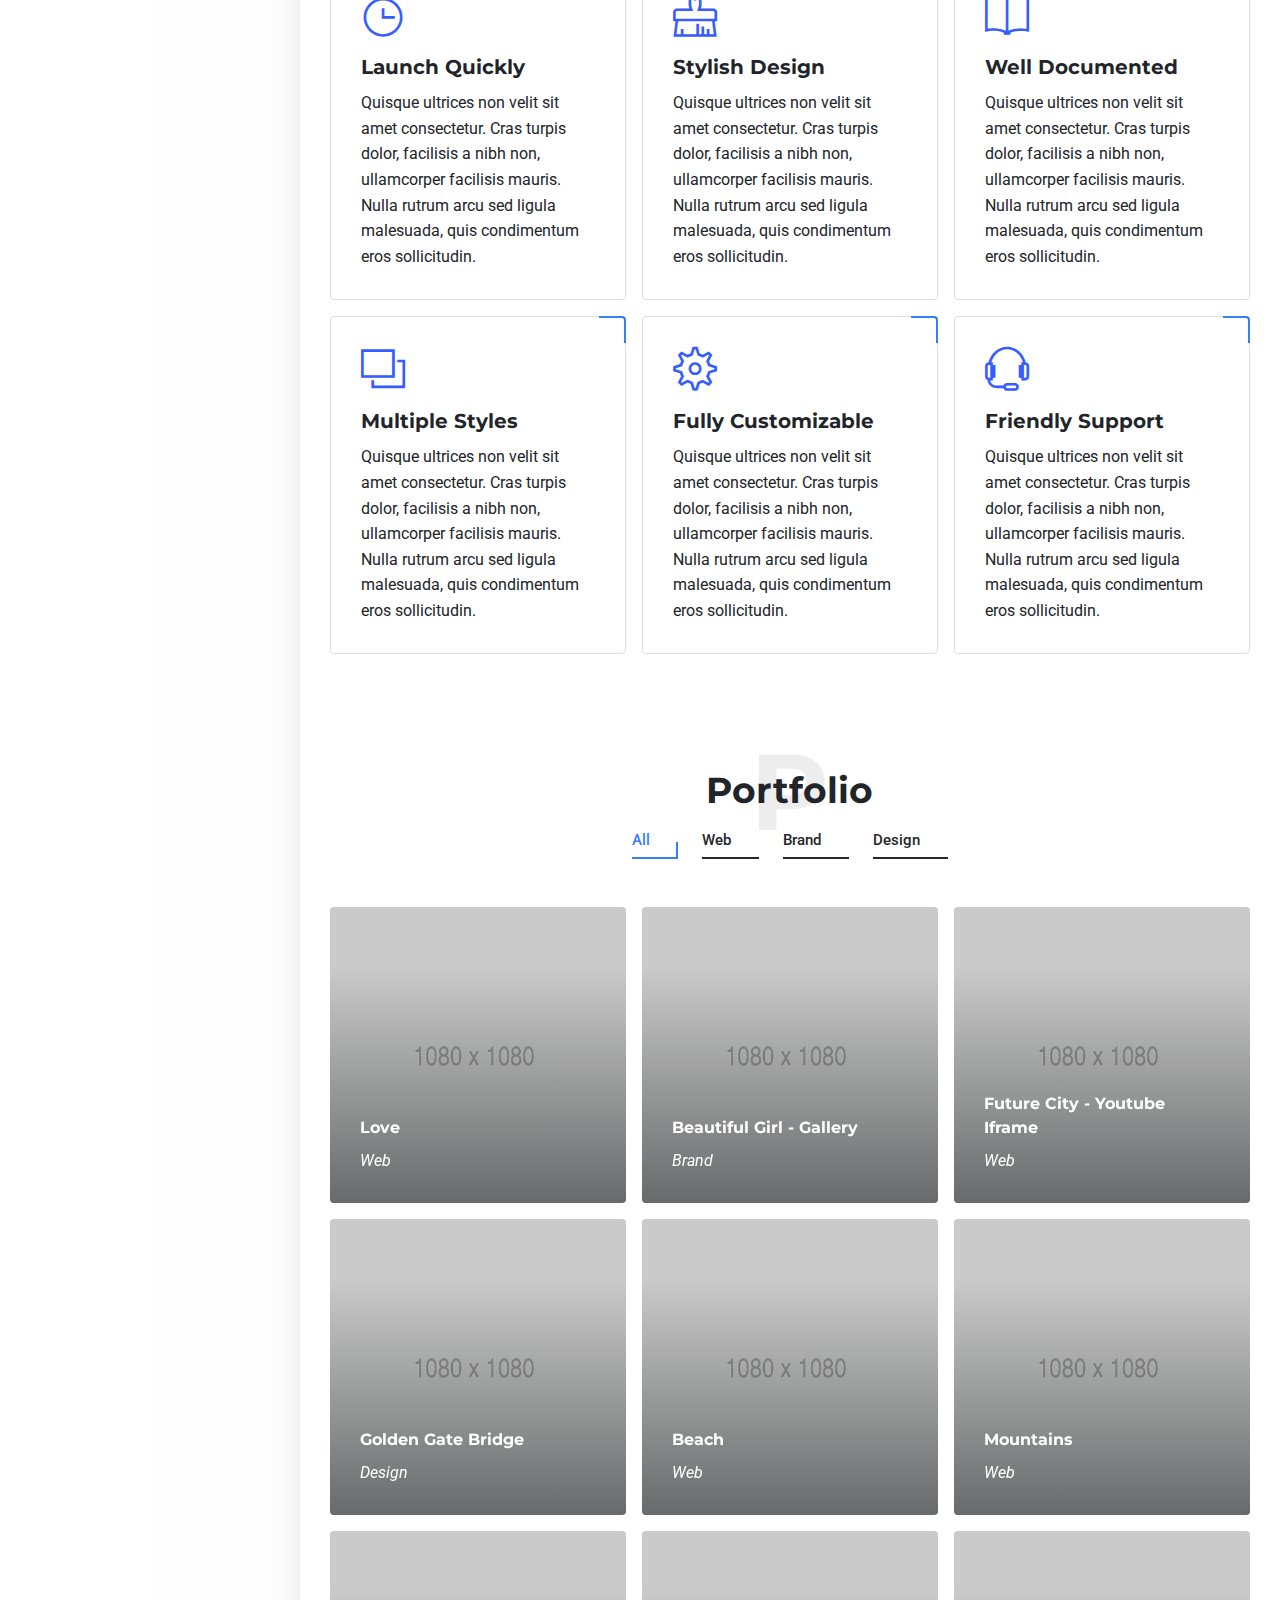
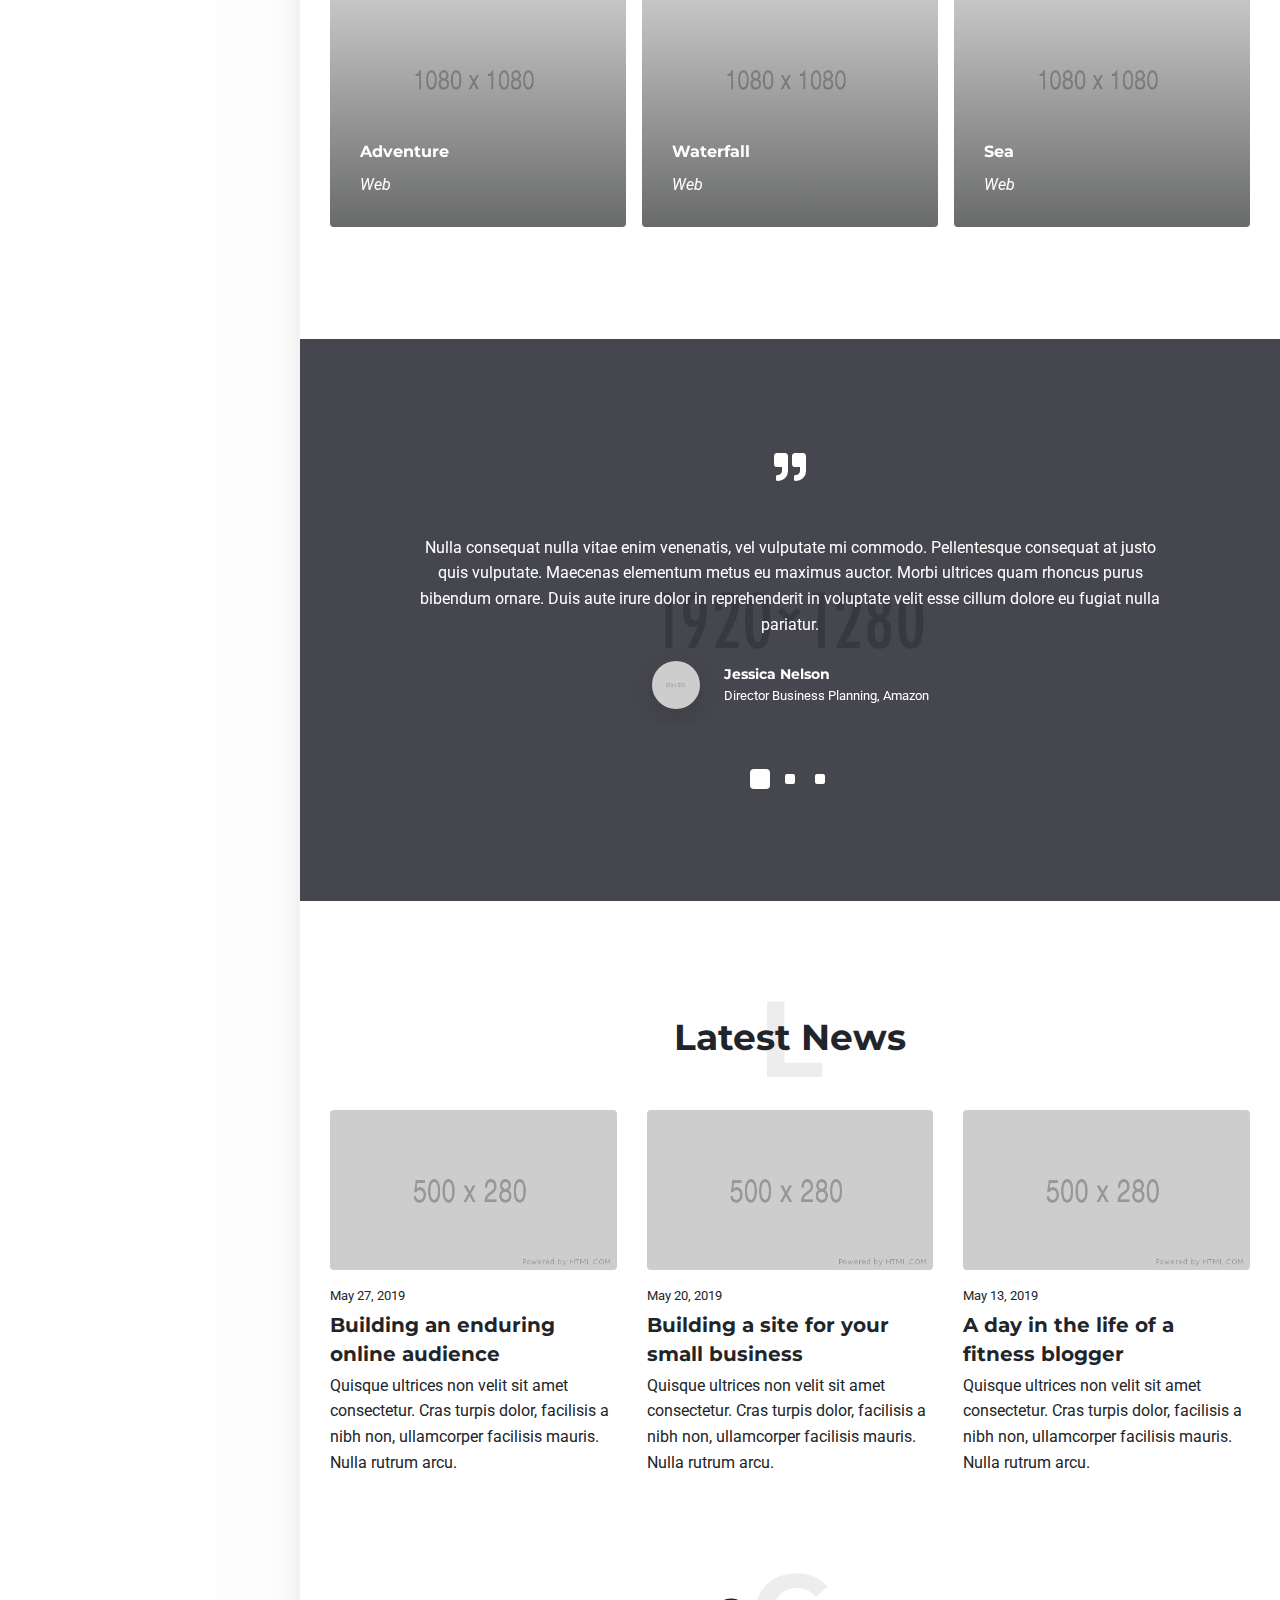
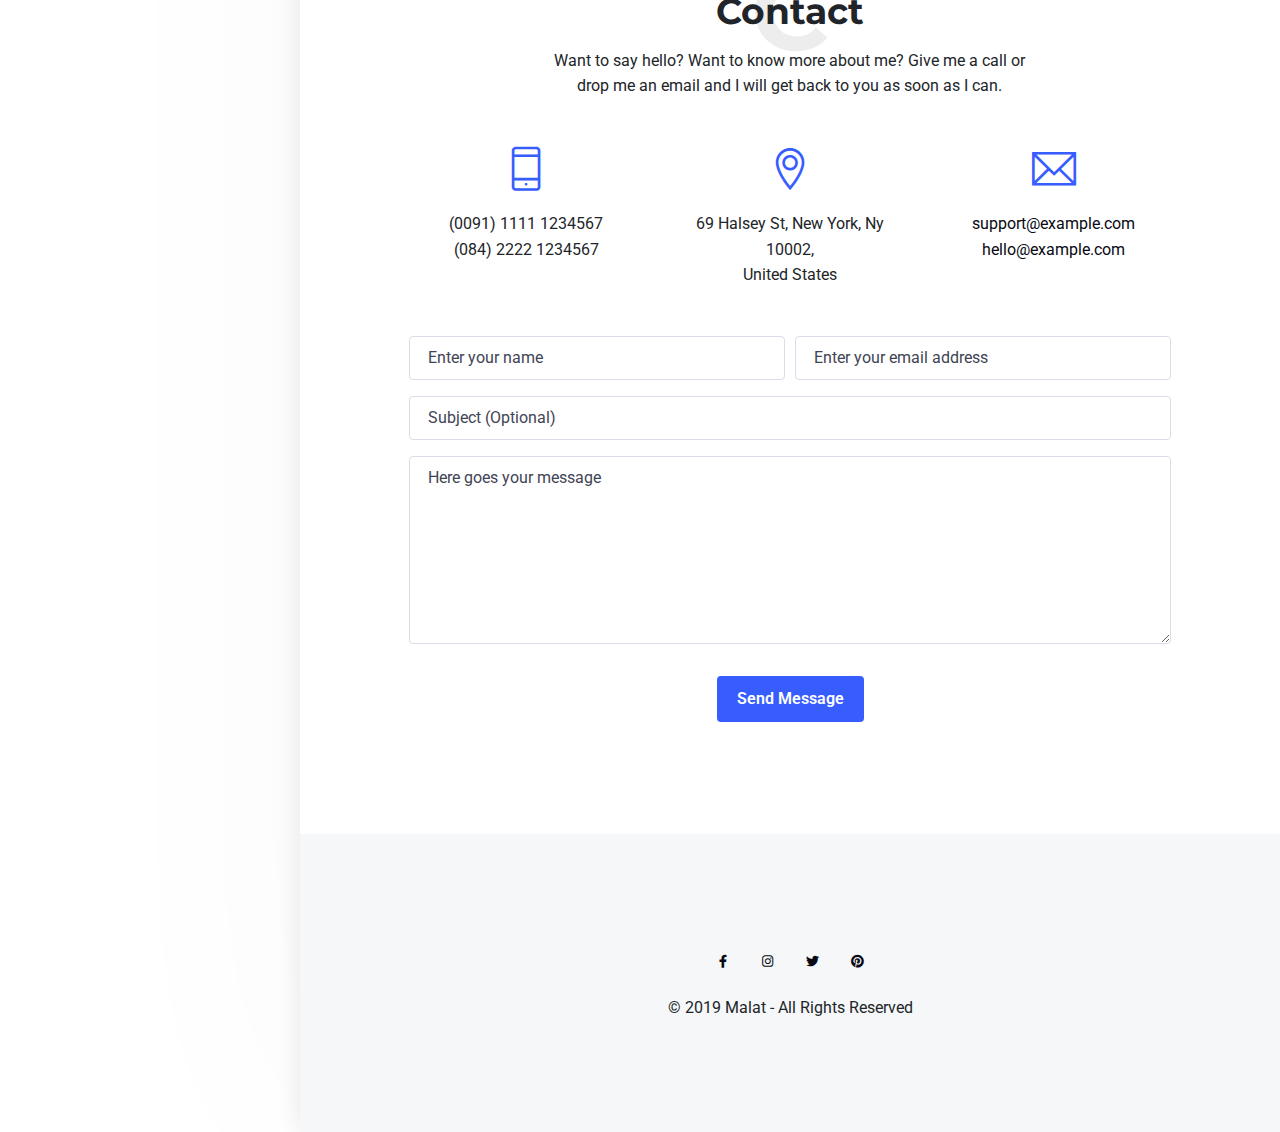
<file: ResumeProject/wwwroot/html/home-1-color-background.html>
﻿<!DOCTYPE html>
<html lang="en">
	<head>

		<!-- Title -->
		<title>Home 1 | Malat - Responsive Personal / Portfolio / Resume Template</title>

		<!-- Required Meta Tags -->
		<meta charset="utf-8">
		<meta name="viewport" content="width=device-width, initial-scale=1, shrink-to-fit=no">
		<meta name="description" content="Personal Portfolio HTML Template based on Bootstrap by Erilisdesign">
		<meta name="author" content="Erilisdesign.com">

		<!-- Base CSS -->
		<link rel="stylesheet" href="assets/vendor/bootstrap/dist/css/bootstrap.min.css">
		<link rel="stylesheet" href="assets/css/style.css">
		<link rel="stylesheet" href="assets/css/utilities.css">

		<link rel="stylesheet" href="assets/css/custom.css">

		<!-- Libs CSS -->
		<link rel="stylesheet" href="assets/vendor/slick/slick.min.css" type="text/css">
		<link rel="stylesheet" href="assets/vendor/vegas/vegas.min.css" type="text/css">
		<link rel="stylesheet" href="assets/vendor/featherlight/featherlight.min.css" type="text/css">
		<link rel="stylesheet" href="assets/vendor/featherlight/featherlight.gallery.min.css" type="text/css">
		<link rel="stylesheet" href="assets/vendor/fontawesome/css/all.min.css" type="text/css">
		<link rel="stylesheet" href="assets/vendor/themify-icons/css/themify-icons.css" type="text/css">

		<!-- Fonts -->
		<link href="https://fonts.googleapis.com/css2?family=Montserrat:wght@300;400;500;600;700&family=Roboto:wght@300;400;500;700&display=swap" rel="stylesheet">

	</head>
	<body>

		<div id="preloader" class="preloader">
			<div class="loader-status">
				<div class="spinner"></div>
			</div>
		</div>

		<div class="site-container">

			<div id="top"></div>

			<!-- Mobile logo -->
			<a href="#" class="mobile-logo mobile-logo-light bg-primary">
				<span>Amanda Malat</span>
			</a>

			<!-- Navigation toggle -->
			<button type="button" id="navigation-toggle" class="nav-toggle nav-toggle-light bg-primary">
				<span></span>
			</button>

			<!-- Site header -->
			<header class="site-header bg-primary">
				<div class="header-inner">
					<div class="header-brand">
						<!-- Logo -->
						<a href="#" class="logo">
							<span>Amanda Malat</span>
							<span class="title-letter">A</span>
						</a>
					</div>
					<div class="nav-divider mb-8"></div>
					<nav class="site-nav">
						<ul id="navigation">
							<li>
								<a href="#home" class="scrollto">Home</a>
							</li>
							<li>
								<a href="#about" class="scrollto">About</a>
							</li>
							<li>
								<a href="#services" class="scrollto">Services</a>
							</li>
							<li>
								<a href="#portfolio" class="scrollto">Portfolio</a>
							</li>
							<li>
								<a href="#news" class="scrollto">News</a>
							</li>
							<li>
								<a href="#contact" class="scrollto">Contact</a>
							</li>
						</ul>
					</nav>
					<div class="nav-divider my-8"></div>
					<nav>
						<ul class="list-inline text-center">
							<li class="list-inline-item">
								<a class="btn btn-sm btn-icon btn-outline-white border-0 rounded-circle" href="#">
									<span class="btn-icon-inner fab fa-facebook-f"></span>
								</a>
							</li>
							<li class="list-inline-item">
								<a class="btn btn-sm btn-icon btn-outline-white border-0 rounded-circle" href="#">
									<span class="btn-icon-inner fab fa-instagram"></span>
								</a>
							</li>
							<li class="list-inline-item">
								<a class="btn btn-sm btn-icon btn-outline-white border-0 rounded-circle" href="#">
									<span class="btn-icon-inner fab fa-twitter"></span>
								</a>
							</li>
							<li class="list-inline-item">
								<a class="btn btn-sm btn-icon btn-outline-white border-0 rounded-circle" href="#">
									<span class="btn-icon-inner fab fa-pinterest"></span>
								</a>
							</li>
						</ul>
					</nav>
				</div>
			</header>

			<!-- Header overlay -->
			<div class="header-overlay">
				<div class="overlay-inner bg-dark opacity-80"></div>
			</div>

			<!-- Back to top button -->
			<button type="button" id="backtotop" class="btn btn-primary btn-icon">
				<span class="btn-icon-inner fas fa-angle-up"></span>
			</button>

			<!-- Page wrapper -->
			<div class="page-wrapper">
				<div id="page-cover" class="page-cover">
					<div class="page-cover-wrapper-fixed">
						<div class="page-cover-bg bg-primary"></div>
						<div class="page-cover-wrap">

							<section id="home" class="d-flex min-vh-100">
								<div class="container align-self-center text-white text-center">
									<div class="avatar avatar-xxl mb-6">
										<div class="avatar-shape avatar-shape-rounded bg-white mt-n2 mb-n2 mr-n2"></div>
										<img src="demo/images/avatar_small.jpg" alt="" class="avatar-img rounded-circle shadow-light">
									</div>
									<h1 class="mb-2 mb-lg-3">Amanda Malat</h1>
									<p class="lead mb-0">UI/UX Designer</p>
									<span class="cover-letter letter-xl">A</span>
								</div>
							</section>

						</div>
					</div>
				</div><!--end .page-cover -->

				<div class="page-content">

					<section id="about">
						<div class="container">
							<div class="section-title h2 text-center mb-8">
								<h2 class="mb-0">About Me</h2>
								<span class="title-letter">A</span>
							</div>
							<div class="row">
								<div class="col-md-6 col-lg-4 d-none d-lg-block">
									<img class="img-fluid w-100 rounded" src="demo/images/avatar.jpg" alt="">
								</div>
								<div class="col-lg-8">
									<h3>Amanda Malat</h3>
									<p class="lead">UI/UX Designer</p>
									<p class="mb-5">I’m Amanda Malat a marketing specialist with over five years work experience. Donec sed fringilla lectus, non vulputate orci. Integer id libero euismod, interdum ligula vel, porttitor magna. Sed euismod maximus finibus. Pellentesque tempus ultricies nisi at cursus. Nulla at nisi tellus. Suspendisse potenti.</p>
									<div class="row mb-8">
										<div class="col-md-6 mb-5 mb-md-0">
											<h4 class="mb-4">Education</h4>
											<p class="h5">MA Online Marketing</p>
											<p>New York University, 2000 - 2003</p>
											<p class="h5">BA Business & Marketing</p>
											<p>Silver Oak College, 1998 - 2000</p>
										</div>

										<div class="col-md-6">
											<h4 class="mb-4">Awards</h4>
											<p class="h5">Best Product Launch</p>
											<p>FGA Marketing Awards, 2015</p>
											<p class="h5">Highly Commended</p>
											<p>Women in Business, 2010</p>
										</div>
									</div>
									<a href="#" class="btn btn-primary">Download CV</a>
									<a href="#contact" class="btn btn-light scrollto">Send Message</a>
								</div>
							</div>
						</div>
					</section>

					<section id="skills" class="bg-light">
						<div class="container">
							<div class="row mb-8">
								<div class="col-lg-10 col-xl-8 mx-lg-auto text-center">
									<div class="section-title h2 mb-3">
										<h2 class="mb-0">Skills</h2>
										<span class="title-letter">S</span>
									</div>
									<p>Fusce massa dolor, mattis sed ultrices ut, placerat ut leo. Donec sed fringilla lectus, non vulputate orci. Integer id libero euismod, interdum ligula vel, porttitor magna. Sed euismod maximus finibus.</p>
								</div>
							</div>
							<div class="row">
								<div class="col-md-6 mb-4 mb-md-0">
									<p class="h6 mb-1">Social Media</p>
									<div class="progress mb-6 rounded-0" style="height:5px">
										<div class="progress-bar" role="progressbar" style="width: 85%" aria-valuenow="85" aria-valuemin="0" aria-valuemax="100"></div>
									</div>
									<p class="h6 mb-1">Project Management</p>
									<div class="progress rounded-0" style="height:5px">
										<div class="progress-bar" role="progressbar" style="width: 75%" aria-valuenow="75" aria-valuemin="0" aria-valuemax="100"></div>
									</div>
								</div>
								<div class="col-md-6">
									<p class="h6 mb-1">Analytical Knowledge</p>
									<div class="progress mb-6 rounded-0" style="height:5px">
										<div class="progress-bar" role="progressbar" style="width: 75%" aria-valuenow="75" aria-valuemin="0" aria-valuemax="100"></div>
									</div>
									<p class="h6 mb-1">Creativity & Expression</p>
									<div class="progress rounded-0" style="height:5px">
										<div class="progress-bar" role="progressbar" style="width: 85%" aria-valuenow="85" aria-valuemin="0" aria-valuemax="100"></div>
									</div>
								</div>
							</div>
						</div>
					</section>

					<section id="experience" class="pb-0">
						<div class="container">
							<div class="section-title h2 text-center mb-8">
								<h2 class="mb-0">Experience</h2>
								<span class="title-letter">E</span>
							</div>

							<div class="row">
								<div class="col-lg-4 mb-1 mb-lg-0">
									<p class="h5 mb-0">Marketing Manager</p>
									<p class="opacity-75">West House Productions, 2015 - 2020</p>
								</div>
								<div class="col-lg-8">
									<p>Brief description of the position and the responsibilities you had in this post. Fusce massa dolor, mattis sed ultrices ut, placerat ut leo. Donec sed fringilla lectus, non vulputate orci. Integer id libero euismod, interdum ligula vel, porttitor magna. Sed euismod maximus finibus. Pellentesque tempus ultricies nisi at cursus. Nulla at nisi tellus. Suspendisse potenti.</p>
								</div>
							</div>

							<hr/>

							<div class="row">
								<div class="col-lg-4 mb-1 mb-lg-0">
									<p class="h5 mb-0">Marketing Consultant</p>
									<p class="opacity-75">Jump High Marketing, 2012 - 2015</p>
								</div>
								<div class="col-lg-8">
									<p>Brief description of the position and the responsibilities you had in this post. Fusce massa dolor, mattis sed ultrices ut, placerat ut leo. Donec sed fringilla lectus, non vulputate orci. Integer id libero euismod, interdum ligula vel, porttitor magna. Sed euismod maximus finibus. Pellentesque tempus ultricies nisi at cursus. Nulla at nisi tellus. Suspendisse potenti.</p>
								</div>
							</div>

							<hr/>

							<div class="row">
								<div class="col-lg-4 mb-1 mb-lg-0">
									<p class="h5 mb-0">Product Manager</p>
									<p class="opacity-75">Trident Prototyping Studios, 2007 - 2011</p>
								</div>
								<div class="col-lg-8">
									<p>Brief description of the position and the responsibilities you had in this post. Fusce massa dolor, mattis sed ultrices ut, placerat ut leo. Donec sed fringilla lectus, non vulputate orci. Integer id libero euismod, interdum ligula vel, porttitor magna. Sed euismod maximus finibus. Pellentesque tempus ultricies nisi at cursus. Nulla at nisi tellus. Suspendisse potenti.</p>
								</div>
							</div>
						</div>
					</section>

					<section id="services" class="pb-0">
						<div class="container">
							<div class="row mb-8">
								<div class="col-lg-10 col-xl-8 mx-lg-auto text-center">
									<div class="section-title h2 mb-3">
										<h2 class="mb-0">Services</h2>
										<span class="title-letter">S</span>
									</div>
									<p>Fusce massa dolor, mattis sed ultrices ut, placerat ut leo. Donec sed fringilla lectus, non vulputate orci. Integer id libero euismod, interdum ligula vel, porttitor magna. Sed euismod maximus finibus.</p>
								</div>
							</div>
							<div class="row my-n2 mx-sm-n2">
								<div class="col-md-6 col-xl-4 py-2 px-md-2">
									<div class="feature-block feature-boxed feature-decorated">
										<div class="feature-icon text-primary mb-3">
											<div>
												<i class="ti-timer"></i>
											</div>
										</div>
										<h3 class="h4 mb-2">Launch Quickly</h3>
										<p>Quisque ultrices non velit sit amet consectetur. Cras turpis dolor, facilisis a nibh non, ullamcorper facilisis mauris. Nulla rutrum arcu sed ligula malesuada, quis condimentum eros sollicitudin.</p>
									</div>
								</div>

								<div class="col-md-6 col-xl-4 py-2 px-md-2">
									<div class="feature-block feature-boxed feature-decorated">
										<div class="feature-icon text-primary mb-3">
											<div>
												<i class="ti-brush-alt"></i>
											</div>
										</div>
										<h3 class="h4 mb-2">Stylish Design</h3>
										<p>Quisque ultrices non velit sit amet consectetur. Cras turpis dolor, facilisis a nibh non, ullamcorper facilisis mauris. Nulla rutrum arcu sed ligula malesuada, quis condimentum eros sollicitudin.</p>
									</div>
								</div>

								<div class="col-md-6 col-xl-4 py-2 px-md-2">
									<div class="feature-block feature-boxed feature-decorated">
										<div class="feature-icon text-primary mb-3">
											<div>
												<i class="ti-book"></i>
											</div>
										</div>
										<h3 class="h4 mb-2">Well Documented</h3>
										<p>Quisque ultrices non velit sit amet consectetur. Cras turpis dolor, facilisis a nibh non, ullamcorper facilisis mauris. Nulla rutrum arcu sed ligula malesuada, quis condimentum eros sollicitudin.</p>
									</div>
								</div>

								<div class="col-md-6 col-xl-4 py-2 px-md-2">
									<div class="feature-block feature-boxed feature-decorated">
										<div class="feature-icon text-primary mb-3">
											<div>
												<i class="ti-layers"></i>
											</div>
										</div>
										<h3 class="h4 mb-2">Multiple Styles</h3>
										<p>Quisque ultrices non velit sit amet consectetur. Cras turpis dolor, facilisis a nibh non, ullamcorper facilisis mauris. Nulla rutrum arcu sed ligula malesuada, quis condimentum eros sollicitudin.</p>
									</div>
								</div>

								<div class="col-md-6 col-xl-4 py-2 px-md-2">
									<div class="feature-block feature-boxed feature-decorated">
										<div class="feature-icon text-primary mb-3">
											<div>
												<i class="ti-settings"></i>
											</div>
										</div>
										<h3 class="h4 mb-2">Fully Customizable</h3>
										<p>Quisque ultrices non velit sit amet consectetur. Cras turpis dolor, facilisis a nibh non, ullamcorper facilisis mauris. Nulla rutrum arcu sed ligula malesuada, quis condimentum eros sollicitudin.</p>
									</div>
								</div>

								<div class="col-md-6 col-xl-4 py-2 px-md-2">
									<div class="feature-block feature-boxed feature-decorated">
										<div class="feature-icon text-primary mb-3">
											<div>
												<i class="ti-headphone-alt"></i>
											</div>
										</div>
										<h3 class="h4 mb-2">Friendly Support</h3>
										<p>Quisque ultrices non velit sit amet consectetur. Cras turpis dolor, facilisis a nibh non, ullamcorper facilisis mauris. Nulla rutrum arcu sed ligula malesuada, quis condimentum eros sollicitudin.</p>
									</div>
								</div>
							</div>
						</div>
					</section>

					<section id="portfolio">
						<div class="container">
							<div class="row mb-8">
								<div class="col-lg-10 col-xl-8 mx-lg-auto text-center">
									<div class="section-title h2 mb-3">
										<h2 class="mb-0">Portfolio</h2>
										<span class="title-letter">P</span>
									</div>
									<nav class="portfolio-filter isotope-filter">
										<ul class="justify-content-center">
											<li><a href="#" class="active" data-filter="*">All</a></li>
											<li><a href="#" data-filter=".web">Web</a></li>
											<li><a href="#" data-filter=".brand">Brand</a></li>
											<li><a href="#" data-filter=".design">Design</a></li>
										</ul>
									</nav>
								</div>
							</div>
						</div>
						<div class="container">
							<div class="portfolio-container isotope-container row my-n2 mx-sm-n2">
								<div class="isotope-item col-sm-6 col-lg-4 py-2 px-sm-2 web">
									<div class="portfolio-item details-inside">
										<a href="portfolio-single-1.html">
											<div class="item-media">
												<img src="demo/images/portfolio/project-1.jpg" alt="">
											</div>
											<div class="item-overlay bg-dark"></div>
											<div class="item-details">
												<h4 class="h5">Love</h4>
												<p class="font-italic">Web</p>
											</div>
										</a>
									</div>
								</div>

								<div class="isotope-item col-sm-6 col-lg-4 py-2 px-sm-2 brand">
									<div class="portfolio-item details-inside">
										<a href="portfolio-single-2.html">
											<div class="item-media">
												<img src="demo/images/portfolio/project-2.jpg" alt="">
											</div>
											<div class="item-overlay bg-dark"></div>
											<div class="item-details">
												<h4 class="h5">Beautiful Girl - Gallery</h4>
												<p class="font-italic">Brand</p>
											</div>
										</a>
									</div>
								</div>

								<div class="isotope-item col-sm-6 col-lg-4 py-2 px-sm-2 web">
									<div class="portfolio-item details-inside">
										<a href="portfolio-single-3.html">
											<div class="item-media">
												<img src="demo/images/portfolio/project-3.jpg" alt="">
											</div>
											<div class="item-overlay bg-dark"></div>
											<div class="item-details text-white">
												<h4 class="h5">Future City - Youtube Iframe</h4>
												<p class="font-italic">Web</p>
											</div>
										</a>
									</div>
								</div>

								<div class="isotope-item col-sm-6 col-lg-4 py-2 px-sm-2 design">
									<div class="portfolio-item details-inside">
										<a href="portfolio-single-2.html">
											<div class="item-media">
												<img src="demo/images/portfolio/project-4.jpg" alt="">
											</div>
											<div class="item-overlay bg-dark"></div>
											<div class="item-details text-white">
												<h4 class="h5">Golden Gate Bridge</h4>
												<p class="font-italic">Design</p>
											</div>
										</a>
									</div>
								</div>

								<div class="isotope-item col-sm-6 col-lg-4 py-2 px-sm-2 web">
									<div class="portfolio-item details-inside">
										<a href="portfolio-single-1.html">
											<div class="item-media">
												<img src="demo/images/portfolio/project-9.jpg" alt="">
												</div>
											<div class="item-overlay bg-dark"></div>
											<div class="item-details text-white">
												<h4 class="h5">Beach</h4>
												<p class="font-italic">Web</p>
											</div>
										</a>
									</div>
								</div>

								<div class="isotope-item col-sm-6 col-lg-4 py-2 px-sm-2 web">
									<div class="portfolio-item details-inside">
										<a href="portfolio-single-3.html">
											<div class="item-media">
												<img src="demo/images/portfolio/project-6.jpg" alt="">
											</div>
											<div class="item-overlay bg-dark"></div>
											<div class="item-details text-white">
												<h4 class="h5">Mountains</h4>
												<p class="font-italic">Web</p>
											</div>
										</a>
									</div>
								</div>

								<div class="isotope-item col-sm-6 col-lg-4 py-2 px-sm-2 web">
									<div class="portfolio-item details-inside">
										<a href="portfolio-single-1.html">
											<div class="item-media">
												<img src="demo/images/portfolio/project-10.jpg" alt="">
											</div>
											<div class="item-overlay bg-dark"></div>
											<div class="item-details text-white">
												<h4 class="h5">Adventure</h4>
												<p class="font-italic">Web</p>
											</div>
										</a>
									</div>
								</div>

								<div class="isotope-item col-sm-6 col-lg-4 py-2 px-sm-2 web">
									<div class="portfolio-item details-inside">
										<a href="portfolio-single-2.html">
											<div class="item-media">
												<img src="demo/images/portfolio/project-11.jpg" alt="">
											</div>
											<div class="item-overlay bg-dark"></div>
											<div class="item-details text-white">
												<h4 class="h5">Waterfall</h4>
												<p class="font-italic">Web</p>
											</div>
										</a>
									</div>
								</div>

								<div class="isotope-item col-sm-6 col-lg-4 py-2 px-sm-2 web">
									<div class="portfolio-item details-inside">
										<a href="portfolio-single-1.html">
											<div class="item-media">
												<img src="demo/images/portfolio/project-5.jpg" alt="">
											</div>
											<div class="item-overlay bg-dark"></div>
											<div class="item-details text-white">
												<h4 class="h5">Sea</h4>
												<p class="font-italic">Web</p>
											</div>
										</a>
									</div>
								</div>
							</div><!-- .portfolio-container end -->
						</div>
					</section>

					<section>
						<div class="overlay">
							<div class="overlay-inner bg-image-holder bg-cover bg-center">
								<img src="demo/images/image-5.jpg" alt="background">
							</div>
							<div class="overlay-inner bg-dark opacity-70"></div>
						</div>
						<div class="container">
							<div class="row">
								<div class="col-lg-11 col-xl-10 mx-lg-auto text-center text-white">
									<div class="slider dots-light dots-outside" data-slick='{"dots":true,"arrows":false}'>
										<div>
											<div class="icon icon-5x mb-8">
												<i class="fa fa-quote-right"></i>
											</div>
											<blockquote>
												<p class="mb-5">Nulla consequat nulla vitae enim venenatis, vel vulputate mi commodo. Pellentesque consequat at justo quis vulputate. Maecenas elementum metus eu maximus auctor. Morbi ultrices quam rhoncus purus bibendum ornare. Duis aute irure dolor in reprehenderit in voluptate velit esse cillum dolore eu fugiat nulla pariatur. </p>
												<footer class="d-flex justify-content-center align-items-center w-lg-50 mx-auto text-left">
																										<div class="avatar">
														<img src="demo/images/avatar_small.jpg" alt="" class="avatar-img rounded-circle shadow-dark">
													</div>
													<div class="ml-5">
														<h4 class="h6 mb-0">Jessica Nelson</h4>
														<small class="d-block">Director Business Planning, Amazon</small>
													</div>
												</footer>
											</blockquote>
										</div>

										<div>
											<div class="icon icon-5x mb-8">
												<i class="fa fa-quote-right"></i>
											</div>
											<blockquote>
												<p class="mb-5">Ut enim ad minim veniam, quis nostrud exercitation ullamco laboris nisi ut aliquip ex ea commodo consequat. Duis aute irure dolor in reprehenderit in voluptate velit esse cillum dolore eu fugiat nulla pariatur. Excepteur sint occaecat cupidatat non proident, sunt in culpa qui officia deserunt mollit anim id est laborum.</p>
												<footer class="d-flex justify-content-center align-items-center w-lg-50 mx-auto text-left">
																										<div class="avatar">
														<img src="demo/images/avatar_small.jpg" alt="" class="avatar-img rounded-circle shadow-dark">
													</div>
													<div class="ml-5">
														<h4 class="h6 mb-0">Jessica Nelson</h4>
														<small class="d-block">Director Business Planning, Amazon</small>
													</div>
												</footer>
											</blockquote>
										</div>

										<div>
											<div class="icon icon-5x mb-8">
												<i class="fa fa-quote-right"></i>
											</div>
											<blockquote>
												<p class="mb-5">Ut enim ad minim veniam, quis nostrud exercitation ullamco laboris nisi ut aliquip ex ea commodo consequat. Duis aute irure dolor in reprehenderit in voluptate velit esse cillum dolore eu fugiat nulla pariatur. Excepteur sint occaecat cupidatat non proident, sunt in culpa qui officia deserunt mollit anim id est laborum.</p>
												<footer class="d-flex justify-content-center align-items-center w-lg-50 mx-auto text-left">
																										<div class="avatar">
														<img src="demo/images/avatar_small.jpg" alt="" class="avatar-img rounded-circle shadow-dark">
													</div>
													<div class="ml-5">
														<h4 class="h6 mb-0">Jessica Nelson</h4>
														<small class="d-block">Director Business Planning, Amazon</small>
													</div>
												</footer>
											</blockquote>
										</div>
									</div>
								</div>
							</div>
						</div>
					</section>

					<section id="news" class="pb-0">
						<div class="container">
							<div class="section-title h2 text-center mb-8">
								<h2 class="mb-0">Latest News</h2>
								<span class="title-letter">L</span>
							</div>
							<div class="row">
								<div class="col-sm-6 col-md-4 mb-4 mb-md-0">
									<article class="news-block border-0">
										<div class="news-body p-0">
											<div class="mb-4">
												<img class="img-fluid w-100 rounded" src="demo/images/blog/blog-1.jpg" alt="">
											</div>
											<small class="d-block mb-1">May 27, 2019</small>
											<h2 class="h4 mb-1">
												<a href="single-article.html">Building an enduring online audience</a>
											</h2>
											<p>Quisque ultrices non velit sit amet consectetur. Cras turpis dolor, facilisis a nibh non, ullamcorper facilisis mauris. Nulla rutrum arcu.</p>
										</div>
									</article>
								</div>

								<div class="col-sm-6 col-md-4 mb-4 mb-md-0">
									<article class="news-block border-0">
										<div class="news-body p-0">
											<div class="mb-4">
												<img class="img-fluid w-100 rounded" src="demo/images/blog/blog-2.jpg" alt="">
											</div>
											<small class="d-block mb-1">May 20, 2019</small>
											<h2 class="h4 mb-1">
												<a href="single-article.html">Building a site for your small business</a>
											</h2>
											<p>Quisque ultrices non velit sit amet consectetur. Cras turpis dolor, facilisis a nibh non, ullamcorper facilisis mauris. Nulla rutrum arcu.</p>
										</div>
									</article>
								</div>

								<div class="col-sm-6 col-md-4">
									<article class="news-block border-0">
										<div class="news-body p-0">
											<div class="mb-4">
												<img class="img-fluid w-100 rounded" src="demo/images/blog/blog-3.jpg" alt="">
											</div>
											<small class="d-block mb-1">May 13, 2019</small>
											<h2 class="h4 mb-1">
												<a href="single-article.html">A day in the life of a fitness blogger</a>
											</h2>
											<p>Quisque ultrices non velit sit amet consectetur. Cras turpis dolor, facilisis a nibh non, ullamcorper facilisis mauris. Nulla rutrum arcu.</p>
										</div>
									</article>
								</div>
							</div>
						</div>
					</section>

					<section id="contact">
						<div class="container">
							<div class="row">
								<div class="col-lg-10 mx-lg-auto">
									<div class="row mb-8">
										<div class="col-lg-8 mx-lg-auto text-center">
											<div class="section-title h2 mb-3">
												<h2 class="mb-0">Contact</h2>
												<span class="title-letter">C</span>
											</div>
											<p>Want to say hello? Want to know more about me? Give me a call or drop me an email and I will get back to you as soon as I can.</p>
										</div>
									</div>
									<div class="row mb-8">
										<div class="col-md-4 mb-5 mb-md-0">
											<div class="feature-block">
												<div class="feature-icon text-primary mb-4">
													<div class="mx-auto">
														<i class="ti-mobile"></i>
													</div>
												</div>
												<p class="text-center">(0091) 1111 1234567<br/>
												(084) 2222 1234567</p>
											</div>
										</div>

										<div class="col-md-4 mb-5 mb-md-0">
											<div class="feature-block">
												<div class="feature-icon text-primary mb-4">
													<div class="mx-auto">
														<i class="ti-location-pin"></i>
													</div>
												</div>
												<p class="text-center">69 Halsey St, New York, Ny 10002,<br/>
												United States</p>
											</div>
										</div>

										<div class="col-md-4">
											<div class="feature-block">
												<div class="feature-icon text-primary mb-4">
													<div class="mx-auto">
														<i class="ti-email"></i>
													</div>
												</div>
												<p class="text-center"><a href="mailto:support@example.com" class="text-dark">support@example.com</a><br/>
												<a href="mailto:hello@example.com" class="text-dark">hello@example.com</a></p>
											</div>
										</div>
									</div>
									<div class="contact-form">
										<form class="mb-0" id="cf" name="cf" action="include/sendemail.php" method="post" autocomplete="off">
											<div class="form-row">
												<div class="form-process"></div>

												<div class="col-12 col-md-6">
													<div class="form-group error-text-white">
														<input type="text" id="cf-name" name="cf-name" placeholder="Enter your name" class="form-control required">
													</div>
												</div>

												<div class="col-12 col-md-6">
													<div class="form-group error-text-white">
														<input type="email" id="cf-email" name="cf-email" placeholder="Enter your email address" class="form-control required">
													</div>
												</div>

												<div class="col-12">
													<div class="form-group error-text-white">
														<input type="text" id="cf-subject" name="cf-subject" placeholder="Subject (Optional)" class="form-control">
													</div>
												</div>

												<div class="col-12 mb-4">
													<div class="form-group error-text-white">
														<textarea name="cf-message" id="cf-message" placeholder="Here goes your message" class="form-control required" rows="7"></textarea>
													</div>
												</div>

												<div class="col-12 d-none">
													<input type="text" id="cf-botcheck" name="cf-botcheck" value="" class="form-control" />
												</div>

												<div class="col-12 text-center">
													<button class="btn btn-primary" type="submit" id="cf-submit" name="cf-submit">Send Message</button>
												</div>
											</div>
										</form>
										<div class="contact-form-result text-center"></div>
									</div>
								</div>
							</div>
						</div>
					</section>

					<!-- Site footer -->
					<footer class="site-footer bg-light">
						<div class="container">
							<nav class="mb-3">
								<ul class="list-inline text-center">
									<li class="list-inline-item">
										<a class="btn btn-sm btn-icon btn-outline-dark border-0 rounded-circle" href="#">
											<span class="btn-icon-inner fab fa-facebook-f"></span>
										</a>
									</li>
									<li class="list-inline-item">
										<a class="btn btn-sm btn-icon btn-outline-dark border-0 rounded-circle" href="#">
											<span class="btn-icon-inner fab fa-instagram"></span>
										</a>
									</li>
									<li class="list-inline-item">
										<a class="btn btn-sm btn-icon btn-outline-dark border-0 rounded-circle" href="#">
											<span class="btn-icon-inner fab fa-twitter"></span>
										</a>
									</li>
									<li class="list-inline-item">
										<a class="btn btn-sm btn-icon btn-outline-dark border-0 rounded-circle" href="#">
											<span class="btn-icon-inner fab fa-pinterest"></span>
										</a>
									</li>
								</ul>
							</nav>
							<p class="text-center">© 2019 Malat - All Rights Reserved</p>
						</div>
					</footer>

				</div><!--end .page-content -->
			</div><!-- end .page-wrapper -->

		</div>

		<!-- Libs JS -->
		<script src="assets/vendor/jquery/dist/jquery.min.js"></script>
		<script src="assets/vendor/popper.js/dist/popper.min.js"></script>
		<script src="assets/vendor/bootstrap/dist/js/bootstrap.min.js"></script>
		<script src="assets/vendor/jquery.easing/jquery.easing.min.js"></script>
		<script src="assets/vendor/jquery-validation/dist/jquery.validate.min.js"></script>
		<script src="assets/vendor/jquery-form/dist/jquery.form.min.js"></script>
		<script src="assets/vendor/imagesloaded/imagesloaded.pkgd.min.js"></script>
		<script src="assets/vendor/isotope/dist/isotope.pkgd.min.js"></script>
		<script src="assets/vendor/featherlight/jquery.detect_swipe.js"></script>
		<script src="assets/vendor/featherlight/featherlight.min.js"></script>
		<script src="assets/vendor/featherlight/featherlight.gallery.min.js"></script>
		<script src="assets/vendor/slick/slick.min.js"></script>
		<script src="assets/vendor/vegas/vegas.min.js"></script>
		<script src="assets/vendor/typed.js/typed.min.js"></script>
		<script src="assets/vendor/granim.js/dist/granim.min.js"></script>

		<!-- Theme JS -->
		<script src="assets/js/main.js"></script>

	</body>
</html>
</file>
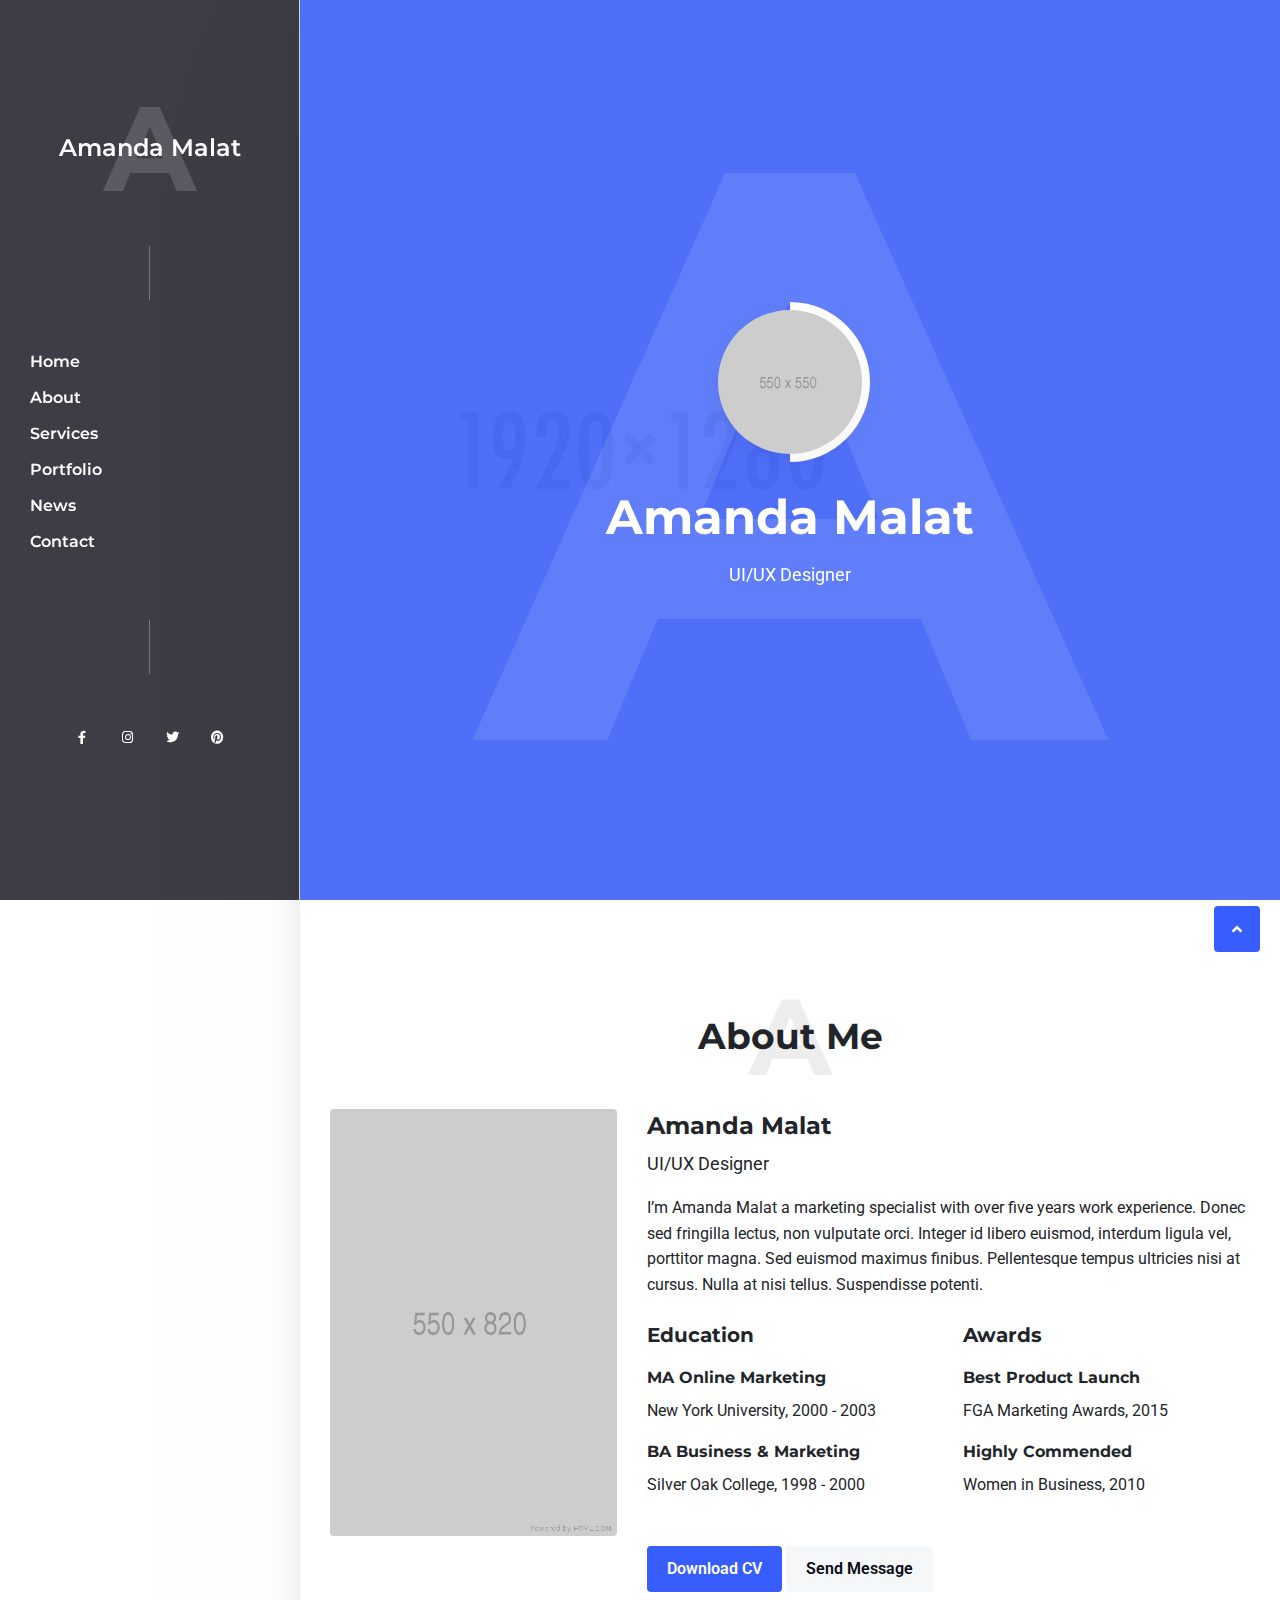
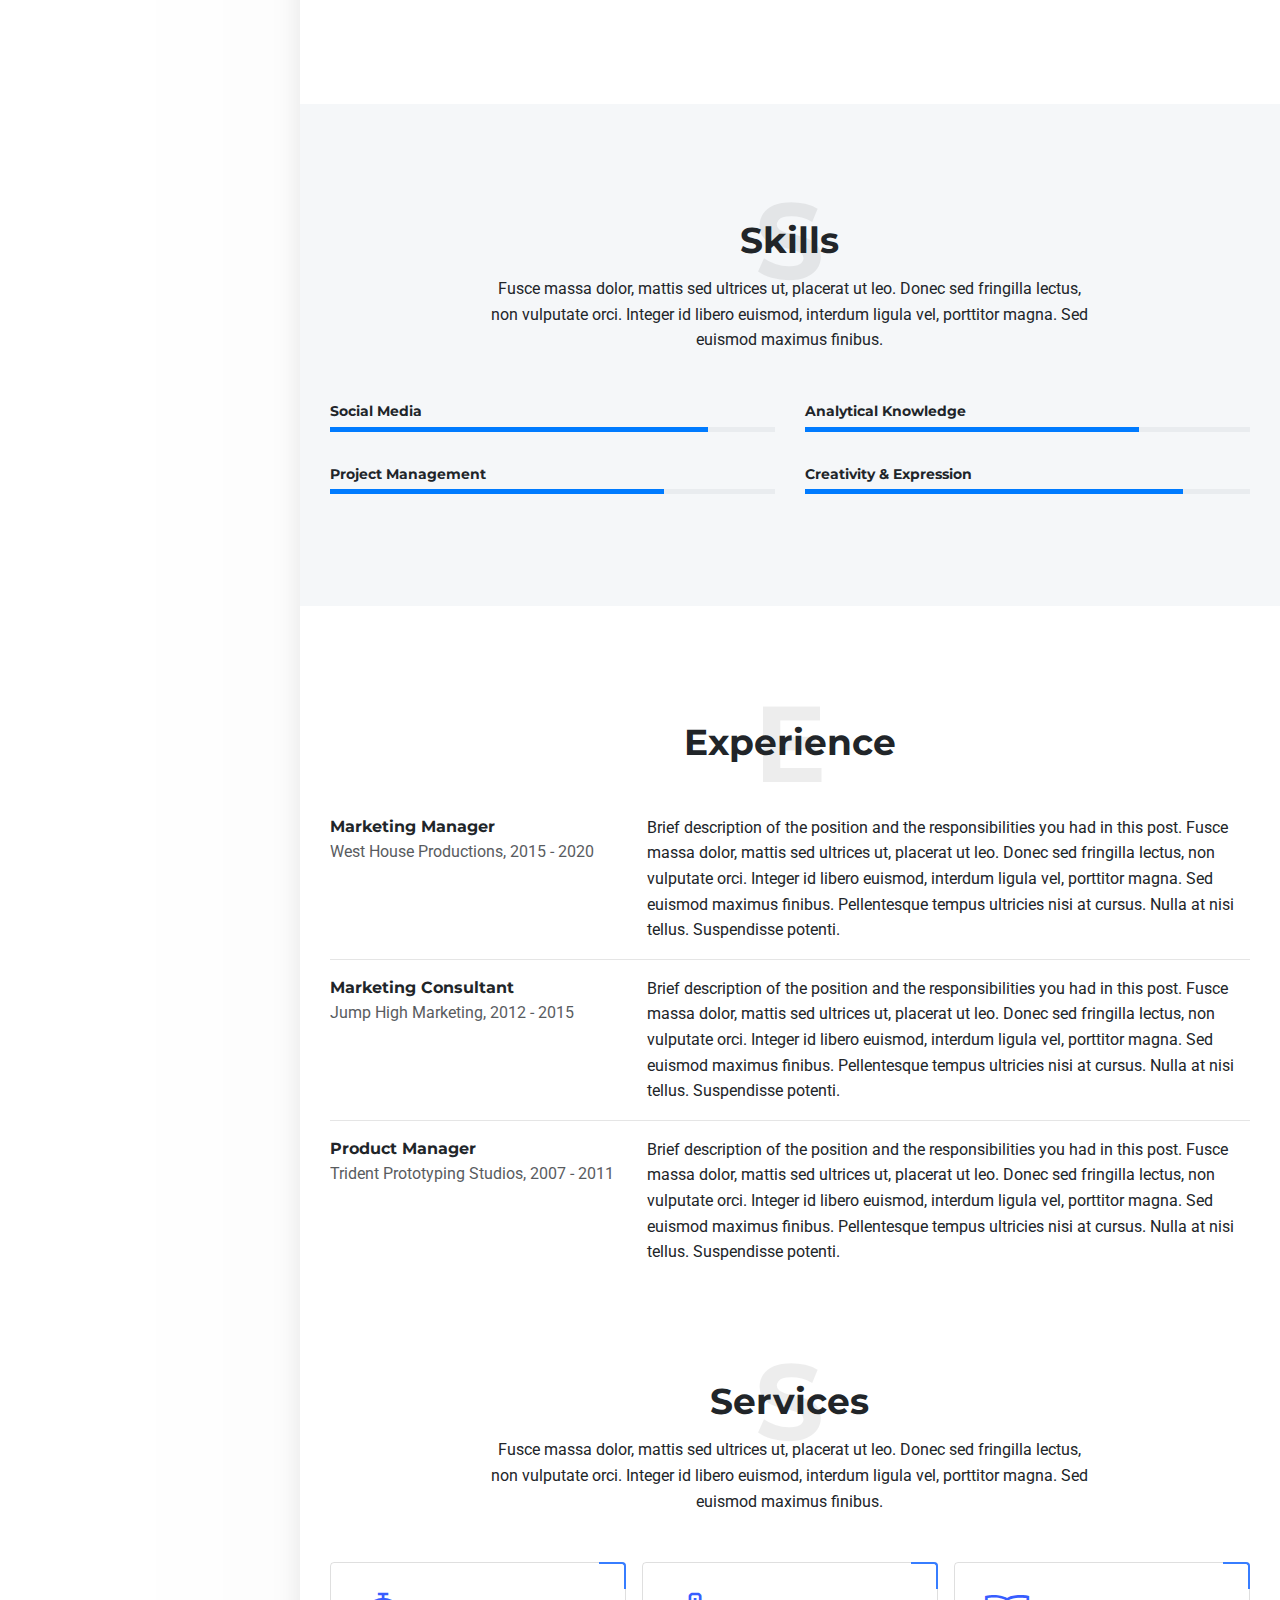
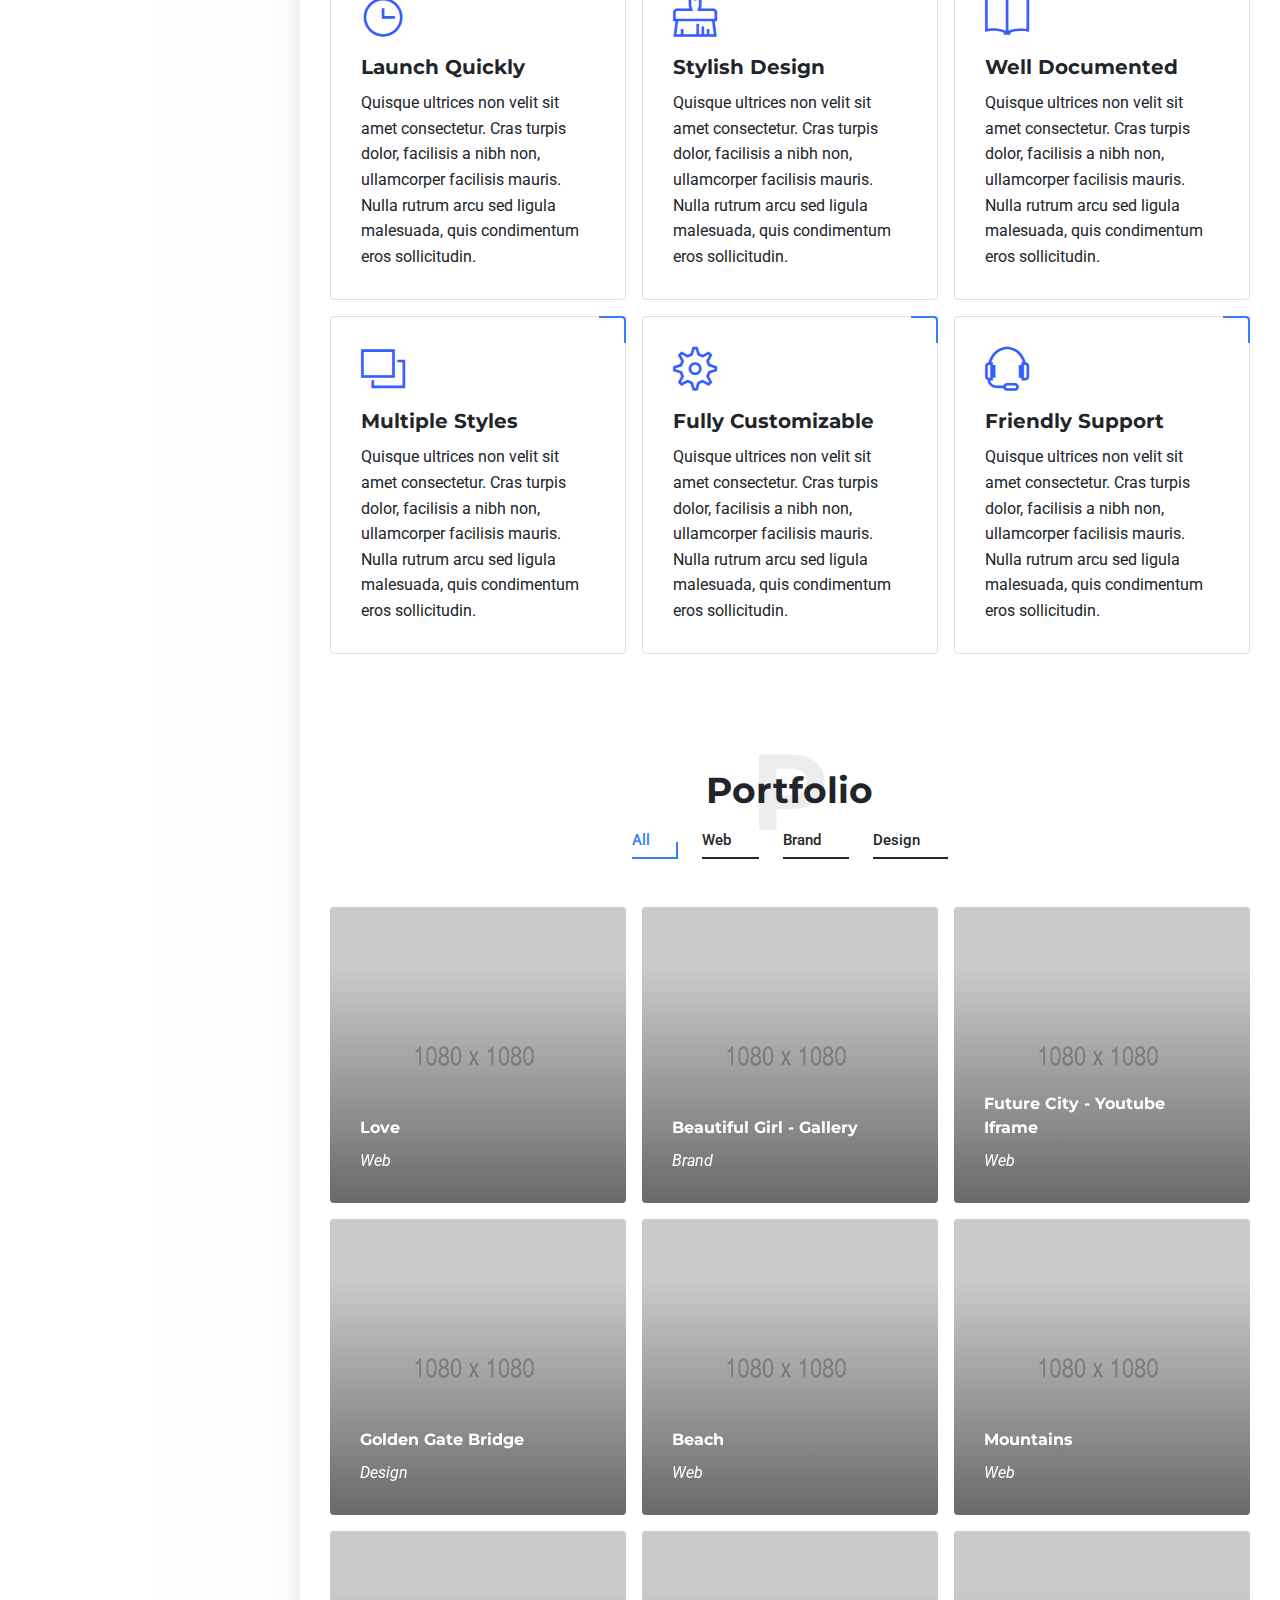
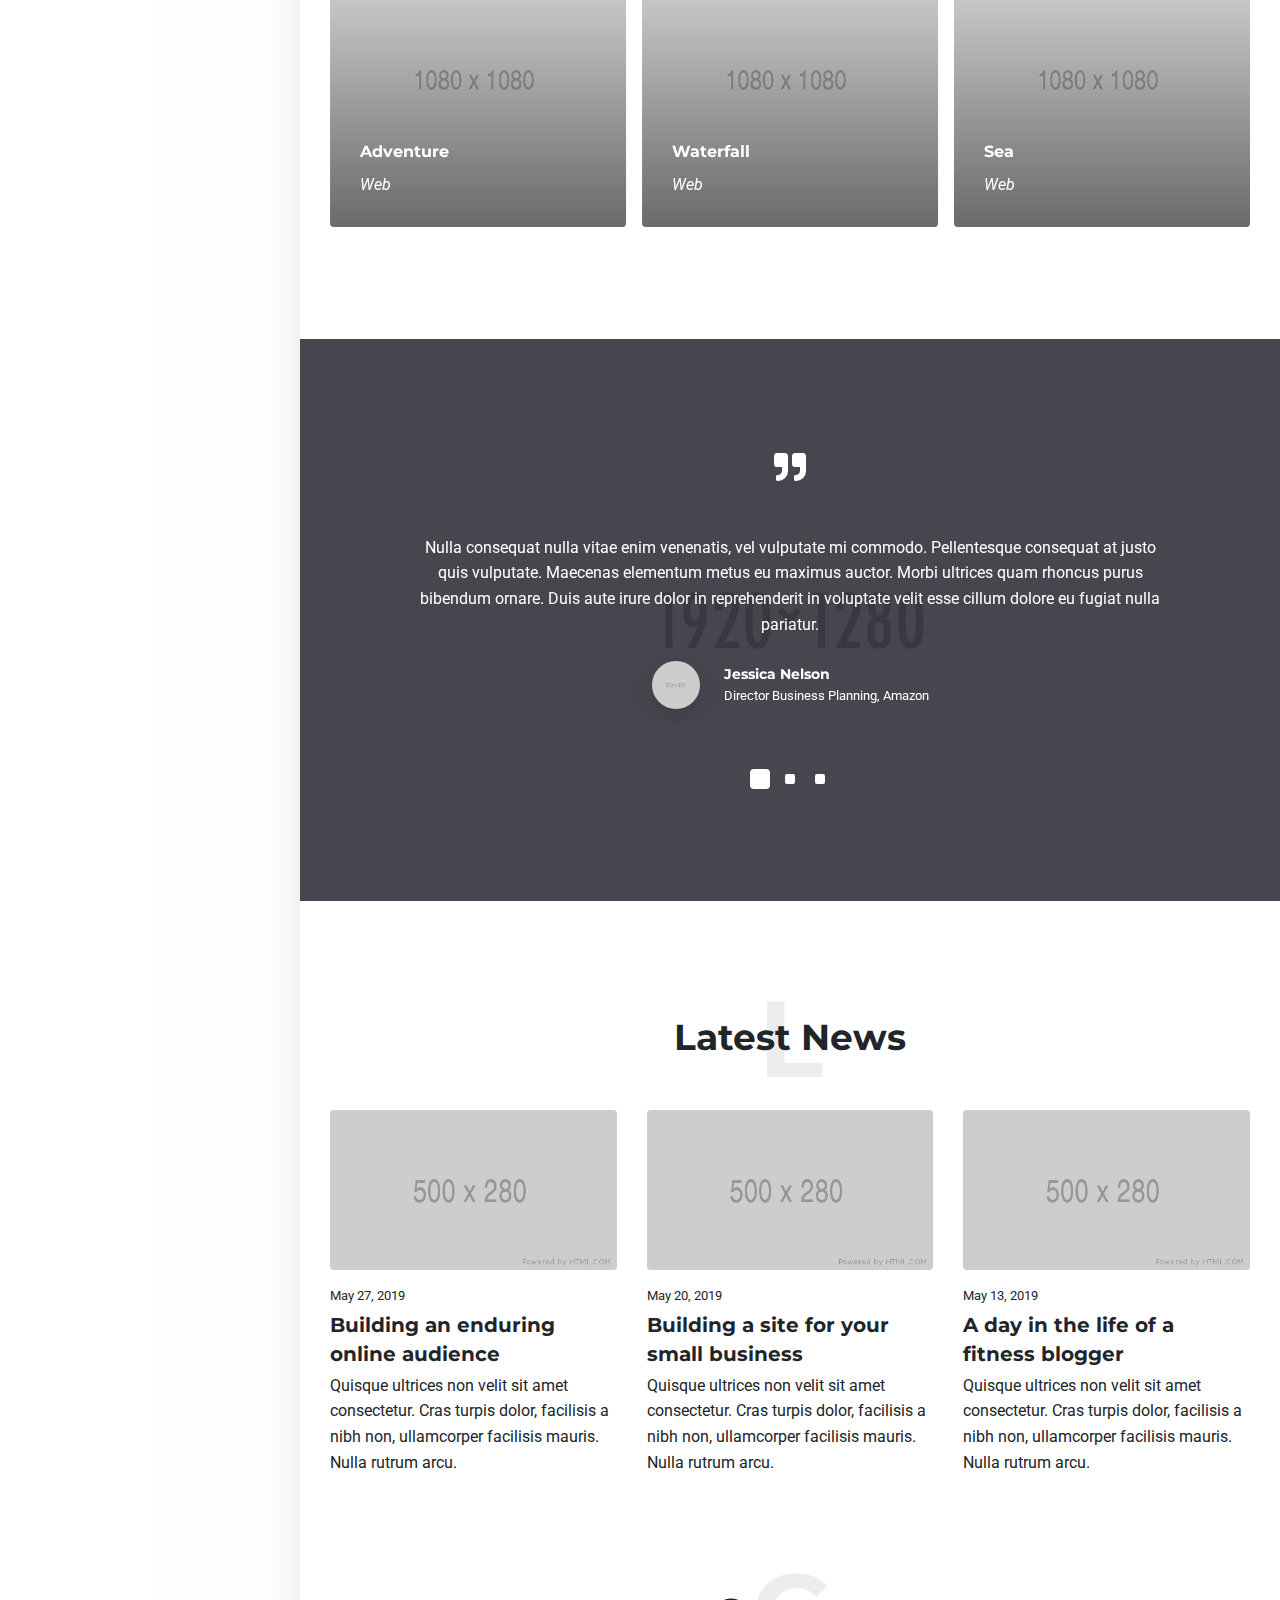
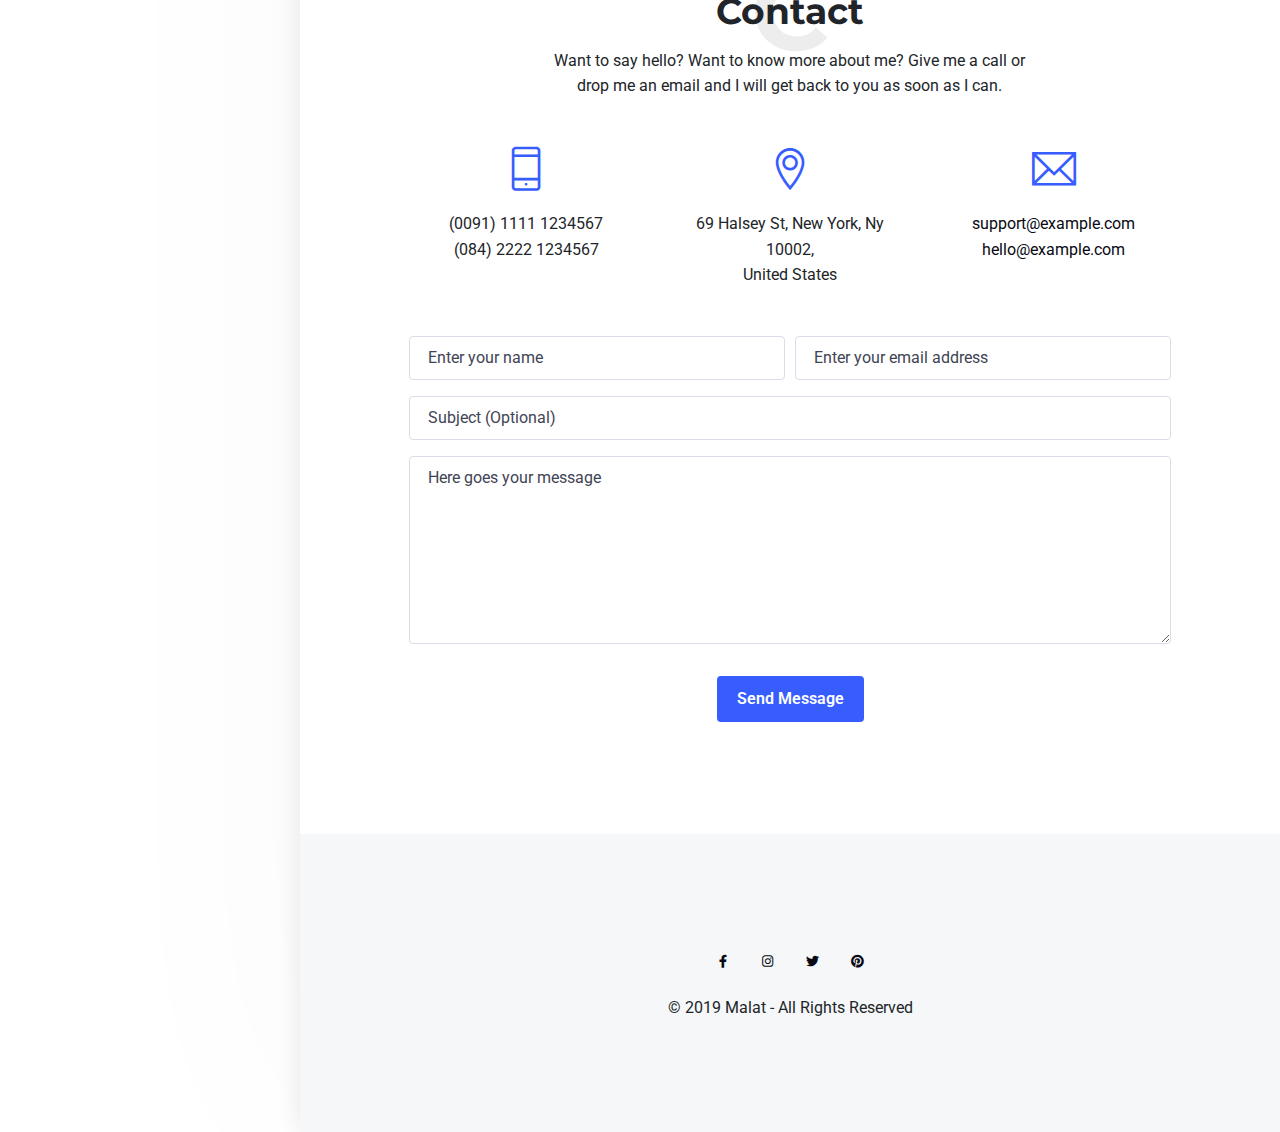
<file: ResumeProject/wwwroot/html/home-1-image-color-background.html>
﻿<!DOCTYPE html>
<html lang="en">
	<head>

		<!-- Title -->
		<title>Home 1 | Malat - Responsive Personal / Portfolio / Resume Template</title>

		<!-- Required Meta Tags -->
		<meta charset="utf-8">
		<meta name="viewport" content="width=device-width, initial-scale=1, shrink-to-fit=no">
		<meta name="description" content="Personal Portfolio HTML Template based on Bootstrap by Erilisdesign">
		<meta name="author" content="Erilisdesign.com">

		<!-- Base CSS -->
		<link rel="stylesheet" href="assets/vendor/bootstrap/dist/css/bootstrap.min.css">
		<link rel="stylesheet" href="assets/css/style.css">
		<link rel="stylesheet" href="assets/css/utilities.css">

		<link rel="stylesheet" href="assets/css/custom.css">

		<!-- Libs CSS -->
		<link rel="stylesheet" href="assets/vendor/slick/slick.min.css" type="text/css">
		<link rel="stylesheet" href="assets/vendor/vegas/vegas.min.css" type="text/css">
		<link rel="stylesheet" href="assets/vendor/featherlight/featherlight.min.css" type="text/css">
		<link rel="stylesheet" href="assets/vendor/featherlight/featherlight.gallery.min.css" type="text/css">
		<link rel="stylesheet" href="assets/vendor/fontawesome/css/all.min.css" type="text/css">
		<link rel="stylesheet" href="assets/vendor/themify-icons/css/themify-icons.css" type="text/css">

		<!-- Fonts -->
		<link href="https://fonts.googleapis.com/css2?family=Montserrat:wght@300;400;500;600;700&family=Roboto:wght@300;400;500;700&display=swap" rel="stylesheet">

	</head>
	<body>

		<div id="preloader" class="preloader">
			<div class="loader-status">
				<div class="spinner"></div>
			</div>
		</div>

		<div class="site-container">

			<div id="top"></div>

			<!-- Mobile logo -->
			<a href="#" class="mobile-logo mobile-logo-light">
				<div class="overlay">
					<div class="overlay-inner bg-dark opacity-50"></div>
				</div>
				<span>Amanda Malat</span>
			</a>

			<!-- Navigation toggle -->
			<button type="button" id="navigation-toggle" class="nav-toggle nav-toggle-light">
				<div class="overlay">
					<div class="overlay-inner bg-dark opacity-50"></div>
				</div>
				<span></span>
			</button>

			<!-- Site header -->
			<header class="site-header bg-transparent">
				<div class="header-inner">
					<div class="overlay">
						<div class="overlay-inner bg-dark opacity-75"></div>
					</div>
					<div class="header-brand">
						<!-- Logo -->
						<a href="#" class="logo">
							<span>Amanda Malat</span>
							<span class="title-letter text-white opacity-15">A</span>
						</a>
					</div>
					<div class="nav-divider mb-8"></div>
					<nav class="site-nav">
						<ul id="navigation">
							<li>
								<a href="#home" class="scrollto">Home</a>
							</li>
							<li>
								<a href="#about" class="scrollto">About</a>
							</li>
							<li>
								<a href="#services" class="scrollto">Services</a>
							</li>
							<li>
								<a href="#portfolio" class="scrollto">Portfolio</a>
							</li>
							<li>
								<a href="#news" class="scrollto">News</a>
							</li>
							<li>
								<a href="#contact" class="scrollto">Contact</a>
							</li>
						</ul>
					</nav>
					<div class="nav-divider my-8"></div>
					<nav>
						<ul class="list-inline text-center">
							<li class="list-inline-item">
								<a class="btn btn-sm btn-icon btn-outline-white border-0 rounded-circle" href="#">
									<span class="btn-icon-inner fab fa-facebook-f"></span>
								</a>
							</li>
							<li class="list-inline-item">
								<a class="btn btn-sm btn-icon btn-outline-white border-0 rounded-circle" href="#">
									<span class="btn-icon-inner fab fa-instagram"></span>
								</a>
							</li>
							<li class="list-inline-item">
								<a class="btn btn-sm btn-icon btn-outline-white border-0 rounded-circle" href="#">
									<span class="btn-icon-inner fab fa-twitter"></span>
								</a>
							</li>
							<li class="list-inline-item">
								<a class="btn btn-sm btn-icon btn-outline-white border-0 rounded-circle" href="#">
									<span class="btn-icon-inner fab fa-pinterest"></span>
								</a>
							</li>
						</ul>
					</nav>
				</div>
			</header>

			<!-- Header overlay -->
			<div class="header-overlay">
				<div class="overlay-inner bg-dark opacity-80"></div>
			</div>

			<!-- Back to top button -->
			<button type="button" id="backtotop" class="btn btn-primary btn-icon">
				<span class="btn-icon-inner fas fa-angle-up"></span>
			</button>

			<!-- Global cover background -->
			<div class="global-cover-bg">
				<div class="overlay-inner bg-image-holder bg-cover">
					<img src="demo/images/image-12.jpg" alt="background">
				</div>
			</div>

			<!-- Page wrapper -->
			<div class="page-wrapper">
				<div id="page-cover" class="page-cover">
					<div class="page-cover-wrapper-fixed">
						<div class="page-cover-bg">
							<div class="overlay-inner bg-primary opacity-85"></div>
						</div>
						<div class="page-cover-wrap">

							<section id="home" class="d-flex min-vh-100">
								<div class="container align-self-center text-white text-center">
									<div class="avatar avatar-xxl mb-6">
										<div class="avatar-shape avatar-shape-rounded bg-white mt-n2 mb-n2 mr-n2"></div>
										<img src="demo/images/avatar_small.jpg" alt="" class="avatar-img rounded-circle shadow-light">
									</div>
									<h1 class="mb-2 mb-lg-3">Amanda Malat</h1>
									<p class="lead mb-0">UI/UX Designer</p>
									<span class="cover-letter letter-xl text-white opacity-10">A</span>
								</div>
							</section>

						</div>
					</div>
				</div><!--end .page-cover -->

				<div class="page-content">

					<section id="about">
						<div class="container">
							<div class="section-title h2 text-center mb-8">
								<h2 class="mb-0">About Me</h2>
								<span class="title-letter">A</span>
							</div>
							<div class="row">
								<div class="col-md-6 col-lg-4 d-none d-lg-block">
									<img class="img-fluid w-100 rounded" src="demo/images/avatar.jpg" alt="">
								</div>
								<div class="col-lg-8">
									<h3>Amanda Malat</h3>
									<p class="lead">UI/UX Designer</p>
									<p class="mb-5">I’m Amanda Malat a marketing specialist with over five years work experience. Donec sed fringilla lectus, non vulputate orci. Integer id libero euismod, interdum ligula vel, porttitor magna. Sed euismod maximus finibus. Pellentesque tempus ultricies nisi at cursus. Nulla at nisi tellus. Suspendisse potenti.</p>
									<div class="row mb-8">
										<div class="col-md-6 mb-5 mb-md-0">
											<h4 class="mb-4">Education</h4>
											<p class="h5">MA Online Marketing</p>
											<p>New York University, 2000 - 2003</p>
											<p class="h5">BA Business & Marketing</p>
											<p>Silver Oak College, 1998 - 2000</p>
										</div>

										<div class="col-md-6">
											<h4 class="mb-4">Awards</h4>
											<p class="h5">Best Product Launch</p>
											<p>FGA Marketing Awards, 2015</p>
											<p class="h5">Highly Commended</p>
											<p>Women in Business, 2010</p>
										</div>
									</div>
									<a href="#" class="btn btn-primary">Download CV</a>
									<a href="#contact" class="btn btn-light scrollto">Send Message</a>
								</div>
							</div>
						</div>
					</section>

					<section id="skills" class="bg-light">
						<div class="container">
							<div class="row mb-8">
								<div class="col-lg-10 col-xl-8 mx-lg-auto text-center">
									<div class="section-title h2 mb-3">
										<h2 class="mb-0">Skills</h2>
										<span class="title-letter">S</span>
									</div>
									<p>Fusce massa dolor, mattis sed ultrices ut, placerat ut leo. Donec sed fringilla lectus, non vulputate orci. Integer id libero euismod, interdum ligula vel, porttitor magna. Sed euismod maximus finibus.</p>
								</div>
							</div>
							<div class="row">
								<div class="col-md-6 mb-4 mb-md-0">
									<p class="h6 mb-1">Social Media</p>
									<div class="progress mb-6 rounded-0" style="height:5px">
										<div class="progress-bar" role="progressbar" style="width: 85%" aria-valuenow="85" aria-valuemin="0" aria-valuemax="100"></div>
									</div>
									<p class="h6 mb-1">Project Management</p>
									<div class="progress rounded-0" style="height:5px">
										<div class="progress-bar" role="progressbar" style="width: 75%" aria-valuenow="75" aria-valuemin="0" aria-valuemax="100"></div>
									</div>
								</div>
								<div class="col-md-6">
									<p class="h6 mb-1">Analytical Knowledge</p>
									<div class="progress mb-6 rounded-0" style="height:5px">
										<div class="progress-bar" role="progressbar" style="width: 75%" aria-valuenow="75" aria-valuemin="0" aria-valuemax="100"></div>
									</div>
									<p class="h6 mb-1">Creativity & Expression</p>
									<div class="progress rounded-0" style="height:5px">
										<div class="progress-bar" role="progressbar" style="width: 85%" aria-valuenow="85" aria-valuemin="0" aria-valuemax="100"></div>
									</div>
								</div>
							</div>
						</div>
					</section>

					<section id="experience" class="pb-0">
						<div class="container">
							<div class="section-title h2 text-center mb-8">
								<h2 class="mb-0">Experience</h2>
								<span class="title-letter">E</span>
							</div>

							<div class="row">
								<div class="col-lg-4 mb-1 mb-lg-0">
									<p class="h5 mb-0">Marketing Manager</p>
									<p class="opacity-75">West House Productions, 2015 - 2020</p>
								</div>
								<div class="col-lg-8">
									<p>Brief description of the position and the responsibilities you had in this post. Fusce massa dolor, mattis sed ultrices ut, placerat ut leo. Donec sed fringilla lectus, non vulputate orci. Integer id libero euismod, interdum ligula vel, porttitor magna. Sed euismod maximus finibus. Pellentesque tempus ultricies nisi at cursus. Nulla at nisi tellus. Suspendisse potenti.</p>
								</div>
							</div>

							<hr/>

							<div class="row">
								<div class="col-lg-4 mb-1 mb-lg-0">
									<p class="h5 mb-0">Marketing Consultant</p>
									<p class="opacity-75">Jump High Marketing, 2012 - 2015</p>
								</div>
								<div class="col-lg-8">
									<p>Brief description of the position and the responsibilities you had in this post. Fusce massa dolor, mattis sed ultrices ut, placerat ut leo. Donec sed fringilla lectus, non vulputate orci. Integer id libero euismod, interdum ligula vel, porttitor magna. Sed euismod maximus finibus. Pellentesque tempus ultricies nisi at cursus. Nulla at nisi tellus. Suspendisse potenti.</p>
								</div>
							</div>

							<hr/>

							<div class="row">
								<div class="col-lg-4 mb-1 mb-lg-0">
									<p class="h5 mb-0">Product Manager</p>
									<p class="opacity-75">Trident Prototyping Studios, 2007 - 2011</p>
								</div>
								<div class="col-lg-8">
									<p>Brief description of the position and the responsibilities you had in this post. Fusce massa dolor, mattis sed ultrices ut, placerat ut leo. Donec sed fringilla lectus, non vulputate orci. Integer id libero euismod, interdum ligula vel, porttitor magna. Sed euismod maximus finibus. Pellentesque tempus ultricies nisi at cursus. Nulla at nisi tellus. Suspendisse potenti.</p>
								</div>
							</div>
						</div>
					</section>

					<section id="services" class="pb-0">
						<div class="container">
							<div class="row mb-8">
								<div class="col-lg-10 col-xl-8 mx-lg-auto text-center">
									<div class="section-title h2 mb-3">
										<h2 class="mb-0">Services</h2>
										<span class="title-letter">S</span>
									</div>
									<p>Fusce massa dolor, mattis sed ultrices ut, placerat ut leo. Donec sed fringilla lectus, non vulputate orci. Integer id libero euismod, interdum ligula vel, porttitor magna. Sed euismod maximus finibus.</p>
								</div>
							</div>
							<div class="row my-n2 mx-sm-n2">
								<div class="col-md-6 col-xl-4 py-2 px-md-2">
									<div class="feature-block feature-boxed feature-decorated">
										<div class="feature-icon text-primary mb-3">
											<div>
												<i class="ti-timer"></i>
											</div>
										</div>
										<h3 class="h4 mb-2">Launch Quickly</h3>
										<p>Quisque ultrices non velit sit amet consectetur. Cras turpis dolor, facilisis a nibh non, ullamcorper facilisis mauris. Nulla rutrum arcu sed ligula malesuada, quis condimentum eros sollicitudin.</p>
									</div>
								</div>

								<div class="col-md-6 col-xl-4 py-2 px-md-2">
									<div class="feature-block feature-boxed feature-decorated">
										<div class="feature-icon text-primary mb-3">
											<div>
												<i class="ti-brush-alt"></i>
											</div>
										</div>
										<h3 class="h4 mb-2">Stylish Design</h3>
										<p>Quisque ultrices non velit sit amet consectetur. Cras turpis dolor, facilisis a nibh non, ullamcorper facilisis mauris. Nulla rutrum arcu sed ligula malesuada, quis condimentum eros sollicitudin.</p>
									</div>
								</div>

								<div class="col-md-6 col-xl-4 py-2 px-md-2">
									<div class="feature-block feature-boxed feature-decorated">
										<div class="feature-icon text-primary mb-3">
											<div>
												<i class="ti-book"></i>
											</div>
										</div>
										<h3 class="h4 mb-2">Well Documented</h3>
										<p>Quisque ultrices non velit sit amet consectetur. Cras turpis dolor, facilisis a nibh non, ullamcorper facilisis mauris. Nulla rutrum arcu sed ligula malesuada, quis condimentum eros sollicitudin.</p>
									</div>
								</div>

								<div class="col-md-6 col-xl-4 py-2 px-md-2">
									<div class="feature-block feature-boxed feature-decorated">
										<div class="feature-icon text-primary mb-3">
											<div>
												<i class="ti-layers"></i>
											</div>
										</div>
										<h3 class="h4 mb-2">Multiple Styles</h3>
										<p>Quisque ultrices non velit sit amet consectetur. Cras turpis dolor, facilisis a nibh non, ullamcorper facilisis mauris. Nulla rutrum arcu sed ligula malesuada, quis condimentum eros sollicitudin.</p>
									</div>
								</div>

								<div class="col-md-6 col-xl-4 py-2 px-md-2">
									<div class="feature-block feature-boxed feature-decorated">
										<div class="feature-icon text-primary mb-3">
											<div>
												<i class="ti-settings"></i>
											</div>
										</div>
										<h3 class="h4 mb-2">Fully Customizable</h3>
										<p>Quisque ultrices non velit sit amet consectetur. Cras turpis dolor, facilisis a nibh non, ullamcorper facilisis mauris. Nulla rutrum arcu sed ligula malesuada, quis condimentum eros sollicitudin.</p>
									</div>
								</div>

								<div class="col-md-6 col-xl-4 py-2 px-md-2">
									<div class="feature-block feature-boxed feature-decorated">
										<div class="feature-icon text-primary mb-3">
											<div>
												<i class="ti-headphone-alt"></i>
											</div>
										</div>
										<h3 class="h4 mb-2">Friendly Support</h3>
										<p>Quisque ultrices non velit sit amet consectetur. Cras turpis dolor, facilisis a nibh non, ullamcorper facilisis mauris. Nulla rutrum arcu sed ligula malesuada, quis condimentum eros sollicitudin.</p>
									</div>
								</div>
							</div>
						</div>
					</section>

					<section id="portfolio">
						<div class="container">
							<div class="row mb-8">
								<div class="col-lg-10 col-xl-8 mx-lg-auto text-center">
									<div class="section-title h2 mb-3">
										<h2 class="mb-0">Portfolio</h2>
										<span class="title-letter">P</span>
									</div>
									<nav class="portfolio-filter isotope-filter">
										<ul class="justify-content-center">
											<li><a href="#" class="active" data-filter="*">All</a></li>
											<li><a href="#" data-filter=".web">Web</a></li>
											<li><a href="#" data-filter=".brand">Brand</a></li>
											<li><a href="#" data-filter=".design">Design</a></li>
										</ul>
									</nav>
								</div>
							</div>
						</div>
						<div class="container">
							<div class="portfolio-container isotope-container row my-n2 mx-sm-n2">
								<div class="isotope-item col-sm-6 col-lg-4 py-2 px-sm-2 web">
									<div class="portfolio-item details-inside">
										<a href="portfolio-single-1.html">
											<div class="item-media">
												<img src="demo/images/portfolio/project-1.jpg" alt="">
											</div>
											<div class="item-overlay bg-dark"></div>
											<div class="item-details">
												<h4 class="h5">Love</h4>
												<p class="font-italic">Web</p>
											</div>
										</a>
									</div>
								</div>

								<div class="isotope-item col-sm-6 col-lg-4 py-2 px-sm-2 brand">
									<div class="portfolio-item details-inside">
										<a href="portfolio-single-2.html">
											<div class="item-media">
												<img src="demo/images/portfolio/project-2.jpg" alt="">
											</div>
											<div class="item-overlay bg-dark"></div>
											<div class="item-details">
												<h4 class="h5">Beautiful Girl - Gallery</h4>
												<p class="font-italic">Brand</p>
											</div>
										</a>
									</div>
								</div>

								<div class="isotope-item col-sm-6 col-lg-4 py-2 px-sm-2 web">
									<div class="portfolio-item details-inside">
										<a href="portfolio-single-3.html">
											<div class="item-media">
												<img src="demo/images/portfolio/project-3.jpg" alt="">
											</div>
											<div class="item-overlay bg-dark"></div>
											<div class="item-details text-white">
												<h4 class="h5">Future City - Youtube Iframe</h4>
												<p class="font-italic">Web</p>
											</div>
										</a>
									</div>
								</div>

								<div class="isotope-item col-sm-6 col-lg-4 py-2 px-sm-2 design">
									<div class="portfolio-item details-inside">
										<a href="portfolio-single-2.html">
											<div class="item-media">
												<img src="demo/images/portfolio/project-4.jpg" alt="">
											</div>
											<div class="item-overlay bg-dark"></div>
											<div class="item-details text-white">
												<h4 class="h5">Golden Gate Bridge</h4>
												<p class="font-italic">Design</p>
											</div>
										</a>
									</div>
								</div>

								<div class="isotope-item col-sm-6 col-lg-4 py-2 px-sm-2 web">
									<div class="portfolio-item details-inside">
										<a href="portfolio-single-1.html">
											<div class="item-media">
												<img src="demo/images/portfolio/project-9.jpg" alt="">
												</div>
											<div class="item-overlay bg-dark"></div>
											<div class="item-details text-white">
												<h4 class="h5">Beach</h4>
												<p class="font-italic">Web</p>
											</div>
										</a>
									</div>
								</div>

								<div class="isotope-item col-sm-6 col-lg-4 py-2 px-sm-2 web">
									<div class="portfolio-item details-inside">
										<a href="portfolio-single-3.html">
											<div class="item-media">
												<img src="demo/images/portfolio/project-6.jpg" alt="">
											</div>
											<div class="item-overlay bg-dark"></div>
											<div class="item-details text-white">
												<h4 class="h5">Mountains</h4>
												<p class="font-italic">Web</p>
											</div>
										</a>
									</div>
								</div>

								<div class="isotope-item col-sm-6 col-lg-4 py-2 px-sm-2 web">
									<div class="portfolio-item details-inside">
										<a href="portfolio-single-1.html">
											<div class="item-media">
												<img src="demo/images/portfolio/project-10.jpg" alt="">
											</div>
											<div class="item-overlay bg-dark"></div>
											<div class="item-details text-white">
												<h4 class="h5">Adventure</h4>
												<p class="font-italic">Web</p>
											</div>
										</a>
									</div>
								</div>

								<div class="isotope-item col-sm-6 col-lg-4 py-2 px-sm-2 web">
									<div class="portfolio-item details-inside">
										<a href="portfolio-single-2.html">
											<div class="item-media">
												<img src="demo/images/portfolio/project-11.jpg" alt="">
											</div>
											<div class="item-overlay bg-dark"></div>
											<div class="item-details text-white">
												<h4 class="h5">Waterfall</h4>
												<p class="font-italic">Web</p>
											</div>
										</a>
									</div>
								</div>

								<div class="isotope-item col-sm-6 col-lg-4 py-2 px-sm-2 web">
									<div class="portfolio-item details-inside">
										<a href="portfolio-single-1.html">
											<div class="item-media">
												<img src="demo/images/portfolio/project-5.jpg" alt="">
											</div>
											<div class="item-overlay bg-dark"></div>
											<div class="item-details text-white">
												<h4 class="h5">Sea</h4>
												<p class="font-italic">Web</p>
											</div>
										</a>
									</div>
								</div>
							</div><!-- .portfolio-container end -->
						</div>
					</section>

					<section>
						<div class="overlay">
							<div class="overlay-inner bg-image-holder bg-cover bg-center">
								<img src="demo/images/image-5.jpg" alt="background">
							</div>
							<div class="overlay-inner bg-dark opacity-70"></div>
						</div>
						<div class="container">
							<div class="row">
								<div class="col-lg-11 col-xl-10 mx-lg-auto text-center text-white">
									<div class="slider dots-light dots-outside" data-slick='{"dots":true,"arrows":false}'>
										<div>
											<div class="icon icon-5x mb-8">
												<i class="fa fa-quote-right"></i>
											</div>
											<blockquote>
												<p class="mb-5">Nulla consequat nulla vitae enim venenatis, vel vulputate mi commodo. Pellentesque consequat at justo quis vulputate. Maecenas elementum metus eu maximus auctor. Morbi ultrices quam rhoncus purus bibendum ornare. Duis aute irure dolor in reprehenderit in voluptate velit esse cillum dolore eu fugiat nulla pariatur. </p>
												<footer class="d-flex justify-content-center align-items-center w-lg-50 mx-auto text-left">
																										<div class="avatar">
														<img src="demo/images/avatar_small.jpg" alt="" class="avatar-img rounded-circle shadow-dark">
													</div>
													<div class="ml-5">
														<h4 class="h6 mb-0">Jessica Nelson</h4>
														<small class="d-block">Director Business Planning, Amazon</small>
													</div>
												</footer>
											</blockquote>
										</div>

										<div>
											<div class="icon icon-5x mb-8">
												<i class="fa fa-quote-right"></i>
											</div>
											<blockquote>
												<p class="mb-5">Ut enim ad minim veniam, quis nostrud exercitation ullamco laboris nisi ut aliquip ex ea commodo consequat. Duis aute irure dolor in reprehenderit in voluptate velit esse cillum dolore eu fugiat nulla pariatur. Excepteur sint occaecat cupidatat non proident, sunt in culpa qui officia deserunt mollit anim id est laborum.</p>
												<footer class="d-flex justify-content-center align-items-center w-lg-50 mx-auto text-left">
																										<div class="avatar">
														<img src="demo/images/avatar_small.jpg" alt="" class="avatar-img rounded-circle shadow-dark">
													</div>
													<div class="ml-5">
														<h4 class="h6 mb-0">Jessica Nelson</h4>
														<small class="d-block">Director Business Planning, Amazon</small>
													</div>
												</footer>
											</blockquote>
										</div>

										<div>
											<div class="icon icon-5x mb-8">
												<i class="fa fa-quote-right"></i>
											</div>
											<blockquote>
												<p class="mb-5">Ut enim ad minim veniam, quis nostrud exercitation ullamco laboris nisi ut aliquip ex ea commodo consequat. Duis aute irure dolor in reprehenderit in voluptate velit esse cillum dolore eu fugiat nulla pariatur. Excepteur sint occaecat cupidatat non proident, sunt in culpa qui officia deserunt mollit anim id est laborum.</p>
												<footer class="d-flex justify-content-center align-items-center w-lg-50 mx-auto text-left">
																										<div class="avatar">
														<img src="demo/images/avatar_small.jpg" alt="" class="avatar-img rounded-circle shadow-dark">
													</div>
													<div class="ml-5">
														<h4 class="h6 mb-0">Jessica Nelson</h4>
														<small class="d-block">Director Business Planning, Amazon</small>
													</div>
												</footer>
											</blockquote>
										</div>
									</div>
								</div>
							</div>
						</div>
					</section>

					<section id="news" class="pb-0">
						<div class="container">
							<div class="section-title h2 text-center mb-8">
								<h2 class="mb-0">Latest News</h2>
								<span class="title-letter">L</span>
							</div>
							<div class="row">
								<div class="col-sm-6 col-md-4 mb-4 mb-md-0">
									<article class="news-block border-0">
										<div class="news-body p-0">
											<div class="mb-4">
												<img class="img-fluid w-100 rounded" src="demo/images/blog/blog-1.jpg" alt="">
											</div>
											<small class="d-block mb-1">May 27, 2019</small>
											<h2 class="h4 mb-1">
												<a href="single-article.html">Building an enduring online audience</a>
											</h2>
											<p>Quisque ultrices non velit sit amet consectetur. Cras turpis dolor, facilisis a nibh non, ullamcorper facilisis mauris. Nulla rutrum arcu.</p>
										</div>
									</article>
								</div>

								<div class="col-sm-6 col-md-4 mb-4 mb-md-0">
									<article class="news-block border-0">
										<div class="news-body p-0">
											<div class="mb-4">
												<img class="img-fluid w-100 rounded" src="demo/images/blog/blog-2.jpg" alt="">
											</div>
											<small class="d-block mb-1">May 20, 2019</small>
											<h2 class="h4 mb-1">
												<a href="single-article.html">Building a site for your small business</a>
											</h2>
											<p>Quisque ultrices non velit sit amet consectetur. Cras turpis dolor, facilisis a nibh non, ullamcorper facilisis mauris. Nulla rutrum arcu.</p>
										</div>
									</article>
								</div>

								<div class="col-sm-6 col-md-4">
									<article class="news-block border-0">
										<div class="news-body p-0">
											<div class="mb-4">
												<img class="img-fluid w-100 rounded" src="demo/images/blog/blog-3.jpg" alt="">
											</div>
											<small class="d-block mb-1">May 13, 2019</small>
											<h2 class="h4 mb-1">
												<a href="single-article.html">A day in the life of a fitness blogger</a>
											</h2>
											<p>Quisque ultrices non velit sit amet consectetur. Cras turpis dolor, facilisis a nibh non, ullamcorper facilisis mauris. Nulla rutrum arcu.</p>
										</div>
									</article>
								</div>
							</div>
						</div>
					</section>

					<section id="contact">
						<div class="container">
							<div class="row">
								<div class="col-lg-10 mx-lg-auto">
									<div class="row mb-8">
										<div class="col-lg-8 mx-lg-auto text-center">
											<div class="section-title h2 mb-3">
												<h2 class="mb-0">Contact</h2>
												<span class="title-letter">C</span>
											</div>
											<p>Want to say hello? Want to know more about me? Give me a call or drop me an email and I will get back to you as soon as I can.</p>
										</div>
									</div>
									<div class="row mb-8">
										<div class="col-md-4 mb-5 mb-md-0">
											<div class="feature-block">
												<div class="feature-icon text-primary mb-4">
													<div class="mx-auto">
														<i class="ti-mobile"></i>
													</div>
												</div>
												<p class="text-center">(0091) 1111 1234567<br/>
												(084) 2222 1234567</p>
											</div>
										</div>

										<div class="col-md-4 mb-5 mb-md-0">
											<div class="feature-block">
												<div class="feature-icon text-primary mb-4">
													<div class="mx-auto">
														<i class="ti-location-pin"></i>
													</div>
												</div>
												<p class="text-center">69 Halsey St, New York, Ny 10002,<br/>
												United States</p>
											</div>
										</div>

										<div class="col-md-4">
											<div class="feature-block">
												<div class="feature-icon text-primary mb-4">
													<div class="mx-auto">
														<i class="ti-email"></i>
													</div>
												</div>
												<p class="text-center"><a href="mailto:support@example.com" class="text-dark">support@example.com</a><br/>
												<a href="mailto:hello@example.com" class="text-dark">hello@example.com</a></p>
											</div>
										</div>
									</div>
									<div class="contact-form">
										<form class="mb-0" id="cf" name="cf" action="include/sendemail.php" method="post" autocomplete="off">
											<div class="form-row">
												<div class="form-process"></div>

												<div class="col-12 col-md-6">
													<div class="form-group error-text-white">
														<input type="text" id="cf-name" name="cf-name" placeholder="Enter your name" class="form-control required">
													</div>
												</div>

												<div class="col-12 col-md-6">
													<div class="form-group error-text-white">
														<input type="email" id="cf-email" name="cf-email" placeholder="Enter your email address" class="form-control required">
													</div>
												</div>

												<div class="col-12">
													<div class="form-group error-text-white">
														<input type="text" id="cf-subject" name="cf-subject" placeholder="Subject (Optional)" class="form-control">
													</div>
												</div>

												<div class="col-12 mb-4">
													<div class="form-group error-text-white">
														<textarea name="cf-message" id="cf-message" placeholder="Here goes your message" class="form-control required" rows="7"></textarea>
													</div>
												</div>

												<div class="col-12 d-none">
													<input type="text" id="cf-botcheck" name="cf-botcheck" value="" class="form-control" />
												</div>

												<div class="col-12 text-center">
													<button class="btn btn-primary" type="submit" id="cf-submit" name="cf-submit">Send Message</button>
												</div>
											</div>
										</form>
										<div class="contact-form-result text-center"></div>
									</div>
								</div>
							</div>
						</div>
					</section>

					<!-- Site footer -->
					<footer class="site-footer bg-light">
						<div class="container">
							<nav class="mb-3">
								<ul class="list-inline text-center">
									<li class="list-inline-item">
										<a class="btn btn-sm btn-icon btn-outline-dark border-0 rounded-circle" href="#">
											<span class="btn-icon-inner fab fa-facebook-f"></span>
										</a>
									</li>
									<li class="list-inline-item">
										<a class="btn btn-sm btn-icon btn-outline-dark border-0 rounded-circle" href="#">
											<span class="btn-icon-inner fab fa-instagram"></span>
										</a>
									</li>
									<li class="list-inline-item">
										<a class="btn btn-sm btn-icon btn-outline-dark border-0 rounded-circle" href="#">
											<span class="btn-icon-inner fab fa-twitter"></span>
										</a>
									</li>
									<li class="list-inline-item">
										<a class="btn btn-sm btn-icon btn-outline-dark border-0 rounded-circle" href="#">
											<span class="btn-icon-inner fab fa-pinterest"></span>
										</a>
									</li>
								</ul>
							</nav>
							<p class="text-center">© 2019 Malat - All Rights Reserved</p>
						</div>
					</footer>

				</div><!--end .page-content -->
			</div><!-- end .page-wrapper -->

		</div>

		<!-- Libs JS -->
		<script src="assets/vendor/jquery/dist/jquery.min.js"></script>
		<script src="assets/vendor/popper.js/dist/popper.min.js"></script>
		<script src="assets/vendor/bootstrap/dist/js/bootstrap.min.js"></script>
		<script src="assets/vendor/jquery.easing/jquery.easing.min.js"></script>
		<script src="assets/vendor/jquery-validation/dist/jquery.validate.min.js"></script>
		<script src="assets/vendor/jquery-form/dist/jquery.form.min.js"></script>
		<script src="assets/vendor/imagesloaded/imagesloaded.pkgd.min.js"></script>
		<script src="assets/vendor/isotope/dist/isotope.pkgd.min.js"></script>
		<script src="assets/vendor/featherlight/jquery.detect_swipe.js"></script>
		<script src="assets/vendor/featherlight/featherlight.min.js"></script>
		<script src="assets/vendor/featherlight/featherlight.gallery.min.js"></script>
		<script src="assets/vendor/slick/slick.min.js"></script>
		<script src="assets/vendor/vegas/vegas.min.js"></script>
		<script src="assets/vendor/typed.js/typed.min.js"></script>
		<script src="assets/vendor/granim.js/dist/granim.min.js"></script>

		<!-- Theme JS -->
		<script src="assets/js/main.js"></script>

	</body>
</html>
</file>
<file: ResumeProject/wwwroot/html/assets/css/style.css>
/*
Theme Name: Malat
Description: Responsive Personal / Portfolio / Resume Template
Author: Erilisdesign
Theme URI: https://preview.erilisdesign.com/html/malat/
Author URI: https://themeforest.net/user/erilisdesign
Version: 1.3.0
License: https://themeforest.net/licenses/standard

SASS Stylesheet
*/
/*------------------------------------------------------
[Reboot]
*/
html,
body {
  overflow-x: hidden;
}

.main-container {
  clear: both;
}

.container, .container-fluid {
  position: relative;
  z-index: 1;
}

section {
  position: relative;
  width: 100%;
  padding: 7rem 0;
}

img {
  max-width: 100%;
  height: auto;
}

@media (min-width: 576px) and (max-width: 1469px) {
  .container {
    max-width: 100%;
  }
}
@media (min-width: 576px) and (max-width: 767px) {
  .container {
    padding-left: 20px;
    padding-right: 20px;
  }
}
@media (min-width: 768px) and (max-width: 1469px) {
  .container {
    padding-left: 30px;
    padding-right: 30px;
  }
}
@media (max-width: 1199.98px) {
  section {
    padding: 5rem 0;
  }
}
@media only screen and (min-width: 2560px) and (max-width: 2880px) and (max-height: 5120px) {
  html {
    font-size: 19px;
  }
}
/*------------------------------------------------------
[Typography]
*/
body {
  font-family: "Roboto", Helvetica, sans-serif;
  font-size: 1rem;
  font-weight: 400;
  line-height: 1.6;
}

a {
  color: #375dff;
  text-decoration: none;
}
a:hover {
  color: #0434ff;
  text-decoration: none;
}

h1, h2, h3, h4, h5, h6,
.h1, .h2, .h3, .h4, .h5, .h6 {
  margin-bottom: 0.5rem;
  font-family: "Montserrat", Helvetica, sans-serif;
  font-weight: 700;
  line-height: 1.2;
  letter-spacing: 0;
}
h1 > a:hover, h2 > a:hover, h3 > a:hover, h4 > a:hover, h5 > a:hover, h6 > a:hover,
.h1 > a:hover, .h2 > a:hover, .h3 > a:hover, .h4 > a:hover, .h5 > a:hover, .h6 > a:hover {
  color: #375dff;
}
h1.text-white > a, h2.text-white > a, h3.text-white > a, h4.text-white > a, h5.text-white > a, h6.text-white > a,
.h1.text-white > a, .h2.text-white > a, .h3.text-white > a, .h4.text-white > a, .h5.text-white > a, .h6.text-white > a {
  color: #fff;
}

h1 a, h2 a, h3 a, h4 a, h5 a, h6 a {
  color: inherit;
}

h1, .h1 {
  font-size: 3rem;
  font-weight: 700;
  line-height: 1.3;
}

h2, .h2 {
  font-size: 2.25rem;
  font-weight: 700;
  line-height: 1.35;
}

h3, .h3 {
  font-size: 1.5rem;
  font-weight: 700;
  line-height: 1.4;
}

h4, .h4 {
  font-size: 1.25rem;
  font-weight: 700;
  line-height: 1.45;
}

h5, .h5 {
  font-size: 1rem;
  font-weight: 700;
  line-height: 1.5;
}

h6, .h6 {
  font-size: 0.875rem;
  font-weight: 700;
  line-height: 1.55;
}

.heading-uppercase {
  text-transform: uppercase;
  letter-spacing: 0.02em;
}

.display-1 {
  font-size: 6rem;
  font-weight: 500;
  line-height: 1.2;
}

.display-2 {
  font-size: 5.5rem;
  font-weight: 500;
  line-height: 1.2;
}

.display-3 {
  font-size: 4.5rem;
  font-weight: 500;
  line-height: 1.2;
}

.display-4 {
  font-size: 3.5rem;
  font-weight: 500;
  line-height: 1.2;
}

.lead {
  font-size: 1.125rem;
  font-weight: 400;
}

p:last-child {
  margin-bottom: 0;
}

hr {
  border-top: 1px solid rgba(0, 0, 0, 0.1);
}

.section-title {
  position: relative;
}

.section-title > *:not(.title-letter) {
  position: relative;
  z-index: 2;
}

.title-letter {
  position: absolute;
  top: 50%;
  left: 0.25em;
  font-family: "Montserrat", Helvetica, sans-serif;
  font-size: 3em;
  line-height: 1;
  font-weight: 700;
  text-align: inherit;
  color: rgba(0, 0, 0, 0.07);
  transform: translate(0%, -50%);
  -webkit-user-select: none;
  user-select: none;
}

.text-center .title-letter {
  left: 0;
  right: 0;
}

@media (max-width: 991.99px) {
  h1, .h1 {
    font-size: 1.875rem;
  }

  h2, .h2 {
    font-size: 1.625rem;
  }

  h3, .h3 {
    font-size: 1.5rem;
  }

  h4, .h4 {
    font-size: 1.375rem;
  }

  .display-1 {
    font-size: 3.125rem;
  }

  .display-2 {
    font-size: 2.5rem;
  }

  .display-3 {
    font-size: 2.25rem;
  }

  .display-4 {
    font-size: 2rem;
  }

  .lead {
    font-size: 1.125rem;
  }
}
/*------------------------------------------------------
[Forms]
*/
.contact-form-result,
.contact-form-result {
  display: none;
  margin-top: 1rem;
}

.form-control {
  height: calc(1.5em + 1.125rem + 2px);
  padding: 0.5625rem 1.125rem;
  font-size: 1rem;
  font-weight: 400;
  line-height: 1.5;
  color: #303342;
  background-color: #fff;
  border: 1px solid #d8dde6;
}
.form-control::placeholder {
  color: #414455;
}
.form-control:disabled, .form-control[readonly] {
  background-color: #eaecf1;
}

select.form-control:focus::-ms-value {
  color: #303342;
  background-color: #fff;
}

.form-control-soft-light {
  color: #fff;
  background-color: rgba(255, 255, 255, 0.05);
  border: 1px solid rgba(255, 255, 255, 0.2);
  box-shadow: none;
}
.form-control-soft-light:-moz-focusring {
  text-shadow: 0 0 0 #fff;
}
.form-control-soft-light::placeholder {
  color: rgba(255, 255, 255, 0.6);
}
.form-control-soft-light:focus {
  color: #fff;
  background-color: rgba(255, 255, 255, 0.05);
  border-color: rgba(255, 255, 255, 0.5);
  box-shadow: 0 0 0 0.2rem rgba(55, 93, 255, 0.25);
}
.form-control-soft-light:disabled, .form-control-soft-light[readonly] {
  background-color: rgba(234, 236, 241, 0.05);
}
.form-control-soft-light.form-control-plaintext {
  color: #fff;
  background-color: transparent;
  border: solid transparent;
  border-width: 1px 0;
}

select.form-control.form-control-soft-light:focus::-ms-value {
  color: #fff;
  background-color: rgba(255, 255, 255, 0.05);
}

.form-control-soft-dark {
  color: #080914;
  background-color: rgba(8, 9, 20, 0.05);
  border: 1px solid rgba(8, 9, 20, 0.2);
  box-shadow: none;
}
.form-control-soft-dark:-moz-focusring {
  text-shadow: 0 0 0 #080914;
}
.form-control-soft-dark::placeholder {
  color: rgba(8, 9, 20, 0.6);
}
.form-control-soft-dark:focus {
  color: #080914;
  background-color: rgba(8, 9, 20, 0.05);
  border-color: rgba(8, 9, 20, 0.5);
  box-shadow: 0 0 0 0.2rem rgba(55, 93, 255, 0.25);
}
.form-control-soft-dark:disabled, .form-control-soft-dark[readonly] {
  background-color: rgba(141, 156, 175, 0.05);
}
.form-control-soft-dark.form-control-plaintext {
  color: #fff;
  background-color: transparent;
  border: solid transparent;
  border-width: 1px 0;
}

select.form-control.form-control-soft-dark:focus::-ms-value {
  color: #080914;
  background-color: rgba(8, 9, 20, 0.05);
}

/*------------------------------------------------------
[Buttons]
*/
.btn {
  font-weight: 600;
  border: 2px solid transparent;
  padding: 0.5625rem 1.125rem;
  font-size: 1rem;
  line-height: 1.5;
  border-radius: 0.25rem;
}
.btn:focus, .btn.focus {
  outline: 0;
  box-shadow: none;
}

.btn-lg {
  padding: 0.6875rem 1.125rem;
  font-size: 1.25rem;
  line-height: 1.5;
  border-radius: 0.385rem;
}

.btn-sm {
  padding: 0.25rem 0.5rem;
  font-size: 0.875rem;
  line-height: 1.5;
  border-radius: 0.125rem;
}

.btn-pill {
  border-radius: 50rem;
}

.btn-icon {
  position: relative;
  line-height: 0;
  font-size: 1rem;
  width: 2.875rem;
  height: 2.875rem;
  padding: 0;
}
.btn-icon-inner {
  position: absolute;
  top: 50%;
  left: 50%;
  transform: translate(-50%, -50%);
}
.btn-icon-inner-bottom-minus {
  top: 80%;
}

.btn-icon.btn-sm {
  font-size: 0.8175rem;
  width: 2.0625rem;
  height: 2.0625rem;
}
.btn-icon.btn-lg {
  font-size: 1.25rem;
  width: 3.5rem;
  height: 3.5rem;
}

.btn-link:hover {
  text-decoration: none;
}

.btn-primary {
  color: #fff;
  background: #375dff;
  border-color: transparent;
}
.btn-primary:hover {
  color: #fff;
  background: #1e48ff;
  border-color: #1e48ff;
}
.btn-primary:focus, .btn-primary.focus {
  color: #fff;
  border-color: #1e48ff;
}
.btn-primary:not(:disabled):not(.disabled):active, .btn-primary:not(:disabled):not(.disabled).active, .show > .btn-primary.dropdown-toggle {
  color: #fff;
  background-color: #1e48ff;
  border-color: #1e48ff;
}

.btn-secondary {
  color: #fff;
  background: #6e1ac9;
  border-color: transparent;
}
.btn-secondary:hover {
  color: #fff;
  background: #6217b2;
  border-color: #6217b2;
}
.btn-secondary:focus, .btn-secondary.focus {
  color: #fff;
  border-color: #6217b2;
}
.btn-secondary:not(:disabled):not(.disabled):active, .btn-secondary:not(:disabled):not(.disabled).active, .show > .btn-secondary.dropdown-toggle {
  color: #fff;
  background-color: #6217b2;
  border-color: #6217b2;
}

.btn-success {
  color: #fff;
  background: #00c9a7;
  border-color: transparent;
}
.btn-success:hover {
  color: #fff;
  background: #00b092;
  border-color: #00b092;
}
.btn-success:focus, .btn-success.focus {
  color: #fff;
  border-color: #00b092;
}
.btn-success:not(:disabled):not(.disabled):active, .btn-success:not(:disabled):not(.disabled).active, .show > .btn-success.dropdown-toggle {
  color: #fff;
  background-color: #00b092;
  border-color: #00b092;
}

.btn-info {
  color: #080914;
  background: #00dffc;
  border-color: transparent;
}
.btn-info:hover {
  color: #fff;
  background: #00c8e3;
  border-color: #00c8e3;
}
.btn-info:focus, .btn-info.focus {
  color: #fff;
  border-color: #00c8e3;
}
.btn-info:not(:disabled):not(.disabled):active, .btn-info:not(:disabled):not(.disabled).active, .show > .btn-info.dropdown-toggle {
  color: #fff;
  background-color: #00c8e3;
  border-color: #00c8e3;
}

.btn-warning {
  color: #080914;
  background: #ffc107;
  border-color: transparent;
}
.btn-warning:hover {
  color: #080914;
  background: #edb100;
  border-color: #edb100;
}
.btn-warning:focus, .btn-warning.focus {
  color: #080914;
  border-color: #edb100;
}
.btn-warning:not(:disabled):not(.disabled):active, .btn-warning:not(:disabled):not(.disabled).active, .show > .btn-warning.dropdown-toggle {
  color: #080914;
  background-color: #edb100;
  border-color: #edb100;
}

.btn-danger {
  color: #fff;
  background: #de4437;
  border-color: transparent;
}
.btn-danger:hover {
  color: #fff;
  background: #d83224;
  border-color: #d83224;
}
.btn-danger:focus, .btn-danger.focus {
  color: #fff;
  border-color: #d83224;
}
.btn-danger:not(:disabled):not(.disabled):active, .btn-danger:not(:disabled):not(.disabled).active, .show > .btn-danger.dropdown-toggle {
  color: #fff;
  background-color: #d83224;
  border-color: #d83224;
}

.btn-light {
  color: #080914;
  background: #f5f7f9;
  border-color: transparent;
}
.btn-light:hover {
  color: #080914;
  background: #e5eaef;
  border-color: #e5eaef;
}
.btn-light:focus, .btn-light.focus {
  color: #080914;
  border-color: #e5eaef;
}
.btn-light:not(:disabled):not(.disabled):active, .btn-light:not(:disabled):not(.disabled).active, .show > .btn-light.dropdown-toggle {
  color: #080914;
  background-color: #e5eaef;
  border-color: #e5eaef;
}

.btn-dark {
  color: #fff;
  background: #080914;
  border-color: transparent;
}
.btn-dark:hover {
  color: #fff;
  background: #010102;
  border-color: #010102;
}
.btn-dark:focus, .btn-dark.focus {
  color: #fff;
  border-color: #010102;
}
.btn-dark:not(:disabled):not(.disabled):active, .btn-dark:not(:disabled):not(.disabled).active, .show > .btn-dark.dropdown-toggle {
  color: #fff;
  background-color: #010102;
  border-color: #010102;
}

.btn-white {
  color: #080914;
  background: #fff;
  border-color: transparent;
}
.btn-white:hover {
  color: #080914;
  background: rgba(255, 255, 255, 0.9);
  border-color: rgba(255, 255, 255, 0.9);
}
.btn-white:focus, .btn-white.focus {
  color: #080914;
  border-color: rgba(255, 255, 255, 0.9);
}
.btn-white:not(:disabled):not(.disabled):active, .btn-white:not(:disabled):not(.disabled).active, .show > .btn-white.dropdown-toggle {
  color: #080914;
  background-color: rgba(255, 255, 255, 0.8);
  border-color: rgba(255, 255, 255, 0.8);
}

.btn-outline-primary {
  color: #375dff;
  border-color: #375dff;
}
.btn-outline-primary:hover {
  color: #fff;
  background-color: #375dff;
  border-color: #375dff;
}
.btn-outline-primary:focus, .btn-outline-primary.focus {
  box-shadow: 0 0 0 0 rgba(55, 93, 255, 0.5);
}
.btn-outline-primary.disabled, .btn-outline-primary:disabled {
  color: #375dff;
  background-color: transparent;
}
.btn-outline-primary:not(:disabled):not(.disabled):active, .btn-outline-primary:not(:disabled):not(.disabled).active, .show > .btn-outline-primary.dropdown-toggle {
  color: #fff;
  background-color: #375dff;
  border-color: #375dff;
}
.btn-outline-primary:not(:disabled):not(.disabled):active:focus, .btn-outline-primary:not(:disabled):not(.disabled).active:focus, .show > .btn-outline-primary.dropdown-toggle:focus {
  box-shadow: 0 0 0 0 rgba(55, 93, 255, 0.5);
}

.btn-outline-secondary {
  color: #6e1ac9;
  border-color: #6e1ac9;
}
.btn-outline-secondary:hover {
  color: #fff;
  background-color: #6e1ac9;
  border-color: #6e1ac9;
}
.btn-outline-secondary:focus, .btn-outline-secondary.focus {
  box-shadow: 0 0 0 0 rgba(110, 26, 201, 0.5);
}
.btn-outline-secondary.disabled, .btn-outline-secondary:disabled {
  color: #6e1ac9;
  background-color: transparent;
}
.btn-outline-secondary:not(:disabled):not(.disabled):active, .btn-outline-secondary:not(:disabled):not(.disabled).active, .show > .btn-outline-secondary.dropdown-toggle {
  color: #fff;
  background-color: #6e1ac9;
  border-color: #6e1ac9;
}
.btn-outline-secondary:not(:disabled):not(.disabled):active:focus, .btn-outline-secondary:not(:disabled):not(.disabled).active:focus, .show > .btn-outline-secondary.dropdown-toggle:focus {
  box-shadow: 0 0 0 0 rgba(110, 26, 201, 0.5);
}

.btn-outline-success {
  color: #00c9a7;
  border-color: #00c9a7;
}
.btn-outline-success:hover {
  color: #fff;
  background-color: #00c9a7;
  border-color: #00c9a7;
}
.btn-outline-success:focus, .btn-outline-success.focus {
  box-shadow: 0 0 0 0 rgba(0, 201, 167, 0.5);
}
.btn-outline-success.disabled, .btn-outline-success:disabled {
  color: #00c9a7;
  background-color: transparent;
}
.btn-outline-success:not(:disabled):not(.disabled):active, .btn-outline-success:not(:disabled):not(.disabled).active, .show > .btn-outline-success.dropdown-toggle {
  color: #fff;
  background-color: #00c9a7;
  border-color: #00c9a7;
}
.btn-outline-success:not(:disabled):not(.disabled):active:focus, .btn-outline-success:not(:disabled):not(.disabled).active:focus, .show > .btn-outline-success.dropdown-toggle:focus {
  box-shadow: 0 0 0 0 rgba(0, 201, 167, 0.5);
}

.btn-outline-info {
  color: #00dffc;
  border-color: #00dffc;
}
.btn-outline-info:hover {
  color: #080914;
  background-color: #00dffc;
  border-color: #00dffc;
}
.btn-outline-info:focus, .btn-outline-info.focus {
  box-shadow: 0 0 0 0 rgba(0, 223, 252, 0.5);
}
.btn-outline-info.disabled, .btn-outline-info:disabled {
  color: #00dffc;
  background-color: transparent;
}
.btn-outline-info:not(:disabled):not(.disabled):active, .btn-outline-info:not(:disabled):not(.disabled).active, .show > .btn-outline-info.dropdown-toggle {
  color: #080914;
  background-color: #00dffc;
  border-color: #00dffc;
}
.btn-outline-info:not(:disabled):not(.disabled):active:focus, .btn-outline-info:not(:disabled):not(.disabled).active:focus, .show > .btn-outline-info.dropdown-toggle:focus {
  box-shadow: 0 0 0 0 rgba(0, 223, 252, 0.5);
}

.btn-outline-warning {
  color: #ffc107;
  border-color: #ffc107;
}
.btn-outline-warning:hover {
  color: #080914;
  background-color: #ffc107;
  border-color: #ffc107;
}
.btn-outline-warning:focus, .btn-outline-warning.focus {
  box-shadow: 0 0 0 0 rgba(255, 193, 7, 0.5);
}
.btn-outline-warning.disabled, .btn-outline-warning:disabled {
  color: #ffc107;
  background-color: transparent;
}
.btn-outline-warning:not(:disabled):not(.disabled):active, .btn-outline-warning:not(:disabled):not(.disabled).active, .show > .btn-outline-warning.dropdown-toggle {
  color: #080914;
  background-color: #ffc107;
  border-color: #ffc107;
}
.btn-outline-warning:not(:disabled):not(.disabled):active:focus, .btn-outline-warning:not(:disabled):not(.disabled).active:focus, .show > .btn-outline-warning.dropdown-toggle:focus {
  box-shadow: 0 0 0 0 rgba(255, 193, 7, 0.5);
}

.btn-outline-danger {
  color: #de4437;
  border-color: #de4437;
}
.btn-outline-danger:hover {
  color: #fff;
  background-color: #de4437;
  border-color: #de4437;
}
.btn-outline-danger:focus, .btn-outline-danger.focus {
  box-shadow: 0 0 0 0 rgba(222, 68, 55, 0.5);
}
.btn-outline-danger.disabled, .btn-outline-danger:disabled {
  color: #de4437;
  background-color: transparent;
}
.btn-outline-danger:not(:disabled):not(.disabled):active, .btn-outline-danger:not(:disabled):not(.disabled).active, .show > .btn-outline-danger.dropdown-toggle {
  color: #fff;
  background-color: #de4437;
  border-color: #de4437;
}
.btn-outline-danger:not(:disabled):not(.disabled):active:focus, .btn-outline-danger:not(:disabled):not(.disabled).active:focus, .show > .btn-outline-danger.dropdown-toggle:focus {
  box-shadow: 0 0 0 0 rgba(222, 68, 55, 0.5);
}

.btn-outline-light {
  color: #f5f7f9;
  border-color: #f5f7f9;
}
.btn-outline-light:hover {
  color: #080914;
  background-color: #f5f7f9;
  border-color: #f5f7f9;
}
.btn-outline-light:focus, .btn-outline-light.focus {
  box-shadow: 0 0 0 0 rgba(245, 247, 249, 0.5);
}
.btn-outline-light.disabled, .btn-outline-light:disabled {
  color: #f5f7f9;
  background-color: transparent;
}
.btn-outline-light:not(:disabled):not(.disabled):active, .btn-outline-light:not(:disabled):not(.disabled).active, .show > .btn-outline-light.dropdown-toggle {
  color: #080914;
  background-color: #f5f7f9;
  border-color: #f5f7f9;
}
.btn-outline-light:not(:disabled):not(.disabled):active:focus, .btn-outline-light:not(:disabled):not(.disabled).active:focus, .show > .btn-outline-light.dropdown-toggle:focus {
  box-shadow: 0 0 0 0 rgba(245, 247, 249, 0.5);
}

.btn-outline-dark {
  color: #080914;
  border-color: #080914;
}
.btn-outline-dark:hover {
  color: #fff;
  background-color: #080914;
  border-color: #080914;
}
.btn-outline-dark:focus, .btn-outline-dark.focus {
  box-shadow: 0 0 0 0 rgba(8, 9, 20, 0.5);
}
.btn-outline-dark.disabled, .btn-outline-dark:disabled {
  color: #080914;
  background-color: transparent;
}
.btn-outline-dark:not(:disabled):not(.disabled):active, .btn-outline-dark:not(:disabled):not(.disabled).active, .show > .btn-outline-dark.dropdown-toggle {
  color: #fff;
  background-color: #080914;
  border-color: #080914;
}
.btn-outline-dark:not(:disabled):not(.disabled):active:focus, .btn-outline-dark:not(:disabled):not(.disabled).active:focus, .show > .btn-outline-dark.dropdown-toggle:focus {
  box-shadow: 0 0 0 0 rgba(8, 9, 20, 0.5);
}

.btn-outline-white {
  color: #fff;
  border-color: #fff;
}
.btn-outline-white:hover {
  color: #080914;
  background-color: #fff;
  border-color: #fff;
}
.btn-outline-white:focus, .btn-outline-white.focus {
  box-shadow: 0 0 0 0 rgba(255, 255, 255, 0.5);
}
.btn-outline-white.disabled, .btn-outline-white:disabled {
  color: #fff;
  background-color: transparent;
}
.btn-outline-white:not(:disabled):not(.disabled):active, .btn-outline-white:not(:disabled):not(.disabled).active, .show > .btn-outline-white.dropdown-toggle {
  color: #080914;
  background-color: #fff;
  border-color: #fff;
}
.btn-outline-white:not(:disabled):not(.disabled):active:focus, .btn-outline-white:not(:disabled):not(.disabled).active:focus, .show > .btn-outline-white.dropdown-toggle:focus {
  box-shadow: 0 0 0 0 rgba(255, 255, 255, 0.5);
}

.btn-outline-white {
  color: #fff;
  border-color: #fff;
}
.btn-outline-white:hover {
  color: #080914;
  background-color: #fff;
  border-color: #fff;
}
.btn-outline-white:focus, .btn-outline-white.focus {
  box-shadow: 0 0 0 0 rgba(255, 255, 255, 0.5);
}
.btn-outline-white.disabled, .btn-outline-white:disabled {
  color: #fff;
  background-color: transparent;
}
.btn-outline-white:not(:disabled):not(.disabled):active, .btn-outline-white:not(:disabled):not(.disabled).active, .show > .btn-outline-white.dropdown-toggle {
  color: #080914;
  background-color: #fff;
  border-color: #fff;
}
.btn-outline-white:not(:disabled):not(.disabled):active:focus, .btn-outline-white:not(:disabled):not(.disabled).active:focus, .show > .btn-outline-white.dropdown-toggle:focus {
  box-shadow: 0 0 0 0 rgba(255, 255, 255, 0.5);
}

.btn-outline-black {
  color: #000;
  border-color: #000;
}
.btn-outline-black:hover {
  color: #fff;
  background-color: #000;
  border-color: #000;
}
.btn-outline-black:focus, .btn-outline-black.focus {
  box-shadow: 0 0 0 0 rgba(0, 0, 0, 0.5);
}
.btn-outline-black.disabled, .btn-outline-black:disabled {
  color: #000;
  background-color: transparent;
}
.btn-outline-black:not(:disabled):not(.disabled):active, .btn-outline-black:not(:disabled):not(.disabled).active, .show > .btn-outline-black.dropdown-toggle {
  color: #fff;
  background-color: #000;
  border-color: #000;
}
.btn-outline-black:not(:disabled):not(.disabled):active:focus, .btn-outline-black:not(:disabled):not(.disabled).active:focus, .show > .btn-outline-black.dropdown-toggle:focus {
  box-shadow: 0 0 0 0 rgba(0, 0, 0, 0.5);
}

.btn-soft-primary {
  color: #375dff;
  background: rgba(55, 93, 255, 0.1);
  border-color: transparent;
}
.btn-soft-primary:hover, .btn-soft-primary:focus, .btn-soft-primary:active, .btn-soft-primary.active {
  color: #375dff;
  background: rgba(55, 93, 255, 0.15);
  box-shadow: rgba(55, 93, 255, 0.35);
}
.btn-soft-primary.disabled, .btn-soft-primary:disabled {
  color: #375dff;
  background-color: rgba(55, 93, 255, 0.1);
  box-shadow: none;
}
.btn-soft-primary:not(:disabled):not(.disabled):active, .btn-soft-primary:not(:disabled):not(.disabled).active, .show > .btn-soft-primary.dropdown-toggle {
  color: #375dff;
  background: rgba(55, 93, 255, 0.2);
}

.btn-soft-secondary {
  color: #6e1ac9;
  background: rgba(110, 26, 201, 0.1);
  border-color: transparent;
}
.btn-soft-secondary:hover, .btn-soft-secondary:focus, .btn-soft-secondary:active, .btn-soft-secondary.active {
  color: #6e1ac9;
  background: rgba(110, 26, 201, 0.15);
  box-shadow: rgba(110, 26, 201, 0.35);
}
.btn-soft-secondary.disabled, .btn-soft-secondary:disabled {
  color: #6e1ac9;
  background-color: rgba(110, 26, 201, 0.1);
  box-shadow: none;
}
.btn-soft-secondary:not(:disabled):not(.disabled):active, .btn-soft-secondary:not(:disabled):not(.disabled).active, .show > .btn-soft-secondary.dropdown-toggle {
  color: #6e1ac9;
  background: rgba(110, 26, 201, 0.2);
}

.btn-soft-success {
  color: #00c9a7;
  background: rgba(0, 201, 167, 0.1);
  border-color: transparent;
}
.btn-soft-success:hover, .btn-soft-success:focus, .btn-soft-success:active, .btn-soft-success.active {
  color: #00c9a7;
  background: rgba(0, 201, 167, 0.15);
  box-shadow: rgba(0, 201, 167, 0.35);
}
.btn-soft-success.disabled, .btn-soft-success:disabled {
  color: #00c9a7;
  background-color: rgba(0, 201, 167, 0.1);
  box-shadow: none;
}
.btn-soft-success:not(:disabled):not(.disabled):active, .btn-soft-success:not(:disabled):not(.disabled).active, .show > .btn-soft-success.dropdown-toggle {
  color: #00c9a7;
  background: rgba(0, 201, 167, 0.2);
}

.btn-soft-info {
  color: #00dffc;
  background: rgba(0, 223, 252, 0.1);
  border-color: transparent;
}
.btn-soft-info:hover, .btn-soft-info:focus, .btn-soft-info:active, .btn-soft-info.active {
  color: #00dffc;
  background: rgba(0, 223, 252, 0.15);
  box-shadow: rgba(0, 223, 252, 0.35);
}
.btn-soft-info.disabled, .btn-soft-info:disabled {
  color: #00dffc;
  background-color: rgba(0, 223, 252, 0.1);
  box-shadow: none;
}
.btn-soft-info:not(:disabled):not(.disabled):active, .btn-soft-info:not(:disabled):not(.disabled).active, .show > .btn-soft-info.dropdown-toggle {
  color: #00dffc;
  background: rgba(0, 223, 252, 0.2);
}

.btn-soft-warning {
  color: #ffc107;
  background: rgba(255, 193, 7, 0.1);
  border-color: transparent;
}
.btn-soft-warning:hover, .btn-soft-warning:focus, .btn-soft-warning:active, .btn-soft-warning.active {
  color: #ffc107;
  background: rgba(255, 193, 7, 0.15);
  box-shadow: rgba(255, 193, 7, 0.35);
}
.btn-soft-warning.disabled, .btn-soft-warning:disabled {
  color: #ffc107;
  background-color: rgba(255, 193, 7, 0.1);
  box-shadow: none;
}
.btn-soft-warning:not(:disabled):not(.disabled):active, .btn-soft-warning:not(:disabled):not(.disabled).active, .show > .btn-soft-warning.dropdown-toggle {
  color: #ffc107;
  background: rgba(255, 193, 7, 0.2);
}

.btn-soft-danger {
  color: #de4437;
  background: rgba(222, 68, 55, 0.1);
  border-color: transparent;
}
.btn-soft-danger:hover, .btn-soft-danger:focus, .btn-soft-danger:active, .btn-soft-danger.active {
  color: #de4437;
  background: rgba(222, 68, 55, 0.15);
  box-shadow: rgba(222, 68, 55, 0.35);
}
.btn-soft-danger.disabled, .btn-soft-danger:disabled {
  color: #de4437;
  background-color: rgba(222, 68, 55, 0.1);
  box-shadow: none;
}
.btn-soft-danger:not(:disabled):not(.disabled):active, .btn-soft-danger:not(:disabled):not(.disabled).active, .show > .btn-soft-danger.dropdown-toggle {
  color: #de4437;
  background: rgba(222, 68, 55, 0.2);
}

.btn-soft-light {
  color: #f5f7f9;
  background: rgba(245, 247, 249, 0.1);
  border-color: transparent;
}
.btn-soft-light:hover, .btn-soft-light:focus, .btn-soft-light:active, .btn-soft-light.active {
  color: #f5f7f9;
  background: rgba(245, 247, 249, 0.15);
  box-shadow: rgba(245, 247, 249, 0.35);
}
.btn-soft-light.disabled, .btn-soft-light:disabled {
  color: #f5f7f9;
  background-color: rgba(245, 247, 249, 0.1);
  box-shadow: none;
}
.btn-soft-light:not(:disabled):not(.disabled):active, .btn-soft-light:not(:disabled):not(.disabled).active, .show > .btn-soft-light.dropdown-toggle {
  color: #f5f7f9;
  background: rgba(245, 247, 249, 0.2);
}

.btn-soft-dark {
  color: #080914;
  background: rgba(8, 9, 20, 0.1);
  border-color: transparent;
}
.btn-soft-dark:hover, .btn-soft-dark:focus, .btn-soft-dark:active, .btn-soft-dark.active {
  color: #080914;
  background: rgba(8, 9, 20, 0.15);
  box-shadow: rgba(8, 9, 20, 0.35);
}
.btn-soft-dark.disabled, .btn-soft-dark:disabled {
  color: #080914;
  background-color: rgba(8, 9, 20, 0.1);
  box-shadow: none;
}
.btn-soft-dark:not(:disabled):not(.disabled):active, .btn-soft-dark:not(:disabled):not(.disabled).active, .show > .btn-soft-dark.dropdown-toggle {
  color: #080914;
  background: rgba(8, 9, 20, 0.2);
}

.btn-soft-white {
  color: #fff;
  background: rgba(255, 255, 255, 0.1);
  border-color: transparent;
}
.btn-soft-white:hover, .btn-soft-white:focus, .btn-soft-white:active, .btn-soft-white.active {
  color: #fff;
  background: rgba(255, 255, 255, 0.15);
  box-shadow: rgba(255, 255, 255, 0.35);
}
.btn-soft-white.disabled, .btn-soft-white:disabled {
  color: #fff;
  background-color: rgba(255, 255, 255, 0.1);
  box-shadow: none;
}
.btn-soft-white:not(:disabled):not(.disabled):active, .btn-soft-white:not(:disabled):not(.disabled).active, .show > .btn-soft-white.dropdown-toggle {
  color: #fff;
  background: rgba(255, 255, 255, 0.2);
}

.btn-text-primary {
  color: #375dff;
  background: transparent;
}
.btn-text-primary[href]:hover, .btn-text-primary[href]:focus, .btn-text-primary[href]:active, .btn-text-primary[type]:hover, .btn-text-primary[type]:focus, .btn-text-primary[type]:active {
  color: #002cea;
}

.btn-text-secondary {
  color: #6e1ac9;
  background: transparent;
}
.btn-text-secondary[href]:hover, .btn-text-secondary[href]:focus, .btn-text-secondary[href]:active, .btn-text-secondary[type]:hover, .btn-text-secondary[type]:focus, .btn-text-secondary[type]:active {
  color: #491185;
}

.btn-text-success {
  color: #00c9a7;
  background: transparent;
}
.btn-text-success[href]:hover, .btn-text-success[href]:focus, .btn-text-success[href]:active, .btn-text-success[type]:hover, .btn-text-success[type]:focus, .btn-text-success[type]:active {
  color: #007d67;
}

.btn-text-info {
  color: #00dffc;
  background: transparent;
}
.btn-text-info[href]:hover, .btn-text-info[href]:focus, .btn-text-info[href]:active, .btn-text-info[type]:hover, .btn-text-info[type]:focus, .btn-text-info[type]:active {
  color: #009bb0;
}

.btn-text-warning {
  color: #ffc107;
  background: transparent;
}
.btn-text-warning[href]:hover, .btn-text-warning[href]:focus, .btn-text-warning[href]:active, .btn-text-warning[type]:hover, .btn-text-warning[type]:focus, .btn-text-warning[type]:active {
  color: #ba8b00;
}

.btn-text-danger {
  color: #de4437;
  background: transparent;
}
.btn-text-danger[href]:hover, .btn-text-danger[href]:focus, .btn-text-danger[href]:active, .btn-text-danger[type]:hover, .btn-text-danger[type]:focus, .btn-text-danger[type]:active {
  color: #ac281c;
}

.btn-text-light {
  color: #f5f7f9;
  background: transparent;
}
.btn-text-light[href]:hover, .btn-text-light[href]:focus, .btn-text-light[href]:active, .btn-text-light[type]:hover, .btn-text-light[type]:focus, .btn-text-light[type]:active {
  color: #c5d1dc;
}

.btn-text-dark {
  color: #080914;
  background: transparent;
}
.btn-text-dark[href]:hover, .btn-text-dark[href]:focus, .btn-text-dark[href]:active, .btn-text-dark[type]:hover, .btn-text-dark[type]:focus, .btn-text-dark[type]:active {
  color: black;
}

.btn-text-white {
  color: #fff;
  background: transparent;
}
.btn-text-white[href]:hover, .btn-text-white[href]:focus, .btn-text-white[href]:active, .btn-text-white[type]:hover, .btn-text-white[type]:focus, .btn-text-white[type]:active {
  color: rgba(255, 255, 255, 0.8);
}

.btn-alternative {
  position: relative;
  padding-right: 1.75rem;
  background-color: transparent !important;
  padding-left: 0;
  border-left: 0;
  border-right: 0;
  border-top-color: transparent !important;
  border-bottom-color: #252729;
  border-radius: 0;
}

.btn-alternative:before {
  content: "";
  position: absolute;
  bottom: 0;
  right: 0;
  height: 0;
  border-right: 2px solid transparent;
  border-right-color: inherit;
  transition: height 0.2s ease-out;
}

.btn-alternative:hover {
  color: #252729;
  background-color: transparent;
  border-color: #252729;
  border-top-color: transparent;
}

.btn-alternative:hover:before {
  height: 50%;
}

.btn-lg.btn-alternative {
  padding-right: 2rem;
}

.btn-sm.btn-alternative {
  padding-right: 1.5rem;
}

.btn-alternative-primary {
  color: #375dff;
  border-color: #375dff;
}
.btn-alternative-primary[href]:hover, .btn-alternative-primary[href]:focus, .btn-alternative-primary[href]:active, .btn-alternative-primary[type]:hover, .btn-alternative-primary[type]:focus, .btn-alternative-primary[type]:active {
  color: #002cea;
  border-color: #002cea;
}

.btn-alternative-secondary {
  color: #6e1ac9;
  border-color: #6e1ac9;
}
.btn-alternative-secondary[href]:hover, .btn-alternative-secondary[href]:focus, .btn-alternative-secondary[href]:active, .btn-alternative-secondary[type]:hover, .btn-alternative-secondary[type]:focus, .btn-alternative-secondary[type]:active {
  color: #491185;
  border-color: #491185;
}

.btn-alternative-success {
  color: #00c9a7;
  border-color: #00c9a7;
}
.btn-alternative-success[href]:hover, .btn-alternative-success[href]:focus, .btn-alternative-success[href]:active, .btn-alternative-success[type]:hover, .btn-alternative-success[type]:focus, .btn-alternative-success[type]:active {
  color: #007d67;
  border-color: #007d67;
}

.btn-alternative-info {
  color: #00dffc;
  border-color: #00dffc;
}
.btn-alternative-info[href]:hover, .btn-alternative-info[href]:focus, .btn-alternative-info[href]:active, .btn-alternative-info[type]:hover, .btn-alternative-info[type]:focus, .btn-alternative-info[type]:active {
  color: #009bb0;
  border-color: #009bb0;
}

.btn-alternative-warning {
  color: #ffc107;
  border-color: #ffc107;
}
.btn-alternative-warning[href]:hover, .btn-alternative-warning[href]:focus, .btn-alternative-warning[href]:active, .btn-alternative-warning[type]:hover, .btn-alternative-warning[type]:focus, .btn-alternative-warning[type]:active {
  color: #ba8b00;
  border-color: #ba8b00;
}

.btn-alternative-danger {
  color: #de4437;
  border-color: #de4437;
}
.btn-alternative-danger[href]:hover, .btn-alternative-danger[href]:focus, .btn-alternative-danger[href]:active, .btn-alternative-danger[type]:hover, .btn-alternative-danger[type]:focus, .btn-alternative-danger[type]:active {
  color: #ac281c;
  border-color: #ac281c;
}

.btn-alternative-light {
  color: #f5f7f9;
  border-color: #f5f7f9;
}
.btn-alternative-light[href]:hover, .btn-alternative-light[href]:focus, .btn-alternative-light[href]:active, .btn-alternative-light[type]:hover, .btn-alternative-light[type]:focus, .btn-alternative-light[type]:active {
  color: #c5d1dc;
  border-color: #c5d1dc;
}

.btn-alternative-dark {
  color: #080914;
  border-color: #080914;
}
.btn-alternative-dark[href]:hover, .btn-alternative-dark[href]:focus, .btn-alternative-dark[href]:active, .btn-alternative-dark[type]:hover, .btn-alternative-dark[type]:focus, .btn-alternative-dark[type]:active {
  color: black;
  border-color: black;
}

.btn-alternative-white {
  color: #fff;
  border-color: #fff;
}
.btn-alternative-white[href]:hover, .btn-alternative-white[href]:focus, .btn-alternative-white[href]:active, .btn-alternative-white[type]:hover, .btn-alternative-white[type]:focus, .btn-alternative-white[type]:active {
  color: rgba(255, 255, 255, 0.8);
  border-color: rgba(255, 255, 255, 0.8);
}

#backtotop {
  position: fixed;
  bottom: -52px;
  right: 15px;
  z-index: 1030;
}

#backtotop.show {
  bottom: 15px;
}

@media (min-width: 576px) {
  #backtotop {
    right: 20px;
  }

  #backtotop.show {
    bottom: 20px;
  }
}
@media (min-width: 768px) and (max-width: 1199px) {
  #backtotop {
    right: 30px;
  }

  #backtotop.show {
    bottom: 30px;
  }
}
/*------------------------------------------------------
[Nav]
*/
.nav-pills-modern {
  background-color: #fff;
}
.nav-pills-modern .nav-link {
  flex-grow: 1;
  min-width: 8rem;
  margin-bottom: 0;
  text-align: center;
  color: #080914;
  border-radius: 0.25rem;
}
.nav-pills-modern .nav-link.active,
.nav-pills-modern .show > .nav-link {
  color: #fff;
  background-color: #375dff;
}

.nav-pills-modern-soft-light {
  background-color: rgba(255, 255, 255, 0.1);
}
.nav-pills-modern-soft-light .nav-link {
  color: #fff;
}
.nav-pills-modern-soft-light .nav-link.active,
.nav-pills-modern-soft-light .show > .nav-link {
  color: #fff;
  background-color: rgba(255, 255, 255, 0.1);
}

.nav-pills-modern-soft-dark {
  background-color: rgba(8, 9, 20, 0.1);
}
.nav-pills-modern-soft-dark .nav-link {
  color: #080914;
}
.nav-pills-modern-soft-dark .nav-link.active,
.nav-pills-modern-soft-dark .show > .nav-link {
  color: #080914;
  background-color: rgba(8, 9, 20, 0.1);
}

/*------------------------------------------------------
[Header]
*/
body.site-header-open {
  overflow-y: hidden;
}

/* Mobile logo */
.mobile-logo {
  display: flex;
  flex-wrap: wrap;
  align-items: center;
  position: fixed;
  top: 15px;
  left: 15px;
  max-width: calc(100% - 45px - 54px);
  min-height: 54px;
  padding: 5px 15px;
  background-color: transparent;
  border: 1px solid transparent;
  box-shadow: 0 0 15px rgba(0, 0, 0, 0.07), 0 0 5px rgba(0, 0, 0, 0.07);
  font-family: "Montserrat", Helvetica, sans-serif;
  font-size: 1.25rem;
  font-weight: 500;
  line-height: 1.5;
  color: #fff;
  text-align: center;
  cursor: pointer;
  outline: none;
  z-index: 9400;
  -webkit-user-select: none;
  user-select: none;
}

.mobile-logo:hover {
  color: #fff;
}

.mobile-logo span,
.mobile-logo img {
  display: block;
  position: relative;
}

.mobile-logo.mobile-logo-light {
  color: #fff;
  border-color: rgba(255, 255, 255, 0.2);
}

.mobile-logo.mobile-logo-dark {
  color: #252729;
  border-color: rgba(0, 0, 0, 0.07);
}

/* Nav toggle */
.nav-toggle {
  position: fixed;
  top: 15px;
  right: 15px;
  width: 54px;
  height: 54px;
  padding: 0;
  background-color: transparent;
  border: 1px solid transparent;
  border-radius: 0;
  box-shadow: 0 0 15px rgba(0, 0, 0, 0.07), 0 0 5px rgba(0, 0, 0, 0.07);
  color: #fff;
  cursor: pointer;
  outline: none;
  z-index: 10000;
  -webkit-user-select: none;
  user-select: none;
}

.nav-toggle:focus {
  outline: none;
}

.nav-toggle span {
  position: relative;
  width: 30px;
  margin: 0 auto;
  background: #fff;
  transition: background 0.2s 0.2s ease-in-out;
}

.nav-toggle span,
.nav-toggle span:before,
.nav-toggle span:after {
  display: block;
  height: 2px;
  -webkit-background-clip: padding-box;
  -moz-background-clip: padding;
  background-clip: padding-box;
}

.nav-toggle span:before,
.nav-toggle span:after {
  position: absolute;
  content: "";
  width: 15px;
  background: #fff;
  transform-origin: 50% 50%;
  transition: top 0.2s 0.4s ease-in-out, left 0.2s 0.2s ease-in-out, right 0.2s 0.2s ease-in-out, width 0.2s 0.2s ease-in-out, transform 0.2s ease-in-out;
}

.nav-toggle span:before {
  top: 10px;
  left: 15px;
}

.nav-toggle span:after {
  top: -10px;
  right: 15px;
}

.nav-toggle.open span {
  background: transparent !important;
  transition: background 0.2s 0s ease-in-out;
}

.nav-toggle.open span:before,
.nav-toggle.open span:after {
  top: 0;
  width: 30px;
  transition: top 0.2s ease-in-out, left 0.2s 0.2s ease-in-out, right 0.2s 0.2s ease-in-out, width 0.2s 0.2s ease-in-out, transform 0.2s 0.4s ease-in-out;
}

.nav-toggle.open span:before {
  left: 0;
  transform: rotate3d(0, 0, 1, 45deg);
}

.nav-toggle.open span:after {
  right: 0;
  transform: rotate3d(0, 0, 1, -45deg);
}

.nav-toggle.nav-toggle-light {
  border-color: rgba(255, 255, 255, 0.2);
}

.nav-toggle.nav-toggle-light span,
.nav-toggle.nav-toggle-light span:before,
.nav-toggle.nav-toggle-light span:after {
  background: #fff;
}

.nav-toggle.nav-toggle-dark {
  border-color: rgba(0, 0, 0, 0.07);
}

.nav-toggle.nav-toggle-dark span,
.nav-toggle.nav-toggle-dark span:before,
.nav-toggle.nav-toggle-dark span:after {
  background: #252729;
}

/* Site Header */
.site-header {
  position: fixed;
  top: 0;
  bottom: 0;
  left: 0;
  width: 300px;
  overflow-x: hidden;
  overflow-y: auto;
  background: #151719;
  border-right: 1px solid rgba(255, 255, 255, 0.2);
  -webkit-overflow-scrolling: touch;
  z-index: 9999;
  transform: translate3D(-300px, 0, 0);
  transition: transform 0.3s ease-out;
  -webkit-backface-visibility: hidden;
  backface-visibility: hidden;
}

body.site-header-open .site-header {
  transform: translate3D(0, 0, 0);
  box-shadow: 0 0 100px rgba(0, 0, 0, 0.25), 0 0 20px rgba(0, 0, 0, 0.25);
}

.header-inner {
  position: relative;
  display: flex;
  flex-direction: column;
  justify-content: center;
  min-height: 100%;
  padding-top: 5rem;
  padding-bottom: 5rem;
  z-index: 10;
}

.header-inner > *:not(.overlay) {
  position: relative;
}

.header-brand {
  display: flex;
  flex-wrap: wrap;
  align-items: center;
  justify-content: center;
  margin-bottom: 5rem;
  padding: 0 20px;
}

.header-brand .logo {
  position: relative;
  font-family: "Montserrat", Helvetica, sans-serif;
  font-size: 1.5rem;
  font-weight: 600;
  line-height: 2.25rem;
  color: #fff;
  text-align: center;
}

.header-brand .logo *:not(.title-letter):not(.avatar-shape) {
  position: relative;
  z-index: 10;
}

.header-brand .logo .title-letter {
  left: 0;
  right: 0;
  font-size: 5em;
}

.header-brand .logo img {
  display: block;
}

.site-header.site-header-dark .header-brand .logo {
  color: #252729;
}

/* Site nav */
.site-nav {
  width: 100%;
  margin: 0;
  padding: 0 30px;
}

.site-nav ul {
  list-style: none;
  padding: 0;
}

.site-nav li {
  margin-top: 0.5rem;
  margin-bottom: 0.5rem;
}

.site-nav li:first-child {
  margin-top: 0;
}

.site-nav li:last-child {
  margin-bottom: 0;
}

.site-nav a:not(.btn) {
  position: relative;
  color: #fff;
  font-family: "Montserrat", Helvetica, sans-serif;
  font-size: 1rem;
  font-weight: 600;
  line-height: 1.75rem;
  transition: color 0.2s ease-out;
}

.site-nav a:not(.btn):before {
  content: "";
  position: absolute;
  top: 0;
  bottom: 0;
  left: -27px;
  border-left: 3px solid #fff;
  opacity: 0;
  transition: opacity 0.2s ease-out, color 0.2s ease-out;
}

.site-nav a:not(.btn):hover {
  color: rgba(255, 255, 255, 0.85);
}

.site-nav a:not(.btn).active:before {
  opacity: 1;
}

.site-header.site-header-dark .site-nav a:not(.btn) {
  color: #252729;
}

.site-header.site-header-dark .site-nav a:not(.btn):before {
  border-left-color: #252729;
}

.site-header.site-header-dark .site-nav a:not(.btn):hover {
  color: rgba(0, 0, 0, 0.85);
}

.site-header.site-header-dark .site-nav a:not(.btn).active,
.site-header.site-header-light .site-nav a:not(.btn).active {
  color: #377dff;
}

.site-header.site-header-dark .site-nav a:not(.btn).active:before,
.site-header.site-header-light .site-nav a:not(.btn).active:before {
  border-left-color: #377dff;
}

/* Nav divider */
.nav-divider {
  width: 1px;
  height: 54px;
  margin: 0 auto;
  background-color: #fff;
  opacity: 0.3;
}

/* Header overlay */
.header-overlay {
  position: fixed;
  top: -120px;
  bottom: -120px;
  left: 0;
  right: 0;
  visibility: hidden;
  opacity: 0;
  transition-property: opacity, visibility;
  transition-duration: 0.3s, 0s;
  transition-timing-function: ease-out;
  transition-delay: 0s, 0.3s;
  z-index: 9450;
  cursor: pointer;
  touch-action: pan-y;
}

body.site-header-open .header-overlay {
  visibility: visible;
  opacity: 1;
  transition-delay: 0s, 0s;
}

/* Auto hide mobile nav */
body.auto-hide-mobile-nav .mobile-logo,
body.auto-hide-mobile-nav .nav-toggle {
  transition: all 0.5s ease;
}

body.auto-hide-mobile-nav.mobile-nav-hide .mobile-logo,
body.auto-hide-mobile-nav.mobile-nav-hide .nav-toggle {
  transform: translateY(-100px);
}

@media (min-width: 576px) {
  .mobile-logo {
    top: 20px;
    left: 20px;
    max-width: calc(100% - 60px - 54px);
  }

  .nav-toggle {
    top: 20px;
    right: 20px;
  }
}
@media (min-width: 768px) and (max-width: 1199px) {
  .mobile-logo {
    top: 30px;
    left: 30px;
    max-width: calc(100% - 90px - 54px);
  }

  .nav-toggle {
    top: 30px;
    right: 30px;
  }
}
@media (min-width: 1200px) {
  .mobile-logo,
.nav-toggle {
    display: none;
  }

  .site-header {
    z-index: 5;
    box-shadow: 0 0 0 rgba(0, 0, 0, 0);
    transform: translate3D(0, 0, 0);
    transition: none;
  }

  .header-overlay {
    display: none;
  }
}
@media only screen and (min-width: 2560px) and (max-width: 2880px) and (max-height: 5120px) {
  .site-header {
    width: 20%;
  }
}
/*------------------------------------------------------
[Website Layout]
*/
.body-overflow-measure {
  position: relative;
  height: 200vh;
}

.page-content {
  position: relative;
  background: #fff;
}

.page-cover {
  position: relative;
  overflow: hidden;
  min-height: 240px;
}

.page-cover-wrapper-fixed {
  position: relative;
  width: 100%;
  height: inherit;
}

.page-cover-bg {
  position: absolute;
  top: 0;
  bottom: 0;
  left: 0;
  right: 0;
}

.page-cover-wrap {
  position: relative;
}

.page-cover .cover-letter {
  position: absolute;
  top: 50%;
  left: 50%;
  font-family: "Montserrat", Helvetica, sans-serif;
  font-size: 30vh;
  line-height: 1;
  font-weight: 700;
  color: rgba(0, 0, 0, 0.07);
  z-index: 0;
  transform: translate(-50%, -50%);
  -webkit-user-select: none;
  user-select: none;
}

.page-cover .cover-letter.letter-md {
  font-size: 50vh;
}

.page-cover .cover-letter.letter-lg {
  font-size: 70vh;
}

.page-cover .cover-letter.letter-xl {
  font-size: 90vh;
}

.page-cover .container > *:not(.cover-letter) {
  position: relative;
  z-index: 2;
}

@media (max-width: 700px) {
  .page-cover .cover-letter.letter-md {
    font-size: 40vh;
  }

  .page-cover .cover-letter.letter-lg {
    font-size: 47vh;
  }

  .page-cover .cover-letter.letter-xl {
    font-size: 57vh;
  }
}
@media (min-height: 640px) {
  .page-cover-wrapper-fixed {
    position: fixed;
    max-height: 100vh;
  }
}
@media (min-width: 1200px) {
  .page-wrapper {
    position: relative;
    width: auto;
    margin-left: 300px;
    box-shadow: 0 0 300px rgba(0, 0, 0, 0.027), 0 0 27px rgba(0, 0, 0, 0.1);
    z-index: 10;
  }
}
@media (min-width: 1200px) and (min-height: 640px) {
  .page-cover-wrapper-fixed {
    width: auto;
    left: 300px;
    right: 0;
  }
}
@media only screen and (min-width: 2560px) and (max-width: 2880px) and (max-height: 5120px) {
  .page-wrapper {
    margin-left: 20%;
  }

  .page-cover-wrapper-fixed {
    left: 20%;
  }
}
/* Footer */
.site-footer {
  position: relative;
  padding: 7rem 0;
}

/*------------------------------------------------------
[Card]
*/
.card {
  background-color: transparent;
  border: 1px solid #eaecf1;
}

.card-body {
  position: relative;
  display: block;
  flex-grow: 0;
}

.card-footer {
  padding: 0.75rem 1.25rem;
  background-color: unset;
  border-top: 0;
}

.card-zoom {
  overflow: hidden !important;
  border-radius: inherit;
}

.card-zoom > [class*=card-img] {
  transition: all 0.3s ease-in-out;
  transform-origin: center center;
  will-change: transform;
}

.card:hover > .card-zoom > [class*=card-img] {
  transform: scale(1.1);
}

.card-img-overlay {
  display: flex;
  flex-direction: column;
  padding: 2rem;
}
.card-img-overlay .card-body {
  margin: -2rem;
  margin-top: auto;
  border-bottom-right-radius: calc(.375rem - 2px);
  border-bottom-left-radius: calc(.375rem - 2px);
}

.card-img-overlay-hover {
  overflow: hidden;
}
.card-img-overlay-hover .card-body {
  transform: translateY(110%);
  transition: all 0.3s ease;
}
.card-img-overlay-hover:hover .card-body {
  transform: translateY(0);
}

.card > *:not(.card-img-overlay):not(.card-body):not(.card-footer):not(.card-img-top):not(.card-img) {
  border-radius: inherit;
}

/* Accordion */
.accordion-separated > .card {
  overflow: hidden;
}
.accordion-separated > .card > .card-header {
  border-radius: 0;
  margin-bottom: -1px;
}

.card-collapse {
  padding: 0;
  transition: 0.2s ease-in-out;
  background-color: #fff;
}
.card-collapse:hover {
  background-color: #f5f7f9;
}
.card-btn {
  color: #080914;
  text-align: left;
  white-space: inherit;
}
.card-btn-arrow {
  display: inline-block;
  color: #375dff;
  margin-left: 1rem;
  transition: 0.2s ease-in-out;
}
.collapsed .card-btn-arrow {
  transform: rotate(180deg);
}

.accordion-alternative .card {
  border-width: 0 0 1px 0;
}
.accordion-alternative .card-collapse:hover {
  background-color: transparent;
}
.accordion-alternative .card:last-child {
  border-width: 0;
}
.accordion-alternative .card-header {
  border-bottom: 0;
}
.accordion-alternative .card-header:first-child {
  border-radius: 0;
}

/*------------------------------------------------------
[Blocks]
*/
.block,
.block > * {
  position: relative;
}

.block.block-boxed {
  border: 1px solid rgba(0, 0, 0, 0.125);
  border-radius: 0.25rem;
  padding: 30px;
}

.block.block-boxed > .overlay,
.block.block-boxed > .overlay-inner {
  border-radius: 0.25rem;
}

.block.block-boxed.block-decorated:before {
  content: "";
  position: absolute;
  top: -1px;
  right: -1px;
  width: 27px;
  height: 27px;
  border-top: 2px solid #377dff;
  border-right: 2px solid #377dff;
  border-top-right-radius: 0.25rem;
  transition: all 0.3s ease-out;
}

.block.feature-boxed:hover:before {
  width: 54px;
  height: 54px;
}

.feature-block,
.feature-block > * {
  position: relative;
}

.feature-block.feature-boxed {
  border: 1px solid rgba(0, 0, 0, 0.125);
  border-radius: 0.25rem;
  padding: 30px;
}

.feature-block.feature-boxed > .overlay,
.feature-block.feature-boxed > .overlay-inner {
  border-radius: 0.25rem;
}

.feature-block.feature-boxed.feature-decorated:before {
  content: "";
  position: absolute;
  top: -1px;
  right: -1px;
  width: 27px;
  height: 27px;
  border-top: 2px solid #377dff;
  border-right: 2px solid #377dff;
  border-top-right-radius: 0.25rem;
  transition: all 0.3s ease-out;
}

.feature-block.feature-boxed:hover:before {
  width: 54px;
  height: 54px;
}

.feature-block .feature-icon div:first-child {
  display: table;
  position: relative;
  font-size: 44px;
  line-height: 1;
  transition: all 0.3s ease-out;
}

.feature-block:hover .feature-icon div:first-child {
  transform: translateY(-4px);
}

/* News Block */
.news-block {
  position: relative;
  display: flex;
  flex-direction: column;
  min-width: 0;
  word-wrap: break-word;
  background-color: #fff;
  background-clip: border-box;
  border: 1px solid #e7eaf3;
  border-radius: 0.25rem;
}

.news-body {
  flex: 1 1 auto;
  padding: 1rem;
}

/*------------------------------------------------------
[Portfolio]
*/
.portfolio-item {
  position: relative;
}

.portfolio-item > a {
  display: block;
  position: relative;
  transition: all 0.3s ease-out;
}

.portfolio-item:not(.details-inside) > a:hover {
  opacity: 0.95;
}

.portfolio-item .item-media {
  position: relative;
  overflow: hidden;
  border-radius: 0.25rem;
}

.portfolio-item .item-media img {
  display: block;
}

.portfolio-item.details-inside .item-media:before {
  content: "";
  position: absolute;
  bottom: 0;
  left: 0;
  right: 0;
  height: 80%;
  opacity: 0.75;
  /* Permalink - use to edit and share this gradient: http://colorzilla.com/gradient-editor/#030507+0,030507+100&0+0,0.65+100 */
  /* FF3.6-15 */
  /* Chrome10-25,Safari5.1-6 */
  background: linear-gradient(to bottom, rgba(3, 5, 7, 0) 0%, rgba(3, 5, 7, 0.65) 100%);
  /* W3C, IE10+, FF16+, Chrome26+, Opera12+, Safari7+ */
  filter: progid:DXImageTransform.Microsoft.gradient( startColorstr="#00030507", endColorstr="#a6030507",GradientType=0 );
  /* IE6-9 */
}

.portfolio-item .item-overlay {
  position: absolute;
  top: 0;
  bottom: 0;
  left: 0;
  right: 0;
  opacity: 0;
  border-radius: 0.25rem;
  transition: all 0.3s ease-out;
}

.portfolio-item a:hover .item-overlay {
  opacity: 0.5;
}

.portfolio-item .item-details {
  display: flex;
  flex-wrap: wrap;
  flex-direction: column;
  justify-content: flex-end;
  position: absolute;
  top: 0;
  bottom: 0;
  left: 0;
  right: 0;
  z-index: 10;
  padding: 30px;
  color: #fff;
  -webkit-backface-visibility: hidden;
  backface-visibility: hidden;
}

/* Portfolio Filter */
.portfolio-filter ul {
  display: flex;
  flex-wrap: wrap;
  margin: -12px;
  padding: 0;
  list-style: none;
}

.portfolio-filter li {
  padding: 12px;
}

.portfolio-filter li a {
  display: block;
  position: relative;
  font-weight: 500;
  font-size: 0.9375rem;
  line-height: 1.75;
  color: #252729;
  cursor: pointer;
  padding-bottom: 0.25rem;
  padding-right: 1.75rem;
  border-bottom: 2px solid #252729;
}

.portfolio-filter li a:before {
  content: "";
  position: absolute;
  bottom: 0;
  right: 0;
  height: 0;
  border-right: 2px solid transparent;
  border-right-color: inherit;
  transition: height 0.2s ease-out;
}

.portfolio-filter .active {
  color: #377dff;
  border-color: #377dff;
}

.portfolio-filter .active:before {
  height: 50%;
}

.portfolio-filter.style-light li a {
  color: #fff;
  border-bottom-color: #fff;
}

.portfolio-filter.style-light .active {
  color: #377dff;
  border-color: #377dff;
}

/*------------------------------------------------------
[Alert]
*/
.alert {
  position: relative;
  padding: 1.25rem 1.25rem;
  margin-bottom: 1rem;
  border: 1px solid transparent;
  border-radius: 0.25rem;
}

.alert-heading {
  color: inherit;
}

.alert-link {
  font-weight: 400;
}

.alert-dismissible {
  padding-right: 4rem;
}

.alert-dismissible .close {
  position: absolute;
  top: 0;
  right: 0;
  padding: 1.25rem 1.25rem;
  color: inherit;
}

.alert-primary {
  color: #fff;
  background-color: #375dff;
  border-color: #375dff;
}

.alert-primary hr {
  border-top-color: #0a71e0;
}

.alert-primary .alert-link {
  color: #c2e1ff;
}

.alert-secondary {
  color: #fff;
  background-color: #6e1ac9;
  border-color: #6e1ac9;
}

.alert-secondary hr {
  border-top-color: #6217b2;
}

.alert-secondary .alert-link {
  color: #ddccf4;
}

.alert-success {
  color: #fff;
  background-color: #00c9a7;
  border-color: #00c9a7;
}

.alert-success hr {
  border-top-color: #00b092;
}

.alert-success .alert-link {
  color: #cbf5ea;
}

.alert-info {
  color: #fff;
  background-color: #00dffc;
  border-color: #00dffc;
}

.alert-info hr {
  border-top-color: #00c8e3;
}

.alert-info .alert-link {
  color: #c2f9ff;
}

.alert-warning {
  color: #fff;
  background-color: #ffc107;
  border-color: #ffc107;
}

.alert-warning hr {
  border-top-color: #edb100;
}

.alert-warning .alert-link {
  color: #fff3c2;
}

.alert-danger {
  color: #fff;
  background-color: #de4437;
  border-color: #de4437;
}

.alert-danger hr {
  border-top-color: #d83224;
}

.alert-danger .alert-link {
  color: #f8d0ca;
}

.alert-light {
  color: #080914;
  background-color: #f5f7f9;
  border-color: #f5f7f9;
}

.alert-light hr {
  border-top-color: #e4ecf7;
}

.alert-light .alert-link {
  color: #e6e6e6;
}

.alert-dark {
  color: #f6f6f6;
  background-color: #1e2022;
  border-color: #1e2022;
}

.alert-dark hr {
  border-top-color: #121314;
}

.alert-dark .alert-link {
  color: #dddddd;
}

.alert-black {
  color: whitesmoke;
  background-color: black;
  border-color: black;
}

.alert-black hr {
  border-top-color: black;
}

.alert-black .alert-link {
  color: gainsboro;
}

/* Callout */
.callout {
  position: relative;
  padding: 0.75rem 1.25rem;
  margin-bottom: 1rem;
  border-width: 1px 1px 1px 0.25rem;
  border-color: #e7eaf3;
  border-style: solid;
  border-radius: 0.25rem;
}

.callout-primary {
  border-left-color: #375dff;
}

.callout-secondary {
  border-left-color: #6e1ac9;
}

.callout-success {
  border-left-color: #00c9a7;
}

.callout-info {
  border-left-color: #00dffc;
}

.callout-warning {
  border-left-color: #ffc107;
}

.callout-danger {
  border-left-color: #de4437;
}

.callout-light {
  border-left-color: #f5f7f9;
}

.callout-dark {
  border-left-color: #080914;
}

.callout-black {
  border-left-color: #000;
}

/*------------------------------------------------------
[Pagination]
*/
.page-link {
  padding: 0.5625rem 0.5625rem;
  margin-left: 0;
  line-height: 1.6;
  color: #303342;
  background-color: #fff;
  border: 1px solid #d8dde6;
  cursor: pointer;
  text-align: center;
  min-width: 2.8125rem;
}
.page-link:hover {
  color: #375dff;
  background-color: #f5f7f9;
  border-color: #d8dde6;
}

.page-item {
  margin-left: 0.5rem;
  margin-right: 0.5rem;
}
.page-item .page-link {
  border-radius: 0.25rem;
}

.pagination .page-item:first-child {
  margin-left: 0;
}
.pagination .page-item:last-child {
  margin-right: 0;
}

.pagination-lg .page-link {
  min-width: 3.375rem;
}

.pagination-sm .page-link {
  min-width: 1.9375rem;
}

.pagination-pill .page-item .page-link {
  border-radius: 50rem;
}

/*------------------------------------------------------
[Badge]
*/
[class*=badge-] {
  z-index: 5;
}

.badge-sm {
  padding: 0.125rem 0.5em;
  font-size: 65%;
}

.badge-md {
  padding: 0.5em 1em;
}

.badge-lg {
  padding: 0.75em 1.15em;
}

.badge-soft-primary {
  background-color: rgba(55, 93, 255, 0.1);
  color: #375dff;
}
a.badge-soft-primary:hover, a.badge-soft-primary:focus {
  background-color: rgba(55, 93, 255, 0.2);
  color: #375dff;
}

.badge-soft-secondary {
  background-color: rgba(110, 26, 201, 0.1);
  color: #6e1ac9;
}
a.badge-soft-secondary:hover, a.badge-soft-secondary:focus {
  background-color: rgba(110, 26, 201, 0.2);
  color: #6e1ac9;
}

.badge-soft-success {
  background-color: rgba(0, 201, 167, 0.1);
  color: #00c9a7;
}
a.badge-soft-success:hover, a.badge-soft-success:focus {
  background-color: rgba(0, 201, 167, 0.2);
  color: #00c9a7;
}

.badge-soft-info {
  background-color: rgba(0, 223, 252, 0.1);
  color: #00dffc;
}
a.badge-soft-info:hover, a.badge-soft-info:focus {
  background-color: rgba(0, 223, 252, 0.2);
  color: #00dffc;
}

.badge-soft-warning {
  background-color: rgba(255, 193, 7, 0.1);
  color: #ffc107;
}
a.badge-soft-warning:hover, a.badge-soft-warning:focus {
  background-color: rgba(255, 193, 7, 0.2);
  color: #ffc107;
}

.badge-soft-danger {
  background-color: rgba(222, 68, 55, 0.1);
  color: #de4437;
}
a.badge-soft-danger:hover, a.badge-soft-danger:focus {
  background-color: rgba(222, 68, 55, 0.2);
  color: #de4437;
}

.badge-soft-light {
  background-color: rgba(245, 247, 249, 0.1);
  color: #f5f7f9;
}
a.badge-soft-light:hover, a.badge-soft-light:focus {
  background-color: rgba(245, 247, 249, 0.2);
  color: #f5f7f9;
}

.badge-soft-dark {
  background-color: rgba(8, 9, 20, 0.1);
  color: #080914;
}
a.badge-soft-dark:hover, a.badge-soft-dark:focus {
  background-color: rgba(8, 9, 20, 0.2);
  color: #080914;
}

.badge-soft-white {
  background-color: rgba(255, 255, 255, 0.1);
  color: #fff;
}
a.badge-soft-white:hover, a.badge-soft-white:focus {
  background-color: rgba(255, 255, 255, 0.2);
  color: #fff;
}

/*------------------------------------------------------
[Progress]
*/
.progress.progress-alternative {
  position: relative;
  height: auto;
}
.progress.progress-alternative .progress-content {
  display: flex;
  align-items: center;
  justify-content: space-between;
  position: relative;
  width: 100%;
  z-index: 5;
}
.progress.progress-alternative .progress-bar {
  position: absolute;
  top: 0;
  bottom: 0;
  left: 0;
  right: 0;
}

/*------------------------------------------------------
[List group]
*/
.list-group-flush .list-group-item {
  padding-left: 0;
  padding-right: 0;
}
.list-group-flush .list-group-item:first-child {
  padding-top: 0;
  border-top: 0;
}
.list-group-flush .list-group-item:last-child {
  padding-bottom: 0;
  border-bottom: 0;
}

.list-group-rounded-0 .list-group-item:first-child {
  border-top-left-radius: 0;
  border-top-right-radius: 0;
}
.list-group-rounded-0 .list-group-item:last-child {
  border-bottom-left-radius: 0;
  border-bottom-right-radius: 0;
}

.list-group-border-0 .list-group-item {
  border: none;
}

.list-group-striped .list-group-item:nth-child(even) {
  background-color: #f5f7f9;
}

.list-group-transparent .list-group-item {
  border-color: transparent;
  background-color: transparent;
}

/*------------------------------------------------------
[List]
*/
.list {
  margin-bottom: 0;
  padding-left: 0;
  list-style-type: none;
}

.list-item + .list-item {
  margin-top: 0.5rem;
}

.list-link {
  display: flex;
  flex-wrap: nowrap;
  align-items: center;
  font-size: 1rem;
  color: #303342;
}
.list-link:hover, .list-link:focus {
  text-decoration: none;
  color: #375dff;
}

/*------------------------------------------------------
[Avatar]
*/
.avatar {
  position: relative;
  display: inline-block;
  width: 3rem;
  height: 3rem;
  font-size: 1rem;
}

.avatar-img {
  width: 100%;
  height: 100%;
  object-fit: cover;
}

.avatar-title {
  display: flex;
  align-items: center;
  justify-content: center;
  width: 100%;
  height: 100%;
  background-color: #8d9caf;
  color: #fff;
}

.avatar .avatar-bordered {
  border: 2px solid #fff;
}

.avatar-lg .avatar-bordered,
.avatar-xl .avatar-bordered,
.avatar-xxl .avatar-bordered {
  border: 5px solid #fff;
}

.avatar-xs {
  width: 1.5rem;
  height: 1.5rem;
  font-size: 0.5rem;
}

.avatar-sm {
  width: 2rem;
  height: 2rem;
  font-size: 0.6666666667rem;
}

.avatar-lg {
  width: 4.5rem;
  height: 4.5rem;
  font-size: 1.5rem;
}

.avatar-xl {
  width: 6.25rem;
  height: 6.25rem;
  font-size: 2.0833333333rem;
}

.avatar-xxl {
  width: 6.25rem;
  height: 6.25rem;
  font-size: 2.0833333333rem;
}
@media (min-width: 992px) {
  .avatar-xxl {
    width: 9rem;
    height: 9rem;
    font-size: 3rem;
  }
}

.avatar-group {
  display: inline-flex;
}
.avatar-group .avatar + .avatar {
  margin-left: -0.75rem;
}
.avatar-group .avatar-xs + .avatar-xs {
  margin-left: -0.375rem;
}
.avatar-group .avatar-sm + .avatar-sm {
  margin-left: -0.5rem;
}
.avatar-group .avatar-lg + .avatar-lg {
  margin-left: -1.125rem;
}
.avatar-group .avatar-xl + .avatar-xl {
  margin-left: -1.5625rem;
}
.avatar-group .avatar-xxl + .avatar-xxl {
  margin-left: -2.25rem;
}

.avatar-shape {
  position: absolute;
  top: 0;
  bottom: 0;
  left: 50%;
  right: 0;
  background-color: #fff;
  z-index: -1;
}
.avatar-shape.avatar-shape-rounded {
  border-top-right-radius: 100rem;
  border-bottom-right-radius: 100rem;
}

/*------------------------------------------------------
[Divider]
*/
.divider {
  display: block;
  margin: 20px 0;
  width: 100%;
  position: relative;
  overflow: hidden;
  height: 1px;
  background-color: rgba(0, 0, 0, 0.125);
}

.divider.divider-alt {
  width: 2rem;
  height: 0.125rem;
  background-color: #303342;
}

.divider.divider-alt.small {
  width: 1.25rem;
}

.divider.divider-alt.divider-light {
  background-color: #fff;
}

.divider.divider-alt.divider-dark {
  background-color: #252729;
}

/*------------------------------------------------------
[Loader]
*/
body > div.loader {
  display: flex;
  align-items: center;
  justify-content: center;
  position: fixed;
  width: 100%;
  height: 100%;
  background: #fff;
  z-index: 9999;
  opacity: 0;
  transition: opacity 0.5s ease;
  overflow: hidden;
  pointer-events: none;
}

body:not(.loaded) > div.loader {
  opacity: 1;
}

body:not(.loaded) {
  overflow: hidden;
}

body.loaded > div.loader {
  animation: hideLoader 0.5s linear 0.5s forwards;
}

@keyframes hideLoader {
  0% {
    width: 100%;
    height: 100%;
  }
  100% {
    width: 0;
    height: 0;
  }
}
/*------------------------------------------------------
[Icon]
*/
/* Icon */
.icon {
  flex-shrink: 0;
}
.icon.icon-boxed {
  display: inline-flex;
  align-items: center;
  justify-content: center;
}
.icon > svg {
  height: auto;
}

.icon-1x > i {
  font-size: 0.5rem;
}

.icon-2x > i {
  font-size: 0.75rem;
}

.icon-3x > i {
  font-size: 1rem;
}

.icon-4x > i {
  font-size: 1.5rem;
}

.icon-5x > i {
  font-size: 2rem;
}

.icon-6x > i {
  font-size: 2.5rem;
}

.icon-7x > i {
  font-size: 3rem;
}

.icon-1x > svg {
  width: 0.5rem;
}

.icon-2x > svg {
  width: 0.75rem;
}

.icon-3x > svg {
  width: 1rem;
}

.icon-4x > svg {
  width: 1.5rem;
}

.icon-5x > svg {
  width: 2rem;
}

.icon-6x > svg {
  width: 2.5rem;
}

.icon-7x > svg {
  width: 3rem;
}

.icon-boxed.icon-1x {
  width: 1rem;
  height: 1rem;
}
.icon-boxed.icon-2x {
  width: 1.5rem;
  height: 1.5rem;
}
.icon-boxed.icon-3x {
  width: 2rem;
  height: 2rem;
}
.icon-boxed.icon-4x {
  width: 3rem;
  height: 3rem;
}
.icon-boxed.icon-5x {
  width: 4rem;
  height: 4rem;
}
.icon-boxed.icon-6x {
  width: 5rem;
  height: 5rem;
}
.icon-boxed.icon-7x {
  width: 6rem;
  height: 6rem;
}

/* Mouse icon */
.mouse-icon {
  position: absolute;
  border: 2px solid currentColor;
  border-radius: 30px;
  height: 50px;
  width: 30px;
  bottom: 70px;
  left: 0;
  right: 0;
  margin: 0 auto;
  z-index: 10;
}

.mouse-icon:before {
  content: "";
  display: block;
  position: relative;
  border-radius: 4px;
  background-color: currentColor;
  width: 4px;
  height: 10px;
  top: 4px;
  margin-left: auto;
  margin-right: auto;
  animation-name: drop;
  animation-duration: 1s;
  animation-timing-function: linear;
  animation-delay: 0s;
  animation-iteration-count: infinite;
  animation-play-state: running;
}

@keyframes drop {
  0% {
    top: 5px;
    opacity: 0;
  }
  30% {
    top: 10px;
    opacity: 1;
  }
  100% {
    top: 25px;
    opacity: 0;
  }
}
/*------------------------------------------------------
[Overlay]
*/
.bg-image-holder img {
  display: none !important;
}

.overlay {
  position: absolute;
}

.global-cover-bg {
  position: fixed;
}

.overlay,
.global-cover-bg {
  top: 0;
  bottom: 0;
  left: 0;
  right: 0;
  overflow: hidden;
  -webkit-backface-visibility: hidden;
          backface-visibility: hidden;
  -webkit-user-select: none;
          user-select: none;
  border-radius: inherit;
}
.overlay canvas,
.global-cover-bg canvas {
  position: absolute;
  top: 0;
  bottom: 0;
  left: 0;
  right: 0;
  width: 100%;
  height: 100%;
}

.overlay-inner {
  position: absolute;
  top: 0;
  bottom: 0;
  left: 0;
  right: 0;
}
.overlay-inner.vegas-container {
  height: auto !important;
}

.overlay-video video {
  position: absolute;
  top: 50%;
  left: 50%;
  width: auto;
  min-width: 100%;
  max-width: none;
  height: auto;
  min-height: 100%;
  transform: translateX(-50%) translateY(-50%);
}

.featherlight-lightbox {
  display: none;
}

div.featherlight,
div.featherlight:last-of-type {
  background: rgba(3, 5, 7, 0.9);
}

div.featherlight .featherlight-content {
  padding: 0;
  border-bottom: 0;
  box-shadow: 0 0 27px rgba(0, 0, 0, 0.27);
}

div.featherlight .featherlight-inner > *:not(.overlay) {
  position: relative;
}

div.featherlight .featherlight-close-icon {
  position: fixed;
  top: 15px;
  right: 15px;
  width: auto;
  background: transparent;
  font-size: 24px;
  line-height: 1;
  color: #fff;
}

div.featherlight.featherlight-popup .featherlight-close-icon {
  position: absolute;
  top: 0;
  right: 0;
  width: 32px;
  background: #fff;
  background: rgba(255, 255, 255, 0.3);
  font-size: 18px;
  line-height: 32px;
  color: #000;
}

div.featherlight .featherlight-next,
div.featherlight .featherlight-previous {
  position: fixed;
  z-index: 99999;
  top: 0;
  bottom: 0;
  height: 80px;
  margin: auto 0;
  padding: 0 15px;
  background: transparent;
  transition: all 0.3s ease-out;
}

div.featherlight .featherlight-next {
  left: auto;
  right: 0;
}

div.featherlight .featherlight-previous {
  left: 0;
  right: auto;
}

div.featherlight .featherlight-next span,
div.featherlight .featherlight-previous span {
  display: block;
  position: relative;
  top: 0;
  bottom: 0;
  left: 0;
  right: 0;
  width: auto;
  margin: 0;
  padding: 0;
  font-size: 32px;
  line-height: 80px;
  text-shadow: none;
}

div.featherlight .featherlight-next:hover,
div.featherlight .featherlight-previous:hover {
  opacity: 0.8;
}

.featherlight-content .caption {
  position: absolute;
  bottom: 0;
  left: 0;
  width: 100%;
  padding: 20px;
  background: rgba(3, 5, 7, 0.8);
}

.featherlight-content .caption .title-gallery,
.featherlight-content .caption .text-gallery {
  width: 100%;
  max-width: 600px;
  color: #fff;
}

div.featherlight-iframe .featherlight-content .caption {
  position: fixed;
}

div.featherlight-iframe .featherlight-content {
  max-width: 90%;
}

.slick-slide {
  outline: none;
}

/* Arrows */
.slick-prev,
.slick-next {
  font-size: 21px;
  line-height: 1;
  position: absolute;
  top: 50%;
  display: block;
  width: 50px;
  height: 50px;
  padding: 0;
  transform: translate(0, -50%);
  cursor: pointer;
  color: transparent;
  border: none;
  border-radius: 0.25rem;
  outline: none;
  background: #fff;
  color: #979797;
  z-index: 100;
  opacity: 0;
  transition: all 0.3s ease-out;
}

.slick-prev:hover,
.slick-prev:focus,
.slick-next:hover,
.slick-next:focus {
  color: #252729;
  outline: none;
  background: #fff;
}

.slick-prev {
  left: 0;
}

.slick-next {
  right: 0;
}

.slider:hover .slick-prev {
  opacity: 1;
  left: 1.5rem;
}

.slider:hover .slick-next {
  opacity: 1;
  right: 1.5rem;
}

/* Dots */
.slick-dots {
  position: relative;
  display: block;
  width: 100%;
  padding: 0;
  margin: 0;
  margin-top: 2.25rem;
  list-style: none;
  text-align: center;
}

.slick-dotted.slick-slider.dots-inside .slick-dots {
  position: absolute;
  bottom: 1.5rem;
  margin: 0;
}

.slick-dots li {
  position: relative;
  display: inline-block;
  width: 20px;
  height: 20px;
  margin: 0 5px;
  padding: 0;
  cursor: pointer;
}

.slick-dots li button {
  font-size: 0;
  line-height: 0;
  display: block;
  width: 10px;
  height: 10px;
  margin: 5px;
  cursor: pointer;
  color: transparent;
  border: 0;
  border-radius: 0.125rem;
  outline: none;
  padding: 0;
  background: #d7d7d7;
}

.slick-dots li.slick-active button {
  width: 20px;
  height: 20px;
  margin: 0;
  border-radius: 0.25rem;
  background: #252729;
}

.slick-dots li button:hover,
.slick-dots li button:focus {
  outline: none;
}

.slick-dotted.slick-slider.dots-light .slick-dots li button {
  background: #fff;
}
</file>
<file: ResumeProject/wwwroot/html/assets/css/utilities.css>
/* Base colors */
.bg-black {
  background-color: #000 !important;
}

.bg-primary {
  background-color: #375dff !important;
}

a.bg-primary:hover, a.bg-primary:focus,
button.bg-primary:hover,
button.bg-primary:focus {
  background-color: #0434ff !important;
}

.bg-secondary {
  background-color: #6e1ac9 !important;
}

a.bg-secondary:hover, a.bg-secondary:focus,
button.bg-secondary:hover,
button.bg-secondary:focus {
  background-color: #55149c !important;
}

.bg-success {
  background-color: #00c9a7 !important;
}

a.bg-success:hover, a.bg-success:focus,
button.bg-success:hover,
button.bg-success:focus {
  background-color: #00967d !important;
}

.bg-info {
  background-color: #00dffc !important;
}

a.bg-info:hover, a.bg-info:focus,
button.bg-info:hover,
button.bg-info:focus {
  background-color: #00b2c9 !important;
}

.bg-warning {
  background-color: #ffc107 !important;
}

a.bg-warning:hover, a.bg-warning:focus,
button.bg-warning:hover,
button.bg-warning:focus {
  background-color: #d39e00 !important;
}

.bg-danger {
  background-color: #de4437 !important;
}

a.bg-danger:hover, a.bg-danger:focus,
button.bg-danger:hover,
button.bg-danger:focus {
  background-color: #c22d20 !important;
}

.bg-light {
  background-color: #f5f7f9 !important;
}

a.bg-light:hover, a.bg-light:focus,
button.bg-light:hover,
button.bg-light:focus {
  background-color: #d5dee6 !important;
}

.bg-dark {
  background-color: #080914 !important;
}

a.bg-dark:hover, a.bg-dark:focus,
button.bg-dark:hover,
button.bg-dark:focus {
  background-color: black !important;
}

.bg-white {
  background-color: #fff !important;
}

a.bg-white:hover, a.bg-white:focus,
button.bg-white:hover,
button.bg-white:focus {
  background-color: #e6e6e6 !important;
}

/* Soft colors */
.bg-soft-primary {
  background-color: rgba(55, 93, 255, 0.1) !important;
}

.bg-soft-secondary {
  background-color: rgba(110, 26, 201, 0.1) !important;
}

.bg-soft-success {
  background-color: rgba(0, 201, 167, 0.1) !important;
}

.bg-soft-info {
  background-color: rgba(0, 223, 252, 0.1) !important;
}

.bg-soft-warning {
  background-color: rgba(255, 193, 7, 0.1) !important;
}

.bg-soft-danger {
  background-color: rgba(222, 68, 55, 0.1) !important;
}

.bg-soft-light {
  background-color: rgba(245, 247, 249, 0.1) !important;
}

.bg-soft-dark {
  background-color: rgba(8, 9, 20, 0.1) !important;
}

.bg-soft-white {
  background-color: rgba(255, 255, 255, 0.1) !important;
}

/* Grays colors */
.bg-gray-100 {
  background-color: #f5f7f9 !important;
}

.bg-gray-200 {
  background-color: #eaecf1 !important;
}

.bg-gray-300 {
  background-color: #d8dde6 !important;
}

.bg-gray-400 {
  background-color: #a2b0c0 !important;
}

.bg-gray-500 {
  background-color: #8d9caf !important;
}

.bg-gray-600 {
  background-color: #414455 !important;
}

.bg-gray-700 {
  background-color: #303342 !important;
}

.bg-gray-800 {
  background-color: #212330 !important;
}

.bg-gray-900 {
  background-color: #080914 !important;
}

/* Background size */
.bg-cover {
  background-size: cover;
}

.bg-contain {
  background-size: contain;
}

.bg-cover, .bg-contain {
  background-repeat: no-repeat;
  background-position: center;
}

/* Background position */
.bg-top-left {
  background-position: top left;
}

.bg-top-center {
  background-position: top center;
}

.bg-top-right {
  background-position: top right;
}

.bg-center-left {
  background-position: center left;
}

.bg-center {
  background-position: center;
}

.bg-center-right {
  background-position: center right;
}

.bg-bottom-left {
  background-position: bottom left;
}

.bg-bottom-center {
  background-position: bottom center;
}

.bg-bottom-right {
  background-position: bottom right;
}

/* Background repeat */
.bg-repeat {
  background-repeat: repeat;
}

.bg-repeat-x {
  background-repeat: repeat-x;
}

.bg-repeat-y {
  background-repeat: repeat-y;
}

.bg-norepeat {
  background-repeat: no-repeat;
}

/* Gradients */
.bg-gradient-1 {
  background-color: #ff4136;
  background-image: linear-gradient(45deg, #ff4136 0, #ff851b 100%);
}

/* Border color */
.border-black {
  border-color: #000 !important;
}

/* Responsive widths */
@media (min-width: 576px) {
  .border-sm {
    border: 1px solid #d8dde6 !important;
  }

  .border-top-sm {
    border-top: 1px solid #d8dde6 !important;
  }

  .border-right-sm {
    border-right: 1px solid #d8dde6 !important;
  }

  .border-bottom-sm {
    border-bottom: 1px solid #d8dde6 !important;
  }

  .border-left-sm {
    border-left: 1px solid #d8dde6 !important;
  }

  .border-sm-0 {
    border: 0 !important;
  }

  .border-top-sm-0 {
    border-top: 0 !important;
  }

  .border-right-sm-0 {
    border-right: 0 !important;
  }

  .border-bottom-sm-0 {
    border-bottom: 0 !important;
  }

  .border-left-sm-0 {
    border-left: 0 !important;
  }
}
@media (min-width: 768px) {
  .border-md {
    border: 1px solid #d8dde6 !important;
  }

  .border-top-md {
    border-top: 1px solid #d8dde6 !important;
  }

  .border-right-md {
    border-right: 1px solid #d8dde6 !important;
  }

  .border-bottom-md {
    border-bottom: 1px solid #d8dde6 !important;
  }

  .border-left-md {
    border-left: 1px solid #d8dde6 !important;
  }

  .border-md-0 {
    border: 0 !important;
  }

  .border-top-md-0 {
    border-top: 0 !important;
  }

  .border-right-md-0 {
    border-right: 0 !important;
  }

  .border-bottom-md-0 {
    border-bottom: 0 !important;
  }

  .border-left-md-0 {
    border-left: 0 !important;
  }
}
@media (min-width: 992px) {
  .border-lg {
    border: 1px solid #d8dde6 !important;
  }

  .border-top-lg {
    border-top: 1px solid #d8dde6 !important;
  }

  .border-right-lg {
    border-right: 1px solid #d8dde6 !important;
  }

  .border-bottom-lg {
    border-bottom: 1px solid #d8dde6 !important;
  }

  .border-left-lg {
    border-left: 1px solid #d8dde6 !important;
  }

  .border-lg-0 {
    border: 0 !important;
  }

  .border-top-lg-0 {
    border-top: 0 !important;
  }

  .border-right-lg-0 {
    border-right: 0 !important;
  }

  .border-bottom-lg-0 {
    border-bottom: 0 !important;
  }

  .border-left-lg-0 {
    border-left: 0 !important;
  }
}
@media (min-width: 1200px) {
  .border-xl {
    border: 1px solid #d8dde6 !important;
  }

  .border-top-xl {
    border-top: 1px solid #d8dde6 !important;
  }

  .border-right-xl {
    border-right: 1px solid #d8dde6 !important;
  }

  .border-bottom-xl {
    border-bottom: 1px solid #d8dde6 !important;
  }

  .border-left-xl {
    border-left: 1px solid #d8dde6 !important;
  }

  .border-xl-0 {
    border: 0 !important;
  }

  .border-top-xl-0 {
    border-top: 0 !important;
  }

  .border-right-xl-0 {
    border-right: 0 !important;
  }

  .border-bottom-xl-0 {
    border-bottom: 0 !important;
  }

  .border-left-xl-0 {
    border-left: 0 !important;
  }
}
/* Border radius */
.rounded-1x {
  border-radius: 0.25rem;
}

.rounded-2x {
  border-radius: 0.5rem;
}

.rounded-3x {
  border-radius: 1rem;
}

.rounded-4x {
  border-radius: 1.5rem;
}

.rounded-5x {
  border-radius: 2rem;
}

/* Shadows */
.shadow-light {
  box-shadow: 0 0.5rem 1.5rem rgba(33, 35, 48, 0.05) !important;
}

.shadow-light-lg {
  box-shadow: 0 1.5rem 4rem rgba(33, 35, 48, 0.05) !important;
}

.shadow-dark {
  box-shadow: 0 0.5rem 1.5rem rgba(0, 0, 0, 0.12) !important;
}

.shadow-dark-lg {
  box-shadow: 0 1.5rem 4rem rgba(0, 0, 0, 0.12) !important;
}

.shadow-lift {
  transition: all 0.3s ease-in-out;
}

.shadow-lift:hover {
  transform: translate3d(0, -0.125rem, 0);
}

.shadow-light.shadow-lift:hover {
  box-shadow: 0 0.75rem 1.75rem rgba(33, 35, 48, 0.1) !important;
}

.shadow-light-lg.shadow-lift:hover {
  box-shadow: 0 1.57rem 4.5rem rgba(33, 35, 48, 0.1) !important;
}

.shadow-dark.shadow-lift:hover {
  box-shadow: 0 0.75rem 1.75rem rgba(0, 0, 0, 0.2) !important;
}

.shadow-dark-lg.shadow-lift:hover {
  box-shadow: 0 1.75rem 4.5rem rgba(0, 0, 0, 0.2) !important;
}

.shadow-neumorphic-primary {
  box-shadow: 20px 20px 60px #040abc, -20px -20px 60px #060efe;
}

.shadow-neumorphic-secondary {
  box-shadow: 20px 20px 60px #646f7e, -20px -20px 60px #8897aa;
}

.shadow-neumorphic-light {
  box-shadow: 20px 20px 60px #cfd0d2, -20px -20px 60px #ffffff;
}

.shadow-neumorphic-dark {
  box-shadow: 20px 20px 60px #0a0a0e, -20px -20px 60px #26283a;
}

.shadow-neumorphic-white {
  box-shadow: 20px 20px 60px rgba(37, 39, 52, 0.1), -20px -20px 60px #fff;
}

.text-shadow-light {
  text-shadow: 0 0.5rem 1.5rem rgba(33, 35, 48, 0.05) !important;
}

.text-shadow-light-lg {
  text-shadow: 0 1.5rem 4rem rgba(33, 35, 48, 0.05) !important;
}

.text-shadow-dark {
  text-shadow: 0 0.5rem 1.5rem rgba(0, 0, 0, 0.12) !important;
}

.text-shadow-dark-lg {
  text-shadow: 0 1.5rem 4rem rgba(0, 0, 0, 0.12) !important;
}

.text-neumorphic-primary {
  color: #375dff;
  text-shadow: 20px 20px 60px #040abc, -20px -20px 60px #060efe;
}

.text-neumorphic-secondary {
  color: #6e1ac9;
  text-shadow: 20px 20px 60px #646f7e, -20px -20px 60px #8897aa;
}

.text-neumorphic-light {
  color: #f5f7f9;
  text-shadow: 20px 20px 60px #cfd0d2, -20px -20px 60px #ffffff;
}

.text-neumorphic-dark {
  color: #080914;
  text-shadow: 20px 20px 60px #0a0a0e, -20px -20px 60px #26283a;
}

.text-neumorphic-white {
  color: #fff;
  text-shadow: 20px 20px 60px rgba(37, 39, 52, 0.1), -20px -20px 60px #fff;
}

/* Position - Responsive */
.position-xs-static {
  position: static !important;
}

.position-xs-relative {
  position: relative !important;
}

.position-xs-absolute {
  position: absolute !important;
}

.position-xs-fixed {
  position: fixed !important;
}

.position-xs-sticky {
  position: -webkit-sticky !important;
  position: sticky !important;
}

@media (min-width: 576px) {
  .position-sm-static {
    position: static !important;
  }

  .position-sm-relative {
    position: relative !important;
  }

  .position-sm-absolute {
    position: absolute !important;
  }

  .position-sm-fixed {
    position: fixed !important;
  }

  .position-sm-sticky {
    position: -webkit-sticky !important;
    position: sticky !important;
  }
}
@media (min-width: 768px) {
  .position-md-static {
    position: static !important;
  }

  .position-md-relative {
    position: relative !important;
  }

  .position-md-absolute {
    position: absolute !important;
  }

  .position-md-fixed {
    position: fixed !important;
  }

  .position-md-sticky {
    position: -webkit-sticky !important;
    position: sticky !important;
  }
}
@media (min-width: 992px) {
  .position-lg-static {
    position: static !important;
  }

  .position-lg-relative {
    position: relative !important;
  }

  .position-lg-absolute {
    position: absolute !important;
  }

  .position-lg-fixed {
    position: fixed !important;
  }

  .position-lg-sticky {
    position: -webkit-sticky !important;
    position: sticky !important;
  }
}
@media (min-width: 1200px) {
  .position-xl-static {
    position: static !important;
  }

  .position-xl-relative {
    position: relative !important;
  }

  .position-xl-absolute {
    position: absolute !important;
  }

  .position-xl-fixed {
    position: fixed !important;
  }

  .position-xl-sticky {
    position: -webkit-sticky !important;
    position: sticky !important;
  }
}
/* Position spaces */
.top-0 {
  top: 0 !important;
}

.top-auto {
  top: auto !important;
}

.bottom-0 {
  bottom: 0 !important;
}

.bottom-auto {
  bottom: auto !important;
}

.left-0 {
  left: 0 !important;
}

.left-auto {
  left: auto !important;
}

.right-0 {
  right: 0 !important;
}

.right-auto {
  right: auto !important;
}

/* Opacity */
.opacity-0 {
  opacity: 0;
}

.opacity-5 {
  opacity: 0.05;
}

.opacity-10 {
  opacity: 0.1;
}

.opacity-15 {
  opacity: 0.15;
}

.opacity-20 {
  opacity: 0.2;
}

.opacity-25 {
  opacity: 0.25;
}

.opacity-30 {
  opacity: 0.3;
}

.opacity-35 {
  opacity: 0.35;
}

.opacity-40 {
  opacity: 0.4;
}

.opacity-45 {
  opacity: 0.45;
}

.opacity-50 {
  opacity: 0.5;
}

.opacity-55 {
  opacity: 0.55;
}

.opacity-60 {
  opacity: 0.6;
}

.opacity-65 {
  opacity: 0.65;
}

.opacity-70 {
  opacity: 0.7;
}

.opacity-75 {
  opacity: 0.75;
}

.opacity-80 {
  opacity: 0.8;
}

.opacity-85 {
  opacity: 0.85;
}

.opacity-90 {
  opacity: 0.9;
}

.opacity-95 {
  opacity: 0.95;
}

.opacity-100 {
  opacity: 1;
}

.opacity-105 {
  opacity: 1.05;
}

.opacity-110 {
  opacity: 1.1;
}

.opacity-115 {
  opacity: 1.15;
}

.opacity-120 {
  opacity: 1.2;
}

.opacity-125 {
  opacity: 1.25;
}

.opacity-130 {
  opacity: 1.3;
}

.opacity-135 {
  opacity: 1.35;
}

.opacity-140 {
  opacity: 1.4;
}

.opacity-145 {
  opacity: 1.45;
}

.opacity-150 {
  opacity: 1.5;
}

.opacity-155 {
  opacity: 1.55;
}

.opacity-160 {
  opacity: 1.6;
}

.opacity-165 {
  opacity: 1.65;
}

.opacity-170 {
  opacity: 1.7;
}

.opacity-175 {
  opacity: 1.75;
}

.opacity-180 {
  opacity: 1.8;
}

.opacity-185 {
  opacity: 1.85;
}

.opacity-190 {
  opacity: 1.9;
}

.opacity-195 {
  opacity: 1.95;
}

.opacity-200 {
  opacity: 2;
}

.opacity-205 {
  opacity: 2.05;
}

.opacity-210 {
  opacity: 2.1;
}

.opacity-215 {
  opacity: 2.15;
}

.opacity-220 {
  opacity: 2.2;
}

.opacity-225 {
  opacity: 2.25;
}

.opacity-230 {
  opacity: 2.3;
}

.opacity-235 {
  opacity: 2.35;
}

.opacity-240 {
  opacity: 2.4;
}

.opacity-245 {
  opacity: 2.45;
}

.opacity-250 {
  opacity: 2.5;
}

.opacity-255 {
  opacity: 2.55;
}

.opacity-260 {
  opacity: 2.6;
}

.opacity-265 {
  opacity: 2.65;
}

.opacity-270 {
  opacity: 2.7;
}

.opacity-275 {
  opacity: 2.75;
}

.opacity-280 {
  opacity: 2.8;
}

.opacity-285 {
  opacity: 2.85;
}

.opacity-290 {
  opacity: 2.9;
}

.opacity-295 {
  opacity: 2.95;
}

.opacity-300 {
  opacity: 3;
}

.opacity-305 {
  opacity: 3.05;
}

.opacity-310 {
  opacity: 3.1;
}

.opacity-315 {
  opacity: 3.15;
}

.opacity-320 {
  opacity: 3.2;
}

.opacity-325 {
  opacity: 3.25;
}

.opacity-330 {
  opacity: 3.3;
}

.opacity-335 {
  opacity: 3.35;
}

.opacity-340 {
  opacity: 3.4;
}

.opacity-345 {
  opacity: 3.45;
}

.opacity-350 {
  opacity: 3.5;
}

.opacity-355 {
  opacity: 3.55;
}

.opacity-360 {
  opacity: 3.6;
}

.opacity-365 {
  opacity: 3.65;
}

.opacity-370 {
  opacity: 3.7;
}

.opacity-375 {
  opacity: 3.75;
}

.opacity-380 {
  opacity: 3.8;
}

.opacity-385 {
  opacity: 3.85;
}

.opacity-390 {
  opacity: 3.9;
}

.opacity-395 {
  opacity: 3.95;
}

.opacity-400 {
  opacity: 4;
}

.opacity-405 {
  opacity: 4.05;
}

.opacity-410 {
  opacity: 4.1;
}

.opacity-415 {
  opacity: 4.15;
}

.opacity-420 {
  opacity: 4.2;
}

.opacity-425 {
  opacity: 4.25;
}

.opacity-430 {
  opacity: 4.3;
}

.opacity-435 {
  opacity: 4.35;
}

.opacity-440 {
  opacity: 4.4;
}

.opacity-445 {
  opacity: 4.45;
}

.opacity-450 {
  opacity: 4.5;
}

.opacity-455 {
  opacity: 4.55;
}

.opacity-460 {
  opacity: 4.6;
}

.opacity-465 {
  opacity: 4.65;
}

.opacity-470 {
  opacity: 4.7;
}

.opacity-475 {
  opacity: 4.75;
}

.opacity-480 {
  opacity: 4.8;
}

.opacity-485 {
  opacity: 4.85;
}

.opacity-490 {
  opacity: 4.9;
}

.opacity-495 {
  opacity: 4.95;
}

.opacity-500 {
  opacity: 5;
}

.mw-25 {
  max-width: 25% !important;
}

.min-vw-25 {
  min-width: 25vw !important;
}

.vw-25 {
  width: 25vw !important;
}

.min-vh-25 {
  min-height: 25vh !important;
}

.vh-25 {
  height: 25vh !important;
}

.mw-50 {
  max-width: 50% !important;
}

.min-vw-50 {
  min-width: 50vw !important;
}

.vw-50 {
  width: 50vw !important;
}

.min-vh-50 {
  min-height: 50vh !important;
}

.vh-50 {
  height: 50vh !important;
}

.mw-75 {
  max-width: 75% !important;
}

.min-vw-75 {
  min-width: 75vw !important;
}

.vw-75 {
  width: 75vw !important;
}

.min-vh-75 {
  min-height: 75vh !important;
}

.vh-75 {
  height: 75vh !important;
}

@media (min-width: 576px) {
  .w-sm-25 {
    width: 25% !important;
  }

  .h-sm-25 {
    height: 25% !important;
  }

  .mw-sm-25 {
    max-width: 25% !important;
  }

  .min-vw-sm-25 {
    min-width: 25vw;
  }

  .vw-sm-25 {
    width: 25vw !important;
  }

  .min-vh-sm-25 {
    min-height: 25vh;
  }

  .vh-sm-25 {
    height: 25vh !important;
  }

  .w-sm-50 {
    width: 50% !important;
  }

  .h-sm-50 {
    height: 50% !important;
  }

  .mw-sm-50 {
    max-width: 50% !important;
  }

  .min-vw-sm-50 {
    min-width: 50vw;
  }

  .vw-sm-50 {
    width: 50vw !important;
  }

  .min-vh-sm-50 {
    min-height: 50vh;
  }

  .vh-sm-50 {
    height: 50vh !important;
  }

  .w-sm-75 {
    width: 75% !important;
  }

  .h-sm-75 {
    height: 75% !important;
  }

  .mw-sm-75 {
    max-width: 75% !important;
  }

  .min-vw-sm-75 {
    min-width: 75vw;
  }

  .vw-sm-75 {
    width: 75vw !important;
  }

  .min-vh-sm-75 {
    min-height: 75vh;
  }

  .vh-sm-75 {
    height: 75vh !important;
  }

  .w-sm-100 {
    width: 100% !important;
  }

  .h-sm-100 {
    height: 100% !important;
  }

  .mw-sm-100 {
    max-width: 100% !important;
  }

  .min-vw-sm-100 {
    min-width: 100vw;
  }

  .vw-sm-100 {
    width: 100vw !important;
  }

  .min-vh-sm-100 {
    min-height: 100vh;
  }

  .vh-sm-100 {
    height: 100vh !important;
  }

  .w-sm-auto {
    width: auto !important;
  }

  .h-sm-auto {
    height: auto !important;
  }
}
@media (min-width: 768px) {
  .w-md-25 {
    width: 25% !important;
  }

  .h-md-25 {
    height: 25% !important;
  }

  .mw-md-25 {
    max-width: 25% !important;
  }

  .min-vw-md-25 {
    min-width: 25vw;
  }

  .vw-md-25 {
    width: 25vw !important;
  }

  .min-vh-md-25 {
    min-height: 25vh;
  }

  .vh-md-25 {
    height: 25vh !important;
  }

  .w-md-50 {
    width: 50% !important;
  }

  .h-md-50 {
    height: 50% !important;
  }

  .mw-md-50 {
    max-width: 50% !important;
  }

  .min-vw-md-50 {
    min-width: 50vw;
  }

  .vw-md-50 {
    width: 50vw !important;
  }

  .min-vh-md-50 {
    min-height: 50vh;
  }

  .vh-md-50 {
    height: 50vh !important;
  }

  .w-md-75 {
    width: 75% !important;
  }

  .h-md-75 {
    height: 75% !important;
  }

  .mw-md-75 {
    max-width: 75% !important;
  }

  .min-vw-md-75 {
    min-width: 75vw;
  }

  .vw-md-75 {
    width: 75vw !important;
  }

  .min-vh-md-75 {
    min-height: 75vh;
  }

  .vh-md-75 {
    height: 75vh !important;
  }

  .w-md-100 {
    width: 100% !important;
  }

  .h-md-100 {
    height: 100% !important;
  }

  .mw-md-100 {
    max-width: 100% !important;
  }

  .min-vw-md-100 {
    min-width: 100vw;
  }

  .vw-md-100 {
    width: 100vw !important;
  }

  .min-vh-md-100 {
    min-height: 100vh;
  }

  .vh-md-100 {
    height: 100vh !important;
  }

  .w-md-auto {
    width: auto !important;
  }

  .h-md-auto {
    height: auto !important;
  }
}
@media (min-width: 992px) {
  .w-lg-25 {
    width: 25% !important;
  }

  .h-lg-25 {
    height: 25% !important;
  }

  .mw-lg-25 {
    max-width: 25% !important;
  }

  .min-vw-lg-25 {
    min-width: 25vw;
  }

  .vw-lg-25 {
    width: 25vw !important;
  }

  .min-vh-lg-25 {
    min-height: 25vh;
  }

  .vh-lg-25 {
    height: 25vh !important;
  }

  .w-lg-50 {
    width: 50% !important;
  }

  .h-lg-50 {
    height: 50% !important;
  }

  .mw-lg-50 {
    max-width: 50% !important;
  }

  .min-vw-lg-50 {
    min-width: 50vw;
  }

  .vw-lg-50 {
    width: 50vw !important;
  }

  .min-vh-lg-50 {
    min-height: 50vh;
  }

  .vh-lg-50 {
    height: 50vh !important;
  }

  .w-lg-75 {
    width: 75% !important;
  }

  .h-lg-75 {
    height: 75% !important;
  }

  .mw-lg-75 {
    max-width: 75% !important;
  }

  .min-vw-lg-75 {
    min-width: 75vw;
  }

  .vw-lg-75 {
    width: 75vw !important;
  }

  .min-vh-lg-75 {
    min-height: 75vh;
  }

  .vh-lg-75 {
    height: 75vh !important;
  }

  .w-lg-100 {
    width: 100% !important;
  }

  .h-lg-100 {
    height: 100% !important;
  }

  .mw-lg-100 {
    max-width: 100% !important;
  }

  .min-vw-lg-100 {
    min-width: 100vw;
  }

  .vw-lg-100 {
    width: 100vw !important;
  }

  .min-vh-lg-100 {
    min-height: 100vh;
  }

  .vh-lg-100 {
    height: 100vh !important;
  }

  .w-lg-auto {
    width: auto !important;
  }

  .h-lg-auto {
    height: auto !important;
  }
}
@media (min-width: 1200px) {
  .w-xl-25 {
    width: 25% !important;
  }

  .h-xl-25 {
    height: 25% !important;
  }

  .mw-xl-25 {
    max-width: 25% !important;
  }

  .min-vw-xl-25 {
    min-width: 25vw;
  }

  .vw-xl-25 {
    width: 25vw !important;
  }

  .min-vh-xl-25 {
    min-height: 25vh;
  }

  .vh-xl-25 {
    height: 25vh !important;
  }

  .w-xl-50 {
    width: 50% !important;
  }

  .h-xl-50 {
    height: 50% !important;
  }

  .mw-xl-50 {
    max-width: 50% !important;
  }

  .min-vw-xl-50 {
    min-width: 50vw;
  }

  .vw-xl-50 {
    width: 50vw !important;
  }

  .min-vh-xl-50 {
    min-height: 50vh;
  }

  .vh-xl-50 {
    height: 50vh !important;
  }

  .w-xl-75 {
    width: 75% !important;
  }

  .h-xl-75 {
    height: 75% !important;
  }

  .mw-xl-75 {
    max-width: 75% !important;
  }

  .min-vw-xl-75 {
    min-width: 75vw;
  }

  .vw-xl-75 {
    width: 75vw !important;
  }

  .min-vh-xl-75 {
    min-height: 75vh;
  }

  .vh-xl-75 {
    height: 75vh !important;
  }

  .w-xl-100 {
    width: 100% !important;
  }

  .h-xl-100 {
    height: 100% !important;
  }

  .mw-xl-100 {
    max-width: 100% !important;
  }

  .min-vw-xl-100 {
    min-width: 100vw;
  }

  .vw-xl-100 {
    width: 100vw !important;
  }

  .min-vh-xl-100 {
    min-height: 100vh;
  }

  .vh-xl-100 {
    height: 100vh !important;
  }

  .w-xl-auto {
    width: auto !important;
  }

  .h-xl-auto {
    height: auto !important;
  }
}
.w--px {
  width: 1px !important;
}

.h--px {
  height: 1px !important;
}

.w--1 {
  width: 0.25rem !important;
}

.w--2 {
  width: 0.5rem !important;
}

.w--3 {
  width: 0.75rem !important;
}

.w--4 {
  width: 1rem !important;
}

.w--5 {
  width: 1.25rem !important;
}

.w--6 {
  width: 1.5rem !important;
}

.w--8 {
  width: 2rem !important;
}

.w--10 {
  width: 2.5rem !important;
}

.w--12 {
  width: 3rem !important;
}

.w--14 {
  width: 3.5rem !important;
}

.w--16 {
  width: 4rem !important;
}

.w--18 {
  width: 4.5rem !important;
}

.w--20 {
  width: 5rem !important;
}

.w--24 {
  width: 6rem !important;
}

.w--32 {
  width: 8rem !important;
}

.w--40 {
  width: 10rem !important;
}

.w--48 {
  width: 12rem !important;
}

.w--56 {
  width: 14rem !important;
}

.w--64 {
  width: 16rem !important;
}

.w--96 {
  width: 24rem !important;
}

.w--128 {
  width: 32rem !important;
}

.h--1 {
  height: 0.25rem !important;
}

.h--2 {
  height: 0.5rem !important;
}

.h--3 {
  height: 0.75rem !important;
}

.h--4 {
  height: 1rem !important;
}

.h--5 {
  height: 1.25rem !important;
}

.h--6 {
  height: 1.5rem !important;
}

.h--8 {
  height: 2rem !important;
}

.h--10 {
  height: 2.5rem !important;
}

.h--12 {
  height: 3rem !important;
}

.h--14 {
  height: 3.5rem !important;
}

.h--16 {
  height: 4rem !important;
}

.h--18 {
  height: 4.5rem !important;
}

.h--20 {
  height: 5rem !important;
}

.h--24 {
  height: 6rem !important;
}

.h--32 {
  height: 8rem !important;
}

.h--40 {
  height: 10rem !important;
}

.h--48 {
  height: 12rem !important;
}

.h--56 {
  height: 14rem !important;
}

.h--64 {
  height: 16rem !important;
}

.h--96 {
  height: 24rem !important;
}

.h--128 {
  height: 32rem !important;
}

.minh-25rem {
  min-height: 25rem;
}

.minh-30rem {
  min-height: 30rem;
}

.minh-35rem {
  min-height: 35rem;
}

@media (min-width: 576px) {
  .w--sm-px {
    width: 1px !important;
  }

  .h--sm-px {
    height: 1px !important;
  }

  .w--sm-1 {
    width: 0.25rem !important;
  }

  .w--sm-2 {
    width: 0.5rem !important;
  }

  .w--sm-3 {
    width: 0.75rem !important;
  }

  .w--sm-4 {
    width: 1rem !important;
  }

  .w--sm-5 {
    width: 1.25rem !important;
  }

  .w--sm-6 {
    width: 1.5rem !important;
  }

  .w--sm-8 {
    width: 2rem !important;
  }

  .w--sm-10 {
    width: 2.5rem !important;
  }

  .w--sm-12 {
    width: 3rem !important;
  }

  .w--sm-14 {
    width: 3.5rem !important;
  }

  .w--sm-16 {
    width: 4rem !important;
  }

  .w--sm-18 {
    width: 4.5rem !important;
  }

  .w--sm-20 {
    width: 5rem !important;
  }

  .w--sm-24 {
    width: 6rem !important;
  }

  .w--sm-32 {
    width: 8rem !important;
  }

  .w--sm-40 {
    width: 10rem !important;
  }

  .w--sm-48 {
    width: 12rem !important;
  }

  .w--sm-56 {
    width: 14rem !important;
  }

  .w--sm-64 {
    width: 16rem !important;
  }

  .w--sm-96 {
    width: 24rem !important;
  }

  .w--sm-128 {
    width: 32rem !important;
  }

  .h--sm-1 {
    height: 0.25rem !important;
  }

  .h--sm-2 {
    height: 0.5rem !important;
  }

  .h--sm-3 {
    height: 0.75rem !important;
  }

  .h--sm-4 {
    height: 1rem !important;
  }

  .h--sm-5 {
    height: 1.25rem !important;
  }

  .h--sm-6 {
    height: 1.5rem !important;
  }

  .h--sm-8 {
    height: 2rem !important;
  }

  .h--sm-10 {
    height: 2.5rem !important;
  }

  .h--sm-12 {
    height: 3rem !important;
  }

  .h--sm-14 {
    height: 3.5rem !important;
  }

  .h--sm-16 {
    height: 4rem !important;
  }

  .h--sm-18 {
    height: 4.5rem !important;
  }

  .h--sm-20 {
    height: 5rem !important;
  }

  .h--sm-24 {
    height: 6rem !important;
  }

  .h--sm-32 {
    height: 8rem !important;
  }

  .h--sm-40 {
    height: 10rem !important;
  }

  .h--sm-48 {
    height: 12rem !important;
  }

  .h--sm-56 {
    height: 14rem !important;
  }

  .h--sm-64 {
    height: 16rem !important;
  }

  .h--sm-96 {
    height: 24rem !important;
  }

  .h--sm-128 {
    height: 32rem !important;
  }

  .minh-sm-25rem {
    min-height: 25rem;
  }

  .minh-sm-30rem {
    min-height: 30rem;
  }

  .minh-sm-35rem {
    min-height: 35rem;
  }
}
@media (min-width: 768px) {
  .w--md-px {
    width: 1px !important;
  }

  .h--md-px {
    height: 1px !important;
  }

  .w--md-1 {
    width: 0.25rem !important;
  }

  .w--md-2 {
    width: 0.5rem !important;
  }

  .w--md-3 {
    width: 0.75rem !important;
  }

  .w--md-4 {
    width: 1rem !important;
  }

  .w--md-5 {
    width: 1.25rem !important;
  }

  .w--md-6 {
    width: 1.5rem !important;
  }

  .w--md-8 {
    width: 2rem !important;
  }

  .w--md-10 {
    width: 2.5rem !important;
  }

  .w--md-12 {
    width: 3rem !important;
  }

  .w--md-14 {
    width: 3.5rem !important;
  }

  .w--md-16 {
    width: 4rem !important;
  }

  .w--md-18 {
    width: 4.5rem !important;
  }

  .w--md-20 {
    width: 5rem !important;
  }

  .w--md-24 {
    width: 6rem !important;
  }

  .w--md-32 {
    width: 8rem !important;
  }

  .w--md-40 {
    width: 10rem !important;
  }

  .w--md-48 {
    width: 12rem !important;
  }

  .w--md-56 {
    width: 14rem !important;
  }

  .w--md-64 {
    width: 16rem !important;
  }

  .w--md-96 {
    width: 24rem !important;
  }

  .w--md-128 {
    width: 32rem !important;
  }

  .h--md-1 {
    height: 0.25rem !important;
  }

  .h--md-2 {
    height: 0.5rem !important;
  }

  .h--md-3 {
    height: 0.75rem !important;
  }

  .h--md-4 {
    height: 1rem !important;
  }

  .h--md-5 {
    height: 1.25rem !important;
  }

  .h--md-6 {
    height: 1.5rem !important;
  }

  .h--md-8 {
    height: 2rem !important;
  }

  .h--md-10 {
    height: 2.5rem !important;
  }

  .h--md-12 {
    height: 3rem !important;
  }

  .h--md-14 {
    height: 3.5rem !important;
  }

  .h--md-16 {
    height: 4rem !important;
  }

  .h--md-18 {
    height: 4.5rem !important;
  }

  .h--md-20 {
    height: 5rem !important;
  }

  .h--md-24 {
    height: 6rem !important;
  }

  .h--md-32 {
    height: 8rem !important;
  }

  .h--md-40 {
    height: 10rem !important;
  }

  .h--md-48 {
    height: 12rem !important;
  }

  .h--md-56 {
    height: 14rem !important;
  }

  .h--md-64 {
    height: 16rem !important;
  }

  .h--md-96 {
    height: 24rem !important;
  }

  .h--md-128 {
    height: 32rem !important;
  }

  .minh-md-25rem {
    min-height: 25rem;
  }

  .minh-md-30rem {
    min-height: 30rem;
  }

  .minh-md-35rem {
    min-height: 35rem;
  }
}
@media (min-width: 992px) {
  .w--lg-px {
    width: 1px !important;
  }

  .h--lg-px {
    height: 1px !important;
  }

  .w--lg-1 {
    width: 0.25rem !important;
  }

  .w--lg-2 {
    width: 0.5rem !important;
  }

  .w--lg-3 {
    width: 0.75rem !important;
  }

  .w--lg-4 {
    width: 1rem !important;
  }

  .w--lg-5 {
    width: 1.25rem !important;
  }

  .w--lg-6 {
    width: 1.5rem !important;
  }

  .w--lg-8 {
    width: 2rem !important;
  }

  .w--lg-10 {
    width: 2.5rem !important;
  }

  .w--lg-12 {
    width: 3rem !important;
  }

  .w--lg-14 {
    width: 3.5rem !important;
  }

  .w--lg-16 {
    width: 4rem !important;
  }

  .w--lg-18 {
    width: 4.5rem !important;
  }

  .w--lg-20 {
    width: 5rem !important;
  }

  .w--lg-24 {
    width: 6rem !important;
  }

  .w--lg-32 {
    width: 8rem !important;
  }

  .w--lg-40 {
    width: 10rem !important;
  }

  .w--lg-48 {
    width: 12rem !important;
  }

  .w--lg-56 {
    width: 14rem !important;
  }

  .w--lg-64 {
    width: 16rem !important;
  }

  .w--lg-96 {
    width: 24rem !important;
  }

  .w--lg-128 {
    width: 32rem !important;
  }

  .h--lg-1 {
    height: 0.25rem !important;
  }

  .h--lg-2 {
    height: 0.5rem !important;
  }

  .h--lg-3 {
    height: 0.75rem !important;
  }

  .h--lg-4 {
    height: 1rem !important;
  }

  .h--lg-5 {
    height: 1.25rem !important;
  }

  .h--lg-6 {
    height: 1.5rem !important;
  }

  .h--lg-8 {
    height: 2rem !important;
  }

  .h--lg-10 {
    height: 2.5rem !important;
  }

  .h--lg-12 {
    height: 3rem !important;
  }

  .h--lg-14 {
    height: 3.5rem !important;
  }

  .h--lg-16 {
    height: 4rem !important;
  }

  .h--lg-18 {
    height: 4.5rem !important;
  }

  .h--lg-20 {
    height: 5rem !important;
  }

  .h--lg-24 {
    height: 6rem !important;
  }

  .h--lg-32 {
    height: 8rem !important;
  }

  .h--lg-40 {
    height: 10rem !important;
  }

  .h--lg-48 {
    height: 12rem !important;
  }

  .h--lg-56 {
    height: 14rem !important;
  }

  .h--lg-64 {
    height: 16rem !important;
  }

  .h--lg-96 {
    height: 24rem !important;
  }

  .h--lg-128 {
    height: 32rem !important;
  }

  .minh-lg-25rem {
    min-height: 25rem;
  }

  .minh-lg-30rem {
    min-height: 30rem;
  }

  .minh-lg-35rem {
    min-height: 35rem;
  }
}
@media (min-width: 1200px) {
  .w--xl-px {
    width: 1px !important;
  }

  .h--xl-px {
    height: 1px !important;
  }

  .w--xl-1 {
    width: 0.25rem !important;
  }

  .w--xl-2 {
    width: 0.5rem !important;
  }

  .w--xl-3 {
    width: 0.75rem !important;
  }

  .w--xl-4 {
    width: 1rem !important;
  }

  .w--xl-5 {
    width: 1.25rem !important;
  }

  .w--xl-6 {
    width: 1.5rem !important;
  }

  .w--xl-8 {
    width: 2rem !important;
  }

  .w--xl-10 {
    width: 2.5rem !important;
  }

  .w--xl-12 {
    width: 3rem !important;
  }

  .w--xl-14 {
    width: 3.5rem !important;
  }

  .w--xl-16 {
    width: 4rem !important;
  }

  .w--xl-18 {
    width: 4.5rem !important;
  }

  .w--xl-20 {
    width: 5rem !important;
  }

  .w--xl-24 {
    width: 6rem !important;
  }

  .w--xl-32 {
    width: 8rem !important;
  }

  .w--xl-40 {
    width: 10rem !important;
  }

  .w--xl-48 {
    width: 12rem !important;
  }

  .w--xl-56 {
    width: 14rem !important;
  }

  .w--xl-64 {
    width: 16rem !important;
  }

  .w--xl-96 {
    width: 24rem !important;
  }

  .w--xl-128 {
    width: 32rem !important;
  }

  .h--xl-1 {
    height: 0.25rem !important;
  }

  .h--xl-2 {
    height: 0.5rem !important;
  }

  .h--xl-3 {
    height: 0.75rem !important;
  }

  .h--xl-4 {
    height: 1rem !important;
  }

  .h--xl-5 {
    height: 1.25rem !important;
  }

  .h--xl-6 {
    height: 1.5rem !important;
  }

  .h--xl-8 {
    height: 2rem !important;
  }

  .h--xl-10 {
    height: 2.5rem !important;
  }

  .h--xl-12 {
    height: 3rem !important;
  }

  .h--xl-14 {
    height: 3.5rem !important;
  }

  .h--xl-16 {
    height: 4rem !important;
  }

  .h--xl-18 {
    height: 4.5rem !important;
  }

  .h--xl-20 {
    height: 5rem !important;
  }

  .h--xl-24 {
    height: 6rem !important;
  }

  .h--xl-32 {
    height: 8rem !important;
  }

  .h--xl-40 {
    height: 10rem !important;
  }

  .h--xl-48 {
    height: 12rem !important;
  }

  .h--xl-56 {
    height: 14rem !important;
  }

  .h--xl-64 {
    height: 16rem !important;
  }

  .h--xl-96 {
    height: 24rem !important;
  }

  .h--xl-128 {
    height: 32rem !important;
  }

  .minh-xl-25rem {
    min-height: 25rem;
  }

  .minh-xl-30rem {
    min-height: 30rem;
  }

  .minh-xl-35rem {
    min-height: 35rem;
  }
}
/* Margin and Padding */
.m-0 {
  margin: 0 !important;
}

.mt-0,
.my-0 {
  margin-top: 0 !important;
}

.mr-0,
.mx-0 {
  margin-right: 0 !important;
}

.mb-0,
.my-0 {
  margin-bottom: 0 !important;
}

.ml-0,
.mx-0 {
  margin-left: 0 !important;
}

.m-1 {
  margin: 0.25rem !important;
}

.mt-1,
.my-1 {
  margin-top: 0.25rem !important;
}

.mr-1,
.mx-1 {
  margin-right: 0.25rem !important;
}

.mb-1,
.my-1 {
  margin-bottom: 0.25rem !important;
}

.ml-1,
.mx-1 {
  margin-left: 0.25rem !important;
}

.m-2 {
  margin: 0.5rem !important;
}

.mt-2,
.my-2 {
  margin-top: 0.5rem !important;
}

.mr-2,
.mx-2 {
  margin-right: 0.5rem !important;
}

.mb-2,
.my-2 {
  margin-bottom: 0.5rem !important;
}

.ml-2,
.mx-2 {
  margin-left: 0.5rem !important;
}

.m-3 {
  margin: 0.75rem !important;
}

.mt-3,
.my-3 {
  margin-top: 0.75rem !important;
}

.mr-3,
.mx-3 {
  margin-right: 0.75rem !important;
}

.mb-3,
.my-3 {
  margin-bottom: 0.75rem !important;
}

.ml-3,
.mx-3 {
  margin-left: 0.75rem !important;
}

.m-4 {
  margin: 1rem !important;
}

.mt-4,
.my-4 {
  margin-top: 1rem !important;
}

.mr-4,
.mx-4 {
  margin-right: 1rem !important;
}

.mb-4,
.my-4 {
  margin-bottom: 1rem !important;
}

.ml-4,
.mx-4 {
  margin-left: 1rem !important;
}

.m-5 {
  margin: 1.5rem !important;
}

.mt-5,
.my-5 {
  margin-top: 1.5rem !important;
}

.mr-5,
.mx-5 {
  margin-right: 1.5rem !important;
}

.mb-5,
.my-5 {
  margin-bottom: 1.5rem !important;
}

.ml-5,
.mx-5 {
  margin-left: 1.5rem !important;
}

.m-6 {
  margin: 2rem !important;
}

.mt-6,
.my-6 {
  margin-top: 2rem !important;
}

.mr-6,
.mx-6 {
  margin-right: 2rem !important;
}

.mb-6,
.my-6 {
  margin-bottom: 2rem !important;
}

.ml-6,
.mx-6 {
  margin-left: 2rem !important;
}

.m-7 {
  margin: 2.5rem !important;
}

.mt-7,
.my-7 {
  margin-top: 2.5rem !important;
}

.mr-7,
.mx-7 {
  margin-right: 2.5rem !important;
}

.mb-7,
.my-7 {
  margin-bottom: 2.5rem !important;
}

.ml-7,
.mx-7 {
  margin-left: 2.5rem !important;
}

.m-8 {
  margin: 3rem !important;
}

.mt-8,
.my-8 {
  margin-top: 3rem !important;
}

.mr-8,
.mx-8 {
  margin-right: 3rem !important;
}

.mb-8,
.my-8 {
  margin-bottom: 3rem !important;
}

.ml-8,
.mx-8 {
  margin-left: 3rem !important;
}

.m-9 {
  margin: 4rem !important;
}

.mt-9,
.my-9 {
  margin-top: 4rem !important;
}

.mr-9,
.mx-9 {
  margin-right: 4rem !important;
}

.mb-9,
.my-9 {
  margin-bottom: 4rem !important;
}

.ml-9,
.mx-9 {
  margin-left: 4rem !important;
}

.m-10 {
  margin: 5rem !important;
}

.mt-10,
.my-10 {
  margin-top: 5rem !important;
}

.mr-10,
.mx-10 {
  margin-right: 5rem !important;
}

.mb-10,
.my-10 {
  margin-bottom: 5rem !important;
}

.ml-10,
.mx-10 {
  margin-left: 5rem !important;
}

.m-11 {
  margin: 6rem !important;
}

.mt-11,
.my-11 {
  margin-top: 6rem !important;
}

.mr-11,
.mx-11 {
  margin-right: 6rem !important;
}

.mb-11,
.my-11 {
  margin-bottom: 6rem !important;
}

.ml-11,
.mx-11 {
  margin-left: 6rem !important;
}

.m-12 {
  margin: 7rem !important;
}

.mt-12,
.my-12 {
  margin-top: 7rem !important;
}

.mr-12,
.mx-12 {
  margin-right: 7rem !important;
}

.mb-12,
.my-12 {
  margin-bottom: 7rem !important;
}

.ml-12,
.mx-12 {
  margin-left: 7rem !important;
}

.m-13 {
  margin: 8rem !important;
}

.mt-13,
.my-13 {
  margin-top: 8rem !important;
}

.mr-13,
.mx-13 {
  margin-right: 8rem !important;
}

.mb-13,
.my-13 {
  margin-bottom: 8rem !important;
}

.ml-13,
.mx-13 {
  margin-left: 8rem !important;
}

.m-14 {
  margin: 9rem !important;
}

.mt-14,
.my-14 {
  margin-top: 9rem !important;
}

.mr-14,
.mx-14 {
  margin-right: 9rem !important;
}

.mb-14,
.my-14 {
  margin-bottom: 9rem !important;
}

.ml-14,
.mx-14 {
  margin-left: 9rem !important;
}

.m-15 {
  margin: 10rem !important;
}

.mt-15,
.my-15 {
  margin-top: 10rem !important;
}

.mr-15,
.mx-15 {
  margin-right: 10rem !important;
}

.mb-15,
.my-15 {
  margin-bottom: 10rem !important;
}

.ml-15,
.mx-15 {
  margin-left: 10rem !important;
}

.m-16 {
  margin: 12rem !important;
}

.mt-16,
.my-16 {
  margin-top: 12rem !important;
}

.mr-16,
.mx-16 {
  margin-right: 12rem !important;
}

.mb-16,
.my-16 {
  margin-bottom: 12rem !important;
}

.ml-16,
.mx-16 {
  margin-left: 12rem !important;
}

.m-17 {
  margin: 14rem !important;
}

.mt-17,
.my-17 {
  margin-top: 14rem !important;
}

.mr-17,
.mx-17 {
  margin-right: 14rem !important;
}

.mb-17,
.my-17 {
  margin-bottom: 14rem !important;
}

.ml-17,
.mx-17 {
  margin-left: 14rem !important;
}

.m-18 {
  margin: 16rem !important;
}

.mt-18,
.my-18 {
  margin-top: 16rem !important;
}

.mr-18,
.mx-18 {
  margin-right: 16rem !important;
}

.mb-18,
.my-18 {
  margin-bottom: 16rem !important;
}

.ml-18,
.mx-18 {
  margin-left: 16rem !important;
}

.m-19 {
  margin: 18rem !important;
}

.mt-19,
.my-19 {
  margin-top: 18rem !important;
}

.mr-19,
.mx-19 {
  margin-right: 18rem !important;
}

.mb-19,
.my-19 {
  margin-bottom: 18rem !important;
}

.ml-19,
.mx-19 {
  margin-left: 18rem !important;
}

.m-20 {
  margin: 20rem !important;
}

.mt-20,
.my-20 {
  margin-top: 20rem !important;
}

.mr-20,
.mx-20 {
  margin-right: 20rem !important;
}

.mb-20,
.my-20 {
  margin-bottom: 20rem !important;
}

.ml-20,
.mx-20 {
  margin-left: 20rem !important;
}

.m-21 {
  margin: 25rem !important;
}

.mt-21,
.my-21 {
  margin-top: 25rem !important;
}

.mr-21,
.mx-21 {
  margin-right: 25rem !important;
}

.mb-21,
.my-21 {
  margin-bottom: 25rem !important;
}

.ml-21,
.mx-21 {
  margin-left: 25rem !important;
}

.p-0 {
  padding: 0 !important;
}

.pt-0,
.py-0 {
  padding-top: 0 !important;
}

.pr-0,
.px-0 {
  padding-right: 0 !important;
}

.pb-0,
.py-0 {
  padding-bottom: 0 !important;
}

.pl-0,
.px-0 {
  padding-left: 0 !important;
}

.p-1 {
  padding: 0.25rem !important;
}

.pt-1,
.py-1 {
  padding-top: 0.25rem !important;
}

.pr-1,
.px-1 {
  padding-right: 0.25rem !important;
}

.pb-1,
.py-1 {
  padding-bottom: 0.25rem !important;
}

.pl-1,
.px-1 {
  padding-left: 0.25rem !important;
}

.p-2 {
  padding: 0.5rem !important;
}

.pt-2,
.py-2 {
  padding-top: 0.5rem !important;
}

.pr-2,
.px-2 {
  padding-right: 0.5rem !important;
}

.pb-2,
.py-2 {
  padding-bottom: 0.5rem !important;
}

.pl-2,
.px-2 {
  padding-left: 0.5rem !important;
}

.p-3 {
  padding: 0.75rem !important;
}

.pt-3,
.py-3 {
  padding-top: 0.75rem !important;
}

.pr-3,
.px-3 {
  padding-right: 0.75rem !important;
}

.pb-3,
.py-3 {
  padding-bottom: 0.75rem !important;
}

.pl-3,
.px-3 {
  padding-left: 0.75rem !important;
}

.p-4 {
  padding: 1rem !important;
}

.pt-4,
.py-4 {
  padding-top: 1rem !important;
}

.pr-4,
.px-4 {
  padding-right: 1rem !important;
}

.pb-4,
.py-4 {
  padding-bottom: 1rem !important;
}

.pl-4,
.px-4 {
  padding-left: 1rem !important;
}

.p-5 {
  padding: 1.5rem !important;
}

.pt-5,
.py-5 {
  padding-top: 1.5rem !important;
}

.pr-5,
.px-5 {
  padding-right: 1.5rem !important;
}

.pb-5,
.py-5 {
  padding-bottom: 1.5rem !important;
}

.pl-5,
.px-5 {
  padding-left: 1.5rem !important;
}

.p-6 {
  padding: 2rem !important;
}

.pt-6,
.py-6 {
  padding-top: 2rem !important;
}

.pr-6,
.px-6 {
  padding-right: 2rem !important;
}

.pb-6,
.py-6 {
  padding-bottom: 2rem !important;
}

.pl-6,
.px-6 {
  padding-left: 2rem !important;
}

.p-7 {
  padding: 2.5rem !important;
}

.pt-7,
.py-7 {
  padding-top: 2.5rem !important;
}

.pr-7,
.px-7 {
  padding-right: 2.5rem !important;
}

.pb-7,
.py-7 {
  padding-bottom: 2.5rem !important;
}

.pl-7,
.px-7 {
  padding-left: 2.5rem !important;
}

.p-8 {
  padding: 3rem !important;
}

.pt-8,
.py-8 {
  padding-top: 3rem !important;
}

.pr-8,
.px-8 {
  padding-right: 3rem !important;
}

.pb-8,
.py-8 {
  padding-bottom: 3rem !important;
}

.pl-8,
.px-8 {
  padding-left: 3rem !important;
}

.p-9 {
  padding: 4rem !important;
}

.pt-9,
.py-9 {
  padding-top: 4rem !important;
}

.pr-9,
.px-9 {
  padding-right: 4rem !important;
}

.pb-9,
.py-9 {
  padding-bottom: 4rem !important;
}

.pl-9,
.px-9 {
  padding-left: 4rem !important;
}

.p-10 {
  padding: 5rem !important;
}

.pt-10,
.py-10 {
  padding-top: 5rem !important;
}

.pr-10,
.px-10 {
  padding-right: 5rem !important;
}

.pb-10,
.py-10 {
  padding-bottom: 5rem !important;
}

.pl-10,
.px-10 {
  padding-left: 5rem !important;
}

.p-11 {
  padding: 6rem !important;
}

.pt-11,
.py-11 {
  padding-top: 6rem !important;
}

.pr-11,
.px-11 {
  padding-right: 6rem !important;
}

.pb-11,
.py-11 {
  padding-bottom: 6rem !important;
}

.pl-11,
.px-11 {
  padding-left: 6rem !important;
}

.p-12 {
  padding: 7rem !important;
}

.pt-12,
.py-12 {
  padding-top: 7rem !important;
}

.pr-12,
.px-12 {
  padding-right: 7rem !important;
}

.pb-12,
.py-12 {
  padding-bottom: 7rem !important;
}

.pl-12,
.px-12 {
  padding-left: 7rem !important;
}

.p-13 {
  padding: 8rem !important;
}

.pt-13,
.py-13 {
  padding-top: 8rem !important;
}

.pr-13,
.px-13 {
  padding-right: 8rem !important;
}

.pb-13,
.py-13 {
  padding-bottom: 8rem !important;
}

.pl-13,
.px-13 {
  padding-left: 8rem !important;
}

.p-14 {
  padding: 9rem !important;
}

.pt-14,
.py-14 {
  padding-top: 9rem !important;
}

.pr-14,
.px-14 {
  padding-right: 9rem !important;
}

.pb-14,
.py-14 {
  padding-bottom: 9rem !important;
}

.pl-14,
.px-14 {
  padding-left: 9rem !important;
}

.p-15 {
  padding: 10rem !important;
}

.pt-15,
.py-15 {
  padding-top: 10rem !important;
}

.pr-15,
.px-15 {
  padding-right: 10rem !important;
}

.pb-15,
.py-15 {
  padding-bottom: 10rem !important;
}

.pl-15,
.px-15 {
  padding-left: 10rem !important;
}

.p-16 {
  padding: 12rem !important;
}

.pt-16,
.py-16 {
  padding-top: 12rem !important;
}

.pr-16,
.px-16 {
  padding-right: 12rem !important;
}

.pb-16,
.py-16 {
  padding-bottom: 12rem !important;
}

.pl-16,
.px-16 {
  padding-left: 12rem !important;
}

.p-17 {
  padding: 14rem !important;
}

.pt-17,
.py-17 {
  padding-top: 14rem !important;
}

.pr-17,
.px-17 {
  padding-right: 14rem !important;
}

.pb-17,
.py-17 {
  padding-bottom: 14rem !important;
}

.pl-17,
.px-17 {
  padding-left: 14rem !important;
}

.p-18 {
  padding: 16rem !important;
}

.pt-18,
.py-18 {
  padding-top: 16rem !important;
}

.pr-18,
.px-18 {
  padding-right: 16rem !important;
}

.pb-18,
.py-18 {
  padding-bottom: 16rem !important;
}

.pl-18,
.px-18 {
  padding-left: 16rem !important;
}

.p-19 {
  padding: 18rem !important;
}

.pt-19,
.py-19 {
  padding-top: 18rem !important;
}

.pr-19,
.px-19 {
  padding-right: 18rem !important;
}

.pb-19,
.py-19 {
  padding-bottom: 18rem !important;
}

.pl-19,
.px-19 {
  padding-left: 18rem !important;
}

.p-20 {
  padding: 20rem !important;
}

.pt-20,
.py-20 {
  padding-top: 20rem !important;
}

.pr-20,
.px-20 {
  padding-right: 20rem !important;
}

.pb-20,
.py-20 {
  padding-bottom: 20rem !important;
}

.pl-20,
.px-20 {
  padding-left: 20rem !important;
}

.p-21 {
  padding: 25rem !important;
}

.pt-21,
.py-21 {
  padding-top: 25rem !important;
}

.pr-21,
.px-21 {
  padding-right: 25rem !important;
}

.pb-21,
.py-21 {
  padding-bottom: 25rem !important;
}

.pl-21,
.px-21 {
  padding-left: 25rem !important;
}

.m-n1 {
  margin: -0.25rem !important;
}

.mt-n1,
.my-n1 {
  margin-top: -0.25rem !important;
}

.mr-n1,
.mx-n1 {
  margin-right: -0.25rem !important;
}

.mb-n1,
.my-n1 {
  margin-bottom: -0.25rem !important;
}

.ml-n1,
.mx-n1 {
  margin-left: -0.25rem !important;
}

.m-n2 {
  margin: -0.5rem !important;
}

.mt-n2,
.my-n2 {
  margin-top: -0.5rem !important;
}

.mr-n2,
.mx-n2 {
  margin-right: -0.5rem !important;
}

.mb-n2,
.my-n2 {
  margin-bottom: -0.5rem !important;
}

.ml-n2,
.mx-n2 {
  margin-left: -0.5rem !important;
}

.m-n3 {
  margin: -0.75rem !important;
}

.mt-n3,
.my-n3 {
  margin-top: -0.75rem !important;
}

.mr-n3,
.mx-n3 {
  margin-right: -0.75rem !important;
}

.mb-n3,
.my-n3 {
  margin-bottom: -0.75rem !important;
}

.ml-n3,
.mx-n3 {
  margin-left: -0.75rem !important;
}

.m-n4 {
  margin: -1rem !important;
}

.mt-n4,
.my-n4 {
  margin-top: -1rem !important;
}

.mr-n4,
.mx-n4 {
  margin-right: -1rem !important;
}

.mb-n4,
.my-n4 {
  margin-bottom: -1rem !important;
}

.ml-n4,
.mx-n4 {
  margin-left: -1rem !important;
}

.m-n5 {
  margin: -1.5rem !important;
}

.mt-n5,
.my-n5 {
  margin-top: -1.5rem !important;
}

.mr-n5,
.mx-n5 {
  margin-right: -1.5rem !important;
}

.mb-n5,
.my-n5 {
  margin-bottom: -1.5rem !important;
}

.ml-n5,
.mx-n5 {
  margin-left: -1.5rem !important;
}

.m-n6 {
  margin: -2rem !important;
}

.mt-n6,
.my-n6 {
  margin-top: -2rem !important;
}

.mr-n6,
.mx-n6 {
  margin-right: -2rem !important;
}

.mb-n6,
.my-n6 {
  margin-bottom: -2rem !important;
}

.ml-n6,
.mx-n6 {
  margin-left: -2rem !important;
}

.m-n7 {
  margin: -2.5rem !important;
}

.mt-n7,
.my-n7 {
  margin-top: -2.5rem !important;
}

.mr-n7,
.mx-n7 {
  margin-right: -2.5rem !important;
}

.mb-n7,
.my-n7 {
  margin-bottom: -2.5rem !important;
}

.ml-n7,
.mx-n7 {
  margin-left: -2.5rem !important;
}

.m-n8 {
  margin: -3rem !important;
}

.mt-n8,
.my-n8 {
  margin-top: -3rem !important;
}

.mr-n8,
.mx-n8 {
  margin-right: -3rem !important;
}

.mb-n8,
.my-n8 {
  margin-bottom: -3rem !important;
}

.ml-n8,
.mx-n8 {
  margin-left: -3rem !important;
}

.m-n9 {
  margin: -4rem !important;
}

.mt-n9,
.my-n9 {
  margin-top: -4rem !important;
}

.mr-n9,
.mx-n9 {
  margin-right: -4rem !important;
}

.mb-n9,
.my-n9 {
  margin-bottom: -4rem !important;
}

.ml-n9,
.mx-n9 {
  margin-left: -4rem !important;
}

.m-n10 {
  margin: -5rem !important;
}

.mt-n10,
.my-n10 {
  margin-top: -5rem !important;
}

.mr-n10,
.mx-n10 {
  margin-right: -5rem !important;
}

.mb-n10,
.my-n10 {
  margin-bottom: -5rem !important;
}

.ml-n10,
.mx-n10 {
  margin-left: -5rem !important;
}

.m-n11 {
  margin: -6rem !important;
}

.mt-n11,
.my-n11 {
  margin-top: -6rem !important;
}

.mr-n11,
.mx-n11 {
  margin-right: -6rem !important;
}

.mb-n11,
.my-n11 {
  margin-bottom: -6rem !important;
}

.ml-n11,
.mx-n11 {
  margin-left: -6rem !important;
}

.m-n12 {
  margin: -7rem !important;
}

.mt-n12,
.my-n12 {
  margin-top: -7rem !important;
}

.mr-n12,
.mx-n12 {
  margin-right: -7rem !important;
}

.mb-n12,
.my-n12 {
  margin-bottom: -7rem !important;
}

.ml-n12,
.mx-n12 {
  margin-left: -7rem !important;
}

.m-n13 {
  margin: -8rem !important;
}

.mt-n13,
.my-n13 {
  margin-top: -8rem !important;
}

.mr-n13,
.mx-n13 {
  margin-right: -8rem !important;
}

.mb-n13,
.my-n13 {
  margin-bottom: -8rem !important;
}

.ml-n13,
.mx-n13 {
  margin-left: -8rem !important;
}

.m-n14 {
  margin: -9rem !important;
}

.mt-n14,
.my-n14 {
  margin-top: -9rem !important;
}

.mr-n14,
.mx-n14 {
  margin-right: -9rem !important;
}

.mb-n14,
.my-n14 {
  margin-bottom: -9rem !important;
}

.ml-n14,
.mx-n14 {
  margin-left: -9rem !important;
}

.m-n15 {
  margin: -10rem !important;
}

.mt-n15,
.my-n15 {
  margin-top: -10rem !important;
}

.mr-n15,
.mx-n15 {
  margin-right: -10rem !important;
}

.mb-n15,
.my-n15 {
  margin-bottom: -10rem !important;
}

.ml-n15,
.mx-n15 {
  margin-left: -10rem !important;
}

.m-n16 {
  margin: -12rem !important;
}

.mt-n16,
.my-n16 {
  margin-top: -12rem !important;
}

.mr-n16,
.mx-n16 {
  margin-right: -12rem !important;
}

.mb-n16,
.my-n16 {
  margin-bottom: -12rem !important;
}

.ml-n16,
.mx-n16 {
  margin-left: -12rem !important;
}

.m-n17 {
  margin: -14rem !important;
}

.mt-n17,
.my-n17 {
  margin-top: -14rem !important;
}

.mr-n17,
.mx-n17 {
  margin-right: -14rem !important;
}

.mb-n17,
.my-n17 {
  margin-bottom: -14rem !important;
}

.ml-n17,
.mx-n17 {
  margin-left: -14rem !important;
}

.m-n18 {
  margin: -16rem !important;
}

.mt-n18,
.my-n18 {
  margin-top: -16rem !important;
}

.mr-n18,
.mx-n18 {
  margin-right: -16rem !important;
}

.mb-n18,
.my-n18 {
  margin-bottom: -16rem !important;
}

.ml-n18,
.mx-n18 {
  margin-left: -16rem !important;
}

.m-n19 {
  margin: -18rem !important;
}

.mt-n19,
.my-n19 {
  margin-top: -18rem !important;
}

.mr-n19,
.mx-n19 {
  margin-right: -18rem !important;
}

.mb-n19,
.my-n19 {
  margin-bottom: -18rem !important;
}

.ml-n19,
.mx-n19 {
  margin-left: -18rem !important;
}

.m-n20 {
  margin: -20rem !important;
}

.mt-n20,
.my-n20 {
  margin-top: -20rem !important;
}

.mr-n20,
.mx-n20 {
  margin-right: -20rem !important;
}

.mb-n20,
.my-n20 {
  margin-bottom: -20rem !important;
}

.ml-n20,
.mx-n20 {
  margin-left: -20rem !important;
}

.m-n21 {
  margin: -25rem !important;
}

.mt-n21,
.my-n21 {
  margin-top: -25rem !important;
}

.mr-n21,
.mx-n21 {
  margin-right: -25rem !important;
}

.mb-n21,
.my-n21 {
  margin-bottom: -25rem !important;
}

.ml-n21,
.mx-n21 {
  margin-left: -25rem !important;
}

.m-auto {
  margin: auto !important;
}

.mt-auto,
.my-auto {
  margin-top: auto !important;
}

.mr-auto,
.mx-auto {
  margin-right: auto !important;
}

.mb-auto,
.my-auto {
  margin-bottom: auto !important;
}

.ml-auto,
.mx-auto {
  margin-left: auto !important;
}

@media (min-width: 576px) {
  .m-sm-0 {
    margin: 0 !important;
  }

  .mt-sm-0,
.my-sm-0 {
    margin-top: 0 !important;
  }

  .mr-sm-0,
.mx-sm-0 {
    margin-right: 0 !important;
  }

  .mb-sm-0,
.my-sm-0 {
    margin-bottom: 0 !important;
  }

  .ml-sm-0,
.mx-sm-0 {
    margin-left: 0 !important;
  }

  .m-sm-1 {
    margin: 0.25rem !important;
  }

  .mt-sm-1,
.my-sm-1 {
    margin-top: 0.25rem !important;
  }

  .mr-sm-1,
.mx-sm-1 {
    margin-right: 0.25rem !important;
  }

  .mb-sm-1,
.my-sm-1 {
    margin-bottom: 0.25rem !important;
  }

  .ml-sm-1,
.mx-sm-1 {
    margin-left: 0.25rem !important;
  }

  .m-sm-2 {
    margin: 0.5rem !important;
  }

  .mt-sm-2,
.my-sm-2 {
    margin-top: 0.5rem !important;
  }

  .mr-sm-2,
.mx-sm-2 {
    margin-right: 0.5rem !important;
  }

  .mb-sm-2,
.my-sm-2 {
    margin-bottom: 0.5rem !important;
  }

  .ml-sm-2,
.mx-sm-2 {
    margin-left: 0.5rem !important;
  }

  .m-sm-3 {
    margin: 0.75rem !important;
  }

  .mt-sm-3,
.my-sm-3 {
    margin-top: 0.75rem !important;
  }

  .mr-sm-3,
.mx-sm-3 {
    margin-right: 0.75rem !important;
  }

  .mb-sm-3,
.my-sm-3 {
    margin-bottom: 0.75rem !important;
  }

  .ml-sm-3,
.mx-sm-3 {
    margin-left: 0.75rem !important;
  }

  .m-sm-4 {
    margin: 1rem !important;
  }

  .mt-sm-4,
.my-sm-4 {
    margin-top: 1rem !important;
  }

  .mr-sm-4,
.mx-sm-4 {
    margin-right: 1rem !important;
  }

  .mb-sm-4,
.my-sm-4 {
    margin-bottom: 1rem !important;
  }

  .ml-sm-4,
.mx-sm-4 {
    margin-left: 1rem !important;
  }

  .m-sm-5 {
    margin: 1.5rem !important;
  }

  .mt-sm-5,
.my-sm-5 {
    margin-top: 1.5rem !important;
  }

  .mr-sm-5,
.mx-sm-5 {
    margin-right: 1.5rem !important;
  }

  .mb-sm-5,
.my-sm-5 {
    margin-bottom: 1.5rem !important;
  }

  .ml-sm-5,
.mx-sm-5 {
    margin-left: 1.5rem !important;
  }

  .m-sm-6 {
    margin: 2rem !important;
  }

  .mt-sm-6,
.my-sm-6 {
    margin-top: 2rem !important;
  }

  .mr-sm-6,
.mx-sm-6 {
    margin-right: 2rem !important;
  }

  .mb-sm-6,
.my-sm-6 {
    margin-bottom: 2rem !important;
  }

  .ml-sm-6,
.mx-sm-6 {
    margin-left: 2rem !important;
  }

  .m-sm-7 {
    margin: 2.5rem !important;
  }

  .mt-sm-7,
.my-sm-7 {
    margin-top: 2.5rem !important;
  }

  .mr-sm-7,
.mx-sm-7 {
    margin-right: 2.5rem !important;
  }

  .mb-sm-7,
.my-sm-7 {
    margin-bottom: 2.5rem !important;
  }

  .ml-sm-7,
.mx-sm-7 {
    margin-left: 2.5rem !important;
  }

  .m-sm-8 {
    margin: 3rem !important;
  }

  .mt-sm-8,
.my-sm-8 {
    margin-top: 3rem !important;
  }

  .mr-sm-8,
.mx-sm-8 {
    margin-right: 3rem !important;
  }

  .mb-sm-8,
.my-sm-8 {
    margin-bottom: 3rem !important;
  }

  .ml-sm-8,
.mx-sm-8 {
    margin-left: 3rem !important;
  }

  .m-sm-9 {
    margin: 4rem !important;
  }

  .mt-sm-9,
.my-sm-9 {
    margin-top: 4rem !important;
  }

  .mr-sm-9,
.mx-sm-9 {
    margin-right: 4rem !important;
  }

  .mb-sm-9,
.my-sm-9 {
    margin-bottom: 4rem !important;
  }

  .ml-sm-9,
.mx-sm-9 {
    margin-left: 4rem !important;
  }

  .m-sm-10 {
    margin: 5rem !important;
  }

  .mt-sm-10,
.my-sm-10 {
    margin-top: 5rem !important;
  }

  .mr-sm-10,
.mx-sm-10 {
    margin-right: 5rem !important;
  }

  .mb-sm-10,
.my-sm-10 {
    margin-bottom: 5rem !important;
  }

  .ml-sm-10,
.mx-sm-10 {
    margin-left: 5rem !important;
  }

  .m-sm-11 {
    margin: 6rem !important;
  }

  .mt-sm-11,
.my-sm-11 {
    margin-top: 6rem !important;
  }

  .mr-sm-11,
.mx-sm-11 {
    margin-right: 6rem !important;
  }

  .mb-sm-11,
.my-sm-11 {
    margin-bottom: 6rem !important;
  }

  .ml-sm-11,
.mx-sm-11 {
    margin-left: 6rem !important;
  }

  .m-sm-12 {
    margin: 7rem !important;
  }

  .mt-sm-12,
.my-sm-12 {
    margin-top: 7rem !important;
  }

  .mr-sm-12,
.mx-sm-12 {
    margin-right: 7rem !important;
  }

  .mb-sm-12,
.my-sm-12 {
    margin-bottom: 7rem !important;
  }

  .ml-sm-12,
.mx-sm-12 {
    margin-left: 7rem !important;
  }

  .m-sm-13 {
    margin: 8rem !important;
  }

  .mt-sm-13,
.my-sm-13 {
    margin-top: 8rem !important;
  }

  .mr-sm-13,
.mx-sm-13 {
    margin-right: 8rem !important;
  }

  .mb-sm-13,
.my-sm-13 {
    margin-bottom: 8rem !important;
  }

  .ml-sm-13,
.mx-sm-13 {
    margin-left: 8rem !important;
  }

  .m-sm-14 {
    margin: 9rem !important;
  }

  .mt-sm-14,
.my-sm-14 {
    margin-top: 9rem !important;
  }

  .mr-sm-14,
.mx-sm-14 {
    margin-right: 9rem !important;
  }

  .mb-sm-14,
.my-sm-14 {
    margin-bottom: 9rem !important;
  }

  .ml-sm-14,
.mx-sm-14 {
    margin-left: 9rem !important;
  }

  .m-sm-15 {
    margin: 10rem !important;
  }

  .mt-sm-15,
.my-sm-15 {
    margin-top: 10rem !important;
  }

  .mr-sm-15,
.mx-sm-15 {
    margin-right: 10rem !important;
  }

  .mb-sm-15,
.my-sm-15 {
    margin-bottom: 10rem !important;
  }

  .ml-sm-15,
.mx-sm-15 {
    margin-left: 10rem !important;
  }

  .m-sm-16 {
    margin: 12rem !important;
  }

  .mt-sm-16,
.my-sm-16 {
    margin-top: 12rem !important;
  }

  .mr-sm-16,
.mx-sm-16 {
    margin-right: 12rem !important;
  }

  .mb-sm-16,
.my-sm-16 {
    margin-bottom: 12rem !important;
  }

  .ml-sm-16,
.mx-sm-16 {
    margin-left: 12rem !important;
  }

  .m-sm-17 {
    margin: 14rem !important;
  }

  .mt-sm-17,
.my-sm-17 {
    margin-top: 14rem !important;
  }

  .mr-sm-17,
.mx-sm-17 {
    margin-right: 14rem !important;
  }

  .mb-sm-17,
.my-sm-17 {
    margin-bottom: 14rem !important;
  }

  .ml-sm-17,
.mx-sm-17 {
    margin-left: 14rem !important;
  }

  .m-sm-18 {
    margin: 16rem !important;
  }

  .mt-sm-18,
.my-sm-18 {
    margin-top: 16rem !important;
  }

  .mr-sm-18,
.mx-sm-18 {
    margin-right: 16rem !important;
  }

  .mb-sm-18,
.my-sm-18 {
    margin-bottom: 16rem !important;
  }

  .ml-sm-18,
.mx-sm-18 {
    margin-left: 16rem !important;
  }

  .m-sm-19 {
    margin: 18rem !important;
  }

  .mt-sm-19,
.my-sm-19 {
    margin-top: 18rem !important;
  }

  .mr-sm-19,
.mx-sm-19 {
    margin-right: 18rem !important;
  }

  .mb-sm-19,
.my-sm-19 {
    margin-bottom: 18rem !important;
  }

  .ml-sm-19,
.mx-sm-19 {
    margin-left: 18rem !important;
  }

  .m-sm-20 {
    margin: 20rem !important;
  }

  .mt-sm-20,
.my-sm-20 {
    margin-top: 20rem !important;
  }

  .mr-sm-20,
.mx-sm-20 {
    margin-right: 20rem !important;
  }

  .mb-sm-20,
.my-sm-20 {
    margin-bottom: 20rem !important;
  }

  .ml-sm-20,
.mx-sm-20 {
    margin-left: 20rem !important;
  }

  .m-sm-21 {
    margin: 25rem !important;
  }

  .mt-sm-21,
.my-sm-21 {
    margin-top: 25rem !important;
  }

  .mr-sm-21,
.mx-sm-21 {
    margin-right: 25rem !important;
  }

  .mb-sm-21,
.my-sm-21 {
    margin-bottom: 25rem !important;
  }

  .ml-sm-21,
.mx-sm-21 {
    margin-left: 25rem !important;
  }

  .p-sm-0 {
    padding: 0 !important;
  }

  .pt-sm-0,
.py-sm-0 {
    padding-top: 0 !important;
  }

  .pr-sm-0,
.px-sm-0 {
    padding-right: 0 !important;
  }

  .pb-sm-0,
.py-sm-0 {
    padding-bottom: 0 !important;
  }

  .pl-sm-0,
.px-sm-0 {
    padding-left: 0 !important;
  }

  .p-sm-1 {
    padding: 0.25rem !important;
  }

  .pt-sm-1,
.py-sm-1 {
    padding-top: 0.25rem !important;
  }

  .pr-sm-1,
.px-sm-1 {
    padding-right: 0.25rem !important;
  }

  .pb-sm-1,
.py-sm-1 {
    padding-bottom: 0.25rem !important;
  }

  .pl-sm-1,
.px-sm-1 {
    padding-left: 0.25rem !important;
  }

  .p-sm-2 {
    padding: 0.5rem !important;
  }

  .pt-sm-2,
.py-sm-2 {
    padding-top: 0.5rem !important;
  }

  .pr-sm-2,
.px-sm-2 {
    padding-right: 0.5rem !important;
  }

  .pb-sm-2,
.py-sm-2 {
    padding-bottom: 0.5rem !important;
  }

  .pl-sm-2,
.px-sm-2 {
    padding-left: 0.5rem !important;
  }

  .p-sm-3 {
    padding: 0.75rem !important;
  }

  .pt-sm-3,
.py-sm-3 {
    padding-top: 0.75rem !important;
  }

  .pr-sm-3,
.px-sm-3 {
    padding-right: 0.75rem !important;
  }

  .pb-sm-3,
.py-sm-3 {
    padding-bottom: 0.75rem !important;
  }

  .pl-sm-3,
.px-sm-3 {
    padding-left: 0.75rem !important;
  }

  .p-sm-4 {
    padding: 1rem !important;
  }

  .pt-sm-4,
.py-sm-4 {
    padding-top: 1rem !important;
  }

  .pr-sm-4,
.px-sm-4 {
    padding-right: 1rem !important;
  }

  .pb-sm-4,
.py-sm-4 {
    padding-bottom: 1rem !important;
  }

  .pl-sm-4,
.px-sm-4 {
    padding-left: 1rem !important;
  }

  .p-sm-5 {
    padding: 1.5rem !important;
  }

  .pt-sm-5,
.py-sm-5 {
    padding-top: 1.5rem !important;
  }

  .pr-sm-5,
.px-sm-5 {
    padding-right: 1.5rem !important;
  }

  .pb-sm-5,
.py-sm-5 {
    padding-bottom: 1.5rem !important;
  }

  .pl-sm-5,
.px-sm-5 {
    padding-left: 1.5rem !important;
  }

  .p-sm-6 {
    padding: 2rem !important;
  }

  .pt-sm-6,
.py-sm-6 {
    padding-top: 2rem !important;
  }

  .pr-sm-6,
.px-sm-6 {
    padding-right: 2rem !important;
  }

  .pb-sm-6,
.py-sm-6 {
    padding-bottom: 2rem !important;
  }

  .pl-sm-6,
.px-sm-6 {
    padding-left: 2rem !important;
  }

  .p-sm-7 {
    padding: 2.5rem !important;
  }

  .pt-sm-7,
.py-sm-7 {
    padding-top: 2.5rem !important;
  }

  .pr-sm-7,
.px-sm-7 {
    padding-right: 2.5rem !important;
  }

  .pb-sm-7,
.py-sm-7 {
    padding-bottom: 2.5rem !important;
  }

  .pl-sm-7,
.px-sm-7 {
    padding-left: 2.5rem !important;
  }

  .p-sm-8 {
    padding: 3rem !important;
  }

  .pt-sm-8,
.py-sm-8 {
    padding-top: 3rem !important;
  }

  .pr-sm-8,
.px-sm-8 {
    padding-right: 3rem !important;
  }

  .pb-sm-8,
.py-sm-8 {
    padding-bottom: 3rem !important;
  }

  .pl-sm-8,
.px-sm-8 {
    padding-left: 3rem !important;
  }

  .p-sm-9 {
    padding: 4rem !important;
  }

  .pt-sm-9,
.py-sm-9 {
    padding-top: 4rem !important;
  }

  .pr-sm-9,
.px-sm-9 {
    padding-right: 4rem !important;
  }

  .pb-sm-9,
.py-sm-9 {
    padding-bottom: 4rem !important;
  }

  .pl-sm-9,
.px-sm-9 {
    padding-left: 4rem !important;
  }

  .p-sm-10 {
    padding: 5rem !important;
  }

  .pt-sm-10,
.py-sm-10 {
    padding-top: 5rem !important;
  }

  .pr-sm-10,
.px-sm-10 {
    padding-right: 5rem !important;
  }

  .pb-sm-10,
.py-sm-10 {
    padding-bottom: 5rem !important;
  }

  .pl-sm-10,
.px-sm-10 {
    padding-left: 5rem !important;
  }

  .p-sm-11 {
    padding: 6rem !important;
  }

  .pt-sm-11,
.py-sm-11 {
    padding-top: 6rem !important;
  }

  .pr-sm-11,
.px-sm-11 {
    padding-right: 6rem !important;
  }

  .pb-sm-11,
.py-sm-11 {
    padding-bottom: 6rem !important;
  }

  .pl-sm-11,
.px-sm-11 {
    padding-left: 6rem !important;
  }

  .p-sm-12 {
    padding: 7rem !important;
  }

  .pt-sm-12,
.py-sm-12 {
    padding-top: 7rem !important;
  }

  .pr-sm-12,
.px-sm-12 {
    padding-right: 7rem !important;
  }

  .pb-sm-12,
.py-sm-12 {
    padding-bottom: 7rem !important;
  }

  .pl-sm-12,
.px-sm-12 {
    padding-left: 7rem !important;
  }

  .p-sm-13 {
    padding: 8rem !important;
  }

  .pt-sm-13,
.py-sm-13 {
    padding-top: 8rem !important;
  }

  .pr-sm-13,
.px-sm-13 {
    padding-right: 8rem !important;
  }

  .pb-sm-13,
.py-sm-13 {
    padding-bottom: 8rem !important;
  }

  .pl-sm-13,
.px-sm-13 {
    padding-left: 8rem !important;
  }

  .p-sm-14 {
    padding: 9rem !important;
  }

  .pt-sm-14,
.py-sm-14 {
    padding-top: 9rem !important;
  }

  .pr-sm-14,
.px-sm-14 {
    padding-right: 9rem !important;
  }

  .pb-sm-14,
.py-sm-14 {
    padding-bottom: 9rem !important;
  }

  .pl-sm-14,
.px-sm-14 {
    padding-left: 9rem !important;
  }

  .p-sm-15 {
    padding: 10rem !important;
  }

  .pt-sm-15,
.py-sm-15 {
    padding-top: 10rem !important;
  }

  .pr-sm-15,
.px-sm-15 {
    padding-right: 10rem !important;
  }

  .pb-sm-15,
.py-sm-15 {
    padding-bottom: 10rem !important;
  }

  .pl-sm-15,
.px-sm-15 {
    padding-left: 10rem !important;
  }

  .p-sm-16 {
    padding: 12rem !important;
  }

  .pt-sm-16,
.py-sm-16 {
    padding-top: 12rem !important;
  }

  .pr-sm-16,
.px-sm-16 {
    padding-right: 12rem !important;
  }

  .pb-sm-16,
.py-sm-16 {
    padding-bottom: 12rem !important;
  }

  .pl-sm-16,
.px-sm-16 {
    padding-left: 12rem !important;
  }

  .p-sm-17 {
    padding: 14rem !important;
  }

  .pt-sm-17,
.py-sm-17 {
    padding-top: 14rem !important;
  }

  .pr-sm-17,
.px-sm-17 {
    padding-right: 14rem !important;
  }

  .pb-sm-17,
.py-sm-17 {
    padding-bottom: 14rem !important;
  }

  .pl-sm-17,
.px-sm-17 {
    padding-left: 14rem !important;
  }

  .p-sm-18 {
    padding: 16rem !important;
  }

  .pt-sm-18,
.py-sm-18 {
    padding-top: 16rem !important;
  }

  .pr-sm-18,
.px-sm-18 {
    padding-right: 16rem !important;
  }

  .pb-sm-18,
.py-sm-18 {
    padding-bottom: 16rem !important;
  }

  .pl-sm-18,
.px-sm-18 {
    padding-left: 16rem !important;
  }

  .p-sm-19 {
    padding: 18rem !important;
  }

  .pt-sm-19,
.py-sm-19 {
    padding-top: 18rem !important;
  }

  .pr-sm-19,
.px-sm-19 {
    padding-right: 18rem !important;
  }

  .pb-sm-19,
.py-sm-19 {
    padding-bottom: 18rem !important;
  }

  .pl-sm-19,
.px-sm-19 {
    padding-left: 18rem !important;
  }

  .p-sm-20 {
    padding: 20rem !important;
  }

  .pt-sm-20,
.py-sm-20 {
    padding-top: 20rem !important;
  }

  .pr-sm-20,
.px-sm-20 {
    padding-right: 20rem !important;
  }

  .pb-sm-20,
.py-sm-20 {
    padding-bottom: 20rem !important;
  }

  .pl-sm-20,
.px-sm-20 {
    padding-left: 20rem !important;
  }

  .p-sm-21 {
    padding: 25rem !important;
  }

  .pt-sm-21,
.py-sm-21 {
    padding-top: 25rem !important;
  }

  .pr-sm-21,
.px-sm-21 {
    padding-right: 25rem !important;
  }

  .pb-sm-21,
.py-sm-21 {
    padding-bottom: 25rem !important;
  }

  .pl-sm-21,
.px-sm-21 {
    padding-left: 25rem !important;
  }

  .m-sm-n1 {
    margin: -0.25rem !important;
  }

  .mt-sm-n1,
.my-sm-n1 {
    margin-top: -0.25rem !important;
  }

  .mr-sm-n1,
.mx-sm-n1 {
    margin-right: -0.25rem !important;
  }

  .mb-sm-n1,
.my-sm-n1 {
    margin-bottom: -0.25rem !important;
  }

  .ml-sm-n1,
.mx-sm-n1 {
    margin-left: -0.25rem !important;
  }

  .m-sm-n2 {
    margin: -0.5rem !important;
  }

  .mt-sm-n2,
.my-sm-n2 {
    margin-top: -0.5rem !important;
  }

  .mr-sm-n2,
.mx-sm-n2 {
    margin-right: -0.5rem !important;
  }

  .mb-sm-n2,
.my-sm-n2 {
    margin-bottom: -0.5rem !important;
  }

  .ml-sm-n2,
.mx-sm-n2 {
    margin-left: -0.5rem !important;
  }

  .m-sm-n3 {
    margin: -0.75rem !important;
  }

  .mt-sm-n3,
.my-sm-n3 {
    margin-top: -0.75rem !important;
  }

  .mr-sm-n3,
.mx-sm-n3 {
    margin-right: -0.75rem !important;
  }

  .mb-sm-n3,
.my-sm-n3 {
    margin-bottom: -0.75rem !important;
  }

  .ml-sm-n3,
.mx-sm-n3 {
    margin-left: -0.75rem !important;
  }

  .m-sm-n4 {
    margin: -1rem !important;
  }

  .mt-sm-n4,
.my-sm-n4 {
    margin-top: -1rem !important;
  }

  .mr-sm-n4,
.mx-sm-n4 {
    margin-right: -1rem !important;
  }

  .mb-sm-n4,
.my-sm-n4 {
    margin-bottom: -1rem !important;
  }

  .ml-sm-n4,
.mx-sm-n4 {
    margin-left: -1rem !important;
  }

  .m-sm-n5 {
    margin: -1.5rem !important;
  }

  .mt-sm-n5,
.my-sm-n5 {
    margin-top: -1.5rem !important;
  }

  .mr-sm-n5,
.mx-sm-n5 {
    margin-right: -1.5rem !important;
  }

  .mb-sm-n5,
.my-sm-n5 {
    margin-bottom: -1.5rem !important;
  }

  .ml-sm-n5,
.mx-sm-n5 {
    margin-left: -1.5rem !important;
  }

  .m-sm-n6 {
    margin: -2rem !important;
  }

  .mt-sm-n6,
.my-sm-n6 {
    margin-top: -2rem !important;
  }

  .mr-sm-n6,
.mx-sm-n6 {
    margin-right: -2rem !important;
  }

  .mb-sm-n6,
.my-sm-n6 {
    margin-bottom: -2rem !important;
  }

  .ml-sm-n6,
.mx-sm-n6 {
    margin-left: -2rem !important;
  }

  .m-sm-n7 {
    margin: -2.5rem !important;
  }

  .mt-sm-n7,
.my-sm-n7 {
    margin-top: -2.5rem !important;
  }

  .mr-sm-n7,
.mx-sm-n7 {
    margin-right: -2.5rem !important;
  }

  .mb-sm-n7,
.my-sm-n7 {
    margin-bottom: -2.5rem !important;
  }

  .ml-sm-n7,
.mx-sm-n7 {
    margin-left: -2.5rem !important;
  }

  .m-sm-n8 {
    margin: -3rem !important;
  }

  .mt-sm-n8,
.my-sm-n8 {
    margin-top: -3rem !important;
  }

  .mr-sm-n8,
.mx-sm-n8 {
    margin-right: -3rem !important;
  }

  .mb-sm-n8,
.my-sm-n8 {
    margin-bottom: -3rem !important;
  }

  .ml-sm-n8,
.mx-sm-n8 {
    margin-left: -3rem !important;
  }

  .m-sm-n9 {
    margin: -4rem !important;
  }

  .mt-sm-n9,
.my-sm-n9 {
    margin-top: -4rem !important;
  }

  .mr-sm-n9,
.mx-sm-n9 {
    margin-right: -4rem !important;
  }

  .mb-sm-n9,
.my-sm-n9 {
    margin-bottom: -4rem !important;
  }

  .ml-sm-n9,
.mx-sm-n9 {
    margin-left: -4rem !important;
  }

  .m-sm-n10 {
    margin: -5rem !important;
  }

  .mt-sm-n10,
.my-sm-n10 {
    margin-top: -5rem !important;
  }

  .mr-sm-n10,
.mx-sm-n10 {
    margin-right: -5rem !important;
  }

  .mb-sm-n10,
.my-sm-n10 {
    margin-bottom: -5rem !important;
  }

  .ml-sm-n10,
.mx-sm-n10 {
    margin-left: -5rem !important;
  }

  .m-sm-n11 {
    margin: -6rem !important;
  }

  .mt-sm-n11,
.my-sm-n11 {
    margin-top: -6rem !important;
  }

  .mr-sm-n11,
.mx-sm-n11 {
    margin-right: -6rem !important;
  }

  .mb-sm-n11,
.my-sm-n11 {
    margin-bottom: -6rem !important;
  }

  .ml-sm-n11,
.mx-sm-n11 {
    margin-left: -6rem !important;
  }

  .m-sm-n12 {
    margin: -7rem !important;
  }

  .mt-sm-n12,
.my-sm-n12 {
    margin-top: -7rem !important;
  }

  .mr-sm-n12,
.mx-sm-n12 {
    margin-right: -7rem !important;
  }

  .mb-sm-n12,
.my-sm-n12 {
    margin-bottom: -7rem !important;
  }

  .ml-sm-n12,
.mx-sm-n12 {
    margin-left: -7rem !important;
  }

  .m-sm-n13 {
    margin: -8rem !important;
  }

  .mt-sm-n13,
.my-sm-n13 {
    margin-top: -8rem !important;
  }

  .mr-sm-n13,
.mx-sm-n13 {
    margin-right: -8rem !important;
  }

  .mb-sm-n13,
.my-sm-n13 {
    margin-bottom: -8rem !important;
  }

  .ml-sm-n13,
.mx-sm-n13 {
    margin-left: -8rem !important;
  }

  .m-sm-n14 {
    margin: -9rem !important;
  }

  .mt-sm-n14,
.my-sm-n14 {
    margin-top: -9rem !important;
  }

  .mr-sm-n14,
.mx-sm-n14 {
    margin-right: -9rem !important;
  }

  .mb-sm-n14,
.my-sm-n14 {
    margin-bottom: -9rem !important;
  }

  .ml-sm-n14,
.mx-sm-n14 {
    margin-left: -9rem !important;
  }

  .m-sm-n15 {
    margin: -10rem !important;
  }

  .mt-sm-n15,
.my-sm-n15 {
    margin-top: -10rem !important;
  }

  .mr-sm-n15,
.mx-sm-n15 {
    margin-right: -10rem !important;
  }

  .mb-sm-n15,
.my-sm-n15 {
    margin-bottom: -10rem !important;
  }

  .ml-sm-n15,
.mx-sm-n15 {
    margin-left: -10rem !important;
  }

  .m-sm-n16 {
    margin: -12rem !important;
  }

  .mt-sm-n16,
.my-sm-n16 {
    margin-top: -12rem !important;
  }

  .mr-sm-n16,
.mx-sm-n16 {
    margin-right: -12rem !important;
  }

  .mb-sm-n16,
.my-sm-n16 {
    margin-bottom: -12rem !important;
  }

  .ml-sm-n16,
.mx-sm-n16 {
    margin-left: -12rem !important;
  }

  .m-sm-n17 {
    margin: -14rem !important;
  }

  .mt-sm-n17,
.my-sm-n17 {
    margin-top: -14rem !important;
  }

  .mr-sm-n17,
.mx-sm-n17 {
    margin-right: -14rem !important;
  }

  .mb-sm-n17,
.my-sm-n17 {
    margin-bottom: -14rem !important;
  }

  .ml-sm-n17,
.mx-sm-n17 {
    margin-left: -14rem !important;
  }

  .m-sm-n18 {
    margin: -16rem !important;
  }

  .mt-sm-n18,
.my-sm-n18 {
    margin-top: -16rem !important;
  }

  .mr-sm-n18,
.mx-sm-n18 {
    margin-right: -16rem !important;
  }

  .mb-sm-n18,
.my-sm-n18 {
    margin-bottom: -16rem !important;
  }

  .ml-sm-n18,
.mx-sm-n18 {
    margin-left: -16rem !important;
  }

  .m-sm-n19 {
    margin: -18rem !important;
  }

  .mt-sm-n19,
.my-sm-n19 {
    margin-top: -18rem !important;
  }

  .mr-sm-n19,
.mx-sm-n19 {
    margin-right: -18rem !important;
  }

  .mb-sm-n19,
.my-sm-n19 {
    margin-bottom: -18rem !important;
  }

  .ml-sm-n19,
.mx-sm-n19 {
    margin-left: -18rem !important;
  }

  .m-sm-n20 {
    margin: -20rem !important;
  }

  .mt-sm-n20,
.my-sm-n20 {
    margin-top: -20rem !important;
  }

  .mr-sm-n20,
.mx-sm-n20 {
    margin-right: -20rem !important;
  }

  .mb-sm-n20,
.my-sm-n20 {
    margin-bottom: -20rem !important;
  }

  .ml-sm-n20,
.mx-sm-n20 {
    margin-left: -20rem !important;
  }

  .m-sm-n21 {
    margin: -25rem !important;
  }

  .mt-sm-n21,
.my-sm-n21 {
    margin-top: -25rem !important;
  }

  .mr-sm-n21,
.mx-sm-n21 {
    margin-right: -25rem !important;
  }

  .mb-sm-n21,
.my-sm-n21 {
    margin-bottom: -25rem !important;
  }

  .ml-sm-n21,
.mx-sm-n21 {
    margin-left: -25rem !important;
  }

  .m-sm-auto {
    margin: auto !important;
  }

  .mt-sm-auto,
.my-sm-auto {
    margin-top: auto !important;
  }

  .mr-sm-auto,
.mx-sm-auto {
    margin-right: auto !important;
  }

  .mb-sm-auto,
.my-sm-auto {
    margin-bottom: auto !important;
  }

  .ml-sm-auto,
.mx-sm-auto {
    margin-left: auto !important;
  }
}
@media (min-width: 768px) {
  .m-md-0 {
    margin: 0 !important;
  }

  .mt-md-0,
.my-md-0 {
    margin-top: 0 !important;
  }

  .mr-md-0,
.mx-md-0 {
    margin-right: 0 !important;
  }

  .mb-md-0,
.my-md-0 {
    margin-bottom: 0 !important;
  }

  .ml-md-0,
.mx-md-0 {
    margin-left: 0 !important;
  }

  .m-md-1 {
    margin: 0.25rem !important;
  }

  .mt-md-1,
.my-md-1 {
    margin-top: 0.25rem !important;
  }

  .mr-md-1,
.mx-md-1 {
    margin-right: 0.25rem !important;
  }

  .mb-md-1,
.my-md-1 {
    margin-bottom: 0.25rem !important;
  }

  .ml-md-1,
.mx-md-1 {
    margin-left: 0.25rem !important;
  }

  .m-md-2 {
    margin: 0.5rem !important;
  }

  .mt-md-2,
.my-md-2 {
    margin-top: 0.5rem !important;
  }

  .mr-md-2,
.mx-md-2 {
    margin-right: 0.5rem !important;
  }

  .mb-md-2,
.my-md-2 {
    margin-bottom: 0.5rem !important;
  }

  .ml-md-2,
.mx-md-2 {
    margin-left: 0.5rem !important;
  }

  .m-md-3 {
    margin: 0.75rem !important;
  }

  .mt-md-3,
.my-md-3 {
    margin-top: 0.75rem !important;
  }

  .mr-md-3,
.mx-md-3 {
    margin-right: 0.75rem !important;
  }

  .mb-md-3,
.my-md-3 {
    margin-bottom: 0.75rem !important;
  }

  .ml-md-3,
.mx-md-3 {
    margin-left: 0.75rem !important;
  }

  .m-md-4 {
    margin: 1rem !important;
  }

  .mt-md-4,
.my-md-4 {
    margin-top: 1rem !important;
  }

  .mr-md-4,
.mx-md-4 {
    margin-right: 1rem !important;
  }

  .mb-md-4,
.my-md-4 {
    margin-bottom: 1rem !important;
  }

  .ml-md-4,
.mx-md-4 {
    margin-left: 1rem !important;
  }

  .m-md-5 {
    margin: 1.5rem !important;
  }

  .mt-md-5,
.my-md-5 {
    margin-top: 1.5rem !important;
  }

  .mr-md-5,
.mx-md-5 {
    margin-right: 1.5rem !important;
  }

  .mb-md-5,
.my-md-5 {
    margin-bottom: 1.5rem !important;
  }

  .ml-md-5,
.mx-md-5 {
    margin-left: 1.5rem !important;
  }

  .m-md-6 {
    margin: 2rem !important;
  }

  .mt-md-6,
.my-md-6 {
    margin-top: 2rem !important;
  }

  .mr-md-6,
.mx-md-6 {
    margin-right: 2rem !important;
  }

  .mb-md-6,
.my-md-6 {
    margin-bottom: 2rem !important;
  }

  .ml-md-6,
.mx-md-6 {
    margin-left: 2rem !important;
  }

  .m-md-7 {
    margin: 2.5rem !important;
  }

  .mt-md-7,
.my-md-7 {
    margin-top: 2.5rem !important;
  }

  .mr-md-7,
.mx-md-7 {
    margin-right: 2.5rem !important;
  }

  .mb-md-7,
.my-md-7 {
    margin-bottom: 2.5rem !important;
  }

  .ml-md-7,
.mx-md-7 {
    margin-left: 2.5rem !important;
  }

  .m-md-8 {
    margin: 3rem !important;
  }

  .mt-md-8,
.my-md-8 {
    margin-top: 3rem !important;
  }

  .mr-md-8,
.mx-md-8 {
    margin-right: 3rem !important;
  }

  .mb-md-8,
.my-md-8 {
    margin-bottom: 3rem !important;
  }

  .ml-md-8,
.mx-md-8 {
    margin-left: 3rem !important;
  }

  .m-md-9 {
    margin: 4rem !important;
  }

  .mt-md-9,
.my-md-9 {
    margin-top: 4rem !important;
  }

  .mr-md-9,
.mx-md-9 {
    margin-right: 4rem !important;
  }

  .mb-md-9,
.my-md-9 {
    margin-bottom: 4rem !important;
  }

  .ml-md-9,
.mx-md-9 {
    margin-left: 4rem !important;
  }

  .m-md-10 {
    margin: 5rem !important;
  }

  .mt-md-10,
.my-md-10 {
    margin-top: 5rem !important;
  }

  .mr-md-10,
.mx-md-10 {
    margin-right: 5rem !important;
  }

  .mb-md-10,
.my-md-10 {
    margin-bottom: 5rem !important;
  }

  .ml-md-10,
.mx-md-10 {
    margin-left: 5rem !important;
  }

  .m-md-11 {
    margin: 6rem !important;
  }

  .mt-md-11,
.my-md-11 {
    margin-top: 6rem !important;
  }

  .mr-md-11,
.mx-md-11 {
    margin-right: 6rem !important;
  }

  .mb-md-11,
.my-md-11 {
    margin-bottom: 6rem !important;
  }

  .ml-md-11,
.mx-md-11 {
    margin-left: 6rem !important;
  }

  .m-md-12 {
    margin: 7rem !important;
  }

  .mt-md-12,
.my-md-12 {
    margin-top: 7rem !important;
  }

  .mr-md-12,
.mx-md-12 {
    margin-right: 7rem !important;
  }

  .mb-md-12,
.my-md-12 {
    margin-bottom: 7rem !important;
  }

  .ml-md-12,
.mx-md-12 {
    margin-left: 7rem !important;
  }

  .m-md-13 {
    margin: 8rem !important;
  }

  .mt-md-13,
.my-md-13 {
    margin-top: 8rem !important;
  }

  .mr-md-13,
.mx-md-13 {
    margin-right: 8rem !important;
  }

  .mb-md-13,
.my-md-13 {
    margin-bottom: 8rem !important;
  }

  .ml-md-13,
.mx-md-13 {
    margin-left: 8rem !important;
  }

  .m-md-14 {
    margin: 9rem !important;
  }

  .mt-md-14,
.my-md-14 {
    margin-top: 9rem !important;
  }

  .mr-md-14,
.mx-md-14 {
    margin-right: 9rem !important;
  }

  .mb-md-14,
.my-md-14 {
    margin-bottom: 9rem !important;
  }

  .ml-md-14,
.mx-md-14 {
    margin-left: 9rem !important;
  }

  .m-md-15 {
    margin: 10rem !important;
  }

  .mt-md-15,
.my-md-15 {
    margin-top: 10rem !important;
  }

  .mr-md-15,
.mx-md-15 {
    margin-right: 10rem !important;
  }

  .mb-md-15,
.my-md-15 {
    margin-bottom: 10rem !important;
  }

  .ml-md-15,
.mx-md-15 {
    margin-left: 10rem !important;
  }

  .m-md-16 {
    margin: 12rem !important;
  }

  .mt-md-16,
.my-md-16 {
    margin-top: 12rem !important;
  }

  .mr-md-16,
.mx-md-16 {
    margin-right: 12rem !important;
  }

  .mb-md-16,
.my-md-16 {
    margin-bottom: 12rem !important;
  }

  .ml-md-16,
.mx-md-16 {
    margin-left: 12rem !important;
  }

  .m-md-17 {
    margin: 14rem !important;
  }

  .mt-md-17,
.my-md-17 {
    margin-top: 14rem !important;
  }

  .mr-md-17,
.mx-md-17 {
    margin-right: 14rem !important;
  }

  .mb-md-17,
.my-md-17 {
    margin-bottom: 14rem !important;
  }

  .ml-md-17,
.mx-md-17 {
    margin-left: 14rem !important;
  }

  .m-md-18 {
    margin: 16rem !important;
  }

  .mt-md-18,
.my-md-18 {
    margin-top: 16rem !important;
  }

  .mr-md-18,
.mx-md-18 {
    margin-right: 16rem !important;
  }

  .mb-md-18,
.my-md-18 {
    margin-bottom: 16rem !important;
  }

  .ml-md-18,
.mx-md-18 {
    margin-left: 16rem !important;
  }

  .m-md-19 {
    margin: 18rem !important;
  }

  .mt-md-19,
.my-md-19 {
    margin-top: 18rem !important;
  }

  .mr-md-19,
.mx-md-19 {
    margin-right: 18rem !important;
  }

  .mb-md-19,
.my-md-19 {
    margin-bottom: 18rem !important;
  }

  .ml-md-19,
.mx-md-19 {
    margin-left: 18rem !important;
  }

  .m-md-20 {
    margin: 20rem !important;
  }

  .mt-md-20,
.my-md-20 {
    margin-top: 20rem !important;
  }

  .mr-md-20,
.mx-md-20 {
    margin-right: 20rem !important;
  }

  .mb-md-20,
.my-md-20 {
    margin-bottom: 20rem !important;
  }

  .ml-md-20,
.mx-md-20 {
    margin-left: 20rem !important;
  }

  .m-md-21 {
    margin: 25rem !important;
  }

  .mt-md-21,
.my-md-21 {
    margin-top: 25rem !important;
  }

  .mr-md-21,
.mx-md-21 {
    margin-right: 25rem !important;
  }

  .mb-md-21,
.my-md-21 {
    margin-bottom: 25rem !important;
  }

  .ml-md-21,
.mx-md-21 {
    margin-left: 25rem !important;
  }

  .p-md-0 {
    padding: 0 !important;
  }

  .pt-md-0,
.py-md-0 {
    padding-top: 0 !important;
  }

  .pr-md-0,
.px-md-0 {
    padding-right: 0 !important;
  }

  .pb-md-0,
.py-md-0 {
    padding-bottom: 0 !important;
  }

  .pl-md-0,
.px-md-0 {
    padding-left: 0 !important;
  }

  .p-md-1 {
    padding: 0.25rem !important;
  }

  .pt-md-1,
.py-md-1 {
    padding-top: 0.25rem !important;
  }

  .pr-md-1,
.px-md-1 {
    padding-right: 0.25rem !important;
  }

  .pb-md-1,
.py-md-1 {
    padding-bottom: 0.25rem !important;
  }

  .pl-md-1,
.px-md-1 {
    padding-left: 0.25rem !important;
  }

  .p-md-2 {
    padding: 0.5rem !important;
  }

  .pt-md-2,
.py-md-2 {
    padding-top: 0.5rem !important;
  }

  .pr-md-2,
.px-md-2 {
    padding-right: 0.5rem !important;
  }

  .pb-md-2,
.py-md-2 {
    padding-bottom: 0.5rem !important;
  }

  .pl-md-2,
.px-md-2 {
    padding-left: 0.5rem !important;
  }

  .p-md-3 {
    padding: 0.75rem !important;
  }

  .pt-md-3,
.py-md-3 {
    padding-top: 0.75rem !important;
  }

  .pr-md-3,
.px-md-3 {
    padding-right: 0.75rem !important;
  }

  .pb-md-3,
.py-md-3 {
    padding-bottom: 0.75rem !important;
  }

  .pl-md-3,
.px-md-3 {
    padding-left: 0.75rem !important;
  }

  .p-md-4 {
    padding: 1rem !important;
  }

  .pt-md-4,
.py-md-4 {
    padding-top: 1rem !important;
  }

  .pr-md-4,
.px-md-4 {
    padding-right: 1rem !important;
  }

  .pb-md-4,
.py-md-4 {
    padding-bottom: 1rem !important;
  }

  .pl-md-4,
.px-md-4 {
    padding-left: 1rem !important;
  }

  .p-md-5 {
    padding: 1.5rem !important;
  }

  .pt-md-5,
.py-md-5 {
    padding-top: 1.5rem !important;
  }

  .pr-md-5,
.px-md-5 {
    padding-right: 1.5rem !important;
  }

  .pb-md-5,
.py-md-5 {
    padding-bottom: 1.5rem !important;
  }

  .pl-md-5,
.px-md-5 {
    padding-left: 1.5rem !important;
  }

  .p-md-6 {
    padding: 2rem !important;
  }

  .pt-md-6,
.py-md-6 {
    padding-top: 2rem !important;
  }

  .pr-md-6,
.px-md-6 {
    padding-right: 2rem !important;
  }

  .pb-md-6,
.py-md-6 {
    padding-bottom: 2rem !important;
  }

  .pl-md-6,
.px-md-6 {
    padding-left: 2rem !important;
  }

  .p-md-7 {
    padding: 2.5rem !important;
  }

  .pt-md-7,
.py-md-7 {
    padding-top: 2.5rem !important;
  }

  .pr-md-7,
.px-md-7 {
    padding-right: 2.5rem !important;
  }

  .pb-md-7,
.py-md-7 {
    padding-bottom: 2.5rem !important;
  }

  .pl-md-7,
.px-md-7 {
    padding-left: 2.5rem !important;
  }

  .p-md-8 {
    padding: 3rem !important;
  }

  .pt-md-8,
.py-md-8 {
    padding-top: 3rem !important;
  }

  .pr-md-8,
.px-md-8 {
    padding-right: 3rem !important;
  }

  .pb-md-8,
.py-md-8 {
    padding-bottom: 3rem !important;
  }

  .pl-md-8,
.px-md-8 {
    padding-left: 3rem !important;
  }

  .p-md-9 {
    padding: 4rem !important;
  }

  .pt-md-9,
.py-md-9 {
    padding-top: 4rem !important;
  }

  .pr-md-9,
.px-md-9 {
    padding-right: 4rem !important;
  }

  .pb-md-9,
.py-md-9 {
    padding-bottom: 4rem !important;
  }

  .pl-md-9,
.px-md-9 {
    padding-left: 4rem !important;
  }

  .p-md-10 {
    padding: 5rem !important;
  }

  .pt-md-10,
.py-md-10 {
    padding-top: 5rem !important;
  }

  .pr-md-10,
.px-md-10 {
    padding-right: 5rem !important;
  }

  .pb-md-10,
.py-md-10 {
    padding-bottom: 5rem !important;
  }

  .pl-md-10,
.px-md-10 {
    padding-left: 5rem !important;
  }

  .p-md-11 {
    padding: 6rem !important;
  }

  .pt-md-11,
.py-md-11 {
    padding-top: 6rem !important;
  }

  .pr-md-11,
.px-md-11 {
    padding-right: 6rem !important;
  }

  .pb-md-11,
.py-md-11 {
    padding-bottom: 6rem !important;
  }

  .pl-md-11,
.px-md-11 {
    padding-left: 6rem !important;
  }

  .p-md-12 {
    padding: 7rem !important;
  }

  .pt-md-12,
.py-md-12 {
    padding-top: 7rem !important;
  }

  .pr-md-12,
.px-md-12 {
    padding-right: 7rem !important;
  }

  .pb-md-12,
.py-md-12 {
    padding-bottom: 7rem !important;
  }

  .pl-md-12,
.px-md-12 {
    padding-left: 7rem !important;
  }

  .p-md-13 {
    padding: 8rem !important;
  }

  .pt-md-13,
.py-md-13 {
    padding-top: 8rem !important;
  }

  .pr-md-13,
.px-md-13 {
    padding-right: 8rem !important;
  }

  .pb-md-13,
.py-md-13 {
    padding-bottom: 8rem !important;
  }

  .pl-md-13,
.px-md-13 {
    padding-left: 8rem !important;
  }

  .p-md-14 {
    padding: 9rem !important;
  }

  .pt-md-14,
.py-md-14 {
    padding-top: 9rem !important;
  }

  .pr-md-14,
.px-md-14 {
    padding-right: 9rem !important;
  }

  .pb-md-14,
.py-md-14 {
    padding-bottom: 9rem !important;
  }

  .pl-md-14,
.px-md-14 {
    padding-left: 9rem !important;
  }

  .p-md-15 {
    padding: 10rem !important;
  }

  .pt-md-15,
.py-md-15 {
    padding-top: 10rem !important;
  }

  .pr-md-15,
.px-md-15 {
    padding-right: 10rem !important;
  }

  .pb-md-15,
.py-md-15 {
    padding-bottom: 10rem !important;
  }

  .pl-md-15,
.px-md-15 {
    padding-left: 10rem !important;
  }

  .p-md-16 {
    padding: 12rem !important;
  }

  .pt-md-16,
.py-md-16 {
    padding-top: 12rem !important;
  }

  .pr-md-16,
.px-md-16 {
    padding-right: 12rem !important;
  }

  .pb-md-16,
.py-md-16 {
    padding-bottom: 12rem !important;
  }

  .pl-md-16,
.px-md-16 {
    padding-left: 12rem !important;
  }

  .p-md-17 {
    padding: 14rem !important;
  }

  .pt-md-17,
.py-md-17 {
    padding-top: 14rem !important;
  }

  .pr-md-17,
.px-md-17 {
    padding-right: 14rem !important;
  }

  .pb-md-17,
.py-md-17 {
    padding-bottom: 14rem !important;
  }

  .pl-md-17,
.px-md-17 {
    padding-left: 14rem !important;
  }

  .p-md-18 {
    padding: 16rem !important;
  }

  .pt-md-18,
.py-md-18 {
    padding-top: 16rem !important;
  }

  .pr-md-18,
.px-md-18 {
    padding-right: 16rem !important;
  }

  .pb-md-18,
.py-md-18 {
    padding-bottom: 16rem !important;
  }

  .pl-md-18,
.px-md-18 {
    padding-left: 16rem !important;
  }

  .p-md-19 {
    padding: 18rem !important;
  }

  .pt-md-19,
.py-md-19 {
    padding-top: 18rem !important;
  }

  .pr-md-19,
.px-md-19 {
    padding-right: 18rem !important;
  }

  .pb-md-19,
.py-md-19 {
    padding-bottom: 18rem !important;
  }

  .pl-md-19,
.px-md-19 {
    padding-left: 18rem !important;
  }

  .p-md-20 {
    padding: 20rem !important;
  }

  .pt-md-20,
.py-md-20 {
    padding-top: 20rem !important;
  }

  .pr-md-20,
.px-md-20 {
    padding-right: 20rem !important;
  }

  .pb-md-20,
.py-md-20 {
    padding-bottom: 20rem !important;
  }

  .pl-md-20,
.px-md-20 {
    padding-left: 20rem !important;
  }

  .p-md-21 {
    padding: 25rem !important;
  }

  .pt-md-21,
.py-md-21 {
    padding-top: 25rem !important;
  }

  .pr-md-21,
.px-md-21 {
    padding-right: 25rem !important;
  }

  .pb-md-21,
.py-md-21 {
    padding-bottom: 25rem !important;
  }

  .pl-md-21,
.px-md-21 {
    padding-left: 25rem !important;
  }

  .m-md-n1 {
    margin: -0.25rem !important;
  }

  .mt-md-n1,
.my-md-n1 {
    margin-top: -0.25rem !important;
  }

  .mr-md-n1,
.mx-md-n1 {
    margin-right: -0.25rem !important;
  }

  .mb-md-n1,
.my-md-n1 {
    margin-bottom: -0.25rem !important;
  }

  .ml-md-n1,
.mx-md-n1 {
    margin-left: -0.25rem !important;
  }

  .m-md-n2 {
    margin: -0.5rem !important;
  }

  .mt-md-n2,
.my-md-n2 {
    margin-top: -0.5rem !important;
  }

  .mr-md-n2,
.mx-md-n2 {
    margin-right: -0.5rem !important;
  }

  .mb-md-n2,
.my-md-n2 {
    margin-bottom: -0.5rem !important;
  }

  .ml-md-n2,
.mx-md-n2 {
    margin-left: -0.5rem !important;
  }

  .m-md-n3 {
    margin: -0.75rem !important;
  }

  .mt-md-n3,
.my-md-n3 {
    margin-top: -0.75rem !important;
  }

  .mr-md-n3,
.mx-md-n3 {
    margin-right: -0.75rem !important;
  }

  .mb-md-n3,
.my-md-n3 {
    margin-bottom: -0.75rem !important;
  }

  .ml-md-n3,
.mx-md-n3 {
    margin-left: -0.75rem !important;
  }

  .m-md-n4 {
    margin: -1rem !important;
  }

  .mt-md-n4,
.my-md-n4 {
    margin-top: -1rem !important;
  }

  .mr-md-n4,
.mx-md-n4 {
    margin-right: -1rem !important;
  }

  .mb-md-n4,
.my-md-n4 {
    margin-bottom: -1rem !important;
  }

  .ml-md-n4,
.mx-md-n4 {
    margin-left: -1rem !important;
  }

  .m-md-n5 {
    margin: -1.5rem !important;
  }

  .mt-md-n5,
.my-md-n5 {
    margin-top: -1.5rem !important;
  }

  .mr-md-n5,
.mx-md-n5 {
    margin-right: -1.5rem !important;
  }

  .mb-md-n5,
.my-md-n5 {
    margin-bottom: -1.5rem !important;
  }

  .ml-md-n5,
.mx-md-n5 {
    margin-left: -1.5rem !important;
  }

  .m-md-n6 {
    margin: -2rem !important;
  }

  .mt-md-n6,
.my-md-n6 {
    margin-top: -2rem !important;
  }

  .mr-md-n6,
.mx-md-n6 {
    margin-right: -2rem !important;
  }

  .mb-md-n6,
.my-md-n6 {
    margin-bottom: -2rem !important;
  }

  .ml-md-n6,
.mx-md-n6 {
    margin-left: -2rem !important;
  }

  .m-md-n7 {
    margin: -2.5rem !important;
  }

  .mt-md-n7,
.my-md-n7 {
    margin-top: -2.5rem !important;
  }

  .mr-md-n7,
.mx-md-n7 {
    margin-right: -2.5rem !important;
  }

  .mb-md-n7,
.my-md-n7 {
    margin-bottom: -2.5rem !important;
  }

  .ml-md-n7,
.mx-md-n7 {
    margin-left: -2.5rem !important;
  }

  .m-md-n8 {
    margin: -3rem !important;
  }

  .mt-md-n8,
.my-md-n8 {
    margin-top: -3rem !important;
  }

  .mr-md-n8,
.mx-md-n8 {
    margin-right: -3rem !important;
  }

  .mb-md-n8,
.my-md-n8 {
    margin-bottom: -3rem !important;
  }

  .ml-md-n8,
.mx-md-n8 {
    margin-left: -3rem !important;
  }

  .m-md-n9 {
    margin: -4rem !important;
  }

  .mt-md-n9,
.my-md-n9 {
    margin-top: -4rem !important;
  }

  .mr-md-n9,
.mx-md-n9 {
    margin-right: -4rem !important;
  }

  .mb-md-n9,
.my-md-n9 {
    margin-bottom: -4rem !important;
  }

  .ml-md-n9,
.mx-md-n9 {
    margin-left: -4rem !important;
  }

  .m-md-n10 {
    margin: -5rem !important;
  }

  .mt-md-n10,
.my-md-n10 {
    margin-top: -5rem !important;
  }

  .mr-md-n10,
.mx-md-n10 {
    margin-right: -5rem !important;
  }

  .mb-md-n10,
.my-md-n10 {
    margin-bottom: -5rem !important;
  }

  .ml-md-n10,
.mx-md-n10 {
    margin-left: -5rem !important;
  }

  .m-md-n11 {
    margin: -6rem !important;
  }

  .mt-md-n11,
.my-md-n11 {
    margin-top: -6rem !important;
  }

  .mr-md-n11,
.mx-md-n11 {
    margin-right: -6rem !important;
  }

  .mb-md-n11,
.my-md-n11 {
    margin-bottom: -6rem !important;
  }

  .ml-md-n11,
.mx-md-n11 {
    margin-left: -6rem !important;
  }

  .m-md-n12 {
    margin: -7rem !important;
  }

  .mt-md-n12,
.my-md-n12 {
    margin-top: -7rem !important;
  }

  .mr-md-n12,
.mx-md-n12 {
    margin-right: -7rem !important;
  }

  .mb-md-n12,
.my-md-n12 {
    margin-bottom: -7rem !important;
  }

  .ml-md-n12,
.mx-md-n12 {
    margin-left: -7rem !important;
  }

  .m-md-n13 {
    margin: -8rem !important;
  }

  .mt-md-n13,
.my-md-n13 {
    margin-top: -8rem !important;
  }

  .mr-md-n13,
.mx-md-n13 {
    margin-right: -8rem !important;
  }

  .mb-md-n13,
.my-md-n13 {
    margin-bottom: -8rem !important;
  }

  .ml-md-n13,
.mx-md-n13 {
    margin-left: -8rem !important;
  }

  .m-md-n14 {
    margin: -9rem !important;
  }

  .mt-md-n14,
.my-md-n14 {
    margin-top: -9rem !important;
  }

  .mr-md-n14,
.mx-md-n14 {
    margin-right: -9rem !important;
  }

  .mb-md-n14,
.my-md-n14 {
    margin-bottom: -9rem !important;
  }

  .ml-md-n14,
.mx-md-n14 {
    margin-left: -9rem !important;
  }

  .m-md-n15 {
    margin: -10rem !important;
  }

  .mt-md-n15,
.my-md-n15 {
    margin-top: -10rem !important;
  }

  .mr-md-n15,
.mx-md-n15 {
    margin-right: -10rem !important;
  }

  .mb-md-n15,
.my-md-n15 {
    margin-bottom: -10rem !important;
  }

  .ml-md-n15,
.mx-md-n15 {
    margin-left: -10rem !important;
  }

  .m-md-n16 {
    margin: -12rem !important;
  }

  .mt-md-n16,
.my-md-n16 {
    margin-top: -12rem !important;
  }

  .mr-md-n16,
.mx-md-n16 {
    margin-right: -12rem !important;
  }

  .mb-md-n16,
.my-md-n16 {
    margin-bottom: -12rem !important;
  }

  .ml-md-n16,
.mx-md-n16 {
    margin-left: -12rem !important;
  }

  .m-md-n17 {
    margin: -14rem !important;
  }

  .mt-md-n17,
.my-md-n17 {
    margin-top: -14rem !important;
  }

  .mr-md-n17,
.mx-md-n17 {
    margin-right: -14rem !important;
  }

  .mb-md-n17,
.my-md-n17 {
    margin-bottom: -14rem !important;
  }

  .ml-md-n17,
.mx-md-n17 {
    margin-left: -14rem !important;
  }

  .m-md-n18 {
    margin: -16rem !important;
  }

  .mt-md-n18,
.my-md-n18 {
    margin-top: -16rem !important;
  }

  .mr-md-n18,
.mx-md-n18 {
    margin-right: -16rem !important;
  }

  .mb-md-n18,
.my-md-n18 {
    margin-bottom: -16rem !important;
  }

  .ml-md-n18,
.mx-md-n18 {
    margin-left: -16rem !important;
  }

  .m-md-n19 {
    margin: -18rem !important;
  }

  .mt-md-n19,
.my-md-n19 {
    margin-top: -18rem !important;
  }

  .mr-md-n19,
.mx-md-n19 {
    margin-right: -18rem !important;
  }

  .mb-md-n19,
.my-md-n19 {
    margin-bottom: -18rem !important;
  }

  .ml-md-n19,
.mx-md-n19 {
    margin-left: -18rem !important;
  }

  .m-md-n20 {
    margin: -20rem !important;
  }

  .mt-md-n20,
.my-md-n20 {
    margin-top: -20rem !important;
  }

  .mr-md-n20,
.mx-md-n20 {
    margin-right: -20rem !important;
  }

  .mb-md-n20,
.my-md-n20 {
    margin-bottom: -20rem !important;
  }

  .ml-md-n20,
.mx-md-n20 {
    margin-left: -20rem !important;
  }

  .m-md-n21 {
    margin: -25rem !important;
  }

  .mt-md-n21,
.my-md-n21 {
    margin-top: -25rem !important;
  }

  .mr-md-n21,
.mx-md-n21 {
    margin-right: -25rem !important;
  }

  .mb-md-n21,
.my-md-n21 {
    margin-bottom: -25rem !important;
  }

  .ml-md-n21,
.mx-md-n21 {
    margin-left: -25rem !important;
  }

  .m-md-auto {
    margin: auto !important;
  }

  .mt-md-auto,
.my-md-auto {
    margin-top: auto !important;
  }

  .mr-md-auto,
.mx-md-auto {
    margin-right: auto !important;
  }

  .mb-md-auto,
.my-md-auto {
    margin-bottom: auto !important;
  }

  .ml-md-auto,
.mx-md-auto {
    margin-left: auto !important;
  }
}
@media (min-width: 992px) {
  .m-lg-0 {
    margin: 0 !important;
  }

  .mt-lg-0,
.my-lg-0 {
    margin-top: 0 !important;
  }

  .mr-lg-0,
.mx-lg-0 {
    margin-right: 0 !important;
  }

  .mb-lg-0,
.my-lg-0 {
    margin-bottom: 0 !important;
  }

  .ml-lg-0,
.mx-lg-0 {
    margin-left: 0 !important;
  }

  .m-lg-1 {
    margin: 0.25rem !important;
  }

  .mt-lg-1,
.my-lg-1 {
    margin-top: 0.25rem !important;
  }

  .mr-lg-1,
.mx-lg-1 {
    margin-right: 0.25rem !important;
  }

  .mb-lg-1,
.my-lg-1 {
    margin-bottom: 0.25rem !important;
  }

  .ml-lg-1,
.mx-lg-1 {
    margin-left: 0.25rem !important;
  }

  .m-lg-2 {
    margin: 0.5rem !important;
  }

  .mt-lg-2,
.my-lg-2 {
    margin-top: 0.5rem !important;
  }

  .mr-lg-2,
.mx-lg-2 {
    margin-right: 0.5rem !important;
  }

  .mb-lg-2,
.my-lg-2 {
    margin-bottom: 0.5rem !important;
  }

  .ml-lg-2,
.mx-lg-2 {
    margin-left: 0.5rem !important;
  }

  .m-lg-3 {
    margin: 0.75rem !important;
  }

  .mt-lg-3,
.my-lg-3 {
    margin-top: 0.75rem !important;
  }

  .mr-lg-3,
.mx-lg-3 {
    margin-right: 0.75rem !important;
  }

  .mb-lg-3,
.my-lg-3 {
    margin-bottom: 0.75rem !important;
  }

  .ml-lg-3,
.mx-lg-3 {
    margin-left: 0.75rem !important;
  }

  .m-lg-4 {
    margin: 1rem !important;
  }

  .mt-lg-4,
.my-lg-4 {
    margin-top: 1rem !important;
  }

  .mr-lg-4,
.mx-lg-4 {
    margin-right: 1rem !important;
  }

  .mb-lg-4,
.my-lg-4 {
    margin-bottom: 1rem !important;
  }

  .ml-lg-4,
.mx-lg-4 {
    margin-left: 1rem !important;
  }

  .m-lg-5 {
    margin: 1.5rem !important;
  }

  .mt-lg-5,
.my-lg-5 {
    margin-top: 1.5rem !important;
  }

  .mr-lg-5,
.mx-lg-5 {
    margin-right: 1.5rem !important;
  }

  .mb-lg-5,
.my-lg-5 {
    margin-bottom: 1.5rem !important;
  }

  .ml-lg-5,
.mx-lg-5 {
    margin-left: 1.5rem !important;
  }

  .m-lg-6 {
    margin: 2rem !important;
  }

  .mt-lg-6,
.my-lg-6 {
    margin-top: 2rem !important;
  }

  .mr-lg-6,
.mx-lg-6 {
    margin-right: 2rem !important;
  }

  .mb-lg-6,
.my-lg-6 {
    margin-bottom: 2rem !important;
  }

  .ml-lg-6,
.mx-lg-6 {
    margin-left: 2rem !important;
  }

  .m-lg-7 {
    margin: 2.5rem !important;
  }

  .mt-lg-7,
.my-lg-7 {
    margin-top: 2.5rem !important;
  }

  .mr-lg-7,
.mx-lg-7 {
    margin-right: 2.5rem !important;
  }

  .mb-lg-7,
.my-lg-7 {
    margin-bottom: 2.5rem !important;
  }

  .ml-lg-7,
.mx-lg-7 {
    margin-left: 2.5rem !important;
  }

  .m-lg-8 {
    margin: 3rem !important;
  }

  .mt-lg-8,
.my-lg-8 {
    margin-top: 3rem !important;
  }

  .mr-lg-8,
.mx-lg-8 {
    margin-right: 3rem !important;
  }

  .mb-lg-8,
.my-lg-8 {
    margin-bottom: 3rem !important;
  }

  .ml-lg-8,
.mx-lg-8 {
    margin-left: 3rem !important;
  }

  .m-lg-9 {
    margin: 4rem !important;
  }

  .mt-lg-9,
.my-lg-9 {
    margin-top: 4rem !important;
  }

  .mr-lg-9,
.mx-lg-9 {
    margin-right: 4rem !important;
  }

  .mb-lg-9,
.my-lg-9 {
    margin-bottom: 4rem !important;
  }

  .ml-lg-9,
.mx-lg-9 {
    margin-left: 4rem !important;
  }

  .m-lg-10 {
    margin: 5rem !important;
  }

  .mt-lg-10,
.my-lg-10 {
    margin-top: 5rem !important;
  }

  .mr-lg-10,
.mx-lg-10 {
    margin-right: 5rem !important;
  }

  .mb-lg-10,
.my-lg-10 {
    margin-bottom: 5rem !important;
  }

  .ml-lg-10,
.mx-lg-10 {
    margin-left: 5rem !important;
  }

  .m-lg-11 {
    margin: 6rem !important;
  }

  .mt-lg-11,
.my-lg-11 {
    margin-top: 6rem !important;
  }

  .mr-lg-11,
.mx-lg-11 {
    margin-right: 6rem !important;
  }

  .mb-lg-11,
.my-lg-11 {
    margin-bottom: 6rem !important;
  }

  .ml-lg-11,
.mx-lg-11 {
    margin-left: 6rem !important;
  }

  .m-lg-12 {
    margin: 7rem !important;
  }

  .mt-lg-12,
.my-lg-12 {
    margin-top: 7rem !important;
  }

  .mr-lg-12,
.mx-lg-12 {
    margin-right: 7rem !important;
  }

  .mb-lg-12,
.my-lg-12 {
    margin-bottom: 7rem !important;
  }

  .ml-lg-12,
.mx-lg-12 {
    margin-left: 7rem !important;
  }

  .m-lg-13 {
    margin: 8rem !important;
  }

  .mt-lg-13,
.my-lg-13 {
    margin-top: 8rem !important;
  }

  .mr-lg-13,
.mx-lg-13 {
    margin-right: 8rem !important;
  }

  .mb-lg-13,
.my-lg-13 {
    margin-bottom: 8rem !important;
  }

  .ml-lg-13,
.mx-lg-13 {
    margin-left: 8rem !important;
  }

  .m-lg-14 {
    margin: 9rem !important;
  }

  .mt-lg-14,
.my-lg-14 {
    margin-top: 9rem !important;
  }

  .mr-lg-14,
.mx-lg-14 {
    margin-right: 9rem !important;
  }

  .mb-lg-14,
.my-lg-14 {
    margin-bottom: 9rem !important;
  }

  .ml-lg-14,
.mx-lg-14 {
    margin-left: 9rem !important;
  }

  .m-lg-15 {
    margin: 10rem !important;
  }

  .mt-lg-15,
.my-lg-15 {
    margin-top: 10rem !important;
  }

  .mr-lg-15,
.mx-lg-15 {
    margin-right: 10rem !important;
  }

  .mb-lg-15,
.my-lg-15 {
    margin-bottom: 10rem !important;
  }

  .ml-lg-15,
.mx-lg-15 {
    margin-left: 10rem !important;
  }

  .m-lg-16 {
    margin: 12rem !important;
  }

  .mt-lg-16,
.my-lg-16 {
    margin-top: 12rem !important;
  }

  .mr-lg-16,
.mx-lg-16 {
    margin-right: 12rem !important;
  }

  .mb-lg-16,
.my-lg-16 {
    margin-bottom: 12rem !important;
  }

  .ml-lg-16,
.mx-lg-16 {
    margin-left: 12rem !important;
  }

  .m-lg-17 {
    margin: 14rem !important;
  }

  .mt-lg-17,
.my-lg-17 {
    margin-top: 14rem !important;
  }

  .mr-lg-17,
.mx-lg-17 {
    margin-right: 14rem !important;
  }

  .mb-lg-17,
.my-lg-17 {
    margin-bottom: 14rem !important;
  }

  .ml-lg-17,
.mx-lg-17 {
    margin-left: 14rem !important;
  }

  .m-lg-18 {
    margin: 16rem !important;
  }

  .mt-lg-18,
.my-lg-18 {
    margin-top: 16rem !important;
  }

  .mr-lg-18,
.mx-lg-18 {
    margin-right: 16rem !important;
  }

  .mb-lg-18,
.my-lg-18 {
    margin-bottom: 16rem !important;
  }

  .ml-lg-18,
.mx-lg-18 {
    margin-left: 16rem !important;
  }

  .m-lg-19 {
    margin: 18rem !important;
  }

  .mt-lg-19,
.my-lg-19 {
    margin-top: 18rem !important;
  }

  .mr-lg-19,
.mx-lg-19 {
    margin-right: 18rem !important;
  }

  .mb-lg-19,
.my-lg-19 {
    margin-bottom: 18rem !important;
  }

  .ml-lg-19,
.mx-lg-19 {
    margin-left: 18rem !important;
  }

  .m-lg-20 {
    margin: 20rem !important;
  }

  .mt-lg-20,
.my-lg-20 {
    margin-top: 20rem !important;
  }

  .mr-lg-20,
.mx-lg-20 {
    margin-right: 20rem !important;
  }

  .mb-lg-20,
.my-lg-20 {
    margin-bottom: 20rem !important;
  }

  .ml-lg-20,
.mx-lg-20 {
    margin-left: 20rem !important;
  }

  .m-lg-21 {
    margin: 25rem !important;
  }

  .mt-lg-21,
.my-lg-21 {
    margin-top: 25rem !important;
  }

  .mr-lg-21,
.mx-lg-21 {
    margin-right: 25rem !important;
  }

  .mb-lg-21,
.my-lg-21 {
    margin-bottom: 25rem !important;
  }

  .ml-lg-21,
.mx-lg-21 {
    margin-left: 25rem !important;
  }

  .p-lg-0 {
    padding: 0 !important;
  }

  .pt-lg-0,
.py-lg-0 {
    padding-top: 0 !important;
  }

  .pr-lg-0,
.px-lg-0 {
    padding-right: 0 !important;
  }

  .pb-lg-0,
.py-lg-0 {
    padding-bottom: 0 !important;
  }

  .pl-lg-0,
.px-lg-0 {
    padding-left: 0 !important;
  }

  .p-lg-1 {
    padding: 0.25rem !important;
  }

  .pt-lg-1,
.py-lg-1 {
    padding-top: 0.25rem !important;
  }

  .pr-lg-1,
.px-lg-1 {
    padding-right: 0.25rem !important;
  }

  .pb-lg-1,
.py-lg-1 {
    padding-bottom: 0.25rem !important;
  }

  .pl-lg-1,
.px-lg-1 {
    padding-left: 0.25rem !important;
  }

  .p-lg-2 {
    padding: 0.5rem !important;
  }

  .pt-lg-2,
.py-lg-2 {
    padding-top: 0.5rem !important;
  }

  .pr-lg-2,
.px-lg-2 {
    padding-right: 0.5rem !important;
  }

  .pb-lg-2,
.py-lg-2 {
    padding-bottom: 0.5rem !important;
  }

  .pl-lg-2,
.px-lg-2 {
    padding-left: 0.5rem !important;
  }

  .p-lg-3 {
    padding: 0.75rem !important;
  }

  .pt-lg-3,
.py-lg-3 {
    padding-top: 0.75rem !important;
  }

  .pr-lg-3,
.px-lg-3 {
    padding-right: 0.75rem !important;
  }

  .pb-lg-3,
.py-lg-3 {
    padding-bottom: 0.75rem !important;
  }

  .pl-lg-3,
.px-lg-3 {
    padding-left: 0.75rem !important;
  }

  .p-lg-4 {
    padding: 1rem !important;
  }

  .pt-lg-4,
.py-lg-4 {
    padding-top: 1rem !important;
  }

  .pr-lg-4,
.px-lg-4 {
    padding-right: 1rem !important;
  }

  .pb-lg-4,
.py-lg-4 {
    padding-bottom: 1rem !important;
  }

  .pl-lg-4,
.px-lg-4 {
    padding-left: 1rem !important;
  }

  .p-lg-5 {
    padding: 1.5rem !important;
  }

  .pt-lg-5,
.py-lg-5 {
    padding-top: 1.5rem !important;
  }

  .pr-lg-5,
.px-lg-5 {
    padding-right: 1.5rem !important;
  }

  .pb-lg-5,
.py-lg-5 {
    padding-bottom: 1.5rem !important;
  }

  .pl-lg-5,
.px-lg-5 {
    padding-left: 1.5rem !important;
  }

  .p-lg-6 {
    padding: 2rem !important;
  }

  .pt-lg-6,
.py-lg-6 {
    padding-top: 2rem !important;
  }

  .pr-lg-6,
.px-lg-6 {
    padding-right: 2rem !important;
  }

  .pb-lg-6,
.py-lg-6 {
    padding-bottom: 2rem !important;
  }

  .pl-lg-6,
.px-lg-6 {
    padding-left: 2rem !important;
  }

  .p-lg-7 {
    padding: 2.5rem !important;
  }

  .pt-lg-7,
.py-lg-7 {
    padding-top: 2.5rem !important;
  }

  .pr-lg-7,
.px-lg-7 {
    padding-right: 2.5rem !important;
  }

  .pb-lg-7,
.py-lg-7 {
    padding-bottom: 2.5rem !important;
  }

  .pl-lg-7,
.px-lg-7 {
    padding-left: 2.5rem !important;
  }

  .p-lg-8 {
    padding: 3rem !important;
  }

  .pt-lg-8,
.py-lg-8 {
    padding-top: 3rem !important;
  }

  .pr-lg-8,
.px-lg-8 {
    padding-right: 3rem !important;
  }

  .pb-lg-8,
.py-lg-8 {
    padding-bottom: 3rem !important;
  }

  .pl-lg-8,
.px-lg-8 {
    padding-left: 3rem !important;
  }

  .p-lg-9 {
    padding: 4rem !important;
  }

  .pt-lg-9,
.py-lg-9 {
    padding-top: 4rem !important;
  }

  .pr-lg-9,
.px-lg-9 {
    padding-right: 4rem !important;
  }

  .pb-lg-9,
.py-lg-9 {
    padding-bottom: 4rem !important;
  }

  .pl-lg-9,
.px-lg-9 {
    padding-left: 4rem !important;
  }

  .p-lg-10 {
    padding: 5rem !important;
  }

  .pt-lg-10,
.py-lg-10 {
    padding-top: 5rem !important;
  }

  .pr-lg-10,
.px-lg-10 {
    padding-right: 5rem !important;
  }

  .pb-lg-10,
.py-lg-10 {
    padding-bottom: 5rem !important;
  }

  .pl-lg-10,
.px-lg-10 {
    padding-left: 5rem !important;
  }

  .p-lg-11 {
    padding: 6rem !important;
  }

  .pt-lg-11,
.py-lg-11 {
    padding-top: 6rem !important;
  }

  .pr-lg-11,
.px-lg-11 {
    padding-right: 6rem !important;
  }

  .pb-lg-11,
.py-lg-11 {
    padding-bottom: 6rem !important;
  }

  .pl-lg-11,
.px-lg-11 {
    padding-left: 6rem !important;
  }

  .p-lg-12 {
    padding: 7rem !important;
  }

  .pt-lg-12,
.py-lg-12 {
    padding-top: 7rem !important;
  }

  .pr-lg-12,
.px-lg-12 {
    padding-right: 7rem !important;
  }

  .pb-lg-12,
.py-lg-12 {
    padding-bottom: 7rem !important;
  }

  .pl-lg-12,
.px-lg-12 {
    padding-left: 7rem !important;
  }

  .p-lg-13 {
    padding: 8rem !important;
  }

  .pt-lg-13,
.py-lg-13 {
    padding-top: 8rem !important;
  }

  .pr-lg-13,
.px-lg-13 {
    padding-right: 8rem !important;
  }

  .pb-lg-13,
.py-lg-13 {
    padding-bottom: 8rem !important;
  }

  .pl-lg-13,
.px-lg-13 {
    padding-left: 8rem !important;
  }

  .p-lg-14 {
    padding: 9rem !important;
  }

  .pt-lg-14,
.py-lg-14 {
    padding-top: 9rem !important;
  }

  .pr-lg-14,
.px-lg-14 {
    padding-right: 9rem !important;
  }

  .pb-lg-14,
.py-lg-14 {
    padding-bottom: 9rem !important;
  }

  .pl-lg-14,
.px-lg-14 {
    padding-left: 9rem !important;
  }

  .p-lg-15 {
    padding: 10rem !important;
  }

  .pt-lg-15,
.py-lg-15 {
    padding-top: 10rem !important;
  }

  .pr-lg-15,
.px-lg-15 {
    padding-right: 10rem !important;
  }

  .pb-lg-15,
.py-lg-15 {
    padding-bottom: 10rem !important;
  }

  .pl-lg-15,
.px-lg-15 {
    padding-left: 10rem !important;
  }

  .p-lg-16 {
    padding: 12rem !important;
  }

  .pt-lg-16,
.py-lg-16 {
    padding-top: 12rem !important;
  }

  .pr-lg-16,
.px-lg-16 {
    padding-right: 12rem !important;
  }

  .pb-lg-16,
.py-lg-16 {
    padding-bottom: 12rem !important;
  }

  .pl-lg-16,
.px-lg-16 {
    padding-left: 12rem !important;
  }

  .p-lg-17 {
    padding: 14rem !important;
  }

  .pt-lg-17,
.py-lg-17 {
    padding-top: 14rem !important;
  }

  .pr-lg-17,
.px-lg-17 {
    padding-right: 14rem !important;
  }

  .pb-lg-17,
.py-lg-17 {
    padding-bottom: 14rem !important;
  }

  .pl-lg-17,
.px-lg-17 {
    padding-left: 14rem !important;
  }

  .p-lg-18 {
    padding: 16rem !important;
  }

  .pt-lg-18,
.py-lg-18 {
    padding-top: 16rem !important;
  }

  .pr-lg-18,
.px-lg-18 {
    padding-right: 16rem !important;
  }

  .pb-lg-18,
.py-lg-18 {
    padding-bottom: 16rem !important;
  }

  .pl-lg-18,
.px-lg-18 {
    padding-left: 16rem !important;
  }

  .p-lg-19 {
    padding: 18rem !important;
  }

  .pt-lg-19,
.py-lg-19 {
    padding-top: 18rem !important;
  }

  .pr-lg-19,
.px-lg-19 {
    padding-right: 18rem !important;
  }

  .pb-lg-19,
.py-lg-19 {
    padding-bottom: 18rem !important;
  }

  .pl-lg-19,
.px-lg-19 {
    padding-left: 18rem !important;
  }

  .p-lg-20 {
    padding: 20rem !important;
  }

  .pt-lg-20,
.py-lg-20 {
    padding-top: 20rem !important;
  }

  .pr-lg-20,
.px-lg-20 {
    padding-right: 20rem !important;
  }

  .pb-lg-20,
.py-lg-20 {
    padding-bottom: 20rem !important;
  }

  .pl-lg-20,
.px-lg-20 {
    padding-left: 20rem !important;
  }

  .p-lg-21 {
    padding: 25rem !important;
  }

  .pt-lg-21,
.py-lg-21 {
    padding-top: 25rem !important;
  }

  .pr-lg-21,
.px-lg-21 {
    padding-right: 25rem !important;
  }

  .pb-lg-21,
.py-lg-21 {
    padding-bottom: 25rem !important;
  }

  .pl-lg-21,
.px-lg-21 {
    padding-left: 25rem !important;
  }

  .m-lg-n1 {
    margin: -0.25rem !important;
  }

  .mt-lg-n1,
.my-lg-n1 {
    margin-top: -0.25rem !important;
  }

  .mr-lg-n1,
.mx-lg-n1 {
    margin-right: -0.25rem !important;
  }

  .mb-lg-n1,
.my-lg-n1 {
    margin-bottom: -0.25rem !important;
  }

  .ml-lg-n1,
.mx-lg-n1 {
    margin-left: -0.25rem !important;
  }

  .m-lg-n2 {
    margin: -0.5rem !important;
  }

  .mt-lg-n2,
.my-lg-n2 {
    margin-top: -0.5rem !important;
  }

  .mr-lg-n2,
.mx-lg-n2 {
    margin-right: -0.5rem !important;
  }

  .mb-lg-n2,
.my-lg-n2 {
    margin-bottom: -0.5rem !important;
  }

  .ml-lg-n2,
.mx-lg-n2 {
    margin-left: -0.5rem !important;
  }

  .m-lg-n3 {
    margin: -0.75rem !important;
  }

  .mt-lg-n3,
.my-lg-n3 {
    margin-top: -0.75rem !important;
  }

  .mr-lg-n3,
.mx-lg-n3 {
    margin-right: -0.75rem !important;
  }

  .mb-lg-n3,
.my-lg-n3 {
    margin-bottom: -0.75rem !important;
  }

  .ml-lg-n3,
.mx-lg-n3 {
    margin-left: -0.75rem !important;
  }

  .m-lg-n4 {
    margin: -1rem !important;
  }

  .mt-lg-n4,
.my-lg-n4 {
    margin-top: -1rem !important;
  }

  .mr-lg-n4,
.mx-lg-n4 {
    margin-right: -1rem !important;
  }

  .mb-lg-n4,
.my-lg-n4 {
    margin-bottom: -1rem !important;
  }

  .ml-lg-n4,
.mx-lg-n4 {
    margin-left: -1rem !important;
  }

  .m-lg-n5 {
    margin: -1.5rem !important;
  }

  .mt-lg-n5,
.my-lg-n5 {
    margin-top: -1.5rem !important;
  }

  .mr-lg-n5,
.mx-lg-n5 {
    margin-right: -1.5rem !important;
  }

  .mb-lg-n5,
.my-lg-n5 {
    margin-bottom: -1.5rem !important;
  }

  .ml-lg-n5,
.mx-lg-n5 {
    margin-left: -1.5rem !important;
  }

  .m-lg-n6 {
    margin: -2rem !important;
  }

  .mt-lg-n6,
.my-lg-n6 {
    margin-top: -2rem !important;
  }

  .mr-lg-n6,
.mx-lg-n6 {
    margin-right: -2rem !important;
  }

  .mb-lg-n6,
.my-lg-n6 {
    margin-bottom: -2rem !important;
  }

  .ml-lg-n6,
.mx-lg-n6 {
    margin-left: -2rem !important;
  }

  .m-lg-n7 {
    margin: -2.5rem !important;
  }

  .mt-lg-n7,
.my-lg-n7 {
    margin-top: -2.5rem !important;
  }

  .mr-lg-n7,
.mx-lg-n7 {
    margin-right: -2.5rem !important;
  }

  .mb-lg-n7,
.my-lg-n7 {
    margin-bottom: -2.5rem !important;
  }

  .ml-lg-n7,
.mx-lg-n7 {
    margin-left: -2.5rem !important;
  }

  .m-lg-n8 {
    margin: -3rem !important;
  }

  .mt-lg-n8,
.my-lg-n8 {
    margin-top: -3rem !important;
  }

  .mr-lg-n8,
.mx-lg-n8 {
    margin-right: -3rem !important;
  }

  .mb-lg-n8,
.my-lg-n8 {
    margin-bottom: -3rem !important;
  }

  .ml-lg-n8,
.mx-lg-n8 {
    margin-left: -3rem !important;
  }

  .m-lg-n9 {
    margin: -4rem !important;
  }

  .mt-lg-n9,
.my-lg-n9 {
    margin-top: -4rem !important;
  }

  .mr-lg-n9,
.mx-lg-n9 {
    margin-right: -4rem !important;
  }

  .mb-lg-n9,
.my-lg-n9 {
    margin-bottom: -4rem !important;
  }

  .ml-lg-n9,
.mx-lg-n9 {
    margin-left: -4rem !important;
  }

  .m-lg-n10 {
    margin: -5rem !important;
  }

  .mt-lg-n10,
.my-lg-n10 {
    margin-top: -5rem !important;
  }

  .mr-lg-n10,
.mx-lg-n10 {
    margin-right: -5rem !important;
  }

  .mb-lg-n10,
.my-lg-n10 {
    margin-bottom: -5rem !important;
  }

  .ml-lg-n10,
.mx-lg-n10 {
    margin-left: -5rem !important;
  }

  .m-lg-n11 {
    margin: -6rem !important;
  }

  .mt-lg-n11,
.my-lg-n11 {
    margin-top: -6rem !important;
  }

  .mr-lg-n11,
.mx-lg-n11 {
    margin-right: -6rem !important;
  }

  .mb-lg-n11,
.my-lg-n11 {
    margin-bottom: -6rem !important;
  }

  .ml-lg-n11,
.mx-lg-n11 {
    margin-left: -6rem !important;
  }

  .m-lg-n12 {
    margin: -7rem !important;
  }

  .mt-lg-n12,
.my-lg-n12 {
    margin-top: -7rem !important;
  }

  .mr-lg-n12,
.mx-lg-n12 {
    margin-right: -7rem !important;
  }

  .mb-lg-n12,
.my-lg-n12 {
    margin-bottom: -7rem !important;
  }

  .ml-lg-n12,
.mx-lg-n12 {
    margin-left: -7rem !important;
  }

  .m-lg-n13 {
    margin: -8rem !important;
  }

  .mt-lg-n13,
.my-lg-n13 {
    margin-top: -8rem !important;
  }

  .mr-lg-n13,
.mx-lg-n13 {
    margin-right: -8rem !important;
  }

  .mb-lg-n13,
.my-lg-n13 {
    margin-bottom: -8rem !important;
  }

  .ml-lg-n13,
.mx-lg-n13 {
    margin-left: -8rem !important;
  }

  .m-lg-n14 {
    margin: -9rem !important;
  }

  .mt-lg-n14,
.my-lg-n14 {
    margin-top: -9rem !important;
  }

  .mr-lg-n14,
.mx-lg-n14 {
    margin-right: -9rem !important;
  }

  .mb-lg-n14,
.my-lg-n14 {
    margin-bottom: -9rem !important;
  }

  .ml-lg-n14,
.mx-lg-n14 {
    margin-left: -9rem !important;
  }

  .m-lg-n15 {
    margin: -10rem !important;
  }

  .mt-lg-n15,
.my-lg-n15 {
    margin-top: -10rem !important;
  }

  .mr-lg-n15,
.mx-lg-n15 {
    margin-right: -10rem !important;
  }

  .mb-lg-n15,
.my-lg-n15 {
    margin-bottom: -10rem !important;
  }

  .ml-lg-n15,
.mx-lg-n15 {
    margin-left: -10rem !important;
  }

  .m-lg-n16 {
    margin: -12rem !important;
  }

  .mt-lg-n16,
.my-lg-n16 {
    margin-top: -12rem !important;
  }

  .mr-lg-n16,
.mx-lg-n16 {
    margin-right: -12rem !important;
  }

  .mb-lg-n16,
.my-lg-n16 {
    margin-bottom: -12rem !important;
  }

  .ml-lg-n16,
.mx-lg-n16 {
    margin-left: -12rem !important;
  }

  .m-lg-n17 {
    margin: -14rem !important;
  }

  .mt-lg-n17,
.my-lg-n17 {
    margin-top: -14rem !important;
  }

  .mr-lg-n17,
.mx-lg-n17 {
    margin-right: -14rem !important;
  }

  .mb-lg-n17,
.my-lg-n17 {
    margin-bottom: -14rem !important;
  }

  .ml-lg-n17,
.mx-lg-n17 {
    margin-left: -14rem !important;
  }

  .m-lg-n18 {
    margin: -16rem !important;
  }

  .mt-lg-n18,
.my-lg-n18 {
    margin-top: -16rem !important;
  }

  .mr-lg-n18,
.mx-lg-n18 {
    margin-right: -16rem !important;
  }

  .mb-lg-n18,
.my-lg-n18 {
    margin-bottom: -16rem !important;
  }

  .ml-lg-n18,
.mx-lg-n18 {
    margin-left: -16rem !important;
  }

  .m-lg-n19 {
    margin: -18rem !important;
  }

  .mt-lg-n19,
.my-lg-n19 {
    margin-top: -18rem !important;
  }

  .mr-lg-n19,
.mx-lg-n19 {
    margin-right: -18rem !important;
  }

  .mb-lg-n19,
.my-lg-n19 {
    margin-bottom: -18rem !important;
  }

  .ml-lg-n19,
.mx-lg-n19 {
    margin-left: -18rem !important;
  }

  .m-lg-n20 {
    margin: -20rem !important;
  }

  .mt-lg-n20,
.my-lg-n20 {
    margin-top: -20rem !important;
  }

  .mr-lg-n20,
.mx-lg-n20 {
    margin-right: -20rem !important;
  }

  .mb-lg-n20,
.my-lg-n20 {
    margin-bottom: -20rem !important;
  }

  .ml-lg-n20,
.mx-lg-n20 {
    margin-left: -20rem !important;
  }

  .m-lg-n21 {
    margin: -25rem !important;
  }

  .mt-lg-n21,
.my-lg-n21 {
    margin-top: -25rem !important;
  }

  .mr-lg-n21,
.mx-lg-n21 {
    margin-right: -25rem !important;
  }

  .mb-lg-n21,
.my-lg-n21 {
    margin-bottom: -25rem !important;
  }

  .ml-lg-n21,
.mx-lg-n21 {
    margin-left: -25rem !important;
  }

  .m-lg-auto {
    margin: auto !important;
  }

  .mt-lg-auto,
.my-lg-auto {
    margin-top: auto !important;
  }

  .mr-lg-auto,
.mx-lg-auto {
    margin-right: auto !important;
  }

  .mb-lg-auto,
.my-lg-auto {
    margin-bottom: auto !important;
  }

  .ml-lg-auto,
.mx-lg-auto {
    margin-left: auto !important;
  }
}
@media (min-width: 1200px) {
  .m-xl-0 {
    margin: 0 !important;
  }

  .mt-xl-0,
.my-xl-0 {
    margin-top: 0 !important;
  }

  .mr-xl-0,
.mx-xl-0 {
    margin-right: 0 !important;
  }

  .mb-xl-0,
.my-xl-0 {
    margin-bottom: 0 !important;
  }

  .ml-xl-0,
.mx-xl-0 {
    margin-left: 0 !important;
  }

  .m-xl-1 {
    margin: 0.25rem !important;
  }

  .mt-xl-1,
.my-xl-1 {
    margin-top: 0.25rem !important;
  }

  .mr-xl-1,
.mx-xl-1 {
    margin-right: 0.25rem !important;
  }

  .mb-xl-1,
.my-xl-1 {
    margin-bottom: 0.25rem !important;
  }

  .ml-xl-1,
.mx-xl-1 {
    margin-left: 0.25rem !important;
  }

  .m-xl-2 {
    margin: 0.5rem !important;
  }

  .mt-xl-2,
.my-xl-2 {
    margin-top: 0.5rem !important;
  }

  .mr-xl-2,
.mx-xl-2 {
    margin-right: 0.5rem !important;
  }

  .mb-xl-2,
.my-xl-2 {
    margin-bottom: 0.5rem !important;
  }

  .ml-xl-2,
.mx-xl-2 {
    margin-left: 0.5rem !important;
  }

  .m-xl-3 {
    margin: 0.75rem !important;
  }

  .mt-xl-3,
.my-xl-3 {
    margin-top: 0.75rem !important;
  }

  .mr-xl-3,
.mx-xl-3 {
    margin-right: 0.75rem !important;
  }

  .mb-xl-3,
.my-xl-3 {
    margin-bottom: 0.75rem !important;
  }

  .ml-xl-3,
.mx-xl-3 {
    margin-left: 0.75rem !important;
  }

  .m-xl-4 {
    margin: 1rem !important;
  }

  .mt-xl-4,
.my-xl-4 {
    margin-top: 1rem !important;
  }

  .mr-xl-4,
.mx-xl-4 {
    margin-right: 1rem !important;
  }

  .mb-xl-4,
.my-xl-4 {
    margin-bottom: 1rem !important;
  }

  .ml-xl-4,
.mx-xl-4 {
    margin-left: 1rem !important;
  }

  .m-xl-5 {
    margin: 1.5rem !important;
  }

  .mt-xl-5,
.my-xl-5 {
    margin-top: 1.5rem !important;
  }

  .mr-xl-5,
.mx-xl-5 {
    margin-right: 1.5rem !important;
  }

  .mb-xl-5,
.my-xl-5 {
    margin-bottom: 1.5rem !important;
  }

  .ml-xl-5,
.mx-xl-5 {
    margin-left: 1.5rem !important;
  }

  .m-xl-6 {
    margin: 2rem !important;
  }

  .mt-xl-6,
.my-xl-6 {
    margin-top: 2rem !important;
  }

  .mr-xl-6,
.mx-xl-6 {
    margin-right: 2rem !important;
  }

  .mb-xl-6,
.my-xl-6 {
    margin-bottom: 2rem !important;
  }

  .ml-xl-6,
.mx-xl-6 {
    margin-left: 2rem !important;
  }

  .m-xl-7 {
    margin: 2.5rem !important;
  }

  .mt-xl-7,
.my-xl-7 {
    margin-top: 2.5rem !important;
  }

  .mr-xl-7,
.mx-xl-7 {
    margin-right: 2.5rem !important;
  }

  .mb-xl-7,
.my-xl-7 {
    margin-bottom: 2.5rem !important;
  }

  .ml-xl-7,
.mx-xl-7 {
    margin-left: 2.5rem !important;
  }

  .m-xl-8 {
    margin: 3rem !important;
  }

  .mt-xl-8,
.my-xl-8 {
    margin-top: 3rem !important;
  }

  .mr-xl-8,
.mx-xl-8 {
    margin-right: 3rem !important;
  }

  .mb-xl-8,
.my-xl-8 {
    margin-bottom: 3rem !important;
  }

  .ml-xl-8,
.mx-xl-8 {
    margin-left: 3rem !important;
  }

  .m-xl-9 {
    margin: 4rem !important;
  }

  .mt-xl-9,
.my-xl-9 {
    margin-top: 4rem !important;
  }

  .mr-xl-9,
.mx-xl-9 {
    margin-right: 4rem !important;
  }

  .mb-xl-9,
.my-xl-9 {
    margin-bottom: 4rem !important;
  }

  .ml-xl-9,
.mx-xl-9 {
    margin-left: 4rem !important;
  }

  .m-xl-10 {
    margin: 5rem !important;
  }

  .mt-xl-10,
.my-xl-10 {
    margin-top: 5rem !important;
  }

  .mr-xl-10,
.mx-xl-10 {
    margin-right: 5rem !important;
  }

  .mb-xl-10,
.my-xl-10 {
    margin-bottom: 5rem !important;
  }

  .ml-xl-10,
.mx-xl-10 {
    margin-left: 5rem !important;
  }

  .m-xl-11 {
    margin: 6rem !important;
  }

  .mt-xl-11,
.my-xl-11 {
    margin-top: 6rem !important;
  }

  .mr-xl-11,
.mx-xl-11 {
    margin-right: 6rem !important;
  }

  .mb-xl-11,
.my-xl-11 {
    margin-bottom: 6rem !important;
  }

  .ml-xl-11,
.mx-xl-11 {
    margin-left: 6rem !important;
  }

  .m-xl-12 {
    margin: 7rem !important;
  }

  .mt-xl-12,
.my-xl-12 {
    margin-top: 7rem !important;
  }

  .mr-xl-12,
.mx-xl-12 {
    margin-right: 7rem !important;
  }

  .mb-xl-12,
.my-xl-12 {
    margin-bottom: 7rem !important;
  }

  .ml-xl-12,
.mx-xl-12 {
    margin-left: 7rem !important;
  }

  .m-xl-13 {
    margin: 8rem !important;
  }

  .mt-xl-13,
.my-xl-13 {
    margin-top: 8rem !important;
  }

  .mr-xl-13,
.mx-xl-13 {
    margin-right: 8rem !important;
  }

  .mb-xl-13,
.my-xl-13 {
    margin-bottom: 8rem !important;
  }

  .ml-xl-13,
.mx-xl-13 {
    margin-left: 8rem !important;
  }

  .m-xl-14 {
    margin: 9rem !important;
  }

  .mt-xl-14,
.my-xl-14 {
    margin-top: 9rem !important;
  }

  .mr-xl-14,
.mx-xl-14 {
    margin-right: 9rem !important;
  }

  .mb-xl-14,
.my-xl-14 {
    margin-bottom: 9rem !important;
  }

  .ml-xl-14,
.mx-xl-14 {
    margin-left: 9rem !important;
  }

  .m-xl-15 {
    margin: 10rem !important;
  }

  .mt-xl-15,
.my-xl-15 {
    margin-top: 10rem !important;
  }

  .mr-xl-15,
.mx-xl-15 {
    margin-right: 10rem !important;
  }

  .mb-xl-15,
.my-xl-15 {
    margin-bottom: 10rem !important;
  }

  .ml-xl-15,
.mx-xl-15 {
    margin-left: 10rem !important;
  }

  .m-xl-16 {
    margin: 12rem !important;
  }

  .mt-xl-16,
.my-xl-16 {
    margin-top: 12rem !important;
  }

  .mr-xl-16,
.mx-xl-16 {
    margin-right: 12rem !important;
  }

  .mb-xl-16,
.my-xl-16 {
    margin-bottom: 12rem !important;
  }

  .ml-xl-16,
.mx-xl-16 {
    margin-left: 12rem !important;
  }

  .m-xl-17 {
    margin: 14rem !important;
  }

  .mt-xl-17,
.my-xl-17 {
    margin-top: 14rem !important;
  }

  .mr-xl-17,
.mx-xl-17 {
    margin-right: 14rem !important;
  }

  .mb-xl-17,
.my-xl-17 {
    margin-bottom: 14rem !important;
  }

  .ml-xl-17,
.mx-xl-17 {
    margin-left: 14rem !important;
  }

  .m-xl-18 {
    margin: 16rem !important;
  }

  .mt-xl-18,
.my-xl-18 {
    margin-top: 16rem !important;
  }

  .mr-xl-18,
.mx-xl-18 {
    margin-right: 16rem !important;
  }

  .mb-xl-18,
.my-xl-18 {
    margin-bottom: 16rem !important;
  }

  .ml-xl-18,
.mx-xl-18 {
    margin-left: 16rem !important;
  }

  .m-xl-19 {
    margin: 18rem !important;
  }

  .mt-xl-19,
.my-xl-19 {
    margin-top: 18rem !important;
  }

  .mr-xl-19,
.mx-xl-19 {
    margin-right: 18rem !important;
  }

  .mb-xl-19,
.my-xl-19 {
    margin-bottom: 18rem !important;
  }

  .ml-xl-19,
.mx-xl-19 {
    margin-left: 18rem !important;
  }

  .m-xl-20 {
    margin: 20rem !important;
  }

  .mt-xl-20,
.my-xl-20 {
    margin-top: 20rem !important;
  }

  .mr-xl-20,
.mx-xl-20 {
    margin-right: 20rem !important;
  }

  .mb-xl-20,
.my-xl-20 {
    margin-bottom: 20rem !important;
  }

  .ml-xl-20,
.mx-xl-20 {
    margin-left: 20rem !important;
  }

  .m-xl-21 {
    margin: 25rem !important;
  }

  .mt-xl-21,
.my-xl-21 {
    margin-top: 25rem !important;
  }

  .mr-xl-21,
.mx-xl-21 {
    margin-right: 25rem !important;
  }

  .mb-xl-21,
.my-xl-21 {
    margin-bottom: 25rem !important;
  }

  .ml-xl-21,
.mx-xl-21 {
    margin-left: 25rem !important;
  }

  .p-xl-0 {
    padding: 0 !important;
  }

  .pt-xl-0,
.py-xl-0 {
    padding-top: 0 !important;
  }

  .pr-xl-0,
.px-xl-0 {
    padding-right: 0 !important;
  }

  .pb-xl-0,
.py-xl-0 {
    padding-bottom: 0 !important;
  }

  .pl-xl-0,
.px-xl-0 {
    padding-left: 0 !important;
  }

  .p-xl-1 {
    padding: 0.25rem !important;
  }

  .pt-xl-1,
.py-xl-1 {
    padding-top: 0.25rem !important;
  }

  .pr-xl-1,
.px-xl-1 {
    padding-right: 0.25rem !important;
  }

  .pb-xl-1,
.py-xl-1 {
    padding-bottom: 0.25rem !important;
  }

  .pl-xl-1,
.px-xl-1 {
    padding-left: 0.25rem !important;
  }

  .p-xl-2 {
    padding: 0.5rem !important;
  }

  .pt-xl-2,
.py-xl-2 {
    padding-top: 0.5rem !important;
  }

  .pr-xl-2,
.px-xl-2 {
    padding-right: 0.5rem !important;
  }

  .pb-xl-2,
.py-xl-2 {
    padding-bottom: 0.5rem !important;
  }

  .pl-xl-2,
.px-xl-2 {
    padding-left: 0.5rem !important;
  }

  .p-xl-3 {
    padding: 0.75rem !important;
  }

  .pt-xl-3,
.py-xl-3 {
    padding-top: 0.75rem !important;
  }

  .pr-xl-3,
.px-xl-3 {
    padding-right: 0.75rem !important;
  }

  .pb-xl-3,
.py-xl-3 {
    padding-bottom: 0.75rem !important;
  }

  .pl-xl-3,
.px-xl-3 {
    padding-left: 0.75rem !important;
  }

  .p-xl-4 {
    padding: 1rem !important;
  }

  .pt-xl-4,
.py-xl-4 {
    padding-top: 1rem !important;
  }

  .pr-xl-4,
.px-xl-4 {
    padding-right: 1rem !important;
  }

  .pb-xl-4,
.py-xl-4 {
    padding-bottom: 1rem !important;
  }

  .pl-xl-4,
.px-xl-4 {
    padding-left: 1rem !important;
  }

  .p-xl-5 {
    padding: 1.5rem !important;
  }

  .pt-xl-5,
.py-xl-5 {
    padding-top: 1.5rem !important;
  }

  .pr-xl-5,
.px-xl-5 {
    padding-right: 1.5rem !important;
  }

  .pb-xl-5,
.py-xl-5 {
    padding-bottom: 1.5rem !important;
  }

  .pl-xl-5,
.px-xl-5 {
    padding-left: 1.5rem !important;
  }

  .p-xl-6 {
    padding: 2rem !important;
  }

  .pt-xl-6,
.py-xl-6 {
    padding-top: 2rem !important;
  }

  .pr-xl-6,
.px-xl-6 {
    padding-right: 2rem !important;
  }

  .pb-xl-6,
.py-xl-6 {
    padding-bottom: 2rem !important;
  }

  .pl-xl-6,
.px-xl-6 {
    padding-left: 2rem !important;
  }

  .p-xl-7 {
    padding: 2.5rem !important;
  }

  .pt-xl-7,
.py-xl-7 {
    padding-top: 2.5rem !important;
  }

  .pr-xl-7,
.px-xl-7 {
    padding-right: 2.5rem !important;
  }

  .pb-xl-7,
.py-xl-7 {
    padding-bottom: 2.5rem !important;
  }

  .pl-xl-7,
.px-xl-7 {
    padding-left: 2.5rem !important;
  }

  .p-xl-8 {
    padding: 3rem !important;
  }

  .pt-xl-8,
.py-xl-8 {
    padding-top: 3rem !important;
  }

  .pr-xl-8,
.px-xl-8 {
    padding-right: 3rem !important;
  }

  .pb-xl-8,
.py-xl-8 {
    padding-bottom: 3rem !important;
  }

  .pl-xl-8,
.px-xl-8 {
    padding-left: 3rem !important;
  }

  .p-xl-9 {
    padding: 4rem !important;
  }

  .pt-xl-9,
.py-xl-9 {
    padding-top: 4rem !important;
  }

  .pr-xl-9,
.px-xl-9 {
    padding-right: 4rem !important;
  }

  .pb-xl-9,
.py-xl-9 {
    padding-bottom: 4rem !important;
  }

  .pl-xl-9,
.px-xl-9 {
    padding-left: 4rem !important;
  }

  .p-xl-10 {
    padding: 5rem !important;
  }

  .pt-xl-10,
.py-xl-10 {
    padding-top: 5rem !important;
  }

  .pr-xl-10,
.px-xl-10 {
    padding-right: 5rem !important;
  }

  .pb-xl-10,
.py-xl-10 {
    padding-bottom: 5rem !important;
  }

  .pl-xl-10,
.px-xl-10 {
    padding-left: 5rem !important;
  }

  .p-xl-11 {
    padding: 6rem !important;
  }

  .pt-xl-11,
.py-xl-11 {
    padding-top: 6rem !important;
  }

  .pr-xl-11,
.px-xl-11 {
    padding-right: 6rem !important;
  }

  .pb-xl-11,
.py-xl-11 {
    padding-bottom: 6rem !important;
  }

  .pl-xl-11,
.px-xl-11 {
    padding-left: 6rem !important;
  }

  .p-xl-12 {
    padding: 7rem !important;
  }

  .pt-xl-12,
.py-xl-12 {
    padding-top: 7rem !important;
  }

  .pr-xl-12,
.px-xl-12 {
    padding-right: 7rem !important;
  }

  .pb-xl-12,
.py-xl-12 {
    padding-bottom: 7rem !important;
  }

  .pl-xl-12,
.px-xl-12 {
    padding-left: 7rem !important;
  }

  .p-xl-13 {
    padding: 8rem !important;
  }

  .pt-xl-13,
.py-xl-13 {
    padding-top: 8rem !important;
  }

  .pr-xl-13,
.px-xl-13 {
    padding-right: 8rem !important;
  }

  .pb-xl-13,
.py-xl-13 {
    padding-bottom: 8rem !important;
  }

  .pl-xl-13,
.px-xl-13 {
    padding-left: 8rem !important;
  }

  .p-xl-14 {
    padding: 9rem !important;
  }

  .pt-xl-14,
.py-xl-14 {
    padding-top: 9rem !important;
  }

  .pr-xl-14,
.px-xl-14 {
    padding-right: 9rem !important;
  }

  .pb-xl-14,
.py-xl-14 {
    padding-bottom: 9rem !important;
  }

  .pl-xl-14,
.px-xl-14 {
    padding-left: 9rem !important;
  }

  .p-xl-15 {
    padding: 10rem !important;
  }

  .pt-xl-15,
.py-xl-15 {
    padding-top: 10rem !important;
  }

  .pr-xl-15,
.px-xl-15 {
    padding-right: 10rem !important;
  }

  .pb-xl-15,
.py-xl-15 {
    padding-bottom: 10rem !important;
  }

  .pl-xl-15,
.px-xl-15 {
    padding-left: 10rem !important;
  }

  .p-xl-16 {
    padding: 12rem !important;
  }

  .pt-xl-16,
.py-xl-16 {
    padding-top: 12rem !important;
  }

  .pr-xl-16,
.px-xl-16 {
    padding-right: 12rem !important;
  }

  .pb-xl-16,
.py-xl-16 {
    padding-bottom: 12rem !important;
  }

  .pl-xl-16,
.px-xl-16 {
    padding-left: 12rem !important;
  }

  .p-xl-17 {
    padding: 14rem !important;
  }

  .pt-xl-17,
.py-xl-17 {
    padding-top: 14rem !important;
  }

  .pr-xl-17,
.px-xl-17 {
    padding-right: 14rem !important;
  }

  .pb-xl-17,
.py-xl-17 {
    padding-bottom: 14rem !important;
  }

  .pl-xl-17,
.px-xl-17 {
    padding-left: 14rem !important;
  }

  .p-xl-18 {
    padding: 16rem !important;
  }

  .pt-xl-18,
.py-xl-18 {
    padding-top: 16rem !important;
  }

  .pr-xl-18,
.px-xl-18 {
    padding-right: 16rem !important;
  }

  .pb-xl-18,
.py-xl-18 {
    padding-bottom: 16rem !important;
  }

  .pl-xl-18,
.px-xl-18 {
    padding-left: 16rem !important;
  }

  .p-xl-19 {
    padding: 18rem !important;
  }

  .pt-xl-19,
.py-xl-19 {
    padding-top: 18rem !important;
  }

  .pr-xl-19,
.px-xl-19 {
    padding-right: 18rem !important;
  }

  .pb-xl-19,
.py-xl-19 {
    padding-bottom: 18rem !important;
  }

  .pl-xl-19,
.px-xl-19 {
    padding-left: 18rem !important;
  }

  .p-xl-20 {
    padding: 20rem !important;
  }

  .pt-xl-20,
.py-xl-20 {
    padding-top: 20rem !important;
  }

  .pr-xl-20,
.px-xl-20 {
    padding-right: 20rem !important;
  }

  .pb-xl-20,
.py-xl-20 {
    padding-bottom: 20rem !important;
  }

  .pl-xl-20,
.px-xl-20 {
    padding-left: 20rem !important;
  }

  .p-xl-21 {
    padding: 25rem !important;
  }

  .pt-xl-21,
.py-xl-21 {
    padding-top: 25rem !important;
  }

  .pr-xl-21,
.px-xl-21 {
    padding-right: 25rem !important;
  }

  .pb-xl-21,
.py-xl-21 {
    padding-bottom: 25rem !important;
  }

  .pl-xl-21,
.px-xl-21 {
    padding-left: 25rem !important;
  }

  .m-xl-n1 {
    margin: -0.25rem !important;
  }

  .mt-xl-n1,
.my-xl-n1 {
    margin-top: -0.25rem !important;
  }

  .mr-xl-n1,
.mx-xl-n1 {
    margin-right: -0.25rem !important;
  }

  .mb-xl-n1,
.my-xl-n1 {
    margin-bottom: -0.25rem !important;
  }

  .ml-xl-n1,
.mx-xl-n1 {
    margin-left: -0.25rem !important;
  }

  .m-xl-n2 {
    margin: -0.5rem !important;
  }

  .mt-xl-n2,
.my-xl-n2 {
    margin-top: -0.5rem !important;
  }

  .mr-xl-n2,
.mx-xl-n2 {
    margin-right: -0.5rem !important;
  }

  .mb-xl-n2,
.my-xl-n2 {
    margin-bottom: -0.5rem !important;
  }

  .ml-xl-n2,
.mx-xl-n2 {
    margin-left: -0.5rem !important;
  }

  .m-xl-n3 {
    margin: -0.75rem !important;
  }

  .mt-xl-n3,
.my-xl-n3 {
    margin-top: -0.75rem !important;
  }

  .mr-xl-n3,
.mx-xl-n3 {
    margin-right: -0.75rem !important;
  }

  .mb-xl-n3,
.my-xl-n3 {
    margin-bottom: -0.75rem !important;
  }

  .ml-xl-n3,
.mx-xl-n3 {
    margin-left: -0.75rem !important;
  }

  .m-xl-n4 {
    margin: -1rem !important;
  }

  .mt-xl-n4,
.my-xl-n4 {
    margin-top: -1rem !important;
  }

  .mr-xl-n4,
.mx-xl-n4 {
    margin-right: -1rem !important;
  }

  .mb-xl-n4,
.my-xl-n4 {
    margin-bottom: -1rem !important;
  }

  .ml-xl-n4,
.mx-xl-n4 {
    margin-left: -1rem !important;
  }

  .m-xl-n5 {
    margin: -1.5rem !important;
  }

  .mt-xl-n5,
.my-xl-n5 {
    margin-top: -1.5rem !important;
  }

  .mr-xl-n5,
.mx-xl-n5 {
    margin-right: -1.5rem !important;
  }

  .mb-xl-n5,
.my-xl-n5 {
    margin-bottom: -1.5rem !important;
  }

  .ml-xl-n5,
.mx-xl-n5 {
    margin-left: -1.5rem !important;
  }

  .m-xl-n6 {
    margin: -2rem !important;
  }

  .mt-xl-n6,
.my-xl-n6 {
    margin-top: -2rem !important;
  }

  .mr-xl-n6,
.mx-xl-n6 {
    margin-right: -2rem !important;
  }

  .mb-xl-n6,
.my-xl-n6 {
    margin-bottom: -2rem !important;
  }

  .ml-xl-n6,
.mx-xl-n6 {
    margin-left: -2rem !important;
  }

  .m-xl-n7 {
    margin: -2.5rem !important;
  }

  .mt-xl-n7,
.my-xl-n7 {
    margin-top: -2.5rem !important;
  }

  .mr-xl-n7,
.mx-xl-n7 {
    margin-right: -2.5rem !important;
  }

  .mb-xl-n7,
.my-xl-n7 {
    margin-bottom: -2.5rem !important;
  }

  .ml-xl-n7,
.mx-xl-n7 {
    margin-left: -2.5rem !important;
  }

  .m-xl-n8 {
    margin: -3rem !important;
  }

  .mt-xl-n8,
.my-xl-n8 {
    margin-top: -3rem !important;
  }

  .mr-xl-n8,
.mx-xl-n8 {
    margin-right: -3rem !important;
  }

  .mb-xl-n8,
.my-xl-n8 {
    margin-bottom: -3rem !important;
  }

  .ml-xl-n8,
.mx-xl-n8 {
    margin-left: -3rem !important;
  }

  .m-xl-n9 {
    margin: -4rem !important;
  }

  .mt-xl-n9,
.my-xl-n9 {
    margin-top: -4rem !important;
  }

  .mr-xl-n9,
.mx-xl-n9 {
    margin-right: -4rem !important;
  }

  .mb-xl-n9,
.my-xl-n9 {
    margin-bottom: -4rem !important;
  }

  .ml-xl-n9,
.mx-xl-n9 {
    margin-left: -4rem !important;
  }

  .m-xl-n10 {
    margin: -5rem !important;
  }

  .mt-xl-n10,
.my-xl-n10 {
    margin-top: -5rem !important;
  }

  .mr-xl-n10,
.mx-xl-n10 {
    margin-right: -5rem !important;
  }

  .mb-xl-n10,
.my-xl-n10 {
    margin-bottom: -5rem !important;
  }

  .ml-xl-n10,
.mx-xl-n10 {
    margin-left: -5rem !important;
  }

  .m-xl-n11 {
    margin: -6rem !important;
  }

  .mt-xl-n11,
.my-xl-n11 {
    margin-top: -6rem !important;
  }

  .mr-xl-n11,
.mx-xl-n11 {
    margin-right: -6rem !important;
  }

  .mb-xl-n11,
.my-xl-n11 {
    margin-bottom: -6rem !important;
  }

  .ml-xl-n11,
.mx-xl-n11 {
    margin-left: -6rem !important;
  }

  .m-xl-n12 {
    margin: -7rem !important;
  }

  .mt-xl-n12,
.my-xl-n12 {
    margin-top: -7rem !important;
  }

  .mr-xl-n12,
.mx-xl-n12 {
    margin-right: -7rem !important;
  }

  .mb-xl-n12,
.my-xl-n12 {
    margin-bottom: -7rem !important;
  }

  .ml-xl-n12,
.mx-xl-n12 {
    margin-left: -7rem !important;
  }

  .m-xl-n13 {
    margin: -8rem !important;
  }

  .mt-xl-n13,
.my-xl-n13 {
    margin-top: -8rem !important;
  }

  .mr-xl-n13,
.mx-xl-n13 {
    margin-right: -8rem !important;
  }

  .mb-xl-n13,
.my-xl-n13 {
    margin-bottom: -8rem !important;
  }

  .ml-xl-n13,
.mx-xl-n13 {
    margin-left: -8rem !important;
  }

  .m-xl-n14 {
    margin: -9rem !important;
  }

  .mt-xl-n14,
.my-xl-n14 {
    margin-top: -9rem !important;
  }

  .mr-xl-n14,
.mx-xl-n14 {
    margin-right: -9rem !important;
  }

  .mb-xl-n14,
.my-xl-n14 {
    margin-bottom: -9rem !important;
  }

  .ml-xl-n14,
.mx-xl-n14 {
    margin-left: -9rem !important;
  }

  .m-xl-n15 {
    margin: -10rem !important;
  }

  .mt-xl-n15,
.my-xl-n15 {
    margin-top: -10rem !important;
  }

  .mr-xl-n15,
.mx-xl-n15 {
    margin-right: -10rem !important;
  }

  .mb-xl-n15,
.my-xl-n15 {
    margin-bottom: -10rem !important;
  }

  .ml-xl-n15,
.mx-xl-n15 {
    margin-left: -10rem !important;
  }

  .m-xl-n16 {
    margin: -12rem !important;
  }

  .mt-xl-n16,
.my-xl-n16 {
    margin-top: -12rem !important;
  }

  .mr-xl-n16,
.mx-xl-n16 {
    margin-right: -12rem !important;
  }

  .mb-xl-n16,
.my-xl-n16 {
    margin-bottom: -12rem !important;
  }

  .ml-xl-n16,
.mx-xl-n16 {
    margin-left: -12rem !important;
  }

  .m-xl-n17 {
    margin: -14rem !important;
  }

  .mt-xl-n17,
.my-xl-n17 {
    margin-top: -14rem !important;
  }

  .mr-xl-n17,
.mx-xl-n17 {
    margin-right: -14rem !important;
  }

  .mb-xl-n17,
.my-xl-n17 {
    margin-bottom: -14rem !important;
  }

  .ml-xl-n17,
.mx-xl-n17 {
    margin-left: -14rem !important;
  }

  .m-xl-n18 {
    margin: -16rem !important;
  }

  .mt-xl-n18,
.my-xl-n18 {
    margin-top: -16rem !important;
  }

  .mr-xl-n18,
.mx-xl-n18 {
    margin-right: -16rem !important;
  }

  .mb-xl-n18,
.my-xl-n18 {
    margin-bottom: -16rem !important;
  }

  .ml-xl-n18,
.mx-xl-n18 {
    margin-left: -16rem !important;
  }

  .m-xl-n19 {
    margin: -18rem !important;
  }

  .mt-xl-n19,
.my-xl-n19 {
    margin-top: -18rem !important;
  }

  .mr-xl-n19,
.mx-xl-n19 {
    margin-right: -18rem !important;
  }

  .mb-xl-n19,
.my-xl-n19 {
    margin-bottom: -18rem !important;
  }

  .ml-xl-n19,
.mx-xl-n19 {
    margin-left: -18rem !important;
  }

  .m-xl-n20 {
    margin: -20rem !important;
  }

  .mt-xl-n20,
.my-xl-n20 {
    margin-top: -20rem !important;
  }

  .mr-xl-n20,
.mx-xl-n20 {
    margin-right: -20rem !important;
  }

  .mb-xl-n20,
.my-xl-n20 {
    margin-bottom: -20rem !important;
  }

  .ml-xl-n20,
.mx-xl-n20 {
    margin-left: -20rem !important;
  }

  .m-xl-n21 {
    margin: -25rem !important;
  }

  .mt-xl-n21,
.my-xl-n21 {
    margin-top: -25rem !important;
  }

  .mr-xl-n21,
.mx-xl-n21 {
    margin-right: -25rem !important;
  }

  .mb-xl-n21,
.my-xl-n21 {
    margin-bottom: -25rem !important;
  }

  .ml-xl-n21,
.mx-xl-n21 {
    margin-left: -25rem !important;
  }

  .m-xl-auto {
    margin: auto !important;
  }

  .mt-xl-auto,
.my-xl-auto {
    margin-top: auto !important;
  }

  .mr-xl-auto,
.mx-xl-auto {
    margin-right: auto !important;
  }

  .mb-xl-auto,
.my-xl-auto {
    margin-bottom: auto !important;
  }

  .ml-xl-auto,
.mx-xl-auto {
    margin-left: auto !important;
  }
}
/* Fill Colors */
.fill-none {
  fill: none !important;
}

.fill-primary {
  fill: #375dff !important;
}

.fill-secondary {
  fill: #6e1ac9 !important;
}

.fill-success {
  fill: #00c9a7 !important;
}

.fill-info {
  fill: #00dffc !important;
}

.fill-warning {
  fill: #ffc107 !important;
}

.fill-danger {
  fill: #de4437 !important;
}

.fill-light {
  fill: #f5f7f9 !important;
}

.fill-dark {
  fill: #080914 !important;
}

.fill-white {
  fill: #fff !important;
}

.fill-gray-100 {
  fill: #f5f7f9 !important;
}

.fill-gray-200 {
  fill: #eaecf1 !important;
}

.fill-gray-300 {
  fill: #d8dde6 !important;
}

.fill-gray-400 {
  fill: #a2b0c0 !important;
}

.fill-gray-500 {
  fill: #8d9caf !important;
}

.fill-gray-600 {
  fill: #414455 !important;
}

.fill-gray-700 {
  fill: #303342 !important;
}

.fill-gray-800 {
  fill: #212330 !important;
}

.fill-gray-900 {
  fill: #080914 !important;
}

/* Stop Colors */
.stop-color-primary {
  stop-color: #375dff !important;
}

.stop-color-secondary {
  stop-color: #6e1ac9 !important;
}

.stop-color-success {
  stop-color: #00c9a7 !important;
}

.stop-color-info {
  stop-color: #00dffc !important;
}

.stop-color-warning {
  stop-color: #ffc107 !important;
}

.stop-color-danger {
  stop-color: #de4437 !important;
}

.stop-color-light {
  stop-color: #f5f7f9 !important;
}

.stop-color-dark {
  stop-color: #080914 !important;
}

.stop-color-white {
  stop-color: #fff !important;
}

/* Stroke Colors */
.stroke-primary {
  stroke: #375dff !important;
}

.stroke-secondary {
  stroke: #6e1ac9 !important;
}

.stroke-success {
  stroke: #00c9a7 !important;
}

.stroke-info {
  stroke: #00dffc !important;
}

.stroke-warning {
  stroke: #ffc107 !important;
}

.stroke-danger {
  stroke: #de4437 !important;
}

.stroke-light {
  stroke: #f5f7f9 !important;
}

.stroke-dark {
  stroke: #080914 !important;
}

.stroke-white {
  stroke: #fff !important;
}

.stroke-gray-100 {
  stroke: #f5f7f9 !important;
}

.stroke-gray-200 {
  stroke: #eaecf1 !important;
}

.stroke-gray-300 {
  stroke: #d8dde6 !important;
}

.stroke-gray-400 {
  stroke: #a2b0c0 !important;
}

.stroke-gray-500 {
  stroke: #8d9caf !important;
}

.stroke-gray-600 {
  stroke: #414455 !important;
}

.stroke-gray-700 {
  stroke: #303342 !important;
}

.stroke-gray-800 {
  stroke: #212330 !important;
}

.stroke-gray-900 {
  stroke: #080914 !important;
}

/* Font size */
.fs-14 {
  font-size: 0.875rem;
}

/* Font family */
.main-font {
  font-family: "Roboto", Helvetica, sans-serif;
}

.alt-font {
  font-family: "Montserrat", Helvetica, sans-serif;
}

/* Text decoration */
.text-underline {
  text-decoration: underline;
}

.text-none {
  text-decoration: none;
}

.text-none:hover {
  text-decoration: none;
}

/* Letter spacing */
.text-space-1 {
  letter-spacing: 1px;
}

/* Contextual colors */
.text-primary {
  color: #375dff !important;
}

a.text-primary:hover, a.text-primary:focus {
  color: #002cea !important;
}

.text-secondary {
  color: #6e1ac9 !important;
}

a.text-secondary:hover, a.text-secondary:focus {
  color: #491185 !important;
}

.text-success {
  color: #00c9a7 !important;
}

a.text-success:hover, a.text-success:focus {
  color: #007d67 !important;
}

.text-info {
  color: #00dffc !important;
}

a.text-info:hover, a.text-info:focus {
  color: #009bb0 !important;
}

.text-warning {
  color: #ffc107 !important;
}

a.text-warning:hover, a.text-warning:focus {
  color: #ba8b00 !important;
}

.text-danger {
  color: #de4437 !important;
}

a.text-danger:hover, a.text-danger:focus {
  color: #ac281c !important;
}

.text-light {
  color: #f5f7f9 !important;
}

a.text-light:hover, a.text-light:focus {
  color: #c5d1dc !important;
}

.text-dark {
  color: #080914 !important;
}

a.text-dark:hover, a.text-dark:focus {
  color: black !important;
}

.text-white {
  color: #fff !important;
}

a.text-white:hover, a.text-white:focus {
  color: #d9d9d9 !important;
}

.text-gray-100 {
  color: #f5f7f9 !important;
}

a.text-gray-100:hover, a.text-gray-100:focus {
  color: #c5d1dc !important;
}

.text-gray-200 {
  color: #eaecf1 !important;
}

a.text-gray-200:hover, a.text-gray-200:focus {
  color: #bcc2d2 !important;
}

.text-gray-300 {
  color: #d8dde6 !important;
}

a.text-gray-300:hover, a.text-gray-300:focus {
  color: #a9b4c8 !important;
}

.text-gray-400 {
  color: #a2b0c0 !important;
}

a.text-gray-400:hover, a.text-gray-400:focus {
  color: #7489a1 !important;
}

.text-gray-500 {
  color: #8d9caf !important;
}

a.text-gray-500:hover, a.text-gray-500:focus {
  color: #63758d !important;
}

.text-gray-600 {
  color: #414455 !important;
}

a.text-gray-600:hover, a.text-gray-600:focus {
  color: #20212a !important;
}

.text-gray-700 {
  color: #303342 !important;
}

a.text-gray-700:hover, a.text-gray-700:focus {
  color: #101116 !important;
}

.text-gray-800 {
  color: #212330 !important;
}

a.text-gray-800:hover, a.text-gray-800:focus {
  color: #020203 !important;
}

.text-gray-900 {
  color: #080914 !important;
}

a.text-gray-900:hover, a.text-gray-900:focus {
  color: black !important;
}

.text-white-70 {
  color: rgba(255, 255, 255, 0.7) !important;
}

.text-white-80 {
  color: rgba(255, 255, 255, 0.8) !important;
}

.text-black-70 {
  color: rgba(0, 0, 0, 0.7) !important;
}

.text-black-80 {
  color: rgba(0, 0, 0, 0.8) !important;
}

/* z-index */
.zindex-0 {
  z-index: 0;
}

.zindex-1 {
  z-index: 1;
}

.zindex-2 {
  z-index: 2;
}

.zindex-3 {
  z-index: 3;
}

.zindex-4 {
  z-index: 4;
}

.zindex-5 {
  z-index: 5;
}

.zindex-555 {
  z-index: 555;
}

.zindex-5555 {
  z-index: 5555;
}

.zindex-n1 {
  z-index: -1;
}
</file>
<file: ResumeProject/wwwroot/html/assets/css/custom.css>
﻿/* Place Your Custom Styles Here */
</file>
<file: ResumeProject/wwwroot/html/assets/vendor/themify-icons/css/themify-icons.css>
@font-face {
	font-family: 'themify';
	src:url('../fonts/themify.eot?-fvbane');
	src:url('../fonts/themify.eot?#iefix-fvbane') format('embedded-opentype'),
		url('../fonts/themify.woff?-fvbane') format('woff'),
		url('../fonts/themify.ttf?-fvbane') format('truetype'),
		url('../fonts/themify.svg?-fvbane#themify') format('svg');
	font-weight: normal;
	font-style: normal;
}

[class^="ti-"], [class*=" ti-"] {
	font-family: 'themify';
	speak: none;
	font-style: normal;
	font-weight: normal;
	font-variant: normal;
	text-transform: none;
	line-height: 1;

	/* Better Font Rendering =========== */
	-webkit-font-smoothing: antialiased;
	-moz-osx-font-smoothing: grayscale;
}

.ti-wand:before {
	content: "\e600";
}
.ti-volume:before {
	content: "\e601";
}
.ti-user:before {
	content: "\e602";
}
.ti-unlock:before {
	content: "\e603";
}
.ti-unlink:before {
	content: "\e604";
}
.ti-trash:before {
	content: "\e605";
}
.ti-thought:before {
	content: "\e606";
}
.ti-target:before {
	content: "\e607";
}
.ti-tag:before {
	content: "\e608";
}
.ti-tablet:before {
	content: "\e609";
}
.ti-star:before {
	content: "\e60a";
}
.ti-spray:before {
	content: "\e60b";
}
.ti-signal:before {
	content: "\e60c";
}
.ti-shopping-cart:before {
	content: "\e60d";
}
.ti-shopping-cart-full:before {
	content: "\e60e";
}
.ti-settings:before {
	content: "\e60f";
}
.ti-search:before {
	content: "\e610";
}
.ti-zoom-in:before {
	content: "\e611";
}
.ti-zoom-out:before {
	content: "\e612";
}
.ti-cut:before {
	content: "\e613";
}
.ti-ruler:before {
	content: "\e614";
}
.ti-ruler-pencil:before {
	content: "\e615";
}
.ti-ruler-alt:before {
	content: "\e616";
}
.ti-bookmark:before {
	content: "\e617";
}
.ti-bookmark-alt:before {
	content: "\e618";
}
.ti-reload:before {
	content: "\e619";
}
.ti-plus:before {
	content: "\e61a";
}
.ti-pin:before {
	content: "\e61b";
}
.ti-pencil:before {
	content: "\e61c";
}
.ti-pencil-alt:before {
	content: "\e61d";
}
.ti-paint-roller:before {
	content: "\e61e";
}
.ti-paint-bucket:before {
	content: "\e61f";
}
.ti-na:before {
	content: "\e620";
}
.ti-mobile:before {
	content: "\e621";
}
.ti-minus:before {
	content: "\e622";
}
.ti-medall:before {
	content: "\e623";
}
.ti-medall-alt:before {
	content: "\e624";
}
.ti-marker:before {
	content: "\e625";
}
.ti-marker-alt:before {
	content: "\e626";
}
.ti-arrow-up:before {
	content: "\e627";
}
.ti-arrow-right:before {
	content: "\e628";
}
.ti-arrow-left:before {
	content: "\e629";
}
.ti-arrow-down:before {
	content: "\e62a";
}
.ti-lock:before {
	content: "\e62b";
}
.ti-location-arrow:before {
	content: "\e62c";
}
.ti-link:before {
	content: "\e62d";
}
.ti-layout:before {
	content: "\e62e";
}
.ti-layers:before {
	content: "\e62f";
}
.ti-layers-alt:before {
	content: "\e630";
}
.ti-key:before {
	content: "\e631";
}
.ti-import:before {
	content: "\e632";
}
.ti-image:before {
	content: "\e633";
}
.ti-heart:before {
	content: "\e634";
}
.ti-heart-broken:before {
	content: "\e635";
}
.ti-hand-stop:before {
	content: "\e636";
}
.ti-hand-open:before {
	content: "\e637";
}
.ti-hand-drag:before {
	content: "\e638";
}
.ti-folder:before {
	content: "\e639";
}
.ti-flag:before {
	content: "\e63a";
}
.ti-flag-alt:before {
	content: "\e63b";
}
.ti-flag-alt-2:before {
	content: "\e63c";
}
.ti-eye:before {
	content: "\e63d";
}
.ti-export:before {
	content: "\e63e";
}
.ti-exchange-vertical:before {
	content: "\e63f";
}
.ti-desktop:before {
	content: "\e640";
}
.ti-cup:before {
	content: "\e641";
}
.ti-crown:before {
	content: "\e642";
}
.ti-comments:before {
	content: "\e643";
}
.ti-comment:before {
	content: "\e644";
}
.ti-comment-alt:before {
	content: "\e645";
}
.ti-close:before {
	content: "\e646";
}
.ti-clip:before {
	content: "\e647";
}
.ti-angle-up:before {
	content: "\e648";
}
.ti-angle-right:before {
	content: "\e649";
}
.ti-angle-left:before {
	content: "\e64a";
}
.ti-angle-down:before {
	content: "\e64b";
}
.ti-check:before {
	content: "\e64c";
}
.ti-check-box:before {
	content: "\e64d";
}
.ti-camera:before {
	content: "\e64e";
}
.ti-announcement:before {
	content: "\e64f";
}
.ti-brush:before {
	content: "\e650";
}
.ti-briefcase:before {
	content: "\e651";
}
.ti-bolt:before {
	content: "\e652";
}
.ti-bolt-alt:before {
	content: "\e653";
}
.ti-blackboard:before {
	content: "\e654";
}
.ti-bag:before {
	content: "\e655";
}
.ti-move:before {
	content: "\e656";
}
.ti-arrows-vertical:before {
	content: "\e657";
}
.ti-arrows-horizontal:before {
	content: "\e658";
}
.ti-fullscreen:before {
	content: "\e659";
}
.ti-arrow-top-right:before {
	content: "\e65a";
}
.ti-arrow-top-left:before {
	content: "\e65b";
}
.ti-arrow-circle-up:before {
	content: "\e65c";
}
.ti-arrow-circle-right:before {
	content: "\e65d";
}
.ti-arrow-circle-left:before {
	content: "\e65e";
}
.ti-arrow-circle-down:before {
	content: "\e65f";
}
.ti-angle-double-up:before {
	content: "\e660";
}
.ti-angle-double-right:before {
	content: "\e661";
}
.ti-angle-double-left:before {
	content: "\e662";
}
.ti-angle-double-down:before {
	content: "\e663";
}
.ti-zip:before {
	content: "\e664";
}
.ti-world:before {
	content: "\e665";
}
.ti-wheelchair:before {
	content: "\e666";
}
.ti-view-list:before {
	content: "\e667";
}
.ti-view-list-alt:before {
	content: "\e668";
}
.ti-view-grid:before {
	content: "\e669";
}
.ti-uppercase:before {
	content: "\e66a";
}
.ti-upload:before {
	content: "\e66b";
}
.ti-underline:before {
	content: "\e66c";
}
.ti-truck:before {
	content: "\e66d";
}
.ti-timer:before {
	content: "\e66e";
}
.ti-ticket:before {
	content: "\e66f";
}
.ti-thumb-up:before {
	content: "\e670";
}
.ti-thumb-down:before {
	content: "\e671";
}
.ti-text:before {
	content: "\e672";
}
.ti-stats-up:before {
	content: "\e673";
}
.ti-stats-down:before {
	content: "\e674";
}
.ti-split-v:before {
	content: "\e675";
}
.ti-split-h:before {
	content: "\e676";
}
.ti-smallcap:before {
	content: "\e677";
}
.ti-shine:before {
	content: "\e678";
}
.ti-shift-right:before {
	content: "\e679";
}
.ti-shift-left:before {
	content: "\e67a";
}
.ti-shield:before {
	content: "\e67b";
}
.ti-notepad:before {
	content: "\e67c";
}
.ti-server:before {
	content: "\e67d";
}
.ti-quote-right:before {
	content: "\e67e";
}
.ti-quote-left:before {
	content: "\e67f";
}
.ti-pulse:before {
	content: "\e680";
}
.ti-printer:before {
	content: "\e681";
}
.ti-power-off:before {
	content: "\e682";
}
.ti-plug:before {
	content: "\e683";
}
.ti-pie-chart:before {
	content: "\e684";
}
.ti-paragraph:before {
	content: "\e685";
}
.ti-panel:before {
	content: "\e686";
}
.ti-package:before {
	content: "\e687";
}
.ti-music:before {
	content: "\e688";
}
.ti-music-alt:before {
	content: "\e689";
}
.ti-mouse:before {
	content: "\e68a";
}
.ti-mouse-alt:before {
	content: "\e68b";
}
.ti-money:before {
	content: "\e68c";
}
.ti-microphone:before {
	content: "\e68d";
}
.ti-menu:before {
	content: "\e68e";
}
.ti-menu-alt:before {
	content: "\e68f";
}
.ti-map:before {
	content: "\e690";
}
.ti-map-alt:before {
	content: "\e691";
}
.ti-loop:before {
	content: "\e692";
}
.ti-location-pin:before {
	content: "\e693";
}
.ti-list:before {
	content: "\e694";
}
.ti-light-bulb:before {
	content: "\e695";
}
.ti-Italic:before {
	content: "\e696";
}
.ti-info:before {
	content: "\e697";
}
.ti-infinite:before {
	content: "\e698";
}
.ti-id-badge:before {
	content: "\e699";
}
.ti-hummer:before {
	content: "\e69a";
}
.ti-home:before {
	content: "\e69b";
}
.ti-help:before {
	content: "\e69c";
}
.ti-headphone:before {
	content: "\e69d";
}
.ti-harddrives:before {
	content: "\e69e";
}
.ti-harddrive:before {
	content: "\e69f";
}
.ti-gift:before {
	content: "\e6a0";
}
.ti-game:before {
	content: "\e6a1";
}
.ti-filter:before {
	content: "\e6a2";
}
.ti-files:before {
	content: "\e6a3";
}
.ti-file:before {
	content: "\e6a4";
}
.ti-eraser:before {
	content: "\e6a5";
}
.ti-envelope:before {
	content: "\e6a6";
}
.ti-download:before {
	content: "\e6a7";
}
.ti-direction:before {
	content: "\e6a8";
}
.ti-direction-alt:before {
	content: "\e6a9";
}
.ti-dashboard:before {
	content: "\e6aa";
}
.ti-control-stop:before {
	content: "\e6ab";
}
.ti-control-shuffle:before {
	content: "\e6ac";
}
.ti-control-play:before {
	content: "\e6ad";
}
.ti-control-pause:before {
	content: "\e6ae";
}
.ti-control-forward:before {
	content: "\e6af";
}
.ti-control-backward:before {
	content: "\e6b0";
}
.ti-cloud:before {
	content: "\e6b1";
}
.ti-cloud-up:before {
	content: "\e6b2";
}
.ti-cloud-down:before {
	content: "\e6b3";
}
.ti-clipboard:before {
	content: "\e6b4";
}
.ti-car:before {
	content: "\e6b5";
}
.ti-calendar:before {
	content: "\e6b6";
}
.ti-book:before {
	content: "\e6b7";
}
.ti-bell:before {
	content: "\e6b8";
}
.ti-basketball:before {
	content: "\e6b9";
}
.ti-bar-chart:before {
	content: "\e6ba";
}
.ti-bar-chart-alt:before {
	content: "\e6bb";
}
.ti-back-right:before {
	content: "\e6bc";
}
.ti-back-left:before {
	content: "\e6bd";
}
.ti-arrows-corner:before {
	content: "\e6be";
}
.ti-archive:before {
	content: "\e6bf";
}
.ti-anchor:before {
	content: "\e6c0";
}
.ti-align-right:before {
	content: "\e6c1";
}
.ti-align-left:before {
	content: "\e6c2";
}
.ti-align-justify:before {
	content: "\e6c3";
}
.ti-align-center:before {
	content: "\e6c4";
}
.ti-alert:before {
	content: "\e6c5";
}
.ti-alarm-clock:before {
	content: "\e6c6";
}
.ti-agenda:before {
	content: "\e6c7";
}
.ti-write:before {
	content: "\e6c8";
}
.ti-window:before {
	content: "\e6c9";
}
.ti-widgetized:before {
	content: "\e6ca";
}
.ti-widget:before {
	content: "\e6cb";
}
.ti-widget-alt:before {
	content: "\e6cc";
}
.ti-wallet:before {
	content: "\e6cd";
}
.ti-video-clapper:before {
	content: "\e6ce";
}
.ti-video-camera:before {
	content: "\e6cf";
}
.ti-vector:before {
	content: "\e6d0";
}
.ti-themify-logo:before {
	content: "\e6d1";
}
.ti-themify-favicon:before {
	content: "\e6d2";
}
.ti-themify-favicon-alt:before {
	content: "\e6d3";
}
.ti-support:before {
	content: "\e6d4";
}
.ti-stamp:before {
	content: "\e6d5";
}
.ti-split-v-alt:before {
	content: "\e6d6";
}
.ti-slice:before {
	content: "\e6d7";
}
.ti-shortcode:before {
	content: "\e6d8";
}
.ti-shift-right-alt:before {
	content: "\e6d9";
}
.ti-shift-left-alt:before {
	content: "\e6da";
}
.ti-ruler-alt-2:before {
	content: "\e6db";
}
.ti-receipt:before {
	content: "\e6dc";
}
.ti-pin2:before {
	content: "\e6dd";
}
.ti-pin-alt:before {
	content: "\e6de";
}
.ti-pencil-alt2:before {
	content: "\e6df";
}
.ti-palette:before {
	content: "\e6e0";
}
.ti-more:before {
	content: "\e6e1";
}
.ti-more-alt:before {
	content: "\e6e2";
}
.ti-microphone-alt:before {
	content: "\e6e3";
}
.ti-magnet:before {
	content: "\e6e4";
}
.ti-line-double:before {
	content: "\e6e5";
}
.ti-line-dotted:before {
	content: "\e6e6";
}
.ti-line-dashed:before {
	content: "\e6e7";
}
.ti-layout-width-full:before {
	content: "\e6e8";
}
.ti-layout-width-default:before {
	content: "\e6e9";
}
.ti-layout-width-default-alt:before {
	content: "\e6ea";
}
.ti-layout-tab:before {
	content: "\e6eb";
}
.ti-layout-tab-window:before {
	content: "\e6ec";
}
.ti-layout-tab-v:before {
	content: "\e6ed";
}
.ti-layout-tab-min:before {
	content: "\e6ee";
}
.ti-layout-slider:before {
	content: "\e6ef";
}
.ti-layout-slider-alt:before {
	content: "\e6f0";
}
.ti-layout-sidebar-right:before {
	content: "\e6f1";
}
.ti-layout-sidebar-none:before {
	content: "\e6f2";
}
.ti-layout-sidebar-left:before {
	content: "\e6f3";
}
.ti-layout-placeholder:before {
	content: "\e6f4";
}
.ti-layout-menu:before {
	content: "\e6f5";
}
.ti-layout-menu-v:before {
	content: "\e6f6";
}
.ti-layout-menu-separated:before {
	content: "\e6f7";
}
.ti-layout-menu-full:before {
	content: "\e6f8";
}
.ti-layout-media-right-alt:before {
	content: "\e6f9";
}
.ti-layout-media-right:before {
	content: "\e6fa";
}
.ti-layout-media-overlay:before {
	content: "\e6fb";
}
.ti-layout-media-overlay-alt:before {
	content: "\e6fc";
}
.ti-layout-media-overlay-alt-2:before {
	content: "\e6fd";
}
.ti-layout-media-left-alt:before {
	content: "\e6fe";
}
.ti-layout-media-left:before {
	content: "\e6ff";
}
.ti-layout-media-center-alt:before {
	content: "\e700";
}
.ti-layout-media-center:before {
	content: "\e701";
}
.ti-layout-list-thumb:before {
	content: "\e702";
}
.ti-layout-list-thumb-alt:before {
	content: "\e703";
}
.ti-layout-list-post:before {
	content: "\e704";
}
.ti-layout-list-large-image:before {
	content: "\e705";
}
.ti-layout-line-solid:before {
	content: "\e706";
}
.ti-layout-grid4:before {
	content: "\e707";
}
.ti-layout-grid3:before {
	content: "\e708";
}
.ti-layout-grid2:before {
	content: "\e709";
}
.ti-layout-grid2-thumb:before {
	content: "\e70a";
}
.ti-layout-cta-right:before {
	content: "\e70b";
}
.ti-layout-cta-left:before {
	content: "\e70c";
}
.ti-layout-cta-center:before {
	content: "\e70d";
}
.ti-layout-cta-btn-right:before {
	content: "\e70e";
}
.ti-layout-cta-btn-left:before {
	content: "\e70f";
}
.ti-layout-column4:before {
	content: "\e710";
}
.ti-layout-column3:before {
	content: "\e711";
}
.ti-layout-column2:before {
	content: "\e712";
}
.ti-layout-accordion-separated:before {
	content: "\e713";
}
.ti-layout-accordion-merged:before {
	content: "\e714";
}
.ti-layout-accordion-list:before {
	content: "\e715";
}
.ti-ink-pen:before {
	content: "\e716";
}
.ti-info-alt:before {
	content: "\e717";
}
.ti-help-alt:before {
	content: "\e718";
}
.ti-headphone-alt:before {
	content: "\e719";
}
.ti-hand-point-up:before {
	content: "\e71a";
}
.ti-hand-point-right:before {
	content: "\e71b";
}
.ti-hand-point-left:before {
	content: "\e71c";
}
.ti-hand-point-down:before {
	content: "\e71d";
}
.ti-gallery:before {
	content: "\e71e";
}
.ti-face-smile:before {
	content: "\e71f";
}
.ti-face-sad:before {
	content: "\e720";
}
.ti-credit-card:before {
	content: "\e721";
}
.ti-control-skip-forward:before {
	content: "\e722";
}
.ti-control-skip-backward:before {
	content: "\e723";
}
.ti-control-record:before {
	content: "\e724";
}
.ti-control-eject:before {
	content: "\e725";
}
.ti-comments-smiley:before {
	content: "\e726";
}
.ti-brush-alt:before {
	content: "\e727";
}
.ti-youtube:before {
	content: "\e728";
}
.ti-vimeo:before {
	content: "\e729";
}
.ti-twitter:before {
	content: "\e72a";
}
.ti-time:before {
	content: "\e72b";
}
.ti-tumblr:before {
	content: "\e72c";
}
.ti-skype:before {
	content: "\e72d";
}
.ti-share:before {
	content: "\e72e";
}
.ti-share-alt:before {
	content: "\e72f";
}
.ti-rocket:before {
	content: "\e730";
}
.ti-pinterest:before {
	content: "\e731";
}
.ti-new-window:before {
	content: "\e732";
}
.ti-microsoft:before {
	content: "\e733";
}
.ti-list-ol:before {
	content: "\e734";
}
.ti-linkedin:before {
	content: "\e735";
}
.ti-layout-sidebar-2:before {
	content: "\e736";
}
.ti-layout-grid4-alt:before {
	content: "\e737";
}
.ti-layout-grid3-alt:before {
	content: "\e738";
}
.ti-layout-grid2-alt:before {
	content: "\e739";
}
.ti-layout-column4-alt:before {
	content: "\e73a";
}
.ti-layout-column3-alt:before {
	content: "\e73b";
}
.ti-layout-column2-alt:before {
	content: "\e73c";
}
.ti-instagram:before {
	content: "\e73d";
}
.ti-google:before {
	content: "\e73e";
}
.ti-github:before {
	content: "\e73f";
}
.ti-flickr:before {
	content: "\e740";
}
.ti-facebook:before {
	content: "\e741";
}
.ti-dropbox:before {
	content: "\e742";
}
.ti-dribbble:before {
	content: "\e743";
}
.ti-apple:before {
	content: "\e744";
}
.ti-android:before {
	content: "\e745";
}
.ti-save:before {
	content: "\e746";
}
.ti-save-alt:before {
	content: "\e747";
}
.ti-yahoo:before {
	content: "\e748";
}
.ti-wordpress:before {
	content: "\e749";
}
.ti-vimeo-alt:before {
	content: "\e74a";
}
.ti-twitter-alt:before {
	content: "\e74b";
}
.ti-tumblr-alt:before {
	content: "\e74c";
}
.ti-trello:before {
	content: "\e74d";
}
.ti-stack-overflow:before {
	content: "\e74e";
}
.ti-soundcloud:before {
	content: "\e74f";
}
.ti-sharethis:before {
	content: "\e750";
}
.ti-sharethis-alt:before {
	content: "\e751";
}
.ti-reddit:before {
	content: "\e752";
}
.ti-pinterest-alt:before {
	content: "\e753";
}
.ti-microsoft-alt:before {
	content: "\e754";
}
.ti-linux:before {
	content: "\e755";
}
.ti-jsfiddle:before {
	content: "\e756";
}
.ti-joomla:before {
	content: "\e757";
}
.ti-html5:before {
	content: "\e758";
}
.ti-flickr-alt:before {
	content: "\e759";
}
.ti-email:before {
	content: "\e75a";
}
.ti-drupal:before {
	content: "\e75b";
}
.ti-dropbox-alt:before {
	content: "\e75c";
}
.ti-css3:before {
	content: "\e75d";
}
.ti-rss:before {
	content: "\e75e";
}
.ti-rss-alt:before {
	content: "\e75f";
}
</file>
<file: ResumeProject/wwwroot/html/assets/vendor/vegas/vegas.min.css>
.vegas-overlay,.vegas-slide,.vegas-slide-inner,.vegas-timer,.vegas-wrapper{position:absolute;top:0;left:0;bottom:0;right:0;overflow:hidden;border:none;padding:0;margin:0}.vegas-overlay{opacity:.5;background:url(overlays/02.png) center center}.vegas-timer{top:auto;bottom:0;height:2px}.vegas-timer-progress{width:0;height:100%;background:#fff;transition:width ease-out}.vegas-timer-running .vegas-timer-progress{width:100%}.vegas-slide,.vegas-slide-inner{margin:0;padding:0;background:center center no-repeat;-webkit-transform:translateZ(0);transform:translateZ(0);will-change:transform,opacity}body .vegas-container{overflow:hidden!important;position:relative}.vegas-video{min-width:100%;min-height:100%;width:auto;height:auto}body.vegas-container{overflow:auto;position:static;z-index:-2}body.vegas-container>.vegas-overlay,body.vegas-container>.vegas-slide,body.vegas-container>.vegas-timer{position:fixed;z-index:-1}.vegas-transition-blur,.vegas-transition-blur2{opacity:0;-webkit-filter:blur(32px) brightness(1.01);filter:blur(32px) brightness(1.01)}.vegas-transition-blur-in,.vegas-transition-blur2-in{opacity:1;-webkit-filter:blur(0) brightness(1.01);filter:blur(0) brightness(1.01)}.vegas-transition-blur2-out{opacity:0}.vegas-transition-burn,.vegas-transition-burn2{opacity:0;-webkit-filter:contrast(1000%) saturate(1000%);filter:contrast(1000%) saturate(1000%)}.vegas-transition-burn-in,.vegas-transition-burn2-in{opacity:1;-webkit-filter:contrast(100%) saturate(100%);filter:contrast(100%) saturate(100%)}.vegas-transition-burn2-out{opacity:0;-webkit-filter:contrast(1000%) saturate(1000%);filter:contrast(1000%) saturate(1000%)}.vegas-transition-fade,.vegas-transition-fade2{opacity:0}.vegas-transition-fade-in,.vegas-transition-fade2-in{opacity:1}.vegas-transition-fade2-out{opacity:0}.vegas-transition-flash,.vegas-transition-flash2{opacity:0;-webkit-filter:brightness(25);filter:brightness(25)}.vegas-transition-flash-in,.vegas-transition-flash2-in{opacity:1;-webkit-filter:brightness(1);filter:brightness(1)}.vegas-transition-flash2-out{opacity:0;-webkit-filter:brightness(25);filter:brightness(25)}.vegas-transition-negative,.vegas-transition-negative2{opacity:0;-webkit-filter:invert(100%);filter:invert(100%)}.vegas-transition-negative-in,.vegas-transition-negative2-in{opacity:1;-webkit-filter:invert(0);filter:invert(0)}.vegas-transition-negative2-out{opacity:0;-webkit-filter:invert(100%);filter:invert(100%)}.vegas-transition-slideDown,.vegas-transition-slideDown2{-webkit-transform:translateY(-100%);transform:translateY(-100%)}.vegas-transition-slideDown-in,.vegas-transition-slideDown2-in{-webkit-transform:translateY(0);transform:translateY(0)}.vegas-transition-slideDown2-out{-webkit-transform:translateY(100%);transform:translateY(100%)}.vegas-transition-slideLeft,.vegas-transition-slideLeft2{-webkit-transform:translateX(100%);transform:translateX(100%)}.vegas-transition-slideLeft-in,.vegas-transition-slideLeft2-in{-webkit-transform:translateX(0);transform:translateX(0)}.vegas-transition-slideLeft2-out,.vegas-transition-slideRight,.vegas-transition-slideRight2{-webkit-transform:translateX(-100%);transform:translateX(-100%)}.vegas-transition-slideRight-in,.vegas-transition-slideRight2-in{-webkit-transform:translateX(0);transform:translateX(0)}.vegas-transition-slideRight2-out{-webkit-transform:translateX(100%);transform:translateX(100%)}.vegas-transition-slideUp,.vegas-transition-slideUp2{-webkit-transform:translateY(100%);transform:translateY(100%)}.vegas-transition-slideUp-in,.vegas-transition-slideUp2-in{-webkit-transform:translateY(0);transform:translateY(0)}.vegas-transition-slideUp2-out{-webkit-transform:translateY(-100%);transform:translateY(-100%)}.vegas-transition-swirlLeft,.vegas-transition-swirlLeft2{-webkit-transform:scale(2) rotate(35deg);transform:scale(2) rotate(35deg);opacity:0}.vegas-transition-swirlLeft-in,.vegas-transition-swirlLeft2-in{-webkit-transform:scale(1) rotate(0);transform:scale(1) rotate(0);opacity:1}.vegas-transition-swirlLeft2-out,.vegas-transition-swirlRight,.vegas-transition-swirlRight2{-webkit-transform:scale(2) rotate(-35deg);transform:scale(2) rotate(-35deg);opacity:0}.vegas-transition-swirlRight-in,.vegas-transition-swirlRight2-in{-webkit-transform:scale(1) rotate(0);transform:scale(1) rotate(0);opacity:1}.vegas-transition-swirlRight2-out{-webkit-transform:scale(2) rotate(35deg);transform:scale(2) rotate(35deg);opacity:0}.vegas-transition-zoomIn,.vegas-transition-zoomIn2{-webkit-transform:scale(0);transform:scale(0);opacity:0}.vegas-transition-zoomIn-in,.vegas-transition-zoomIn2-in{-webkit-transform:scale(1);transform:scale(1);opacity:1}.vegas-transition-zoomIn2-out,.vegas-transition-zoomOut,.vegas-transition-zoomOut2{-webkit-transform:scale(2);transform:scale(2);opacity:0}.vegas-transition-zoomOut-in,.vegas-transition-zoomOut2-in{-webkit-transform:scale(1);transform:scale(1);opacity:1}.vegas-transition-zoomOut2-out{-webkit-transform:scale(0);transform:scale(0);opacity:0}.vegas-animation-kenburns{-webkit-animation:kenburns ease-out;animation:kenburns ease-out}@-webkit-keyframes kenburns{0%{-webkit-transform:scale(1.5);transform:scale(1.5)}100%{-webkit-transform:scale(1);transform:scale(1)}}@keyframes kenburns{0%{-webkit-transform:scale(1.5);transform:scale(1.5)}100%{-webkit-transform:scale(1);transform:scale(1)}}.vegas-animation-kenburnsDownLeft{-webkit-animation:kenburnsDownLeft ease-out;animation:kenburnsDownLeft ease-out}@-webkit-keyframes kenburnsDownLeft{0%{-webkit-transform:scale(1.5) translate(10%,-10%);transform:scale(1.5) translate(10%,-10%)}100%{-webkit-transform:scale(1) translate(0,0);transform:scale(1) translate(0,0)}}@keyframes kenburnsDownLeft{0%{-webkit-transform:scale(1.5) translate(10%,-10%);transform:scale(1.5) translate(10%,-10%)}100%{-webkit-transform:scale(1) translate(0,0);transform:scale(1) translate(0,0)}}.vegas-animation-kenburnsDownRight{-webkit-animation:kenburnsDownRight ease-out;animation:kenburnsDownRight ease-out}@-webkit-keyframes kenburnsDownRight{0%{-webkit-transform:scale(1.5) translate(-10%,-10%);transform:scale(1.5) translate(-10%,-10%)}100%{-webkit-transform:scale(1) translate(0,0);transform:scale(1) translate(0,0)}}@keyframes kenburnsDownRight{0%{-webkit-transform:scale(1.5) translate(-10%,-10%);transform:scale(1.5) translate(-10%,-10%)}100%{-webkit-transform:scale(1) translate(0,0);transform:scale(1) translate(0,0)}}.vegas-animation-kenburnsDown{-webkit-animation:kenburnsDown ease-out;animation:kenburnsDown ease-out}@-webkit-keyframes kenburnsDown{0%{-webkit-transform:scale(1.5) translate(0,-10%);transform:scale(1.5) translate(0,-10%)}100%{-webkit-transform:scale(1) translate(0,0);transform:scale(1) translate(0,0)}}@keyframes kenburnsDown{0%{-webkit-transform:scale(1.5) translate(0,-10%);transform:scale(1.5) translate(0,-10%)}100%{-webkit-transform:scale(1) translate(0,0);transform:scale(1) translate(0,0)}}.vegas-animation-kenburnsLeft{-webkit-animation:kenburnsLeft ease-out;animation:kenburnsLeft ease-out}@-webkit-keyframes kenburnsLeft{0%{-webkit-transform:scale(1.5) translate(10%,0);transform:scale(1.5) translate(10%,0)}100%{-webkit-transform:scale(1) translate(0,0);transform:scale(1) translate(0,0)}}@keyframes kenburnsLeft{0%{-webkit-transform:scale(1.5) translate(10%,0);transform:scale(1.5) translate(10%,0)}100%{-webkit-transform:scale(1) translate(0,0);transform:scale(1) translate(0,0)}}.vegas-animation-kenburnsRight{-webkit-animation:kenburnsRight ease-out;animation:kenburnsRight ease-out}@-webkit-keyframes kenburnsRight{0%{-webkit-transform:scale(1.5) translate(-10%,0);transform:scale(1.5) translate(-10%,0)}100%{-webkit-transform:scale(1) translate(0,0);transform:scale(1) translate(0,0)}}@keyframes kenburnsRight{0%{-webkit-transform:scale(1.5) translate(-10%,0);transform:scale(1.5) translate(-10%,0)}100%{-webkit-transform:scale(1) translate(0,0);transform:scale(1) translate(0,0)}}.vegas-animation-kenburnsUpLeft{-webkit-animation:kenburnsUpLeft ease-out;animation:kenburnsUpLeft ease-out}@-webkit-keyframes kenburnsUpLeft{0%{-webkit-transform:scale(1.5) translate(10%,10%);transform:scale(1.5) translate(10%,10%)}100%{-webkit-transform:scale(1) translate(0,0);transform:scale(1) translate(0,0)}}@keyframes kenburnsUpLeft{0%{-webkit-transform:scale(1.5) translate(10%,10%);transform:scale(1.5) translate(10%,10%)}100%{-webkit-transform:scale(1) translate(0,0);transform:scale(1) translate(0,0)}}.vegas-animation-kenburnsUpRight{-webkit-animation:kenburnsUpRight ease-out;animation:kenburnsUpRight ease-out}@-webkit-keyframes kenburnsUpRight{0%{-webkit-transform:scale(1.5) translate(-10%,10%);transform:scale(1.5) translate(-10%,10%)}100%{-webkit-transform:scale(1) translate(0,0);transform:scale(1) translate(0,0)}}@keyframes kenburnsUpRight{0%{-webkit-transform:scale(1.5) translate(-10%,10%);transform:scale(1.5) translate(-10%,10%)}100%{-webkit-transform:scale(1) translate(0,0);transform:scale(1) translate(0,0)}}.vegas-animation-kenburnsUp{-webkit-animation:kenburnsUp ease-out;animation:kenburnsUp ease-out}@-webkit-keyframes kenburnsUp{0%{-webkit-transform:scale(1.5) translate(0,10%);transform:scale(1.5) translate(0,10%)}100%{-webkit-transform:scale(1) translate(0,0);transform:scale(1) translate(0,0)}}@keyframes kenburnsUp{0%{-webkit-transform:scale(1.5) translate(0,10%);transform:scale(1.5) translate(0,10%)}100%{-webkit-transform:scale(1) translate(0,0);transform:scale(1) translate(0,0)}}
/*# sourceMappingURL=vegas.min.css.map */
</file>
<file: ResumeProject/wwwroot/html/assets/vendor/featherlight/featherlight.min.css>
/**
 * Featherlight - ultra slim jQuery lightbox
 * Version 1.7.13 - http://noelboss.github.io/featherlight/
 *
 * Copyright 2018, Noël Raoul Bossart (http://www.noelboss.com)
 * MIT Licensed.
**/
html.with-featherlight{overflow:hidden}.featherlight{display:none;position:fixed;top:0;right:0;bottom:0;left:0;z-index:2147483647;text-align:center;white-space:nowrap;cursor:pointer;background:#333;background:rgba(0,0,0,0)}.featherlight:last-of-type{background:rgba(0,0,0,.8)}.featherlight:before{content:'';display:inline-block;height:100%;vertical-align:middle}.featherlight .featherlight-content{position:relative;text-align:left;vertical-align:middle;display:inline-block;overflow:auto;padding:25px 25px 0;border-bottom:25px solid transparent;margin-left:5%;margin-right:5%;max-height:95%;background:#fff;cursor:auto;white-space:normal}.featherlight .featherlight-inner{display:block}.featherlight link.featherlight-inner,.featherlight script.featherlight-inner,.featherlight style.featherlight-inner{display:none}.featherlight .featherlight-close-icon{position:absolute;z-index:9999;top:0;right:0;line-height:25px;width:25px;cursor:pointer;text-align:center;font-family:Arial,sans-serif;background:#fff;background:rgba(255,255,255,.3);color:#000;border:0;padding:0}.featherlight .featherlight-close-icon::-moz-focus-inner{border:0;padding:0}.featherlight .featherlight-image{width:100%}.featherlight-iframe .featherlight-content{border-bottom:0;padding:0;-webkit-overflow-scrolling:touch}.featherlight iframe{border:0}.featherlight *{-webkit-box-sizing:border-box;-moz-box-sizing:border-box;box-sizing:border-box}@media only screen and (max-width:1024px){.featherlight .featherlight-content{margin-left:0;margin-right:0;max-height:98%;padding:10px 10px 0;border-bottom:10px solid transparent}}@media print{html.with-featherlight>*>:not(.featherlight){display:none}}
</file>
<file: ResumeProject/wwwroot/html/assets/vendor/featherlight/featherlight.gallery.min.css>
/**
 * Featherlight Gallery – an extension for the ultra slim jQuery lightbox
 * Version 1.7.13 - http://noelboss.github.io/featherlight/
 *
 * Copyright 2018, Noël Raoul Bossart (http://www.noelboss.com)
 * MIT Licensed.
**/
.featherlight-next,.featherlight-previous{display:block;position:absolute;top:25px;right:25px;bottom:0;left:80%;cursor:pointer;-webkit-touch-callout:none;-webkit-user-select:none;-khtml-user-select:none;-moz-user-select:none;-ms-user-select:none;user-select:none;background:rgba(0,0,0,0)}.featherlight-previous{left:25px;right:80%}.featherlight-next:hover,.featherlight-previous:hover{background:rgba(255,255,255,.25)}.featherlight-next span,.featherlight-previous span{display:none;position:absolute;top:50%;left:5%;width:82%;text-align:center;font-size:80px;line-height:80px;margin-top:-40px;text-shadow:0 0 5px #fff;color:#fff;font-style:normal;font-weight:400}.featherlight-next span{right:5%;left:auto}.featherlight-next:hover span,.featherlight-previous:hover span{display:inline-block}.featherlight-first-slide.featherlight-last-slide .featherlight-next,.featherlight-first-slide.featherlight-last-slide .featherlight-previous,.featherlight-loading .featherlight-next,.featherlight-loading .featherlight-previous,.featherlight-swipe-aware .featherlight-next,.featherlight-swipe-aware .featherlight-previous{display:none}@media only screen and (max-device-width:1024px){.featherlight-next:hover,.featherlight-previous:hover{background:0 0}.featherlight-next span,.featherlight-previous span{display:block}}@media only screen and (max-width:1024px){.featherlight-next,.featherlight-previous{top:10px;right:10px;left:85%}.featherlight-previous{left:10px;right:85%}.featherlight-next span,.featherlight-previous span{margin-top:-30px;font-size:40px}}
</file>
